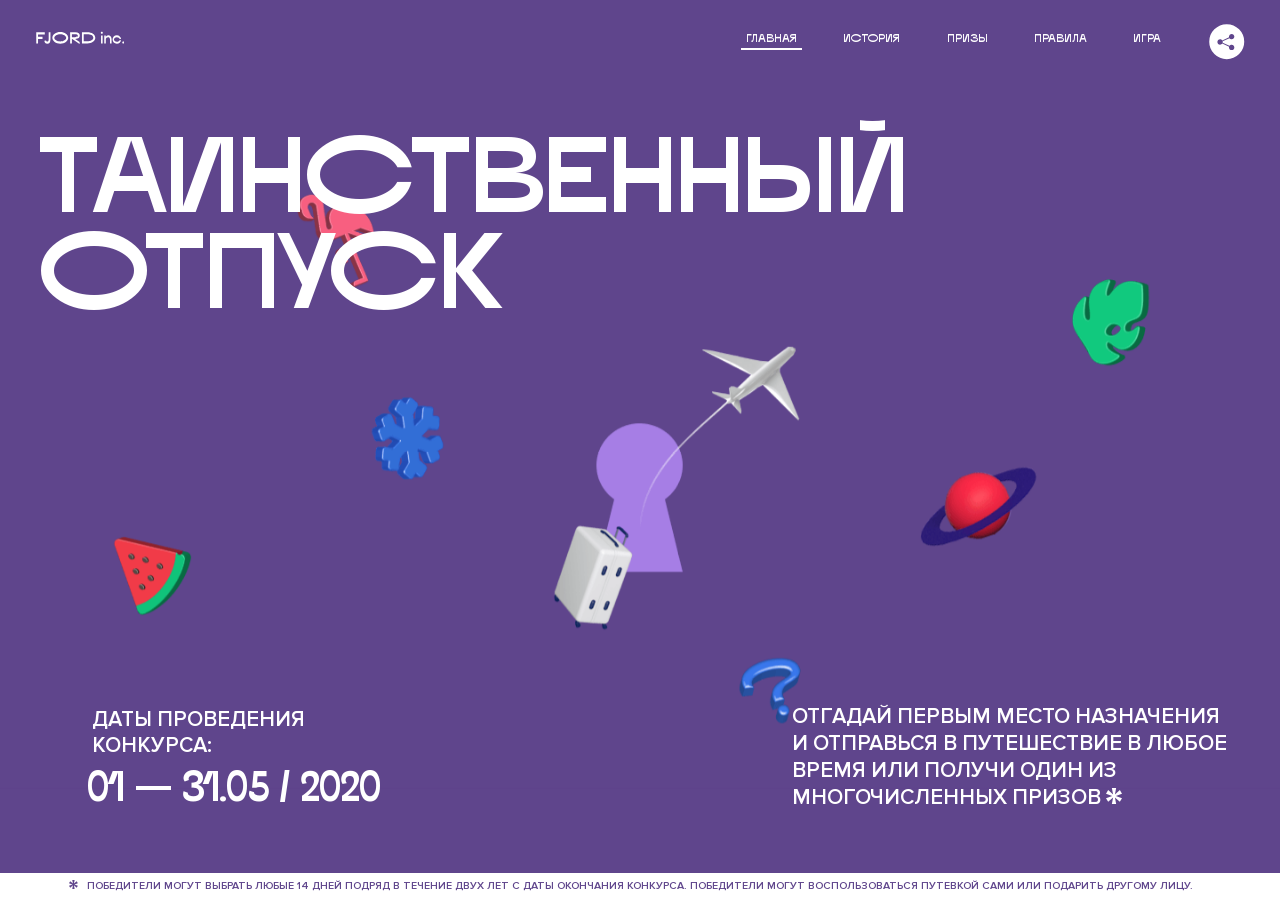
<file: 1/index.html>
<!DOCTYPE html>
<html lang="ru">
<head>
  <meta charset="UTF-8">
  <meta name="description" content="">
  <meta name="viewport" content="width=device-width, initial-scale=1.0">
  <meta http-equiv="X-UA-Compatible" content="ie=edge">
  <title>Mysterious Vacation</title>
<link href="css/style.min.css" rel="stylesheet">  <base href="https://htmlacademy-animation.github.io/2357193-magic-vacation-1/1/">
</head>
<body>

  <header class="page-header js-header">
    <div class="page-header__wrapper">
      <a href="#" class="page-header__logo" aria-label="Перейти на страницу FJORD.Inc">
        <svg width="100" height="15" viewBox="0 0 100 15" fill="none" xmlns="http://www.w3.org/2000/svg">
          <path d="M0.26 1.4V14H2.276V8.906H7.334V6.44H2.276V3.848H9.872V1.4H0.26ZM12.733 14.36C15.127 14.36 16.243 12.65 16.243 9.5V1.4H14.263V8.96C14.263 11.21 13.723 11.876 12.733 11.876C11.833 11.876 11.473 11.3 11.347 10.58L9.36702 10.94C9.63702 13.046 10.663 14.36 12.733 14.36ZM18.3918 7.7C18.3918 11.372 22.3878 14.36 27.3198 14.36C32.2518 14.36 36.2478 11.372 36.2478 7.7C36.2478 4.028 32.2518 1.04 27.3198 1.04C22.3878 1.04 18.3918 4.028 18.3918 7.7ZM20.6058 7.7C20.6058 5.378 23.6118 3.524 27.3198 3.524C30.9918 3.524 33.9798 5.378 33.9798 7.7C33.9798 10.004 30.9918 11.858 27.3198 11.858C23.6118 11.858 20.6058 10.004 20.6058 7.7ZM40.403 14V8.906H40.799L49.079 14.702V12.38L44.039 8.906H44.201C47.999 8.906 49.277 7.304 49.277 5.162C49.277 3.092 47.999 1.4 44.201 1.4H38.387V14H40.403ZM43.535 3.722C45.785 3.722 47.045 4.136 47.045 5.432C47.045 6.764 45.785 7.034 43.535 7.034H40.403V3.722H43.535ZM51.6936 1.382V14H57.8676C62.7456 14 66.7236 11.534 66.7236 7.7C66.7236 3.848 62.7456 1.382 57.8676 1.382H51.6936ZM53.7096 11.624V3.722H57.5436C61.5396 3.722 64.4916 5.018 64.4916 7.7C64.4916 10.238 61.5396 11.624 57.5436 11.624H53.7096ZM73.1832 14.018H74.9832V5H73.1832V14.018ZM72.9132 1.976C72.9132 2.57 73.3992 3.092 74.0832 3.092C74.7492 3.092 75.2352 2.57 75.2352 1.976C75.2352 1.382 74.7672 0.805999 74.0832 0.805999C73.3812 0.805999 72.9132 1.382 72.9132 1.976ZM76.7867 14H78.5687V9.104C78.7487 8.006 79.5947 6.962 81.0887 6.962C82.1147 6.962 83.2667 7.448 83.2667 9.554V14H85.0487V9.014C85.0487 6.152 83.2307 4.73 81.3587 4.73C79.9187 4.73 79.0727 5.558 78.5687 6.854V5H76.7867V14ZM90.9898 14.27C93.5098 14.27 95.3818 12.506 95.7238 10.328H94.0498C93.7258 11.3 92.6998 12.02 90.9898 12.02C88.8478 12.02 87.7678 10.922 87.7678 9.59C87.7678 8.24 88.8478 6.962 90.9898 6.962C92.7538 6.962 93.7978 7.844 94.0858 8.924H95.7418C95.4358 6.71 93.6178 4.73 90.9898 4.73C88.0918 4.73 86.1298 7.124 86.1298 9.59C86.1298 12.074 88.1278 14.27 90.9898 14.27ZM97.0693 12.938C97.0693 13.658 97.5553 14.144 98.2753 14.144C98.9953 14.144 99.4813 13.658 99.4813 12.938C99.4813 12.2 98.9953 11.714 98.2753 11.714C97.5553 11.714 97.0693 12.2 97.0693 12.938Z" fill="currentColor"></path>
        </svg>
      </a>
      <button class="page-header__toggler js-menu-toggler" type="button" aria-label="Управление мобильным меню"><span>Меню</span></button>
      <nav class="page-header__nav">
        <div class="page-header__menu js-menu" id="menu">
          <ul>
            <li>
              <a class="js-menu-link active" href="#top" data-href="top">главная</a>
            </li>
            <li>
              <a class="js-menu-link" href="#story" data-href="story">история</a>
            </li>
            <li>
              <a class="js-menu-link" href="#prizes" data-href="prizes">призы</a>
            </li>
            <li>
              <a class="js-menu-link" href="#rules" data-href="rules">правила</a>
            </li>
            <li>
              <a class="js-menu-link" href="#game" data-href="game">игра</a>
            </li>
          </ul>
        </div>
        <div class="page-header__social">
          <div class="social-block js-social-block">
            <button class="social-block__toggler" aria-label="Управлять блоком с социальными кнопками">
              <svg width="26" height="22" viewBox="0 0 27 22" fill="none" xmlns="http://www.w3.org/2000/svg">
                <path d="M19.6721 7.43664C21.6273 7.43664 23.213 5.85095 23.213 3.89566C23.213 1.94037 21.6273 0.354675 19.6721 0.354675C17.7168 0.354675 16.1311 1.94037 16.1311 3.89566C16.1311 4.19968 16.1728 4.49178 16.2458 4.77345L7.21751 8.95527C6.57519 8.05214 5.52303 7.46049 4.33078 7.46049C2.37549 7.46049 0.789795 9.04618 0.789795 11.0015C0.789795 12.9568 2.37549 14.5425 4.33078 14.5425C5.52303 14.5425 6.57668 13.9508 7.21751 13.0477L16.2458 17.2295C16.1743 17.5112 16.1311 17.8033 16.1311 18.1073C16.1311 20.0626 17.7168 21.6483 19.6721 21.6483C21.6273 21.6483 23.213 20.0626 23.213 18.1073C23.213 16.152 21.6273 14.5663 19.6721 14.5663C18.4798 14.5663 17.4262 15.158 16.7853 16.0611L7.75701 11.8793C7.82854 11.5976 7.87176 11.3055 7.87176 11.0015C7.87176 10.6974 7.83003 10.4053 7.75701 10.1237L16.7853 5.94186C17.4262 6.84499 18.4783 7.43664 19.6721 7.43664Z" fill="currentColor"></path>
              </svg>
            </button>
            <ul class="social-block__list">
              <li>
                <a class="social-block__link social-block__link--fb" href="#" aria-label="Мы на Facebook">
                  <svg width="8" height="17" viewBox="0 0 8 17" fill="none" xmlns="http://www.w3.org/2000/svg">
                    <path d="M4.24646 16.9899H1.09275L1.05793 8.49828H0V5.30707H1.05793V3.81124C1.05793 1.42084 2.57654 0 5.21735 0H7.41758V3.18585H5.30841C4.28262 3.18585 4.2478 3.48582 4.2478 4.24914V5.30707H7.42964L7.16716 8.49828H4.2478V16.9899H4.24646Z" fill="currentColor"></path>
                  </svg>
                </a>
              </li>
              <li>
                <a class="social-block__link social-block__link--insta" href="#" aria-label="Мы в Instagram">
                  <svg width="15" height="15" viewBox="0 0 15 15" fill="none" xmlns="http://www.w3.org/2000/svg">
                    <path d="M11.0197 0H4.19806C2.14246 0 0.471191 1.66993 0.471191 3.72285V10.5499C0.471191 12.6082 2.14112 14.2727 4.19806 14.2727H11.0197C13.0753 14.2727 14.7466 12.6082 14.7466 10.5499V3.72285C14.7466 1.67127 13.0753 0 11.0197 0ZM11.0197 12.4849H4.19806C3.13076 12.4849 2.26432 11.6158 2.26432 10.5512V3.72419C2.26432 2.65956 3.13076 1.79715 4.19806 1.79715H11.0197C12.087 1.79715 12.9535 2.6609 12.9535 3.72419V10.5512C12.9535 11.6145 12.087 12.4849 11.0197 12.4849Z" fill="currentColor"></path>
                    <path d="M7.60887 3.11084C5.38989 3.11084 3.58203 4.9187 3.58203 7.14036C3.58203 9.35532 5.38989 11.1645 7.60887 11.1645C9.83053 11.1645 11.6357 9.35666 11.6357 7.14036C11.6357 4.9187 9.83053 3.11084 7.60887 3.11084ZM7.60887 9.36871C6.37551 9.36871 5.37784 8.37372 5.37784 7.14036C5.37784 5.90699 6.37551 4.90665 7.60887 4.90665C8.83822 4.90665 9.84259 5.90833 9.84259 7.14036C9.84392 8.37238 8.83822 9.36871 7.60887 9.36871Z" fill="currentColor"></path>
                    <path d="M11.3573 2.35962C10.8256 2.35962 10.3931 2.79752 10.3931 3.32381C10.3931 3.85546 10.8256 4.29336 11.3573 4.29336C11.8862 4.29336 12.3215 3.85546 12.3215 3.32381C12.3215 2.79752 11.8862 2.35962 11.3573 2.35962Z" fill="currentColor"></path>
                  </svg>
                </a>
              </li>
              <li>
                <a class="social-block__link social-block__link--vk" href="#" aria-label="Мы ВКонтакте">
                  <svg width="17" height="10" viewBox="0 0 17 10" fill="none" xmlns="http://www.w3.org/2000/svg">
                    <path d="M14.1234 4.9002C14.1234 4.9002 16.3623 1.72708 16.5866 0.680242C16.6595 0.312285 16.4947 0.103188 16.1069 0.103188C16.1069 0.103188 14.8193 0.103188 14.168 0.103188C13.7235 0.103188 13.5587 0.293278 13.4235 0.579768C13.4235 0.579768 12.3724 2.82553 11.0969 4.24712C10.6861 4.70333 10.4781 4.84318 10.2511 4.84318C10.0646 4.84318 9.98625 4.6911 9.98625 4.27834V0.649016C9.98625 0.147997 9.92545 0.00135496 9.5066 0.00135496H6.39628C6.15578 0.00135496 6.0085 0.134417 6.0085 0.324506C6.0085 0.801084 6.73406 0.908351 6.73406 2.20231V4.87305C6.73406 5.40529 6.70569 5.61575 6.45303 5.61575C5.78016 5.61575 4.19528 3.30618 3.30623 0.678887C3.12923 0.145282 2.93737 0 2.43475 0H0.486409C0.205373 0 0 0.190085 0 0.476576C0 0.991172 0.60666 3.40801 2.99277 6.64358C4.59927 8.8201 6.70569 10 8.60269 10C9.76196 10 10.0416 9.80312 10.0416 9.31432V7.63883C10.0416 7.22607 10.2065 7.04956 10.4429 7.04956C10.7078 7.04956 11.1847 7.13238 12.2805 8.22268C13.5843 9.47862 13.6762 10 14.3896 10H16.5676C16.7919 10 17 9.89273 17 9.52342C17 9.02919 16.3623 8.15343 15.384 7.10659C14.9801 6.56755 14.3302 5.98914 14.1248 5.72301C13.8275 5.40801 13.9154 5.23014 14.1234 4.9002Z" fill="currentColor"></path>
                  </svg>
                </a>
              </li>
            </ul>
          </div>
        </div>
      </nav>
    </div>
  </header>

  <main class="page-content">

    <section class="animation-screen"></section>

    <section class="screen screen--hidden screen--intro" id="top">
      <div class="screen__wrapper">
        <div class="intro">
          <h1 class="intro__title">Таинственный отпуск</h1>
          <div class="intro__content">
            <div class="intro__info">
              <p class="intro__label">Даты проведения конкурса:</p>
              <p class="intro__date">01 — 31.05 / 2020</p>
            </div>
            <div class="intro__message">
              <p>
                Отгадай первым место назначения и&nbsp;отправься в&nbsp;путешествие в&nbsp;любое время или получи один из многочисленных призов
                <svg width="16" height="16" viewBox="0 0 10 10" fill="none" xmlns="http://www.w3.org/2000/svg">
                  <path d="M0 6.35337L3.90271 4.99012L0 3.64663L1.34615 1.32374L4.44287 4.01073L3.67364 0H6.34615L5.57692 4.01073L8.65385 1.32374L10 3.64663L6.13405 4.99012L10 6.35337L8.65385 8.65651L5.57692 5.98927L6.34615 10H3.67364L4.44287 5.96952L1.34615 8.65651L0 6.35337Z" fill="currentColor"></path>
                </svg>
              </p>
            </div>
          </div>
        </div>
      </div>
      <div class="screen__footer js-footer">
        <button class="screen__footer-enlarge js-footer-toggler" type="button" aria-label="Показать сообщение">
          <svg width="10" height="10" viewBox="0 0 10 10" fill="none" xmlns="http://www.w3.org/2000/svg">
            <path d="M0 6.35337L3.90271 4.99012L0 3.64663L1.34615 1.32374L4.44287 4.01073L3.67364 0H6.34615L5.57692 4.01073L8.65385 1.32374L10 3.64663L6.13405 4.99012L10 6.35337L8.65385 8.65651L5.57692 5.98927L6.34615 10H3.67364L4.44287 5.96952L1.34615 8.65651L0 6.35337Z" fill="currentColor"></path>
          </svg>
        </button>
        <button class="screen__footer-collapse js-footer-toggler" type="button" aria-label="Скрыть сообщение">
          <svg width="13" height="13" viewBox="0 0 13 13" fill="none" xmlns="http://www.w3.org/2000/svg">
            <line x1="12.3536" y1="0.353553" x2="0.738349" y2="11.9688" stroke="currentColor"></line>
            <line x1="0.738319" y1="0.539925" x2="12.3535" y2="12.1551" stroke="currentColor"></line>
          </svg>
        </button>
        <div class="screen__footer-wrapper">
          <div class="screen__footer-announce">
            <p class="screen__footer-label">Даты проведения конкурса:</p>
            <p class="screen__footer-date">01 — 31.05 / 2020</p>
          </div>
          <div class="screen__footer-note">
            <p>
              <svg width="10" height="10" viewBox="0 0 10 10" fill="none" xmlns="http://www.w3.org/2000/svg">
                <path d="M0 6.35337L3.90271 4.99012L0 3.64663L1.34615 1.32374L4.44287 4.01073L3.67364 0H6.34615L5.57692 4.01073L8.65385 1.32374L10 3.64663L6.13405 4.99012L10 6.35337L8.65385 8.65651L5.57692 5.98927L6.34615 10H3.67364L4.44287 5.96952L1.34615 8.65651L0 6.35337Z" fill="currentColor"></path>
              </svg>
              <span>Победители могут выбрать любые 14 дней подряд в&nbsp;течение двух лет с&nbsp;даты окончания конкурса. Победители могут воспользоваться путевкой сами или подарить другому лицу.</span>
            </p>
          </div>
        </div>
      </div>
    </section>

    <section class="screen screen--hidden screen--story" id="story">

      <div class="slider swiper-container js-slider">

        <div class="swiper-wrapper">

          <div class="slider__item swiper-slide">
            <h2 class="slider__item-title">История</h2>
            <p class="slider__item-text">Джеймс Таргет был основателем компании &laquo;Fjord Inc.&raquo;. С&nbsp;1965 года &laquo;Fjord Inc.&raquo; прославилась надёжными и&nbsp;удобными чемоданами и&nbsp;аксессуарами для туристов.</p>
          </div>

          <div class="slider__item swiper-slide">
            <p class="slider__item-text">Когда Джеймсу было 7&nbsp;лет, в&nbsp;их&nbsp;доме гостил дядюшка и&nbsp;развлекал детей рассказами о&nbsp;своей поездке в&nbsp;место, показавшееся малышу Таргету невероятным. Тогда Джеймс решил, что однажды посетит его, но&nbsp;не&nbsp;будет рассказывать о&nbsp;мечте, пока не&nbsp;осуществит.</p>
          </div>

          <div class="slider__item swiper-slide">
            <p class="slider__item-text">Джеймс Таргет стал увлеченным путешественником. Он&nbsp;посетил 5&nbsp;континентов, 126&nbsp;стран.</p>
          </div>

          <div class="slider__item swiper-slide">
            <p class="slider__item-text">Он&nbsp;сплавлялся по&nbsp;Амазонке и&nbsp;погружался в&nbsp;пещеры Франции, медитировал в&nbsp;горах Тибета и&nbsp;пожимал руку вождя племени Акугауа.</p>
          </div>

          <div class="slider__item swiper-slide">
            <p class="slider__item-text">Из&nbsp;своих поездок Джеймс Таргет привозил идеи, как сделать свои чемоданы &laquo;Fjord Inc.&raquo; удобными и&nbsp;приспособленными к&nbsp;разным дорожным условиям.</p>
          </div>

          <div class="slider__item swiper-slide">
            <p class="slider__item-text">Всё это время Джеймс не&nbsp;оставлял идею поездки своей мечты. Однако, как только он&nbsp;брался за&nbsp;планирование, возникали препятствия, не&nbsp;позволяющие отправиться туда.</p>
          </div>

          <div class="slider__item swiper-slide">
            <p class="slider__item-text">В&nbsp;возрасте 67&nbsp;лет Джеймс Таргет попал под лавину и&nbsp;погиб. В&nbsp;своём завещании он&nbsp;поручил отправить в&nbsp;заветное путешествие трёх смельчаков, единых с&nbsp;ним духом.</p>
          </div>

          <div class="slider__item swiper-slide">
            <p class="slider__item-text">Тех, кто сможет узнать таинственное место, задавая вопросы специально обученному ИИ&nbsp;&laquo;Соне&raquo;, ждет фантастическое путешествие.</p>
          </div>
        </div>
        <div class="slider__controls">
          <button class="slider__control slider__control--prev js-control-prev" type="button" aria-label="Показать предыдущую историю">
            <svg width="12" height="22" viewBox="0 0 12 22" fill="none" xmlns="http://www.w3.org/2000/svg">
              <path d="M11 1L1 11L11 21" stroke="currentColor" stroke-width="2" stroke-linejoin="round"></path>
            </svg>
          </button>
          <button class="slider__control slider__control--next js-control-next" type="button" aria-label="Показать следующую историю">
            <svg width="12" height="22" viewBox="0 0 12 22" fill="none" xmlns="http://www.w3.org/2000/svg">
              <path d="M1 1L11 11L1 21" stroke="currentColor" stroke-width="2" stroke-linejoin="round"></path>
            </svg>
          </button>
        </div>
        <div class="slider__pagination swiper-pagination"></div>
      </div>
    </section>

    <section class="screen screen--hidden screen--prizes" id="prizes">
      <div class="screen__wrapper">
        <div class="prizes">
          <h2 class="prizes__title">ПРизы</h2>
          <div class="prizes__lead">
            <p>Найди ответ и&nbsp;получи один из&nbsp;призов:</p>
          </div>
          <ul class="prizes__list">
            <li class="prizes__item prizes__item--journeys">
              <div class="prizes__icon">
                <picture>
                  <source srcset="img/prize1-mob.svg" media="(orientation: portrait)">
                  <img src="img/prize1.svg" alt="">
                </picture>
              </div>
              <p class="prizes__desc">
                <b>3</b>
                <span>загадочных путешествия</span>
              </p>
            </li>
            <li class="prizes__item prizes__item--cases">
              <div class="prizes__icon">
                <picture>
                  <source srcset="img/prize2-mob.svg" media="(orientation: portrait)">
                  <img src="img/prize2.svg" alt="">
                </picture>
              </div>
              <p class="prizes__desc">
                <b>7</b>
                <span>надежных чемоданов</span>
              </p>
            </li>
            <li class="prizes__item prizes__item--codes">
              <div class="prizes__icon">
                <picture>
                  <source srcset="img/prize3-mob.svg" media="(orientation: portrait)">
                  <img src="img/prize3.svg" alt="">
                </picture>
              </div>
              <p class="prizes__desc">
                <b>900</b>
                <span>
                  промокодов на&nbsp;скидку 15%
                  <svg width="10" height="10" viewBox="0 0 10 10" fill="none" xmlns="http://www.w3.org/2000/svg">
                    <path d="M0 6.35337L3.90271 4.99012L0 3.64663L1.34615 1.32374L4.44287 4.01073L3.67364 0H6.34615L5.57692 4.01073L8.65385 1.32374L10 3.64663L6.13405 4.99012L10 6.35337L8.65385 8.65651L5.57692 5.98927L6.34615 10H3.67364L4.44287 5.96952L1.34615 8.65651L0 6.35337Z" fill="currentColor"></path>
                  </svg>
                </span>
              </p>
            </li>
          </ul>
        </div>
      </div>
      <div class="screen__footer js-footer">
        <button class="screen__footer-enlarge js-footer-toggler" type="button" aria-label="Показать сообщение">
          <svg width="10" height="10" viewBox="0 0 10 10" fill="none" xmlns="http://www.w3.org/2000/svg">
            <path d="M0 6.35337L3.90271 4.99012L0 3.64663L1.34615 1.32374L4.44287 4.01073L3.67364 0H6.34615L5.57692 4.01073L8.65385 1.32374L10 3.64663L6.13405 4.99012L10 6.35337L8.65385 8.65651L5.57692 5.98927L6.34615 10H3.67364L4.44287 5.96952L1.34615 8.65651L0 6.35337Z" fill="currentColor"></path>
          </svg>
        </button>
        <button class="screen__footer-collapse js-footer-toggler" type="button" aria-label="Скрыть сообщение">
          <svg width="13" height="13" viewBox="0 0 13 13" fill="none" xmlns="http://www.w3.org/2000/svg">
            <line x1="12.3536" y1="0.353553" x2="0.738349" y2="11.9688" stroke="currentColor"></line>
            <line x1="0.738319" y1="0.539925" x2="12.3535" y2="12.1551" stroke="currentColor"></line>
          </svg>
        </button>
        <div class="screen__footer-wrapper">
          <div class="screen__footer-announce">
            <p class="screen__footer-label">Даты проведения конкурса:</p>
            <p class="screen__footer-date">01 — 31.05 / 2020</p>
          </div>
          <div class="screen__footer-note">
            <p>
              <svg width="10" height="10" viewBox="0 0 10 10" fill="none" xmlns="http://www.w3.org/2000/svg">
                <path d="M0 6.35337L3.90271 4.99012L0 3.64663L1.34615 1.32374L4.44287 4.01073L3.67364 0H6.34615L5.57692 4.01073L8.65385 1.32374L10 3.64663L6.13405 4.99012L10 6.35337L8.65385 8.65651L5.57692 5.98927L6.34615 10H3.67364L4.44287 5.96952L1.34615 8.65651L0 6.35337Z" fill="currentColor"></path>
              </svg>
              <span>Скидка&nbsp;15% на&nbsp;единоразовое приобретение путёвки с&nbsp;1&nbsp;июня 2020 по&nbsp;31&nbsp;мая 2022&nbsp;года. Суммируется с&nbsp;другими акциями</span>
            </p>
          </div>
        </div>
      </div>
    </section>

    <section class="screen screen--hidden screen--rules" id="rules">
      <div class="screen__wrapper">
        <div class="rules">
          <h2 class="rules__title">Правила</h2>
          <div class="rules__lead">
            <p>Для того чтобы получить наследство Джеймса Таргета, тебе нужно выведать у&nbsp;&laquo;Сони&raquo;, куда предстоит отправиться тебе в&nbsp;случае победы</p>
          </div>
          <ol class="rules__list">
            <li class="rules__item">
              <p>Тебе отводится <br>5&nbsp;минут</p>
            </li>
            <li class="rules__item">
              <p>Задавай любые вопросы в&nbsp;текстовом поле</p>
            </li>
            <li class="rules__item">
              <p>Нажимай кнопку &laquo;Узнать&raquo;, чтобы получить ответ</p>
            </li>
            <li class="rules__item">
              <p>&laquo;Соня&raquo; может отвечать только&nbsp;Да или Нет</p>
            </li>
          </ol>
          <a href="#game" class="rules__link btn">Погнали!</a>
        </div>
      </div>
      <div class="screen__disclaimer">
        <div class="disclaimer">
          <ul>
            <li>
              <a href="#">Правовая информация</a>
            </li>
            <li>
              <a href="#">Подробные правила</a>
            </li>
          </ul>
        </div>
      </div>
    </section>

    <section class="screen screen--hidden screen--game" id="game">
      <div class="screen__wrapper">
        <div class="game">
          <div class="game__header">
            <h2 class="game__title">Игра</h2>
            <div class="game__counter">
              <span>05</span>:<span>00</span>
            </div>
          </div>
          <div class="game__body">
            <div class="chat">
              <div class="chat__body js-chat">
                <ul class="chat__list" id="messages"></ul>
              </div>
              <div class="chat__footer">
                <form action="#" method="post" class="form" id="message-form">
                  <label for="message-field" class="visually-hidden">Поле для ввода вопроса</label>
                  <input type="text" class="form__field" id="message-field">
                  <button class="form__button btn">
                    Узнать
                    <svg width="18" height="19" viewBox="0 0 18 19" fill="none" xmlns="http://www.w3.org/2000/svg">
                      <path stroke="currentColor" stroke-width="2" d="M9 19V1"></path>
                      <path d="M1 9l8-8 8 8" stroke="currentColor" stroke-width="2" stroke-linejoin="round"></path>
                    </svg>
                  </button>
                </form>
              </div>
            </div>
          </div>
          <!-- временные кнопки для показа результата -->
          <div class="game__buttons">
            <button class="game__button btn js-show-result" type="button" data-target="result">Положительный результат</button>
            <button class="game__button btn js-show-result" type="button" data-target="result2">Положительный результат - 2</button>
            <button class="game__button btn js-show-result" type="button" data-target="result3">Отрицательный результат</button>
          </div>
        </div>
      </div>
    </section>

    <section class="screen screen--hidden screen--result" id="result">
      <div class="screen__wrapper">
        <div class="result result--trip">
          <div class="result__image">
            <picture>
              <source srcset="img/result1-mob.png 1x, img/result1-mob@2x.png 2x" media="(max-width: 768px) and (orientation: portrait)">
              <img src="img/result1.png" srcset="img/result1@2x.png 2x" alt="">
            </picture>
          </div>
          <h2 class="result__title">
            <span class="visually-hidden">ПОбеда!</span>
            <svg xmlns="http://www.w3.org/2000/svg" viewBox="0 0 568.85 109.24">
              <path d="M16,24.44V92H2.6V8H75V92H61.52V24.44H16Z" transform="translate(-2.1 -1.5)" fill="none" stroke="currentColor"></path>
              <path d="M148.76,5.6c32.88,0,59.52,19.92,59.52,44.4s-26.64,44.4-59.52,44.4S89.24,74.48,89.24,50,115.88,5.6,148.76,5.6Zm0,72.12c24.48,0,44.4-12.36,44.4-27.72s-19.92-27.84-44.4-27.84C124,22.16,104,34.52,104,50S124,77.72,148.76,77.72Z" transform="translate(-2.1 -1.5)" fill="none" stroke="currentColor"></path>
              <path d="M287.36,8V24.44H236v14.4h25.32c25.44,0,34,11.16,34,26.52,0,15.6-8.52,26.64-34,26.64H222.56V8h64.8ZM256.88,76.52c15.12,0,23.52-2,23.52-11.52S272,54.44,256.88,54.44H236V76.52h20.88Z" transform="translate(-2.1 -1.5)" fill="none" stroke="currentColor"></path>
              <path d="M371.47,8V24.44H320.84V41.6h33.6V58h-33.6V75.56h50.64V92H307.4V8h64.08Z" transform="translate(-2.1 -1.5)" fill="none" stroke="currentColor"></path>
              <path d="M382.39,110.24V75.56h7.44c4.56-4.68,7.8-18.36,8.76-56L399,8h48.6V75.56h10v34.68H442.87V92H397v18.24H382.39Zm51.72-34.68V24.44H411.55v3.12c-0.48,22.44-3.24,37.68-7.2,48h29.76Z" transform="translate(-2.1 -1.5)" fill="none" stroke="currentColor"></path>
              <path d="M463.75,92l28-84h27.12l28.08,84H533.47l-7.8-23.52h-37.8L480.07,92H463.75Zm56.64-40L507,11.84,493.51,52h26.88Z" transform="translate(-2.1 -1.5)" fill="none" stroke="currentColor"></path>
              <path d="M554.12,70.4L555.55,2H569l1.44,68.4H554.12Zm8.28,6.36c4.8,0,8,3.24,8,8.16a8,8,0,1,1-16.08,0C554.35,80,557.59,76.76,562.39,76.76Z" transform="translate(-2.1 -1.5)" fill="none" stroke="currentColor"></path>
            </svg>
          </h2>
          <div class="result__text">
            <p>ты&nbsp;отправляешься в&nbsp;Арктику!</p>
          </div>
          <div class="result__form">
            <form action="#" method="post" class="form form--result">
              <label for="email-field" class="form__label">зарегистрируй результат</label>
              <input type="email" class="form__field" id="email-field" placeholder="e-mail для регистации результата и получения приза" required="">
              <button class="form__button btn">
                отправить
                <svg width="18" height="19" viewBox="0 0 18 19" fill="none" xmlns="http://www.w3.org/2000/svg">
                  <path stroke="currentColor" stroke-width="2" d="M9 19V1"></path>
                  <path d="M1 9l8-8 8 8" stroke="currentColor" stroke-width="2" stroke-linejoin="round"></path>
                </svg>
              </button>
            </form>
          </div>
        </div>
      </div>
    </section>

    <section class="screen screen--hidden screen--result" id="result2">
      <div class="screen__wrapper">
        <div class="result result--prize">
          <div class="result__image">
            <picture>
              <source srcset="img/result2-mob.png 1x, img/result2-mob@2x.png 2x" media="(max-width: 768px) and (orientation: portrait)">
              <img src="img/result2.png" srcset="img/result2@2x.png 2x" alt="">
            </picture>
          </div>
          <h2 class="result__title">
            <span class="visually-hidden">ПОбеда!</span>
            <svg xmlns="http://www.w3.org/2000/svg" viewBox="0 0 568.85 109.24">
              <path d="M16,24.44V92H2.6V8H75V92H61.52V24.44H16Z" transform="translate(-2.1 -1.5)" fill="none" stroke="currentColor"></path>
              <path d="M148.76,5.6c32.88,0,59.52,19.92,59.52,44.4s-26.64,44.4-59.52,44.4S89.24,74.48,89.24,50,115.88,5.6,148.76,5.6Zm0,72.12c24.48,0,44.4-12.36,44.4-27.72s-19.92-27.84-44.4-27.84C124,22.16,104,34.52,104,50S124,77.72,148.76,77.72Z" transform="translate(-2.1 -1.5)" fill="none" stroke="currentColor"></path>
              <path d="M287.36,8V24.44H236v14.4h25.32c25.44,0,34,11.16,34,26.52,0,15.6-8.52,26.64-34,26.64H222.56V8h64.8ZM256.88,76.52c15.12,0,23.52-2,23.52-11.52S272,54.44,256.88,54.44H236V76.52h20.88Z" transform="translate(-2.1 -1.5)" fill="none" stroke="currentColor"></path>
              <path d="M371.47,8V24.44H320.84V41.6h33.6V58h-33.6V75.56h50.64V92H307.4V8h64.08Z" transform="translate(-2.1 -1.5)" fill="none" stroke="currentColor"></path>
              <path d="M382.39,110.24V75.56h7.44c4.56-4.68,7.8-18.36,8.76-56L399,8h48.6V75.56h10v34.68H442.87V92H397v18.24H382.39Zm51.72-34.68V24.44H411.55v3.12c-0.48,22.44-3.24,37.68-7.2,48h29.76Z" transform="translate(-2.1 -1.5)" fill="none" stroke="currentColor"></path>
              <path d="M463.75,92l28-84h27.12l28.08,84H533.47l-7.8-23.52h-37.8L480.07,92H463.75Zm56.64-40L507,11.84,493.51,52h26.88Z" transform="translate(-2.1 -1.5)" fill="none" stroke="currentColor"></path>
              <path d="M554.12,70.4L555.55,2H569l1.44,68.4H554.12Zm8.28,6.36c4.8,0,8,3.24,8,8.16a8,8,0,1,1-16.08,0C554.35,80,557.59,76.76,562.39,76.76Z" transform="translate(-2.1 -1.5)" fill="none" stroke="currentColor"></path>
            </svg>
          </h2>
          <div class="result__text">
            <p>чемодан &laquo;Fjord&nbsp;Inc.&raquo;&nbsp;твой</p>
          </div>
          <div class="result__form">
            <form action="#" method="post" class="form form--result">
              <label for="email-field2" class="form__label">зарегистрируй результат</label>
              <input type="email" class="form__field" id="email-field2" placeholder="e-mail для регистации результата и получения приза" required="">
              <button class="form__button btn">
                отправить
                <svg width="18" height="19" viewBox="0 0 18 19" fill="none" xmlns="http://www.w3.org/2000/svg">
                  <path stroke="currentColor" stroke-width="2" d="M9 19V1"></path>
                  <path d="M1 9l8-8 8 8" stroke="currentColor" stroke-width="2" stroke-linejoin="round"></path>
                </svg>
              </button>
            </form>
          </div>
        </div>
      </div>
    </section>

    <section class="screen screen--hidden screen--result" id="result3">
      <div class="screen__wrapper">
        <div class="result result--negative">
          <div class="result__image">
            <picture>
              <source srcset="img/result3-mob.png 1x, img/result3-mob@2x.png 2x" media="(max-width: 768px) and (orientation: portrait)">
              <img src="img/result3.png" srcset="img/result3@2x.png 2x" alt="">
            </picture>
          </div>
          <h2 class="result__title">
            <span class="visually-hidden">Не угадал!</span>
            <svg xmlns="http://www.w3.org/2000/svg" viewBox="0 0 660.77 109.24">
              <path d="M2.66,92V8H16.1V42.2H53.3V8H66.74V92H53.3V58.64H16.1V92H2.66Z" transform="translate(-2.16 -1.5)" fill="none" stroke="currentColor"></path>
              <path d="M147.62,8V24.44H97V41.6h33.6V58H97V75.56h50.64V92H83.54V8h64.08Z" transform="translate(-2.16 -1.5)" fill="none" stroke="currentColor"></path>
              <path d="M199.22,8l20.52,42.36L235.34,8h16.44l-31,84H204.38l9.48-25.92L185.78,8h13.44Z" transform="translate(-2.16 -1.5)" fill="none" stroke="currentColor"></path>
              <path d="M273.74,24.44V92H260.3V8h50.16V24.44H273.74Z" transform="translate(-2.16 -1.5)" fill="none" stroke="currentColor"></path>
              <path d="M307.1,92l28-84h27.12l28.08,84H376.82L369,68.48h-37.8L323.42,92H307.1Zm56.64-40L350.3,11.84,336.86,52h26.88Z" transform="translate(-2.16 -1.5)" fill="none" stroke="currentColor"></path>
              <path d="M396.38,110.24V75.56h7.44c4.56-4.68,7.8-18.36,8.76-56L412.94,8h48.6V75.56h10v34.68H456.86V92H411v18.24H396.38ZM448.1,75.56V24.44H425.54v3.12c-0.48,22.44-3.24,37.68-7.2,48H448.1Z" transform="translate(-2.16 -1.5)" fill="none" stroke="currentColor"></path>
              <path d="M477.74,92l28-84h27.12L560.9,92H547.46l-7.8-23.52h-37.8L494.06,92H477.74Zm56.64-40-13.44-40.2L507.5,52h26.88Z" transform="translate(-2.16 -1.5)" fill="none" stroke="currentColor"></path>
              <path d="M568.7,76.88a13.77,13.77,0,0,0,5,1c6.6,0,10.44-6.24,12-58.32L586.22,8h46.2V92H619V24.44H598.82l-0.12,3.12C597.14,81,589,94.4,573.74,94.4a28.55,28.55,0,0,1-6.72-.84Z" transform="translate(-2.16 -1.5)" fill="none" stroke="currentColor"></path>
              <path d="M646.1,70.4L647.54,2H661l1.44,68.4H646.1Zm8.28,6.36c4.8,0,8,3.24,8,8.16a8,8,0,0,1-16.08,0C646.34,80,649.58,76.76,654.38,76.76Z" transform="translate(-2.16 -1.5)" fill="none" stroke="currentColor"></path>
            </svg>
          </h2>
          <button class="result__button js-play" type="button">
            не сдавайся!
            <span>
              <svg width="27" height="22" viewBox="0 0 27 22" fill="none" xmlns="http://www.w3.org/2000/svg">
                <path d="M10.6899 1.47998C5.42992 1.47998 1.16992 5.73998 1.16992 11C1.16992 16.26 5.42992 20.52 10.6899 20.52C15.9499 20.52 20.2099 16.26 20.2099 11V7.13998" stroke="currentColor" stroke-width="2" stroke-miterlimit="10"></path>
                <path d="M15.1099 12.5099L20.1499 7.13989L25.3099 12.6299" stroke="currentColor" stroke-width="2" stroke-miterlimit="10" stroke-linejoin="round"></path>
              </svg>
            </span>
          </button>
        </div>
      </div>
    </section>

  </main>

<script src="js/script.js"></script></body>
</html>
</file>
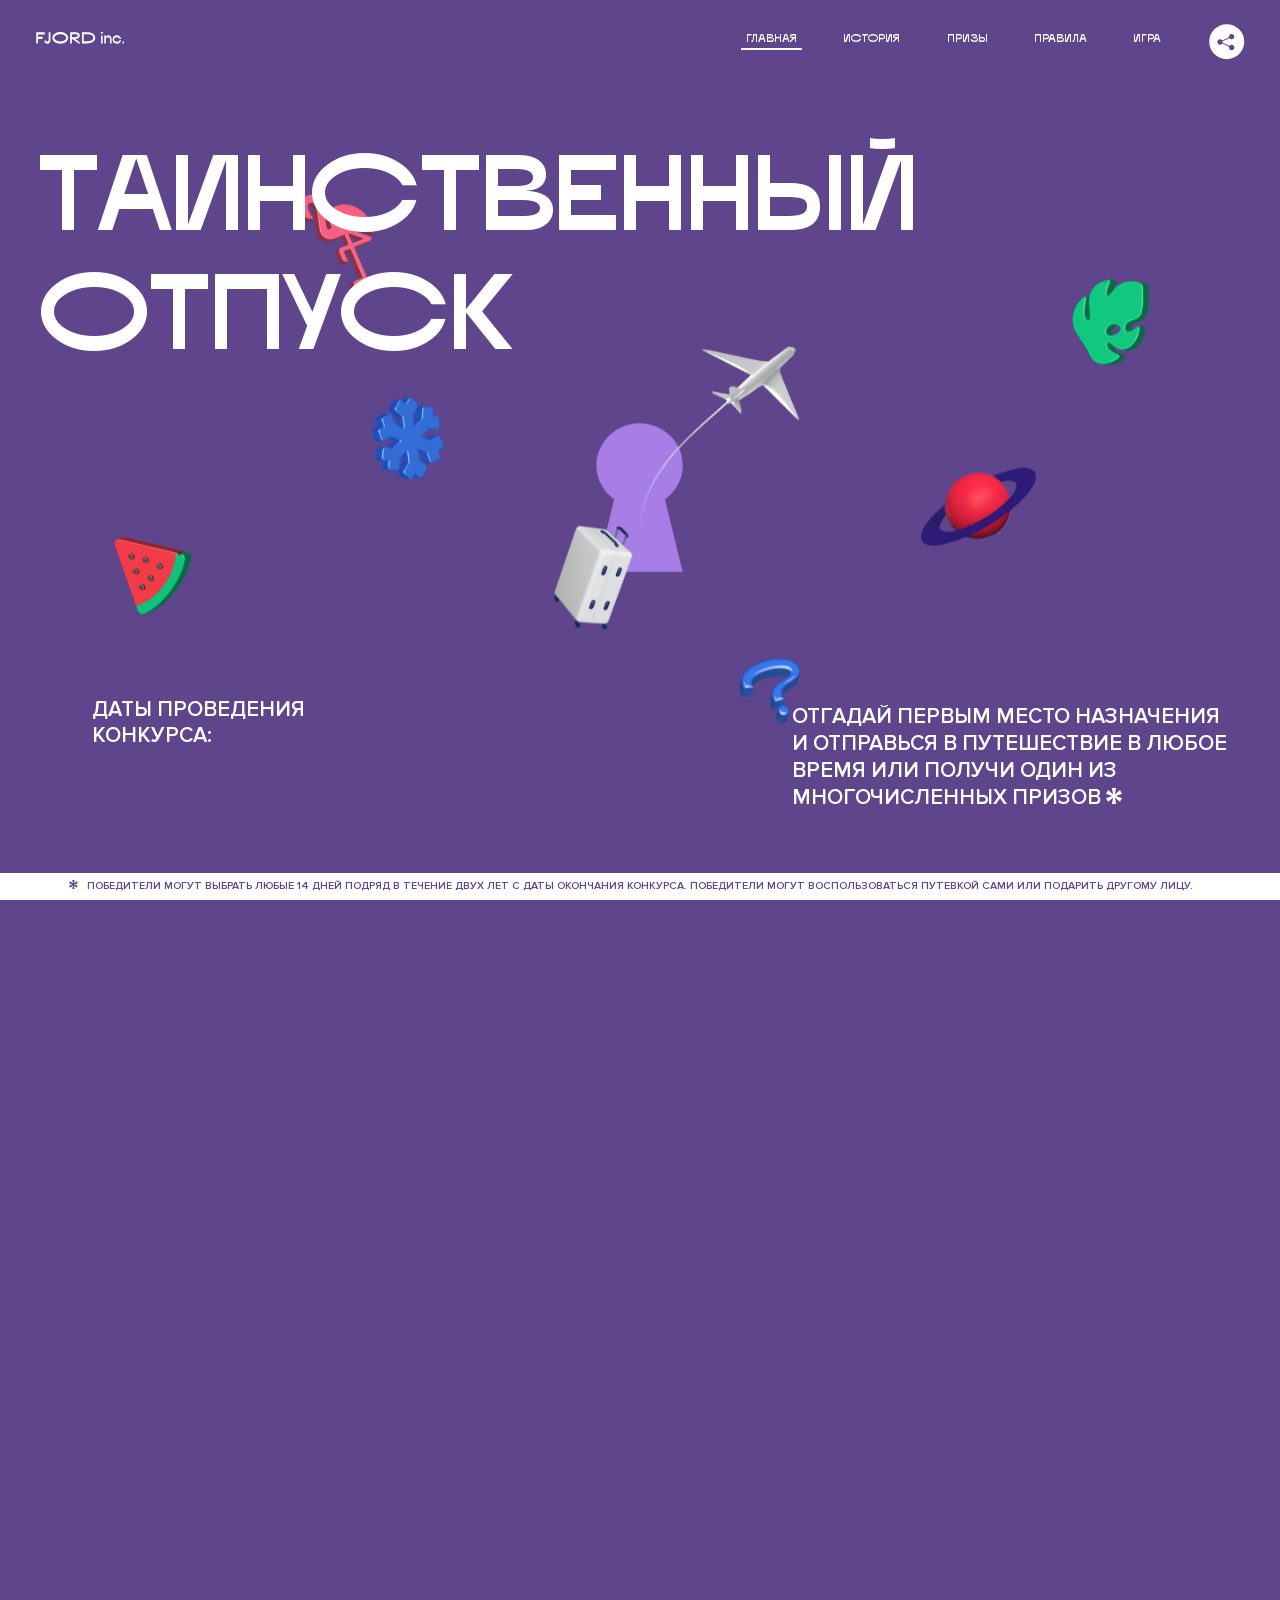
<file: 10/index.html>
<!DOCTYPE html>
<html lang="ru">
<head>
  <meta charset="UTF-8">
  <meta name="description" content="">
  <meta name="viewport" content="width=device-width, initial-scale=1.0">
  <meta http-equiv="X-UA-Compatible" content="ie=edge">
  <title>Mysterious Vacation</title>
<link href="css/style.min.css" rel="stylesheet">  <base href="https://htmlacademy-animation.github.io/2357193-magic-vacation-1/10/">
</head>
<body>

  <header class="page-header js-header">
    <div class="page-header__wrapper">
      <a href="#" class="page-header__logo" aria-label="Перейти на страницу FJORD.Inc">
        <svg width="100" height="15" viewBox="0 0 100 15" fill="none" xmlns="http://www.w3.org/2000/svg">
          <path d="M0.26 1.4V14H2.276V8.906H7.334V6.44H2.276V3.848H9.872V1.4H0.26ZM12.733 14.36C15.127 14.36 16.243 12.65 16.243 9.5V1.4H14.263V8.96C14.263 11.21 13.723 11.876 12.733 11.876C11.833 11.876 11.473 11.3 11.347 10.58L9.36702 10.94C9.63702 13.046 10.663 14.36 12.733 14.36ZM18.3918 7.7C18.3918 11.372 22.3878 14.36 27.3198 14.36C32.2518 14.36 36.2478 11.372 36.2478 7.7C36.2478 4.028 32.2518 1.04 27.3198 1.04C22.3878 1.04 18.3918 4.028 18.3918 7.7ZM20.6058 7.7C20.6058 5.378 23.6118 3.524 27.3198 3.524C30.9918 3.524 33.9798 5.378 33.9798 7.7C33.9798 10.004 30.9918 11.858 27.3198 11.858C23.6118 11.858 20.6058 10.004 20.6058 7.7ZM40.403 14V8.906H40.799L49.079 14.702V12.38L44.039 8.906H44.201C47.999 8.906 49.277 7.304 49.277 5.162C49.277 3.092 47.999 1.4 44.201 1.4H38.387V14H40.403ZM43.535 3.722C45.785 3.722 47.045 4.136 47.045 5.432C47.045 6.764 45.785 7.034 43.535 7.034H40.403V3.722H43.535ZM51.6936 1.382V14H57.8676C62.7456 14 66.7236 11.534 66.7236 7.7C66.7236 3.848 62.7456 1.382 57.8676 1.382H51.6936ZM53.7096 11.624V3.722H57.5436C61.5396 3.722 64.4916 5.018 64.4916 7.7C64.4916 10.238 61.5396 11.624 57.5436 11.624H53.7096ZM73.1832 14.018H74.9832V5H73.1832V14.018ZM72.9132 1.976C72.9132 2.57 73.3992 3.092 74.0832 3.092C74.7492 3.092 75.2352 2.57 75.2352 1.976C75.2352 1.382 74.7672 0.805999 74.0832 0.805999C73.3812 0.805999 72.9132 1.382 72.9132 1.976ZM76.7867 14H78.5687V9.104C78.7487 8.006 79.5947 6.962 81.0887 6.962C82.1147 6.962 83.2667 7.448 83.2667 9.554V14H85.0487V9.014C85.0487 6.152 83.2307 4.73 81.3587 4.73C79.9187 4.73 79.0727 5.558 78.5687 6.854V5H76.7867V14ZM90.9898 14.27C93.5098 14.27 95.3818 12.506 95.7238 10.328H94.0498C93.7258 11.3 92.6998 12.02 90.9898 12.02C88.8478 12.02 87.7678 10.922 87.7678 9.59C87.7678 8.24 88.8478 6.962 90.9898 6.962C92.7538 6.962 93.7978 7.844 94.0858 8.924H95.7418C95.4358 6.71 93.6178 4.73 90.9898 4.73C88.0918 4.73 86.1298 7.124 86.1298 9.59C86.1298 12.074 88.1278 14.27 90.9898 14.27ZM97.0693 12.938C97.0693 13.658 97.5553 14.144 98.2753 14.144C98.9953 14.144 99.4813 13.658 99.4813 12.938C99.4813 12.2 98.9953 11.714 98.2753 11.714C97.5553 11.714 97.0693 12.2 97.0693 12.938Z" fill="currentColor"></path>
        </svg>
      </a>
      <button class="page-header__toggler js-menu-toggler" type="button" aria-label="Управление мобильным меню"><span>Меню</span></button>
      <nav class="page-header__nav">
        <div class="page-header__menu js-menu" id="menu">
          <ul>
            <li>
              <a class="js-menu-link active" href="#top" data-href="top">главная</a>
            </li>
            <li>
              <a class="js-menu-link" href="#story" data-href="story">история</a>
            </li>
            <li>
              <a class="js-menu-link" href="#prizes" data-href="prizes">призы</a>
            </li>
            <li>
              <a class="js-menu-link" href="#rules" data-href="rules">правила</a>
            </li>
            <li>
              <a class="js-menu-link" href="#game" data-href="game">игра</a>
            </li>
          </ul>
        </div>
        <div class="page-header__social">
          <div class="social-block js-social-block">
            <button class="social-block__toggler" aria-label="Управлять блоком с социальными кнопками">
              <svg width="26" height="22" viewBox="0 0 27 22" fill="none" xmlns="http://www.w3.org/2000/svg">
                <path d="M19.6721 7.43664C21.6273 7.43664 23.213 5.85095 23.213 3.89566C23.213 1.94037 21.6273 0.354675 19.6721 0.354675C17.7168 0.354675 16.1311 1.94037 16.1311 3.89566C16.1311 4.19968 16.1728 4.49178 16.2458 4.77345L7.21751 8.95527C6.57519 8.05214 5.52303 7.46049 4.33078 7.46049C2.37549 7.46049 0.789795 9.04618 0.789795 11.0015C0.789795 12.9568 2.37549 14.5425 4.33078 14.5425C5.52303 14.5425 6.57668 13.9508 7.21751 13.0477L16.2458 17.2295C16.1743 17.5112 16.1311 17.8033 16.1311 18.1073C16.1311 20.0626 17.7168 21.6483 19.6721 21.6483C21.6273 21.6483 23.213 20.0626 23.213 18.1073C23.213 16.152 21.6273 14.5663 19.6721 14.5663C18.4798 14.5663 17.4262 15.158 16.7853 16.0611L7.75701 11.8793C7.82854 11.5976 7.87176 11.3055 7.87176 11.0015C7.87176 10.6974 7.83003 10.4053 7.75701 10.1237L16.7853 5.94186C17.4262 6.84499 18.4783 7.43664 19.6721 7.43664Z" fill="currentColor"></path>
              </svg>
            </button>
            <ul class="social-block__list">
              <li>
                <a class="social-block__link social-block__link--fb" href="#" aria-label="Мы на Facebook">
                  <svg width="8" height="17" viewBox="0 0 8 17" fill="none" xmlns="http://www.w3.org/2000/svg">
                    <path d="M4.24646 16.9899H1.09275L1.05793 8.49828H0V5.30707H1.05793V3.81124C1.05793 1.42084 2.57654 0 5.21735 0H7.41758V3.18585H5.30841C4.28262 3.18585 4.2478 3.48582 4.2478 4.24914V5.30707H7.42964L7.16716 8.49828H4.2478V16.9899H4.24646Z" fill="currentColor"></path>
                  </svg>
                </a>
              </li>
              <li>
                <a class="social-block__link social-block__link--insta" href="#" aria-label="Мы в Instagram">
                  <svg width="15" height="15" viewBox="0 0 15 15" fill="none" xmlns="http://www.w3.org/2000/svg">
                    <path d="M11.0197 0H4.19806C2.14246 0 0.471191 1.66993 0.471191 3.72285V10.5499C0.471191 12.6082 2.14112 14.2727 4.19806 14.2727H11.0197C13.0753 14.2727 14.7466 12.6082 14.7466 10.5499V3.72285C14.7466 1.67127 13.0753 0 11.0197 0ZM11.0197 12.4849H4.19806C3.13076 12.4849 2.26432 11.6158 2.26432 10.5512V3.72419C2.26432 2.65956 3.13076 1.79715 4.19806 1.79715H11.0197C12.087 1.79715 12.9535 2.6609 12.9535 3.72419V10.5512C12.9535 11.6145 12.087 12.4849 11.0197 12.4849Z" fill="currentColor"></path>
                    <path d="M7.60887 3.11084C5.38989 3.11084 3.58203 4.9187 3.58203 7.14036C3.58203 9.35532 5.38989 11.1645 7.60887 11.1645C9.83053 11.1645 11.6357 9.35666 11.6357 7.14036C11.6357 4.9187 9.83053 3.11084 7.60887 3.11084ZM7.60887 9.36871C6.37551 9.36871 5.37784 8.37372 5.37784 7.14036C5.37784 5.90699 6.37551 4.90665 7.60887 4.90665C8.83822 4.90665 9.84259 5.90833 9.84259 7.14036C9.84392 8.37238 8.83822 9.36871 7.60887 9.36871Z" fill="currentColor"></path>
                    <path d="M11.3573 2.35962C10.8256 2.35962 10.3931 2.79752 10.3931 3.32381C10.3931 3.85546 10.8256 4.29336 11.3573 4.29336C11.8862 4.29336 12.3215 3.85546 12.3215 3.32381C12.3215 2.79752 11.8862 2.35962 11.3573 2.35962Z" fill="currentColor"></path>
                  </svg>
                </a>
              </li>
              <li>
                <a class="social-block__link social-block__link--vk" href="#" aria-label="Мы ВКонтакте">
                  <svg width="17" height="10" viewBox="0 0 17 10" fill="none" xmlns="http://www.w3.org/2000/svg">
                    <path d="M14.1234 4.9002C14.1234 4.9002 16.3623 1.72708 16.5866 0.680242C16.6595 0.312285 16.4947 0.103188 16.1069 0.103188C16.1069 0.103188 14.8193 0.103188 14.168 0.103188C13.7235 0.103188 13.5587 0.293278 13.4235 0.579768C13.4235 0.579768 12.3724 2.82553 11.0969 4.24712C10.6861 4.70333 10.4781 4.84318 10.2511 4.84318C10.0646 4.84318 9.98625 4.6911 9.98625 4.27834V0.649016C9.98625 0.147997 9.92545 0.00135496 9.5066 0.00135496H6.39628C6.15578 0.00135496 6.0085 0.134417 6.0085 0.324506C6.0085 0.801084 6.73406 0.908351 6.73406 2.20231V4.87305C6.73406 5.40529 6.70569 5.61575 6.45303 5.61575C5.78016 5.61575 4.19528 3.30618 3.30623 0.678887C3.12923 0.145282 2.93737 0 2.43475 0H0.486409C0.205373 0 0 0.190085 0 0.476576C0 0.991172 0.60666 3.40801 2.99277 6.64358C4.59927 8.8201 6.70569 10 8.60269 10C9.76196 10 10.0416 9.80312 10.0416 9.31432V7.63883C10.0416 7.22607 10.2065 7.04956 10.4429 7.04956C10.7078 7.04956 11.1847 7.13238 12.2805 8.22268C13.5843 9.47862 13.6762 10 14.3896 10H16.5676C16.7919 10 17 9.89273 17 9.52342C17 9.02919 16.3623 8.15343 15.384 7.10659C14.9801 6.56755 14.3302 5.98914 14.1248 5.72301C13.8275 5.40801 13.9154 5.23014 14.1234 4.9002Z" fill="currentColor"></path>
                  </svg>
                </a>
              </li>
            </ul>
          </div>
        </div>
      </nav>
    </div>
  </header>

  <main class="page-content">

    <section class="animation-screen"></section>

    <section class="screen screen--hidden screen--intro" id="top">
      <div class="screen__wrapper">
        <div class="intro">
          <h1 class="intro__title">Таинственный отпуск</h1>
          <div class="intro__content">
            <div class="intro__info">
              <p class="intro__label">Даты проведения конкурса:</p>
              <p class="intro__date">01 — 31.05 / 2020</p>
            </div>
            <div class="intro__message">
              <p>
                Отгадай первым место назначения и&nbsp;отправься в&nbsp;путешествие в&nbsp;любое время или получи один из многочисленных призов
                <svg width="16" height="16" viewBox="0 0 10 10" fill="none" xmlns="http://www.w3.org/2000/svg">
                  <path d="M0 6.35337L3.90271 4.99012L0 3.64663L1.34615 1.32374L4.44287 4.01073L3.67364 0H6.34615L5.57692 4.01073L8.65385 1.32374L10 3.64663L6.13405 4.99012L10 6.35337L8.65385 8.65651L5.57692 5.98927L6.34615 10H3.67364L4.44287 5.96952L1.34615 8.65651L0 6.35337Z" fill="currentColor"></path>
                </svg>
              </p>
            </div>
          </div>
        </div>
      </div>
      <div class="screen__footer js-footer">
        <button class="screen__footer-enlarge js-footer-toggler" type="button" aria-label="Показать сообщение">
          <svg width="10" height="10" viewBox="0 0 10 10" fill="none" xmlns="http://www.w3.org/2000/svg">
            <path d="M0 6.35337L3.90271 4.99012L0 3.64663L1.34615 1.32374L4.44287 4.01073L3.67364 0H6.34615L5.57692 4.01073L8.65385 1.32374L10 3.64663L6.13405 4.99012L10 6.35337L8.65385 8.65651L5.57692 5.98927L6.34615 10H3.67364L4.44287 5.96952L1.34615 8.65651L0 6.35337Z" fill="currentColor"></path>
          </svg>
        </button>
        <button class="screen__footer-collapse js-footer-toggler" type="button" aria-label="Скрыть сообщение">
          <svg width="13" height="13" viewBox="0 0 13 13" fill="none" xmlns="http://www.w3.org/2000/svg">
            <line x1="12.3536" y1="0.353553" x2="0.738349" y2="11.9688" stroke="currentColor"></line>
            <line x1="0.738319" y1="0.539925" x2="12.3535" y2="12.1551" stroke="currentColor"></line>
          </svg>
        </button>
        <div class="screen__footer-wrapper">
          <div class="screen__footer-announce">
            <p class="screen__footer-label">Даты проведения конкурса:</p>
            <p class="screen__footer-date">01 — 31.05 / 2020</p>
          </div>
          <div class="screen__footer-note">
            <p>
              <svg width="10" height="10" viewBox="0 0 10 10" fill="none" xmlns="http://www.w3.org/2000/svg">
                <path d="M0 6.35337L3.90271 4.99012L0 3.64663L1.34615 1.32374L4.44287 4.01073L3.67364 0H6.34615L5.57692 4.01073L8.65385 1.32374L10 3.64663L6.13405 4.99012L10 6.35337L8.65385 8.65651L5.57692 5.98927L6.34615 10H3.67364L4.44287 5.96952L1.34615 8.65651L0 6.35337Z" fill="currentColor"></path>
              </svg>
              <span>Победители могут выбрать любые 14 дней подряд в&nbsp;течение двух лет с&nbsp;даты окончания конкурса. Победители могут воспользоваться путевкой сами или подарить другому лицу.</span>
            </p>
          </div>
        </div>
      </div>
    </section>

    <section class="screen screen--hidden screen--story" id="story">

      <div class="slider swiper-container js-slider">

        <div class="swiper-wrapper">

          <div class="slider__item swiper-slide">
            <h2 class="slider__item-title">История</h2>
            <p class="slider__item-text">Джеймс Таргет был основателем компании &laquo;Fjord Inc.&raquo;. С&nbsp;1965 года &laquo;Fjord Inc.&raquo; прославилась надёжными и&nbsp;удобными чемоданами и&nbsp;аксессуарами для туристов.</p>
          </div>

          <div class="slider__item swiper-slide">
            <p class="slider__item-text">Когда Джеймсу было 7&nbsp;лет, в&nbsp;их&nbsp;доме гостил дядюшка и&nbsp;развлекал детей рассказами о&nbsp;своей поездке в&nbsp;место, показавшееся малышу Таргету невероятным. Тогда Джеймс решил, что однажды посетит его, но&nbsp;не&nbsp;будет рассказывать о&nbsp;мечте, пока не&nbsp;осуществит.</p>
          </div>

          <div class="slider__item swiper-slide">
            <p class="slider__item-text">Джеймс Таргет стал увлеченным путешественником. Он&nbsp;посетил 5&nbsp;континентов, 126&nbsp;стран.</p>
          </div>

          <div class="slider__item swiper-slide">
            <p class="slider__item-text">Он&nbsp;сплавлялся по&nbsp;Амазонке и&nbsp;погружался в&nbsp;пещеры Франции, медитировал в&nbsp;горах Тибета и&nbsp;пожимал руку вождя племени Акугауа.</p>
          </div>

          <div class="slider__item swiper-slide">
            <p class="slider__item-text">Из&nbsp;своих поездок Джеймс Таргет привозил идеи, как сделать свои чемоданы &laquo;Fjord Inc.&raquo; удобными и&nbsp;приспособленными к&nbsp;разным дорожным условиям.</p>
          </div>

          <div class="slider__item swiper-slide">
            <p class="slider__item-text">Всё это время Джеймс не&nbsp;оставлял идею поездки своей мечты. Однако, как только он&nbsp;брался за&nbsp;планирование, возникали препятствия, не&nbsp;позволяющие отправиться туда.</p>
          </div>

          <div class="slider__item swiper-slide">
            <p class="slider__item-text">В&nbsp;возрасте 67&nbsp;лет Джеймс Таргет попал под лавину и&nbsp;погиб. В&nbsp;своём завещании он&nbsp;поручил отправить в&nbsp;заветное путешествие трёх смельчаков, единых с&nbsp;ним духом.</p>
          </div>

          <div class="slider__item swiper-slide">
            <p class="slider__item-text">Тех, кто сможет узнать таинственное место, задавая вопросы специально обученному ИИ&nbsp;&laquo;Соне&raquo;, ждет фантастическое путешествие.</p>
          </div>
        </div>
        <div class="slider__controls">
          <button class="slider__control slider__control--prev js-control-prev" type="button" aria-label="Показать предыдущую историю">
            <svg width="12" height="22" viewBox="0 0 12 22" fill="none" xmlns="http://www.w3.org/2000/svg">
              <path d="M11 1L1 11L11 21" stroke="currentColor" stroke-width="2" stroke-linejoin="round"></path>
            </svg>
          </button>
          <button class="slider__control slider__control--next js-control-next" type="button" aria-label="Показать следующую историю">
            <svg width="12" height="22" viewBox="0 0 12 22" fill="none" xmlns="http://www.w3.org/2000/svg">
              <path d="M1 1L11 11L1 21" stroke="currentColor" stroke-width="2" stroke-linejoin="round"></path>
            </svg>
          </button>
        </div>
        <div class="slider__pagination swiper-pagination"></div>
      </div>
    </section>

    <section class="screen screen--hidden screen--prizes" id="prizes">
      <div class="screen__wrapper">
        <div class="prizes">
          <h2 class="prizes__title">ПРизы</h2>
          <div class="prizes__lead">
            <p>Найди ответ и&nbsp;получи один из&nbsp;призов:</p>
          </div>
          <ul class="prizes__list">
            <li class="prizes__item prizes__item--journeys">
              <div class="prizes__icon">
                <picture>
                  <source srcset="img/prize1-mob.svg" media="(orientation: portrait)">
                  <svg xmlns="http://www.w3.org/2000/svg" xmlns:xlink="http://www.w3.org/1999/xlink" viewbox="0 0 350 330">
  <defs>
    <clipPath id="window">
      <path d="M275,225.43H257.87a17.6,17.6,0,0,1-17.52-17.58V170a17.6,17.6,0,0,1,17.52-17.58H275A17.6,17.6,0,0,1,292.51,170v37.83A17.61,17.61,0,0,1,275,225.43Z"></path>
    </clipPath>
  </defs>

  <g id="dirigable" transform-origin="center">
    <g id="blades">
      <animate attributetype="CSS" attributename="opacity" begin="dirigableBladesAnimate.begin + 4s" values="1; 0" keytimes="0; 1" dur="1s" calcmode="linear" fill="freeze"></animate> 
      <animateTransform id="dirigableBladesAnimate" attributename="transform" type="translate" values="0 5; 0 -5; 0 5" keytimes="0; 0.5; 1" calcmode="linear" dur="3s" begin="click" repeatcount="indefinite"></animateTransform>
      <path d="M123.23,207.39h9.16a3.29,3.29,0,0,0,3.29-3.3v-5.71a3.29,3.29,0,0,0-3.29-3.3H115.57a1.32,1.32,0,0,0-1.32,1.32v2a9,9,0,0,0,9,9" fill="#068e4d"></path>
      <path d="M123.23,207.39h9.16a3.29,3.29,0,0,0,3.29-3.3v-5.71a3.29,3.29,0,0,0-3.29-3.3H115.57a1.32,1.32,0,0,0-1.32,1.32v2A9,9,0,0,0,123.23,207.39Z" fill="none" stroke="#fff" stroke-linecap="round" stroke-linejoin="round" stroke-width="2"></path>
      <path d="M123.23,173.34h9.16a3.29,3.29,0,0,1,3.29,3.3v5.71a3.29,3.29,0,0,1-3.29,3.3H115.57a1.32,1.32,0,0,1-1.32-1.32v-2a9,9,0,0,1,9-9" fill="#068e4d"></path>
      <path d="M123.23,173.34h9.16a3.29,3.29,0,0,1,3.29,3.3v5.71a3.29,3.29,0,0,1-3.29,3.3H115.57a1.32,1.32,0,0,1-1.32-1.32v-2A9,9,0,0,1,123.23,173.34Z" fill="none" stroke="#fff" stroke-linecap="round" stroke-linejoin="round" stroke-width="2"></path>
    </g>
    <g id="cabina" transform-origin="50% 70%">
      <animateTransform attributename="transform" type="scale" values="1 1; 1 0.8; 1 1" keytimes="0; 0.5; 1" keysplines="0 0 0.59 1; 0.42 0 1 1" calcmode="spline" dur="3s" begin="dirigableBladesAnimate.begin" additive="sum" repeatdur="4s" repeatcount="2"></animateTransform>
      <g>
        <animate attributetype="CSS" attributename="opacity" begin="dirigableBladesAnimate.begin + 4s" values="1; 0" keytimes="0; 1" dur="1s" calcmode="linear" fill="freeze"></animate> 
        <path d="M175.44,249.28h48.36a13.27,13.27,0,0,0,13-10.65l3.74-18.32H172.36v25.89A3.09,3.09,0,0,0,175.44,249.28Z" fill="none" stroke="#fff" stroke-linecap="round" stroke-linejoin="round" stroke-width="2"></path>
        <path d="M235.79,241.69h-9.22a8.31,8.31,0,0,1-8.28-8.31V220.31" fill="none" stroke="#fff" stroke-linecap="round" stroke-miterlimit="10" stroke-width="2"></path>
        <path d="M185.64,231.88h-2.05a3.45,3.45,0,0,0-3.43,3.45v2.92a3.45,3.45,0,0,0,3.43,3.45h2.05a3.45,3.45,0,0,0,3.43-3.45v-2.92A3.45,3.45,0,0,0,185.64,231.88Z" fill="none" stroke="#fff" stroke-linecap="round" stroke-linejoin="round" stroke-width="2"></path>
      </g>
      
        <!-- Правое окно дерижабля -->
      <path d="M 198.77 237.55 C 198.774 237.321 198.774 237.092 198.772 236.864 C 198.771 236.635 198.768 236.406 198.767 236.177 C 198.766 235.948 198.767 235.719 198.773 235.491 C 198.779 235.263 198.79 235.034 198.809 234.807 C 199.027 233.174 200.553 231.855 202.2 231.88 C 203.058 231.897 203.919 231.841 204.774 231.921 C 206.407 232.144 207.72 233.681 207.68 235.33 L 207.68 235.33 L 207.68 235.33 C 207.68 236.271 207.68 237.212 207.68 238.153 C 207.758 239.803 206.487 241.375 204.858 241.643 C 204.074 241.749 203.279 241.681 202.49 241.7 C 201.186 241.792 199.861 241.111 199.224 239.961 C 198.773 239.238 198.749 238.374 198.77 237.55" fill="none" stroke="#fff" stroke-linecap="round" stroke-linejoin="round" stroke-width="2">
        <animate attributename="d" values="M 198.77 237.55 C 198.774 237.321 198.774 237.092 198.772 236.864 C 198.771 236.635 198.768 236.406 198.767 236.177 C 198.766 235.948 198.767 235.719 198.773 235.491 C 198.779 235.263 198.79 235.034 198.809 234.807 C 199.027 233.174 200.553 231.855 202.2 231.88 C 203.058 231.897 203.919 231.841 204.774 231.921 C 206.407 232.144 207.72 233.681 207.68 235.33 L 207.68 235.33 L 207.68 235.33 C 207.68 236.271 207.68 237.212 207.68 238.153 C 207.758 239.803 206.487 241.375 204.858 241.643 C 204.074 241.749 203.279 241.681 202.49 241.7 C 201.186 241.792 199.861 241.111 199.224 239.961 C 198.773 239.238 198.749 238.374 198.77 237.55;
                       M 245.484 220.254 C 242.202 216.961 240.355 212.499 240.35 207.85 C 240.35 195.233 240.35 182.617 240.35 170 C 240.355 165.351 242.202 160.889 245.484 157.596 C 248.765 154.303 253.221 152.441 257.87 152.42 C 263.58 152.42 269.29 152.42 275 152.42 C 279.647 152.444 284.1 154.307 287.38 157.6 C 290.659 160.892 292.505 165.353 292.51 170 L 292.51 188.915 L 292.51 207.83 C 292.507 212.48 290.663 216.944 287.384 220.24 C 284.105 223.537 279.65 225.404 275 225.43 C 275 225.43 275 225.43 275 225.43 C 269.29 225.43 263.58 225.43 257.87 225.43 C 253.221 225.409 248.765 223.547 245.484 220.254;" keytimes="0; 1" calcmode="linear" begin="dirigableBladesAnimate.begin + 4.3s" dur="0.5s" fill="freeze"></animate> 
      </path>
    </g>
    
    <g id="dirigable-mid">
      <animate attributetype="CSS" attributename="opacity" begin="dirigableBladesAnimate.begin + 4s" values="1; 0" keytimes="0; 1" dur="1s" calcmode="linear" fill="freeze"></animate> 
      <path d="M205,227.08c43.38,0,74.86-15.55,74.86-37s-31.48-37-74.86-37c-27.94,0-55.36,13.53-73.46,24.87a14.3,14.3,0,0,0,0,24.21c18.09,11.33,45.52,24.87,73.46,24.87" fill="#068e4d"></path>
      <path d="M205,227.08c43.38,0,74.86-15.55,74.86-37s-31.48-37-74.86-37c-27.94,0-55.36,13.53-73.46,24.87a14.3,14.3,0,0,0,0,24.21C149.63,213.54,177.06,227.08,205,227.08Z" fill="none" stroke="#fff" stroke-width="2"></path>
      <path d="m 205.38824,181.11706 c -28.23,0 -56.45824,0.73294 -73.19824,4.97294 -3.95,1 -6,2.66 -6.08,4.34 -0.16616,-4.62132 2.14832,-8.97956 6.07,-11.43 16.74,-10.5 44.58,-24.68 72.81,-24.68 44.81,0 73.64,16 73.64,35.75 v 0.37 c -0.37,-7.95 -28.71176,-9.32294 -73.24176,-9.32294" fill="#36e69a"></path>
      <path d="M132.18,195.12c16.74,4.27,44.58,10,72.81,10,44.14,0,72.75-6.32,73.6-14.18-0.86,19.34-29.45,34.86-73.6,34.86-28.23,0-56.07-14.19-72.81-24.68a12.88,12.88,0,0,1-6-10.18c0.26,1.61,2.26,3.18,6,4.14" fill="#068e4d"></path>
      <!-- Центр -->
      <path d="M132.18,186.12c16.74-4.27,44.58-10,72.81-10,44.53,0,73.26,6.43,73.61,14.38,0,0.17,0,.34,0,0.51-0.85,7.86-29.45,14.17-73.6,14.17-28.23,0-56.07-5.76-72.81-10-3.79-1-5.79-2.53-6-4.13l0-.51c0.13-1.69,2.15-3.36,6.1-4.37" fill="#25b774">
        <animate attributename="d" values="M 132.18 186.12 C 148.92 181.85 178.701 170.685 206.931 170.685 C 251.461 170.685 278.25 182.55 278.6 190.5 C 278.6 190.67 278.6 190.84 278.6 191.01 C 277.75 198.87 251.091 199.745 206.941 199.745 C 178.711 199.745 148.93 199.42 132.19 195.18 C 128.4 194.18 126.4 192.65 126.19 191.05 L 126.19 190.54 C 126.32 188.85 128.34 187.18 132.29 186.17;
                        M 132.18 186.12 C 148.92 181.85 178.313 178.838 206.543 178.838 C 251.073 178.838 278.25 182.55 278.6 190.5 C 278.6 190.67 278.6 190.84 278.6 191.01 C 277.75 198.87 250.703 207.898 206.553 207.898 C 178.323 207.898 148.93 199.42 132.19 195.18 C 128.4 194.18 126.4 192.65 126.19 191.05 L 126.19 190.54 C 126.32 188.85 128.34 187.18 132.29 186.17;
                        M 132.18 186.12 C 148.92 181.85 178.701 170.685 206.931 170.685 C 251.461 170.685 278.25 182.55 278.6 190.5 C 278.6 190.67 278.6 190.84 278.6 191.01 C 277.75 198.87 251.091 199.745 206.941 199.745 C 178.711 199.745 148.93 199.42 132.19 195.18 C 128.4 194.18 126.4 192.65 126.19 191.05 L 126.19 190.54 C 126.32 188.85 128.34 187.18 132.29 186.17" keytimes="0; 0.5; 1" calcmode="linear" dur="3s" begin="dirigableBladesAnimate.begin" repeatcount="indefinite"></animate> 
      </path>
      <path d="M123.23,173.34h9.16a3.29,3.29,0,0,1,3.29,3.3v5.71a3.29,3.29,0,0,1-3.29,3.3H115.57a1.32,1.32,0,0,1-1.32-1.32v-2a9,9,0,0,1,9-9" fill="#068e4d"></path>
      <path d="M123.23,173.34h9.16a3.29,3.29,0,0,1,3.29,3.3v5.71a3.29,3.29,0,0,1-3.29,3.3H115.57a1.32,1.32,0,0,1-1.32-1.32v-2A9,9,0,0,1,123.23,173.34Z" fill="none" stroke="#fff" stroke-linecap="round" stroke-linejoin="round" stroke-width="2"></path>
      <path d="M123.23,207.39h9.16a3.29,3.29,0,0,0,3.29-3.3v-5.71a3.29,3.29,0,0,0-3.29-3.3H115.57a1.32,1.32,0,0,0-1.32,1.32v2a9,9,0,0,0,9,9" fill="#068e4d"></path>
      <path d="M123.23,207.39h9.16a3.29,3.29,0,0,0,3.29-3.3v-5.71a3.29,3.29,0,0,0-3.29-3.3H115.57a1.32,1.32,0,0,0-1.32,1.32v2A9,9,0,0,0,123.23,207.39Z" fill="none" stroke="#fff" stroke-linecap="round" stroke-linejoin="round" stroke-width="2"></path>
    </g>
  </g>

  <g id="clouds-left">
    <animate attributetype="CSS" attributename="opacity" begin="dirigableBladesAnimate.begin + 2s" values="1; 0" keytimes="0; 1" dur="1s" calcmode="linear" fill="freeze"></animate>
    <line x1="68.95" y1="107.8" x2="131.86" y2="107.8" fill="none" stroke="#fff" stroke-linecap="round" stroke-miterlimit="10" stroke-width="2">
      <animateTransform attributename="transform" type="translate" values="300; 0;" keytimes="0; 1" calcmode="linear" dur="3s" begin="dirigableBladesAnimate.begin" repeatcount="indefinite"></animateTransform>
    </line>
    <path d="M41.77,97.54H77.06a12.4,12.4,0,1,1,24.8,0h17.93" fill="none" stroke="#fff" stroke-linecap="round" stroke-miterlimit="10" stroke-width="2">
      <animateTransform attributename="transform" type="translate" values="300; 0;" keytimes="0; 1" keysplines="0 0 0.9 1;" calcmode="spline" dur="3s" begin="dirigableBladesAnimate.begin" additive="sum" repeatcount="indefinite"></animateTransform>
    </path>
  </g>

  <g id="clouds-right">
    <animate attributetype="CSS" attributename="opacity" begin="dirigableBladesAnimate.begin + 4s" values="1; 0" keytimes="0; 1" dur="1s" calcmode="linear" fill="freeze"></animate>
    <line x1="258.96" y1="93.19" x2="298.74" y2="93.19" fill="none" stroke="#fff" stroke-linecap="round" stroke-miterlimit="10" stroke-width="2">
      <animateTransform attributename="transform" type="translate" values="300; -200;" keytimes="0; 1" keysplines="0 0 0.9 1;" calcmode="spline" dur="5s" begin="dirigableBladesAnimate.begin" repeatcount="indefinite"></animateTransform>
    </line>
    <g id="clouds">
      <animateTransform attributename="transform" type="translate" values="300; -200;" keytimes="0; 1" calcmode="linear" dur="5s" begin="dirigableBladesAnimate.begin" repeatcount="indefinite"></animateTransform>
      <path d="M278.75,82.91H251.39a12.4,12.4,0,1,0-24.8,0H208.65" fill="none" stroke="#fff" stroke-linecap="round" stroke-miterlimit="10" stroke-width="2"></path>
      <line x1="287.01" y1="82.91" x2="309.21" y2="82.91" fill="none" stroke="#fff" stroke-linecap="round" stroke-miterlimit="10" stroke-width="2"></line>
    </g>
  </g>

  <g id="air-from-dirigable">
    <animate attributetype="CSS" attributename="opacity" begin="dirigableBladesAnimate.begin + 4s" values="1; 0" keytimes="0; 1" dur="1s" calcmode="linear" fill="freeze"></animate>
    <line x1="106.25" y1="179.49" x2="84.05" y2="179.49" fill="none" stroke="#fff" stroke-linecap="round" stroke-miterlimit="10" stroke-width="2">
      <animate attributename="x2" from="84.05" to="95" dur="0.3s" begin="dirigableBladesAnimate.begin" repeatcount="indefinite"></animate> 
    </line>
    <line x1="106.25" y1="201.23" x2="84.05" y2="201.23" fill="none" stroke="#fff" stroke-linecap="round" stroke-miterlimit="10" stroke-width="2">
      <animate attributename="x2" from="84.05" to="95" dur="0.2s" begin="dirigableBladesAnimate.begin" repeatcount="indefinite"></animate> 
    </line>
    <line x1="106.25" y1="190.98" x2="68.77" y2="190.98" fill="none" stroke="#fff" stroke-linecap="round" stroke-miterlimit="10" stroke-width="2">
      <animate attributename="x2" from="68.77" to="84.05" dur="0.4s" begin="dirigableBladesAnimate.begin" repeatcount="indefinite"></animate> 
    </line>
  </g>
  
  <g id="mountain">
    <path d="M289.94,327.88H244.88L212.8,296.58a1.89,1.89,0,0,0-2.44,0l-10.2,10.23a1.72,1.72,0,0,1-2.25,0l-19-20.17a2.4,2.4,0,0,0-3.1,0l-26.42,25.64a1.71,1.71,0,0,1-2.25,0l-2.63-2.92a1.71,1.71,0,0,0-2.31,0L124.63,329H80.78" fill="none" stroke="#fff" stroke-linecap="round" stroke-miterlimit="10" stroke-width="2">
      <animate attributename="d" values="M 289.94 327.88 L 244.88 327.88 L 212.8 296.58 C 212.459 296.292 212.027 296.134 211.58 296.134 C 211.133 296.134 210.701 296.292 210.36 296.58 C 206.96 299.99 203.56 303.4 200.16 306.81 C 199.848 307.08 199.448 307.229 199.035 307.229 C 198.622 307.229 198.222 307.08 197.91 306.81 L 178.91 286.64 C 178.477 286.274 177.927 286.072 177.36 286.072 C 176.793 286.072 176.243 286.274 175.81 286.64 L 149.39 312.28 C 149.079 312.552 148.679 312.702 148.265 312.702 C 147.851 312.702 147.451 312.552 147.14 312.28 C 146.263 311.307 145.387 310.333 144.51 309.36 C 144.195 309.071 143.782 308.911 143.355 308.911 C 142.928 308.911 142.515 309.071 142.2 309.36 L 124.63 329 L 80.78 329;
                        M 289.94 327.88 L 244.88 327.88 L 212.8 312.914 C 212.565 312.716 212.294 312.583 212.011 312.517 C 211.728 312.451 211.432 312.451 211.149 312.517 C 210.866 312.583 210.595 312.716 210.36 312.914 C 206.868 318.063 203.377 323.211 199.885 328.36 C 199.239 328.919 198.281 328.919 197.635 328.36 L 178.91 302.974 C 178.463 302.596 177.911 302.407 177.36 302.407 C 176.809 302.407 176.257 302.596 175.81 302.974 L 149.39 328.614 C 148.746 329.177 147.784 329.177 147.14 328.614 C 146.263 327.641 145.387 326.668 144.51 325.694 C 144.292 325.495 144.035 325.362 143.766 325.295 C 143.496 325.229 143.214 325.229 142.944 325.295 C 142.675 325.362 142.418 325.495 142.2 325.694 L 124.63 329 L 80.78 329;
                        M 289.94 327.88 L 244.88 327.88 L 212.8 327.052 C 212.565 326.854 212.294 326.721 212.011 326.655 C 211.728 326.589 211.432 326.589 211.149 326.655 C 210.866 326.721 210.595 326.854 210.36 327.052 C 206.868 327.488 203.377 327.924 199.885 328.36 C 199.239 328.919 198.281 328.919 197.635 328.36 L 178.498 325.485 C 178.051 325.107 177.567 325.072 177.049 325.149 C 176.531 325.226 175.98 325.415 175.398 325.485 L 149.39 328.614 C 148.746 329.177 147.784 329.177 147.14 328.614 C 146.702 328.128 146.263 327.641 145.825 327.154 C 145.387 326.668 144.948 326.181 144.51 325.694 C 144.183 325.395 143.769 325.245 143.355 325.245 C 142.941 325.245 142.527 325.395 142.2 325.694 L 124.63 329 L 80.78 329;
                        M 289.94 328.978 C 288.142 328.998 286.001 329.017 283.565 329.033 C 281.129 329.05 278.396 329.065 275.412 329.078 C 272.429 329.092 269.194 329.104 265.754 329.114 C 262.314 329.125 258.667 329.134 254.861 329.142 C 251.055 329.15 247.088 329.156 243.006 329.161 C 238.924 329.166 234.727 329.17 230.461 329.173 C 226.194 329.176 221.857 329.178 217.496 329.179 C 213.135 329.179 208.75 329.179 204.385 329.178 C 200.021 329.176 195.677 329.174 191.399 329.171 C 187.122 329.168 182.91 329.165 178.81 329.16 C 174.71 329.156 170.722 329.151 166.89 329.145 C 163.058 329.139 159.383 329.133 155.91 329.126 C 152.437 329.119 149.166 329.112 146.142 329.104 C 143.118 329.097 140.342 329.088 137.858 329.08 C 135.374 329.072 133.183 329.063 131.33 329.054 C 129.477 329.045 127.962 329.036 126.83 329.027 C 125.699 329.018 124.95 329.009 124.63 329 L 80.78 329" keytimes="0; 0.3; 0.6; 1" calcmode="linear" dur="1s" begin="dirigableBladesAnimate.begin + 4s" fill="freeze"></animate> 
    </path>
  </g>

  <g id="skis" opacity="0">
    <animate attributetype="CSS" attributename="opacity" begin=" dirigableBladesAnimate.begin + 4.5s" values="0; 1" keytimes="0; 1" dur="1s" calcmode="linear" fill="freeze"></animate> 
    <animateTransform attributename="transform" type="translate" values="-300; 0;" keytimes="0; 1" keysplines="0 0 0.8 1;" calcmode="spline" dur="0.5s" begin="dirigableBladesAnimate.begin + 4.7s" additive="sum" fill="freeze"></animateTransform>
    <path d="M91.14,327.79a2.2,2.2,0,0,1-2-2.36l13.66-193.17c1.1-15.49-4.8-21.92-8.75-24.47a1.35,1.35,0,0,1,.53-2.45C103,104,122.18,104,120,134.19L106.43,326.67a2.2,2.2,0,0,1-2.35,2Z" fill="#fff"></path>
    <path d="M124.5,328.17a2.2,2.2,0,0,1-2.17-2.23l2.24-193.63c0.19-15.53-6.07-21.61-10.16-23.91a1.35,1.35,0,0,1,.39-2.47c8.36-1.9,27.49-3,27.15,27.28l-2.25,192.93a2.2,2.2,0,0,1-2.22,2.18Z" fill="#fff"></path>
  </g>

  <g id="chair" opacity="0">
    <animate attributetype="CSS" attributename="opacity" begin="dirigableBladesAnimate.begin + 4.5s" values="0; 1" keytimes="0; 1" dur="1s" calcmode="linear" fill="freeze"></animate> 
    <animateTransform attributename="transform" type="translate" values="-300; 0;" keytimes="0; 1" keysplines="0 0 0.8 1;" calcmode="spline" dur="0.5s" begin="dirigableBladesAnimate.begin + 4.5s" additive="sum" fill="freeze"></animateTransform>
    <path d="M257.5,259.82H196.76V245.63h55.09a9.92,9.92,0,0,1,9.9,9.93,4.26,4.26,0,0,1-4.25,4.25" fill="#a67ee5"></path>
    <path d="M257.5,259.82H196.76V245.63h55.09a9.92,9.92,0,0,1,9.9,9.93A4.26,4.26,0,0,1,257.5,259.82Z" fill="none" stroke="#fff" stroke-miterlimit="10" stroke-width="2"></path>
    <polygon points="185.47 328.31 171.5 328.31 165.19 286.72 179.16 286.72 185.47 328.31" fill="#a67ee5"></polygon>
    <polygon points="185.47 328.31 171.5 328.31 165.19 286.72 179.16 286.72 185.47 328.31" fill="none" stroke="#fff" stroke-miterlimit="10" stroke-width="2"></polygon>
    <polygon points="235.03 328.31 221.06 328.31 214.76 286.72 228.72 286.72 235.03 328.31" fill="#a67ee5"></polygon>
    <polygon points="235.03 328.31 221.06 328.31 214.76 286.72 228.72 286.72 235.03 328.31" fill="none" stroke="#fff" stroke-miterlimit="10" stroke-width="2"></polygon>
    <path d="M281.33,272.45H225.44a5.59,5.59,0,0,1-5.53-4.77l-10.86-72.24a17.71,17.71,0,0,0-12.49-31.31H141.48L141.16,267l15.77,23.35,47.19,8.39a12.3,12.3,0,0,0,4.22.75h73a13.53,13.53,0,0,0,0-27.06" fill="#a67ee5"></path>
    <path d="M281.33,272.45H225.44a5.59,5.59,0,0,1-5.53-4.77l-10.86-72.24a17.71,17.71,0,0,0-12.49-31.31H141.48L141.16,267l15.77,23.35,47.19,8.39a12.3,12.3,0,0,0,4.22.75h73A13.53,13.53,0,0,0,281.33,272.45Z" fill="none" stroke="#fff" stroke-miterlimit="10" stroke-width="2"></path>
    <path d="M162.42,267.69l-10.86-72.24a17.71,17.71,0,1,0-29-13.61,18,18,0,0,0,.79,5.25L138.65,289a12.36,12.36,0,0,0,12.21,10.54h73a13.53,13.53,0,0,0,0-27.05H167.95a5.62,5.62,0,0,1-5.53-4.78" fill="#a67ee5"></path>
    <path d="M162.42,267.69l-10.86-72.24a17.71,17.71,0,1,0-29-13.61,18,18,0,0,0,.79,5.25L138.65,289a12.36,12.36,0,0,0,12.21,10.54h73a13.53,13.53,0,0,0,0-27.05H167.95A5.62,5.62,0,0,1,162.42,267.69Z" fill="none" stroke="#fff" stroke-miterlimit="10" stroke-width="2"></path>
    <path d="M206.26,259.82h-72l-2.13-14.19H200.6a9.92,9.92,0,0,1,9.9,9.93,4.26,4.26,0,0,1-4.25,4.25" fill="#a67ee5"></path>
    <path d="M206.26,259.82h-72l-2.13-14.19H200.6a9.92,9.92,0,0,1,9.9,9.93A4.26,4.26,0,0,1,206.26,259.82Z" fill="none" stroke="#fff" stroke-miterlimit="10" stroke-width="2"></path>
    <line x1="151.57" y1="195.44" x2="209.05" y2="195.44" fill="none" stroke="#fff" stroke-linecap="round" stroke-miterlimit="10" stroke-width="2"></line>
  </g>

  <g id="branch" opacity="0" transform-origin="40% 100%">
  <animate attributetype="CSS" attributename="opacity" begin="dirigableBladesAnimate.begin + 4.9s" values="0; 1" keytimes="0; 1" dur="1s" calcmode="linear" fill="freeze"></animate> 
    <animateTransform attributename="transform" type="translate" values="-300; 0;" keytimes="0; 1" keysplines="0 0 0.8 1;" calcmode="spline" dur="0.5s" begin="dirigableBladesAnimate.begin + 4.9s" additive="sum" fill="freeze"></animateTransform>
    <animateTransform attributename="transform" type="rotate" values="-10; 9; -8; 7; -5; 3; -2; 1" keytimes="0; 0.15; 0.3; 0.45; 0.6; 0.75; 0.92; 1" calcmode="linear" dur="3s" begin="dirigableBladesAnimate.begin + 5s" fill="freeze"></animateTransform>
    <path d="M79.18,194A131,131,0,0,1,94.77,220.9a255,255,0,0,1-20.08-23.55,259,259,0,0,1-17.07-25.88A131.72,131.72,0,0,1,79.18,194" fill="#36e69a"></path>
    <path d="M80.94,214.39a127.19,127.19,0,0,1,22.8,20.49A242.09,242.09,0,0,1,77.9,219.17a235.86,235.86,0,0,1-23.42-18.7,119.82,119.82,0,0,1,26.46,13.92" fill="#36e69a"></path>
    <path d="M93.66,205.48a258.38,258.38,0,0,0,10.08,29.39,125.63,125.63,0,0,0-4.5-30.52,135.9,135.9,0,0,0-12.06-29.44,260.33,260.33,0,0,0,6.47,30.57" fill="#36e69a"></path>
    <path d="M107.32,213.52a250.14,250.14,0,0,0,2.06,30.67,119.93,119.93,0,0,0,3.76-30.05,131.24,131.24,0,0,0-4-31.36,238.1,238.1,0,0,0-1.87,30.74" fill="#25b774"></path>
    <path d="M83.08,229.56a121.93,121.93,0,0,1,26.29,14.64A225.91,225.91,0,0,1,81.21,235a228.11,228.11,0,0,1-26.37-12.69,113.61,113.61,0,0,1,28.25,7.29" fill="#25b774"></path>
    <path d="M88.06,243.83A118.11,118.11,0,0,1,115.62,255a211,211,0,0,1-28.78-5.6,220.87,220.87,0,0,1-27.42-9.33,114,114,0,0,1,28.65,3.73" fill="#25b774"></path>
    <path d="M118.71,224.79a238,238,0,0,0-3.1,30.25,117.11,117.11,0,0,0,8.82-28.54,127.44,127.44,0,0,0,1.42-31.19,213.92,213.92,0,0,0-7.15,29.48" fill="#25b774"></path>
    <path d="M98.86,262a118.24,118.24,0,0,1,27.07,12.34,212.3,212.3,0,0,1-28.53-6.79,220.78,220.78,0,0,1-27-10.45A114.06,114.06,0,0,1,98.86,262" fill="#068e4d"></path>
    <path d="M130.27,244.29a236.56,236.56,0,0,0-4.34,30.1,116.94,116.94,0,0,0,10-28.16,127.42,127.42,0,0,0,2.71-31.1,214.43,214.43,0,0,0-8.36,29.16" fill="#068e4d"></path>
    <path d="M108.9,280.69a118.21,118.21,0,0,1,26.54,13.47,213.62,213.62,0,0,1-28.23-8,221.65,221.65,0,0,1-26.55-11.57,113.82,113.82,0,0,1,28.24,6.08" fill="#068e4d"></path>
    <path d="M141,264.26a236.09,236.09,0,0,0-5.58,29.9,117.46,117.46,0,0,0,11.15-27.73,127.2,127.2,0,0,0,4-31A214.24,214.24,0,0,0,141,264.26" fill="#068e4d"></path>
    <path d="M92.62,217.67A529.26,529.26,0,0,1,149.48,328" fill="none" stroke="#36e69a" stroke-linecap="round" stroke-linejoin="round" stroke-width="2"></path>
  </g>

  <g clip-path="url(#window)">
    <g id="clouds" transform="translate(220 160)" opacity="0">
      <animate attributetype="CSS" attributename="opacity" begin="dirigableBladesAnimate.begin + 5s" values="0; 1" keytimes="0; 1" dur="1s" calcmode="linear" fill="freeze"></animate> 
      <animateTransform attributename="transform" type="translate" values="320 160; -100 160;" keytimes="0; 1" calcmode="linear" dur="4s" repeatcount="indefinite"></animateTransform>
      <line x1="28.18" y1="38.34" x2="91.09" y2="38.34" fill="none" stroke="#fff" stroke-linecap="round" stroke-miterlimit="10" stroke-width="2"></line>
      <path d="M41.77,97.54H77.06a12.4,12.4,0,1,1,24.8,0h17.93" transform="translate(-40.77 -69.46)" fill="none" stroke="#fff" stroke-linecap="round" stroke-miterlimit="10" stroke-width="2"></path>
      <line x1="218.19" y1="23.72" x2="257.97" y2="23.72" fill="none" stroke="#fff" stroke-linecap="round" stroke-miterlimit="10" stroke-width="2"></line>
      <path d="M278.75,82.91H251.39a12.4,12.4,0,1,0-24.8,0H208.65" transform="translate(-40.77 -69.46)" fill="none" stroke="#fff" stroke-linecap="round" stroke-miterlimit="10" stroke-width="2"></path>
      <line x1="246.24" y1="13.45" x2="268.43" y2="13.45" fill="none" stroke="#fff" stroke-linecap="round" stroke-miterlimit="10" stroke-width="2"></line>
    </g>
  </g>
</svg>
                </picture>
              </div>
              <p class="prizes__desc">
                <b>3</b>
                <span>загадочных путешествия</span>
              </p>
            </li>
            <li class="prizes__item prizes__item--cases">
              <div class="prizes__icon">
                <picture>
                  <source srcset="img/prize2-mob.svg" media="(orientation: portrait)">
                  <svg id="svg-root-2" xmlns="http://www.w3.org/2000/svg" xmlns:xlink="http://www.w3.org/1999/xlink" viewbox="0 0 350 330">
  <g id="clouds" opacity="0">
    <animate id="cloudsFadeIn" attributetype="CSS" attributename="opacity" begin="click" values="0; 1" keytimes="0; 1" dur="0.3s" calcmode="linear" fill="freeze"></animate>
    <animateTransform attributename="transform" type="opacity" values="0; 1" keytimes="0; 1" keysplines="0 0 0.8 1;" calcmode="spline" dur="0.5s" begin="cloudsFadeIn.begin + 2.5s" additive="sum" fill="freeze"></animateTransform>
    <animateTransform attributename="transform" type="translate" values="0 0; 0 -300;" keytimes="0; 1" keysplines="0 0 0.8 1;" calcmode="spline" dur="0.5s" begin="cloudsFadeIn.begin + 2.5s" additive="sum" fill="freeze"></animateTransform>
    <g id="top-cloud">
      <animateTransform attributename="transform" type="translate" values="50; 0;" keytimes="0; 1" keysplines="0 0 0.8 1;" calcmode="spline" dur="0.5s" begin="cloudsFadeIn.begin" additive="sum"></animateTransform>
      <line x1="65.43" y1="77.72" x2="105.21" y2="77.72" fill="none" stroke="#fff" stroke-linecap="round" stroke-miterlimit="10" stroke-width="2"></line>
      <path d="M85.22,67.45H57.86a12.4,12.4,0,1,0-24.8,0H15.13" fill="none" stroke="#fff" stroke-linecap="round" stroke-miterlimit="10" stroke-width="2"></path>
      <line x1="93.48" y1="67.45" x2="115.68" y2="67.45" fill="none" stroke="#fff" stroke-linecap="round" stroke-miterlimit="10" stroke-width="2"></line>
    </g>

    <g id="bottom-cloud">
      <animateTransform attributename="transform" type="translate" values="50; 0;" keytimes="0; 1" keysplines="0 0 0.8 1;" calcmode="spline" dur="0.9s" begin="cloudsFadeIn.begin" additive="sum"></animateTransform>
      <line x1="272.13" y1="145.27" x2="311.9" y2="145.27" fill="none" stroke="#fff" stroke-linecap="round" stroke-miterlimit="10" stroke-width="2"></line>
      <line x1="300.17" y1="135" x2="322.37" y2="135" fill="none" stroke="#fff" stroke-linecap="round" stroke-miterlimit="10" stroke-width="2"></line>
      <path d="M235.77,119H216.32a35.49,35.49,0,0,0-68-13.69A26.34,26.34,0,0,0,135.43,102a26.72,26.72,0,0,0-24.8,17H95.48a10.49,10.49,0,0,0,0,21h140.3a10.49,10.49,0,0,0,0-21" fill="#fff"></path>
    </g>
  </g>

  <g id="big-leaf" opacity="0" transform-origin="75% 100%">
    <animate attributetype="CSS" attributename="opacity" begin="cloudsFadeIn.begin" values="0; 1" keytimes="0; 1" dur="1s" calcmode="linear" fill="freeze"></animate>
    <animateTransform attributename="transform" type="rotate" values="0; -3; 3; -5; 5; -7; 7; -4; 3; -2; 0" keytimes="0; 0.1; 0.15; 0.2; 0.25; 0.3; 0.6; 0.7; 0.8; 0.9; 1" begin="cloudsFadeIn.begin" calcmode="linear" dur="5s" additive="sum" repeatcount="indefinite"></animateTransform>
    <path d="M263.47,206.82a2,2,0,0,1,3.15,2c-1,7-2.07,20.33,4.85,19.4,4.94-.66-16.65-31.53,19.32-38.16a2,2,0,0,1,2.18,2.89c-1.32,2.74-2.83,6.61-2.73,9.9a2,2,0,0,0,3.71,1c4.1-6.15,15.1-17.86,36.59-10.7a2,2,0,0,1,1.35,1.54c0.93,4.8,4.13,23.24-.29,28.72-5.09,6.31-15,4.14-16.18,10.25-1.3,6.91,7.51,4.82,13.42-.22a2,2,0,0,1,3.32,1.64c-0.25,5.45-2.18,14-11.12,18.69-13.78,7.21-23.48-7-25.19-3.88-2.59,4.66,7.94,8.47,13.78,10.18a2,2,0,0,1,.61,3.59c-10.52,7.74-29.13,10.28-37-5.41-8.3-16.59-12.93-12.49-18.19-20.38-5.71-8.57-4.33-22.54,8.38-31.05m29.4,32.47c0.5,2.73,5.2,3.51,8.35,2.94s8.47-3.83,8-6.56-6.62-3.9-9.78-3.33-7.05,4.22-6.55,6.95" fill="#e81a5a"></path>
    <path d="M263,327.88s-4.91-70.27,5.54-80.72" fill="none" stroke="#e81a5a" stroke-miterlimit="10" stroke-width="2"></path>
  </g>

  <g id="suitcase" transform="translate(-200 -275)" opacity="0" transform-origin="60% 85%">
    <animate attributetype="CSS" attributename="opacity" begin="cloudsFadeIn.begin + 2s" values="0; 1" keytimes="0; 1" dur="0.3s" additive="sum" calcmode="linear" fill="freeze"></animate>
    <animateTransform attributename="transform" type="scale" values="0; 0.2; 0.5; 1" keytimes="0; 0.2; 0.6; 1" begin="cloudsFadeIn.begin + 2s" keysplines="0 0 0.59 1; 0.42 0 1 1; 0 0 0.59 1" calcmode="spline" dur="1267ms" additive="sum" fill="freeze"></animateTransform>
    <animateTransform attributename="transform" type="rotate" values="30; -30; 20; 18.29; -6.48; 0" keytimes="0; 0.31; 0.6; 0.73; 0.92; 1" begin="cloudsFadeIn.begin + 2s" keysplines="0.33 0 0.67 1; 0.33 0 0.67 1;  0.33 0 0.67 1;  0.33 0 0.67 1; 0.17 0 0.83 1" calcmode="spline" dur="1267ms" additive="sum" fill="freeze"></animateTransform>
    <animateMotion dur="1267ms" begin="cloudsFadeIn.begin + 2s" fill="freeze" path="M179,111c24.19-9.24,29.8-15.84,29.42-20.44C207.18,75.43,138.73,51.78,96,84c-2.93,2.21-31.66,24.52-29,54,3.54,39.18,59.83,61.15,75.7,67.35,53.65,20.94,94.43,8.79,101.78,27.18,2.89,7.25.78,19.69-21.48,42.47"></animateMotion>
    <path d="M251.89,328.88a3.54,3.54,0,0,0,3.53-3.53v-5.07a3.53,3.53,0,1,0-7.06,0v5.07a3.55,3.55,0,0,0,3.53,3.53" fill="#a67ee5"></path>
    <path d="M251.89,328.88a3.54,3.54,0,0,0,3.53-3.53v-5.07a3.53,3.53,0,1,0-7.06,0v5.07A3.55,3.55,0,0,0,251.89,328.88Z" fill="none" stroke="#fff" stroke-miterlimit="10" stroke-width="2"></path>
    <path d="M176.35,328.88a3.54,3.54,0,0,0,3.53-3.53v-5.07a3.53,3.53,0,1,0-7.06,0v5.07a3.54,3.54,0,0,0,3.53,3.53" fill="#a67ee5"></path>
    <path d="M176.35,328.88a3.54,3.54,0,0,0,3.53-3.53v-5.07a3.53,3.53,0,1,0-7.06,0v5.07A3.54,3.54,0,0,0,176.35,328.88Z" fill="none" stroke="#fff" stroke-miterlimit="10" stroke-width="2"></path>
    <path d="M170.92,320.29h74.5a11.38,11.38,0,0,0,11.35-11.35V242.86a11.38,11.38,0,0,0-11.35-11.35h-74.5a11.38,11.38,0,0,0-11.35,11.35v66.08a11.38,11.38,0,0,0,11.35,11.35" fill="#a67ee5"></path>
    <rect x="159.57" y="231.51" width="97.2" height="88.78" rx="11.35" ry="11.35" fill="none" stroke="#fff" stroke-miterlimit="10" stroke-width="2"></rect>
    <path d="M199.26,219.15h32.4a4.09,4.09,0,0,1,4.08,4.08v16a1.19,1.19,0,0,1-1.19,1.19h-2.7a1.19,1.19,0,0,1-1.19-1.19V224.86a1.27,1.27,0,0,0-1.27-1.27H201.53a1.27,1.27,0,0,0-1.27,1.27v14.38a1.19,1.19,0,0,1-1.19,1.19h-2.7a1.19,1.19,0,0,1-1.19-1.19v-16a4.1,4.1,0,0,1,4.09-4.08" fill="#a67ee5"></path>
    <path d="M199.26,219.15h32.4a4.09,4.09,0,0,1,4.08,4.08v16a1.19,1.19,0,0,1-1.19,1.19h-2.7a1.19,1.19,0,0,1-1.19-1.19V224.86a1.27,1.27,0,0,0-1.27-1.27H201.53a1.27,1.27,0,0,0-1.27,1.27v14.38a1.19,1.19,0,0,1-1.19,1.19h-2.7a1.19,1.19,0,0,1-1.19-1.19v-16A4.1,4.1,0,0,1,199.26,219.15Z" fill="none" stroke="#fff" stroke-miterlimit="10" stroke-width="2"></path>
    <path d="M185.34,320.29h74.5a11.38,11.38,0,0,0,11.35-11.35V242.86a11.38,11.38,0,0,0-11.35-11.35h-74.5A11.38,11.38,0,0,0,174,242.86v66.08a11.39,11.39,0,0,0,11.35,11.35" fill="#a67ee5"></path>
    <path d="M185.34,320.29h74.5a11.38,11.38,0,0,0,11.35-11.35V242.86a11.38,11.38,0,0,0-11.35-11.35h-74.5A11.38,11.38,0,0,0,174,242.86v66.08A11.39,11.39,0,0,0,185.34,320.29Z" fill="none" stroke="#fff" stroke-miterlimit="10" stroke-width="2"></path>
    <line x1="254.22" y1="252.43" x2="190.97" y2="252.43" fill="none" stroke="#fff" stroke-linecap="round" stroke-miterlimit="10" stroke-width="2"></line>
    <line x1="254.22" y1="275.9" x2="190.97" y2="275.9" fill="none" stroke="#fff" stroke-linecap="round" stroke-miterlimit="10" stroke-width="2"></line>
    <line x1="254.22" y1="299.38" x2="190.97" y2="299.38" fill="none" stroke="#fff" stroke-linecap="round" stroke-miterlimit="10" stroke-width="2"></line>
    <path d="M168.12,253.68h0.67v44.46h-0.67a3.53,3.53,0,0,1-3.52-3.51V257.2a3.52,3.52,0,0,1,3.52-3.52" fill="#a67ee5"></path>
    <path d="M168.12,253.68h0.67v44.46h-0.67a3.53,3.53,0,0,1-3.52-3.51V257.2A3.52,3.52,0,0,1,168.12,253.68Z" fill="none" stroke="#fff" stroke-miterlimit="10" stroke-width="2"></path>

    <line x1="215.46" y1="218.86" x2="159.87" y2="139.03" fill="none" stroke="#fff" stroke-linecap="round" stroke-linejoin="round" stroke-width="2"></line>
    <line x1="215.46" y1="218.86" x2="196.93" y2="139.03" fill="none" stroke="#fff" stroke-linecap="round" stroke-linejoin="round" stroke-width="2"></line>
    <line x1="233.99" y1="139.03" x2="215.46" y2="218.86" fill="none" stroke="#fff" stroke-linecap="round" stroke-linejoin="round" stroke-width="2"></line>
    <line x1="271.04" y1="139.03" x2="215.46" y2="218.86" fill="none" stroke="#fff" stroke-linecap="round" stroke-linejoin="round" stroke-width="2"></line>
    <g>
      <path d="M215.46,83.44A55.58,55.58,0,0,1,271,139c0-6.76-8.3-12.25-18.53-12.25s-18.31,5.35-18.52,12c0,0.08,0,.17,0,0.26,0-6.76-8.3-12.25-18.53-12.25s-18.54,5.49-18.54,12.25c0-.09,0-0.17,0-0.26-0.22-6.64-8.42-12-18.52-12s-18.52,5.49-18.52,12.25a55.58,55.58,0,0,1,55.59-55.59m0-1.66A57.31,57.31,0,0,0,158.22,139a1.66,1.66,0,1,0,3.32,0c0-5.84,7.57-10.59,16.87-10.59,9.11,0,16.68,4.66,16.86,10.38V139a1.66,1.66,0,0,0,3.32,0c0-5.84,7.57-10.59,16.87-10.59s16.87,4.75,16.87,10.59a1.66,1.66,0,0,0,3.32,0v-0.21c0.18-5.73,7.74-10.39,16.86-10.39,9.3,0,16.87,4.75,16.87,10.59a1.66,1.66,0,1,0,3.32,0,57.3,57.3,0,0,0-57.23-57.25" fill="#fff"></path>
      <path d="M215.46,83.44c9.92,0,18,20.9,18.54,55.33,0.21-6.65,8.41-12,18.52-12S271,132.27,271,139a55.59,55.59,0,0,0-55.59-55.59" fill="#e81a5a"></path>
      <path d="M215.45,83.44A55.58,55.58,0,0,0,159.87,139c0-6.76,8.3-12.25,18.52-12.25s18.3,5.35,18.52,12c0.52-34.43,8.61-55.32,18.53-55.32" fill="#fe6183"></path>
      <path d="M215.46,83.44c-9.93,0-18,20.9-18.54,55.32,0,0.09,0,.17,0,0.26,0-6.76,8.3-12.25,18.53-12.25S234,132.27,234,139c0-.09,0-0.17,0-0.26-0.51-34.43-8.6-55.33-18.52-55.33" fill="#f7396b"></path>
    </g>
  </g>

  <g id="small-leaf" opacity="0" transform-origin="70% 100%">
    <animateTransform attributename="transform" type="rotate" values="0; -3; 3; -5; 5; -7; 7; -4; 3; -2; 0" keytimes="0; 0.2; 0.3; 0.4; 0.45; 0.5; 0.55; 0.6; 0.8; 0.9; 1" begin="cloudsFadeIn.begin" calcmode="linear" dur="4s" additive="sum" repeatcount="indefinite"></animateTransform>
    <animate attributetype="CSS" attributename="opacity" begin="cloudsFadeIn.begin" values="0; 1" keytimes="0; 1" dur="4s" calcmode="linear" fill="freeze"></animate>
    <path d="M322.92,283.4a2.14,2.14,0,0,1,.55,2.17c-1.06,3.43-4.58,12.85-12.1,16.34-5.13,2.38-8.33-2.7-10.92.77s2.1,5,6.92,4.31a2.16,2.16,0,0,1,2.14,3.34A14.34,14.34,0,0,1,297.78,317c-10.84.27-12.55-11.58-14.57-10.19-2.72,1.89,1.27,6.55,4.39,9.57a2.16,2.16,0,0,1-1.3,3.71c-8.76.84-19.72-3.51-19.8-15-0.08-12.94-4.25-11.8-5.11-18.35-0.91-6.88,3.88-14.88,13.74-16.69a2.16,2.16,0,0,1,2.31,3.11c-2.41,4.73-6,12.6-2.82,12.56,3.46,0-1.58-22.58,28.43-15.26a2.16,2.16,0,0,1,1.09,3.54l-0.1.11a2.16,2.16,0,0,0,2.41,3.45c3.66-1.52,9.16-1.27,16.47,5.84" fill="#fe6183"></path>
    <path d="M245.13,327.88s3.48-30.11,21.7-30.11" fill="none" stroke="#fe6183" stroke-miterlimit="10" stroke-width="2"></path>
  </g>
  
  <g id="bottom-line" transform="translate(-284 0)">
    <animateTransform attributename="transform" type="translate" values="-284 0; 0 0;" keytimes="0; 1" keysplines="0 0 0.8 1;" calcmode="spline" fill="freeze" begin="cloudsFadeIn.begin" dur="0.4s"></animateTransform>
    <line x1="41.13" y1="329" x2="283.79" y2="329" fill="none" stroke="#fff" stroke-width="2">
      <animate attributename="x1" from="41.13" to="147.13" dur="0.4s" begin="cloudsFadeIn.begin + 0.3s" fill="freeze"></animate> 
    </line>
  </g>
</svg>

                </picture>
              </div>
              <p class="prizes__desc">
                <b>7</b>
                <span>надежных чемоданов</span>
              </p>
            </li>
            <li class="prizes__item prizes__item--codes">
              <div class="prizes__icon">
                <picture>
                  <source srcset="img/prize3-mob.svg" media="(orientation: portrait)">
                  <svg xmlns="http://www.w3.org/2000/svg" xmlns:xlink="http://www.w3.org/1999/xlink" viewbox="0 0 350 330">
  <g id="up">
    <animate id="suitcaseUpFadeOut" attributetype="CSS" attributename="opacity" begin="click" values="1; 0" keytimes="0; 1" dur="0.1s" calcmode="linear" fill="freeze"></animate>
    <path d="M225.88,258.06H82.68a11.62,11.62,0,0,0-11.57,11.61v19.75H237.44V269.66a11.62,11.62,0,0,0-11.56-11.61" fill="#a67ee5"></path>
    <path d="M225.88,258.06H82.68a11.62,11.62,0,0,0-11.57,11.61v19.75H237.44V269.66A11.62,11.62,0,0,0,225.88,258.06Z" fill="none" stroke="#fff" stroke-miterlimit="10" stroke-width="2"></path>
    <path d="M267.11,258.06H119.23a11.81,11.81,0,0,0-11.93,11.61v19.75H279V269.66a11.81,11.81,0,0,0-11.93-11.61" fill="#a67ee5"></path>
    <path d="M267.11,258.06H119.23a11.81,11.81,0,0,0-11.93,11.61v19.75H279V269.66A11.81,11.81,0,0,0,267.11,258.06Z" fill="none" stroke="#fff" stroke-miterlimit="10" stroke-width="2"></path>
    <path d="M278.74,279.41a5.34,5.34,0,1,0-5.32-5.34,5.32,5.32,0,0,0,5.32,5.34" fill="#a67ee5"></path>
    <ellipse cx="278.74" cy="274.07" rx="5.31" ry="5.34" fill="none" stroke="#fff" stroke-miterlimit="10" stroke-width="2"></ellipse>
    <path d="M277.62,269.66v9.75H266.89a5.72,5.72,0,0,1-5.71-5.73V258.06h4.88a11.61,11.61,0,0,1,11.56,11.61" fill="#a67ee5"></path>
    <path d="M277.62,269.66v9.75H266.89a5.72,5.72,0,0,1-5.71-5.73V258.06h4.88A11.61,11.61,0,0,1,277.62,269.66Z" fill="none" stroke="#fff" stroke-miterlimit="10" stroke-width="2"></path>
  </g>
  
  <g id="open" opacity="0">
    <animate attributetype="CSS" attributename="opacity" begin="suitcaseUpFadeOut.begin" values="0; 1" keytimes="0; 1" dur="0.1s" calcmode="linear" fill="freeze"></animate>
    <g id="top-suitcase">
      <path d="M253.93,232.11a5.69,5.69,0,1,0-5.69-5.69,5.69,5.69,0,0,0,5.69,5.69" fill="#a67ee5"></path>
      <circle cx="253.93" cy="226.42" r="5.69" fill="none" stroke="#fff" stroke-miterlimit="10" stroke-width="2"></circle>
      <path d="M240.3,210.48H67.19a12,12,0,0,0-12,11.9V276a13,13,0,0,0,13,13h184V222.38a12,12,0,0,0-11.94-11.9" fill="#a67ee5"></path>
      <path d="M240.3,210.48H67.19a12,12,0,0,0-12,11.9V276a13,13,0,0,0,13,13h184V222.38A12,12,0,0,0,240.3,210.48Z" fill="none" stroke="#fff" stroke-miterlimit="10" stroke-width="2"></path>
      <path d="M70.24,289V225.49a15,15,0,0,1,15-15h0.5" fill="none" stroke="#fff" stroke-width="2"></path>
    </g>
    <g id="leaf" transform-origin="50% 90%">
      <animateTransform attributename="transform" type="rotate" values="70; 20; -5; 5; -3; 3; -2; 2; -1; 1; 0" keytimes="0; 0.1; 0.2; 0.3; 0.4; 0.5; 0.6; 0.7; 0.8; 0.9; 1" begin="suitcaseUpFadeOut.begin " calcmode="linear" dur="5s" additive="sum"></animateTransform>
      <path d="M141.77,204.16c24.1,32.45,35.81,84,35.81,84" fill="none" stroke="#3b7bf2" stroke-linecap="round" stroke-linejoin="round" stroke-width="2"></path>
      <path d="M125.73,196.22c6.54,7.51,17.16,9,17.16,9s0-10.72-6.53-18.22-17.17-9-17.17-9,0,10.72,6.54,18.22" fill="#76abff"></path>
      <path d="M153.17,206.54c-2.69,9.58,1.91,19.27,1.91,19.27s9-5.86,11.67-15.45-1.91-19.27-1.91-19.27-9,5.86-11.67,15.45" fill="#3b7bf2"></path>
      <path d="M135.82,227.71c9.59,2.7,19.26-1.91,19.26-1.91s-5.86-9-15.45-11.67S120.37,216,120.37,216s5.87,9,15.45,11.67" fill="#3b7bf2"></path>
      <path d="M166.1,232.52c-3.41,9.36.47,19.35,0.47,19.35s9.39-5.18,12.79-14.53S178.89,218,178.89,218s-9.39,5.18-12.79,14.53" fill="#1553b7"></path>
      <path d="M147.22,252.35c9.36,3.4,19.35-.47,19.35-0.47s-5.18-9.39-14.54-12.79-19.35.47-19.35,0.47,5.18,9.39,14.54,12.79" fill="#1553b7"></path>
    </g>
    <line x1="107.65" y1="166.71" x2="107.65" y2="289.02" fill="none" stroke="#fff" stroke-linecap="round" stroke-miterlimit="10" stroke-width="2">
      <animate attributename="y1" begin="suitcaseUpFadeOut.begin " values="289; 166; 200; 166; 146; 166; 180; 166;" keytimes="0; 0.2; 0.3; 0.45; 0.55; 0.75; 0.85; 1" dur="3s" calcmode="linear" fill="freeze"></animate>
      <animate attributename="x1" begin="suitcaseUpFadeOut.begin " values="107.65; 110; 87; 107.65; 140; 107.65; 109; 107.65;" keytimes="0; 0.2; 0.3; 0.45; 0.55; 0.75; 0.85; 1" dur="3s" calcmode="linear" fill="freeze"></animate>
    </line>
    <g id="balloon" transform-origin="72% 45%">
      <animateTransform attributename="transform" type="translate" values="0 250; 0 0; -30 30; 0 0; 20 90; 0 0; 0 5; 0 0;" keytimes="0; 0.2; 0.3; 0.45; 0.55; 0.75; 0.85; 1" calcmode="linear" dur="3s" begin="suitcaseUpFadeOut.begin " additive="sum" fill="freeze"></animateTransform>
      <animateTransform attributename="transform" type="rotate" values="30; 0; -20; 0; 15; 0; -5; 0" keytimes="0; 0.2; 0.3; 0.45; 0.55; 0.75; 0.85; 1" begin="suitcaseUpFadeOut.begin " calcmode="linear" dur="3s" additive="sum"></animateTransform>
      <path d="M106.58,161.87l-2.19,3.79a1.34,1.34,0,0,0,1.17,2h4.37a1.34,1.34,0,0,0,1.16-2l-2.18-3.79a1.35,1.35,0,0,0-2.33,0" fill="#fff"></path>
      <path d="M107.74,79.42a32.91,32.91,0,0,1,32.9,32.89c0,18.17-15.09,48.89-33.25,48.89s-32.55-30.73-32.55-48.89a32.91,32.91,0,0,1,32.9-32.89m0-1.61a34.54,34.54,0,0,0-34.5,34.5c0,9.51,3.8,22.1,9.68,32.07,7,11.88,15.68,18.42,24.46,18.42s17.6-6.54,24.81-18.4c6.1-10,10.05-22.64,10.05-32.09a34.54,34.54,0,0,0-34.5-34.5" fill="#fff"></path>
      <path d="M96.06,112.39c0-18.16,5.23-32.89,11.68-32.89a32.91,32.91,0,0,0-32.9,32.89c0,18.17,14.38,48.89,32.55,48.89h0.17c-6.43-.19-11.5-30.77-11.5-48.89" fill="#76abff"></path>
      <path d="M140.64,112.39a32.91,32.91,0,0,0-32.9-32.89c6.45,0,11.68,14.73,11.68,32.89s-5.29,48.48-11.68,48.87c18-.39,32.9-30.82,32.9-48.87" fill="#1553b7"></path>
      <path d="M119.42,112.39c0-18.16-5.23-32.89-11.68-32.89S96.06,94.23,96.06,112.39s5.07,48.69,11.5,48.89h0.18c6.39-.4,11.68-30.83,11.68-48.88" fill="#3b7bf2"></path>
      <path d="M100.54,105.36a5.7,5.7,0,1,0,5.7,5.7,5.39,5.39,0,0,0-5.7-5.7m0,8c-1.86,0-3.06-.93-3.06-2.29s1.21-2.29,3.06-2.29,3.07,0.93,3.07,2.29-1.25,2.29-3.07,2.29" fill="#fff"></path>
      <path d="M114.74,105.36a1.78,1.78,0,0,1,1.46,2.8L102.87,127.5a1.79,1.79,0,0,1-2.94-2l13.34-19.34a1.77,1.77,0,0,1,1.47-.77" fill="#fff"></path>
      <path d="M116.21,116.88a5.7,5.7,0,1,0,5.7,5.7,5.4,5.4,0,0,0-5.7-5.7m0,8c-1.86,0-3.06-.93-3.06-2.29s1.21-2.29,3.06-2.29,3.07,0.9,3.07,2.29-1.21,2.29-3.07,2.29" fill="#fff"></path>
    </g>
    <g id="flowers" transform-origin="50% 90%">
      <animateTransform attributename="transform" type="rotate" values="70; 20; -5; 5; -3; 3; -2; 2; -1; 1; 0" keytimes="0; 0.1; 0.2; 0.3; 0.4; 0.5; 0.6; 0.7; 0.8; 0.9; 1" begin="suitcaseUpFadeOut.begin " calcmode="linear" dur="7s" additive="sum"></animateTransform>
      <path d="M180.73,277.8s8.3-74.59,39.71-90" fill="none" stroke="#fff" stroke-linecap="round" stroke-linejoin="round" stroke-width="2"></path>
      <path d="M217.95,187.12l9.27-24.49a22,22,0,0,1,8.72,3,7.87,7.87,0,0,1,9.72,12.33,22.14,22.14,0,0,1,.86,9.18l-26,3.3a2.45,2.45,0,0,1-2.6-3.29" fill="#3b7bf2"></path>
      <path d="M178.24,287.63s6.89-44.68,37.95-56.53" fill="none" stroke="#fff" stroke-linecap="round" stroke-linejoin="round" stroke-width="2"></path>
      <path d="M210.85,232l9-16.47a16.66,16.66,0,0,1,6.13,2.93,5.93,5.93,0,0,1,4-.42,5.67,5.67,0,0,1,4.26,6.85,5.54,5.54,0,0,1-2.29,3.23,15.1,15.1,0,0,1-.21,6.58l-19.34-.11a1.76,1.76,0,0,1-1.6-2.58" fill="#3b7bf2"></path>
    </g>
    <g id="small-leaf" transform-origin="50% 90%">
      <animateTransform attributename="transform" type="rotate" values="70; 20; -5; 5; -3; 3; -2; 2; -1; 1; 0" keytimes="0; 0.1; 0.2; 0.3; 0.4; 0.5; 0.6; 0.7; 0.8; 0.9; 1" begin="suitcaseUpFadeOut.begin " calcmode="linear" dur="6s" additive="sum"></animateTransform>
      <path d="M183.79,264.77c2.3,9.1-2.27,18.12-2.27,18.12s-8.32-5.74-10.63-14.85,2.27-18.12,2.27-18.12,8.32,5.75,10.63,14.85" fill="#3b7bf2"></path>
      <path d="M199.63,285.16c-9.11,2.31-18.12-2.27-18.12-2.27s5.74-8.32,14.85-10.63,18.12,2.27,18.12,2.27-5.75,8.32-14.85,10.63" fill="#3b7bf2"></path>
      <path d="M188.56,271.67a144.15,144.15,0,0,0-10.31,16.61" fill="none" stroke="#3b7bf2" stroke-linecap="round" stroke-linejoin="round" stroke-width="2"></path>
      <path d="M203.69,264.19c-6.17,7.08-16.19,8.44-16.19,8.44s0-10.11,6.16-17.18S209.85,247,209.85,247s0,10.11-6.16,17.19" fill="#76abff"></path>
    </g>
    <g id="bird" transform-origin="80% 50%">
      <animateTransform attributename="transform" type="translate" values="-50 50; 0 0; -20 20; 0 0" keytimes="0; 0.33; 0.66; 1" calcmode="linear" dur="2s" begin="suitcaseUpFadeOut.begin " additive="sum" fill="freeze"></animateTransform>
      <animateTransform attributename="transform" type="rotate" values="20; -20; 15; -10; 5; -5; 0;" keytimes="0; 0.3; 0.45; 0.6; 0.75; 0.9; 1" begin="suitcaseUpFadeOut.begin " calcmode="linear" dur="6s" additive="sum"></animateTransform>
      <path d="M279.2,183.8A4.89,4.89,0,0,1,283,179h0l21.07-5.4c-7.78,14.84-19.18,15.07-20,15.07h0a4.9,4.9,0,0,1-4.85-4.9" fill="#fff">
        <animate attributename="d" values="M279.2,183.8A4.89,4.89,0,0,1,283,179h0l21.07-5.4c-7.78,14.84-19.18,15.07-20,15.07h0a4.9,4.9,0,0,1-4.85-4.9;
                        M 279.2 183.8 C 279.192 182.653 279.583 181.581 280.256 180.732 C 280.928 179.882 281.882 179.256 283 179 L 283 179 L 289.705 174.376 C 281.925 189.216 284.89 188.67 284.07 188.67 L 284.07 188.67 C 282.727 188.656 281.514 188.103 280.637 187.217 C 279.761 186.332 279.22 185.113 279.22 183.77;
                        M 279.22 183.77 C 279.22 185.113 279.761 186.332 280.637 187.217 C 281.514 188.103 282.727 188.656 284.07 188.67 L 284.07 188.67 C 284.89 188.67 274.549 189.605 271.07 176.706 C 275.047 177.471 279.023 178.235 283 179 L 283 179 C 281.882 179.256 280.928 179.882 280.256 180.732 C 279.583 181.581 279.192 182.653 279.2 183.8;
                        M279.2,183.8A4.89,4.89,0,0,1,283,179h0l21.07-5.4c-7.78,14.84-19.18,15.07-20,15.07h0a4.9,4.9,0,0,1-4.85-4.9" keytimes="0; 0.33; 0.66; 1" calcmode="linear" dur="0.3s" begin="2s" repeatcount="indefinite"></animate> 
      </path>
      <path d="M262.24,169.86l10.76,0a4.65,4.65,0,0,1,4.41-2.9,3.91,3.91,0,0,1,3.48,1.76,13.39,13.39,0,0,1,1.37,2.59c0.63,1.57,4,15.8,5.89,19.16,1.1,2,4.39,7.16,4.39,7.16a2.3,2.3,0,0,1,.31,1.15V208s-3.11-1.08-3.11-3.91v-6.53c-1.91.27-6-1.65-8.33-2.88a12.82,12.82,0,0,1-6.36-6.76,12.33,12.33,0,0,1-.11-9.16,7.13,7.13,0,0,0,.79-2.91c-0.06-1.14-1.39-2.72-2.18-4.05Z" fill="#fff"></path>
    </g>
  </g>

  
  <g id="down">
    <path d="M280.29,318.62a5.72,5.72,0,1,0-5.12-5.69,5.43,5.43,0,0,0,5.12,5.69" fill="#a67ee5"></path>
    <ellipse cx="280.29" cy="312.93" rx="5.12" ry="5.69" fill="none" stroke="#fff" stroke-miterlimit="10" stroke-width="2"></ellipse>
    <path d="M230.22,328.86h-148a11.85,11.85,0,0,1-11.95-11.67V289H242.16v28.17a11.84,11.84,0,0,1-11.94,11.67" fill="#a67ee5"></path>
    <path d="M230.22,328.86h-148a11.85,11.85,0,0,1-11.95-11.67V289H242.16v28.17A11.84,11.84,0,0,1,230.22,328.86Z" fill="none" stroke="#fff" stroke-miterlimit="10" stroke-width="2"></path>
    <path d="M266.72,328.86h-147a11.81,11.81,0,0,1-11.87-11.67V289H278.58v28.17a11.79,11.79,0,0,1-11.86,11.67" fill="#a67ee5"></path>
    <path d="M266.72,328.86h-147a11.81,11.81,0,0,1-11.87-11.67V289H278.58v28.17A11.79,11.79,0,0,1,266.72,328.86Z" fill="none" stroke="#fff" stroke-miterlimit="10" stroke-width="2"></path>
    <path d="M215,314.07H180.49a4.27,4.27,0,0,1-4.35-4.16V298.21a1.24,1.24,0,0,1,1.27-1.22h2.88a1.25,1.25,0,0,1,1.27,1.22v10a1.33,1.33,0,0,0,1.35,1.29h29.71a1.33,1.33,0,0,0,1.35-1.29v-10a1.24,1.24,0,0,1,1.27-1.22h2.88a1.25,1.25,0,0,1,1.27,1.22V309.9a4.27,4.27,0,0,1-4.35,4.16" fill="#a67ee5"></path>
    <path d="M215,314.07H180.49a4.27,4.27,0,0,1-4.35-4.16V298.21a1.24,1.24,0,0,1,1.27-1.22h2.88a1.25,1.25,0,0,1,1.27,1.22v10a1.33,1.33,0,0,0,1.35,1.29h29.71a1.33,1.33,0,0,0,1.35-1.29v-10a1.24,1.24,0,0,1,1.27-1.22h2.88a1.25,1.25,0,0,1,1.27,1.22V309.9A4.27,4.27,0,0,1,215,314.07Z" fill="none" stroke="#fff" stroke-miterlimit="10" stroke-width="2"></path>
    <rect x="138.58" y="282.19" width="9.1" height="12.52" fill="#a67ee5"></rect>
    <rect x="138.58" y="282.19" width="9.1" height="12.52" fill="none" stroke="#fff" stroke-miterlimit="10" stroke-width="2"></rect>
    <rect x="247.85" y="282.19" width="9.1" height="12.52" fill="#a67ee5"></rect>
    <rect x="247.85" y="282.19" width="9.1" height="12.52" fill="none" stroke="#fff" stroke-miterlimit="10" stroke-width="2"></rect>
    <path d="M278.58,317.11v-9.87h-10.4a5.67,5.67,0,0,0-5.53,5.8v15.82h4.73c6.16,0,11.2-5.29,11.2-11.75" fill="#a67ee5"></path>
    <path d="M278.58,317.11v-9.87h-10.4a5.67,5.67,0,0,0-5.53,5.8v15.82h4.73C273.54,328.86,278.58,323.58,278.58,317.11Z" fill="none" stroke="#fff" stroke-miterlimit="10" stroke-width="2"></path>
    <path d="M100,301.54H79.22a1,1,0,0,1-1-1V298a1,1,0,0,1,1-1H100a1,1,0,0,1,1,1v2.58a1,1,0,0,1-1,1" fill="#a67ee5"></path>
    <path d="M100,301.54H79.22a1,1,0,0,1-1-1V298a1,1,0,0,1,1-1H100a1,1,0,0,1,1,1v2.58A1,1,0,0,1,100,301.54Z" fill="none" stroke="#fff" stroke-miterlimit="10" stroke-width="2"></path>
  </g>
  <g>
    <line x1="46.24" y1="329" x2="303.76" y2="329" fill="none" stroke="#fff" stroke-linecap="round" stroke-linejoin="round" stroke-width="2"></line>
  </g>
</svg>

                </picture>
              </div>
              <p class="prizes__desc">
                <b>900</b>
                <span>
                  промокодов на&nbsp;скидку 15%
                  <svg width="10" height="10" viewBox="0 0 10 10" fill="none" xmlns="http://www.w3.org/2000/svg">
                    <path d="M0 6.35337L3.90271 4.99012L0 3.64663L1.34615 1.32374L4.44287 4.01073L3.67364 0H6.34615L5.57692 4.01073L8.65385 1.32374L10 3.64663L6.13405 4.99012L10 6.35337L8.65385 8.65651L5.57692 5.98927L6.34615 10H3.67364L4.44287 5.96952L1.34615 8.65651L0 6.35337Z" fill="currentColor"></path>
                  </svg>
                </span>
              </p>
            </li>
          </ul>
        </div>
      </div>
      <div class="screen__footer js-footer">
        <button class="screen__footer-enlarge js-footer-toggler" type="button" aria-label="Показать сообщение">
          <svg width="10" height="10" viewBox="0 0 10 10" fill="none" xmlns="http://www.w3.org/2000/svg">
            <path d="M0 6.35337L3.90271 4.99012L0 3.64663L1.34615 1.32374L4.44287 4.01073L3.67364 0H6.34615L5.57692 4.01073L8.65385 1.32374L10 3.64663L6.13405 4.99012L10 6.35337L8.65385 8.65651L5.57692 5.98927L6.34615 10H3.67364L4.44287 5.96952L1.34615 8.65651L0 6.35337Z" fill="currentColor"></path>
          </svg>
        </button>
        <button class="screen__footer-collapse js-footer-toggler" type="button" aria-label="Скрыть сообщение">
          <svg width="13" height="13" viewBox="0 0 13 13" fill="none" xmlns="http://www.w3.org/2000/svg">
            <line x1="12.3536" y1="0.353553" x2="0.738349" y2="11.9688" stroke="currentColor"></line>
            <line x1="0.738319" y1="0.539925" x2="12.3535" y2="12.1551" stroke="currentColor"></line>
          </svg>
        </button>
        <div class="screen__footer-wrapper">
          <div class="screen__footer-announce">
            <p class="screen__footer-label">Даты проведения конкурса:</p>
            <p class="screen__footer-date">01 — 31.05 / 2020</p>
          </div>
          <div class="screen__footer-note">
            <p>
              <svg width="10" height="10" viewBox="0 0 10 10" fill="none" xmlns="http://www.w3.org/2000/svg">
                <path d="M0 6.35337L3.90271 4.99012L0 3.64663L1.34615 1.32374L4.44287 4.01073L3.67364 0H6.34615L5.57692 4.01073L8.65385 1.32374L10 3.64663L6.13405 4.99012L10 6.35337L8.65385 8.65651L5.57692 5.98927L6.34615 10H3.67364L4.44287 5.96952L1.34615 8.65651L0 6.35337Z" fill="currentColor"></path>
              </svg>
              <span>Скидка&nbsp;15% на&nbsp;единоразовое приобретение путёвки с&nbsp;1&nbsp;июня 2020 по&nbsp;31&nbsp;мая 2022&nbsp;года. Суммируется с&nbsp;другими акциями</span>
            </p>
          </div>
        </div>
      </div>
    </section>

    <section class="screen screen--hidden screen--rules" id="rules">
      <div class="screen__wrapper">
        <div class="rules">
          <h2 class="rules__title">Правила</h2>
          <div class="rules__lead">
            <p>Для того чтобы получить наследство Джеймса Таргета, тебе нужно выведать у&nbsp;&laquo;Сони&raquo;, куда предстоит отправиться тебе в&nbsp;случае победы</p>
          </div>
          <ol class="rules__list">
            <li class="rules__item">
              <p>Тебе отводится <br>5&nbsp;минут</p>
            </li>
            <li class="rules__item">
              <p>Задавай любые вопросы в&nbsp;текстовом поле</p>
            </li>
            <li class="rules__item">
              <p>Нажимай кнопку &laquo;Узнать&raquo;, чтобы получить ответ</p>
            </li>
            <li class="rules__item">
              <p>&laquo;Соня&raquo; может отвечать только&nbsp;Да или Нет</p>
            </li>
          </ol>
          <a href="#game" class="rules__link btn">Погнали!</a>
        </div>
      </div>
      <div class="screen__disclaimer">
        <div class="disclaimer">
          <ul>
            <li>
              <a href="#">Правовая информация</a>
            </li>
            <li>
              <a href="#">Подробные правила</a>
            </li>
          </ul>
        </div>
      </div>
    </section>

    <section class="screen screen--hidden screen--game" id="game">
      <div class="screen__wrapper">
        <div class="game">
          <div class="game__header">
            <h2 class="game__title">Игра</h2>
            <div class="game__counter">
              <span>05</span>:<span>00</span>
            </div>
          </div>
          <div class="game__body">
            <div class="chat">
              <div class="chat__body js-chat">
                <ul class="chat__list" id="messages"></ul>
              </div>
              <div class="chat__footer">
                <form action="#" method="post" class="form" id="message-form">
                  <label for="message-field" class="visually-hidden">Поле для ввода вопроса</label>
                  <input type="text" class="form__field" id="message-field">
                  <button class="form__button btn">
                    Узнать
                    <svg width="18" height="19" viewBox="0 0 18 19" fill="none" xmlns="http://www.w3.org/2000/svg">
                      <path stroke="currentColor" stroke-width="2" d="M9 19V1"></path>
                      <path d="M1 9l8-8 8 8" stroke="currentColor" stroke-width="2" stroke-linejoin="round"></path>
                    </svg>
                  </button>
                </form>
              </div>
            </div>
          </div>
          <!-- временные кнопки для показа результата -->
          <div class="game__buttons">
            <button class="game__button btn js-show-result" type="button" data-target="result">Положительный результат</button>
            <button class="game__button btn js-show-result" type="button" data-target="result2">Положительный результат - 2</button>
            <button class="game__button btn js-show-result" type="button" data-target="result3">Отрицательный результат</button>
          </div>
        </div>
      </div>
    </section>

    <section class="screen screen--hidden screen--result" id="result">
      <div class="screen__wrapper">
        <div class="result result--trip">
          <div class="result__image">
            <picture>
              <source srcset="img/result1-mob.png 1x, img/result1-mob@2x.png 2x" media="(max-width: 768px) and (orientation: portrait)">
              <img src="img/result1.png" srcset="img/result1@2x.png 2x" alt="">
            </picture>
          </div>
          <h2 class="result__title">
            <span class="visually-hidden">Победа!</span>
            <svg xmlns="http://www.w3.org/2000/svg" viewbox="0 0 568.85 109.24">
  <defs>
    <style>
.path {
  stroke-dasharray: 600;
  stroke-dashoffset: 600;
  animation: dash 10s linear forwards;
}

@keyframes dash {
  to {
    stroke-dashoffset: 0;
  }
}
    </style>
  </defs>

  <g transform-origin="center">
    <animateTransform attributename="transform" type="scale" values="1; 0.85" keytimes="0; 1" calcmode="linear" dur="1.2s" repeatcount="1" fill="freeze"></animateTransform>
    <path class="path" d="M16,24.44V92H2.6V8H75V92H61.52V24.44H16Z" transform="translate(-2.1 -1.5)" fill="none" stroke="currentColor"></path>
    <path class="path" d="M148.76,5.6c32.88,0,59.52,19.92,59.52,44.4s-26.64,44.4-59.52,44.4S89.24,74.48,89.24,50,115.88,5.6,148.76,5.6Zm0,72.12c24.48,0,44.4-12.36,44.4-27.72s-19.92-27.84-44.4-27.84C124,22.16,104,34.52,104,50S124,77.72,148.76,77.72Z" transform="translate(-2.1 -1.5)" fill="none" stroke="currentColor"></path>
    <path class="path" d="M287.36,8V24.44H236v14.4h25.32c25.44,0,34,11.16,34,26.52,0,15.6-8.52,26.64-34,26.64H222.56V8h64.8ZM256.88,76.52c15.12,0,23.52-2,23.52-11.52S272,54.44,256.88,54.44H236V76.52h20.88Z" transform="translate(-2.1 -1.5)" fill="none" stroke="currentColor"></path>
    <path class="path" d="M371.47,8V24.44H320.84V41.6h33.6V58h-33.6V75.56h50.64V92H307.4V8h64.08Z" transform="translate(-2.1 -1.5)" fill="none" stroke="currentColor"></path>
    <path class="path" d="M382.39,110.24V75.56h7.44c4.56-4.68,7.8-18.36,8.76-56L399,8h48.6V75.56h10v34.68H442.87V92H397v18.24H382.39Zm51.72-34.68V24.44H411.55v3.12c-0.48,22.44-3.24,37.68-7.2,48h29.76Z" transform="translate(-2.1 -1.5)" fill="none" stroke="currentColor"></path>
    <path class="path" d="M463.75,92l28-84h27.12l28.08,84H533.47l-7.8-23.52h-37.8L480.07,92H463.75Zm56.64-40L507,11.84,493.51,52h26.88Z" transform="translate(-2.1 -1.5)" fill="none" stroke="currentColor"></path>
    <path class="path" d="M554.12,70.4L555.55,2H569l1.44,68.4H554.12Zm8.28,6.36c4.8,0,8,3.24,8,8.16a8,8,0,1,1-16.08,0C554.35,80,557.59,76.76,562.39,76.76Z" transform="translate(-2.1 -1.5)" fill="none" stroke="currentColor"></path>
  </g>
</svg>
          </h2>
          <div class="result__text">
            <p>ты&nbsp;отправляешься в&nbsp;Арктику!</p>
          </div>
          <div class="result__form">
            <form action="#" method="post" class="form form--result">
              <label for="email-field" class="form__label">зарегистрируй результат</label>
              <input type="email" class="form__field" id="email-field" placeholder="e-mail для регистации результата и получения приза" required="">
              <button class="form__button btn">
                отправить
                <svg width="18" height="19" viewBox="0 0 18 19" fill="none" xmlns="http://www.w3.org/2000/svg">
                  <path stroke="currentColor" stroke-width="2" d="M9 19V1"></path>
                  <path d="M1 9l8-8 8 8" stroke="currentColor" stroke-width="2" stroke-linejoin="round"></path>
                </svg>
              </button>
            </form>
          </div>
        </div>
      </div>
    </section>

    <section class="screen screen--hidden screen--result" id="result2">
      <div class="screen__wrapper">
        <div class="result result--prize">
          <div class="result__image">
            <picture>
              <source srcset="img/result2-mob.png 1x, img/result2-mob@2x.png 2x" media="(max-width: 768px) and (orientation: portrait)">
              <img src="img/result2.png" srcset="img/result2@2x.png 2x" alt="">
            </picture>
            <div class="background-image blue-leaf-left"></div>
            <div class="background-image blue-leaf-right"></div>
            <div class="background-image green-leaf"></div>
            <div class="background-image suitcase"></div>
            <div class="background-image flamingo"></div>
          </div>
          <h2 class="result__title">
            <span class="visually-hidden">Победа!</span>
            <svg xmlns="http://www.w3.org/2000/svg" viewbox="0 0 568.85 109.24">
  <defs>
    <style>
.path {
  stroke-dasharray: 600;
  stroke-dashoffset: 600;
  animation: dash 10s linear forwards;
}

@keyframes dash {
  to {
    stroke-dashoffset: 0;
  }
}
    </style>
  </defs>

  <g transform-origin="center">
    <animateTransform attributename="transform" type="scale" values="1; 0.85" keytimes="0; 1" calcmode="linear" dur="1.2s" repeatcount="1" fill="freeze"></animateTransform>
    <path class="path" d="M16,24.44V92H2.6V8H75V92H61.52V24.44H16Z" transform="translate(-2.1 -1.5)" fill="none" stroke="currentColor"></path>
    <path class="path" d="M148.76,5.6c32.88,0,59.52,19.92,59.52,44.4s-26.64,44.4-59.52,44.4S89.24,74.48,89.24,50,115.88,5.6,148.76,5.6Zm0,72.12c24.48,0,44.4-12.36,44.4-27.72s-19.92-27.84-44.4-27.84C124,22.16,104,34.52,104,50S124,77.72,148.76,77.72Z" transform="translate(-2.1 -1.5)" fill="none" stroke="currentColor"></path>
    <path class="path" d="M287.36,8V24.44H236v14.4h25.32c25.44,0,34,11.16,34,26.52,0,15.6-8.52,26.64-34,26.64H222.56V8h64.8ZM256.88,76.52c15.12,0,23.52-2,23.52-11.52S272,54.44,256.88,54.44H236V76.52h20.88Z" transform="translate(-2.1 -1.5)" fill="none" stroke="currentColor"></path>
    <path class="path" d="M371.47,8V24.44H320.84V41.6h33.6V58h-33.6V75.56h50.64V92H307.4V8h64.08Z" transform="translate(-2.1 -1.5)" fill="none" stroke="currentColor"></path>
    <path class="path" d="M382.39,110.24V75.56h7.44c4.56-4.68,7.8-18.36,8.76-56L399,8h48.6V75.56h10v34.68H442.87V92H397v18.24H382.39Zm51.72-34.68V24.44H411.55v3.12c-0.48,22.44-3.24,37.68-7.2,48h29.76Z" transform="translate(-2.1 -1.5)" fill="none" stroke="currentColor"></path>
    <path class="path" d="M463.75,92l28-84h27.12l28.08,84H533.47l-7.8-23.52h-37.8L480.07,92H463.75Zm56.64-40L507,11.84,493.51,52h26.88Z" transform="translate(-2.1 -1.5)" fill="none" stroke="currentColor"></path>
    <path class="path" d="M554.12,70.4L555.55,2H569l1.44,68.4H554.12Zm8.28,6.36c4.8,0,8,3.24,8,8.16a8,8,0,1,1-16.08,0C554.35,80,557.59,76.76,562.39,76.76Z" transform="translate(-2.1 -1.5)" fill="none" stroke="currentColor"></path>
  </g>
</svg>
          </h2>
          <div class="result__text">
            <p>чемодан &laquo;Fjord&nbsp;Inc.&raquo;&nbsp;твой</p>
          </div>
          <div class="result__form">
            <form action="#" method="post" class="form form--result">
              <label for="email-field2" class="form__label">зарегистрируй результат</label>
              <input type="email" class="form__field" id="email-field2" required="">
              <button class="form__button btn">
                <span>отправить</span>
                <svg width="18" height="19" viewBox="0 0 18 19" fill="none" xmlns="http://www.w3.org/2000/svg">
                  <path stroke="currentColor" stroke-width="2" d="M9 19V1"></path>
                  <path d="M1 9l8-8 8 8" stroke="currentColor" stroke-width="2" stroke-linejoin="round"></path>
                </svg>
              </button>
            </form>
          </div>
        </div>
      </div>
    </section>

    <section class="screen screen--hidden screen--result" id="result3">
      <div class="screen__wrapper">
        <div class="result result--negative">
          <div class="result__image">
            <picture>
              <source srcset="img/result3-mob.png 1x, img/result3-mob@2x.png 2x" media="(max-width: 768px) and (orientation: portrait)">
              <img src="img/result3.png" srcset="img/result3@2x.png 2x" alt="">
            </picture>
          </div>
          <h2 class="result__title">
            <span class="visually-hidden">Не угадал!</span>
            <svg xmlns="http://www.w3.org/2000/svg" viewbox="0 0 665 109.24">
  <defs>
    <style>

.path {
  stroke-dasharray: 600;
  stroke-dashoffset: 600;
  animation: dash 1s linear forwards;
}

.path1 {
  animation-delay: 0.1s;
}

.path2 {
  animation-delay: 0.2s;
}

.path3 {
  animation-delay: 0.3s;
}

.path4 {
  animation-delay: 0.4s;
}

.path5 {
  animation-delay: 0.5s;
}

.path6 {
  animation-delay: 0.6s;
}

.path7 {
  animation-delay: 0.7s;
}

.path8 {
  animation-delay: 0.8s;
}

.path9 {
  animation-delay: 0.8s;
}

@keyframes dash {
  to {
    stroke-dashoffset: 0;
  }
}
    </style>
  </defs>
      
      <g transform="translate(0 -45)">
            <path class="path path1" d="M2.66,92V8H16.1V42.2H53.3V8H66.74V92H53.3V58.64H16.1V92H2.66Z" transform="translate(-2.16 -1.5)" fill="none" stroke="currentColor">
                  <animateTransform id="first" attributename="transform" type="translate" values="0 0; 0 90; 0 50; 0 90; 0 80; 0 90" keytimes="0; 0.2; 0.4; 0.6; 0.8; 1" keysplines="0.66 0.1 1 1; 0 0.4 0.76 1; 0.66 0.1 1 1; 0 0.4 0.76 1;  0.66 0.1 1 1;" calcmode="spline" dur="1s" begin="click" fill="freeze"></animateTransform>
            </path>
            <path class="path path2" d="M147.62,8V24.44H97V41.6h33.6V58H97V75.56h50.64V92H83.54V8h64.08Z" transform="translate(-2.16 -1.5)" fill="none" stroke="currentColor">
                  <animateTransform attributename="transform" type="translate" values="0 0; 0 90; 0 50; 0 90; 0 80; 0 90" keytimes="0; 0.2; 0.4; 0.6; 0.8; 1" keysplines="0.66 0.1 1 1; 0 0.4 0.76 1; 0.66 0.1 1 1; 0 0.4 0.76 1;  0.66 0.1 1 1;" calcmode="spline" dur="1s" begin="first.begin + 0.1s" ;="" fill="freeze"></animateTransform>
            </path>
            <path class="path path3" d="M199.22,8l20.52,42.36L235.34,8h16.44l-31,84H204.38l9.48-25.92L185.78,8h13.44Z" transform="translate(-2.16 -1.5)" fill="none" stroke="currentColor">
                  <animateTransform attributename="transform" type="translate" values="0 0; 0 90; 0 50; 0 90; 0 80; 0 90" keytimes="0; 0.2; 0.4; 0.6; 0.8; 1" keysplines="0.66 0.1 1 1; 0 0.4 0.76 1; 0.66 0.1 1 1; 0 0.4 0.76 1;  0.66 0.1 1 1;" calcmode="spline" dur="1s" begin="first.begin + 0.2s" ;="" fill="freeze"></animateTransform>
            </path>
            <path class="path path4" d="M273.74,24.44V92H260.3V8h50.16V24.44H273.74Z" transform="translate(-2.16 -1.5)" fill="none" stroke="currentColor">
                  <animateTransform attributename="transform" type="translate" values="0 0; 0 90; 0 50; 0 90; 0 80; 0 90" keytimes="0; 0.2; 0.4; 0.6; 0.8; 1" keysplines="0.66 0.1 1 1; 0 0.4 0.76 1; 0.66 0.1 1 1; 0 0.4 0.76 1;  0.66 0.1 1 1;" calcmode="spline" dur="1s" begin="first.begin + 0.3s" ;="" fill="freeze"></animateTransform>
            </path>
            <path class="path path5" d="M307.1,92l28-84h27.12l28.08,84H376.82L369,68.48h-37.8L323.42,92H307.1Zm56.64-40L350.3,11.84,336.86,52h26.88Z" transform="translate(-2.16 -1.5)" fill="none" stroke="currentColor">
                  <animateTransform attributename="transform" type="translate" values="0 0; 0 90; 0 50; 0 90; 0 80; 0 90" keytimes="0; 0.2; 0.4; 0.6; 0.8; 1" keysplines="0.66 0.1 1 1; 0 0.4 0.76 1; 0.66 0.1 1 1; 0 0.4 0.76 1;  0.66 0.1 1 1;" calcmode="spline" dur="1s" begin="first.begin + 0.4s" ;="" fill="freeze"></animateTransform>
            </path>
            <path class="path path6" d="M396.38,110.24V75.56h7.44c4.56-4.68,7.8-18.36,8.76-56L412.94,8h48.6V75.56h10v34.68H456.86V92H411v18.24H396.38ZM448.1,75.56V24.44H425.54v3.12c-0.48,22.44-3.24,37.68-7.2,48H448.1Z" transform="translate(-2.16 -1.5)" fill="none" stroke="currentColor">
                  <animateTransform attributename="transform" type="translate" values="0 0; 0 90; 0 50; 0 90; 0 80; 0 90" keytimes="0; 0.2; 0.4; 0.6; 0.8; 1" keysplines="0.66 0.1 1 1; 0 0.4 0.76 1; 0.66 0.1 1 1; 0 0.4 0.76 1;  0.66 0.1 1 1;" calcmode="spline" dur="1s" begin="first.begin + 0.5s" ;="" fill="freeze"></animateTransform>
            </path>
            <path class="path path7" d="M477.74,92l28-84h27.12L560.9,92H547.46l-7.8-23.52h-37.8L494.06,92H477.74Zm56.64-40-13.44-40.2L507.5,52h26.88Z" transform="translate(-2.16 -1.5)" fill="none" stroke="currentColor">
                  <animateTransform attributename="transform" type="translate" values="0 0; 0 90; 0 50; 0 90; 0 80; 0 90" keytimes="0; 0.2; 0.4; 0.6; 0.8; 1" keysplines="0.66 0.1 1 1; 0 0.4 0.76 1; 0.66 0.1 1 1; 0 0.4 0.76 1;  0.66 0.1 1 1;" calcmode="spline" dur="1s" begin="first.begin + 0.6s" ;="" fill="freeze"></animateTransform>
            </path>
            <path class="path path8" d="M568.7,76.88a13.77,13.77,0,0,0,5,1c6.6,0,10.44-6.24,12-58.32L586.22,8h46.2V92H619V24.44H598.82l-0.12,3.12C597.14,81,589,94.4,573.74,94.4a28.55,28.55,0,0,1-6.72-.84Z" transform="translate(-2.16 -1.5)" fill="none" stroke="currentColor">
                  <animateTransform attributename="transform" type="translate" values="0 0; 0 90; 0 50; 0 90; 0 80; 0 90" keytimes="0; 0.2; 0.4; 0.6; 0.8; 1" keysplines="0.66 0.1 1 1; 0 0.4 0.76 1; 0.66 0.1 1 1; 0 0.4 0.76 1;  0.66 0.1 1 1;" calcmode="spline" dur="1s" begin="first.begin + 0.7s" ;="" fill="freeze"></animateTransform>
            </path>
            <path class="path path9" d="M646.1,70.4L647.54,2H661l1.44,68.4H646.1Zm8.28,6.36c4.8,0,8,3.24,8,8.16a8,8,0,0,1-16.08,0C646.34,80,649.58,76.76,654.38,76.76Z" transform="translate(-2.16 -1.5)" fill="none" stroke="currentColor">
                  <animateTransform attributename="transform" type="translate" values="0 0; 0 90; 0 50; 0 90; 0 80; 0 90" keytimes="0; 0.2; 0.4; 0.6; 0.8; 1" keysplines="0.66 0.1 1 1; 0 0.4 0.76 1; 0.66 0.1 1 1; 0 0.4 0.76 1;  0.66 0.1 1 1;" calcmode="spline" dur="1s" begin="first.begin + 0.8s" ;="" fill="freeze"></animateTransform>
            </path>
      </g>
</svg>
          </h2>
          <button class="result__button js-play" type="button">
            не сдавайся!
            <span>
              <svg width="27" height="22" viewBox="0 0 27 22" fill="none" xmlns="http://www.w3.org/2000/svg">
                <path d="M10.6899 1.47998C5.42992 1.47998 1.16992 5.73998 1.16992 11C1.16992 16.26 5.42992 20.52 10.6899 20.52C15.9499 20.52 20.2099 16.26 20.2099 11V7.13998" stroke="currentColor" stroke-width="2" stroke-miterlimit="10"></path>
                <path d="M15.1099 12.5099L20.1499 7.13989L25.3099 12.6299" stroke="currentColor" stroke-width="2" stroke-miterlimit="10" stroke-linejoin="round"></path>
              </svg>
            </span>
          </button>
        </div>
      </div>
    </section>

    <section class="screen-fill"></section>

  </main>

<script src="js/script.js"></script></body>
</html>
</file>
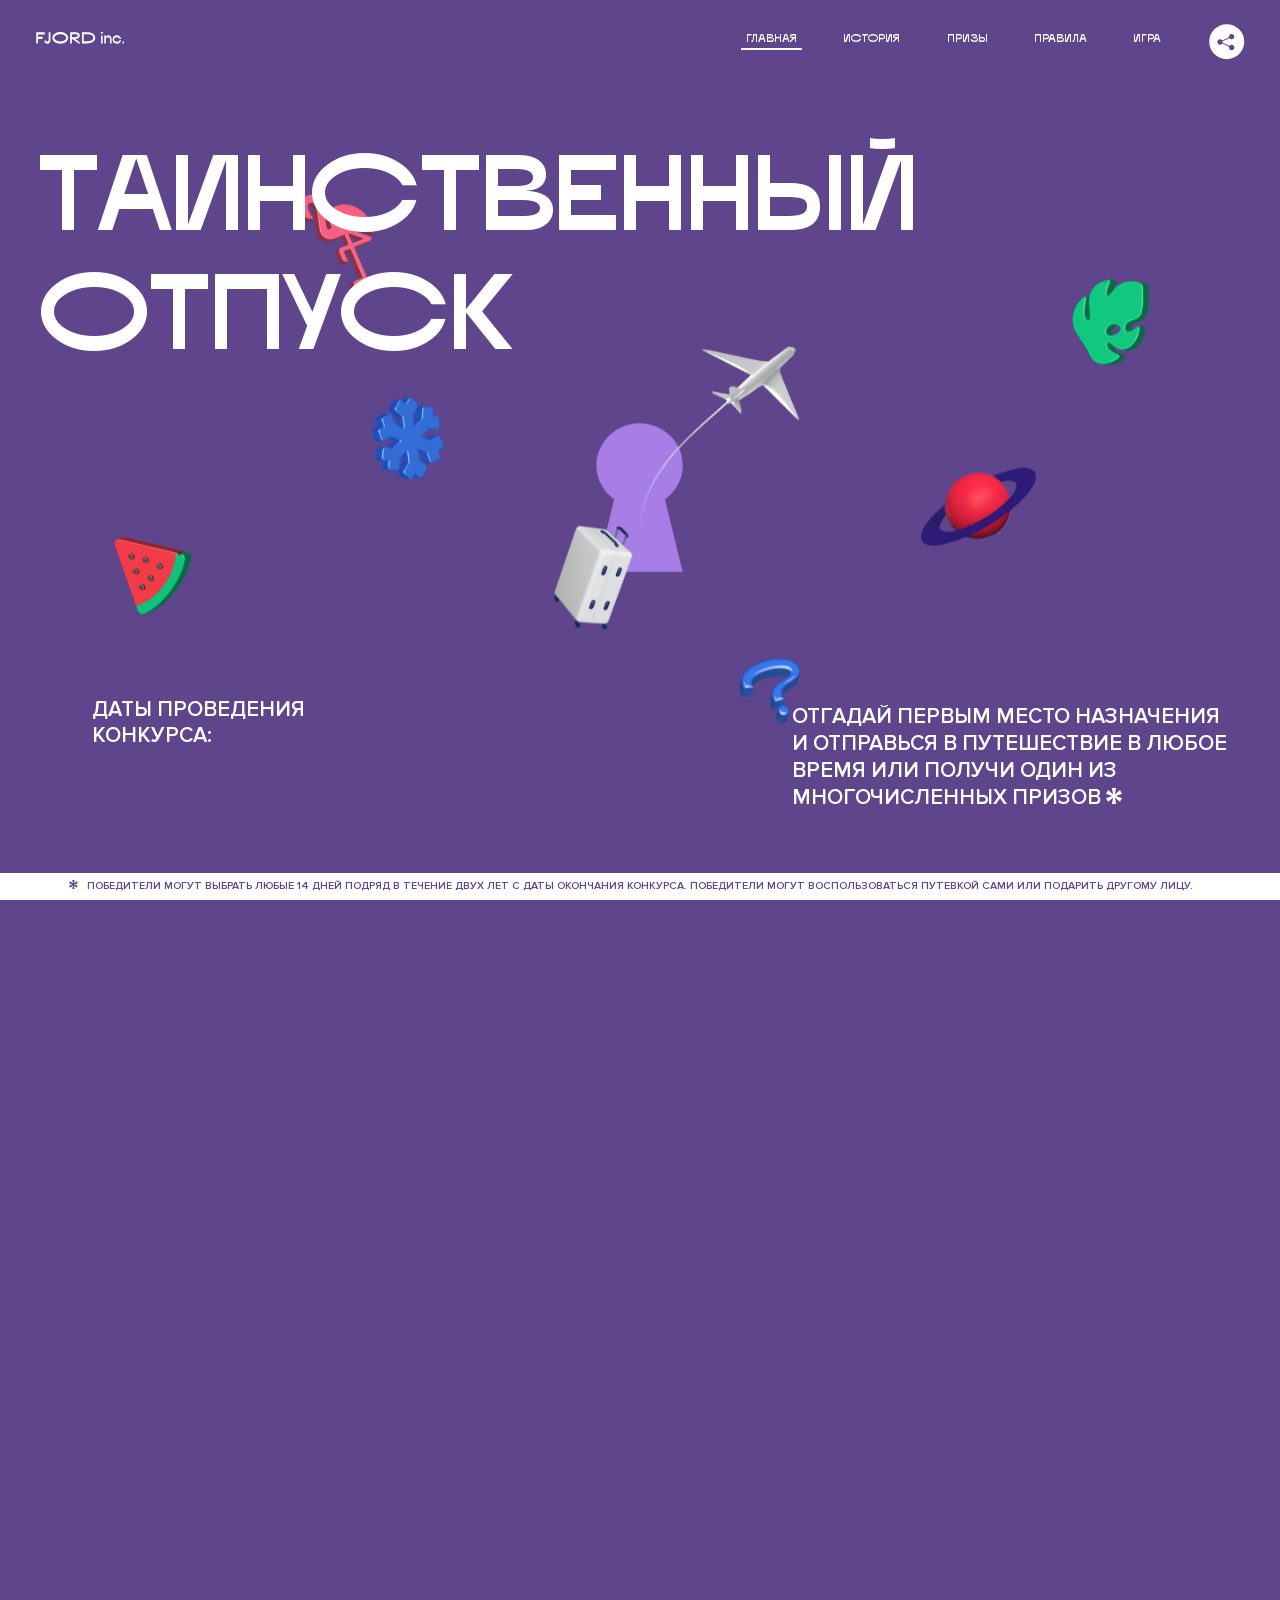
<file: 11/index.html>
<!DOCTYPE html>
<html lang="ru">
<head>
  <meta charset="UTF-8">
  <meta name="description" content="">
  <meta name="viewport" content="width=device-width, initial-scale=1.0">
  <meta http-equiv="X-UA-Compatible" content="ie=edge">
  <title>Mysterious Vacation</title>
<link href="css/style.min.css" rel="stylesheet">  <base href="https://htmlacademy-animation.github.io/2357193-magic-vacation-1/11/">
</head>
<body>

  <header class="page-header js-header">
    <div class="page-header__wrapper">
      <a href="#" class="page-header__logo" aria-label="Перейти на страницу FJORD.Inc">
        <svg width="100" height="15" viewBox="0 0 100 15" fill="none" xmlns="http://www.w3.org/2000/svg">
          <path d="M0.26 1.4V14H2.276V8.906H7.334V6.44H2.276V3.848H9.872V1.4H0.26ZM12.733 14.36C15.127 14.36 16.243 12.65 16.243 9.5V1.4H14.263V8.96C14.263 11.21 13.723 11.876 12.733 11.876C11.833 11.876 11.473 11.3 11.347 10.58L9.36702 10.94C9.63702 13.046 10.663 14.36 12.733 14.36ZM18.3918 7.7C18.3918 11.372 22.3878 14.36 27.3198 14.36C32.2518 14.36 36.2478 11.372 36.2478 7.7C36.2478 4.028 32.2518 1.04 27.3198 1.04C22.3878 1.04 18.3918 4.028 18.3918 7.7ZM20.6058 7.7C20.6058 5.378 23.6118 3.524 27.3198 3.524C30.9918 3.524 33.9798 5.378 33.9798 7.7C33.9798 10.004 30.9918 11.858 27.3198 11.858C23.6118 11.858 20.6058 10.004 20.6058 7.7ZM40.403 14V8.906H40.799L49.079 14.702V12.38L44.039 8.906H44.201C47.999 8.906 49.277 7.304 49.277 5.162C49.277 3.092 47.999 1.4 44.201 1.4H38.387V14H40.403ZM43.535 3.722C45.785 3.722 47.045 4.136 47.045 5.432C47.045 6.764 45.785 7.034 43.535 7.034H40.403V3.722H43.535ZM51.6936 1.382V14H57.8676C62.7456 14 66.7236 11.534 66.7236 7.7C66.7236 3.848 62.7456 1.382 57.8676 1.382H51.6936ZM53.7096 11.624V3.722H57.5436C61.5396 3.722 64.4916 5.018 64.4916 7.7C64.4916 10.238 61.5396 11.624 57.5436 11.624H53.7096ZM73.1832 14.018H74.9832V5H73.1832V14.018ZM72.9132 1.976C72.9132 2.57 73.3992 3.092 74.0832 3.092C74.7492 3.092 75.2352 2.57 75.2352 1.976C75.2352 1.382 74.7672 0.805999 74.0832 0.805999C73.3812 0.805999 72.9132 1.382 72.9132 1.976ZM76.7867 14H78.5687V9.104C78.7487 8.006 79.5947 6.962 81.0887 6.962C82.1147 6.962 83.2667 7.448 83.2667 9.554V14H85.0487V9.014C85.0487 6.152 83.2307 4.73 81.3587 4.73C79.9187 4.73 79.0727 5.558 78.5687 6.854V5H76.7867V14ZM90.9898 14.27C93.5098 14.27 95.3818 12.506 95.7238 10.328H94.0498C93.7258 11.3 92.6998 12.02 90.9898 12.02C88.8478 12.02 87.7678 10.922 87.7678 9.59C87.7678 8.24 88.8478 6.962 90.9898 6.962C92.7538 6.962 93.7978 7.844 94.0858 8.924H95.7418C95.4358 6.71 93.6178 4.73 90.9898 4.73C88.0918 4.73 86.1298 7.124 86.1298 9.59C86.1298 12.074 88.1278 14.27 90.9898 14.27ZM97.0693 12.938C97.0693 13.658 97.5553 14.144 98.2753 14.144C98.9953 14.144 99.4813 13.658 99.4813 12.938C99.4813 12.2 98.9953 11.714 98.2753 11.714C97.5553 11.714 97.0693 12.2 97.0693 12.938Z" fill="currentColor"></path>
        </svg>
      </a>
      <button class="page-header__toggler js-menu-toggler" type="button" aria-label="Управление мобильным меню"><span>Меню</span></button>
      <nav class="page-header__nav">
        <div class="page-header__menu js-menu" id="menu">
          <ul>
            <li>
              <a class="js-menu-link active" href="#top" data-href="top">главная</a>
            </li>
            <li>
              <a class="js-menu-link" href="#story" data-href="story">история</a>
            </li>
            <li>
              <a class="js-menu-link" href="#prizes" data-href="prizes">призы</a>
            </li>
            <li>
              <a class="js-menu-link" href="#rules" data-href="rules">правила</a>
            </li>
            <li>
              <a class="js-menu-link" href="#game" data-href="game">игра</a>
            </li>
          </ul>
        </div>
        <div class="page-header__social">
          <div class="social-block js-social-block">
            <button class="social-block__toggler" aria-label="Управлять блоком с социальными кнопками">
              <svg width="26" height="22" viewBox="0 0 27 22" fill="none" xmlns="http://www.w3.org/2000/svg">
                <path d="M19.6721 7.43664C21.6273 7.43664 23.213 5.85095 23.213 3.89566C23.213 1.94037 21.6273 0.354675 19.6721 0.354675C17.7168 0.354675 16.1311 1.94037 16.1311 3.89566C16.1311 4.19968 16.1728 4.49178 16.2458 4.77345L7.21751 8.95527C6.57519 8.05214 5.52303 7.46049 4.33078 7.46049C2.37549 7.46049 0.789795 9.04618 0.789795 11.0015C0.789795 12.9568 2.37549 14.5425 4.33078 14.5425C5.52303 14.5425 6.57668 13.9508 7.21751 13.0477L16.2458 17.2295C16.1743 17.5112 16.1311 17.8033 16.1311 18.1073C16.1311 20.0626 17.7168 21.6483 19.6721 21.6483C21.6273 21.6483 23.213 20.0626 23.213 18.1073C23.213 16.152 21.6273 14.5663 19.6721 14.5663C18.4798 14.5663 17.4262 15.158 16.7853 16.0611L7.75701 11.8793C7.82854 11.5976 7.87176 11.3055 7.87176 11.0015C7.87176 10.6974 7.83003 10.4053 7.75701 10.1237L16.7853 5.94186C17.4262 6.84499 18.4783 7.43664 19.6721 7.43664Z" fill="currentColor"></path>
              </svg>
            </button>
            <ul class="social-block__list">
              <li>
                <a class="social-block__link social-block__link--fb" href="#" aria-label="Мы на Facebook">
                  <svg width="8" height="17" viewBox="0 0 8 17" fill="none" xmlns="http://www.w3.org/2000/svg">
                    <path d="M4.24646 16.9899H1.09275L1.05793 8.49828H0V5.30707H1.05793V3.81124C1.05793 1.42084 2.57654 0 5.21735 0H7.41758V3.18585H5.30841C4.28262 3.18585 4.2478 3.48582 4.2478 4.24914V5.30707H7.42964L7.16716 8.49828H4.2478V16.9899H4.24646Z" fill="currentColor"></path>
                  </svg>
                </a>
              </li>
              <li>
                <a class="social-block__link social-block__link--insta" href="#" aria-label="Мы в Instagram">
                  <svg width="15" height="15" viewBox="0 0 15 15" fill="none" xmlns="http://www.w3.org/2000/svg">
                    <path d="M11.0197 0H4.19806C2.14246 0 0.471191 1.66993 0.471191 3.72285V10.5499C0.471191 12.6082 2.14112 14.2727 4.19806 14.2727H11.0197C13.0753 14.2727 14.7466 12.6082 14.7466 10.5499V3.72285C14.7466 1.67127 13.0753 0 11.0197 0ZM11.0197 12.4849H4.19806C3.13076 12.4849 2.26432 11.6158 2.26432 10.5512V3.72419C2.26432 2.65956 3.13076 1.79715 4.19806 1.79715H11.0197C12.087 1.79715 12.9535 2.6609 12.9535 3.72419V10.5512C12.9535 11.6145 12.087 12.4849 11.0197 12.4849Z" fill="currentColor"></path>
                    <path d="M7.60887 3.11084C5.38989 3.11084 3.58203 4.9187 3.58203 7.14036C3.58203 9.35532 5.38989 11.1645 7.60887 11.1645C9.83053 11.1645 11.6357 9.35666 11.6357 7.14036C11.6357 4.9187 9.83053 3.11084 7.60887 3.11084ZM7.60887 9.36871C6.37551 9.36871 5.37784 8.37372 5.37784 7.14036C5.37784 5.90699 6.37551 4.90665 7.60887 4.90665C8.83822 4.90665 9.84259 5.90833 9.84259 7.14036C9.84392 8.37238 8.83822 9.36871 7.60887 9.36871Z" fill="currentColor"></path>
                    <path d="M11.3573 2.35962C10.8256 2.35962 10.3931 2.79752 10.3931 3.32381C10.3931 3.85546 10.8256 4.29336 11.3573 4.29336C11.8862 4.29336 12.3215 3.85546 12.3215 3.32381C12.3215 2.79752 11.8862 2.35962 11.3573 2.35962Z" fill="currentColor"></path>
                  </svg>
                </a>
              </li>
              <li>
                <a class="social-block__link social-block__link--vk" href="#" aria-label="Мы ВКонтакте">
                  <svg width="17" height="10" viewBox="0 0 17 10" fill="none" xmlns="http://www.w3.org/2000/svg">
                    <path d="M14.1234 4.9002C14.1234 4.9002 16.3623 1.72708 16.5866 0.680242C16.6595 0.312285 16.4947 0.103188 16.1069 0.103188C16.1069 0.103188 14.8193 0.103188 14.168 0.103188C13.7235 0.103188 13.5587 0.293278 13.4235 0.579768C13.4235 0.579768 12.3724 2.82553 11.0969 4.24712C10.6861 4.70333 10.4781 4.84318 10.2511 4.84318C10.0646 4.84318 9.98625 4.6911 9.98625 4.27834V0.649016C9.98625 0.147997 9.92545 0.00135496 9.5066 0.00135496H6.39628C6.15578 0.00135496 6.0085 0.134417 6.0085 0.324506C6.0085 0.801084 6.73406 0.908351 6.73406 2.20231V4.87305C6.73406 5.40529 6.70569 5.61575 6.45303 5.61575C5.78016 5.61575 4.19528 3.30618 3.30623 0.678887C3.12923 0.145282 2.93737 0 2.43475 0H0.486409C0.205373 0 0 0.190085 0 0.476576C0 0.991172 0.60666 3.40801 2.99277 6.64358C4.59927 8.8201 6.70569 10 8.60269 10C9.76196 10 10.0416 9.80312 10.0416 9.31432V7.63883C10.0416 7.22607 10.2065 7.04956 10.4429 7.04956C10.7078 7.04956 11.1847 7.13238 12.2805 8.22268C13.5843 9.47862 13.6762 10 14.3896 10H16.5676C16.7919 10 17 9.89273 17 9.52342C17 9.02919 16.3623 8.15343 15.384 7.10659C14.9801 6.56755 14.3302 5.98914 14.1248 5.72301C13.8275 5.40801 13.9154 5.23014 14.1234 4.9002Z" fill="currentColor"></path>
                  </svg>
                </a>
              </li>
            </ul>
          </div>
        </div>
      </nav>
    </div>
  </header>

  <main class="page-content">

    <section class="animation-screen"></section>

    <section class="screen screen--hidden screen--intro" id="top">
      <div class="screen__wrapper">
        <div class="intro">
          <h1 class="intro__title">Таинственный отпуск</h1>
          <div class="intro__content">
            <div class="intro__info">
              <p class="intro__label">Даты проведения конкурса:</p>
              <p class="intro__date">01 — 31.05 / 2020</p>
            </div>
            <div class="intro__message">
              <p>
                Отгадай первым место назначения и&nbsp;отправься в&nbsp;путешествие в&nbsp;любое время или получи один из многочисленных призов
                <svg width="16" height="16" viewBox="0 0 10 10" fill="none" xmlns="http://www.w3.org/2000/svg">
                  <path d="M0 6.35337L3.90271 4.99012L0 3.64663L1.34615 1.32374L4.44287 4.01073L3.67364 0H6.34615L5.57692 4.01073L8.65385 1.32374L10 3.64663L6.13405 4.99012L10 6.35337L8.65385 8.65651L5.57692 5.98927L6.34615 10H3.67364L4.44287 5.96952L1.34615 8.65651L0 6.35337Z" fill="currentColor"></path>
                </svg>
              </p>
            </div>
          </div>
        </div>
      </div>
      <div class="screen__footer js-footer">
        <button class="screen__footer-enlarge js-footer-toggler" type="button" aria-label="Показать сообщение">
          <svg width="10" height="10" viewBox="0 0 10 10" fill="none" xmlns="http://www.w3.org/2000/svg">
            <path d="M0 6.35337L3.90271 4.99012L0 3.64663L1.34615 1.32374L4.44287 4.01073L3.67364 0H6.34615L5.57692 4.01073L8.65385 1.32374L10 3.64663L6.13405 4.99012L10 6.35337L8.65385 8.65651L5.57692 5.98927L6.34615 10H3.67364L4.44287 5.96952L1.34615 8.65651L0 6.35337Z" fill="currentColor"></path>
          </svg>
        </button>
        <button class="screen__footer-collapse js-footer-toggler" type="button" aria-label="Скрыть сообщение">
          <svg width="13" height="13" viewBox="0 0 13 13" fill="none" xmlns="http://www.w3.org/2000/svg">
            <line x1="12.3536" y1="0.353553" x2="0.738349" y2="11.9688" stroke="currentColor"></line>
            <line x1="0.738319" y1="0.539925" x2="12.3535" y2="12.1551" stroke="currentColor"></line>
          </svg>
        </button>
        <div class="screen__footer-wrapper">
          <div class="screen__footer-announce">
            <p class="screen__footer-label">Даты проведения конкурса:</p>
            <p class="screen__footer-date">01 — 31.05 / 2020</p>
          </div>
          <div class="screen__footer-note">
            <p>
              <svg width="10" height="10" viewBox="0 0 10 10" fill="none" xmlns="http://www.w3.org/2000/svg">
                <path d="M0 6.35337L3.90271 4.99012L0 3.64663L1.34615 1.32374L4.44287 4.01073L3.67364 0H6.34615L5.57692 4.01073L8.65385 1.32374L10 3.64663L6.13405 4.99012L10 6.35337L8.65385 8.65651L5.57692 5.98927L6.34615 10H3.67364L4.44287 5.96952L1.34615 8.65651L0 6.35337Z" fill="currentColor"></path>
              </svg>
              <span>Победители могут выбрать любые 14 дней подряд в&nbsp;течение двух лет с&nbsp;даты окончания конкурса. Победители могут воспользоваться путевкой сами или подарить другому лицу.</span>
            </p>
          </div>
        </div>
      </div>
    </section>

    <section class="screen screen--hidden screen--story" id="story">

      <div class="slider swiper-container js-slider">

        <div class="swiper-wrapper">

          <div class="slider__item swiper-slide">
            <h2 class="slider__item-title">История</h2>
            <p class="slider__item-text">Джеймс Таргет был основателем компании &laquo;Fjord Inc.&raquo;. С&nbsp;1965 года &laquo;Fjord Inc.&raquo; прославилась надёжными и&nbsp;удобными чемоданами и&nbsp;аксессуарами для туристов.</p>
          </div>

          <div class="slider__item swiper-slide">
            <p class="slider__item-text">Когда Джеймсу было 7&nbsp;лет, в&nbsp;их&nbsp;доме гостил дядюшка и&nbsp;развлекал детей рассказами о&nbsp;своей поездке в&nbsp;место, показавшееся малышу Таргету невероятным. Тогда Джеймс решил, что однажды посетит его, но&nbsp;не&nbsp;будет рассказывать о&nbsp;мечте, пока не&nbsp;осуществит.</p>
          </div>

          <div class="slider__item swiper-slide">
            <p class="slider__item-text">Джеймс Таргет стал увлеченным путешественником. Он&nbsp;посетил 5&nbsp;континентов, 126&nbsp;стран.</p>
          </div>

          <div class="slider__item swiper-slide">
            <p class="slider__item-text">Он&nbsp;сплавлялся по&nbsp;Амазонке и&nbsp;погружался в&nbsp;пещеры Франции, медитировал в&nbsp;горах Тибета и&nbsp;пожимал руку вождя племени Акугауа.</p>
          </div>

          <div class="slider__item swiper-slide">
            <p class="slider__item-text">Из&nbsp;своих поездок Джеймс Таргет привозил идеи, как сделать свои чемоданы &laquo;Fjord Inc.&raquo; удобными и&nbsp;приспособленными к&nbsp;разным дорожным условиям.</p>
          </div>

          <div class="slider__item swiper-slide">
            <p class="slider__item-text">Всё это время Джеймс не&nbsp;оставлял идею поездки своей мечты. Однако, как только он&nbsp;брался за&nbsp;планирование, возникали препятствия, не&nbsp;позволяющие отправиться туда.</p>
          </div>

          <div class="slider__item swiper-slide">
            <p class="slider__item-text">В&nbsp;возрасте 67&nbsp;лет Джеймс Таргет попал под лавину и&nbsp;погиб. В&nbsp;своём завещании он&nbsp;поручил отправить в&nbsp;заветное путешествие трёх смельчаков, единых с&nbsp;ним духом.</p>
          </div>

          <div class="slider__item swiper-slide">
            <p class="slider__item-text">Тех, кто сможет узнать таинственное место, задавая вопросы специально обученному ИИ&nbsp;&laquo;Соне&raquo;, ждет фантастическое путешествие.</p>
          </div>
        </div>
        <div class="slider__controls">
          <button class="slider__control slider__control--prev js-control-prev" type="button" aria-label="Показать предыдущую историю">
            <svg width="12" height="22" viewBox="0 0 12 22" fill="none" xmlns="http://www.w3.org/2000/svg">
              <path d="M11 1L1 11L11 21" stroke="currentColor" stroke-width="2" stroke-linejoin="round"></path>
            </svg>
          </button>
          <button class="slider__control slider__control--next js-control-next" type="button" aria-label="Показать следующую историю">
            <svg width="12" height="22" viewBox="0 0 12 22" fill="none" xmlns="http://www.w3.org/2000/svg">
              <path d="M1 1L11 11L1 21" stroke="currentColor" stroke-width="2" stroke-linejoin="round"></path>
            </svg>
          </button>
        </div>
        <div class="slider__pagination swiper-pagination"></div>
      </div>
    </section>

    <section class="screen screen--hidden screen--prizes" id="prizes">
      <div class="screen__wrapper">
        <div class="prizes">
          <h2 class="prizes__title">ПРизы</h2>
          <div class="prizes__lead">
            <p>Найди ответ и&nbsp;получи один из&nbsp;призов:</p>
          </div>
          <ul class="prizes__list">
            <li class="prizes__item prizes__item--journeys">
              <div class="prizes__icon">
                <picture>
                  <source srcset="img/prize1-mob.svg" media="(orientation: portrait)">
                  <svg xmlns="http://www.w3.org/2000/svg" xmlns:xlink="http://www.w3.org/1999/xlink" viewbox="0 0 350 330">
  <defs>
    <clipPath id="window">
      <path d="M275,225.43H257.87a17.6,17.6,0,0,1-17.52-17.58V170a17.6,17.6,0,0,1,17.52-17.58H275A17.6,17.6,0,0,1,292.51,170v37.83A17.61,17.61,0,0,1,275,225.43Z"></path>
    </clipPath>
  </defs>

  <g id="dirigable" transform-origin="center">
    <g id="blades">
      <animate attributetype="CSS" attributename="opacity" begin="dirigableBladesAnimate.begin + 4s" values="1; 0" keytimes="0; 1" dur="1s" calcmode="linear" fill="freeze"></animate> 
      <animateTransform id="dirigableBladesAnimate" attributename="transform" type="translate" values="0 5; 0 -5; 0 5" keytimes="0; 0.5; 1" calcmode="linear" dur="3s" begin="click" repeatcount="indefinite"></animateTransform>
      <path d="M123.23,207.39h9.16a3.29,3.29,0,0,0,3.29-3.3v-5.71a3.29,3.29,0,0,0-3.29-3.3H115.57a1.32,1.32,0,0,0-1.32,1.32v2a9,9,0,0,0,9,9" fill="#068e4d"></path>
      <path d="M123.23,207.39h9.16a3.29,3.29,0,0,0,3.29-3.3v-5.71a3.29,3.29,0,0,0-3.29-3.3H115.57a1.32,1.32,0,0,0-1.32,1.32v2A9,9,0,0,0,123.23,207.39Z" fill="none" stroke="#fff" stroke-linecap="round" stroke-linejoin="round" stroke-width="2"></path>
      <path d="M123.23,173.34h9.16a3.29,3.29,0,0,1,3.29,3.3v5.71a3.29,3.29,0,0,1-3.29,3.3H115.57a1.32,1.32,0,0,1-1.32-1.32v-2a9,9,0,0,1,9-9" fill="#068e4d"></path>
      <path d="M123.23,173.34h9.16a3.29,3.29,0,0,1,3.29,3.3v5.71a3.29,3.29,0,0,1-3.29,3.3H115.57a1.32,1.32,0,0,1-1.32-1.32v-2A9,9,0,0,1,123.23,173.34Z" fill="none" stroke="#fff" stroke-linecap="round" stroke-linejoin="round" stroke-width="2"></path>
    </g>
    <g id="cabina" transform-origin="50% 70%">
      <animateTransform attributename="transform" type="scale" values="1 1; 1 0.8; 1 1" keytimes="0; 0.5; 1" keysplines="0 0 0.59 1; 0.42 0 1 1" calcmode="spline" dur="3s" begin="dirigableBladesAnimate.begin" additive="sum" repeatdur="4s" repeatcount="2"></animateTransform>
      <g>
        <animate attributetype="CSS" attributename="opacity" begin="dirigableBladesAnimate.begin + 4s" values="1; 0" keytimes="0; 1" dur="1s" calcmode="linear" fill="freeze"></animate> 
        <path d="M175.44,249.28h48.36a13.27,13.27,0,0,0,13-10.65l3.74-18.32H172.36v25.89A3.09,3.09,0,0,0,175.44,249.28Z" fill="none" stroke="#fff" stroke-linecap="round" stroke-linejoin="round" stroke-width="2"></path>
        <path d="M235.79,241.69h-9.22a8.31,8.31,0,0,1-8.28-8.31V220.31" fill="none" stroke="#fff" stroke-linecap="round" stroke-miterlimit="10" stroke-width="2"></path>
        <path d="M185.64,231.88h-2.05a3.45,3.45,0,0,0-3.43,3.45v2.92a3.45,3.45,0,0,0,3.43,3.45h2.05a3.45,3.45,0,0,0,3.43-3.45v-2.92A3.45,3.45,0,0,0,185.64,231.88Z" fill="none" stroke="#fff" stroke-linecap="round" stroke-linejoin="round" stroke-width="2"></path>
      </g>
      
        <!-- Правое окно дерижабля -->
      <path d="M 198.77 237.55 C 198.774 237.321 198.774 237.092 198.772 236.864 C 198.771 236.635 198.768 236.406 198.767 236.177 C 198.766 235.948 198.767 235.719 198.773 235.491 C 198.779 235.263 198.79 235.034 198.809 234.807 C 199.027 233.174 200.553 231.855 202.2 231.88 C 203.058 231.897 203.919 231.841 204.774 231.921 C 206.407 232.144 207.72 233.681 207.68 235.33 L 207.68 235.33 L 207.68 235.33 C 207.68 236.271 207.68 237.212 207.68 238.153 C 207.758 239.803 206.487 241.375 204.858 241.643 C 204.074 241.749 203.279 241.681 202.49 241.7 C 201.186 241.792 199.861 241.111 199.224 239.961 C 198.773 239.238 198.749 238.374 198.77 237.55" fill="none" stroke="#fff" stroke-linecap="round" stroke-linejoin="round" stroke-width="2">
        <animate attributename="d" values="M 198.77 237.55 C 198.774 237.321 198.774 237.092 198.772 236.864 C 198.771 236.635 198.768 236.406 198.767 236.177 C 198.766 235.948 198.767 235.719 198.773 235.491 C 198.779 235.263 198.79 235.034 198.809 234.807 C 199.027 233.174 200.553 231.855 202.2 231.88 C 203.058 231.897 203.919 231.841 204.774 231.921 C 206.407 232.144 207.72 233.681 207.68 235.33 L 207.68 235.33 L 207.68 235.33 C 207.68 236.271 207.68 237.212 207.68 238.153 C 207.758 239.803 206.487 241.375 204.858 241.643 C 204.074 241.749 203.279 241.681 202.49 241.7 C 201.186 241.792 199.861 241.111 199.224 239.961 C 198.773 239.238 198.749 238.374 198.77 237.55;
                       M 245.484 220.254 C 242.202 216.961 240.355 212.499 240.35 207.85 C 240.35 195.233 240.35 182.617 240.35 170 C 240.355 165.351 242.202 160.889 245.484 157.596 C 248.765 154.303 253.221 152.441 257.87 152.42 C 263.58 152.42 269.29 152.42 275 152.42 C 279.647 152.444 284.1 154.307 287.38 157.6 C 290.659 160.892 292.505 165.353 292.51 170 L 292.51 188.915 L 292.51 207.83 C 292.507 212.48 290.663 216.944 287.384 220.24 C 284.105 223.537 279.65 225.404 275 225.43 C 275 225.43 275 225.43 275 225.43 C 269.29 225.43 263.58 225.43 257.87 225.43 C 253.221 225.409 248.765 223.547 245.484 220.254;" keytimes="0; 1" calcmode="linear" begin="dirigableBladesAnimate.begin + 4.3s" dur="0.5s" fill="freeze"></animate> 
      </path>
    </g>
    
    <g id="dirigable-mid">
      <animate attributetype="CSS" attributename="opacity" begin="dirigableBladesAnimate.begin + 4s" values="1; 0" keytimes="0; 1" dur="1s" calcmode="linear" fill="freeze"></animate> 
      <path d="M205,227.08c43.38,0,74.86-15.55,74.86-37s-31.48-37-74.86-37c-27.94,0-55.36,13.53-73.46,24.87a14.3,14.3,0,0,0,0,24.21c18.09,11.33,45.52,24.87,73.46,24.87" fill="#068e4d"></path>
      <path d="M205,227.08c43.38,0,74.86-15.55,74.86-37s-31.48-37-74.86-37c-27.94,0-55.36,13.53-73.46,24.87a14.3,14.3,0,0,0,0,24.21C149.63,213.54,177.06,227.08,205,227.08Z" fill="none" stroke="#fff" stroke-width="2"></path>
      <path d="m 205.38824,181.11706 c -28.23,0 -56.45824,0.73294 -73.19824,4.97294 -3.95,1 -6,2.66 -6.08,4.34 -0.16616,-4.62132 2.14832,-8.97956 6.07,-11.43 16.74,-10.5 44.58,-24.68 72.81,-24.68 44.81,0 73.64,16 73.64,35.75 v 0.37 c -0.37,-7.95 -28.71176,-9.32294 -73.24176,-9.32294" fill="#36e69a"></path>
      <path d="M132.18,195.12c16.74,4.27,44.58,10,72.81,10,44.14,0,72.75-6.32,73.6-14.18-0.86,19.34-29.45,34.86-73.6,34.86-28.23,0-56.07-14.19-72.81-24.68a12.88,12.88,0,0,1-6-10.18c0.26,1.61,2.26,3.18,6,4.14" fill="#068e4d"></path>
      <!-- Центр -->
      <path d="M132.18,186.12c16.74-4.27,44.58-10,72.81-10,44.53,0,73.26,6.43,73.61,14.38,0,0.17,0,.34,0,0.51-0.85,7.86-29.45,14.17-73.6,14.17-28.23,0-56.07-5.76-72.81-10-3.79-1-5.79-2.53-6-4.13l0-.51c0.13-1.69,2.15-3.36,6.1-4.37" fill="#25b774">
        <animate attributename="d" values="M 132.18 186.12 C 148.92 181.85 178.701 170.685 206.931 170.685 C 251.461 170.685 278.25 182.55 278.6 190.5 C 278.6 190.67 278.6 190.84 278.6 191.01 C 277.75 198.87 251.091 199.745 206.941 199.745 C 178.711 199.745 148.93 199.42 132.19 195.18 C 128.4 194.18 126.4 192.65 126.19 191.05 L 126.19 190.54 C 126.32 188.85 128.34 187.18 132.29 186.17;
                        M 132.18 186.12 C 148.92 181.85 178.313 178.838 206.543 178.838 C 251.073 178.838 278.25 182.55 278.6 190.5 C 278.6 190.67 278.6 190.84 278.6 191.01 C 277.75 198.87 250.703 207.898 206.553 207.898 C 178.323 207.898 148.93 199.42 132.19 195.18 C 128.4 194.18 126.4 192.65 126.19 191.05 L 126.19 190.54 C 126.32 188.85 128.34 187.18 132.29 186.17;
                        M 132.18 186.12 C 148.92 181.85 178.701 170.685 206.931 170.685 C 251.461 170.685 278.25 182.55 278.6 190.5 C 278.6 190.67 278.6 190.84 278.6 191.01 C 277.75 198.87 251.091 199.745 206.941 199.745 C 178.711 199.745 148.93 199.42 132.19 195.18 C 128.4 194.18 126.4 192.65 126.19 191.05 L 126.19 190.54 C 126.32 188.85 128.34 187.18 132.29 186.17" keytimes="0; 0.5; 1" calcmode="linear" dur="3s" begin="dirigableBladesAnimate.begin" repeatcount="indefinite"></animate> 
      </path>
      <path d="M123.23,173.34h9.16a3.29,3.29,0,0,1,3.29,3.3v5.71a3.29,3.29,0,0,1-3.29,3.3H115.57a1.32,1.32,0,0,1-1.32-1.32v-2a9,9,0,0,1,9-9" fill="#068e4d"></path>
      <path d="M123.23,173.34h9.16a3.29,3.29,0,0,1,3.29,3.3v5.71a3.29,3.29,0,0,1-3.29,3.3H115.57a1.32,1.32,0,0,1-1.32-1.32v-2A9,9,0,0,1,123.23,173.34Z" fill="none" stroke="#fff" stroke-linecap="round" stroke-linejoin="round" stroke-width="2"></path>
      <path d="M123.23,207.39h9.16a3.29,3.29,0,0,0,3.29-3.3v-5.71a3.29,3.29,0,0,0-3.29-3.3H115.57a1.32,1.32,0,0,0-1.32,1.32v2a9,9,0,0,0,9,9" fill="#068e4d"></path>
      <path d="M123.23,207.39h9.16a3.29,3.29,0,0,0,3.29-3.3v-5.71a3.29,3.29,0,0,0-3.29-3.3H115.57a1.32,1.32,0,0,0-1.32,1.32v2A9,9,0,0,0,123.23,207.39Z" fill="none" stroke="#fff" stroke-linecap="round" stroke-linejoin="round" stroke-width="2"></path>
    </g>
  </g>

  <g id="clouds-left">
    <animate attributetype="CSS" attributename="opacity" begin="dirigableBladesAnimate.begin + 2s" values="1; 0" keytimes="0; 1" dur="1s" calcmode="linear" fill="freeze"></animate>
    <line x1="68.95" y1="107.8" x2="131.86" y2="107.8" fill="none" stroke="#fff" stroke-linecap="round" stroke-miterlimit="10" stroke-width="2">
      <animateTransform attributename="transform" type="translate" values="300; 0;" keytimes="0; 1" calcmode="linear" dur="3s" begin="dirigableBladesAnimate.begin" repeatcount="indefinite"></animateTransform>
    </line>
    <path d="M41.77,97.54H77.06a12.4,12.4,0,1,1,24.8,0h17.93" fill="none" stroke="#fff" stroke-linecap="round" stroke-miterlimit="10" stroke-width="2">
      <animateTransform attributename="transform" type="translate" values="300; 0;" keytimes="0; 1" keysplines="0 0 0.9 1;" calcmode="spline" dur="3s" begin="dirigableBladesAnimate.begin" additive="sum" repeatcount="indefinite"></animateTransform>
    </path>
  </g>

  <g id="clouds-right">
    <animate attributetype="CSS" attributename="opacity" begin="dirigableBladesAnimate.begin + 4s" values="1; 0" keytimes="0; 1" dur="1s" calcmode="linear" fill="freeze"></animate>
    <line x1="258.96" y1="93.19" x2="298.74" y2="93.19" fill="none" stroke="#fff" stroke-linecap="round" stroke-miterlimit="10" stroke-width="2">
      <animateTransform attributename="transform" type="translate" values="300; -200;" keytimes="0; 1" keysplines="0 0 0.9 1;" calcmode="spline" dur="5s" begin="dirigableBladesAnimate.begin" repeatcount="indefinite"></animateTransform>
    </line>
    <g id="clouds">
      <animateTransform attributename="transform" type="translate" values="300; -200;" keytimes="0; 1" calcmode="linear" dur="5s" begin="dirigableBladesAnimate.begin" repeatcount="indefinite"></animateTransform>
      <path d="M278.75,82.91H251.39a12.4,12.4,0,1,0-24.8,0H208.65" fill="none" stroke="#fff" stroke-linecap="round" stroke-miterlimit="10" stroke-width="2"></path>
      <line x1="287.01" y1="82.91" x2="309.21" y2="82.91" fill="none" stroke="#fff" stroke-linecap="round" stroke-miterlimit="10" stroke-width="2"></line>
    </g>
  </g>

  <g id="air-from-dirigable">
    <animate attributetype="CSS" attributename="opacity" begin="dirigableBladesAnimate.begin + 4s" values="1; 0" keytimes="0; 1" dur="1s" calcmode="linear" fill="freeze"></animate>
    <line x1="106.25" y1="179.49" x2="84.05" y2="179.49" fill="none" stroke="#fff" stroke-linecap="round" stroke-miterlimit="10" stroke-width="2">
      <animate attributename="x2" from="84.05" to="95" dur="0.3s" begin="dirigableBladesAnimate.begin" repeatcount="indefinite"></animate> 
    </line>
    <line x1="106.25" y1="201.23" x2="84.05" y2="201.23" fill="none" stroke="#fff" stroke-linecap="round" stroke-miterlimit="10" stroke-width="2">
      <animate attributename="x2" from="84.05" to="95" dur="0.2s" begin="dirigableBladesAnimate.begin" repeatcount="indefinite"></animate> 
    </line>
    <line x1="106.25" y1="190.98" x2="68.77" y2="190.98" fill="none" stroke="#fff" stroke-linecap="round" stroke-miterlimit="10" stroke-width="2">
      <animate attributename="x2" from="68.77" to="84.05" dur="0.4s" begin="dirigableBladesAnimate.begin" repeatcount="indefinite"></animate> 
    </line>
  </g>
  
  <g id="mountain">
    <path d="M289.94,327.88H244.88L212.8,296.58a1.89,1.89,0,0,0-2.44,0l-10.2,10.23a1.72,1.72,0,0,1-2.25,0l-19-20.17a2.4,2.4,0,0,0-3.1,0l-26.42,25.64a1.71,1.71,0,0,1-2.25,0l-2.63-2.92a1.71,1.71,0,0,0-2.31,0L124.63,329H80.78" fill="none" stroke="#fff" stroke-linecap="round" stroke-miterlimit="10" stroke-width="2">
      <animate attributename="d" values="M 289.94 327.88 L 244.88 327.88 L 212.8 296.58 C 212.459 296.292 212.027 296.134 211.58 296.134 C 211.133 296.134 210.701 296.292 210.36 296.58 C 206.96 299.99 203.56 303.4 200.16 306.81 C 199.848 307.08 199.448 307.229 199.035 307.229 C 198.622 307.229 198.222 307.08 197.91 306.81 L 178.91 286.64 C 178.477 286.274 177.927 286.072 177.36 286.072 C 176.793 286.072 176.243 286.274 175.81 286.64 L 149.39 312.28 C 149.079 312.552 148.679 312.702 148.265 312.702 C 147.851 312.702 147.451 312.552 147.14 312.28 C 146.263 311.307 145.387 310.333 144.51 309.36 C 144.195 309.071 143.782 308.911 143.355 308.911 C 142.928 308.911 142.515 309.071 142.2 309.36 L 124.63 329 L 80.78 329;
                        M 289.94 327.88 L 244.88 327.88 L 212.8 312.914 C 212.565 312.716 212.294 312.583 212.011 312.517 C 211.728 312.451 211.432 312.451 211.149 312.517 C 210.866 312.583 210.595 312.716 210.36 312.914 C 206.868 318.063 203.377 323.211 199.885 328.36 C 199.239 328.919 198.281 328.919 197.635 328.36 L 178.91 302.974 C 178.463 302.596 177.911 302.407 177.36 302.407 C 176.809 302.407 176.257 302.596 175.81 302.974 L 149.39 328.614 C 148.746 329.177 147.784 329.177 147.14 328.614 C 146.263 327.641 145.387 326.668 144.51 325.694 C 144.292 325.495 144.035 325.362 143.766 325.295 C 143.496 325.229 143.214 325.229 142.944 325.295 C 142.675 325.362 142.418 325.495 142.2 325.694 L 124.63 329 L 80.78 329;
                        M 289.94 327.88 L 244.88 327.88 L 212.8 327.052 C 212.565 326.854 212.294 326.721 212.011 326.655 C 211.728 326.589 211.432 326.589 211.149 326.655 C 210.866 326.721 210.595 326.854 210.36 327.052 C 206.868 327.488 203.377 327.924 199.885 328.36 C 199.239 328.919 198.281 328.919 197.635 328.36 L 178.498 325.485 C 178.051 325.107 177.567 325.072 177.049 325.149 C 176.531 325.226 175.98 325.415 175.398 325.485 L 149.39 328.614 C 148.746 329.177 147.784 329.177 147.14 328.614 C 146.702 328.128 146.263 327.641 145.825 327.154 C 145.387 326.668 144.948 326.181 144.51 325.694 C 144.183 325.395 143.769 325.245 143.355 325.245 C 142.941 325.245 142.527 325.395 142.2 325.694 L 124.63 329 L 80.78 329;
                        M 289.94 328.978 C 288.142 328.998 286.001 329.017 283.565 329.033 C 281.129 329.05 278.396 329.065 275.412 329.078 C 272.429 329.092 269.194 329.104 265.754 329.114 C 262.314 329.125 258.667 329.134 254.861 329.142 C 251.055 329.15 247.088 329.156 243.006 329.161 C 238.924 329.166 234.727 329.17 230.461 329.173 C 226.194 329.176 221.857 329.178 217.496 329.179 C 213.135 329.179 208.75 329.179 204.385 329.178 C 200.021 329.176 195.677 329.174 191.399 329.171 C 187.122 329.168 182.91 329.165 178.81 329.16 C 174.71 329.156 170.722 329.151 166.89 329.145 C 163.058 329.139 159.383 329.133 155.91 329.126 C 152.437 329.119 149.166 329.112 146.142 329.104 C 143.118 329.097 140.342 329.088 137.858 329.08 C 135.374 329.072 133.183 329.063 131.33 329.054 C 129.477 329.045 127.962 329.036 126.83 329.027 C 125.699 329.018 124.95 329.009 124.63 329 L 80.78 329" keytimes="0; 0.3; 0.6; 1" calcmode="linear" dur="1s" begin="dirigableBladesAnimate.begin + 4s" fill="freeze"></animate> 
    </path>
  </g>

  <g id="skis" opacity="0">
    <animate attributetype="CSS" attributename="opacity" begin=" dirigableBladesAnimate.begin + 4.5s" values="0; 1" keytimes="0; 1" dur="1s" calcmode="linear" fill="freeze"></animate> 
    <animateTransform attributename="transform" type="translate" values="-300; 0;" keytimes="0; 1" keysplines="0 0 0.8 1;" calcmode="spline" dur="0.5s" begin="dirigableBladesAnimate.begin + 4.7s" additive="sum" fill="freeze"></animateTransform>
    <path d="M91.14,327.79a2.2,2.2,0,0,1-2-2.36l13.66-193.17c1.1-15.49-4.8-21.92-8.75-24.47a1.35,1.35,0,0,1,.53-2.45C103,104,122.18,104,120,134.19L106.43,326.67a2.2,2.2,0,0,1-2.35,2Z" fill="#fff"></path>
    <path d="M124.5,328.17a2.2,2.2,0,0,1-2.17-2.23l2.24-193.63c0.19-15.53-6.07-21.61-10.16-23.91a1.35,1.35,0,0,1,.39-2.47c8.36-1.9,27.49-3,27.15,27.28l-2.25,192.93a2.2,2.2,0,0,1-2.22,2.18Z" fill="#fff"></path>
  </g>

  <g id="chair" opacity="0">
    <animate attributetype="CSS" attributename="opacity" begin="dirigableBladesAnimate.begin + 4.5s" values="0; 1" keytimes="0; 1" dur="1s" calcmode="linear" fill="freeze"></animate> 
    <animateTransform attributename="transform" type="translate" values="-300; 0;" keytimes="0; 1" keysplines="0 0 0.8 1;" calcmode="spline" dur="0.5s" begin="dirigableBladesAnimate.begin + 4.5s" additive="sum" fill="freeze"></animateTransform>
    <path d="M257.5,259.82H196.76V245.63h55.09a9.92,9.92,0,0,1,9.9,9.93,4.26,4.26,0,0,1-4.25,4.25" fill="#a67ee5"></path>
    <path d="M257.5,259.82H196.76V245.63h55.09a9.92,9.92,0,0,1,9.9,9.93A4.26,4.26,0,0,1,257.5,259.82Z" fill="none" stroke="#fff" stroke-miterlimit="10" stroke-width="2"></path>
    <polygon points="185.47 328.31 171.5 328.31 165.19 286.72 179.16 286.72 185.47 328.31" fill="#a67ee5"></polygon>
    <polygon points="185.47 328.31 171.5 328.31 165.19 286.72 179.16 286.72 185.47 328.31" fill="none" stroke="#fff" stroke-miterlimit="10" stroke-width="2"></polygon>
    <polygon points="235.03 328.31 221.06 328.31 214.76 286.72 228.72 286.72 235.03 328.31" fill="#a67ee5"></polygon>
    <polygon points="235.03 328.31 221.06 328.31 214.76 286.72 228.72 286.72 235.03 328.31" fill="none" stroke="#fff" stroke-miterlimit="10" stroke-width="2"></polygon>
    <path d="M281.33,272.45H225.44a5.59,5.59,0,0,1-5.53-4.77l-10.86-72.24a17.71,17.71,0,0,0-12.49-31.31H141.48L141.16,267l15.77,23.35,47.19,8.39a12.3,12.3,0,0,0,4.22.75h73a13.53,13.53,0,0,0,0-27.06" fill="#a67ee5"></path>
    <path d="M281.33,272.45H225.44a5.59,5.59,0,0,1-5.53-4.77l-10.86-72.24a17.71,17.71,0,0,0-12.49-31.31H141.48L141.16,267l15.77,23.35,47.19,8.39a12.3,12.3,0,0,0,4.22.75h73A13.53,13.53,0,0,0,281.33,272.45Z" fill="none" stroke="#fff" stroke-miterlimit="10" stroke-width="2"></path>
    <path d="M162.42,267.69l-10.86-72.24a17.71,17.71,0,1,0-29-13.61,18,18,0,0,0,.79,5.25L138.65,289a12.36,12.36,0,0,0,12.21,10.54h73a13.53,13.53,0,0,0,0-27.05H167.95a5.62,5.62,0,0,1-5.53-4.78" fill="#a67ee5"></path>
    <path d="M162.42,267.69l-10.86-72.24a17.71,17.71,0,1,0-29-13.61,18,18,0,0,0,.79,5.25L138.65,289a12.36,12.36,0,0,0,12.21,10.54h73a13.53,13.53,0,0,0,0-27.05H167.95A5.62,5.62,0,0,1,162.42,267.69Z" fill="none" stroke="#fff" stroke-miterlimit="10" stroke-width="2"></path>
    <path d="M206.26,259.82h-72l-2.13-14.19H200.6a9.92,9.92,0,0,1,9.9,9.93,4.26,4.26,0,0,1-4.25,4.25" fill="#a67ee5"></path>
    <path d="M206.26,259.82h-72l-2.13-14.19H200.6a9.92,9.92,0,0,1,9.9,9.93A4.26,4.26,0,0,1,206.26,259.82Z" fill="none" stroke="#fff" stroke-miterlimit="10" stroke-width="2"></path>
    <line x1="151.57" y1="195.44" x2="209.05" y2="195.44" fill="none" stroke="#fff" stroke-linecap="round" stroke-miterlimit="10" stroke-width="2"></line>
  </g>

  <g id="branch" opacity="0" transform-origin="40% 100%">
  <animate attributetype="CSS" attributename="opacity" begin="dirigableBladesAnimate.begin + 4.9s" values="0; 1" keytimes="0; 1" dur="1s" calcmode="linear" fill="freeze"></animate> 
    <animateTransform attributename="transform" type="translate" values="-300; 0;" keytimes="0; 1" keysplines="0 0 0.8 1;" calcmode="spline" dur="0.5s" begin="dirigableBladesAnimate.begin + 4.9s" additive="sum" fill="freeze"></animateTransform>
    <animateTransform attributename="transform" type="rotate" values="-10; 9; -8; 7; -5; 3; -2; 1" keytimes="0; 0.15; 0.3; 0.45; 0.6; 0.75; 0.92; 1" calcmode="linear" dur="3s" begin="dirigableBladesAnimate.begin + 5s" fill="freeze"></animateTransform>
    <path d="M79.18,194A131,131,0,0,1,94.77,220.9a255,255,0,0,1-20.08-23.55,259,259,0,0,1-17.07-25.88A131.72,131.72,0,0,1,79.18,194" fill="#36e69a"></path>
    <path d="M80.94,214.39a127.19,127.19,0,0,1,22.8,20.49A242.09,242.09,0,0,1,77.9,219.17a235.86,235.86,0,0,1-23.42-18.7,119.82,119.82,0,0,1,26.46,13.92" fill="#36e69a"></path>
    <path d="M93.66,205.48a258.38,258.38,0,0,0,10.08,29.39,125.63,125.63,0,0,0-4.5-30.52,135.9,135.9,0,0,0-12.06-29.44,260.33,260.33,0,0,0,6.47,30.57" fill="#36e69a"></path>
    <path d="M107.32,213.52a250.14,250.14,0,0,0,2.06,30.67,119.93,119.93,0,0,0,3.76-30.05,131.24,131.24,0,0,0-4-31.36,238.1,238.1,0,0,0-1.87,30.74" fill="#25b774"></path>
    <path d="M83.08,229.56a121.93,121.93,0,0,1,26.29,14.64A225.91,225.91,0,0,1,81.21,235a228.11,228.11,0,0,1-26.37-12.69,113.61,113.61,0,0,1,28.25,7.29" fill="#25b774"></path>
    <path d="M88.06,243.83A118.11,118.11,0,0,1,115.62,255a211,211,0,0,1-28.78-5.6,220.87,220.87,0,0,1-27.42-9.33,114,114,0,0,1,28.65,3.73" fill="#25b774"></path>
    <path d="M118.71,224.79a238,238,0,0,0-3.1,30.25,117.11,117.11,0,0,0,8.82-28.54,127.44,127.44,0,0,0,1.42-31.19,213.92,213.92,0,0,0-7.15,29.48" fill="#25b774"></path>
    <path d="M98.86,262a118.24,118.24,0,0,1,27.07,12.34,212.3,212.3,0,0,1-28.53-6.79,220.78,220.78,0,0,1-27-10.45A114.06,114.06,0,0,1,98.86,262" fill="#068e4d"></path>
    <path d="M130.27,244.29a236.56,236.56,0,0,0-4.34,30.1,116.94,116.94,0,0,0,10-28.16,127.42,127.42,0,0,0,2.71-31.1,214.43,214.43,0,0,0-8.36,29.16" fill="#068e4d"></path>
    <path d="M108.9,280.69a118.21,118.21,0,0,1,26.54,13.47,213.62,213.62,0,0,1-28.23-8,221.65,221.65,0,0,1-26.55-11.57,113.82,113.82,0,0,1,28.24,6.08" fill="#068e4d"></path>
    <path d="M141,264.26a236.09,236.09,0,0,0-5.58,29.9,117.46,117.46,0,0,0,11.15-27.73,127.2,127.2,0,0,0,4-31A214.24,214.24,0,0,0,141,264.26" fill="#068e4d"></path>
    <path d="M92.62,217.67A529.26,529.26,0,0,1,149.48,328" fill="none" stroke="#36e69a" stroke-linecap="round" stroke-linejoin="round" stroke-width="2"></path>
  </g>

  <g clip-path="url(#window)">
    <g id="clouds" transform="translate(220 160)" opacity="0">
      <animate attributetype="CSS" attributename="opacity" begin="dirigableBladesAnimate.begin + 5s" values="0; 1" keytimes="0; 1" dur="1s" calcmode="linear" fill="freeze"></animate> 
      <animateTransform attributename="transform" type="translate" values="320 160; -100 160;" keytimes="0; 1" calcmode="linear" dur="4s" repeatcount="indefinite"></animateTransform>
      <line x1="28.18" y1="38.34" x2="91.09" y2="38.34" fill="none" stroke="#fff" stroke-linecap="round" stroke-miterlimit="10" stroke-width="2"></line>
      <path d="M41.77,97.54H77.06a12.4,12.4,0,1,1,24.8,0h17.93" transform="translate(-40.77 -69.46)" fill="none" stroke="#fff" stroke-linecap="round" stroke-miterlimit="10" stroke-width="2"></path>
      <line x1="218.19" y1="23.72" x2="257.97" y2="23.72" fill="none" stroke="#fff" stroke-linecap="round" stroke-miterlimit="10" stroke-width="2"></line>
      <path d="M278.75,82.91H251.39a12.4,12.4,0,1,0-24.8,0H208.65" transform="translate(-40.77 -69.46)" fill="none" stroke="#fff" stroke-linecap="round" stroke-miterlimit="10" stroke-width="2"></path>
      <line x1="246.24" y1="13.45" x2="268.43" y2="13.45" fill="none" stroke="#fff" stroke-linecap="round" stroke-miterlimit="10" stroke-width="2"></line>
    </g>
  </g>
</svg>
                </picture>
              </div>
              <p class="prizes__desc">
                <b>3</b>
                <span>загадочных путешествия</span>
              </p>
            </li>
            <li class="prizes__item prizes__item--cases">
              <div class="prizes__icon">
                <picture>
                  <source srcset="img/prize2-mob.svg" media="(orientation: portrait)">
                  <svg id="svg-root-2" xmlns="http://www.w3.org/2000/svg" xmlns:xlink="http://www.w3.org/1999/xlink" viewbox="0 0 350 330">
  <g id="clouds" opacity="0">
    <animate id="cloudsFadeIn" attributetype="CSS" attributename="opacity" begin="click" values="0; 1" keytimes="0; 1" dur="0.3s" calcmode="linear" fill="freeze"></animate>
    <animateTransform attributename="transform" type="opacity" values="0; 1" keytimes="0; 1" keysplines="0 0 0.8 1;" calcmode="spline" dur="0.5s" begin="cloudsFadeIn.begin + 2.5s" additive="sum" fill="freeze"></animateTransform>
    <animateTransform attributename="transform" type="translate" values="0 0; 0 -300;" keytimes="0; 1" keysplines="0 0 0.8 1;" calcmode="spline" dur="0.5s" begin="cloudsFadeIn.begin + 2.5s" additive="sum" fill="freeze"></animateTransform>
    <g id="top-cloud">
      <animateTransform attributename="transform" type="translate" values="50; 0;" keytimes="0; 1" keysplines="0 0 0.8 1;" calcmode="spline" dur="0.5s" begin="cloudsFadeIn.begin" additive="sum"></animateTransform>
      <line x1="65.43" y1="77.72" x2="105.21" y2="77.72" fill="none" stroke="#fff" stroke-linecap="round" stroke-miterlimit="10" stroke-width="2"></line>
      <path d="M85.22,67.45H57.86a12.4,12.4,0,1,0-24.8,0H15.13" fill="none" stroke="#fff" stroke-linecap="round" stroke-miterlimit="10" stroke-width="2"></path>
      <line x1="93.48" y1="67.45" x2="115.68" y2="67.45" fill="none" stroke="#fff" stroke-linecap="round" stroke-miterlimit="10" stroke-width="2"></line>
    </g>

    <g id="bottom-cloud">
      <animateTransform attributename="transform" type="translate" values="50; 0;" keytimes="0; 1" keysplines="0 0 0.8 1;" calcmode="spline" dur="0.9s" begin="cloudsFadeIn.begin" additive="sum"></animateTransform>
      <line x1="272.13" y1="145.27" x2="311.9" y2="145.27" fill="none" stroke="#fff" stroke-linecap="round" stroke-miterlimit="10" stroke-width="2"></line>
      <line x1="300.17" y1="135" x2="322.37" y2="135" fill="none" stroke="#fff" stroke-linecap="round" stroke-miterlimit="10" stroke-width="2"></line>
      <path d="M235.77,119H216.32a35.49,35.49,0,0,0-68-13.69A26.34,26.34,0,0,0,135.43,102a26.72,26.72,0,0,0-24.8,17H95.48a10.49,10.49,0,0,0,0,21h140.3a10.49,10.49,0,0,0,0-21" fill="#fff"></path>
    </g>
  </g>

  <g id="big-leaf" opacity="0" transform-origin="75% 100%">
    <animate attributetype="CSS" attributename="opacity" begin="cloudsFadeIn.begin" values="0; 1" keytimes="0; 1" dur="1s" calcmode="linear" fill="freeze"></animate>
    <animateTransform attributename="transform" type="rotate" values="0; -3; 3; -5; 5; -7; 7; -4; 3; -2; 0" keytimes="0; 0.1; 0.15; 0.2; 0.25; 0.3; 0.6; 0.7; 0.8; 0.9; 1" begin="cloudsFadeIn.begin" calcmode="linear" dur="5s" additive="sum" repeatcount="indefinite"></animateTransform>
    <path d="M263.47,206.82a2,2,0,0,1,3.15,2c-1,7-2.07,20.33,4.85,19.4,4.94-.66-16.65-31.53,19.32-38.16a2,2,0,0,1,2.18,2.89c-1.32,2.74-2.83,6.61-2.73,9.9a2,2,0,0,0,3.71,1c4.1-6.15,15.1-17.86,36.59-10.7a2,2,0,0,1,1.35,1.54c0.93,4.8,4.13,23.24-.29,28.72-5.09,6.31-15,4.14-16.18,10.25-1.3,6.91,7.51,4.82,13.42-.22a2,2,0,0,1,3.32,1.64c-0.25,5.45-2.18,14-11.12,18.69-13.78,7.21-23.48-7-25.19-3.88-2.59,4.66,7.94,8.47,13.78,10.18a2,2,0,0,1,.61,3.59c-10.52,7.74-29.13,10.28-37-5.41-8.3-16.59-12.93-12.49-18.19-20.38-5.71-8.57-4.33-22.54,8.38-31.05m29.4,32.47c0.5,2.73,5.2,3.51,8.35,2.94s8.47-3.83,8-6.56-6.62-3.9-9.78-3.33-7.05,4.22-6.55,6.95" fill="#e81a5a"></path>
    <path d="M263,327.88s-4.91-70.27,5.54-80.72" fill="none" stroke="#e81a5a" stroke-miterlimit="10" stroke-width="2"></path>
  </g>

  <g id="suitcase" transform="translate(-200 -275)" opacity="0" transform-origin="60% 85%">
    <animate attributetype="CSS" attributename="opacity" begin="cloudsFadeIn.begin + 2s" values="0; 1" keytimes="0; 1" dur="0.3s" additive="sum" calcmode="linear" fill="freeze"></animate>
    <animateTransform attributename="transform" type="scale" values="0; 0.2; 0.5; 1" keytimes="0; 0.2; 0.6; 1" begin="cloudsFadeIn.begin + 2s" keysplines="0 0 0.59 1; 0.42 0 1 1; 0 0 0.59 1" calcmode="spline" dur="1267ms" additive="sum" fill="freeze"></animateTransform>
    <animateTransform attributename="transform" type="rotate" values="30; -30; 20; 18.29; -6.48; 0" keytimes="0; 0.31; 0.6; 0.73; 0.92; 1" begin="cloudsFadeIn.begin + 2s" keysplines="0.33 0 0.67 1; 0.33 0 0.67 1;  0.33 0 0.67 1;  0.33 0 0.67 1; 0.17 0 0.83 1" calcmode="spline" dur="1267ms" additive="sum" fill="freeze"></animateTransform>
    <animateMotion dur="1267ms" begin="cloudsFadeIn.begin + 2s" fill="freeze" path="M179,111c24.19-9.24,29.8-15.84,29.42-20.44C207.18,75.43,138.73,51.78,96,84c-2.93,2.21-31.66,24.52-29,54,3.54,39.18,59.83,61.15,75.7,67.35,53.65,20.94,94.43,8.79,101.78,27.18,2.89,7.25.78,19.69-21.48,42.47"></animateMotion>
    <path d="M251.89,328.88a3.54,3.54,0,0,0,3.53-3.53v-5.07a3.53,3.53,0,1,0-7.06,0v5.07a3.55,3.55,0,0,0,3.53,3.53" fill="#a67ee5"></path>
    <path d="M251.89,328.88a3.54,3.54,0,0,0,3.53-3.53v-5.07a3.53,3.53,0,1,0-7.06,0v5.07A3.55,3.55,0,0,0,251.89,328.88Z" fill="none" stroke="#fff" stroke-miterlimit="10" stroke-width="2"></path>
    <path d="M176.35,328.88a3.54,3.54,0,0,0,3.53-3.53v-5.07a3.53,3.53,0,1,0-7.06,0v5.07a3.54,3.54,0,0,0,3.53,3.53" fill="#a67ee5"></path>
    <path d="M176.35,328.88a3.54,3.54,0,0,0,3.53-3.53v-5.07a3.53,3.53,0,1,0-7.06,0v5.07A3.54,3.54,0,0,0,176.35,328.88Z" fill="none" stroke="#fff" stroke-miterlimit="10" stroke-width="2"></path>
    <path d="M170.92,320.29h74.5a11.38,11.38,0,0,0,11.35-11.35V242.86a11.38,11.38,0,0,0-11.35-11.35h-74.5a11.38,11.38,0,0,0-11.35,11.35v66.08a11.38,11.38,0,0,0,11.35,11.35" fill="#a67ee5"></path>
    <rect x="159.57" y="231.51" width="97.2" height="88.78" rx="11.35" ry="11.35" fill="none" stroke="#fff" stroke-miterlimit="10" stroke-width="2"></rect>
    <path d="M199.26,219.15h32.4a4.09,4.09,0,0,1,4.08,4.08v16a1.19,1.19,0,0,1-1.19,1.19h-2.7a1.19,1.19,0,0,1-1.19-1.19V224.86a1.27,1.27,0,0,0-1.27-1.27H201.53a1.27,1.27,0,0,0-1.27,1.27v14.38a1.19,1.19,0,0,1-1.19,1.19h-2.7a1.19,1.19,0,0,1-1.19-1.19v-16a4.1,4.1,0,0,1,4.09-4.08" fill="#a67ee5"></path>
    <path d="M199.26,219.15h32.4a4.09,4.09,0,0,1,4.08,4.08v16a1.19,1.19,0,0,1-1.19,1.19h-2.7a1.19,1.19,0,0,1-1.19-1.19V224.86a1.27,1.27,0,0,0-1.27-1.27H201.53a1.27,1.27,0,0,0-1.27,1.27v14.38a1.19,1.19,0,0,1-1.19,1.19h-2.7a1.19,1.19,0,0,1-1.19-1.19v-16A4.1,4.1,0,0,1,199.26,219.15Z" fill="none" stroke="#fff" stroke-miterlimit="10" stroke-width="2"></path>
    <path d="M185.34,320.29h74.5a11.38,11.38,0,0,0,11.35-11.35V242.86a11.38,11.38,0,0,0-11.35-11.35h-74.5A11.38,11.38,0,0,0,174,242.86v66.08a11.39,11.39,0,0,0,11.35,11.35" fill="#a67ee5"></path>
    <path d="M185.34,320.29h74.5a11.38,11.38,0,0,0,11.35-11.35V242.86a11.38,11.38,0,0,0-11.35-11.35h-74.5A11.38,11.38,0,0,0,174,242.86v66.08A11.39,11.39,0,0,0,185.34,320.29Z" fill="none" stroke="#fff" stroke-miterlimit="10" stroke-width="2"></path>
    <line x1="254.22" y1="252.43" x2="190.97" y2="252.43" fill="none" stroke="#fff" stroke-linecap="round" stroke-miterlimit="10" stroke-width="2"></line>
    <line x1="254.22" y1="275.9" x2="190.97" y2="275.9" fill="none" stroke="#fff" stroke-linecap="round" stroke-miterlimit="10" stroke-width="2"></line>
    <line x1="254.22" y1="299.38" x2="190.97" y2="299.38" fill="none" stroke="#fff" stroke-linecap="round" stroke-miterlimit="10" stroke-width="2"></line>
    <path d="M168.12,253.68h0.67v44.46h-0.67a3.53,3.53,0,0,1-3.52-3.51V257.2a3.52,3.52,0,0,1,3.52-3.52" fill="#a67ee5"></path>
    <path d="M168.12,253.68h0.67v44.46h-0.67a3.53,3.53,0,0,1-3.52-3.51V257.2A3.52,3.52,0,0,1,168.12,253.68Z" fill="none" stroke="#fff" stroke-miterlimit="10" stroke-width="2"></path>

    <line x1="215.46" y1="218.86" x2="159.87" y2="139.03" fill="none" stroke="#fff" stroke-linecap="round" stroke-linejoin="round" stroke-width="2"></line>
    <line x1="215.46" y1="218.86" x2="196.93" y2="139.03" fill="none" stroke="#fff" stroke-linecap="round" stroke-linejoin="round" stroke-width="2"></line>
    <line x1="233.99" y1="139.03" x2="215.46" y2="218.86" fill="none" stroke="#fff" stroke-linecap="round" stroke-linejoin="round" stroke-width="2"></line>
    <line x1="271.04" y1="139.03" x2="215.46" y2="218.86" fill="none" stroke="#fff" stroke-linecap="round" stroke-linejoin="round" stroke-width="2"></line>
    <g>
      <path d="M215.46,83.44A55.58,55.58,0,0,1,271,139c0-6.76-8.3-12.25-18.53-12.25s-18.31,5.35-18.52,12c0,0.08,0,.17,0,0.26,0-6.76-8.3-12.25-18.53-12.25s-18.54,5.49-18.54,12.25c0-.09,0-0.17,0-0.26-0.22-6.64-8.42-12-18.52-12s-18.52,5.49-18.52,12.25a55.58,55.58,0,0,1,55.59-55.59m0-1.66A57.31,57.31,0,0,0,158.22,139a1.66,1.66,0,1,0,3.32,0c0-5.84,7.57-10.59,16.87-10.59,9.11,0,16.68,4.66,16.86,10.38V139a1.66,1.66,0,0,0,3.32,0c0-5.84,7.57-10.59,16.87-10.59s16.87,4.75,16.87,10.59a1.66,1.66,0,0,0,3.32,0v-0.21c0.18-5.73,7.74-10.39,16.86-10.39,9.3,0,16.87,4.75,16.87,10.59a1.66,1.66,0,1,0,3.32,0,57.3,57.3,0,0,0-57.23-57.25" fill="#fff"></path>
      <path d="M215.46,83.44c9.92,0,18,20.9,18.54,55.33,0.21-6.65,8.41-12,18.52-12S271,132.27,271,139a55.59,55.59,0,0,0-55.59-55.59" fill="#e81a5a"></path>
      <path d="M215.45,83.44A55.58,55.58,0,0,0,159.87,139c0-6.76,8.3-12.25,18.52-12.25s18.3,5.35,18.52,12c0.52-34.43,8.61-55.32,18.53-55.32" fill="#fe6183"></path>
      <path d="M215.46,83.44c-9.93,0-18,20.9-18.54,55.32,0,0.09,0,.17,0,0.26,0-6.76,8.3-12.25,18.53-12.25S234,132.27,234,139c0-.09,0-0.17,0-0.26-0.51-34.43-8.6-55.33-18.52-55.33" fill="#f7396b"></path>
    </g>
  </g>

  <g id="small-leaf" opacity="0" transform-origin="70% 100%">
    <animateTransform attributename="transform" type="rotate" values="0; -3; 3; -5; 5; -7; 7; -4; 3; -2; 0" keytimes="0; 0.2; 0.3; 0.4; 0.45; 0.5; 0.55; 0.6; 0.8; 0.9; 1" begin="cloudsFadeIn.begin" calcmode="linear" dur="4s" additive="sum" repeatcount="indefinite"></animateTransform>
    <animate attributetype="CSS" attributename="opacity" begin="cloudsFadeIn.begin" values="0; 1" keytimes="0; 1" dur="4s" calcmode="linear" fill="freeze"></animate>
    <path d="M322.92,283.4a2.14,2.14,0,0,1,.55,2.17c-1.06,3.43-4.58,12.85-12.1,16.34-5.13,2.38-8.33-2.7-10.92.77s2.1,5,6.92,4.31a2.16,2.16,0,0,1,2.14,3.34A14.34,14.34,0,0,1,297.78,317c-10.84.27-12.55-11.58-14.57-10.19-2.72,1.89,1.27,6.55,4.39,9.57a2.16,2.16,0,0,1-1.3,3.71c-8.76.84-19.72-3.51-19.8-15-0.08-12.94-4.25-11.8-5.11-18.35-0.91-6.88,3.88-14.88,13.74-16.69a2.16,2.16,0,0,1,2.31,3.11c-2.41,4.73-6,12.6-2.82,12.56,3.46,0-1.58-22.58,28.43-15.26a2.16,2.16,0,0,1,1.09,3.54l-0.1.11a2.16,2.16,0,0,0,2.41,3.45c3.66-1.52,9.16-1.27,16.47,5.84" fill="#fe6183"></path>
    <path d="M245.13,327.88s3.48-30.11,21.7-30.11" fill="none" stroke="#fe6183" stroke-miterlimit="10" stroke-width="2"></path>
  </g>
  
  <g id="bottom-line" transform="translate(-284 0)">
    <animateTransform attributename="transform" type="translate" values="-284 0; 0 0;" keytimes="0; 1" keysplines="0 0 0.8 1;" calcmode="spline" fill="freeze" begin="cloudsFadeIn.begin" dur="0.4s"></animateTransform>
    <line x1="41.13" y1="329" x2="283.79" y2="329" fill="none" stroke="#fff" stroke-width="2">
      <animate attributename="x1" from="41.13" to="147.13" dur="0.4s" begin="cloudsFadeIn.begin + 0.3s" fill="freeze"></animate> 
    </line>
  </g>
</svg>

                </picture>
              </div>
              <p class="prizes__desc">
                <b>7</b>
                <span>надежных чемоданов</span>
              </p>
            </li>
            <li class="prizes__item prizes__item--codes">
              <div class="prizes__icon">
                <picture>
                  <source srcset="img/prize3-mob.svg" media="(orientation: portrait)">
                  <svg xmlns="http://www.w3.org/2000/svg" xmlns:xlink="http://www.w3.org/1999/xlink" viewbox="0 0 350 330">
  <g id="up">
    <animate id="suitcaseUpFadeOut" attributetype="CSS" attributename="opacity" begin="click" values="1; 0" keytimes="0; 1" dur="0.1s" calcmode="linear" fill="freeze"></animate>
    <path d="M225.88,258.06H82.68a11.62,11.62,0,0,0-11.57,11.61v19.75H237.44V269.66a11.62,11.62,0,0,0-11.56-11.61" fill="#a67ee5"></path>
    <path d="M225.88,258.06H82.68a11.62,11.62,0,0,0-11.57,11.61v19.75H237.44V269.66A11.62,11.62,0,0,0,225.88,258.06Z" fill="none" stroke="#fff" stroke-miterlimit="10" stroke-width="2"></path>
    <path d="M267.11,258.06H119.23a11.81,11.81,0,0,0-11.93,11.61v19.75H279V269.66a11.81,11.81,0,0,0-11.93-11.61" fill="#a67ee5"></path>
    <path d="M267.11,258.06H119.23a11.81,11.81,0,0,0-11.93,11.61v19.75H279V269.66A11.81,11.81,0,0,0,267.11,258.06Z" fill="none" stroke="#fff" stroke-miterlimit="10" stroke-width="2"></path>
    <path d="M278.74,279.41a5.34,5.34,0,1,0-5.32-5.34,5.32,5.32,0,0,0,5.32,5.34" fill="#a67ee5"></path>
    <ellipse cx="278.74" cy="274.07" rx="5.31" ry="5.34" fill="none" stroke="#fff" stroke-miterlimit="10" stroke-width="2"></ellipse>
    <path d="M277.62,269.66v9.75H266.89a5.72,5.72,0,0,1-5.71-5.73V258.06h4.88a11.61,11.61,0,0,1,11.56,11.61" fill="#a67ee5"></path>
    <path d="M277.62,269.66v9.75H266.89a5.72,5.72,0,0,1-5.71-5.73V258.06h4.88A11.61,11.61,0,0,1,277.62,269.66Z" fill="none" stroke="#fff" stroke-miterlimit="10" stroke-width="2"></path>
  </g>
  
  <g id="open" opacity="0">
    <animate attributetype="CSS" attributename="opacity" begin="suitcaseUpFadeOut.begin" values="0; 1" keytimes="0; 1" dur="0.1s" calcmode="linear" fill="freeze"></animate>
    <g id="top-suitcase">
      <path d="M253.93,232.11a5.69,5.69,0,1,0-5.69-5.69,5.69,5.69,0,0,0,5.69,5.69" fill="#a67ee5"></path>
      <circle cx="253.93" cy="226.42" r="5.69" fill="none" stroke="#fff" stroke-miterlimit="10" stroke-width="2"></circle>
      <path d="M240.3,210.48H67.19a12,12,0,0,0-12,11.9V276a13,13,0,0,0,13,13h184V222.38a12,12,0,0,0-11.94-11.9" fill="#a67ee5"></path>
      <path d="M240.3,210.48H67.19a12,12,0,0,0-12,11.9V276a13,13,0,0,0,13,13h184V222.38A12,12,0,0,0,240.3,210.48Z" fill="none" stroke="#fff" stroke-miterlimit="10" stroke-width="2"></path>
      <path d="M70.24,289V225.49a15,15,0,0,1,15-15h0.5" fill="none" stroke="#fff" stroke-width="2"></path>
    </g>
    <g id="leaf" transform-origin="50% 90%">
      <animateTransform attributename="transform" type="rotate" values="70; 20; -5; 5; -3; 3; -2; 2; -1; 1; 0" keytimes="0; 0.1; 0.2; 0.3; 0.4; 0.5; 0.6; 0.7; 0.8; 0.9; 1" begin="suitcaseUpFadeOut.begin " calcmode="linear" dur="5s" additive="sum"></animateTransform>
      <path d="M141.77,204.16c24.1,32.45,35.81,84,35.81,84" fill="none" stroke="#3b7bf2" stroke-linecap="round" stroke-linejoin="round" stroke-width="2"></path>
      <path d="M125.73,196.22c6.54,7.51,17.16,9,17.16,9s0-10.72-6.53-18.22-17.17-9-17.17-9,0,10.72,6.54,18.22" fill="#76abff"></path>
      <path d="M153.17,206.54c-2.69,9.58,1.91,19.27,1.91,19.27s9-5.86,11.67-15.45-1.91-19.27-1.91-19.27-9,5.86-11.67,15.45" fill="#3b7bf2"></path>
      <path d="M135.82,227.71c9.59,2.7,19.26-1.91,19.26-1.91s-5.86-9-15.45-11.67S120.37,216,120.37,216s5.87,9,15.45,11.67" fill="#3b7bf2"></path>
      <path d="M166.1,232.52c-3.41,9.36.47,19.35,0.47,19.35s9.39-5.18,12.79-14.53S178.89,218,178.89,218s-9.39,5.18-12.79,14.53" fill="#1553b7"></path>
      <path d="M147.22,252.35c9.36,3.4,19.35-.47,19.35-0.47s-5.18-9.39-14.54-12.79-19.35.47-19.35,0.47,5.18,9.39,14.54,12.79" fill="#1553b7"></path>
    </g>
    <line x1="107.65" y1="166.71" x2="107.65" y2="289.02" fill="none" stroke="#fff" stroke-linecap="round" stroke-miterlimit="10" stroke-width="2">
      <animate attributename="y1" begin="suitcaseUpFadeOut.begin " values="289; 166; 200; 166; 146; 166; 180; 166;" keytimes="0; 0.2; 0.3; 0.45; 0.55; 0.75; 0.85; 1" dur="3s" calcmode="linear" fill="freeze"></animate>
      <animate attributename="x1" begin="suitcaseUpFadeOut.begin " values="107.65; 110; 87; 107.65; 140; 107.65; 109; 107.65;" keytimes="0; 0.2; 0.3; 0.45; 0.55; 0.75; 0.85; 1" dur="3s" calcmode="linear" fill="freeze"></animate>
    </line>
    <g id="balloon" transform-origin="72% 45%">
      <animateTransform attributename="transform" type="translate" values="0 250; 0 0; -30 30; 0 0; 20 90; 0 0; 0 5; 0 0;" keytimes="0; 0.2; 0.3; 0.45; 0.55; 0.75; 0.85; 1" calcmode="linear" dur="3s" begin="suitcaseUpFadeOut.begin " additive="sum" fill="freeze"></animateTransform>
      <animateTransform attributename="transform" type="rotate" values="30; 0; -20; 0; 15; 0; -5; 0" keytimes="0; 0.2; 0.3; 0.45; 0.55; 0.75; 0.85; 1" begin="suitcaseUpFadeOut.begin " calcmode="linear" dur="3s" additive="sum"></animateTransform>
      <path d="M106.58,161.87l-2.19,3.79a1.34,1.34,0,0,0,1.17,2h4.37a1.34,1.34,0,0,0,1.16-2l-2.18-3.79a1.35,1.35,0,0,0-2.33,0" fill="#fff"></path>
      <path d="M107.74,79.42a32.91,32.91,0,0,1,32.9,32.89c0,18.17-15.09,48.89-33.25,48.89s-32.55-30.73-32.55-48.89a32.91,32.91,0,0,1,32.9-32.89m0-1.61a34.54,34.54,0,0,0-34.5,34.5c0,9.51,3.8,22.1,9.68,32.07,7,11.88,15.68,18.42,24.46,18.42s17.6-6.54,24.81-18.4c6.1-10,10.05-22.64,10.05-32.09a34.54,34.54,0,0,0-34.5-34.5" fill="#fff"></path>
      <path d="M96.06,112.39c0-18.16,5.23-32.89,11.68-32.89a32.91,32.91,0,0,0-32.9,32.89c0,18.17,14.38,48.89,32.55,48.89h0.17c-6.43-.19-11.5-30.77-11.5-48.89" fill="#76abff"></path>
      <path d="M140.64,112.39a32.91,32.91,0,0,0-32.9-32.89c6.45,0,11.68,14.73,11.68,32.89s-5.29,48.48-11.68,48.87c18-.39,32.9-30.82,32.9-48.87" fill="#1553b7"></path>
      <path d="M119.42,112.39c0-18.16-5.23-32.89-11.68-32.89S96.06,94.23,96.06,112.39s5.07,48.69,11.5,48.89h0.18c6.39-.4,11.68-30.83,11.68-48.88" fill="#3b7bf2"></path>
      <path d="M100.54,105.36a5.7,5.7,0,1,0,5.7,5.7,5.39,5.39,0,0,0-5.7-5.7m0,8c-1.86,0-3.06-.93-3.06-2.29s1.21-2.29,3.06-2.29,3.07,0.93,3.07,2.29-1.25,2.29-3.07,2.29" fill="#fff"></path>
      <path d="M114.74,105.36a1.78,1.78,0,0,1,1.46,2.8L102.87,127.5a1.79,1.79,0,0,1-2.94-2l13.34-19.34a1.77,1.77,0,0,1,1.47-.77" fill="#fff"></path>
      <path d="M116.21,116.88a5.7,5.7,0,1,0,5.7,5.7,5.4,5.4,0,0,0-5.7-5.7m0,8c-1.86,0-3.06-.93-3.06-2.29s1.21-2.29,3.06-2.29,3.07,0.9,3.07,2.29-1.21,2.29-3.07,2.29" fill="#fff"></path>
    </g>
    <g id="flowers" transform-origin="50% 90%">
      <animateTransform attributename="transform" type="rotate" values="70; 20; -5; 5; -3; 3; -2; 2; -1; 1; 0" keytimes="0; 0.1; 0.2; 0.3; 0.4; 0.5; 0.6; 0.7; 0.8; 0.9; 1" begin="suitcaseUpFadeOut.begin " calcmode="linear" dur="7s" additive="sum"></animateTransform>
      <path d="M180.73,277.8s8.3-74.59,39.71-90" fill="none" stroke="#fff" stroke-linecap="round" stroke-linejoin="round" stroke-width="2"></path>
      <path d="M217.95,187.12l9.27-24.49a22,22,0,0,1,8.72,3,7.87,7.87,0,0,1,9.72,12.33,22.14,22.14,0,0,1,.86,9.18l-26,3.3a2.45,2.45,0,0,1-2.6-3.29" fill="#3b7bf2"></path>
      <path d="M178.24,287.63s6.89-44.68,37.95-56.53" fill="none" stroke="#fff" stroke-linecap="round" stroke-linejoin="round" stroke-width="2"></path>
      <path d="M210.85,232l9-16.47a16.66,16.66,0,0,1,6.13,2.93,5.93,5.93,0,0,1,4-.42,5.67,5.67,0,0,1,4.26,6.85,5.54,5.54,0,0,1-2.29,3.23,15.1,15.1,0,0,1-.21,6.58l-19.34-.11a1.76,1.76,0,0,1-1.6-2.58" fill="#3b7bf2"></path>
    </g>
    <g id="small-leaf" transform-origin="50% 90%">
      <animateTransform attributename="transform" type="rotate" values="70; 20; -5; 5; -3; 3; -2; 2; -1; 1; 0" keytimes="0; 0.1; 0.2; 0.3; 0.4; 0.5; 0.6; 0.7; 0.8; 0.9; 1" begin="suitcaseUpFadeOut.begin " calcmode="linear" dur="6s" additive="sum"></animateTransform>
      <path d="M183.79,264.77c2.3,9.1-2.27,18.12-2.27,18.12s-8.32-5.74-10.63-14.85,2.27-18.12,2.27-18.12,8.32,5.75,10.63,14.85" fill="#3b7bf2"></path>
      <path d="M199.63,285.16c-9.11,2.31-18.12-2.27-18.12-2.27s5.74-8.32,14.85-10.63,18.12,2.27,18.12,2.27-5.75,8.32-14.85,10.63" fill="#3b7bf2"></path>
      <path d="M188.56,271.67a144.15,144.15,0,0,0-10.31,16.61" fill="none" stroke="#3b7bf2" stroke-linecap="round" stroke-linejoin="round" stroke-width="2"></path>
      <path d="M203.69,264.19c-6.17,7.08-16.19,8.44-16.19,8.44s0-10.11,6.16-17.18S209.85,247,209.85,247s0,10.11-6.16,17.19" fill="#76abff"></path>
    </g>
    <g id="bird" transform-origin="80% 50%">
      <animateTransform attributename="transform" type="translate" values="-50 50; 0 0; -20 20; 0 0" keytimes="0; 0.33; 0.66; 1" calcmode="linear" dur="2s" begin="suitcaseUpFadeOut.begin " additive="sum" fill="freeze"></animateTransform>
      <animateTransform attributename="transform" type="rotate" values="20; -20; 15; -10; 5; -5; 0;" keytimes="0; 0.3; 0.45; 0.6; 0.75; 0.9; 1" begin="suitcaseUpFadeOut.begin " calcmode="linear" dur="6s" additive="sum"></animateTransform>
      <path d="M279.2,183.8A4.89,4.89,0,0,1,283,179h0l21.07-5.4c-7.78,14.84-19.18,15.07-20,15.07h0a4.9,4.9,0,0,1-4.85-4.9" fill="#fff">
        <animate attributename="d" values="M279.2,183.8A4.89,4.89,0,0,1,283,179h0l21.07-5.4c-7.78,14.84-19.18,15.07-20,15.07h0a4.9,4.9,0,0,1-4.85-4.9;
                        M 279.2 183.8 C 279.192 182.653 279.583 181.581 280.256 180.732 C 280.928 179.882 281.882 179.256 283 179 L 283 179 L 289.705 174.376 C 281.925 189.216 284.89 188.67 284.07 188.67 L 284.07 188.67 C 282.727 188.656 281.514 188.103 280.637 187.217 C 279.761 186.332 279.22 185.113 279.22 183.77;
                        M 279.22 183.77 C 279.22 185.113 279.761 186.332 280.637 187.217 C 281.514 188.103 282.727 188.656 284.07 188.67 L 284.07 188.67 C 284.89 188.67 274.549 189.605 271.07 176.706 C 275.047 177.471 279.023 178.235 283 179 L 283 179 C 281.882 179.256 280.928 179.882 280.256 180.732 C 279.583 181.581 279.192 182.653 279.2 183.8;
                        M279.2,183.8A4.89,4.89,0,0,1,283,179h0l21.07-5.4c-7.78,14.84-19.18,15.07-20,15.07h0a4.9,4.9,0,0,1-4.85-4.9" keytimes="0; 0.33; 0.66; 1" calcmode="linear" dur="0.3s" begin="2s" repeatcount="indefinite"></animate> 
      </path>
      <path d="M262.24,169.86l10.76,0a4.65,4.65,0,0,1,4.41-2.9,3.91,3.91,0,0,1,3.48,1.76,13.39,13.39,0,0,1,1.37,2.59c0.63,1.57,4,15.8,5.89,19.16,1.1,2,4.39,7.16,4.39,7.16a2.3,2.3,0,0,1,.31,1.15V208s-3.11-1.08-3.11-3.91v-6.53c-1.91.27-6-1.65-8.33-2.88a12.82,12.82,0,0,1-6.36-6.76,12.33,12.33,0,0,1-.11-9.16,7.13,7.13,0,0,0,.79-2.91c-0.06-1.14-1.39-2.72-2.18-4.05Z" fill="#fff"></path>
    </g>
  </g>

  
  <g id="down">
    <path d="M280.29,318.62a5.72,5.72,0,1,0-5.12-5.69,5.43,5.43,0,0,0,5.12,5.69" fill="#a67ee5"></path>
    <ellipse cx="280.29" cy="312.93" rx="5.12" ry="5.69" fill="none" stroke="#fff" stroke-miterlimit="10" stroke-width="2"></ellipse>
    <path d="M230.22,328.86h-148a11.85,11.85,0,0,1-11.95-11.67V289H242.16v28.17a11.84,11.84,0,0,1-11.94,11.67" fill="#a67ee5"></path>
    <path d="M230.22,328.86h-148a11.85,11.85,0,0,1-11.95-11.67V289H242.16v28.17A11.84,11.84,0,0,1,230.22,328.86Z" fill="none" stroke="#fff" stroke-miterlimit="10" stroke-width="2"></path>
    <path d="M266.72,328.86h-147a11.81,11.81,0,0,1-11.87-11.67V289H278.58v28.17a11.79,11.79,0,0,1-11.86,11.67" fill="#a67ee5"></path>
    <path d="M266.72,328.86h-147a11.81,11.81,0,0,1-11.87-11.67V289H278.58v28.17A11.79,11.79,0,0,1,266.72,328.86Z" fill="none" stroke="#fff" stroke-miterlimit="10" stroke-width="2"></path>
    <path d="M215,314.07H180.49a4.27,4.27,0,0,1-4.35-4.16V298.21a1.24,1.24,0,0,1,1.27-1.22h2.88a1.25,1.25,0,0,1,1.27,1.22v10a1.33,1.33,0,0,0,1.35,1.29h29.71a1.33,1.33,0,0,0,1.35-1.29v-10a1.24,1.24,0,0,1,1.27-1.22h2.88a1.25,1.25,0,0,1,1.27,1.22V309.9a4.27,4.27,0,0,1-4.35,4.16" fill="#a67ee5"></path>
    <path d="M215,314.07H180.49a4.27,4.27,0,0,1-4.35-4.16V298.21a1.24,1.24,0,0,1,1.27-1.22h2.88a1.25,1.25,0,0,1,1.27,1.22v10a1.33,1.33,0,0,0,1.35,1.29h29.71a1.33,1.33,0,0,0,1.35-1.29v-10a1.24,1.24,0,0,1,1.27-1.22h2.88a1.25,1.25,0,0,1,1.27,1.22V309.9A4.27,4.27,0,0,1,215,314.07Z" fill="none" stroke="#fff" stroke-miterlimit="10" stroke-width="2"></path>
    <rect x="138.58" y="282.19" width="9.1" height="12.52" fill="#a67ee5"></rect>
    <rect x="138.58" y="282.19" width="9.1" height="12.52" fill="none" stroke="#fff" stroke-miterlimit="10" stroke-width="2"></rect>
    <rect x="247.85" y="282.19" width="9.1" height="12.52" fill="#a67ee5"></rect>
    <rect x="247.85" y="282.19" width="9.1" height="12.52" fill="none" stroke="#fff" stroke-miterlimit="10" stroke-width="2"></rect>
    <path d="M278.58,317.11v-9.87h-10.4a5.67,5.67,0,0,0-5.53,5.8v15.82h4.73c6.16,0,11.2-5.29,11.2-11.75" fill="#a67ee5"></path>
    <path d="M278.58,317.11v-9.87h-10.4a5.67,5.67,0,0,0-5.53,5.8v15.82h4.73C273.54,328.86,278.58,323.58,278.58,317.11Z" fill="none" stroke="#fff" stroke-miterlimit="10" stroke-width="2"></path>
    <path d="M100,301.54H79.22a1,1,0,0,1-1-1V298a1,1,0,0,1,1-1H100a1,1,0,0,1,1,1v2.58a1,1,0,0,1-1,1" fill="#a67ee5"></path>
    <path d="M100,301.54H79.22a1,1,0,0,1-1-1V298a1,1,0,0,1,1-1H100a1,1,0,0,1,1,1v2.58A1,1,0,0,1,100,301.54Z" fill="none" stroke="#fff" stroke-miterlimit="10" stroke-width="2"></path>
  </g>
  <g>
    <line x1="46.24" y1="329" x2="303.76" y2="329" fill="none" stroke="#fff" stroke-linecap="round" stroke-linejoin="round" stroke-width="2"></line>
  </g>
</svg>

                </picture>
              </div>
              <p class="prizes__desc">
                <b>900</b>
                <span>
                  промокодов на&nbsp;скидку 15%
                  <svg width="10" height="10" viewBox="0 0 10 10" fill="none" xmlns="http://www.w3.org/2000/svg">
                    <path d="M0 6.35337L3.90271 4.99012L0 3.64663L1.34615 1.32374L4.44287 4.01073L3.67364 0H6.34615L5.57692 4.01073L8.65385 1.32374L10 3.64663L6.13405 4.99012L10 6.35337L8.65385 8.65651L5.57692 5.98927L6.34615 10H3.67364L4.44287 5.96952L1.34615 8.65651L0 6.35337Z" fill="currentColor"></path>
                  </svg>
                </span>
              </p>
            </li>
          </ul>
        </div>
      </div>
      <div class="screen__footer js-footer">
        <button class="screen__footer-enlarge js-footer-toggler" type="button" aria-label="Показать сообщение">
          <svg width="10" height="10" viewBox="0 0 10 10" fill="none" xmlns="http://www.w3.org/2000/svg">
            <path d="M0 6.35337L3.90271 4.99012L0 3.64663L1.34615 1.32374L4.44287 4.01073L3.67364 0H6.34615L5.57692 4.01073L8.65385 1.32374L10 3.64663L6.13405 4.99012L10 6.35337L8.65385 8.65651L5.57692 5.98927L6.34615 10H3.67364L4.44287 5.96952L1.34615 8.65651L0 6.35337Z" fill="currentColor"></path>
          </svg>
        </button>
        <button class="screen__footer-collapse js-footer-toggler" type="button" aria-label="Скрыть сообщение">
          <svg width="13" height="13" viewBox="0 0 13 13" fill="none" xmlns="http://www.w3.org/2000/svg">
            <line x1="12.3536" y1="0.353553" x2="0.738349" y2="11.9688" stroke="currentColor"></line>
            <line x1="0.738319" y1="0.539925" x2="12.3535" y2="12.1551" stroke="currentColor"></line>
          </svg>
        </button>
        <div class="screen__footer-wrapper">
          <div class="screen__footer-announce">
            <p class="screen__footer-label">Даты проведения конкурса:</p>
            <p class="screen__footer-date">01 — 31.05 / 2020</p>
          </div>
          <div class="screen__footer-note">
            <p>
              <svg width="10" height="10" viewBox="0 0 10 10" fill="none" xmlns="http://www.w3.org/2000/svg">
                <path d="M0 6.35337L3.90271 4.99012L0 3.64663L1.34615 1.32374L4.44287 4.01073L3.67364 0H6.34615L5.57692 4.01073L8.65385 1.32374L10 3.64663L6.13405 4.99012L10 6.35337L8.65385 8.65651L5.57692 5.98927L6.34615 10H3.67364L4.44287 5.96952L1.34615 8.65651L0 6.35337Z" fill="currentColor"></path>
              </svg>
              <span>Скидка&nbsp;15% на&nbsp;единоразовое приобретение путёвки с&nbsp;1&nbsp;июня 2020 по&nbsp;31&nbsp;мая 2022&nbsp;года. Суммируется с&nbsp;другими акциями</span>
            </p>
          </div>
        </div>
      </div>
    </section>

    <section class="screen screen--hidden screen--rules" id="rules">
      <div class="screen__wrapper">
        <div class="rules">
          <h2 class="rules__title">Правила</h2>
          <div class="rules__lead">
            <p>Для того чтобы получить наследство Джеймса Таргета, тебе нужно выведать у&nbsp;&laquo;Сони&raquo;, куда предстоит отправиться тебе в&nbsp;случае победы</p>
          </div>
          <ol class="rules__list">
            <li class="rules__item">
              <p>Тебе отводится <br>5&nbsp;минут</p>
            </li>
            <li class="rules__item">
              <p>Задавай любые вопросы в&nbsp;текстовом поле</p>
            </li>
            <li class="rules__item">
              <p>Нажимай кнопку &laquo;Узнать&raquo;, чтобы получить ответ</p>
            </li>
            <li class="rules__item">
              <p>&laquo;Соня&raquo; может отвечать только&nbsp;Да или Нет</p>
            </li>
          </ol>
          <a href="#game" class="rules__link btn">Погнали!</a>
        </div>
      </div>
      <div class="screen__disclaimer">
        <div class="disclaimer">
          <ul>
            <li>
              <a href="#">Правовая информация</a>
            </li>
            <li>
              <a href="#">Подробные правила</a>
            </li>
          </ul>
        </div>
      </div>
    </section>

    <section class="screen screen--hidden screen--game" id="game">
      <div class="screen__wrapper">
        <div class="game">
          <div class="game__header">
            <h2 class="game__title">Игра</h2>
            <div class="game__counter">
              <span>05</span>:<span>00</span>
            </div>
          </div>
          <div class="game__body">
            <div class="chat">
              <div class="chat__body js-chat">
                <ul class="chat__list" id="messages"></ul>
              </div>
              <div class="chat__footer">
                <form action="#" method="post" class="form" id="message-form">
                  <label for="message-field" class="visually-hidden">Поле для ввода вопроса</label>
                  <input type="text" class="form__field" id="message-field">
                  <button class="form__button btn">
                    Узнать
                    <svg width="18" height="19" viewBox="0 0 18 19" fill="none" xmlns="http://www.w3.org/2000/svg">
                      <path stroke="currentColor" stroke-width="2" d="M9 19V1"></path>
                      <path d="M1 9l8-8 8 8" stroke="currentColor" stroke-width="2" stroke-linejoin="round"></path>
                    </svg>
                  </button>
                </form>
              </div>
            </div>
          </div>
          <!-- временные кнопки для показа результата -->
          <div class="game__buttons">
            <button class="game__button btn js-show-result" type="button" data-target="result">Положительный результат</button>
            <button class="game__button btn js-show-result" type="button" data-target="result2">Положительный результат - 2</button>
            <button class="game__button btn js-show-result" type="button" data-target="result3">Отрицательный результат</button>
          </div>
        </div>
      </div>
    </section>

    <section class="screen screen--hidden screen--result" id="result">
      <div class="screen__wrapper">
        <div class="result result--trip">
          <div class="result__image">
            <picture>
              <source srcset="img/result1-mob.png 1x, img/result1-mob@2x.png 2x" media="(max-width: 768px) and (orientation: portrait)">
              <img src="img/result1.png" srcset="img/result1@2x.png 2x" alt="">
            </picture>
          </div>
          <h2 class="result__title">
            <span class="visually-hidden">Победа!</span>
            <svg xmlns="http://www.w3.org/2000/svg" viewbox="0 0 568.85 109.24">
  <defs>
    <style>
.path {
  stroke-dasharray: 600;
  stroke-dashoffset: 600;
  animation: dash 10s linear forwards;
}

@keyframes dash {
  to {
    stroke-dashoffset: 0;
  }
}
    </style>
  </defs>

  <g transform-origin="center">
    <animateTransform attributename="transform" type="scale" values="1; 0.85" keytimes="0; 1" calcmode="linear" dur="1.2s" repeatcount="1" fill="freeze"></animateTransform>
    <path class="path" d="M16,24.44V92H2.6V8H75V92H61.52V24.44H16Z" transform="translate(-2.1 -1.5)" fill="none" stroke="currentColor"></path>
    <path class="path" d="M148.76,5.6c32.88,0,59.52,19.92,59.52,44.4s-26.64,44.4-59.52,44.4S89.24,74.48,89.24,50,115.88,5.6,148.76,5.6Zm0,72.12c24.48,0,44.4-12.36,44.4-27.72s-19.92-27.84-44.4-27.84C124,22.16,104,34.52,104,50S124,77.72,148.76,77.72Z" transform="translate(-2.1 -1.5)" fill="none" stroke="currentColor"></path>
    <path class="path" d="M287.36,8V24.44H236v14.4h25.32c25.44,0,34,11.16,34,26.52,0,15.6-8.52,26.64-34,26.64H222.56V8h64.8ZM256.88,76.52c15.12,0,23.52-2,23.52-11.52S272,54.44,256.88,54.44H236V76.52h20.88Z" transform="translate(-2.1 -1.5)" fill="none" stroke="currentColor"></path>
    <path class="path" d="M371.47,8V24.44H320.84V41.6h33.6V58h-33.6V75.56h50.64V92H307.4V8h64.08Z" transform="translate(-2.1 -1.5)" fill="none" stroke="currentColor"></path>
    <path class="path" d="M382.39,110.24V75.56h7.44c4.56-4.68,7.8-18.36,8.76-56L399,8h48.6V75.56h10v34.68H442.87V92H397v18.24H382.39Zm51.72-34.68V24.44H411.55v3.12c-0.48,22.44-3.24,37.68-7.2,48h29.76Z" transform="translate(-2.1 -1.5)" fill="none" stroke="currentColor"></path>
    <path class="path" d="M463.75,92l28-84h27.12l28.08,84H533.47l-7.8-23.52h-37.8L480.07,92H463.75Zm56.64-40L507,11.84,493.51,52h26.88Z" transform="translate(-2.1 -1.5)" fill="none" stroke="currentColor"></path>
    <path class="path" d="M554.12,70.4L555.55,2H569l1.44,68.4H554.12Zm8.28,6.36c4.8,0,8,3.24,8,8.16a8,8,0,1,1-16.08,0C554.35,80,557.59,76.76,562.39,76.76Z" transform="translate(-2.1 -1.5)" fill="none" stroke="currentColor"></path>
  </g>
</svg>
          </h2>
          <div class="result__text">
            <p>ты&nbsp;отправляешься в&nbsp;Арктику!</p>
          </div>
          <div class="result__form">
            <form action="#" method="post" class="form form--result">
              <label for="email-field" class="form__label">зарегистрируй результат</label>
              <input type="email" class="form__field" id="email-field" placeholder="e-mail для регистации результата и получения приза" required="">
              <button class="form__button btn">
                отправить
                <svg width="18" height="19" viewBox="0 0 18 19" fill="none" xmlns="http://www.w3.org/2000/svg">
                  <path stroke="currentColor" stroke-width="2" d="M9 19V1"></path>
                  <path d="M1 9l8-8 8 8" stroke="currentColor" stroke-width="2" stroke-linejoin="round"></path>
                </svg>
              </button>
            </form>
          </div>
        </div>
      </div>
    </section>

    <section class="screen screen--hidden screen--result" id="result2">
      <div class="screen__wrapper">
        <div class="result result--prize">
          <div class="result__image">
            <picture>
              <source srcset="img/result2-mob.png 1x, img/result2-mob@2x.png 2x" media="(max-width: 768px) and (orientation: portrait)">
              <img src="img/result2.png" srcset="img/result2@2x.png 2x" alt="">
            </picture>
            <div class="background-image blue-leaf-left"></div>
            <div class="background-image blue-leaf-right"></div>
            <div class="background-image green-leaf"></div>
            <div class="background-image suitcase"></div>
            <div class="background-image flamingo"></div>
          </div>
          <h2 class="result__title">
            <span class="visually-hidden">Победа!</span>
            <svg xmlns="http://www.w3.org/2000/svg" viewbox="0 0 568.85 109.24">
  <defs>
    <style>
.path {
  stroke-dasharray: 600;
  stroke-dashoffset: 600;
  animation: dash 10s linear forwards;
}

@keyframes dash {
  to {
    stroke-dashoffset: 0;
  }
}
    </style>
  </defs>

  <g transform-origin="center">
    <animateTransform attributename="transform" type="scale" values="1; 0.85" keytimes="0; 1" calcmode="linear" dur="1.2s" repeatcount="1" fill="freeze"></animateTransform>
    <path class="path" d="M16,24.44V92H2.6V8H75V92H61.52V24.44H16Z" transform="translate(-2.1 -1.5)" fill="none" stroke="currentColor"></path>
    <path class="path" d="M148.76,5.6c32.88,0,59.52,19.92,59.52,44.4s-26.64,44.4-59.52,44.4S89.24,74.48,89.24,50,115.88,5.6,148.76,5.6Zm0,72.12c24.48,0,44.4-12.36,44.4-27.72s-19.92-27.84-44.4-27.84C124,22.16,104,34.52,104,50S124,77.72,148.76,77.72Z" transform="translate(-2.1 -1.5)" fill="none" stroke="currentColor"></path>
    <path class="path" d="M287.36,8V24.44H236v14.4h25.32c25.44,0,34,11.16,34,26.52,0,15.6-8.52,26.64-34,26.64H222.56V8h64.8ZM256.88,76.52c15.12,0,23.52-2,23.52-11.52S272,54.44,256.88,54.44H236V76.52h20.88Z" transform="translate(-2.1 -1.5)" fill="none" stroke="currentColor"></path>
    <path class="path" d="M371.47,8V24.44H320.84V41.6h33.6V58h-33.6V75.56h50.64V92H307.4V8h64.08Z" transform="translate(-2.1 -1.5)" fill="none" stroke="currentColor"></path>
    <path class="path" d="M382.39,110.24V75.56h7.44c4.56-4.68,7.8-18.36,8.76-56L399,8h48.6V75.56h10v34.68H442.87V92H397v18.24H382.39Zm51.72-34.68V24.44H411.55v3.12c-0.48,22.44-3.24,37.68-7.2,48h29.76Z" transform="translate(-2.1 -1.5)" fill="none" stroke="currentColor"></path>
    <path class="path" d="M463.75,92l28-84h27.12l28.08,84H533.47l-7.8-23.52h-37.8L480.07,92H463.75Zm56.64-40L507,11.84,493.51,52h26.88Z" transform="translate(-2.1 -1.5)" fill="none" stroke="currentColor"></path>
    <path class="path" d="M554.12,70.4L555.55,2H569l1.44,68.4H554.12Zm8.28,6.36c4.8,0,8,3.24,8,8.16a8,8,0,1,1-16.08,0C554.35,80,557.59,76.76,562.39,76.76Z" transform="translate(-2.1 -1.5)" fill="none" stroke="currentColor"></path>
  </g>
</svg>
          </h2>
          <div class="result__text">
            <p>чемодан &laquo;Fjord&nbsp;Inc.&raquo;&nbsp;твой</p>
          </div>
          <div class="result__form">
            <form action="#" method="post" class="form form--result">
              <label for="email-field2" class="form__label">зарегистрируй результат</label>
              <input type="email" class="form__field" id="email-field2" required="">
              <button class="form__button btn">
                <span>отправить</span>
                <svg width="18" height="19" viewBox="0 0 18 19" fill="none" xmlns="http://www.w3.org/2000/svg">
                  <path stroke="currentColor" stroke-width="2" d="M9 19V1"></path>
                  <path d="M1 9l8-8 8 8" stroke="currentColor" stroke-width="2" stroke-linejoin="round"></path>
                </svg>
              </button>
            </form>
          </div>
        </div>
      </div>
    </section>

    <section class="screen screen--hidden screen--result" id="result3">
      <div class="screen__wrapper">
        <div class="result result--negative">
          <div class="result__image">
            <picture>
              <source srcset="img/result3-mob.png 1x, img/result3-mob@2x.png 2x" media="(max-width: 768px) and (orientation: portrait)">
              <img src="img/result3.png" srcset="img/result3@2x.png 2x" alt="">
            </picture>
          </div>
          <h2 class="result__title">
            <span class="visually-hidden">Не угадал!</span>
            <svg xmlns="http://www.w3.org/2000/svg" viewbox="0 0 665 109.24">
  <defs>
    <style>

.path {
  stroke-dasharray: 600;
  stroke-dashoffset: 600;
  animation: dash 1s linear forwards;
}

.path1 {
  animation-delay: 0.1s;
}

.path2 {
  animation-delay: 0.2s;
}

.path3 {
  animation-delay: 0.3s;
}

.path4 {
  animation-delay: 0.4s;
}

.path5 {
  animation-delay: 0.5s;
}

.path6 {
  animation-delay: 0.6s;
}

.path7 {
  animation-delay: 0.7s;
}

.path8 {
  animation-delay: 0.8s;
}

.path9 {
  animation-delay: 0.8s;
}

@keyframes dash {
  to {
    stroke-dashoffset: 0;
  }
}
    </style>
  </defs>
      
      <g transform="translate(0 -45)">
            <path class="path path1" d="M2.66,92V8H16.1V42.2H53.3V8H66.74V92H53.3V58.64H16.1V92H2.66Z" transform="translate(-2.16 -1.5)" fill="none" stroke="currentColor">
                  <animateTransform id="first" attributename="transform" type="translate" values="0 0; 0 90; 0 50; 0 90; 0 80; 0 90" keytimes="0; 0.2; 0.4; 0.6; 0.8; 1" keysplines="0.66 0.1 1 1; 0 0.4 0.76 1; 0.66 0.1 1 1; 0 0.4 0.76 1;  0.66 0.1 1 1;" calcmode="spline" dur="1s" begin="click" fill="freeze"></animateTransform>
            </path>
            <path class="path path2" d="M147.62,8V24.44H97V41.6h33.6V58H97V75.56h50.64V92H83.54V8h64.08Z" transform="translate(-2.16 -1.5)" fill="none" stroke="currentColor">
                  <animateTransform attributename="transform" type="translate" values="0 0; 0 90; 0 50; 0 90; 0 80; 0 90" keytimes="0; 0.2; 0.4; 0.6; 0.8; 1" keysplines="0.66 0.1 1 1; 0 0.4 0.76 1; 0.66 0.1 1 1; 0 0.4 0.76 1;  0.66 0.1 1 1;" calcmode="spline" dur="1s" begin="first.begin + 0.1s" ;="" fill="freeze"></animateTransform>
            </path>
            <path class="path path3" d="M199.22,8l20.52,42.36L235.34,8h16.44l-31,84H204.38l9.48-25.92L185.78,8h13.44Z" transform="translate(-2.16 -1.5)" fill="none" stroke="currentColor">
                  <animateTransform attributename="transform" type="translate" values="0 0; 0 90; 0 50; 0 90; 0 80; 0 90" keytimes="0; 0.2; 0.4; 0.6; 0.8; 1" keysplines="0.66 0.1 1 1; 0 0.4 0.76 1; 0.66 0.1 1 1; 0 0.4 0.76 1;  0.66 0.1 1 1;" calcmode="spline" dur="1s" begin="first.begin + 0.2s" ;="" fill="freeze"></animateTransform>
            </path>
            <path class="path path4" d="M273.74,24.44V92H260.3V8h50.16V24.44H273.74Z" transform="translate(-2.16 -1.5)" fill="none" stroke="currentColor">
                  <animateTransform attributename="transform" type="translate" values="0 0; 0 90; 0 50; 0 90; 0 80; 0 90" keytimes="0; 0.2; 0.4; 0.6; 0.8; 1" keysplines="0.66 0.1 1 1; 0 0.4 0.76 1; 0.66 0.1 1 1; 0 0.4 0.76 1;  0.66 0.1 1 1;" calcmode="spline" dur="1s" begin="first.begin + 0.3s" ;="" fill="freeze"></animateTransform>
            </path>
            <path class="path path5" d="M307.1,92l28-84h27.12l28.08,84H376.82L369,68.48h-37.8L323.42,92H307.1Zm56.64-40L350.3,11.84,336.86,52h26.88Z" transform="translate(-2.16 -1.5)" fill="none" stroke="currentColor">
                  <animateTransform attributename="transform" type="translate" values="0 0; 0 90; 0 50; 0 90; 0 80; 0 90" keytimes="0; 0.2; 0.4; 0.6; 0.8; 1" keysplines="0.66 0.1 1 1; 0 0.4 0.76 1; 0.66 0.1 1 1; 0 0.4 0.76 1;  0.66 0.1 1 1;" calcmode="spline" dur="1s" begin="first.begin + 0.4s" ;="" fill="freeze"></animateTransform>
            </path>
            <path class="path path6" d="M396.38,110.24V75.56h7.44c4.56-4.68,7.8-18.36,8.76-56L412.94,8h48.6V75.56h10v34.68H456.86V92H411v18.24H396.38ZM448.1,75.56V24.44H425.54v3.12c-0.48,22.44-3.24,37.68-7.2,48H448.1Z" transform="translate(-2.16 -1.5)" fill="none" stroke="currentColor">
                  <animateTransform attributename="transform" type="translate" values="0 0; 0 90; 0 50; 0 90; 0 80; 0 90" keytimes="0; 0.2; 0.4; 0.6; 0.8; 1" keysplines="0.66 0.1 1 1; 0 0.4 0.76 1; 0.66 0.1 1 1; 0 0.4 0.76 1;  0.66 0.1 1 1;" calcmode="spline" dur="1s" begin="first.begin + 0.5s" ;="" fill="freeze"></animateTransform>
            </path>
            <path class="path path7" d="M477.74,92l28-84h27.12L560.9,92H547.46l-7.8-23.52h-37.8L494.06,92H477.74Zm56.64-40-13.44-40.2L507.5,52h26.88Z" transform="translate(-2.16 -1.5)" fill="none" stroke="currentColor">
                  <animateTransform attributename="transform" type="translate" values="0 0; 0 90; 0 50; 0 90; 0 80; 0 90" keytimes="0; 0.2; 0.4; 0.6; 0.8; 1" keysplines="0.66 0.1 1 1; 0 0.4 0.76 1; 0.66 0.1 1 1; 0 0.4 0.76 1;  0.66 0.1 1 1;" calcmode="spline" dur="1s" begin="first.begin + 0.6s" ;="" fill="freeze"></animateTransform>
            </path>
            <path class="path path8" d="M568.7,76.88a13.77,13.77,0,0,0,5,1c6.6,0,10.44-6.24,12-58.32L586.22,8h46.2V92H619V24.44H598.82l-0.12,3.12C597.14,81,589,94.4,573.74,94.4a28.55,28.55,0,0,1-6.72-.84Z" transform="translate(-2.16 -1.5)" fill="none" stroke="currentColor">
                  <animateTransform attributename="transform" type="translate" values="0 0; 0 90; 0 50; 0 90; 0 80; 0 90" keytimes="0; 0.2; 0.4; 0.6; 0.8; 1" keysplines="0.66 0.1 1 1; 0 0.4 0.76 1; 0.66 0.1 1 1; 0 0.4 0.76 1;  0.66 0.1 1 1;" calcmode="spline" dur="1s" begin="first.begin + 0.7s" ;="" fill="freeze"></animateTransform>
            </path>
            <path class="path path9" d="M646.1,70.4L647.54,2H661l1.44,68.4H646.1Zm8.28,6.36c4.8,0,8,3.24,8,8.16a8,8,0,0,1-16.08,0C646.34,80,649.58,76.76,654.38,76.76Z" transform="translate(-2.16 -1.5)" fill="none" stroke="currentColor">
                  <animateTransform attributename="transform" type="translate" values="0 0; 0 90; 0 50; 0 90; 0 80; 0 90" keytimes="0; 0.2; 0.4; 0.6; 0.8; 1" keysplines="0.66 0.1 1 1; 0 0.4 0.76 1; 0.66 0.1 1 1; 0 0.4 0.76 1;  0.66 0.1 1 1;" calcmode="spline" dur="1s" begin="first.begin + 0.8s" ;="" fill="freeze"></animateTransform>
            </path>
      </g>
</svg>
          </h2>
          <button class="result__button js-play" type="button">
            не сдавайся!
            <span>
              <svg width="27" height="22" viewBox="0 0 27 22" fill="none" xmlns="http://www.w3.org/2000/svg">
                <path d="M10.6899 1.47998C5.42992 1.47998 1.16992 5.73998 1.16992 11C1.16992 16.26 5.42992 20.52 10.6899 20.52C15.9499 20.52 20.2099 16.26 20.2099 11V7.13998" stroke="currentColor" stroke-width="2" stroke-miterlimit="10"></path>
                <path d="M15.1099 12.5099L20.1499 7.13989L25.3099 12.6299" stroke="currentColor" stroke-width="2" stroke-miterlimit="10" stroke-linejoin="round"></path>
              </svg>
            </span>
          </button>
        </div>
      </div>
    </section>

    <section class="screen-fill"></section>

  </main>

<script src="js/script.js"></script></body>
</html>
</file>
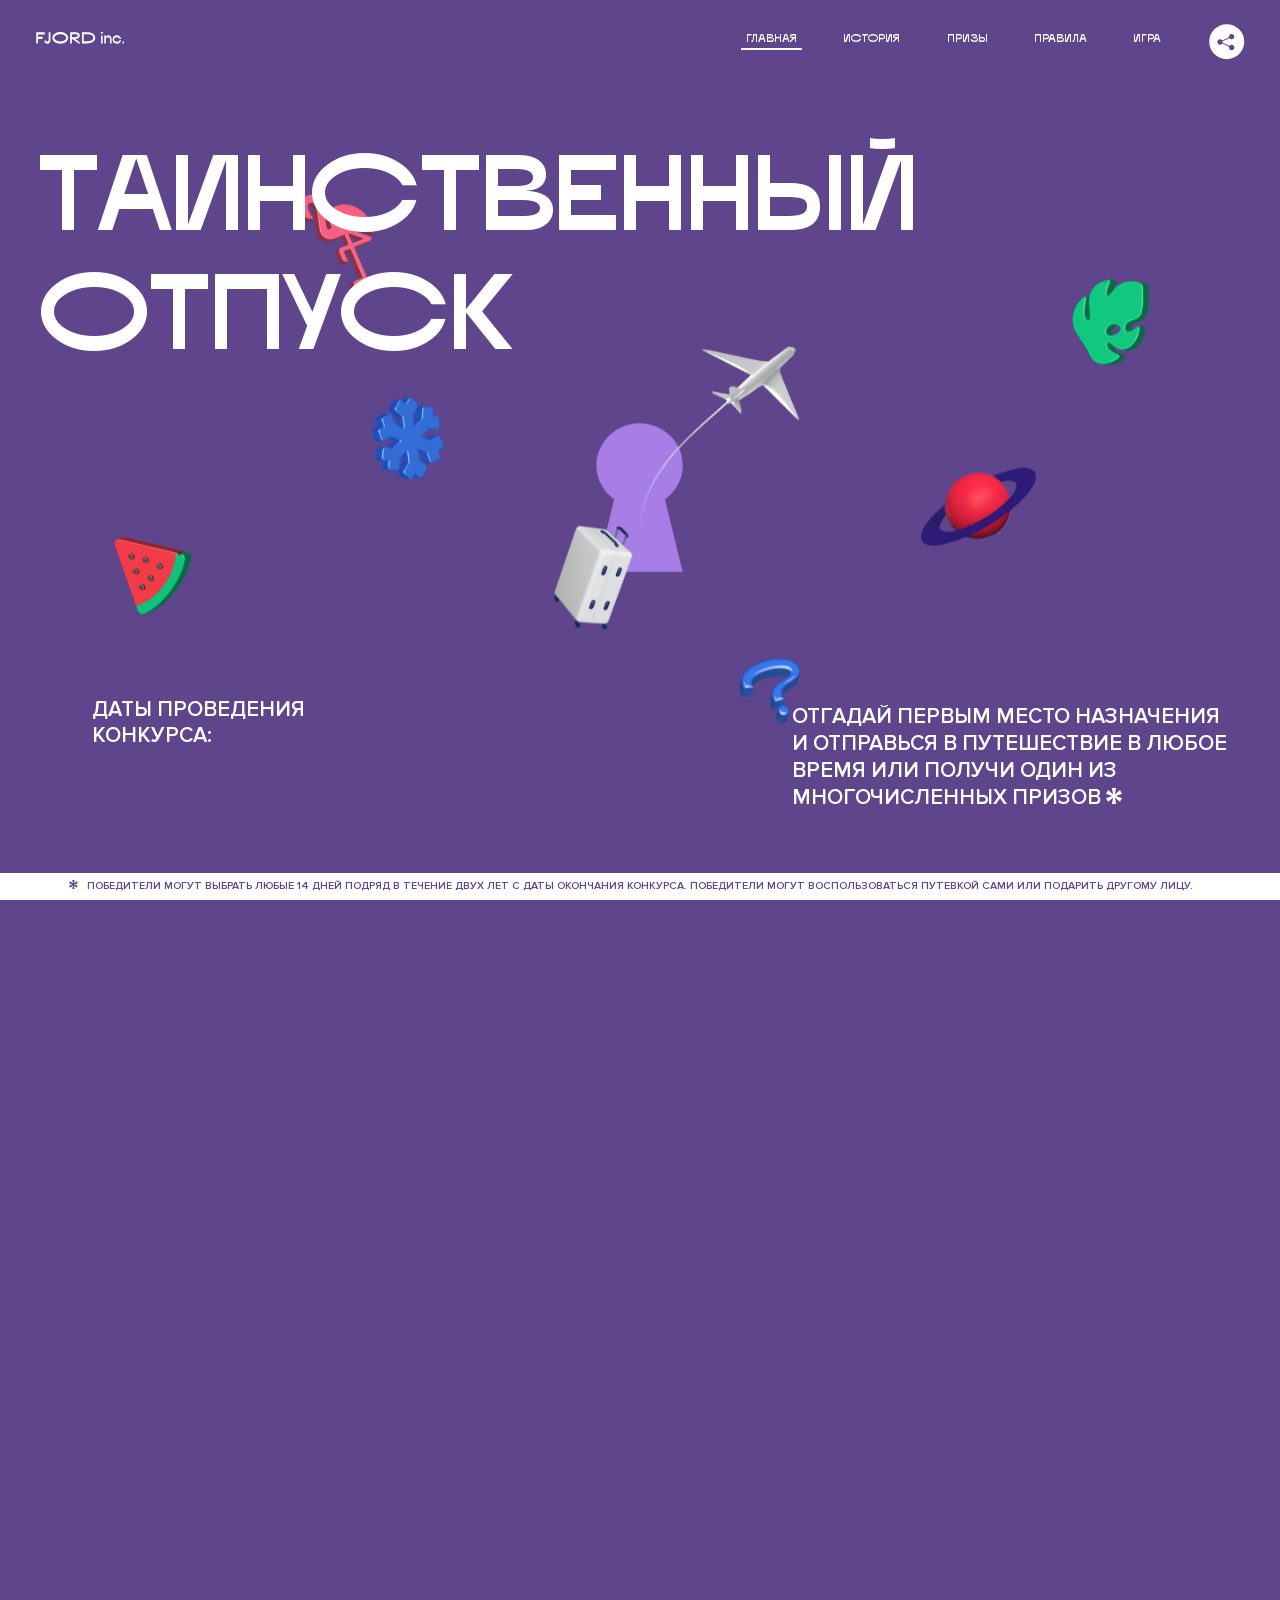
<file: 12/index.html>
<!DOCTYPE html>
<html lang="ru">
<head>
  <meta charset="UTF-8">
  <meta name="description" content="">
  <meta name="viewport" content="width=device-width, initial-scale=1.0">
  <meta http-equiv="X-UA-Compatible" content="ie=edge">
  <title>Mysterious Vacation</title>
<link href="css/style.min.css" rel="stylesheet">  <base href="https://htmlacademy-animation.github.io/2357193-magic-vacation-1/12/">
</head>
<body>

  <header class="page-header js-header">
    <div class="page-header__wrapper">
      <a href="#" class="page-header__logo" aria-label="Перейти на страницу FJORD.Inc">
        <svg width="100" height="15" viewBox="0 0 100 15" fill="none" xmlns="http://www.w3.org/2000/svg">
          <path d="M0.26 1.4V14H2.276V8.906H7.334V6.44H2.276V3.848H9.872V1.4H0.26ZM12.733 14.36C15.127 14.36 16.243 12.65 16.243 9.5V1.4H14.263V8.96C14.263 11.21 13.723 11.876 12.733 11.876C11.833 11.876 11.473 11.3 11.347 10.58L9.36702 10.94C9.63702 13.046 10.663 14.36 12.733 14.36ZM18.3918 7.7C18.3918 11.372 22.3878 14.36 27.3198 14.36C32.2518 14.36 36.2478 11.372 36.2478 7.7C36.2478 4.028 32.2518 1.04 27.3198 1.04C22.3878 1.04 18.3918 4.028 18.3918 7.7ZM20.6058 7.7C20.6058 5.378 23.6118 3.524 27.3198 3.524C30.9918 3.524 33.9798 5.378 33.9798 7.7C33.9798 10.004 30.9918 11.858 27.3198 11.858C23.6118 11.858 20.6058 10.004 20.6058 7.7ZM40.403 14V8.906H40.799L49.079 14.702V12.38L44.039 8.906H44.201C47.999 8.906 49.277 7.304 49.277 5.162C49.277 3.092 47.999 1.4 44.201 1.4H38.387V14H40.403ZM43.535 3.722C45.785 3.722 47.045 4.136 47.045 5.432C47.045 6.764 45.785 7.034 43.535 7.034H40.403V3.722H43.535ZM51.6936 1.382V14H57.8676C62.7456 14 66.7236 11.534 66.7236 7.7C66.7236 3.848 62.7456 1.382 57.8676 1.382H51.6936ZM53.7096 11.624V3.722H57.5436C61.5396 3.722 64.4916 5.018 64.4916 7.7C64.4916 10.238 61.5396 11.624 57.5436 11.624H53.7096ZM73.1832 14.018H74.9832V5H73.1832V14.018ZM72.9132 1.976C72.9132 2.57 73.3992 3.092 74.0832 3.092C74.7492 3.092 75.2352 2.57 75.2352 1.976C75.2352 1.382 74.7672 0.805999 74.0832 0.805999C73.3812 0.805999 72.9132 1.382 72.9132 1.976ZM76.7867 14H78.5687V9.104C78.7487 8.006 79.5947 6.962 81.0887 6.962C82.1147 6.962 83.2667 7.448 83.2667 9.554V14H85.0487V9.014C85.0487 6.152 83.2307 4.73 81.3587 4.73C79.9187 4.73 79.0727 5.558 78.5687 6.854V5H76.7867V14ZM90.9898 14.27C93.5098 14.27 95.3818 12.506 95.7238 10.328H94.0498C93.7258 11.3 92.6998 12.02 90.9898 12.02C88.8478 12.02 87.7678 10.922 87.7678 9.59C87.7678 8.24 88.8478 6.962 90.9898 6.962C92.7538 6.962 93.7978 7.844 94.0858 8.924H95.7418C95.4358 6.71 93.6178 4.73 90.9898 4.73C88.0918 4.73 86.1298 7.124 86.1298 9.59C86.1298 12.074 88.1278 14.27 90.9898 14.27ZM97.0693 12.938C97.0693 13.658 97.5553 14.144 98.2753 14.144C98.9953 14.144 99.4813 13.658 99.4813 12.938C99.4813 12.2 98.9953 11.714 98.2753 11.714C97.5553 11.714 97.0693 12.2 97.0693 12.938Z" fill="currentColor"></path>
        </svg>
      </a>
      <button class="page-header__toggler js-menu-toggler" type="button" aria-label="Управление мобильным меню"><span>Меню</span></button>
      <nav class="page-header__nav">
        <div class="page-header__menu js-menu" id="menu">
          <ul>
            <li>
              <a class="js-menu-link active" href="#top" data-href="top">главная</a>
            </li>
            <li>
              <a class="js-menu-link" href="#story" data-href="story">история</a>
            </li>
            <li>
              <a class="js-menu-link" href="#prizes" data-href="prizes">призы</a>
            </li>
            <li>
              <a class="js-menu-link" href="#rules" data-href="rules">правила</a>
            </li>
            <li>
              <a class="js-menu-link" href="#game" data-href="game">игра</a>
            </li>
          </ul>
        </div>
        <div class="page-header__social">
          <div class="social-block js-social-block">
            <button class="social-block__toggler" aria-label="Управлять блоком с социальными кнопками">
              <svg width="26" height="22" viewBox="0 0 27 22" fill="none" xmlns="http://www.w3.org/2000/svg">
                <path d="M19.6721 7.43664C21.6273 7.43664 23.213 5.85095 23.213 3.89566C23.213 1.94037 21.6273 0.354675 19.6721 0.354675C17.7168 0.354675 16.1311 1.94037 16.1311 3.89566C16.1311 4.19968 16.1728 4.49178 16.2458 4.77345L7.21751 8.95527C6.57519 8.05214 5.52303 7.46049 4.33078 7.46049C2.37549 7.46049 0.789795 9.04618 0.789795 11.0015C0.789795 12.9568 2.37549 14.5425 4.33078 14.5425C5.52303 14.5425 6.57668 13.9508 7.21751 13.0477L16.2458 17.2295C16.1743 17.5112 16.1311 17.8033 16.1311 18.1073C16.1311 20.0626 17.7168 21.6483 19.6721 21.6483C21.6273 21.6483 23.213 20.0626 23.213 18.1073C23.213 16.152 21.6273 14.5663 19.6721 14.5663C18.4798 14.5663 17.4262 15.158 16.7853 16.0611L7.75701 11.8793C7.82854 11.5976 7.87176 11.3055 7.87176 11.0015C7.87176 10.6974 7.83003 10.4053 7.75701 10.1237L16.7853 5.94186C17.4262 6.84499 18.4783 7.43664 19.6721 7.43664Z" fill="currentColor"></path>
              </svg>
            </button>
            <ul class="social-block__list">
              <li>
                <a class="social-block__link social-block__link--fb" href="#" aria-label="Мы на Facebook">
                  <svg width="8" height="17" viewBox="0 0 8 17" fill="none" xmlns="http://www.w3.org/2000/svg">
                    <path d="M4.24646 16.9899H1.09275L1.05793 8.49828H0V5.30707H1.05793V3.81124C1.05793 1.42084 2.57654 0 5.21735 0H7.41758V3.18585H5.30841C4.28262 3.18585 4.2478 3.48582 4.2478 4.24914V5.30707H7.42964L7.16716 8.49828H4.2478V16.9899H4.24646Z" fill="currentColor"></path>
                  </svg>
                </a>
              </li>
              <li>
                <a class="social-block__link social-block__link--insta" href="#" aria-label="Мы в Instagram">
                  <svg width="15" height="15" viewBox="0 0 15 15" fill="none" xmlns="http://www.w3.org/2000/svg">
                    <path d="M11.0197 0H4.19806C2.14246 0 0.471191 1.66993 0.471191 3.72285V10.5499C0.471191 12.6082 2.14112 14.2727 4.19806 14.2727H11.0197C13.0753 14.2727 14.7466 12.6082 14.7466 10.5499V3.72285C14.7466 1.67127 13.0753 0 11.0197 0ZM11.0197 12.4849H4.19806C3.13076 12.4849 2.26432 11.6158 2.26432 10.5512V3.72419C2.26432 2.65956 3.13076 1.79715 4.19806 1.79715H11.0197C12.087 1.79715 12.9535 2.6609 12.9535 3.72419V10.5512C12.9535 11.6145 12.087 12.4849 11.0197 12.4849Z" fill="currentColor"></path>
                    <path d="M7.60887 3.11084C5.38989 3.11084 3.58203 4.9187 3.58203 7.14036C3.58203 9.35532 5.38989 11.1645 7.60887 11.1645C9.83053 11.1645 11.6357 9.35666 11.6357 7.14036C11.6357 4.9187 9.83053 3.11084 7.60887 3.11084ZM7.60887 9.36871C6.37551 9.36871 5.37784 8.37372 5.37784 7.14036C5.37784 5.90699 6.37551 4.90665 7.60887 4.90665C8.83822 4.90665 9.84259 5.90833 9.84259 7.14036C9.84392 8.37238 8.83822 9.36871 7.60887 9.36871Z" fill="currentColor"></path>
                    <path d="M11.3573 2.35962C10.8256 2.35962 10.3931 2.79752 10.3931 3.32381C10.3931 3.85546 10.8256 4.29336 11.3573 4.29336C11.8862 4.29336 12.3215 3.85546 12.3215 3.32381C12.3215 2.79752 11.8862 2.35962 11.3573 2.35962Z" fill="currentColor"></path>
                  </svg>
                </a>
              </li>
              <li>
                <a class="social-block__link social-block__link--vk" href="#" aria-label="Мы ВКонтакте">
                  <svg width="17" height="10" viewBox="0 0 17 10" fill="none" xmlns="http://www.w3.org/2000/svg">
                    <path d="M14.1234 4.9002C14.1234 4.9002 16.3623 1.72708 16.5866 0.680242C16.6595 0.312285 16.4947 0.103188 16.1069 0.103188C16.1069 0.103188 14.8193 0.103188 14.168 0.103188C13.7235 0.103188 13.5587 0.293278 13.4235 0.579768C13.4235 0.579768 12.3724 2.82553 11.0969 4.24712C10.6861 4.70333 10.4781 4.84318 10.2511 4.84318C10.0646 4.84318 9.98625 4.6911 9.98625 4.27834V0.649016C9.98625 0.147997 9.92545 0.00135496 9.5066 0.00135496H6.39628C6.15578 0.00135496 6.0085 0.134417 6.0085 0.324506C6.0085 0.801084 6.73406 0.908351 6.73406 2.20231V4.87305C6.73406 5.40529 6.70569 5.61575 6.45303 5.61575C5.78016 5.61575 4.19528 3.30618 3.30623 0.678887C3.12923 0.145282 2.93737 0 2.43475 0H0.486409C0.205373 0 0 0.190085 0 0.476576C0 0.991172 0.60666 3.40801 2.99277 6.64358C4.59927 8.8201 6.70569 10 8.60269 10C9.76196 10 10.0416 9.80312 10.0416 9.31432V7.63883C10.0416 7.22607 10.2065 7.04956 10.4429 7.04956C10.7078 7.04956 11.1847 7.13238 12.2805 8.22268C13.5843 9.47862 13.6762 10 14.3896 10H16.5676C16.7919 10 17 9.89273 17 9.52342C17 9.02919 16.3623 8.15343 15.384 7.10659C14.9801 6.56755 14.3302 5.98914 14.1248 5.72301C13.8275 5.40801 13.9154 5.23014 14.1234 4.9002Z" fill="currentColor"></path>
                  </svg>
                </a>
              </li>
            </ul>
          </div>
        </div>
      </nav>
    </div>
  </header>

  <main class="page-content">

    <section class="animation-screen"></section>

    <section class="screen screen--hidden screen--intro" id="top">
      <div class="screen__wrapper">
        <div class="intro">
          <h1 class="intro__title">Таинственный отпуск</h1>
          <div class="intro__content">
            <div class="intro__info">
              <p class="intro__label">Даты проведения конкурса:</p>
              <p class="intro__date">01 — 31.05 / 2020</p>
            </div>
            <div class="intro__message">
              <p>
                Отгадай первым место назначения и&nbsp;отправься в&nbsp;путешествие в&nbsp;любое время или получи один из многочисленных призов
                <svg width="16" height="16" viewBox="0 0 10 10" fill="none" xmlns="http://www.w3.org/2000/svg">
                  <path d="M0 6.35337L3.90271 4.99012L0 3.64663L1.34615 1.32374L4.44287 4.01073L3.67364 0H6.34615L5.57692 4.01073L8.65385 1.32374L10 3.64663L6.13405 4.99012L10 6.35337L8.65385 8.65651L5.57692 5.98927L6.34615 10H3.67364L4.44287 5.96952L1.34615 8.65651L0 6.35337Z" fill="currentColor"></path>
                </svg>
              </p>
            </div>
          </div>
        </div>
      </div>
      <div class="screen__footer js-footer">
        <button class="screen__footer-enlarge js-footer-toggler" type="button" aria-label="Показать сообщение">
          <svg width="10" height="10" viewBox="0 0 10 10" fill="none" xmlns="http://www.w3.org/2000/svg">
            <path d="M0 6.35337L3.90271 4.99012L0 3.64663L1.34615 1.32374L4.44287 4.01073L3.67364 0H6.34615L5.57692 4.01073L8.65385 1.32374L10 3.64663L6.13405 4.99012L10 6.35337L8.65385 8.65651L5.57692 5.98927L6.34615 10H3.67364L4.44287 5.96952L1.34615 8.65651L0 6.35337Z" fill="currentColor"></path>
          </svg>
        </button>
        <button class="screen__footer-collapse js-footer-toggler" type="button" aria-label="Скрыть сообщение">
          <svg width="13" height="13" viewBox="0 0 13 13" fill="none" xmlns="http://www.w3.org/2000/svg">
            <line x1="12.3536" y1="0.353553" x2="0.738349" y2="11.9688" stroke="currentColor"></line>
            <line x1="0.738319" y1="0.539925" x2="12.3535" y2="12.1551" stroke="currentColor"></line>
          </svg>
        </button>
        <div class="screen__footer-wrapper">
          <div class="screen__footer-announce">
            <p class="screen__footer-label">Даты проведения конкурса:</p>
            <p class="screen__footer-date">01 — 31.05 / 2020</p>
          </div>
          <div class="screen__footer-note">
            <p>
              <svg width="10" height="10" viewBox="0 0 10 10" fill="none" xmlns="http://www.w3.org/2000/svg">
                <path d="M0 6.35337L3.90271 4.99012L0 3.64663L1.34615 1.32374L4.44287 4.01073L3.67364 0H6.34615L5.57692 4.01073L8.65385 1.32374L10 3.64663L6.13405 4.99012L10 6.35337L8.65385 8.65651L5.57692 5.98927L6.34615 10H3.67364L4.44287 5.96952L1.34615 8.65651L0 6.35337Z" fill="currentColor"></path>
              </svg>
              <span>Победители могут выбрать любые 14 дней подряд в&nbsp;течение двух лет с&nbsp;даты окончания конкурса. Победители могут воспользоваться путевкой сами или подарить другому лицу.</span>
            </p>
          </div>
        </div>
      </div>
    </section>

    <section class="screen screen--hidden screen--story" id="story">

      <div class="slider swiper-container js-slider">

        <div class="swiper-wrapper">

          <div class="slider__item swiper-slide">
            <h2 class="slider__item-title">История</h2>
            <p class="slider__item-text">Джеймс Таргет был основателем компании &laquo;Fjord Inc.&raquo;. С&nbsp;1965 года &laquo;Fjord Inc.&raquo; прославилась надёжными и&nbsp;удобными чемоданами и&nbsp;аксессуарами для туристов.</p>
          </div>

          <div class="slider__item swiper-slide">
            <p class="slider__item-text">Когда Джеймсу было 7&nbsp;лет, в&nbsp;их&nbsp;доме гостил дядюшка и&nbsp;развлекал детей рассказами о&nbsp;своей поездке в&nbsp;место, показавшееся малышу Таргету невероятным. Тогда Джеймс решил, что однажды посетит его, но&nbsp;не&nbsp;будет рассказывать о&nbsp;мечте, пока не&nbsp;осуществит.</p>
          </div>

          <div class="slider__item swiper-slide">
            <p class="slider__item-text">Джеймс Таргет стал увлеченным путешественником. Он&nbsp;посетил 5&nbsp;континентов, 126&nbsp;стран.</p>
          </div>

          <div class="slider__item swiper-slide">
            <p class="slider__item-text">Он&nbsp;сплавлялся по&nbsp;Амазонке и&nbsp;погружался в&nbsp;пещеры Франции, медитировал в&nbsp;горах Тибета и&nbsp;пожимал руку вождя племени Акугауа.</p>
          </div>

          <div class="slider__item swiper-slide">
            <p class="slider__item-text">Из&nbsp;своих поездок Джеймс Таргет привозил идеи, как сделать свои чемоданы &laquo;Fjord Inc.&raquo; удобными и&nbsp;приспособленными к&nbsp;разным дорожным условиям.</p>
          </div>

          <div class="slider__item swiper-slide">
            <p class="slider__item-text">Всё это время Джеймс не&nbsp;оставлял идею поездки своей мечты. Однако, как только он&nbsp;брался за&nbsp;планирование, возникали препятствия, не&nbsp;позволяющие отправиться туда.</p>
          </div>

          <div class="slider__item swiper-slide">
            <p class="slider__item-text">В&nbsp;возрасте 67&nbsp;лет Джеймс Таргет попал под лавину и&nbsp;погиб. В&nbsp;своём завещании он&nbsp;поручил отправить в&nbsp;заветное путешествие трёх смельчаков, единых с&nbsp;ним духом.</p>
          </div>

          <div class="slider__item swiper-slide">
            <p class="slider__item-text">Тех, кто сможет узнать таинственное место, задавая вопросы специально обученному ИИ&nbsp;&laquo;Соне&raquo;, ждет фантастическое путешествие.</p>
          </div>
        </div>
        <div class="slider__controls">
          <button class="slider__control slider__control--prev js-control-prev" type="button" aria-label="Показать предыдущую историю">
            <svg width="12" height="22" viewBox="0 0 12 22" fill="none" xmlns="http://www.w3.org/2000/svg">
              <path d="M11 1L1 11L11 21" stroke="currentColor" stroke-width="2" stroke-linejoin="round"></path>
            </svg>
          </button>
          <button class="slider__control slider__control--next js-control-next" type="button" aria-label="Показать следующую историю">
            <svg width="12" height="22" viewBox="0 0 12 22" fill="none" xmlns="http://www.w3.org/2000/svg">
              <path d="M1 1L11 11L1 21" stroke="currentColor" stroke-width="2" stroke-linejoin="round"></path>
            </svg>
          </button>
        </div>
        <div class="slider__pagination swiper-pagination"></div>
      </div>
    </section>

    <section class="screen screen--hidden screen--prizes" id="prizes">
      <div class="screen__wrapper">
        <div class="prizes">
          <h2 class="prizes__title">ПРизы</h2>
          <div class="prizes__lead">
            <p>Найди ответ и&nbsp;получи один из&nbsp;призов:</p>
          </div>
          <ul class="prizes__list">
            <li class="prizes__item prizes__item--journeys">
              <div class="prizes__icon">
                <picture>
                  <source srcset="img/prize1-mob.svg" media="(orientation: portrait)">
                  <svg xmlns="http://www.w3.org/2000/svg" xmlns:xlink="http://www.w3.org/1999/xlink" viewbox="0 0 350 330">
  <defs>
    <clipPath id="window">
      <path d="M275,225.43H257.87a17.6,17.6,0,0,1-17.52-17.58V170a17.6,17.6,0,0,1,17.52-17.58H275A17.6,17.6,0,0,1,292.51,170v37.83A17.61,17.61,0,0,1,275,225.43Z"></path>
    </clipPath>
  </defs>

  <g id="dirigable" transform-origin="center">
    <g id="blades">
      <animate attributetype="CSS" attributename="opacity" begin="dirigableBladesAnimate.begin + 4s" values="1; 0" keytimes="0; 1" dur="1s" calcmode="linear" fill="freeze"></animate> 
      <animateTransform id="dirigableBladesAnimate" attributename="transform" type="translate" values="0 5; 0 -5; 0 5" keytimes="0; 0.5; 1" calcmode="linear" dur="3s" begin="click" repeatcount="indefinite"></animateTransform>
      <path d="M123.23,207.39h9.16a3.29,3.29,0,0,0,3.29-3.3v-5.71a3.29,3.29,0,0,0-3.29-3.3H115.57a1.32,1.32,0,0,0-1.32,1.32v2a9,9,0,0,0,9,9" fill="#068e4d"></path>
      <path d="M123.23,207.39h9.16a3.29,3.29,0,0,0,3.29-3.3v-5.71a3.29,3.29,0,0,0-3.29-3.3H115.57a1.32,1.32,0,0,0-1.32,1.32v2A9,9,0,0,0,123.23,207.39Z" fill="none" stroke="#fff" stroke-linecap="round" stroke-linejoin="round" stroke-width="2"></path>
      <path d="M123.23,173.34h9.16a3.29,3.29,0,0,1,3.29,3.3v5.71a3.29,3.29,0,0,1-3.29,3.3H115.57a1.32,1.32,0,0,1-1.32-1.32v-2a9,9,0,0,1,9-9" fill="#068e4d"></path>
      <path d="M123.23,173.34h9.16a3.29,3.29,0,0,1,3.29,3.3v5.71a3.29,3.29,0,0,1-3.29,3.3H115.57a1.32,1.32,0,0,1-1.32-1.32v-2A9,9,0,0,1,123.23,173.34Z" fill="none" stroke="#fff" stroke-linecap="round" stroke-linejoin="round" stroke-width="2"></path>
    </g>
    <g id="cabina" transform-origin="50% 70%">
      <animateTransform attributename="transform" type="scale" values="1 1; 1 0.8; 1 1" keytimes="0; 0.5; 1" keysplines="0 0 0.59 1; 0.42 0 1 1" calcmode="spline" dur="3s" begin="dirigableBladesAnimate.begin" additive="sum" repeatdur="4s" repeatcount="2"></animateTransform>
      <g>
        <animate attributetype="CSS" attributename="opacity" begin="dirigableBladesAnimate.begin + 4s" values="1; 0" keytimes="0; 1" dur="1s" calcmode="linear" fill="freeze"></animate> 
        <path d="M175.44,249.28h48.36a13.27,13.27,0,0,0,13-10.65l3.74-18.32H172.36v25.89A3.09,3.09,0,0,0,175.44,249.28Z" fill="none" stroke="#fff" stroke-linecap="round" stroke-linejoin="round" stroke-width="2"></path>
        <path d="M235.79,241.69h-9.22a8.31,8.31,0,0,1-8.28-8.31V220.31" fill="none" stroke="#fff" stroke-linecap="round" stroke-miterlimit="10" stroke-width="2"></path>
        <path d="M185.64,231.88h-2.05a3.45,3.45,0,0,0-3.43,3.45v2.92a3.45,3.45,0,0,0,3.43,3.45h2.05a3.45,3.45,0,0,0,3.43-3.45v-2.92A3.45,3.45,0,0,0,185.64,231.88Z" fill="none" stroke="#fff" stroke-linecap="round" stroke-linejoin="round" stroke-width="2"></path>
      </g>
      
        <!-- Правое окно дерижабля -->
      <path d="M 198.77 237.55 C 198.774 237.321 198.774 237.092 198.772 236.864 C 198.771 236.635 198.768 236.406 198.767 236.177 C 198.766 235.948 198.767 235.719 198.773 235.491 C 198.779 235.263 198.79 235.034 198.809 234.807 C 199.027 233.174 200.553 231.855 202.2 231.88 C 203.058 231.897 203.919 231.841 204.774 231.921 C 206.407 232.144 207.72 233.681 207.68 235.33 L 207.68 235.33 L 207.68 235.33 C 207.68 236.271 207.68 237.212 207.68 238.153 C 207.758 239.803 206.487 241.375 204.858 241.643 C 204.074 241.749 203.279 241.681 202.49 241.7 C 201.186 241.792 199.861 241.111 199.224 239.961 C 198.773 239.238 198.749 238.374 198.77 237.55" fill="none" stroke="#fff" stroke-linecap="round" stroke-linejoin="round" stroke-width="2">
        <animate attributename="d" values="M 198.77 237.55 C 198.774 237.321 198.774 237.092 198.772 236.864 C 198.771 236.635 198.768 236.406 198.767 236.177 C 198.766 235.948 198.767 235.719 198.773 235.491 C 198.779 235.263 198.79 235.034 198.809 234.807 C 199.027 233.174 200.553 231.855 202.2 231.88 C 203.058 231.897 203.919 231.841 204.774 231.921 C 206.407 232.144 207.72 233.681 207.68 235.33 L 207.68 235.33 L 207.68 235.33 C 207.68 236.271 207.68 237.212 207.68 238.153 C 207.758 239.803 206.487 241.375 204.858 241.643 C 204.074 241.749 203.279 241.681 202.49 241.7 C 201.186 241.792 199.861 241.111 199.224 239.961 C 198.773 239.238 198.749 238.374 198.77 237.55;
                       M 245.484 220.254 C 242.202 216.961 240.355 212.499 240.35 207.85 C 240.35 195.233 240.35 182.617 240.35 170 C 240.355 165.351 242.202 160.889 245.484 157.596 C 248.765 154.303 253.221 152.441 257.87 152.42 C 263.58 152.42 269.29 152.42 275 152.42 C 279.647 152.444 284.1 154.307 287.38 157.6 C 290.659 160.892 292.505 165.353 292.51 170 L 292.51 188.915 L 292.51 207.83 C 292.507 212.48 290.663 216.944 287.384 220.24 C 284.105 223.537 279.65 225.404 275 225.43 C 275 225.43 275 225.43 275 225.43 C 269.29 225.43 263.58 225.43 257.87 225.43 C 253.221 225.409 248.765 223.547 245.484 220.254;" keytimes="0; 1" calcmode="linear" begin="dirigableBladesAnimate.begin + 4.3s" dur="0.5s" fill="freeze"></animate> 
      </path>
    </g>
    
    <g id="dirigable-mid">
      <animate attributetype="CSS" attributename="opacity" begin="dirigableBladesAnimate.begin + 4s" values="1; 0" keytimes="0; 1" dur="1s" calcmode="linear" fill="freeze"></animate> 
      <path d="M205,227.08c43.38,0,74.86-15.55,74.86-37s-31.48-37-74.86-37c-27.94,0-55.36,13.53-73.46,24.87a14.3,14.3,0,0,0,0,24.21c18.09,11.33,45.52,24.87,73.46,24.87" fill="#068e4d"></path>
      <path d="M205,227.08c43.38,0,74.86-15.55,74.86-37s-31.48-37-74.86-37c-27.94,0-55.36,13.53-73.46,24.87a14.3,14.3,0,0,0,0,24.21C149.63,213.54,177.06,227.08,205,227.08Z" fill="none" stroke="#fff" stroke-width="2"></path>
      <path d="m 205.38824,181.11706 c -28.23,0 -56.45824,0.73294 -73.19824,4.97294 -3.95,1 -6,2.66 -6.08,4.34 -0.16616,-4.62132 2.14832,-8.97956 6.07,-11.43 16.74,-10.5 44.58,-24.68 72.81,-24.68 44.81,0 73.64,16 73.64,35.75 v 0.37 c -0.37,-7.95 -28.71176,-9.32294 -73.24176,-9.32294" fill="#36e69a"></path>
      <path d="M132.18,195.12c16.74,4.27,44.58,10,72.81,10,44.14,0,72.75-6.32,73.6-14.18-0.86,19.34-29.45,34.86-73.6,34.86-28.23,0-56.07-14.19-72.81-24.68a12.88,12.88,0,0,1-6-10.18c0.26,1.61,2.26,3.18,6,4.14" fill="#068e4d"></path>
      <!-- Центр -->
      <path d="M132.18,186.12c16.74-4.27,44.58-10,72.81-10,44.53,0,73.26,6.43,73.61,14.38,0,0.17,0,.34,0,0.51-0.85,7.86-29.45,14.17-73.6,14.17-28.23,0-56.07-5.76-72.81-10-3.79-1-5.79-2.53-6-4.13l0-.51c0.13-1.69,2.15-3.36,6.1-4.37" fill="#25b774">
        <animate attributename="d" values="M 132.18 186.12 C 148.92 181.85 178.701 170.685 206.931 170.685 C 251.461 170.685 278.25 182.55 278.6 190.5 C 278.6 190.67 278.6 190.84 278.6 191.01 C 277.75 198.87 251.091 199.745 206.941 199.745 C 178.711 199.745 148.93 199.42 132.19 195.18 C 128.4 194.18 126.4 192.65 126.19 191.05 L 126.19 190.54 C 126.32 188.85 128.34 187.18 132.29 186.17;
                        M 132.18 186.12 C 148.92 181.85 178.313 178.838 206.543 178.838 C 251.073 178.838 278.25 182.55 278.6 190.5 C 278.6 190.67 278.6 190.84 278.6 191.01 C 277.75 198.87 250.703 207.898 206.553 207.898 C 178.323 207.898 148.93 199.42 132.19 195.18 C 128.4 194.18 126.4 192.65 126.19 191.05 L 126.19 190.54 C 126.32 188.85 128.34 187.18 132.29 186.17;
                        M 132.18 186.12 C 148.92 181.85 178.701 170.685 206.931 170.685 C 251.461 170.685 278.25 182.55 278.6 190.5 C 278.6 190.67 278.6 190.84 278.6 191.01 C 277.75 198.87 251.091 199.745 206.941 199.745 C 178.711 199.745 148.93 199.42 132.19 195.18 C 128.4 194.18 126.4 192.65 126.19 191.05 L 126.19 190.54 C 126.32 188.85 128.34 187.18 132.29 186.17" keytimes="0; 0.5; 1" calcmode="linear" dur="3s" begin="dirigableBladesAnimate.begin" repeatcount="indefinite"></animate> 
      </path>
      <path d="M123.23,173.34h9.16a3.29,3.29,0,0,1,3.29,3.3v5.71a3.29,3.29,0,0,1-3.29,3.3H115.57a1.32,1.32,0,0,1-1.32-1.32v-2a9,9,0,0,1,9-9" fill="#068e4d"></path>
      <path d="M123.23,173.34h9.16a3.29,3.29,0,0,1,3.29,3.3v5.71a3.29,3.29,0,0,1-3.29,3.3H115.57a1.32,1.32,0,0,1-1.32-1.32v-2A9,9,0,0,1,123.23,173.34Z" fill="none" stroke="#fff" stroke-linecap="round" stroke-linejoin="round" stroke-width="2"></path>
      <path d="M123.23,207.39h9.16a3.29,3.29,0,0,0,3.29-3.3v-5.71a3.29,3.29,0,0,0-3.29-3.3H115.57a1.32,1.32,0,0,0-1.32,1.32v2a9,9,0,0,0,9,9" fill="#068e4d"></path>
      <path d="M123.23,207.39h9.16a3.29,3.29,0,0,0,3.29-3.3v-5.71a3.29,3.29,0,0,0-3.29-3.3H115.57a1.32,1.32,0,0,0-1.32,1.32v2A9,9,0,0,0,123.23,207.39Z" fill="none" stroke="#fff" stroke-linecap="round" stroke-linejoin="round" stroke-width="2"></path>
    </g>
  </g>

  <g id="clouds-left">
    <animate attributetype="CSS" attributename="opacity" begin="dirigableBladesAnimate.begin + 2s" values="1; 0" keytimes="0; 1" dur="1s" calcmode="linear" fill="freeze"></animate>
    <line x1="68.95" y1="107.8" x2="131.86" y2="107.8" fill="none" stroke="#fff" stroke-linecap="round" stroke-miterlimit="10" stroke-width="2">
      <animateTransform attributename="transform" type="translate" values="300; 0;" keytimes="0; 1" calcmode="linear" dur="3s" begin="dirigableBladesAnimate.begin" repeatcount="indefinite"></animateTransform>
    </line>
    <path d="M41.77,97.54H77.06a12.4,12.4,0,1,1,24.8,0h17.93" fill="none" stroke="#fff" stroke-linecap="round" stroke-miterlimit="10" stroke-width="2">
      <animateTransform attributename="transform" type="translate" values="300; 0;" keytimes="0; 1" keysplines="0 0 0.9 1;" calcmode="spline" dur="3s" begin="dirigableBladesAnimate.begin" additive="sum" repeatcount="indefinite"></animateTransform>
    </path>
  </g>

  <g id="clouds-right">
    <animate attributetype="CSS" attributename="opacity" begin="dirigableBladesAnimate.begin + 4s" values="1; 0" keytimes="0; 1" dur="1s" calcmode="linear" fill="freeze"></animate>
    <line x1="258.96" y1="93.19" x2="298.74" y2="93.19" fill="none" stroke="#fff" stroke-linecap="round" stroke-miterlimit="10" stroke-width="2">
      <animateTransform attributename="transform" type="translate" values="300; -200;" keytimes="0; 1" keysplines="0 0 0.9 1;" calcmode="spline" dur="5s" begin="dirigableBladesAnimate.begin" repeatcount="indefinite"></animateTransform>
    </line>
    <g id="clouds">
      <animateTransform attributename="transform" type="translate" values="300; -200;" keytimes="0; 1" calcmode="linear" dur="5s" begin="dirigableBladesAnimate.begin" repeatcount="indefinite"></animateTransform>
      <path d="M278.75,82.91H251.39a12.4,12.4,0,1,0-24.8,0H208.65" fill="none" stroke="#fff" stroke-linecap="round" stroke-miterlimit="10" stroke-width="2"></path>
      <line x1="287.01" y1="82.91" x2="309.21" y2="82.91" fill="none" stroke="#fff" stroke-linecap="round" stroke-miterlimit="10" stroke-width="2"></line>
    </g>
  </g>

  <g id="air-from-dirigable">
    <animate attributetype="CSS" attributename="opacity" begin="dirigableBladesAnimate.begin + 4s" values="1; 0" keytimes="0; 1" dur="1s" calcmode="linear" fill="freeze"></animate>
    <line x1="106.25" y1="179.49" x2="84.05" y2="179.49" fill="none" stroke="#fff" stroke-linecap="round" stroke-miterlimit="10" stroke-width="2">
      <animate attributename="x2" from="84.05" to="95" dur="0.3s" begin="dirigableBladesAnimate.begin" repeatcount="indefinite"></animate> 
    </line>
    <line x1="106.25" y1="201.23" x2="84.05" y2="201.23" fill="none" stroke="#fff" stroke-linecap="round" stroke-miterlimit="10" stroke-width="2">
      <animate attributename="x2" from="84.05" to="95" dur="0.2s" begin="dirigableBladesAnimate.begin" repeatcount="indefinite"></animate> 
    </line>
    <line x1="106.25" y1="190.98" x2="68.77" y2="190.98" fill="none" stroke="#fff" stroke-linecap="round" stroke-miterlimit="10" stroke-width="2">
      <animate attributename="x2" from="68.77" to="84.05" dur="0.4s" begin="dirigableBladesAnimate.begin" repeatcount="indefinite"></animate> 
    </line>
  </g>
  
  <g id="mountain">
    <path d="M289.94,327.88H244.88L212.8,296.58a1.89,1.89,0,0,0-2.44,0l-10.2,10.23a1.72,1.72,0,0,1-2.25,0l-19-20.17a2.4,2.4,0,0,0-3.1,0l-26.42,25.64a1.71,1.71,0,0,1-2.25,0l-2.63-2.92a1.71,1.71,0,0,0-2.31,0L124.63,329H80.78" fill="none" stroke="#fff" stroke-linecap="round" stroke-miterlimit="10" stroke-width="2">
      <animate attributename="d" values="M 289.94 327.88 L 244.88 327.88 L 212.8 296.58 C 212.459 296.292 212.027 296.134 211.58 296.134 C 211.133 296.134 210.701 296.292 210.36 296.58 C 206.96 299.99 203.56 303.4 200.16 306.81 C 199.848 307.08 199.448 307.229 199.035 307.229 C 198.622 307.229 198.222 307.08 197.91 306.81 L 178.91 286.64 C 178.477 286.274 177.927 286.072 177.36 286.072 C 176.793 286.072 176.243 286.274 175.81 286.64 L 149.39 312.28 C 149.079 312.552 148.679 312.702 148.265 312.702 C 147.851 312.702 147.451 312.552 147.14 312.28 C 146.263 311.307 145.387 310.333 144.51 309.36 C 144.195 309.071 143.782 308.911 143.355 308.911 C 142.928 308.911 142.515 309.071 142.2 309.36 L 124.63 329 L 80.78 329;
                        M 289.94 327.88 L 244.88 327.88 L 212.8 312.914 C 212.565 312.716 212.294 312.583 212.011 312.517 C 211.728 312.451 211.432 312.451 211.149 312.517 C 210.866 312.583 210.595 312.716 210.36 312.914 C 206.868 318.063 203.377 323.211 199.885 328.36 C 199.239 328.919 198.281 328.919 197.635 328.36 L 178.91 302.974 C 178.463 302.596 177.911 302.407 177.36 302.407 C 176.809 302.407 176.257 302.596 175.81 302.974 L 149.39 328.614 C 148.746 329.177 147.784 329.177 147.14 328.614 C 146.263 327.641 145.387 326.668 144.51 325.694 C 144.292 325.495 144.035 325.362 143.766 325.295 C 143.496 325.229 143.214 325.229 142.944 325.295 C 142.675 325.362 142.418 325.495 142.2 325.694 L 124.63 329 L 80.78 329;
                        M 289.94 327.88 L 244.88 327.88 L 212.8 327.052 C 212.565 326.854 212.294 326.721 212.011 326.655 C 211.728 326.589 211.432 326.589 211.149 326.655 C 210.866 326.721 210.595 326.854 210.36 327.052 C 206.868 327.488 203.377 327.924 199.885 328.36 C 199.239 328.919 198.281 328.919 197.635 328.36 L 178.498 325.485 C 178.051 325.107 177.567 325.072 177.049 325.149 C 176.531 325.226 175.98 325.415 175.398 325.485 L 149.39 328.614 C 148.746 329.177 147.784 329.177 147.14 328.614 C 146.702 328.128 146.263 327.641 145.825 327.154 C 145.387 326.668 144.948 326.181 144.51 325.694 C 144.183 325.395 143.769 325.245 143.355 325.245 C 142.941 325.245 142.527 325.395 142.2 325.694 L 124.63 329 L 80.78 329;
                        M 289.94 328.978 C 288.142 328.998 286.001 329.017 283.565 329.033 C 281.129 329.05 278.396 329.065 275.412 329.078 C 272.429 329.092 269.194 329.104 265.754 329.114 C 262.314 329.125 258.667 329.134 254.861 329.142 C 251.055 329.15 247.088 329.156 243.006 329.161 C 238.924 329.166 234.727 329.17 230.461 329.173 C 226.194 329.176 221.857 329.178 217.496 329.179 C 213.135 329.179 208.75 329.179 204.385 329.178 C 200.021 329.176 195.677 329.174 191.399 329.171 C 187.122 329.168 182.91 329.165 178.81 329.16 C 174.71 329.156 170.722 329.151 166.89 329.145 C 163.058 329.139 159.383 329.133 155.91 329.126 C 152.437 329.119 149.166 329.112 146.142 329.104 C 143.118 329.097 140.342 329.088 137.858 329.08 C 135.374 329.072 133.183 329.063 131.33 329.054 C 129.477 329.045 127.962 329.036 126.83 329.027 C 125.699 329.018 124.95 329.009 124.63 329 L 80.78 329" keytimes="0; 0.3; 0.6; 1" calcmode="linear" dur="1s" begin="dirigableBladesAnimate.begin + 4s" fill="freeze"></animate> 
    </path>
  </g>

  <g id="skis" opacity="0">
    <animate attributetype="CSS" attributename="opacity" begin=" dirigableBladesAnimate.begin + 4.5s" values="0; 1" keytimes="0; 1" dur="1s" calcmode="linear" fill="freeze"></animate> 
    <animateTransform attributename="transform" type="translate" values="-300; 0;" keytimes="0; 1" keysplines="0 0 0.8 1;" calcmode="spline" dur="0.5s" begin="dirigableBladesAnimate.begin + 4.7s" additive="sum" fill="freeze"></animateTransform>
    <path d="M91.14,327.79a2.2,2.2,0,0,1-2-2.36l13.66-193.17c1.1-15.49-4.8-21.92-8.75-24.47a1.35,1.35,0,0,1,.53-2.45C103,104,122.18,104,120,134.19L106.43,326.67a2.2,2.2,0,0,1-2.35,2Z" fill="#fff"></path>
    <path d="M124.5,328.17a2.2,2.2,0,0,1-2.17-2.23l2.24-193.63c0.19-15.53-6.07-21.61-10.16-23.91a1.35,1.35,0,0,1,.39-2.47c8.36-1.9,27.49-3,27.15,27.28l-2.25,192.93a2.2,2.2,0,0,1-2.22,2.18Z" fill="#fff"></path>
  </g>

  <g id="chair" opacity="0">
    <animate attributetype="CSS" attributename="opacity" begin="dirigableBladesAnimate.begin + 4.5s" values="0; 1" keytimes="0; 1" dur="1s" calcmode="linear" fill="freeze"></animate> 
    <animateTransform attributename="transform" type="translate" values="-300; 0;" keytimes="0; 1" keysplines="0 0 0.8 1;" calcmode="spline" dur="0.5s" begin="dirigableBladesAnimate.begin + 4.5s" additive="sum" fill="freeze"></animateTransform>
    <path d="M257.5,259.82H196.76V245.63h55.09a9.92,9.92,0,0,1,9.9,9.93,4.26,4.26,0,0,1-4.25,4.25" fill="#a67ee5"></path>
    <path d="M257.5,259.82H196.76V245.63h55.09a9.92,9.92,0,0,1,9.9,9.93A4.26,4.26,0,0,1,257.5,259.82Z" fill="none" stroke="#fff" stroke-miterlimit="10" stroke-width="2"></path>
    <polygon points="185.47 328.31 171.5 328.31 165.19 286.72 179.16 286.72 185.47 328.31" fill="#a67ee5"></polygon>
    <polygon points="185.47 328.31 171.5 328.31 165.19 286.72 179.16 286.72 185.47 328.31" fill="none" stroke="#fff" stroke-miterlimit="10" stroke-width="2"></polygon>
    <polygon points="235.03 328.31 221.06 328.31 214.76 286.72 228.72 286.72 235.03 328.31" fill="#a67ee5"></polygon>
    <polygon points="235.03 328.31 221.06 328.31 214.76 286.72 228.72 286.72 235.03 328.31" fill="none" stroke="#fff" stroke-miterlimit="10" stroke-width="2"></polygon>
    <path d="M281.33,272.45H225.44a5.59,5.59,0,0,1-5.53-4.77l-10.86-72.24a17.71,17.71,0,0,0-12.49-31.31H141.48L141.16,267l15.77,23.35,47.19,8.39a12.3,12.3,0,0,0,4.22.75h73a13.53,13.53,0,0,0,0-27.06" fill="#a67ee5"></path>
    <path d="M281.33,272.45H225.44a5.59,5.59,0,0,1-5.53-4.77l-10.86-72.24a17.71,17.71,0,0,0-12.49-31.31H141.48L141.16,267l15.77,23.35,47.19,8.39a12.3,12.3,0,0,0,4.22.75h73A13.53,13.53,0,0,0,281.33,272.45Z" fill="none" stroke="#fff" stroke-miterlimit="10" stroke-width="2"></path>
    <path d="M162.42,267.69l-10.86-72.24a17.71,17.71,0,1,0-29-13.61,18,18,0,0,0,.79,5.25L138.65,289a12.36,12.36,0,0,0,12.21,10.54h73a13.53,13.53,0,0,0,0-27.05H167.95a5.62,5.62,0,0,1-5.53-4.78" fill="#a67ee5"></path>
    <path d="M162.42,267.69l-10.86-72.24a17.71,17.71,0,1,0-29-13.61,18,18,0,0,0,.79,5.25L138.65,289a12.36,12.36,0,0,0,12.21,10.54h73a13.53,13.53,0,0,0,0-27.05H167.95A5.62,5.62,0,0,1,162.42,267.69Z" fill="none" stroke="#fff" stroke-miterlimit="10" stroke-width="2"></path>
    <path d="M206.26,259.82h-72l-2.13-14.19H200.6a9.92,9.92,0,0,1,9.9,9.93,4.26,4.26,0,0,1-4.25,4.25" fill="#a67ee5"></path>
    <path d="M206.26,259.82h-72l-2.13-14.19H200.6a9.92,9.92,0,0,1,9.9,9.93A4.26,4.26,0,0,1,206.26,259.82Z" fill="none" stroke="#fff" stroke-miterlimit="10" stroke-width="2"></path>
    <line x1="151.57" y1="195.44" x2="209.05" y2="195.44" fill="none" stroke="#fff" stroke-linecap="round" stroke-miterlimit="10" stroke-width="2"></line>
  </g>

  <g id="branch" opacity="0" transform-origin="40% 100%">
  <animate attributetype="CSS" attributename="opacity" begin="dirigableBladesAnimate.begin + 4.9s" values="0; 1" keytimes="0; 1" dur="1s" calcmode="linear" fill="freeze"></animate> 
    <animateTransform attributename="transform" type="translate" values="-300; 0;" keytimes="0; 1" keysplines="0 0 0.8 1;" calcmode="spline" dur="0.5s" begin="dirigableBladesAnimate.begin + 4.9s" additive="sum" fill="freeze"></animateTransform>
    <animateTransform attributename="transform" type="rotate" values="-10; 9; -8; 7; -5; 3; -2; 1" keytimes="0; 0.15; 0.3; 0.45; 0.6; 0.75; 0.92; 1" calcmode="linear" dur="3s" begin="dirigableBladesAnimate.begin + 5s" fill="freeze"></animateTransform>
    <path d="M79.18,194A131,131,0,0,1,94.77,220.9a255,255,0,0,1-20.08-23.55,259,259,0,0,1-17.07-25.88A131.72,131.72,0,0,1,79.18,194" fill="#36e69a"></path>
    <path d="M80.94,214.39a127.19,127.19,0,0,1,22.8,20.49A242.09,242.09,0,0,1,77.9,219.17a235.86,235.86,0,0,1-23.42-18.7,119.82,119.82,0,0,1,26.46,13.92" fill="#36e69a"></path>
    <path d="M93.66,205.48a258.38,258.38,0,0,0,10.08,29.39,125.63,125.63,0,0,0-4.5-30.52,135.9,135.9,0,0,0-12.06-29.44,260.33,260.33,0,0,0,6.47,30.57" fill="#36e69a"></path>
    <path d="M107.32,213.52a250.14,250.14,0,0,0,2.06,30.67,119.93,119.93,0,0,0,3.76-30.05,131.24,131.24,0,0,0-4-31.36,238.1,238.1,0,0,0-1.87,30.74" fill="#25b774"></path>
    <path d="M83.08,229.56a121.93,121.93,0,0,1,26.29,14.64A225.91,225.91,0,0,1,81.21,235a228.11,228.11,0,0,1-26.37-12.69,113.61,113.61,0,0,1,28.25,7.29" fill="#25b774"></path>
    <path d="M88.06,243.83A118.11,118.11,0,0,1,115.62,255a211,211,0,0,1-28.78-5.6,220.87,220.87,0,0,1-27.42-9.33,114,114,0,0,1,28.65,3.73" fill="#25b774"></path>
    <path d="M118.71,224.79a238,238,0,0,0-3.1,30.25,117.11,117.11,0,0,0,8.82-28.54,127.44,127.44,0,0,0,1.42-31.19,213.92,213.92,0,0,0-7.15,29.48" fill="#25b774"></path>
    <path d="M98.86,262a118.24,118.24,0,0,1,27.07,12.34,212.3,212.3,0,0,1-28.53-6.79,220.78,220.78,0,0,1-27-10.45A114.06,114.06,0,0,1,98.86,262" fill="#068e4d"></path>
    <path d="M130.27,244.29a236.56,236.56,0,0,0-4.34,30.1,116.94,116.94,0,0,0,10-28.16,127.42,127.42,0,0,0,2.71-31.1,214.43,214.43,0,0,0-8.36,29.16" fill="#068e4d"></path>
    <path d="M108.9,280.69a118.21,118.21,0,0,1,26.54,13.47,213.62,213.62,0,0,1-28.23-8,221.65,221.65,0,0,1-26.55-11.57,113.82,113.82,0,0,1,28.24,6.08" fill="#068e4d"></path>
    <path d="M141,264.26a236.09,236.09,0,0,0-5.58,29.9,117.46,117.46,0,0,0,11.15-27.73,127.2,127.2,0,0,0,4-31A214.24,214.24,0,0,0,141,264.26" fill="#068e4d"></path>
    <path d="M92.62,217.67A529.26,529.26,0,0,1,149.48,328" fill="none" stroke="#36e69a" stroke-linecap="round" stroke-linejoin="round" stroke-width="2"></path>
  </g>

  <g clip-path="url(#window)">
    <g id="clouds" transform="translate(220 160)" opacity="0">
      <animate attributetype="CSS" attributename="opacity" begin="dirigableBladesAnimate.begin + 5s" values="0; 1" keytimes="0; 1" dur="1s" calcmode="linear" fill="freeze"></animate> 
      <animateTransform attributename="transform" type="translate" values="320 160; -100 160;" keytimes="0; 1" calcmode="linear" dur="4s" repeatcount="indefinite"></animateTransform>
      <line x1="28.18" y1="38.34" x2="91.09" y2="38.34" fill="none" stroke="#fff" stroke-linecap="round" stroke-miterlimit="10" stroke-width="2"></line>
      <path d="M41.77,97.54H77.06a12.4,12.4,0,1,1,24.8,0h17.93" transform="translate(-40.77 -69.46)" fill="none" stroke="#fff" stroke-linecap="round" stroke-miterlimit="10" stroke-width="2"></path>
      <line x1="218.19" y1="23.72" x2="257.97" y2="23.72" fill="none" stroke="#fff" stroke-linecap="round" stroke-miterlimit="10" stroke-width="2"></line>
      <path d="M278.75,82.91H251.39a12.4,12.4,0,1,0-24.8,0H208.65" transform="translate(-40.77 -69.46)" fill="none" stroke="#fff" stroke-linecap="round" stroke-miterlimit="10" stroke-width="2"></path>
      <line x1="246.24" y1="13.45" x2="268.43" y2="13.45" fill="none" stroke="#fff" stroke-linecap="round" stroke-miterlimit="10" stroke-width="2"></line>
    </g>
  </g>
</svg>
                </picture>
              </div>
              <p class="prizes__desc">
                <b class="prizes__desc--primary-number">3</b>
                <span class="prizes__desc--text">загадочных путешествия</span>
              </p>
            </li>
            <li class="prizes__item prizes__item--cases">
              <div class="prizes__icon">
                <picture>
                  <source srcset="img/prize2-mob.svg" media="(orientation: portrait)">
                  <svg id="svg-root-2" xmlns="http://www.w3.org/2000/svg" xmlns:xlink="http://www.w3.org/1999/xlink" viewbox="0 0 350 330">
  <g id="clouds" opacity="0">
    <animate id="cloudsFadeIn" attributetype="CSS" attributename="opacity" begin="click" values="0; 1" keytimes="0; 1" dur="0.3s" calcmode="linear" fill="freeze"></animate>
    <animateTransform attributename="transform" type="opacity" values="0; 1" keytimes="0; 1" keysplines="0 0 0.8 1;" calcmode="spline" dur="0.5s" begin="cloudsFadeIn.begin + 2.5s" additive="sum" fill="freeze"></animateTransform>
    <animateTransform attributename="transform" type="translate" values="0 0; 0 -300;" keytimes="0; 1" keysplines="0 0 0.8 1;" calcmode="spline" dur="0.5s" begin="cloudsFadeIn.begin + 2.5s" additive="sum" fill="freeze"></animateTransform>
    <g id="top-cloud">
      <animateTransform attributename="transform" type="translate" values="50; 0;" keytimes="0; 1" keysplines="0 0 0.8 1;" calcmode="spline" dur="0.5s" begin="cloudsFadeIn.begin" additive="sum"></animateTransform>
      <line x1="65.43" y1="77.72" x2="105.21" y2="77.72" fill="none" stroke="#fff" stroke-linecap="round" stroke-miterlimit="10" stroke-width="2"></line>
      <path d="M85.22,67.45H57.86a12.4,12.4,0,1,0-24.8,0H15.13" fill="none" stroke="#fff" stroke-linecap="round" stroke-miterlimit="10" stroke-width="2"></path>
      <line x1="93.48" y1="67.45" x2="115.68" y2="67.45" fill="none" stroke="#fff" stroke-linecap="round" stroke-miterlimit="10" stroke-width="2"></line>
    </g>

    <g id="bottom-cloud">
      <animateTransform attributename="transform" type="translate" values="50; 0;" keytimes="0; 1" keysplines="0 0 0.8 1;" calcmode="spline" dur="0.9s" begin="cloudsFadeIn.begin" additive="sum"></animateTransform>
      <line x1="272.13" y1="145.27" x2="311.9" y2="145.27" fill="none" stroke="#fff" stroke-linecap="round" stroke-miterlimit="10" stroke-width="2"></line>
      <line x1="300.17" y1="135" x2="322.37" y2="135" fill="none" stroke="#fff" stroke-linecap="round" stroke-miterlimit="10" stroke-width="2"></line>
      <path d="M235.77,119H216.32a35.49,35.49,0,0,0-68-13.69A26.34,26.34,0,0,0,135.43,102a26.72,26.72,0,0,0-24.8,17H95.48a10.49,10.49,0,0,0,0,21h140.3a10.49,10.49,0,0,0,0-21" fill="#fff"></path>
    </g>
  </g>

  <g id="big-leaf" opacity="0" transform-origin="75% 100%">
    <animate attributetype="CSS" attributename="opacity" begin="cloudsFadeIn.begin" values="0; 1" keytimes="0; 1" dur="1s" calcmode="linear" fill="freeze"></animate>
    <animateTransform attributename="transform" type="rotate" values="0; -3; 3; -5; 5; -7; 7; -4; 3; -2; 0" keytimes="0; 0.1; 0.15; 0.2; 0.25; 0.3; 0.6; 0.7; 0.8; 0.9; 1" begin="cloudsFadeIn.begin" calcmode="linear" dur="5s" additive="sum" repeatcount="indefinite"></animateTransform>
    <path d="M263.47,206.82a2,2,0,0,1,3.15,2c-1,7-2.07,20.33,4.85,19.4,4.94-.66-16.65-31.53,19.32-38.16a2,2,0,0,1,2.18,2.89c-1.32,2.74-2.83,6.61-2.73,9.9a2,2,0,0,0,3.71,1c4.1-6.15,15.1-17.86,36.59-10.7a2,2,0,0,1,1.35,1.54c0.93,4.8,4.13,23.24-.29,28.72-5.09,6.31-15,4.14-16.18,10.25-1.3,6.91,7.51,4.82,13.42-.22a2,2,0,0,1,3.32,1.64c-0.25,5.45-2.18,14-11.12,18.69-13.78,7.21-23.48-7-25.19-3.88-2.59,4.66,7.94,8.47,13.78,10.18a2,2,0,0,1,.61,3.59c-10.52,7.74-29.13,10.28-37-5.41-8.3-16.59-12.93-12.49-18.19-20.38-5.71-8.57-4.33-22.54,8.38-31.05m29.4,32.47c0.5,2.73,5.2,3.51,8.35,2.94s8.47-3.83,8-6.56-6.62-3.9-9.78-3.33-7.05,4.22-6.55,6.95" fill="#e81a5a"></path>
    <path d="M263,327.88s-4.91-70.27,5.54-80.72" fill="none" stroke="#e81a5a" stroke-miterlimit="10" stroke-width="2"></path>
  </g>

  <g id="suitcase" transform="translate(-200 -275)" opacity="0" transform-origin="60% 85%">
    <animate attributetype="CSS" attributename="opacity" begin="cloudsFadeIn.begin + 2s" values="0; 1" keytimes="0; 1" dur="0.3s" additive="sum" calcmode="linear" fill="freeze"></animate>
    <animateTransform attributename="transform" type="scale" values="0; 0.2; 0.5; 1" keytimes="0; 0.2; 0.6; 1" begin="cloudsFadeIn.begin + 2s" keysplines="0 0 0.59 1; 0.42 0 1 1; 0 0 0.59 1" calcmode="spline" dur="1267ms" additive="sum" fill="freeze"></animateTransform>
    <animateTransform attributename="transform" type="rotate" values="30; -30; 20; 18.29; -6.48; 0" keytimes="0; 0.31; 0.6; 0.73; 0.92; 1" begin="cloudsFadeIn.begin + 2s" keysplines="0.33 0 0.67 1; 0.33 0 0.67 1;  0.33 0 0.67 1;  0.33 0 0.67 1; 0.17 0 0.83 1" calcmode="spline" dur="1267ms" additive="sum" fill="freeze"></animateTransform>
    <animateMotion dur="1267ms" begin="cloudsFadeIn.begin + 2s" fill="freeze" path="M179,111c24.19-9.24,29.8-15.84,29.42-20.44C207.18,75.43,138.73,51.78,96,84c-2.93,2.21-31.66,24.52-29,54,3.54,39.18,59.83,61.15,75.7,67.35,53.65,20.94,94.43,8.79,101.78,27.18,2.89,7.25.78,19.69-21.48,42.47"></animateMotion>
    <path d="M251.89,328.88a3.54,3.54,0,0,0,3.53-3.53v-5.07a3.53,3.53,0,1,0-7.06,0v5.07a3.55,3.55,0,0,0,3.53,3.53" fill="#a67ee5"></path>
    <path d="M251.89,328.88a3.54,3.54,0,0,0,3.53-3.53v-5.07a3.53,3.53,0,1,0-7.06,0v5.07A3.55,3.55,0,0,0,251.89,328.88Z" fill="none" stroke="#fff" stroke-miterlimit="10" stroke-width="2"></path>
    <path d="M176.35,328.88a3.54,3.54,0,0,0,3.53-3.53v-5.07a3.53,3.53,0,1,0-7.06,0v5.07a3.54,3.54,0,0,0,3.53,3.53" fill="#a67ee5"></path>
    <path d="M176.35,328.88a3.54,3.54,0,0,0,3.53-3.53v-5.07a3.53,3.53,0,1,0-7.06,0v5.07A3.54,3.54,0,0,0,176.35,328.88Z" fill="none" stroke="#fff" stroke-miterlimit="10" stroke-width="2"></path>
    <path d="M170.92,320.29h74.5a11.38,11.38,0,0,0,11.35-11.35V242.86a11.38,11.38,0,0,0-11.35-11.35h-74.5a11.38,11.38,0,0,0-11.35,11.35v66.08a11.38,11.38,0,0,0,11.35,11.35" fill="#a67ee5"></path>
    <rect x="159.57" y="231.51" width="97.2" height="88.78" rx="11.35" ry="11.35" fill="none" stroke="#fff" stroke-miterlimit="10" stroke-width="2"></rect>
    <path d="M199.26,219.15h32.4a4.09,4.09,0,0,1,4.08,4.08v16a1.19,1.19,0,0,1-1.19,1.19h-2.7a1.19,1.19,0,0,1-1.19-1.19V224.86a1.27,1.27,0,0,0-1.27-1.27H201.53a1.27,1.27,0,0,0-1.27,1.27v14.38a1.19,1.19,0,0,1-1.19,1.19h-2.7a1.19,1.19,0,0,1-1.19-1.19v-16a4.1,4.1,0,0,1,4.09-4.08" fill="#a67ee5"></path>
    <path d="M199.26,219.15h32.4a4.09,4.09,0,0,1,4.08,4.08v16a1.19,1.19,0,0,1-1.19,1.19h-2.7a1.19,1.19,0,0,1-1.19-1.19V224.86a1.27,1.27,0,0,0-1.27-1.27H201.53a1.27,1.27,0,0,0-1.27,1.27v14.38a1.19,1.19,0,0,1-1.19,1.19h-2.7a1.19,1.19,0,0,1-1.19-1.19v-16A4.1,4.1,0,0,1,199.26,219.15Z" fill="none" stroke="#fff" stroke-miterlimit="10" stroke-width="2"></path>
    <path d="M185.34,320.29h74.5a11.38,11.38,0,0,0,11.35-11.35V242.86a11.38,11.38,0,0,0-11.35-11.35h-74.5A11.38,11.38,0,0,0,174,242.86v66.08a11.39,11.39,0,0,0,11.35,11.35" fill="#a67ee5"></path>
    <path d="M185.34,320.29h74.5a11.38,11.38,0,0,0,11.35-11.35V242.86a11.38,11.38,0,0,0-11.35-11.35h-74.5A11.38,11.38,0,0,0,174,242.86v66.08A11.39,11.39,0,0,0,185.34,320.29Z" fill="none" stroke="#fff" stroke-miterlimit="10" stroke-width="2"></path>
    <line x1="254.22" y1="252.43" x2="190.97" y2="252.43" fill="none" stroke="#fff" stroke-linecap="round" stroke-miterlimit="10" stroke-width="2"></line>
    <line x1="254.22" y1="275.9" x2="190.97" y2="275.9" fill="none" stroke="#fff" stroke-linecap="round" stroke-miterlimit="10" stroke-width="2"></line>
    <line x1="254.22" y1="299.38" x2="190.97" y2="299.38" fill="none" stroke="#fff" stroke-linecap="round" stroke-miterlimit="10" stroke-width="2"></line>
    <path d="M168.12,253.68h0.67v44.46h-0.67a3.53,3.53,0,0,1-3.52-3.51V257.2a3.52,3.52,0,0,1,3.52-3.52" fill="#a67ee5"></path>
    <path d="M168.12,253.68h0.67v44.46h-0.67a3.53,3.53,0,0,1-3.52-3.51V257.2A3.52,3.52,0,0,1,168.12,253.68Z" fill="none" stroke="#fff" stroke-miterlimit="10" stroke-width="2"></path>

    <line x1="215.46" y1="218.86" x2="159.87" y2="139.03" fill="none" stroke="#fff" stroke-linecap="round" stroke-linejoin="round" stroke-width="2"></line>
    <line x1="215.46" y1="218.86" x2="196.93" y2="139.03" fill="none" stroke="#fff" stroke-linecap="round" stroke-linejoin="round" stroke-width="2"></line>
    <line x1="233.99" y1="139.03" x2="215.46" y2="218.86" fill="none" stroke="#fff" stroke-linecap="round" stroke-linejoin="round" stroke-width="2"></line>
    <line x1="271.04" y1="139.03" x2="215.46" y2="218.86" fill="none" stroke="#fff" stroke-linecap="round" stroke-linejoin="round" stroke-width="2"></line>
    <g>
      <path d="M215.46,83.44A55.58,55.58,0,0,1,271,139c0-6.76-8.3-12.25-18.53-12.25s-18.31,5.35-18.52,12c0,0.08,0,.17,0,0.26,0-6.76-8.3-12.25-18.53-12.25s-18.54,5.49-18.54,12.25c0-.09,0-0.17,0-0.26-0.22-6.64-8.42-12-18.52-12s-18.52,5.49-18.52,12.25a55.58,55.58,0,0,1,55.59-55.59m0-1.66A57.31,57.31,0,0,0,158.22,139a1.66,1.66,0,1,0,3.32,0c0-5.84,7.57-10.59,16.87-10.59,9.11,0,16.68,4.66,16.86,10.38V139a1.66,1.66,0,0,0,3.32,0c0-5.84,7.57-10.59,16.87-10.59s16.87,4.75,16.87,10.59a1.66,1.66,0,0,0,3.32,0v-0.21c0.18-5.73,7.74-10.39,16.86-10.39,9.3,0,16.87,4.75,16.87,10.59a1.66,1.66,0,1,0,3.32,0,57.3,57.3,0,0,0-57.23-57.25" fill="#fff"></path>
      <path d="M215.46,83.44c9.92,0,18,20.9,18.54,55.33,0.21-6.65,8.41-12,18.52-12S271,132.27,271,139a55.59,55.59,0,0,0-55.59-55.59" fill="#e81a5a"></path>
      <path d="M215.45,83.44A55.58,55.58,0,0,0,159.87,139c0-6.76,8.3-12.25,18.52-12.25s18.3,5.35,18.52,12c0.52-34.43,8.61-55.32,18.53-55.32" fill="#fe6183"></path>
      <path d="M215.46,83.44c-9.93,0-18,20.9-18.54,55.32,0,0.09,0,.17,0,0.26,0-6.76,8.3-12.25,18.53-12.25S234,132.27,234,139c0-.09,0-0.17,0-0.26-0.51-34.43-8.6-55.33-18.52-55.33" fill="#f7396b"></path>
    </g>
  </g>

  <g id="small-leaf" opacity="0" transform-origin="70% 100%">
    <animateTransform attributename="transform" type="rotate" values="0; -3; 3; -5; 5; -7; 7; -4; 3; -2; 0" keytimes="0; 0.2; 0.3; 0.4; 0.45; 0.5; 0.55; 0.6; 0.8; 0.9; 1" begin="cloudsFadeIn.begin" calcmode="linear" dur="4s" additive="sum" repeatcount="indefinite"></animateTransform>
    <animate attributetype="CSS" attributename="opacity" begin="cloudsFadeIn.begin" values="0; 1" keytimes="0; 1" dur="4s" calcmode="linear" fill="freeze"></animate>
    <path d="M322.92,283.4a2.14,2.14,0,0,1,.55,2.17c-1.06,3.43-4.58,12.85-12.1,16.34-5.13,2.38-8.33-2.7-10.92.77s2.1,5,6.92,4.31a2.16,2.16,0,0,1,2.14,3.34A14.34,14.34,0,0,1,297.78,317c-10.84.27-12.55-11.58-14.57-10.19-2.72,1.89,1.27,6.55,4.39,9.57a2.16,2.16,0,0,1-1.3,3.71c-8.76.84-19.72-3.51-19.8-15-0.08-12.94-4.25-11.8-5.11-18.35-0.91-6.88,3.88-14.88,13.74-16.69a2.16,2.16,0,0,1,2.31,3.11c-2.41,4.73-6,12.6-2.82,12.56,3.46,0-1.58-22.58,28.43-15.26a2.16,2.16,0,0,1,1.09,3.54l-0.1.11a2.16,2.16,0,0,0,2.41,3.45c3.66-1.52,9.16-1.27,16.47,5.84" fill="#fe6183"></path>
    <path d="M245.13,327.88s3.48-30.11,21.7-30.11" fill="none" stroke="#fe6183" stroke-miterlimit="10" stroke-width="2"></path>
  </g>
  
  <g id="bottom-line" transform="translate(-284 0)">
    <animateTransform attributename="transform" type="translate" values="-284 0; 0 0;" keytimes="0; 1" keysplines="0 0 0.8 1;" calcmode="spline" fill="freeze" begin="cloudsFadeIn.begin" dur="0.4s"></animateTransform>
    <line x1="41.13" y1="329" x2="283.79" y2="329" fill="none" stroke="#fff" stroke-width="2">
      <animate attributename="x1" from="41.13" to="147.13" dur="0.4s" begin="cloudsFadeIn.begin + 0.3s" fill="freeze"></animate> 
    </line>
  </g>
</svg>

                </picture>
              </div>
              <p class="prizes__desc">
                <b class="prizes__desc--secondary-number">7</b>
                <span class="prizes__desc--text">надежных чемоданов</span>
              </p>
            </li>
            <li class="prizes__item prizes__item--codes">
              <div class="prizes__icon">
                <picture>
                  <source srcset="img/prize3-mob.svg" media="(orientation: portrait)">
                  <svg xmlns="http://www.w3.org/2000/svg" xmlns:xlink="http://www.w3.org/1999/xlink" viewbox="0 0 350 330">
  <g id="up">
    <animate id="suitcaseUpFadeOut" attributetype="CSS" attributename="opacity" begin="click" values="1; 0" keytimes="0; 1" dur="0.1s" calcmode="linear" fill="freeze"></animate>
    <path d="M225.88,258.06H82.68a11.62,11.62,0,0,0-11.57,11.61v19.75H237.44V269.66a11.62,11.62,0,0,0-11.56-11.61" fill="#a67ee5"></path>
    <path d="M225.88,258.06H82.68a11.62,11.62,0,0,0-11.57,11.61v19.75H237.44V269.66A11.62,11.62,0,0,0,225.88,258.06Z" fill="none" stroke="#fff" stroke-miterlimit="10" stroke-width="2"></path>
    <path d="M267.11,258.06H119.23a11.81,11.81,0,0,0-11.93,11.61v19.75H279V269.66a11.81,11.81,0,0,0-11.93-11.61" fill="#a67ee5"></path>
    <path d="M267.11,258.06H119.23a11.81,11.81,0,0,0-11.93,11.61v19.75H279V269.66A11.81,11.81,0,0,0,267.11,258.06Z" fill="none" stroke="#fff" stroke-miterlimit="10" stroke-width="2"></path>
    <path d="M278.74,279.41a5.34,5.34,0,1,0-5.32-5.34,5.32,5.32,0,0,0,5.32,5.34" fill="#a67ee5"></path>
    <ellipse cx="278.74" cy="274.07" rx="5.31" ry="5.34" fill="none" stroke="#fff" stroke-miterlimit="10" stroke-width="2"></ellipse>
    <path d="M277.62,269.66v9.75H266.89a5.72,5.72,0,0,1-5.71-5.73V258.06h4.88a11.61,11.61,0,0,1,11.56,11.61" fill="#a67ee5"></path>
    <path d="M277.62,269.66v9.75H266.89a5.72,5.72,0,0,1-5.71-5.73V258.06h4.88A11.61,11.61,0,0,1,277.62,269.66Z" fill="none" stroke="#fff" stroke-miterlimit="10" stroke-width="2"></path>
  </g>
  
  <g id="open" opacity="0">
    <animate attributetype="CSS" attributename="opacity" begin="suitcaseUpFadeOut.begin" values="0; 1" keytimes="0; 1" dur="0.1s" calcmode="linear" fill="freeze"></animate>
    <g id="top-suitcase">
      <path d="M253.93,232.11a5.69,5.69,0,1,0-5.69-5.69,5.69,5.69,0,0,0,5.69,5.69" fill="#a67ee5"></path>
      <circle cx="253.93" cy="226.42" r="5.69" fill="none" stroke="#fff" stroke-miterlimit="10" stroke-width="2"></circle>
      <path d="M240.3,210.48H67.19a12,12,0,0,0-12,11.9V276a13,13,0,0,0,13,13h184V222.38a12,12,0,0,0-11.94-11.9" fill="#a67ee5"></path>
      <path d="M240.3,210.48H67.19a12,12,0,0,0-12,11.9V276a13,13,0,0,0,13,13h184V222.38A12,12,0,0,0,240.3,210.48Z" fill="none" stroke="#fff" stroke-miterlimit="10" stroke-width="2"></path>
      <path d="M70.24,289V225.49a15,15,0,0,1,15-15h0.5" fill="none" stroke="#fff" stroke-width="2"></path>
    </g>
    <g id="leaf" transform-origin="50% 90%">
      <animateTransform attributename="transform" type="rotate" values="70; 20; -5; 5; -3; 3; -2; 2; -1; 1; 0" keytimes="0; 0.1; 0.2; 0.3; 0.4; 0.5; 0.6; 0.7; 0.8; 0.9; 1" begin="suitcaseUpFadeOut.begin " calcmode="linear" dur="5s" additive="sum"></animateTransform>
      <path d="M141.77,204.16c24.1,32.45,35.81,84,35.81,84" fill="none" stroke="#3b7bf2" stroke-linecap="round" stroke-linejoin="round" stroke-width="2"></path>
      <path d="M125.73,196.22c6.54,7.51,17.16,9,17.16,9s0-10.72-6.53-18.22-17.17-9-17.17-9,0,10.72,6.54,18.22" fill="#76abff"></path>
      <path d="M153.17,206.54c-2.69,9.58,1.91,19.27,1.91,19.27s9-5.86,11.67-15.45-1.91-19.27-1.91-19.27-9,5.86-11.67,15.45" fill="#3b7bf2"></path>
      <path d="M135.82,227.71c9.59,2.7,19.26-1.91,19.26-1.91s-5.86-9-15.45-11.67S120.37,216,120.37,216s5.87,9,15.45,11.67" fill="#3b7bf2"></path>
      <path d="M166.1,232.52c-3.41,9.36.47,19.35,0.47,19.35s9.39-5.18,12.79-14.53S178.89,218,178.89,218s-9.39,5.18-12.79,14.53" fill="#1553b7"></path>
      <path d="M147.22,252.35c9.36,3.4,19.35-.47,19.35-0.47s-5.18-9.39-14.54-12.79-19.35.47-19.35,0.47,5.18,9.39,14.54,12.79" fill="#1553b7"></path>
    </g>
    <line x1="107.65" y1="166.71" x2="107.65" y2="289.02" fill="none" stroke="#fff" stroke-linecap="round" stroke-miterlimit="10" stroke-width="2">
      <animate attributename="y1" begin="suitcaseUpFadeOut.begin " values="289; 166; 200; 166; 146; 166; 180; 166;" keytimes="0; 0.2; 0.3; 0.45; 0.55; 0.75; 0.85; 1" dur="3s" calcmode="linear" fill="freeze"></animate>
      <animate attributename="x1" begin="suitcaseUpFadeOut.begin " values="107.65; 110; 87; 107.65; 140; 107.65; 109; 107.65;" keytimes="0; 0.2; 0.3; 0.45; 0.55; 0.75; 0.85; 1" dur="3s" calcmode="linear" fill="freeze"></animate>
    </line>
    <g id="balloon" transform-origin="72% 45%">
      <animateTransform attributename="transform" type="translate" values="0 250; 0 0; -30 30; 0 0; 20 90; 0 0; 0 5; 0 0;" keytimes="0; 0.2; 0.3; 0.45; 0.55; 0.75; 0.85; 1" calcmode="linear" dur="3s" begin="suitcaseUpFadeOut.begin " additive="sum" fill="freeze"></animateTransform>
      <animateTransform attributename="transform" type="rotate" values="30; 0; -20; 0; 15; 0; -5; 0" keytimes="0; 0.2; 0.3; 0.45; 0.55; 0.75; 0.85; 1" begin="suitcaseUpFadeOut.begin " calcmode="linear" dur="3s" additive="sum"></animateTransform>
      <path d="M106.58,161.87l-2.19,3.79a1.34,1.34,0,0,0,1.17,2h4.37a1.34,1.34,0,0,0,1.16-2l-2.18-3.79a1.35,1.35,0,0,0-2.33,0" fill="#fff"></path>
      <path d="M107.74,79.42a32.91,32.91,0,0,1,32.9,32.89c0,18.17-15.09,48.89-33.25,48.89s-32.55-30.73-32.55-48.89a32.91,32.91,0,0,1,32.9-32.89m0-1.61a34.54,34.54,0,0,0-34.5,34.5c0,9.51,3.8,22.1,9.68,32.07,7,11.88,15.68,18.42,24.46,18.42s17.6-6.54,24.81-18.4c6.1-10,10.05-22.64,10.05-32.09a34.54,34.54,0,0,0-34.5-34.5" fill="#fff"></path>
      <path d="M96.06,112.39c0-18.16,5.23-32.89,11.68-32.89a32.91,32.91,0,0,0-32.9,32.89c0,18.17,14.38,48.89,32.55,48.89h0.17c-6.43-.19-11.5-30.77-11.5-48.89" fill="#76abff"></path>
      <path d="M140.64,112.39a32.91,32.91,0,0,0-32.9-32.89c6.45,0,11.68,14.73,11.68,32.89s-5.29,48.48-11.68,48.87c18-.39,32.9-30.82,32.9-48.87" fill="#1553b7"></path>
      <path d="M119.42,112.39c0-18.16-5.23-32.89-11.68-32.89S96.06,94.23,96.06,112.39s5.07,48.69,11.5,48.89h0.18c6.39-.4,11.68-30.83,11.68-48.88" fill="#3b7bf2"></path>
      <path d="M100.54,105.36a5.7,5.7,0,1,0,5.7,5.7,5.39,5.39,0,0,0-5.7-5.7m0,8c-1.86,0-3.06-.93-3.06-2.29s1.21-2.29,3.06-2.29,3.07,0.93,3.07,2.29-1.25,2.29-3.07,2.29" fill="#fff"></path>
      <path d="M114.74,105.36a1.78,1.78,0,0,1,1.46,2.8L102.87,127.5a1.79,1.79,0,0,1-2.94-2l13.34-19.34a1.77,1.77,0,0,1,1.47-.77" fill="#fff"></path>
      <path d="M116.21,116.88a5.7,5.7,0,1,0,5.7,5.7,5.4,5.4,0,0,0-5.7-5.7m0,8c-1.86,0-3.06-.93-3.06-2.29s1.21-2.29,3.06-2.29,3.07,0.9,3.07,2.29-1.21,2.29-3.07,2.29" fill="#fff"></path>
    </g>
    <g id="flowers" transform-origin="50% 90%">
      <animateTransform attributename="transform" type="rotate" values="70; 20; -5; 5; -3; 3; -2; 2; -1; 1; 0" keytimes="0; 0.1; 0.2; 0.3; 0.4; 0.5; 0.6; 0.7; 0.8; 0.9; 1" begin="suitcaseUpFadeOut.begin " calcmode="linear" dur="7s" additive="sum"></animateTransform>
      <path d="M180.73,277.8s8.3-74.59,39.71-90" fill="none" stroke="#fff" stroke-linecap="round" stroke-linejoin="round" stroke-width="2"></path>
      <path d="M217.95,187.12l9.27-24.49a22,22,0,0,1,8.72,3,7.87,7.87,0,0,1,9.72,12.33,22.14,22.14,0,0,1,.86,9.18l-26,3.3a2.45,2.45,0,0,1-2.6-3.29" fill="#3b7bf2"></path>
      <path d="M178.24,287.63s6.89-44.68,37.95-56.53" fill="none" stroke="#fff" stroke-linecap="round" stroke-linejoin="round" stroke-width="2"></path>
      <path d="M210.85,232l9-16.47a16.66,16.66,0,0,1,6.13,2.93,5.93,5.93,0,0,1,4-.42,5.67,5.67,0,0,1,4.26,6.85,5.54,5.54,0,0,1-2.29,3.23,15.1,15.1,0,0,1-.21,6.58l-19.34-.11a1.76,1.76,0,0,1-1.6-2.58" fill="#3b7bf2"></path>
    </g>
    <g id="small-leaf" transform-origin="50% 90%">
      <animateTransform attributename="transform" type="rotate" values="70; 20; -5; 5; -3; 3; -2; 2; -1; 1; 0" keytimes="0; 0.1; 0.2; 0.3; 0.4; 0.5; 0.6; 0.7; 0.8; 0.9; 1" begin="suitcaseUpFadeOut.begin " calcmode="linear" dur="6s" additive="sum"></animateTransform>
      <path d="M183.79,264.77c2.3,9.1-2.27,18.12-2.27,18.12s-8.32-5.74-10.63-14.85,2.27-18.12,2.27-18.12,8.32,5.75,10.63,14.85" fill="#3b7bf2"></path>
      <path d="M199.63,285.16c-9.11,2.31-18.12-2.27-18.12-2.27s5.74-8.32,14.85-10.63,18.12,2.27,18.12,2.27-5.75,8.32-14.85,10.63" fill="#3b7bf2"></path>
      <path d="M188.56,271.67a144.15,144.15,0,0,0-10.31,16.61" fill="none" stroke="#3b7bf2" stroke-linecap="round" stroke-linejoin="round" stroke-width="2"></path>
      <path d="M203.69,264.19c-6.17,7.08-16.19,8.44-16.19,8.44s0-10.11,6.16-17.18S209.85,247,209.85,247s0,10.11-6.16,17.19" fill="#76abff"></path>
    </g>
    <g id="bird" transform-origin="80% 50%">
      <animateTransform attributename="transform" type="translate" values="-50 50; 0 0; -20 20; 0 0" keytimes="0; 0.33; 0.66; 1" calcmode="linear" dur="2s" begin="suitcaseUpFadeOut.begin " additive="sum" fill="freeze"></animateTransform>
      <animateTransform attributename="transform" type="rotate" values="20; -20; 15; -10; 5; -5; 0;" keytimes="0; 0.3; 0.45; 0.6; 0.75; 0.9; 1" begin="suitcaseUpFadeOut.begin " calcmode="linear" dur="6s" additive="sum"></animateTransform>
      <path d="M279.2,183.8A4.89,4.89,0,0,1,283,179h0l21.07-5.4c-7.78,14.84-19.18,15.07-20,15.07h0a4.9,4.9,0,0,1-4.85-4.9" fill="#fff">
        <animate attributename="d" values="M279.2,183.8A4.89,4.89,0,0,1,283,179h0l21.07-5.4c-7.78,14.84-19.18,15.07-20,15.07h0a4.9,4.9,0,0,1-4.85-4.9;
                        M 279.2 183.8 C 279.192 182.653 279.583 181.581 280.256 180.732 C 280.928 179.882 281.882 179.256 283 179 L 283 179 L 289.705 174.376 C 281.925 189.216 284.89 188.67 284.07 188.67 L 284.07 188.67 C 282.727 188.656 281.514 188.103 280.637 187.217 C 279.761 186.332 279.22 185.113 279.22 183.77;
                        M 279.22 183.77 C 279.22 185.113 279.761 186.332 280.637 187.217 C 281.514 188.103 282.727 188.656 284.07 188.67 L 284.07 188.67 C 284.89 188.67 274.549 189.605 271.07 176.706 C 275.047 177.471 279.023 178.235 283 179 L 283 179 C 281.882 179.256 280.928 179.882 280.256 180.732 C 279.583 181.581 279.192 182.653 279.2 183.8;
                        M279.2,183.8A4.89,4.89,0,0,1,283,179h0l21.07-5.4c-7.78,14.84-19.18,15.07-20,15.07h0a4.9,4.9,0,0,1-4.85-4.9" keytimes="0; 0.33; 0.66; 1" calcmode="linear" dur="0.3s" begin="2s" repeatcount="indefinite"></animate> 
      </path>
      <path d="M262.24,169.86l10.76,0a4.65,4.65,0,0,1,4.41-2.9,3.91,3.91,0,0,1,3.48,1.76,13.39,13.39,0,0,1,1.37,2.59c0.63,1.57,4,15.8,5.89,19.16,1.1,2,4.39,7.16,4.39,7.16a2.3,2.3,0,0,1,.31,1.15V208s-3.11-1.08-3.11-3.91v-6.53c-1.91.27-6-1.65-8.33-2.88a12.82,12.82,0,0,1-6.36-6.76,12.33,12.33,0,0,1-.11-9.16,7.13,7.13,0,0,0,.79-2.91c-0.06-1.14-1.39-2.72-2.18-4.05Z" fill="#fff"></path>
    </g>
  </g>

  
  <g id="down">
    <path d="M280.29,318.62a5.72,5.72,0,1,0-5.12-5.69,5.43,5.43,0,0,0,5.12,5.69" fill="#a67ee5"></path>
    <ellipse cx="280.29" cy="312.93" rx="5.12" ry="5.69" fill="none" stroke="#fff" stroke-miterlimit="10" stroke-width="2"></ellipse>
    <path d="M230.22,328.86h-148a11.85,11.85,0,0,1-11.95-11.67V289H242.16v28.17a11.84,11.84,0,0,1-11.94,11.67" fill="#a67ee5"></path>
    <path d="M230.22,328.86h-148a11.85,11.85,0,0,1-11.95-11.67V289H242.16v28.17A11.84,11.84,0,0,1,230.22,328.86Z" fill="none" stroke="#fff" stroke-miterlimit="10" stroke-width="2"></path>
    <path d="M266.72,328.86h-147a11.81,11.81,0,0,1-11.87-11.67V289H278.58v28.17a11.79,11.79,0,0,1-11.86,11.67" fill="#a67ee5"></path>
    <path d="M266.72,328.86h-147a11.81,11.81,0,0,1-11.87-11.67V289H278.58v28.17A11.79,11.79,0,0,1,266.72,328.86Z" fill="none" stroke="#fff" stroke-miterlimit="10" stroke-width="2"></path>
    <path d="M215,314.07H180.49a4.27,4.27,0,0,1-4.35-4.16V298.21a1.24,1.24,0,0,1,1.27-1.22h2.88a1.25,1.25,0,0,1,1.27,1.22v10a1.33,1.33,0,0,0,1.35,1.29h29.71a1.33,1.33,0,0,0,1.35-1.29v-10a1.24,1.24,0,0,1,1.27-1.22h2.88a1.25,1.25,0,0,1,1.27,1.22V309.9a4.27,4.27,0,0,1-4.35,4.16" fill="#a67ee5"></path>
    <path d="M215,314.07H180.49a4.27,4.27,0,0,1-4.35-4.16V298.21a1.24,1.24,0,0,1,1.27-1.22h2.88a1.25,1.25,0,0,1,1.27,1.22v10a1.33,1.33,0,0,0,1.35,1.29h29.71a1.33,1.33,0,0,0,1.35-1.29v-10a1.24,1.24,0,0,1,1.27-1.22h2.88a1.25,1.25,0,0,1,1.27,1.22V309.9A4.27,4.27,0,0,1,215,314.07Z" fill="none" stroke="#fff" stroke-miterlimit="10" stroke-width="2"></path>
    <rect x="138.58" y="282.19" width="9.1" height="12.52" fill="#a67ee5"></rect>
    <rect x="138.58" y="282.19" width="9.1" height="12.52" fill="none" stroke="#fff" stroke-miterlimit="10" stroke-width="2"></rect>
    <rect x="247.85" y="282.19" width="9.1" height="12.52" fill="#a67ee5"></rect>
    <rect x="247.85" y="282.19" width="9.1" height="12.52" fill="none" stroke="#fff" stroke-miterlimit="10" stroke-width="2"></rect>
    <path d="M278.58,317.11v-9.87h-10.4a5.67,5.67,0,0,0-5.53,5.8v15.82h4.73c6.16,0,11.2-5.29,11.2-11.75" fill="#a67ee5"></path>
    <path d="M278.58,317.11v-9.87h-10.4a5.67,5.67,0,0,0-5.53,5.8v15.82h4.73C273.54,328.86,278.58,323.58,278.58,317.11Z" fill="none" stroke="#fff" stroke-miterlimit="10" stroke-width="2"></path>
    <path d="M100,301.54H79.22a1,1,0,0,1-1-1V298a1,1,0,0,1,1-1H100a1,1,0,0,1,1,1v2.58a1,1,0,0,1-1,1" fill="#a67ee5"></path>
    <path d="M100,301.54H79.22a1,1,0,0,1-1-1V298a1,1,0,0,1,1-1H100a1,1,0,0,1,1,1v2.58A1,1,0,0,1,100,301.54Z" fill="none" stroke="#fff" stroke-miterlimit="10" stroke-width="2"></path>
  </g>
  <g>
    <line x1="46.24" y1="329" x2="303.76" y2="329" fill="none" stroke="#fff" stroke-linecap="round" stroke-linejoin="round" stroke-width="2"></line>
  </g>
</svg>

                </picture>
              </div>
              <p class="prizes__desc">
                <b class="prizes__desc--additional-number">900</b>
                <span class="prizes__desc--text">
                  промокодов на&nbsp;скидку 15%
                  <svg width="10" height="10" viewBox="0 0 10 10" fill="none" xmlns="http://www.w3.org/2000/svg">
                    <path d="M0 6.35337L3.90271 4.99012L0 3.64663L1.34615 1.32374L4.44287 4.01073L3.67364 0H6.34615L5.57692 4.01073L8.65385 1.32374L10 3.64663L6.13405 4.99012L10 6.35337L8.65385 8.65651L5.57692 5.98927L6.34615 10H3.67364L4.44287 5.96952L1.34615 8.65651L0 6.35337Z" fill="currentColor"></path>
                  </svg>
                </span>
              </p>
            </li>
          </ul>
        </div>
      </div>
      <div class="screen__footer js-footer">
        <button class="screen__footer-enlarge js-footer-toggler" type="button" aria-label="Показать сообщение">
          <svg width="10" height="10" viewBox="0 0 10 10" fill="none" xmlns="http://www.w3.org/2000/svg">
            <path d="M0 6.35337L3.90271 4.99012L0 3.64663L1.34615 1.32374L4.44287 4.01073L3.67364 0H6.34615L5.57692 4.01073L8.65385 1.32374L10 3.64663L6.13405 4.99012L10 6.35337L8.65385 8.65651L5.57692 5.98927L6.34615 10H3.67364L4.44287 5.96952L1.34615 8.65651L0 6.35337Z" fill="currentColor"></path>
          </svg>
        </button>
        <button class="screen__footer-collapse js-footer-toggler" type="button" aria-label="Скрыть сообщение">
          <svg width="13" height="13" viewBox="0 0 13 13" fill="none" xmlns="http://www.w3.org/2000/svg">
            <line x1="12.3536" y1="0.353553" x2="0.738349" y2="11.9688" stroke="currentColor"></line>
            <line x1="0.738319" y1="0.539925" x2="12.3535" y2="12.1551" stroke="currentColor"></line>
          </svg>
        </button>
        <div class="screen__footer-wrapper">
          <div class="screen__footer-announce">
            <p class="screen__footer-label">Даты проведения конкурса:</p>
            <p class="screen__footer-date">01 — 31.05 / 2020</p>
          </div>
          <div class="screen__footer-note">
            <p>
              <svg width="10" height="10" viewBox="0 0 10 10" fill="none" xmlns="http://www.w3.org/2000/svg">
                <path d="M0 6.35337L3.90271 4.99012L0 3.64663L1.34615 1.32374L4.44287 4.01073L3.67364 0H6.34615L5.57692 4.01073L8.65385 1.32374L10 3.64663L6.13405 4.99012L10 6.35337L8.65385 8.65651L5.57692 5.98927L6.34615 10H3.67364L4.44287 5.96952L1.34615 8.65651L0 6.35337Z" fill="currentColor"></path>
              </svg>
              <span>Скидка&nbsp;15% на&nbsp;единоразовое приобретение путёвки с&nbsp;1&nbsp;июня 2020 по&nbsp;31&nbsp;мая 2022&nbsp;года. Суммируется с&nbsp;другими акциями</span>
            </p>
          </div>
        </div>
      </div>
    </section>

    <section class="screen screen--hidden screen--rules" id="rules">
      <div class="screen__wrapper">
        <div class="rules">
          <h2 class="rules__title">Правила</h2>
          <div class="rules__lead">
            <p>Для того чтобы получить наследство Джеймса Таргета, тебе нужно выведать у&nbsp;&laquo;Сони&raquo;, куда предстоит отправиться тебе в&nbsp;случае победы</p>
          </div>
          <ol class="rules__list">
            <li class="rules__item">
              <p>Тебе отводится <br>5&nbsp;минут</p>
            </li>
            <li class="rules__item">
              <p>Задавай любые вопросы в&nbsp;текстовом поле</p>
            </li>
            <li class="rules__item">
              <p>Нажимай кнопку &laquo;Узнать&raquo;, чтобы получить ответ</p>
            </li>
            <li class="rules__item">
              <p>&laquo;Соня&raquo; может отвечать только&nbsp;Да или Нет</p>
            </li>
          </ol>
          <a href="#game" class="rules__link btn">Погнали!</a>
        </div>
      </div>
      <div class="screen__disclaimer">
        <div class="disclaimer">
          <ul>
            <li>
              <a href="#">Правовая информация</a>
            </li>
            <li>
              <a href="#">Подробные правила</a>
            </li>
          </ul>
        </div>
      </div>
    </section>

    <section class="screen screen--hidden screen--game" id="game">
      <div class="screen__wrapper">
        <div class="game">
          <div class="game__header">
            <h2 class="game__title">Игра</h2>
            <div class="game__counter">
              <span>05</span>:<span>00</span>
            </div>
          </div>
          <div class="game__body">
            <div class="chat">
              <div class="chat__body js-chat">
                <ul class="chat__list" id="messages"></ul>
              </div>
              <div class="chat__footer">
                <form action="#" method="post" class="form" id="message-form">
                  <label for="message-field" class="visually-hidden">Поле для ввода вопроса</label>
                  <input type="text" class="form__field" id="message-field">
                  <button class="form__button btn">
                    Узнать
                    <svg width="18" height="19" viewBox="0 0 18 19" fill="none" xmlns="http://www.w3.org/2000/svg">
                      <path stroke="currentColor" stroke-width="2" d="M9 19V1"></path>
                      <path d="M1 9l8-8 8 8" stroke="currentColor" stroke-width="2" stroke-linejoin="round"></path>
                    </svg>
                  </button>
                </form>
              </div>
            </div>
          </div>
          <!-- временные кнопки для показа результата -->
          <div class="game__buttons">
            <button class="game__button btn js-show-result" type="button" data-target="result">Положительный результат</button>
            <button class="game__button btn js-show-result" type="button" data-target="result2">Положительный результат - 2</button>
            <button class="game__button btn js-show-result" type="button" data-target="result3">Отрицательный результат</button>
          </div>
        </div>
      </div>
    </section>

    <section class="screen screen--hidden screen--result" id="result">
      <div class="screen__wrapper">
        <div class="result result--trip">
          <div class="result__image">
            <picture>
              <source srcset="img/result1-mob.png 1x, img/result1-mob@2x.png 2x" media="(max-width: 768px) and (orientation: portrait)">
              <img src="img/result1.png" srcset="img/result1@2x.png 2x" alt="">
            </picture>
          </div>
          <h2 class="result__title">
            <span class="visually-hidden">Победа!</span>
            <svg xmlns="http://www.w3.org/2000/svg" viewbox="0 0 568.85 109.24">
  <defs>
    <style>
.path {
  stroke-dasharray: 600;
  stroke-dashoffset: 600;
  animation: dash 10s linear forwards;
}

@keyframes dash {
  to {
    stroke-dashoffset: 0;
  }
}
    </style>
  </defs>

  <g transform-origin="center">
    <animateTransform attributename="transform" type="scale" values="1; 0.85" keytimes="0; 1" calcmode="linear" dur="1.2s" repeatcount="1" fill="freeze"></animateTransform>
    <path class="path" d="M16,24.44V92H2.6V8H75V92H61.52V24.44H16Z" transform="translate(-2.1 -1.5)" fill="none" stroke="currentColor"></path>
    <path class="path" d="M148.76,5.6c32.88,0,59.52,19.92,59.52,44.4s-26.64,44.4-59.52,44.4S89.24,74.48,89.24,50,115.88,5.6,148.76,5.6Zm0,72.12c24.48,0,44.4-12.36,44.4-27.72s-19.92-27.84-44.4-27.84C124,22.16,104,34.52,104,50S124,77.72,148.76,77.72Z" transform="translate(-2.1 -1.5)" fill="none" stroke="currentColor"></path>
    <path class="path" d="M287.36,8V24.44H236v14.4h25.32c25.44,0,34,11.16,34,26.52,0,15.6-8.52,26.64-34,26.64H222.56V8h64.8ZM256.88,76.52c15.12,0,23.52-2,23.52-11.52S272,54.44,256.88,54.44H236V76.52h20.88Z" transform="translate(-2.1 -1.5)" fill="none" stroke="currentColor"></path>
    <path class="path" d="M371.47,8V24.44H320.84V41.6h33.6V58h-33.6V75.56h50.64V92H307.4V8h64.08Z" transform="translate(-2.1 -1.5)" fill="none" stroke="currentColor"></path>
    <path class="path" d="M382.39,110.24V75.56h7.44c4.56-4.68,7.8-18.36,8.76-56L399,8h48.6V75.56h10v34.68H442.87V92H397v18.24H382.39Zm51.72-34.68V24.44H411.55v3.12c-0.48,22.44-3.24,37.68-7.2,48h29.76Z" transform="translate(-2.1 -1.5)" fill="none" stroke="currentColor"></path>
    <path class="path" d="M463.75,92l28-84h27.12l28.08,84H533.47l-7.8-23.52h-37.8L480.07,92H463.75Zm56.64-40L507,11.84,493.51,52h26.88Z" transform="translate(-2.1 -1.5)" fill="none" stroke="currentColor"></path>
    <path class="path" d="M554.12,70.4L555.55,2H569l1.44,68.4H554.12Zm8.28,6.36c4.8,0,8,3.24,8,8.16a8,8,0,1,1-16.08,0C554.35,80,557.59,76.76,562.39,76.76Z" transform="translate(-2.1 -1.5)" fill="none" stroke="currentColor"></path>
  </g>
</svg>
          </h2>
          <div class="result__text">
            <p>ты&nbsp;отправляешься в&nbsp;Арктику!</p>
          </div>
          <div class="result__form">
            <form action="#" method="post" class="form form--result">
              <label for="email-field" class="form__label">зарегистрируй результат</label>
              <input type="email" class="form__field" id="email-field" placeholder="e-mail для регистации результата и получения приза" required="">
              <button class="form__button btn">
                отправить
                <svg width="18" height="19" viewBox="0 0 18 19" fill="none" xmlns="http://www.w3.org/2000/svg">
                  <path stroke="currentColor" stroke-width="2" d="M9 19V1"></path>
                  <path d="M1 9l8-8 8 8" stroke="currentColor" stroke-width="2" stroke-linejoin="round"></path>
                </svg>
              </button>
            </form>
          </div>
        </div>
      </div>
    </section>

    <section class="screen screen--hidden screen--result" id="result2">
      <div class="screen__wrapper">
        <div class="result result--prize">
          <div class="result__image">
            <picture>
              <source srcset="img/result2-mob.png 1x, img/result2-mob@2x.png 2x" media="(max-width: 768px) and (orientation: portrait)">
              <img src="img/result2.png" srcset="img/result2@2x.png 2x" alt="">
            </picture>
            <div class="background-image blue-leaf-left"></div>
            <div class="background-image blue-leaf-right"></div>
            <div class="background-image green-leaf"></div>
            <div class="background-image suitcase"></div>
            <div class="background-image flamingo"></div>
          </div>
          <h2 class="result__title">
            <span class="visually-hidden">Победа!</span>
            <svg xmlns="http://www.w3.org/2000/svg" viewbox="0 0 568.85 109.24">
  <defs>
    <style>
.path {
  stroke-dasharray: 600;
  stroke-dashoffset: 600;
  animation: dash 10s linear forwards;
}

@keyframes dash {
  to {
    stroke-dashoffset: 0;
  }
}
    </style>
  </defs>

  <g transform-origin="center">
    <animateTransform attributename="transform" type="scale" values="1; 0.85" keytimes="0; 1" calcmode="linear" dur="1.2s" repeatcount="1" fill="freeze"></animateTransform>
    <path class="path" d="M16,24.44V92H2.6V8H75V92H61.52V24.44H16Z" transform="translate(-2.1 -1.5)" fill="none" stroke="currentColor"></path>
    <path class="path" d="M148.76,5.6c32.88,0,59.52,19.92,59.52,44.4s-26.64,44.4-59.52,44.4S89.24,74.48,89.24,50,115.88,5.6,148.76,5.6Zm0,72.12c24.48,0,44.4-12.36,44.4-27.72s-19.92-27.84-44.4-27.84C124,22.16,104,34.52,104,50S124,77.72,148.76,77.72Z" transform="translate(-2.1 -1.5)" fill="none" stroke="currentColor"></path>
    <path class="path" d="M287.36,8V24.44H236v14.4h25.32c25.44,0,34,11.16,34,26.52,0,15.6-8.52,26.64-34,26.64H222.56V8h64.8ZM256.88,76.52c15.12,0,23.52-2,23.52-11.52S272,54.44,256.88,54.44H236V76.52h20.88Z" transform="translate(-2.1 -1.5)" fill="none" stroke="currentColor"></path>
    <path class="path" d="M371.47,8V24.44H320.84V41.6h33.6V58h-33.6V75.56h50.64V92H307.4V8h64.08Z" transform="translate(-2.1 -1.5)" fill="none" stroke="currentColor"></path>
    <path class="path" d="M382.39,110.24V75.56h7.44c4.56-4.68,7.8-18.36,8.76-56L399,8h48.6V75.56h10v34.68H442.87V92H397v18.24H382.39Zm51.72-34.68V24.44H411.55v3.12c-0.48,22.44-3.24,37.68-7.2,48h29.76Z" transform="translate(-2.1 -1.5)" fill="none" stroke="currentColor"></path>
    <path class="path" d="M463.75,92l28-84h27.12l28.08,84H533.47l-7.8-23.52h-37.8L480.07,92H463.75Zm56.64-40L507,11.84,493.51,52h26.88Z" transform="translate(-2.1 -1.5)" fill="none" stroke="currentColor"></path>
    <path class="path" d="M554.12,70.4L555.55,2H569l1.44,68.4H554.12Zm8.28,6.36c4.8,0,8,3.24,8,8.16a8,8,0,1,1-16.08,0C554.35,80,557.59,76.76,562.39,76.76Z" transform="translate(-2.1 -1.5)" fill="none" stroke="currentColor"></path>
  </g>
</svg>
          </h2>
          <div class="result__text">
            <p>чемодан &laquo;Fjord&nbsp;Inc.&raquo;&nbsp;твой</p>
          </div>
          <div class="result__form">
            <form action="#" method="post" class="form form--result">
              <label for="email-field2" class="form__label">зарегистрируй результат</label>
              <input type="email" class="form__field" id="email-field2" required="">
              <button class="form__button btn">
                <span>отправить</span>
                <svg width="18" height="19" viewBox="0 0 18 19" fill="none" xmlns="http://www.w3.org/2000/svg">
                  <path stroke="currentColor" stroke-width="2" d="M9 19V1"></path>
                  <path d="M1 9l8-8 8 8" stroke="currentColor" stroke-width="2" stroke-linejoin="round"></path>
                </svg>
              </button>
            </form>
          </div>
        </div>
      </div>
    </section>

    <section class="screen screen--hidden screen--result" id="result3">
      <div class="screen__wrapper">
        <div class="result result--negative">
          <div class="result__image">
            <picture>
              <source srcset="img/result3-mob.png 1x, img/result3-mob@2x.png 2x" media="(max-width: 768px) and (orientation: portrait)">
              <img src="img/result3.png" srcset="img/result3@2x.png 2x" alt="">
            </picture>
          </div>
          <h2 class="result__title">
            <span class="visually-hidden">Не угадал!</span>
            <svg xmlns="http://www.w3.org/2000/svg" viewbox="0 0 665 109.24">
  <defs>
    <style>

.path {
  stroke-dasharray: 600;
  stroke-dashoffset: 600;
  animation: dash 1s linear forwards;
}

.path1 {
  animation-delay: 0.1s;
}

.path2 {
  animation-delay: 0.2s;
}

.path3 {
  animation-delay: 0.3s;
}

.path4 {
  animation-delay: 0.4s;
}

.path5 {
  animation-delay: 0.5s;
}

.path6 {
  animation-delay: 0.6s;
}

.path7 {
  animation-delay: 0.7s;
}

.path8 {
  animation-delay: 0.8s;
}

.path9 {
  animation-delay: 0.8s;
}

@keyframes dash {
  to {
    stroke-dashoffset: 0;
  }
}
    </style>
  </defs>
      
      <g transform="translate(0 -45)">
            <path class="path path1" d="M2.66,92V8H16.1V42.2H53.3V8H66.74V92H53.3V58.64H16.1V92H2.66Z" transform="translate(-2.16 -1.5)" fill="none" stroke="currentColor">
                  <animateTransform id="first" attributename="transform" type="translate" values="0 0; 0 90; 0 50; 0 90; 0 80; 0 90" keytimes="0; 0.2; 0.4; 0.6; 0.8; 1" keysplines="0.66 0.1 1 1; 0 0.4 0.76 1; 0.66 0.1 1 1; 0 0.4 0.76 1;  0.66 0.1 1 1;" calcmode="spline" dur="1s" begin="click" fill="freeze"></animateTransform>
            </path>
            <path class="path path2" d="M147.62,8V24.44H97V41.6h33.6V58H97V75.56h50.64V92H83.54V8h64.08Z" transform="translate(-2.16 -1.5)" fill="none" stroke="currentColor">
                  <animateTransform attributename="transform" type="translate" values="0 0; 0 90; 0 50; 0 90; 0 80; 0 90" keytimes="0; 0.2; 0.4; 0.6; 0.8; 1" keysplines="0.66 0.1 1 1; 0 0.4 0.76 1; 0.66 0.1 1 1; 0 0.4 0.76 1;  0.66 0.1 1 1;" calcmode="spline" dur="1s" begin="first.begin + 0.1s" ;="" fill="freeze"></animateTransform>
            </path>
            <path class="path path3" d="M199.22,8l20.52,42.36L235.34,8h16.44l-31,84H204.38l9.48-25.92L185.78,8h13.44Z" transform="translate(-2.16 -1.5)" fill="none" stroke="currentColor">
                  <animateTransform attributename="transform" type="translate" values="0 0; 0 90; 0 50; 0 90; 0 80; 0 90" keytimes="0; 0.2; 0.4; 0.6; 0.8; 1" keysplines="0.66 0.1 1 1; 0 0.4 0.76 1; 0.66 0.1 1 1; 0 0.4 0.76 1;  0.66 0.1 1 1;" calcmode="spline" dur="1s" begin="first.begin + 0.2s" ;="" fill="freeze"></animateTransform>
            </path>
            <path class="path path4" d="M273.74,24.44V92H260.3V8h50.16V24.44H273.74Z" transform="translate(-2.16 -1.5)" fill="none" stroke="currentColor">
                  <animateTransform attributename="transform" type="translate" values="0 0; 0 90; 0 50; 0 90; 0 80; 0 90" keytimes="0; 0.2; 0.4; 0.6; 0.8; 1" keysplines="0.66 0.1 1 1; 0 0.4 0.76 1; 0.66 0.1 1 1; 0 0.4 0.76 1;  0.66 0.1 1 1;" calcmode="spline" dur="1s" begin="first.begin + 0.3s" ;="" fill="freeze"></animateTransform>
            </path>
            <path class="path path5" d="M307.1,92l28-84h27.12l28.08,84H376.82L369,68.48h-37.8L323.42,92H307.1Zm56.64-40L350.3,11.84,336.86,52h26.88Z" transform="translate(-2.16 -1.5)" fill="none" stroke="currentColor">
                  <animateTransform attributename="transform" type="translate" values="0 0; 0 90; 0 50; 0 90; 0 80; 0 90" keytimes="0; 0.2; 0.4; 0.6; 0.8; 1" keysplines="0.66 0.1 1 1; 0 0.4 0.76 1; 0.66 0.1 1 1; 0 0.4 0.76 1;  0.66 0.1 1 1;" calcmode="spline" dur="1s" begin="first.begin + 0.4s" ;="" fill="freeze"></animateTransform>
            </path>
            <path class="path path6" d="M396.38,110.24V75.56h7.44c4.56-4.68,7.8-18.36,8.76-56L412.94,8h48.6V75.56h10v34.68H456.86V92H411v18.24H396.38ZM448.1,75.56V24.44H425.54v3.12c-0.48,22.44-3.24,37.68-7.2,48H448.1Z" transform="translate(-2.16 -1.5)" fill="none" stroke="currentColor">
                  <animateTransform attributename="transform" type="translate" values="0 0; 0 90; 0 50; 0 90; 0 80; 0 90" keytimes="0; 0.2; 0.4; 0.6; 0.8; 1" keysplines="0.66 0.1 1 1; 0 0.4 0.76 1; 0.66 0.1 1 1; 0 0.4 0.76 1;  0.66 0.1 1 1;" calcmode="spline" dur="1s" begin="first.begin + 0.5s" ;="" fill="freeze"></animateTransform>
            </path>
            <path class="path path7" d="M477.74,92l28-84h27.12L560.9,92H547.46l-7.8-23.52h-37.8L494.06,92H477.74Zm56.64-40-13.44-40.2L507.5,52h26.88Z" transform="translate(-2.16 -1.5)" fill="none" stroke="currentColor">
                  <animateTransform attributename="transform" type="translate" values="0 0; 0 90; 0 50; 0 90; 0 80; 0 90" keytimes="0; 0.2; 0.4; 0.6; 0.8; 1" keysplines="0.66 0.1 1 1; 0 0.4 0.76 1; 0.66 0.1 1 1; 0 0.4 0.76 1;  0.66 0.1 1 1;" calcmode="spline" dur="1s" begin="first.begin + 0.6s" ;="" fill="freeze"></animateTransform>
            </path>
            <path class="path path8" d="M568.7,76.88a13.77,13.77,0,0,0,5,1c6.6,0,10.44-6.24,12-58.32L586.22,8h46.2V92H619V24.44H598.82l-0.12,3.12C597.14,81,589,94.4,573.74,94.4a28.55,28.55,0,0,1-6.72-.84Z" transform="translate(-2.16 -1.5)" fill="none" stroke="currentColor">
                  <animateTransform attributename="transform" type="translate" values="0 0; 0 90; 0 50; 0 90; 0 80; 0 90" keytimes="0; 0.2; 0.4; 0.6; 0.8; 1" keysplines="0.66 0.1 1 1; 0 0.4 0.76 1; 0.66 0.1 1 1; 0 0.4 0.76 1;  0.66 0.1 1 1;" calcmode="spline" dur="1s" begin="first.begin + 0.7s" ;="" fill="freeze"></animateTransform>
            </path>
            <path class="path path9" d="M646.1,70.4L647.54,2H661l1.44,68.4H646.1Zm8.28,6.36c4.8,0,8,3.24,8,8.16a8,8,0,0,1-16.08,0C646.34,80,649.58,76.76,654.38,76.76Z" transform="translate(-2.16 -1.5)" fill="none" stroke="currentColor">
                  <animateTransform attributename="transform" type="translate" values="0 0; 0 90; 0 50; 0 90; 0 80; 0 90" keytimes="0; 0.2; 0.4; 0.6; 0.8; 1" keysplines="0.66 0.1 1 1; 0 0.4 0.76 1; 0.66 0.1 1 1; 0 0.4 0.76 1;  0.66 0.1 1 1;" calcmode="spline" dur="1s" begin="first.begin + 0.8s" ;="" fill="freeze"></animateTransform>
            </path>
      </g>
</svg>
          </h2>
          <button class="result__button js-play" type="button">
            не сдавайся!
            <span>
              <svg width="27" height="22" viewBox="0 0 27 22" fill="none" xmlns="http://www.w3.org/2000/svg">
                <path d="M10.6899 1.47998C5.42992 1.47998 1.16992 5.73998 1.16992 11C1.16992 16.26 5.42992 20.52 10.6899 20.52C15.9499 20.52 20.2099 16.26 20.2099 11V7.13998" stroke="currentColor" stroke-width="2" stroke-miterlimit="10"></path>
                <path d="M15.1099 12.5099L20.1499 7.13989L25.3099 12.6299" stroke="currentColor" stroke-width="2" stroke-miterlimit="10" stroke-linejoin="round"></path>
              </svg>
            </span>
          </button>
        </div>
      </div>
    </section>

    <section class="screen-fill"></section>

  </main>

<script src="js/script.js"></script></body>
</html>
</file>
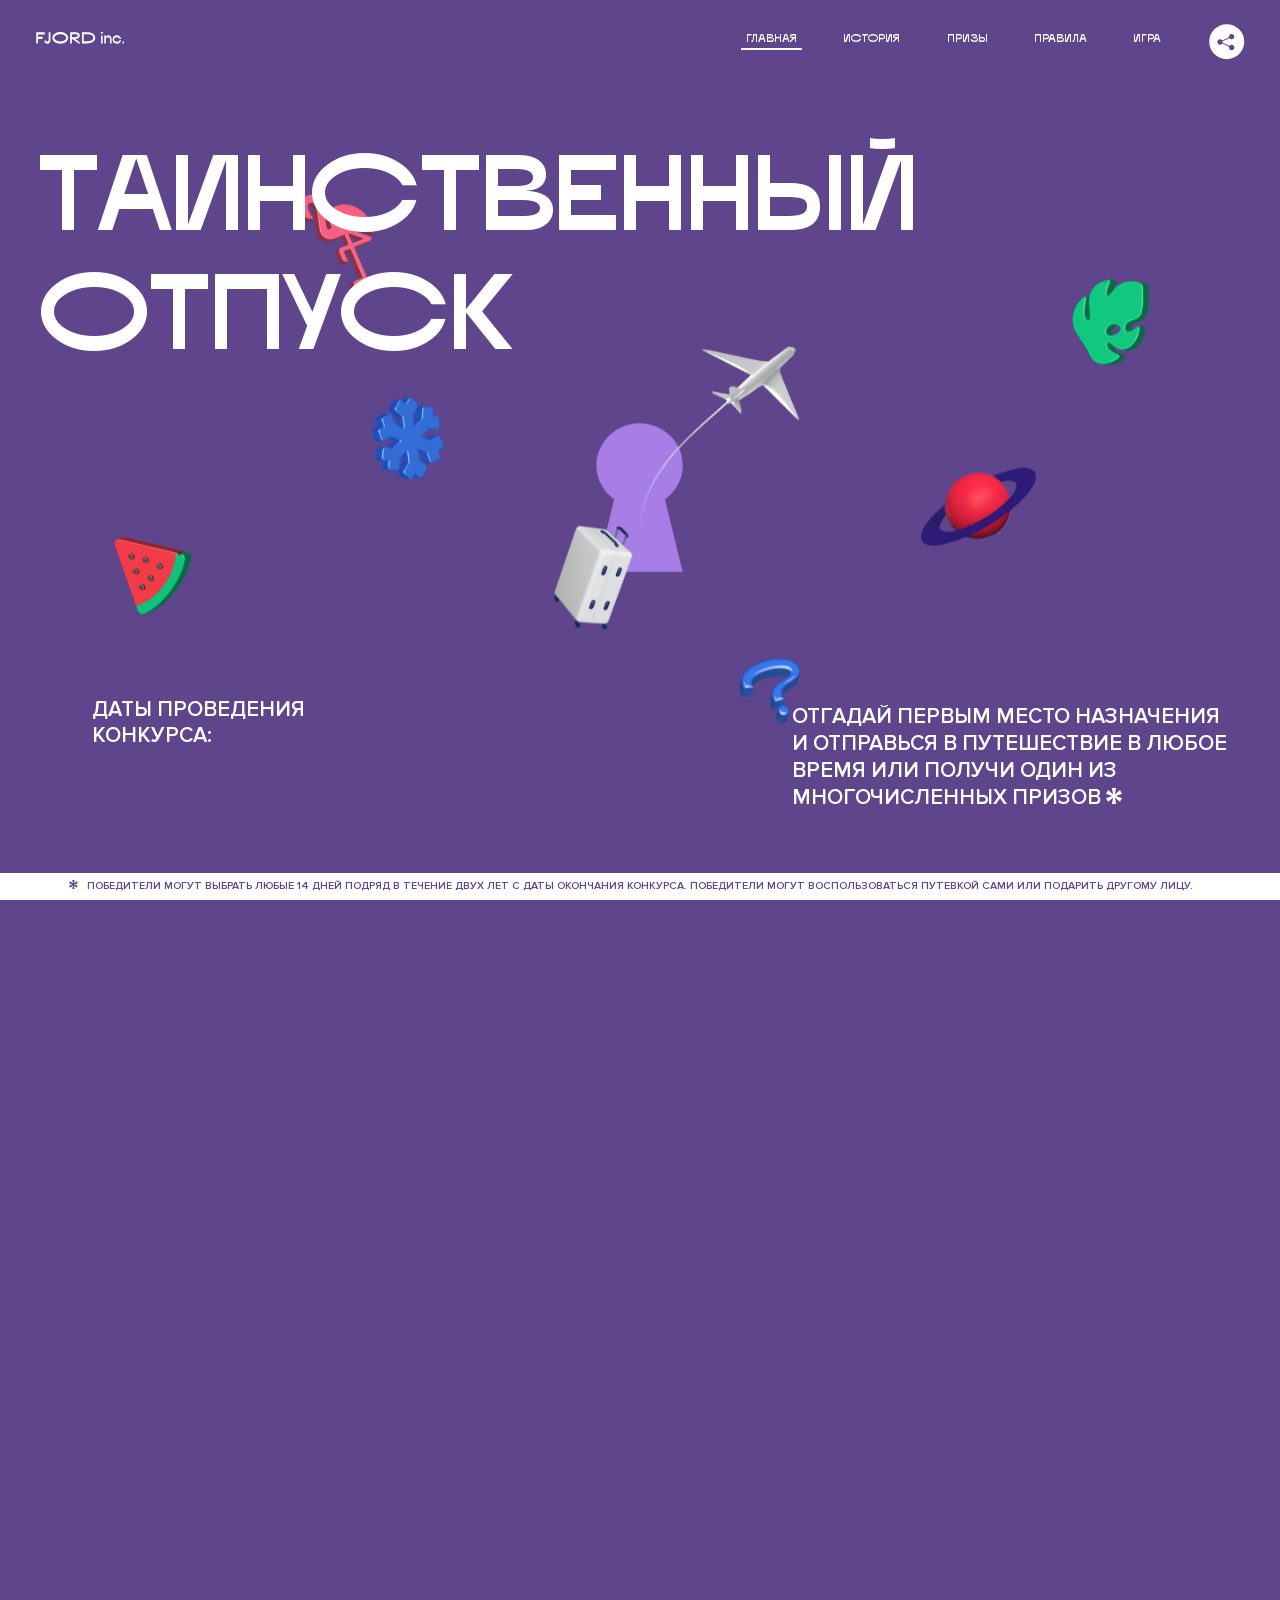
<file: 13/index.html>
<!DOCTYPE html>
<html lang="ru">
<head>
  <meta charset="UTF-8">
  <meta name="description" content="">
  <meta name="viewport" content="width=device-width, initial-scale=1.0">
  <meta http-equiv="X-UA-Compatible" content="ie=edge">
  <title>Mysterious Vacation</title>
<link href="css/style.min.css" rel="stylesheet">  <base href="https://htmlacademy-animation.github.io/2357193-magic-vacation-1/13/">
</head>
<body>

  <header class="page-header js-header">
    <div class="page-header__wrapper">
      <a href="#" class="page-header__logo" aria-label="Перейти на страницу FJORD.Inc">
        <svg width="100" height="15" viewBox="0 0 100 15" fill="none" xmlns="http://www.w3.org/2000/svg">
          <path d="M0.26 1.4V14H2.276V8.906H7.334V6.44H2.276V3.848H9.872V1.4H0.26ZM12.733 14.36C15.127 14.36 16.243 12.65 16.243 9.5V1.4H14.263V8.96C14.263 11.21 13.723 11.876 12.733 11.876C11.833 11.876 11.473 11.3 11.347 10.58L9.36702 10.94C9.63702 13.046 10.663 14.36 12.733 14.36ZM18.3918 7.7C18.3918 11.372 22.3878 14.36 27.3198 14.36C32.2518 14.36 36.2478 11.372 36.2478 7.7C36.2478 4.028 32.2518 1.04 27.3198 1.04C22.3878 1.04 18.3918 4.028 18.3918 7.7ZM20.6058 7.7C20.6058 5.378 23.6118 3.524 27.3198 3.524C30.9918 3.524 33.9798 5.378 33.9798 7.7C33.9798 10.004 30.9918 11.858 27.3198 11.858C23.6118 11.858 20.6058 10.004 20.6058 7.7ZM40.403 14V8.906H40.799L49.079 14.702V12.38L44.039 8.906H44.201C47.999 8.906 49.277 7.304 49.277 5.162C49.277 3.092 47.999 1.4 44.201 1.4H38.387V14H40.403ZM43.535 3.722C45.785 3.722 47.045 4.136 47.045 5.432C47.045 6.764 45.785 7.034 43.535 7.034H40.403V3.722H43.535ZM51.6936 1.382V14H57.8676C62.7456 14 66.7236 11.534 66.7236 7.7C66.7236 3.848 62.7456 1.382 57.8676 1.382H51.6936ZM53.7096 11.624V3.722H57.5436C61.5396 3.722 64.4916 5.018 64.4916 7.7C64.4916 10.238 61.5396 11.624 57.5436 11.624H53.7096ZM73.1832 14.018H74.9832V5H73.1832V14.018ZM72.9132 1.976C72.9132 2.57 73.3992 3.092 74.0832 3.092C74.7492 3.092 75.2352 2.57 75.2352 1.976C75.2352 1.382 74.7672 0.805999 74.0832 0.805999C73.3812 0.805999 72.9132 1.382 72.9132 1.976ZM76.7867 14H78.5687V9.104C78.7487 8.006 79.5947 6.962 81.0887 6.962C82.1147 6.962 83.2667 7.448 83.2667 9.554V14H85.0487V9.014C85.0487 6.152 83.2307 4.73 81.3587 4.73C79.9187 4.73 79.0727 5.558 78.5687 6.854V5H76.7867V14ZM90.9898 14.27C93.5098 14.27 95.3818 12.506 95.7238 10.328H94.0498C93.7258 11.3 92.6998 12.02 90.9898 12.02C88.8478 12.02 87.7678 10.922 87.7678 9.59C87.7678 8.24 88.8478 6.962 90.9898 6.962C92.7538 6.962 93.7978 7.844 94.0858 8.924H95.7418C95.4358 6.71 93.6178 4.73 90.9898 4.73C88.0918 4.73 86.1298 7.124 86.1298 9.59C86.1298 12.074 88.1278 14.27 90.9898 14.27ZM97.0693 12.938C97.0693 13.658 97.5553 14.144 98.2753 14.144C98.9953 14.144 99.4813 13.658 99.4813 12.938C99.4813 12.2 98.9953 11.714 98.2753 11.714C97.5553 11.714 97.0693 12.2 97.0693 12.938Z" fill="currentColor"></path>
        </svg>
      </a>
      <button class="page-header__toggler js-menu-toggler" type="button" aria-label="Управление мобильным меню"><span>Меню</span></button>
      <nav class="page-header__nav">
        <div class="page-header__menu js-menu" id="menu">
          <ul>
            <li>
              <a class="js-menu-link active" href="#top" data-href="top">главная</a>
            </li>
            <li>
              <a class="js-menu-link" href="#story" data-href="story">история</a>
            </li>
            <li>
              <a class="js-menu-link" href="#prizes" data-href="prizes">призы</a>
            </li>
            <li>
              <a class="js-menu-link" href="#rules" data-href="rules">правила</a>
            </li>
            <li>
              <a class="js-menu-link" href="#game" data-href="game">игра</a>
            </li>
          </ul>
        </div>
        <div class="page-header__social">
          <div class="social-block js-social-block">
            <button class="social-block__toggler" aria-label="Управлять блоком с социальными кнопками">
              <svg width="26" height="22" viewBox="0 0 27 22" fill="none" xmlns="http://www.w3.org/2000/svg">
                <path d="M19.6721 7.43664C21.6273 7.43664 23.213 5.85095 23.213 3.89566C23.213 1.94037 21.6273 0.354675 19.6721 0.354675C17.7168 0.354675 16.1311 1.94037 16.1311 3.89566C16.1311 4.19968 16.1728 4.49178 16.2458 4.77345L7.21751 8.95527C6.57519 8.05214 5.52303 7.46049 4.33078 7.46049C2.37549 7.46049 0.789795 9.04618 0.789795 11.0015C0.789795 12.9568 2.37549 14.5425 4.33078 14.5425C5.52303 14.5425 6.57668 13.9508 7.21751 13.0477L16.2458 17.2295C16.1743 17.5112 16.1311 17.8033 16.1311 18.1073C16.1311 20.0626 17.7168 21.6483 19.6721 21.6483C21.6273 21.6483 23.213 20.0626 23.213 18.1073C23.213 16.152 21.6273 14.5663 19.6721 14.5663C18.4798 14.5663 17.4262 15.158 16.7853 16.0611L7.75701 11.8793C7.82854 11.5976 7.87176 11.3055 7.87176 11.0015C7.87176 10.6974 7.83003 10.4053 7.75701 10.1237L16.7853 5.94186C17.4262 6.84499 18.4783 7.43664 19.6721 7.43664Z" fill="currentColor"></path>
              </svg>
            </button>
            <ul class="social-block__list">
              <li>
                <a class="social-block__link social-block__link--fb" href="#" aria-label="Мы на Facebook">
                  <svg width="8" height="17" viewBox="0 0 8 17" fill="none" xmlns="http://www.w3.org/2000/svg">
                    <path d="M4.24646 16.9899H1.09275L1.05793 8.49828H0V5.30707H1.05793V3.81124C1.05793 1.42084 2.57654 0 5.21735 0H7.41758V3.18585H5.30841C4.28262 3.18585 4.2478 3.48582 4.2478 4.24914V5.30707H7.42964L7.16716 8.49828H4.2478V16.9899H4.24646Z" fill="currentColor"></path>
                  </svg>
                </a>
              </li>
              <li>
                <a class="social-block__link social-block__link--insta" href="#" aria-label="Мы в Instagram">
                  <svg width="15" height="15" viewBox="0 0 15 15" fill="none" xmlns="http://www.w3.org/2000/svg">
                    <path d="M11.0197 0H4.19806C2.14246 0 0.471191 1.66993 0.471191 3.72285V10.5499C0.471191 12.6082 2.14112 14.2727 4.19806 14.2727H11.0197C13.0753 14.2727 14.7466 12.6082 14.7466 10.5499V3.72285C14.7466 1.67127 13.0753 0 11.0197 0ZM11.0197 12.4849H4.19806C3.13076 12.4849 2.26432 11.6158 2.26432 10.5512V3.72419C2.26432 2.65956 3.13076 1.79715 4.19806 1.79715H11.0197C12.087 1.79715 12.9535 2.6609 12.9535 3.72419V10.5512C12.9535 11.6145 12.087 12.4849 11.0197 12.4849Z" fill="currentColor"></path>
                    <path d="M7.60887 3.11084C5.38989 3.11084 3.58203 4.9187 3.58203 7.14036C3.58203 9.35532 5.38989 11.1645 7.60887 11.1645C9.83053 11.1645 11.6357 9.35666 11.6357 7.14036C11.6357 4.9187 9.83053 3.11084 7.60887 3.11084ZM7.60887 9.36871C6.37551 9.36871 5.37784 8.37372 5.37784 7.14036C5.37784 5.90699 6.37551 4.90665 7.60887 4.90665C8.83822 4.90665 9.84259 5.90833 9.84259 7.14036C9.84392 8.37238 8.83822 9.36871 7.60887 9.36871Z" fill="currentColor"></path>
                    <path d="M11.3573 2.35962C10.8256 2.35962 10.3931 2.79752 10.3931 3.32381C10.3931 3.85546 10.8256 4.29336 11.3573 4.29336C11.8862 4.29336 12.3215 3.85546 12.3215 3.32381C12.3215 2.79752 11.8862 2.35962 11.3573 2.35962Z" fill="currentColor"></path>
                  </svg>
                </a>
              </li>
              <li>
                <a class="social-block__link social-block__link--vk" href="#" aria-label="Мы ВКонтакте">
                  <svg width="17" height="10" viewBox="0 0 17 10" fill="none" xmlns="http://www.w3.org/2000/svg">
                    <path d="M14.1234 4.9002C14.1234 4.9002 16.3623 1.72708 16.5866 0.680242C16.6595 0.312285 16.4947 0.103188 16.1069 0.103188C16.1069 0.103188 14.8193 0.103188 14.168 0.103188C13.7235 0.103188 13.5587 0.293278 13.4235 0.579768C13.4235 0.579768 12.3724 2.82553 11.0969 4.24712C10.6861 4.70333 10.4781 4.84318 10.2511 4.84318C10.0646 4.84318 9.98625 4.6911 9.98625 4.27834V0.649016C9.98625 0.147997 9.92545 0.00135496 9.5066 0.00135496H6.39628C6.15578 0.00135496 6.0085 0.134417 6.0085 0.324506C6.0085 0.801084 6.73406 0.908351 6.73406 2.20231V4.87305C6.73406 5.40529 6.70569 5.61575 6.45303 5.61575C5.78016 5.61575 4.19528 3.30618 3.30623 0.678887C3.12923 0.145282 2.93737 0 2.43475 0H0.486409C0.205373 0 0 0.190085 0 0.476576C0 0.991172 0.60666 3.40801 2.99277 6.64358C4.59927 8.8201 6.70569 10 8.60269 10C9.76196 10 10.0416 9.80312 10.0416 9.31432V7.63883C10.0416 7.22607 10.2065 7.04956 10.4429 7.04956C10.7078 7.04956 11.1847 7.13238 12.2805 8.22268C13.5843 9.47862 13.6762 10 14.3896 10H16.5676C16.7919 10 17 9.89273 17 9.52342C17 9.02919 16.3623 8.15343 15.384 7.10659C14.9801 6.56755 14.3302 5.98914 14.1248 5.72301C13.8275 5.40801 13.9154 5.23014 14.1234 4.9002Z" fill="currentColor"></path>
                  </svg>
                </a>
              </li>
            </ul>
          </div>
        </div>
      </nav>
    </div>
  </header>

  <main class="page-content">

    <section class="animation-screen"></section>

    <section class="screen screen--hidden screen--intro" id="top">
      <div class="screen__wrapper">
        <div class="intro">
          <h1 class="intro__title">Таинственный отпуск</h1>
          <div class="intro__content">
            <div class="intro__info">
              <p class="intro__label">Даты проведения конкурса:</p>
              <p class="intro__date">01 — 31.05 / 2020</p>
            </div>
            <div class="intro__message">
              <p>
                Отгадай первым место назначения и&nbsp;отправься в&nbsp;путешествие в&nbsp;любое время или получи один из многочисленных призов
                <svg width="16" height="16" viewBox="0 0 10 10" fill="none" xmlns="http://www.w3.org/2000/svg">
                  <path d="M0 6.35337L3.90271 4.99012L0 3.64663L1.34615 1.32374L4.44287 4.01073L3.67364 0H6.34615L5.57692 4.01073L8.65385 1.32374L10 3.64663L6.13405 4.99012L10 6.35337L8.65385 8.65651L5.57692 5.98927L6.34615 10H3.67364L4.44287 5.96952L1.34615 8.65651L0 6.35337Z" fill="currentColor"></path>
                </svg>
              </p>
            </div>
          </div>
        </div>
      </div>
      <div class="screen__footer js-footer">
        <button class="screen__footer-enlarge js-footer-toggler" type="button" aria-label="Показать сообщение">
          <svg width="10" height="10" viewBox="0 0 10 10" fill="none" xmlns="http://www.w3.org/2000/svg">
            <path d="M0 6.35337L3.90271 4.99012L0 3.64663L1.34615 1.32374L4.44287 4.01073L3.67364 0H6.34615L5.57692 4.01073L8.65385 1.32374L10 3.64663L6.13405 4.99012L10 6.35337L8.65385 8.65651L5.57692 5.98927L6.34615 10H3.67364L4.44287 5.96952L1.34615 8.65651L0 6.35337Z" fill="currentColor"></path>
          </svg>
        </button>
        <button class="screen__footer-collapse js-footer-toggler" type="button" aria-label="Скрыть сообщение">
          <svg width="13" height="13" viewBox="0 0 13 13" fill="none" xmlns="http://www.w3.org/2000/svg">
            <line x1="12.3536" y1="0.353553" x2="0.738349" y2="11.9688" stroke="currentColor"></line>
            <line x1="0.738319" y1="0.539925" x2="12.3535" y2="12.1551" stroke="currentColor"></line>
          </svg>
        </button>
        <div class="screen__footer-wrapper">
          <div class="screen__footer-announce">
            <p class="screen__footer-label">Даты проведения конкурса:</p>
            <p class="screen__footer-date">01 — 31.05 / 2020</p>
          </div>
          <div class="screen__footer-note">
            <p>
              <svg width="10" height="10" viewBox="0 0 10 10" fill="none" xmlns="http://www.w3.org/2000/svg">
                <path d="M0 6.35337L3.90271 4.99012L0 3.64663L1.34615 1.32374L4.44287 4.01073L3.67364 0H6.34615L5.57692 4.01073L8.65385 1.32374L10 3.64663L6.13405 4.99012L10 6.35337L8.65385 8.65651L5.57692 5.98927L6.34615 10H3.67364L4.44287 5.96952L1.34615 8.65651L0 6.35337Z" fill="currentColor"></path>
              </svg>
              <span>Победители могут выбрать любые 14 дней подряд в&nbsp;течение двух лет с&nbsp;даты окончания конкурса. Победители могут воспользоваться путевкой сами или подарить другому лицу.</span>
            </p>
          </div>
        </div>
      </div>
    </section>

    <section class="screen screen--hidden screen--story" id="story">

      <div class="slider swiper-container js-slider">

        <div class="swiper-wrapper">

          <div class="slider__item swiper-slide">
            <h2 class="slider__item-title">История</h2>
            <p class="slider__item-text">Джеймс Таргет был основателем компании &laquo;Fjord Inc.&raquo;. С&nbsp;1965 года &laquo;Fjord Inc.&raquo; прославилась надёжными и&nbsp;удобными чемоданами и&nbsp;аксессуарами для туристов.</p>
          </div>

          <div class="slider__item swiper-slide">
            <p class="slider__item-text">Когда Джеймсу было 7&nbsp;лет, в&nbsp;их&nbsp;доме гостил дядюшка и&nbsp;развлекал детей рассказами о&nbsp;своей поездке в&nbsp;место, показавшееся малышу Таргету невероятным. Тогда Джеймс решил, что однажды посетит его, но&nbsp;не&nbsp;будет рассказывать о&nbsp;мечте, пока не&nbsp;осуществит.</p>
          </div>

          <div class="slider__item swiper-slide">
            <p class="slider__item-text">Джеймс Таргет стал увлеченным путешественником. Он&nbsp;посетил 5&nbsp;континентов, 126&nbsp;стран.</p>
          </div>

          <div class="slider__item swiper-slide">
            <p class="slider__item-text">Он&nbsp;сплавлялся по&nbsp;Амазонке и&nbsp;погружался в&nbsp;пещеры Франции, медитировал в&nbsp;горах Тибета и&nbsp;пожимал руку вождя племени Акугауа.</p>
          </div>

          <div class="slider__item swiper-slide">
            <p class="slider__item-text">Из&nbsp;своих поездок Джеймс Таргет привозил идеи, как сделать свои чемоданы &laquo;Fjord Inc.&raquo; удобными и&nbsp;приспособленными к&nbsp;разным дорожным условиям.</p>
          </div>

          <div class="slider__item swiper-slide">
            <p class="slider__item-text">Всё это время Джеймс не&nbsp;оставлял идею поездки своей мечты. Однако, как только он&nbsp;брался за&nbsp;планирование, возникали препятствия, не&nbsp;позволяющие отправиться туда.</p>
          </div>

          <div class="slider__item swiper-slide">
            <p class="slider__item-text">В&nbsp;возрасте 67&nbsp;лет Джеймс Таргет попал под лавину и&nbsp;погиб. В&nbsp;своём завещании он&nbsp;поручил отправить в&nbsp;заветное путешествие трёх смельчаков, единых с&nbsp;ним духом.</p>
          </div>

          <div class="slider__item swiper-slide">
            <p class="slider__item-text">Тех, кто сможет узнать таинственное место, задавая вопросы специально обученному ИИ&nbsp;&laquo;Соне&raquo;, ждет фантастическое путешествие.</p>
          </div>
        </div>
        <div class="slider__controls">
          <button class="slider__control slider__control--prev js-control-prev" type="button" aria-label="Показать предыдущую историю">
            <svg width="12" height="22" viewBox="0 0 12 22" fill="none" xmlns="http://www.w3.org/2000/svg">
              <path d="M11 1L1 11L11 21" stroke="currentColor" stroke-width="2" stroke-linejoin="round"></path>
            </svg>
          </button>
          <button class="slider__control slider__control--next js-control-next" type="button" aria-label="Показать следующую историю">
            <svg width="12" height="22" viewBox="0 0 12 22" fill="none" xmlns="http://www.w3.org/2000/svg">
              <path d="M1 1L11 11L1 21" stroke="currentColor" stroke-width="2" stroke-linejoin="round"></path>
            </svg>
          </button>
        </div>
        <div class="slider__pagination swiper-pagination"></div>
      </div>
    </section>

    <section class="screen screen--hidden screen--prizes" id="prizes">
      <div class="screen__wrapper">
        <div class="prizes">
          <h2 class="prizes__title">ПРизы</h2>
          <div class="prizes__lead">
            <p>Найди ответ и&nbsp;получи один из&nbsp;призов:</p>
          </div>
          <ul class="prizes__list">
            <li class="prizes__item prizes__item--journeys">
              <div class="prizes__icon">
                <picture>
                  <source srcset="img/prize1-mob.svg" media="(orientation: portrait)">
                  <svg xmlns="http://www.w3.org/2000/svg" xmlns:xlink="http://www.w3.org/1999/xlink" viewbox="0 0 350 330">
  <defs>
    <clipPath id="window">
      <path d="M275,225.43H257.87a17.6,17.6,0,0,1-17.52-17.58V170a17.6,17.6,0,0,1,17.52-17.58H275A17.6,17.6,0,0,1,292.51,170v37.83A17.61,17.61,0,0,1,275,225.43Z"></path>
    </clipPath>
  </defs>

  <g id="dirigable" transform-origin="center">
    <g id="blades">
      <animate attributetype="CSS" attributename="opacity" begin="dirigableBladesAnimate.begin + 4s" values="1; 0" keytimes="0; 1" dur="1s" calcmode="linear" fill="freeze"></animate> 
      <animateTransform id="dirigableBladesAnimate" attributename="transform" type="translate" values="0 5; 0 -5; 0 5" keytimes="0; 0.5; 1" calcmode="linear" dur="3s" begin="click" repeatcount="indefinite"></animateTransform>
      <path d="M123.23,207.39h9.16a3.29,3.29,0,0,0,3.29-3.3v-5.71a3.29,3.29,0,0,0-3.29-3.3H115.57a1.32,1.32,0,0,0-1.32,1.32v2a9,9,0,0,0,9,9" fill="#068e4d"></path>
      <path d="M123.23,207.39h9.16a3.29,3.29,0,0,0,3.29-3.3v-5.71a3.29,3.29,0,0,0-3.29-3.3H115.57a1.32,1.32,0,0,0-1.32,1.32v2A9,9,0,0,0,123.23,207.39Z" fill="none" stroke="#fff" stroke-linecap="round" stroke-linejoin="round" stroke-width="2"></path>
      <path d="M123.23,173.34h9.16a3.29,3.29,0,0,1,3.29,3.3v5.71a3.29,3.29,0,0,1-3.29,3.3H115.57a1.32,1.32,0,0,1-1.32-1.32v-2a9,9,0,0,1,9-9" fill="#068e4d"></path>
      <path d="M123.23,173.34h9.16a3.29,3.29,0,0,1,3.29,3.3v5.71a3.29,3.29,0,0,1-3.29,3.3H115.57a1.32,1.32,0,0,1-1.32-1.32v-2A9,9,0,0,1,123.23,173.34Z" fill="none" stroke="#fff" stroke-linecap="round" stroke-linejoin="round" stroke-width="2"></path>
    </g>
    <g id="cabina" transform-origin="50% 70%">
      <animateTransform attributename="transform" type="scale" values="1 1; 1 0.8; 1 1" keytimes="0; 0.5; 1" keysplines="0 0 0.59 1; 0.42 0 1 1" calcmode="spline" dur="3s" begin="dirigableBladesAnimate.begin" additive="sum" repeatdur="4s" repeatcount="2"></animateTransform>
      <g>
        <animate attributetype="CSS" attributename="opacity" begin="dirigableBladesAnimate.begin + 4s" values="1; 0" keytimes="0; 1" dur="1s" calcmode="linear" fill="freeze"></animate> 
        <path d="M175.44,249.28h48.36a13.27,13.27,0,0,0,13-10.65l3.74-18.32H172.36v25.89A3.09,3.09,0,0,0,175.44,249.28Z" fill="none" stroke="#fff" stroke-linecap="round" stroke-linejoin="round" stroke-width="2"></path>
        <path d="M235.79,241.69h-9.22a8.31,8.31,0,0,1-8.28-8.31V220.31" fill="none" stroke="#fff" stroke-linecap="round" stroke-miterlimit="10" stroke-width="2"></path>
        <path d="M185.64,231.88h-2.05a3.45,3.45,0,0,0-3.43,3.45v2.92a3.45,3.45,0,0,0,3.43,3.45h2.05a3.45,3.45,0,0,0,3.43-3.45v-2.92A3.45,3.45,0,0,0,185.64,231.88Z" fill="none" stroke="#fff" stroke-linecap="round" stroke-linejoin="round" stroke-width="2"></path>
      </g>
      
        <!-- Правое окно дерижабля -->
      <path d="M 198.77 237.55 C 198.774 237.321 198.774 237.092 198.772 236.864 C 198.771 236.635 198.768 236.406 198.767 236.177 C 198.766 235.948 198.767 235.719 198.773 235.491 C 198.779 235.263 198.79 235.034 198.809 234.807 C 199.027 233.174 200.553 231.855 202.2 231.88 C 203.058 231.897 203.919 231.841 204.774 231.921 C 206.407 232.144 207.72 233.681 207.68 235.33 L 207.68 235.33 L 207.68 235.33 C 207.68 236.271 207.68 237.212 207.68 238.153 C 207.758 239.803 206.487 241.375 204.858 241.643 C 204.074 241.749 203.279 241.681 202.49 241.7 C 201.186 241.792 199.861 241.111 199.224 239.961 C 198.773 239.238 198.749 238.374 198.77 237.55" fill="none" stroke="#fff" stroke-linecap="round" stroke-linejoin="round" stroke-width="2">
        <animate attributename="d" values="M 198.77 237.55 C 198.774 237.321 198.774 237.092 198.772 236.864 C 198.771 236.635 198.768 236.406 198.767 236.177 C 198.766 235.948 198.767 235.719 198.773 235.491 C 198.779 235.263 198.79 235.034 198.809 234.807 C 199.027 233.174 200.553 231.855 202.2 231.88 C 203.058 231.897 203.919 231.841 204.774 231.921 C 206.407 232.144 207.72 233.681 207.68 235.33 L 207.68 235.33 L 207.68 235.33 C 207.68 236.271 207.68 237.212 207.68 238.153 C 207.758 239.803 206.487 241.375 204.858 241.643 C 204.074 241.749 203.279 241.681 202.49 241.7 C 201.186 241.792 199.861 241.111 199.224 239.961 C 198.773 239.238 198.749 238.374 198.77 237.55;
                       M 245.484 220.254 C 242.202 216.961 240.355 212.499 240.35 207.85 C 240.35 195.233 240.35 182.617 240.35 170 C 240.355 165.351 242.202 160.889 245.484 157.596 C 248.765 154.303 253.221 152.441 257.87 152.42 C 263.58 152.42 269.29 152.42 275 152.42 C 279.647 152.444 284.1 154.307 287.38 157.6 C 290.659 160.892 292.505 165.353 292.51 170 L 292.51 188.915 L 292.51 207.83 C 292.507 212.48 290.663 216.944 287.384 220.24 C 284.105 223.537 279.65 225.404 275 225.43 C 275 225.43 275 225.43 275 225.43 C 269.29 225.43 263.58 225.43 257.87 225.43 C 253.221 225.409 248.765 223.547 245.484 220.254;" keytimes="0; 1" calcmode="linear" begin="dirigableBladesAnimate.begin + 4.3s" dur="0.5s" fill="freeze"></animate> 
      </path>
    </g>
    
    <g id="dirigable-mid">
      <animate attributetype="CSS" attributename="opacity" begin="dirigableBladesAnimate.begin + 4s" values="1; 0" keytimes="0; 1" dur="1s" calcmode="linear" fill="freeze"></animate> 
      <path d="M205,227.08c43.38,0,74.86-15.55,74.86-37s-31.48-37-74.86-37c-27.94,0-55.36,13.53-73.46,24.87a14.3,14.3,0,0,0,0,24.21c18.09,11.33,45.52,24.87,73.46,24.87" fill="#068e4d"></path>
      <path d="M205,227.08c43.38,0,74.86-15.55,74.86-37s-31.48-37-74.86-37c-27.94,0-55.36,13.53-73.46,24.87a14.3,14.3,0,0,0,0,24.21C149.63,213.54,177.06,227.08,205,227.08Z" fill="none" stroke="#fff" stroke-width="2"></path>
      <path d="m 205.38824,181.11706 c -28.23,0 -56.45824,0.73294 -73.19824,4.97294 -3.95,1 -6,2.66 -6.08,4.34 -0.16616,-4.62132 2.14832,-8.97956 6.07,-11.43 16.74,-10.5 44.58,-24.68 72.81,-24.68 44.81,0 73.64,16 73.64,35.75 v 0.37 c -0.37,-7.95 -28.71176,-9.32294 -73.24176,-9.32294" fill="#36e69a"></path>
      <path d="M132.18,195.12c16.74,4.27,44.58,10,72.81,10,44.14,0,72.75-6.32,73.6-14.18-0.86,19.34-29.45,34.86-73.6,34.86-28.23,0-56.07-14.19-72.81-24.68a12.88,12.88,0,0,1-6-10.18c0.26,1.61,2.26,3.18,6,4.14" fill="#068e4d"></path>
      <!-- Центр -->
      <path d="M132.18,186.12c16.74-4.27,44.58-10,72.81-10,44.53,0,73.26,6.43,73.61,14.38,0,0.17,0,.34,0,0.51-0.85,7.86-29.45,14.17-73.6,14.17-28.23,0-56.07-5.76-72.81-10-3.79-1-5.79-2.53-6-4.13l0-.51c0.13-1.69,2.15-3.36,6.1-4.37" fill="#25b774">
        <animate attributename="d" values="M 132.18 186.12 C 148.92 181.85 178.701 170.685 206.931 170.685 C 251.461 170.685 278.25 182.55 278.6 190.5 C 278.6 190.67 278.6 190.84 278.6 191.01 C 277.75 198.87 251.091 199.745 206.941 199.745 C 178.711 199.745 148.93 199.42 132.19 195.18 C 128.4 194.18 126.4 192.65 126.19 191.05 L 126.19 190.54 C 126.32 188.85 128.34 187.18 132.29 186.17;
                        M 132.18 186.12 C 148.92 181.85 178.313 178.838 206.543 178.838 C 251.073 178.838 278.25 182.55 278.6 190.5 C 278.6 190.67 278.6 190.84 278.6 191.01 C 277.75 198.87 250.703 207.898 206.553 207.898 C 178.323 207.898 148.93 199.42 132.19 195.18 C 128.4 194.18 126.4 192.65 126.19 191.05 L 126.19 190.54 C 126.32 188.85 128.34 187.18 132.29 186.17;
                        M 132.18 186.12 C 148.92 181.85 178.701 170.685 206.931 170.685 C 251.461 170.685 278.25 182.55 278.6 190.5 C 278.6 190.67 278.6 190.84 278.6 191.01 C 277.75 198.87 251.091 199.745 206.941 199.745 C 178.711 199.745 148.93 199.42 132.19 195.18 C 128.4 194.18 126.4 192.65 126.19 191.05 L 126.19 190.54 C 126.32 188.85 128.34 187.18 132.29 186.17" keytimes="0; 0.5; 1" calcmode="linear" dur="3s" begin="dirigableBladesAnimate.begin" repeatcount="indefinite"></animate> 
      </path>
      <path d="M123.23,173.34h9.16a3.29,3.29,0,0,1,3.29,3.3v5.71a3.29,3.29,0,0,1-3.29,3.3H115.57a1.32,1.32,0,0,1-1.32-1.32v-2a9,9,0,0,1,9-9" fill="#068e4d"></path>
      <path d="M123.23,173.34h9.16a3.29,3.29,0,0,1,3.29,3.3v5.71a3.29,3.29,0,0,1-3.29,3.3H115.57a1.32,1.32,0,0,1-1.32-1.32v-2A9,9,0,0,1,123.23,173.34Z" fill="none" stroke="#fff" stroke-linecap="round" stroke-linejoin="round" stroke-width="2"></path>
      <path d="M123.23,207.39h9.16a3.29,3.29,0,0,0,3.29-3.3v-5.71a3.29,3.29,0,0,0-3.29-3.3H115.57a1.32,1.32,0,0,0-1.32,1.32v2a9,9,0,0,0,9,9" fill="#068e4d"></path>
      <path d="M123.23,207.39h9.16a3.29,3.29,0,0,0,3.29-3.3v-5.71a3.29,3.29,0,0,0-3.29-3.3H115.57a1.32,1.32,0,0,0-1.32,1.32v2A9,9,0,0,0,123.23,207.39Z" fill="none" stroke="#fff" stroke-linecap="round" stroke-linejoin="round" stroke-width="2"></path>
    </g>
  </g>

  <g id="clouds-left">
    <animate attributetype="CSS" attributename="opacity" begin="dirigableBladesAnimate.begin + 2s" values="1; 0" keytimes="0; 1" dur="1s" calcmode="linear" fill="freeze"></animate>
    <line x1="68.95" y1="107.8" x2="131.86" y2="107.8" fill="none" stroke="#fff" stroke-linecap="round" stroke-miterlimit="10" stroke-width="2">
      <animateTransform attributename="transform" type="translate" values="300; 0;" keytimes="0; 1" calcmode="linear" dur="3s" begin="dirigableBladesAnimate.begin" repeatcount="indefinite"></animateTransform>
    </line>
    <path d="M41.77,97.54H77.06a12.4,12.4,0,1,1,24.8,0h17.93" fill="none" stroke="#fff" stroke-linecap="round" stroke-miterlimit="10" stroke-width="2">
      <animateTransform attributename="transform" type="translate" values="300; 0;" keytimes="0; 1" keysplines="0 0 0.9 1;" calcmode="spline" dur="3s" begin="dirigableBladesAnimate.begin" additive="sum" repeatcount="indefinite"></animateTransform>
    </path>
  </g>

  <g id="clouds-right">
    <animate attributetype="CSS" attributename="opacity" begin="dirigableBladesAnimate.begin + 4s" values="1; 0" keytimes="0; 1" dur="1s" calcmode="linear" fill="freeze"></animate>
    <line x1="258.96" y1="93.19" x2="298.74" y2="93.19" fill="none" stroke="#fff" stroke-linecap="round" stroke-miterlimit="10" stroke-width="2">
      <animateTransform attributename="transform" type="translate" values="300; -200;" keytimes="0; 1" keysplines="0 0 0.9 1;" calcmode="spline" dur="5s" begin="dirigableBladesAnimate.begin" repeatcount="indefinite"></animateTransform>
    </line>
    <g id="clouds">
      <animateTransform attributename="transform" type="translate" values="300; -200;" keytimes="0; 1" calcmode="linear" dur="5s" begin="dirigableBladesAnimate.begin" repeatcount="indefinite"></animateTransform>
      <path d="M278.75,82.91H251.39a12.4,12.4,0,1,0-24.8,0H208.65" fill="none" stroke="#fff" stroke-linecap="round" stroke-miterlimit="10" stroke-width="2"></path>
      <line x1="287.01" y1="82.91" x2="309.21" y2="82.91" fill="none" stroke="#fff" stroke-linecap="round" stroke-miterlimit="10" stroke-width="2"></line>
    </g>
  </g>

  <g id="air-from-dirigable">
    <animate attributetype="CSS" attributename="opacity" begin="dirigableBladesAnimate.begin + 4s" values="1; 0" keytimes="0; 1" dur="1s" calcmode="linear" fill="freeze"></animate>
    <line x1="106.25" y1="179.49" x2="84.05" y2="179.49" fill="none" stroke="#fff" stroke-linecap="round" stroke-miterlimit="10" stroke-width="2">
      <animate attributename="x2" from="84.05" to="95" dur="0.3s" begin="dirigableBladesAnimate.begin" repeatcount="indefinite"></animate> 
    </line>
    <line x1="106.25" y1="201.23" x2="84.05" y2="201.23" fill="none" stroke="#fff" stroke-linecap="round" stroke-miterlimit="10" stroke-width="2">
      <animate attributename="x2" from="84.05" to="95" dur="0.2s" begin="dirigableBladesAnimate.begin" repeatcount="indefinite"></animate> 
    </line>
    <line x1="106.25" y1="190.98" x2="68.77" y2="190.98" fill="none" stroke="#fff" stroke-linecap="round" stroke-miterlimit="10" stroke-width="2">
      <animate attributename="x2" from="68.77" to="84.05" dur="0.4s" begin="dirigableBladesAnimate.begin" repeatcount="indefinite"></animate> 
    </line>
  </g>
  
  <g id="mountain">
    <path d="M289.94,327.88H244.88L212.8,296.58a1.89,1.89,0,0,0-2.44,0l-10.2,10.23a1.72,1.72,0,0,1-2.25,0l-19-20.17a2.4,2.4,0,0,0-3.1,0l-26.42,25.64a1.71,1.71,0,0,1-2.25,0l-2.63-2.92a1.71,1.71,0,0,0-2.31,0L124.63,329H80.78" fill="none" stroke="#fff" stroke-linecap="round" stroke-miterlimit="10" stroke-width="2">
      <animate attributename="d" values="M 289.94 327.88 L 244.88 327.88 L 212.8 296.58 C 212.459 296.292 212.027 296.134 211.58 296.134 C 211.133 296.134 210.701 296.292 210.36 296.58 C 206.96 299.99 203.56 303.4 200.16 306.81 C 199.848 307.08 199.448 307.229 199.035 307.229 C 198.622 307.229 198.222 307.08 197.91 306.81 L 178.91 286.64 C 178.477 286.274 177.927 286.072 177.36 286.072 C 176.793 286.072 176.243 286.274 175.81 286.64 L 149.39 312.28 C 149.079 312.552 148.679 312.702 148.265 312.702 C 147.851 312.702 147.451 312.552 147.14 312.28 C 146.263 311.307 145.387 310.333 144.51 309.36 C 144.195 309.071 143.782 308.911 143.355 308.911 C 142.928 308.911 142.515 309.071 142.2 309.36 L 124.63 329 L 80.78 329;
                        M 289.94 327.88 L 244.88 327.88 L 212.8 312.914 C 212.565 312.716 212.294 312.583 212.011 312.517 C 211.728 312.451 211.432 312.451 211.149 312.517 C 210.866 312.583 210.595 312.716 210.36 312.914 C 206.868 318.063 203.377 323.211 199.885 328.36 C 199.239 328.919 198.281 328.919 197.635 328.36 L 178.91 302.974 C 178.463 302.596 177.911 302.407 177.36 302.407 C 176.809 302.407 176.257 302.596 175.81 302.974 L 149.39 328.614 C 148.746 329.177 147.784 329.177 147.14 328.614 C 146.263 327.641 145.387 326.668 144.51 325.694 C 144.292 325.495 144.035 325.362 143.766 325.295 C 143.496 325.229 143.214 325.229 142.944 325.295 C 142.675 325.362 142.418 325.495 142.2 325.694 L 124.63 329 L 80.78 329;
                        M 289.94 327.88 L 244.88 327.88 L 212.8 327.052 C 212.565 326.854 212.294 326.721 212.011 326.655 C 211.728 326.589 211.432 326.589 211.149 326.655 C 210.866 326.721 210.595 326.854 210.36 327.052 C 206.868 327.488 203.377 327.924 199.885 328.36 C 199.239 328.919 198.281 328.919 197.635 328.36 L 178.498 325.485 C 178.051 325.107 177.567 325.072 177.049 325.149 C 176.531 325.226 175.98 325.415 175.398 325.485 L 149.39 328.614 C 148.746 329.177 147.784 329.177 147.14 328.614 C 146.702 328.128 146.263 327.641 145.825 327.154 C 145.387 326.668 144.948 326.181 144.51 325.694 C 144.183 325.395 143.769 325.245 143.355 325.245 C 142.941 325.245 142.527 325.395 142.2 325.694 L 124.63 329 L 80.78 329;
                        M 289.94 328.978 C 288.142 328.998 286.001 329.017 283.565 329.033 C 281.129 329.05 278.396 329.065 275.412 329.078 C 272.429 329.092 269.194 329.104 265.754 329.114 C 262.314 329.125 258.667 329.134 254.861 329.142 C 251.055 329.15 247.088 329.156 243.006 329.161 C 238.924 329.166 234.727 329.17 230.461 329.173 C 226.194 329.176 221.857 329.178 217.496 329.179 C 213.135 329.179 208.75 329.179 204.385 329.178 C 200.021 329.176 195.677 329.174 191.399 329.171 C 187.122 329.168 182.91 329.165 178.81 329.16 C 174.71 329.156 170.722 329.151 166.89 329.145 C 163.058 329.139 159.383 329.133 155.91 329.126 C 152.437 329.119 149.166 329.112 146.142 329.104 C 143.118 329.097 140.342 329.088 137.858 329.08 C 135.374 329.072 133.183 329.063 131.33 329.054 C 129.477 329.045 127.962 329.036 126.83 329.027 C 125.699 329.018 124.95 329.009 124.63 329 L 80.78 329" keytimes="0; 0.3; 0.6; 1" calcmode="linear" dur="1s" begin="dirigableBladesAnimate.begin + 4s" fill="freeze"></animate> 
    </path>
  </g>

  <g id="skis" opacity="0">
    <animate attributetype="CSS" attributename="opacity" begin=" dirigableBladesAnimate.begin + 4.5s" values="0; 1" keytimes="0; 1" dur="1s" calcmode="linear" fill="freeze"></animate> 
    <animateTransform attributename="transform" type="translate" values="-300; 0;" keytimes="0; 1" keysplines="0 0 0.8 1;" calcmode="spline" dur="0.5s" begin="dirigableBladesAnimate.begin + 4.7s" additive="sum" fill="freeze"></animateTransform>
    <path d="M91.14,327.79a2.2,2.2,0,0,1-2-2.36l13.66-193.17c1.1-15.49-4.8-21.92-8.75-24.47a1.35,1.35,0,0,1,.53-2.45C103,104,122.18,104,120,134.19L106.43,326.67a2.2,2.2,0,0,1-2.35,2Z" fill="#fff"></path>
    <path d="M124.5,328.17a2.2,2.2,0,0,1-2.17-2.23l2.24-193.63c0.19-15.53-6.07-21.61-10.16-23.91a1.35,1.35,0,0,1,.39-2.47c8.36-1.9,27.49-3,27.15,27.28l-2.25,192.93a2.2,2.2,0,0,1-2.22,2.18Z" fill="#fff"></path>
  </g>

  <g id="chair" opacity="0">
    <animate attributetype="CSS" attributename="opacity" begin="dirigableBladesAnimate.begin + 4.5s" values="0; 1" keytimes="0; 1" dur="1s" calcmode="linear" fill="freeze"></animate> 
    <animateTransform attributename="transform" type="translate" values="-300; 0;" keytimes="0; 1" keysplines="0 0 0.8 1;" calcmode="spline" dur="0.5s" begin="dirigableBladesAnimate.begin + 4.5s" additive="sum" fill="freeze"></animateTransform>
    <path d="M257.5,259.82H196.76V245.63h55.09a9.92,9.92,0,0,1,9.9,9.93,4.26,4.26,0,0,1-4.25,4.25" fill="#a67ee5"></path>
    <path d="M257.5,259.82H196.76V245.63h55.09a9.92,9.92,0,0,1,9.9,9.93A4.26,4.26,0,0,1,257.5,259.82Z" fill="none" stroke="#fff" stroke-miterlimit="10" stroke-width="2"></path>
    <polygon points="185.47 328.31 171.5 328.31 165.19 286.72 179.16 286.72 185.47 328.31" fill="#a67ee5"></polygon>
    <polygon points="185.47 328.31 171.5 328.31 165.19 286.72 179.16 286.72 185.47 328.31" fill="none" stroke="#fff" stroke-miterlimit="10" stroke-width="2"></polygon>
    <polygon points="235.03 328.31 221.06 328.31 214.76 286.72 228.72 286.72 235.03 328.31" fill="#a67ee5"></polygon>
    <polygon points="235.03 328.31 221.06 328.31 214.76 286.72 228.72 286.72 235.03 328.31" fill="none" stroke="#fff" stroke-miterlimit="10" stroke-width="2"></polygon>
    <path d="M281.33,272.45H225.44a5.59,5.59,0,0,1-5.53-4.77l-10.86-72.24a17.71,17.71,0,0,0-12.49-31.31H141.48L141.16,267l15.77,23.35,47.19,8.39a12.3,12.3,0,0,0,4.22.75h73a13.53,13.53,0,0,0,0-27.06" fill="#a67ee5"></path>
    <path d="M281.33,272.45H225.44a5.59,5.59,0,0,1-5.53-4.77l-10.86-72.24a17.71,17.71,0,0,0-12.49-31.31H141.48L141.16,267l15.77,23.35,47.19,8.39a12.3,12.3,0,0,0,4.22.75h73A13.53,13.53,0,0,0,281.33,272.45Z" fill="none" stroke="#fff" stroke-miterlimit="10" stroke-width="2"></path>
    <path d="M162.42,267.69l-10.86-72.24a17.71,17.71,0,1,0-29-13.61,18,18,0,0,0,.79,5.25L138.65,289a12.36,12.36,0,0,0,12.21,10.54h73a13.53,13.53,0,0,0,0-27.05H167.95a5.62,5.62,0,0,1-5.53-4.78" fill="#a67ee5"></path>
    <path d="M162.42,267.69l-10.86-72.24a17.71,17.71,0,1,0-29-13.61,18,18,0,0,0,.79,5.25L138.65,289a12.36,12.36,0,0,0,12.21,10.54h73a13.53,13.53,0,0,0,0-27.05H167.95A5.62,5.62,0,0,1,162.42,267.69Z" fill="none" stroke="#fff" stroke-miterlimit="10" stroke-width="2"></path>
    <path d="M206.26,259.82h-72l-2.13-14.19H200.6a9.92,9.92,0,0,1,9.9,9.93,4.26,4.26,0,0,1-4.25,4.25" fill="#a67ee5"></path>
    <path d="M206.26,259.82h-72l-2.13-14.19H200.6a9.92,9.92,0,0,1,9.9,9.93A4.26,4.26,0,0,1,206.26,259.82Z" fill="none" stroke="#fff" stroke-miterlimit="10" stroke-width="2"></path>
    <line x1="151.57" y1="195.44" x2="209.05" y2="195.44" fill="none" stroke="#fff" stroke-linecap="round" stroke-miterlimit="10" stroke-width="2"></line>
  </g>

  <g id="branch" opacity="0" transform-origin="40% 100%">
  <animate attributetype="CSS" attributename="opacity" begin="dirigableBladesAnimate.begin + 4.9s" values="0; 1" keytimes="0; 1" dur="1s" calcmode="linear" fill="freeze"></animate> 
    <animateTransform attributename="transform" type="translate" values="-300; 0;" keytimes="0; 1" keysplines="0 0 0.8 1;" calcmode="spline" dur="0.5s" begin="dirigableBladesAnimate.begin + 4.9s" additive="sum" fill="freeze"></animateTransform>
    <animateTransform attributename="transform" type="rotate" values="-10; 9; -8; 7; -5; 3; -2; 1" keytimes="0; 0.15; 0.3; 0.45; 0.6; 0.75; 0.92; 1" calcmode="linear" dur="3s" begin="dirigableBladesAnimate.begin + 5s" fill="freeze"></animateTransform>
    <path d="M79.18,194A131,131,0,0,1,94.77,220.9a255,255,0,0,1-20.08-23.55,259,259,0,0,1-17.07-25.88A131.72,131.72,0,0,1,79.18,194" fill="#36e69a"></path>
    <path d="M80.94,214.39a127.19,127.19,0,0,1,22.8,20.49A242.09,242.09,0,0,1,77.9,219.17a235.86,235.86,0,0,1-23.42-18.7,119.82,119.82,0,0,1,26.46,13.92" fill="#36e69a"></path>
    <path d="M93.66,205.48a258.38,258.38,0,0,0,10.08,29.39,125.63,125.63,0,0,0-4.5-30.52,135.9,135.9,0,0,0-12.06-29.44,260.33,260.33,0,0,0,6.47,30.57" fill="#36e69a"></path>
    <path d="M107.32,213.52a250.14,250.14,0,0,0,2.06,30.67,119.93,119.93,0,0,0,3.76-30.05,131.24,131.24,0,0,0-4-31.36,238.1,238.1,0,0,0-1.87,30.74" fill="#25b774"></path>
    <path d="M83.08,229.56a121.93,121.93,0,0,1,26.29,14.64A225.91,225.91,0,0,1,81.21,235a228.11,228.11,0,0,1-26.37-12.69,113.61,113.61,0,0,1,28.25,7.29" fill="#25b774"></path>
    <path d="M88.06,243.83A118.11,118.11,0,0,1,115.62,255a211,211,0,0,1-28.78-5.6,220.87,220.87,0,0,1-27.42-9.33,114,114,0,0,1,28.65,3.73" fill="#25b774"></path>
    <path d="M118.71,224.79a238,238,0,0,0-3.1,30.25,117.11,117.11,0,0,0,8.82-28.54,127.44,127.44,0,0,0,1.42-31.19,213.92,213.92,0,0,0-7.15,29.48" fill="#25b774"></path>
    <path d="M98.86,262a118.24,118.24,0,0,1,27.07,12.34,212.3,212.3,0,0,1-28.53-6.79,220.78,220.78,0,0,1-27-10.45A114.06,114.06,0,0,1,98.86,262" fill="#068e4d"></path>
    <path d="M130.27,244.29a236.56,236.56,0,0,0-4.34,30.1,116.94,116.94,0,0,0,10-28.16,127.42,127.42,0,0,0,2.71-31.1,214.43,214.43,0,0,0-8.36,29.16" fill="#068e4d"></path>
    <path d="M108.9,280.69a118.21,118.21,0,0,1,26.54,13.47,213.62,213.62,0,0,1-28.23-8,221.65,221.65,0,0,1-26.55-11.57,113.82,113.82,0,0,1,28.24,6.08" fill="#068e4d"></path>
    <path d="M141,264.26a236.09,236.09,0,0,0-5.58,29.9,117.46,117.46,0,0,0,11.15-27.73,127.2,127.2,0,0,0,4-31A214.24,214.24,0,0,0,141,264.26" fill="#068e4d"></path>
    <path d="M92.62,217.67A529.26,529.26,0,0,1,149.48,328" fill="none" stroke="#36e69a" stroke-linecap="round" stroke-linejoin="round" stroke-width="2"></path>
  </g>

  <g clip-path="url(#window)">
    <g id="clouds" transform="translate(220 160)" opacity="0">
      <animate attributetype="CSS" attributename="opacity" begin="dirigableBladesAnimate.begin + 5s" values="0; 1" keytimes="0; 1" dur="1s" calcmode="linear" fill="freeze"></animate> 
      <animateTransform attributename="transform" type="translate" values="320 160; -100 160;" keytimes="0; 1" calcmode="linear" dur="4s" repeatcount="indefinite"></animateTransform>
      <line x1="28.18" y1="38.34" x2="91.09" y2="38.34" fill="none" stroke="#fff" stroke-linecap="round" stroke-miterlimit="10" stroke-width="2"></line>
      <path d="M41.77,97.54H77.06a12.4,12.4,0,1,1,24.8,0h17.93" transform="translate(-40.77 -69.46)" fill="none" stroke="#fff" stroke-linecap="round" stroke-miterlimit="10" stroke-width="2"></path>
      <line x1="218.19" y1="23.72" x2="257.97" y2="23.72" fill="none" stroke="#fff" stroke-linecap="round" stroke-miterlimit="10" stroke-width="2"></line>
      <path d="M278.75,82.91H251.39a12.4,12.4,0,1,0-24.8,0H208.65" transform="translate(-40.77 -69.46)" fill="none" stroke="#fff" stroke-linecap="round" stroke-miterlimit="10" stroke-width="2"></path>
      <line x1="246.24" y1="13.45" x2="268.43" y2="13.45" fill="none" stroke="#fff" stroke-linecap="round" stroke-miterlimit="10" stroke-width="2"></line>
    </g>
  </g>
</svg>
                </picture>
              </div>
              <p class="prizes__desc">
                <b class="prizes__desc--primary-number">3</b>
                <span class="prizes__desc--text">загадочных путешествия</span>
              </p>
            </li>
            <li class="prizes__item prizes__item--cases">
              <div class="prizes__icon">
                <picture>
                  <source srcset="img/prize2-mob.svg" media="(orientation: portrait)">
                  <svg id="svg-root-2" xmlns="http://www.w3.org/2000/svg" xmlns:xlink="http://www.w3.org/1999/xlink" viewbox="0 0 350 330">
  <g id="clouds" opacity="0">
    <animate id="cloudsFadeIn" attributetype="CSS" attributename="opacity" begin="click" values="0; 1" keytimes="0; 1" dur="0.3s" calcmode="linear" fill="freeze"></animate>
    <animateTransform attributename="transform" type="opacity" values="0; 1" keytimes="0; 1" keysplines="0 0 0.8 1;" calcmode="spline" dur="0.5s" begin="cloudsFadeIn.begin + 2.5s" additive="sum" fill="freeze"></animateTransform>
    <animateTransform attributename="transform" type="translate" values="0 0; 0 -300;" keytimes="0; 1" keysplines="0 0 0.8 1;" calcmode="spline" dur="0.5s" begin="cloudsFadeIn.begin + 2.5s" additive="sum" fill="freeze"></animateTransform>
    <g id="top-cloud">
      <animateTransform attributename="transform" type="translate" values="50; 0;" keytimes="0; 1" keysplines="0 0 0.8 1;" calcmode="spline" dur="0.5s" begin="cloudsFadeIn.begin" additive="sum"></animateTransform>
      <line x1="65.43" y1="77.72" x2="105.21" y2="77.72" fill="none" stroke="#fff" stroke-linecap="round" stroke-miterlimit="10" stroke-width="2"></line>
      <path d="M85.22,67.45H57.86a12.4,12.4,0,1,0-24.8,0H15.13" fill="none" stroke="#fff" stroke-linecap="round" stroke-miterlimit="10" stroke-width="2"></path>
      <line x1="93.48" y1="67.45" x2="115.68" y2="67.45" fill="none" stroke="#fff" stroke-linecap="round" stroke-miterlimit="10" stroke-width="2"></line>
    </g>

    <g id="bottom-cloud">
      <animateTransform attributename="transform" type="translate" values="50; 0;" keytimes="0; 1" keysplines="0 0 0.8 1;" calcmode="spline" dur="0.9s" begin="cloudsFadeIn.begin" additive="sum"></animateTransform>
      <line x1="272.13" y1="145.27" x2="311.9" y2="145.27" fill="none" stroke="#fff" stroke-linecap="round" stroke-miterlimit="10" stroke-width="2"></line>
      <line x1="300.17" y1="135" x2="322.37" y2="135" fill="none" stroke="#fff" stroke-linecap="round" stroke-miterlimit="10" stroke-width="2"></line>
      <path d="M235.77,119H216.32a35.49,35.49,0,0,0-68-13.69A26.34,26.34,0,0,0,135.43,102a26.72,26.72,0,0,0-24.8,17H95.48a10.49,10.49,0,0,0,0,21h140.3a10.49,10.49,0,0,0,0-21" fill="#fff"></path>
    </g>
  </g>

  <g id="big-leaf" opacity="0" transform-origin="75% 100%">
    <animate attributetype="CSS" attributename="opacity" begin="cloudsFadeIn.begin" values="0; 1" keytimes="0; 1" dur="1s" calcmode="linear" fill="freeze"></animate>
    <animateTransform attributename="transform" type="rotate" values="0; -3; 3; -5; 5; -7; 7; -4; 3; -2; 0" keytimes="0; 0.1; 0.15; 0.2; 0.25; 0.3; 0.6; 0.7; 0.8; 0.9; 1" begin="cloudsFadeIn.begin" calcmode="linear" dur="5s" additive="sum" repeatcount="indefinite"></animateTransform>
    <path d="M263.47,206.82a2,2,0,0,1,3.15,2c-1,7-2.07,20.33,4.85,19.4,4.94-.66-16.65-31.53,19.32-38.16a2,2,0,0,1,2.18,2.89c-1.32,2.74-2.83,6.61-2.73,9.9a2,2,0,0,0,3.71,1c4.1-6.15,15.1-17.86,36.59-10.7a2,2,0,0,1,1.35,1.54c0.93,4.8,4.13,23.24-.29,28.72-5.09,6.31-15,4.14-16.18,10.25-1.3,6.91,7.51,4.82,13.42-.22a2,2,0,0,1,3.32,1.64c-0.25,5.45-2.18,14-11.12,18.69-13.78,7.21-23.48-7-25.19-3.88-2.59,4.66,7.94,8.47,13.78,10.18a2,2,0,0,1,.61,3.59c-10.52,7.74-29.13,10.28-37-5.41-8.3-16.59-12.93-12.49-18.19-20.38-5.71-8.57-4.33-22.54,8.38-31.05m29.4,32.47c0.5,2.73,5.2,3.51,8.35,2.94s8.47-3.83,8-6.56-6.62-3.9-9.78-3.33-7.05,4.22-6.55,6.95" fill="#e81a5a"></path>
    <path d="M263,327.88s-4.91-70.27,5.54-80.72" fill="none" stroke="#e81a5a" stroke-miterlimit="10" stroke-width="2"></path>
  </g>

  <g id="suitcase" transform="translate(-200 -275)" opacity="0" transform-origin="60% 85%">
    <animate attributetype="CSS" attributename="opacity" begin="cloudsFadeIn.begin + 2s" values="0; 1" keytimes="0; 1" dur="0.3s" additive="sum" calcmode="linear" fill="freeze"></animate>
    <animateTransform attributename="transform" type="scale" values="0; 0.2; 0.5; 1" keytimes="0; 0.2; 0.6; 1" begin="cloudsFadeIn.begin + 2s" keysplines="0 0 0.59 1; 0.42 0 1 1; 0 0 0.59 1" calcmode="spline" dur="1267ms" additive="sum" fill="freeze"></animateTransform>
    <animateTransform attributename="transform" type="rotate" values="30; -30; 20; 18.29; -6.48; 0" keytimes="0; 0.31; 0.6; 0.73; 0.92; 1" begin="cloudsFadeIn.begin + 2s" keysplines="0.33 0 0.67 1; 0.33 0 0.67 1;  0.33 0 0.67 1;  0.33 0 0.67 1; 0.17 0 0.83 1" calcmode="spline" dur="1267ms" additive="sum" fill="freeze"></animateTransform>
    <animateMotion dur="1267ms" begin="cloudsFadeIn.begin + 2s" fill="freeze" path="M179,111c24.19-9.24,29.8-15.84,29.42-20.44C207.18,75.43,138.73,51.78,96,84c-2.93,2.21-31.66,24.52-29,54,3.54,39.18,59.83,61.15,75.7,67.35,53.65,20.94,94.43,8.79,101.78,27.18,2.89,7.25.78,19.69-21.48,42.47"></animateMotion>
    <path d="M251.89,328.88a3.54,3.54,0,0,0,3.53-3.53v-5.07a3.53,3.53,0,1,0-7.06,0v5.07a3.55,3.55,0,0,0,3.53,3.53" fill="#a67ee5"></path>
    <path d="M251.89,328.88a3.54,3.54,0,0,0,3.53-3.53v-5.07a3.53,3.53,0,1,0-7.06,0v5.07A3.55,3.55,0,0,0,251.89,328.88Z" fill="none" stroke="#fff" stroke-miterlimit="10" stroke-width="2"></path>
    <path d="M176.35,328.88a3.54,3.54,0,0,0,3.53-3.53v-5.07a3.53,3.53,0,1,0-7.06,0v5.07a3.54,3.54,0,0,0,3.53,3.53" fill="#a67ee5"></path>
    <path d="M176.35,328.88a3.54,3.54,0,0,0,3.53-3.53v-5.07a3.53,3.53,0,1,0-7.06,0v5.07A3.54,3.54,0,0,0,176.35,328.88Z" fill="none" stroke="#fff" stroke-miterlimit="10" stroke-width="2"></path>
    <path d="M170.92,320.29h74.5a11.38,11.38,0,0,0,11.35-11.35V242.86a11.38,11.38,0,0,0-11.35-11.35h-74.5a11.38,11.38,0,0,0-11.35,11.35v66.08a11.38,11.38,0,0,0,11.35,11.35" fill="#a67ee5"></path>
    <rect x="159.57" y="231.51" width="97.2" height="88.78" rx="11.35" ry="11.35" fill="none" stroke="#fff" stroke-miterlimit="10" stroke-width="2"></rect>
    <path d="M199.26,219.15h32.4a4.09,4.09,0,0,1,4.08,4.08v16a1.19,1.19,0,0,1-1.19,1.19h-2.7a1.19,1.19,0,0,1-1.19-1.19V224.86a1.27,1.27,0,0,0-1.27-1.27H201.53a1.27,1.27,0,0,0-1.27,1.27v14.38a1.19,1.19,0,0,1-1.19,1.19h-2.7a1.19,1.19,0,0,1-1.19-1.19v-16a4.1,4.1,0,0,1,4.09-4.08" fill="#a67ee5"></path>
    <path d="M199.26,219.15h32.4a4.09,4.09,0,0,1,4.08,4.08v16a1.19,1.19,0,0,1-1.19,1.19h-2.7a1.19,1.19,0,0,1-1.19-1.19V224.86a1.27,1.27,0,0,0-1.27-1.27H201.53a1.27,1.27,0,0,0-1.27,1.27v14.38a1.19,1.19,0,0,1-1.19,1.19h-2.7a1.19,1.19,0,0,1-1.19-1.19v-16A4.1,4.1,0,0,1,199.26,219.15Z" fill="none" stroke="#fff" stroke-miterlimit="10" stroke-width="2"></path>
    <path d="M185.34,320.29h74.5a11.38,11.38,0,0,0,11.35-11.35V242.86a11.38,11.38,0,0,0-11.35-11.35h-74.5A11.38,11.38,0,0,0,174,242.86v66.08a11.39,11.39,0,0,0,11.35,11.35" fill="#a67ee5"></path>
    <path d="M185.34,320.29h74.5a11.38,11.38,0,0,0,11.35-11.35V242.86a11.38,11.38,0,0,0-11.35-11.35h-74.5A11.38,11.38,0,0,0,174,242.86v66.08A11.39,11.39,0,0,0,185.34,320.29Z" fill="none" stroke="#fff" stroke-miterlimit="10" stroke-width="2"></path>
    <line x1="254.22" y1="252.43" x2="190.97" y2="252.43" fill="none" stroke="#fff" stroke-linecap="round" stroke-miterlimit="10" stroke-width="2"></line>
    <line x1="254.22" y1="275.9" x2="190.97" y2="275.9" fill="none" stroke="#fff" stroke-linecap="round" stroke-miterlimit="10" stroke-width="2"></line>
    <line x1="254.22" y1="299.38" x2="190.97" y2="299.38" fill="none" stroke="#fff" stroke-linecap="round" stroke-miterlimit="10" stroke-width="2"></line>
    <path d="M168.12,253.68h0.67v44.46h-0.67a3.53,3.53,0,0,1-3.52-3.51V257.2a3.52,3.52,0,0,1,3.52-3.52" fill="#a67ee5"></path>
    <path d="M168.12,253.68h0.67v44.46h-0.67a3.53,3.53,0,0,1-3.52-3.51V257.2A3.52,3.52,0,0,1,168.12,253.68Z" fill="none" stroke="#fff" stroke-miterlimit="10" stroke-width="2"></path>

    <line x1="215.46" y1="218.86" x2="159.87" y2="139.03" fill="none" stroke="#fff" stroke-linecap="round" stroke-linejoin="round" stroke-width="2"></line>
    <line x1="215.46" y1="218.86" x2="196.93" y2="139.03" fill="none" stroke="#fff" stroke-linecap="round" stroke-linejoin="round" stroke-width="2"></line>
    <line x1="233.99" y1="139.03" x2="215.46" y2="218.86" fill="none" stroke="#fff" stroke-linecap="round" stroke-linejoin="round" stroke-width="2"></line>
    <line x1="271.04" y1="139.03" x2="215.46" y2="218.86" fill="none" stroke="#fff" stroke-linecap="round" stroke-linejoin="round" stroke-width="2"></line>
    <g>
      <path d="M215.46,83.44A55.58,55.58,0,0,1,271,139c0-6.76-8.3-12.25-18.53-12.25s-18.31,5.35-18.52,12c0,0.08,0,.17,0,0.26,0-6.76-8.3-12.25-18.53-12.25s-18.54,5.49-18.54,12.25c0-.09,0-0.17,0-0.26-0.22-6.64-8.42-12-18.52-12s-18.52,5.49-18.52,12.25a55.58,55.58,0,0,1,55.59-55.59m0-1.66A57.31,57.31,0,0,0,158.22,139a1.66,1.66,0,1,0,3.32,0c0-5.84,7.57-10.59,16.87-10.59,9.11,0,16.68,4.66,16.86,10.38V139a1.66,1.66,0,0,0,3.32,0c0-5.84,7.57-10.59,16.87-10.59s16.87,4.75,16.87,10.59a1.66,1.66,0,0,0,3.32,0v-0.21c0.18-5.73,7.74-10.39,16.86-10.39,9.3,0,16.87,4.75,16.87,10.59a1.66,1.66,0,1,0,3.32,0,57.3,57.3,0,0,0-57.23-57.25" fill="#fff"></path>
      <path d="M215.46,83.44c9.92,0,18,20.9,18.54,55.33,0.21-6.65,8.41-12,18.52-12S271,132.27,271,139a55.59,55.59,0,0,0-55.59-55.59" fill="#e81a5a"></path>
      <path d="M215.45,83.44A55.58,55.58,0,0,0,159.87,139c0-6.76,8.3-12.25,18.52-12.25s18.3,5.35,18.52,12c0.52-34.43,8.61-55.32,18.53-55.32" fill="#fe6183"></path>
      <path d="M215.46,83.44c-9.93,0-18,20.9-18.54,55.32,0,0.09,0,.17,0,0.26,0-6.76,8.3-12.25,18.53-12.25S234,132.27,234,139c0-.09,0-0.17,0-0.26-0.51-34.43-8.6-55.33-18.52-55.33" fill="#f7396b"></path>
    </g>
  </g>

  <g id="small-leaf" opacity="0" transform-origin="70% 100%">
    <animateTransform attributename="transform" type="rotate" values="0; -3; 3; -5; 5; -7; 7; -4; 3; -2; 0" keytimes="0; 0.2; 0.3; 0.4; 0.45; 0.5; 0.55; 0.6; 0.8; 0.9; 1" begin="cloudsFadeIn.begin" calcmode="linear" dur="4s" additive="sum" repeatcount="indefinite"></animateTransform>
    <animate attributetype="CSS" attributename="opacity" begin="cloudsFadeIn.begin" values="0; 1" keytimes="0; 1" dur="4s" calcmode="linear" fill="freeze"></animate>
    <path d="M322.92,283.4a2.14,2.14,0,0,1,.55,2.17c-1.06,3.43-4.58,12.85-12.1,16.34-5.13,2.38-8.33-2.7-10.92.77s2.1,5,6.92,4.31a2.16,2.16,0,0,1,2.14,3.34A14.34,14.34,0,0,1,297.78,317c-10.84.27-12.55-11.58-14.57-10.19-2.72,1.89,1.27,6.55,4.39,9.57a2.16,2.16,0,0,1-1.3,3.71c-8.76.84-19.72-3.51-19.8-15-0.08-12.94-4.25-11.8-5.11-18.35-0.91-6.88,3.88-14.88,13.74-16.69a2.16,2.16,0,0,1,2.31,3.11c-2.41,4.73-6,12.6-2.82,12.56,3.46,0-1.58-22.58,28.43-15.26a2.16,2.16,0,0,1,1.09,3.54l-0.1.11a2.16,2.16,0,0,0,2.41,3.45c3.66-1.52,9.16-1.27,16.47,5.84" fill="#fe6183"></path>
    <path d="M245.13,327.88s3.48-30.11,21.7-30.11" fill="none" stroke="#fe6183" stroke-miterlimit="10" stroke-width="2"></path>
  </g>
  
  <g id="bottom-line" transform="translate(-284 0)">
    <animateTransform attributename="transform" type="translate" values="-284 0; 0 0;" keytimes="0; 1" keysplines="0 0 0.8 1;" calcmode="spline" fill="freeze" begin="cloudsFadeIn.begin" dur="0.4s"></animateTransform>
    <line x1="41.13" y1="329" x2="283.79" y2="329" fill="none" stroke="#fff" stroke-width="2">
      <animate attributename="x1" from="41.13" to="147.13" dur="0.4s" begin="cloudsFadeIn.begin + 0.3s" fill="freeze"></animate> 
    </line>
  </g>
</svg>

                </picture>
              </div>
              <p class="prizes__desc">
                <b class="prizes__desc--secondary-number">7</b>
                <span class="prizes__desc--text">надежных чемоданов</span>
              </p>
            </li>
            <li class="prizes__item prizes__item--codes">
              <div class="prizes__icon">
                <picture>
                  <source srcset="img/prize3-mob.svg" media="(orientation: portrait)">
                  <svg xmlns="http://www.w3.org/2000/svg" xmlns:xlink="http://www.w3.org/1999/xlink" viewbox="0 0 350 330">
  <g id="up">
    <animate id="suitcaseUpFadeOut" attributetype="CSS" attributename="opacity" begin="click" values="1; 0" keytimes="0; 1" dur="0.1s" calcmode="linear" fill="freeze"></animate>
    <path d="M225.88,258.06H82.68a11.62,11.62,0,0,0-11.57,11.61v19.75H237.44V269.66a11.62,11.62,0,0,0-11.56-11.61" fill="#a67ee5"></path>
    <path d="M225.88,258.06H82.68a11.62,11.62,0,0,0-11.57,11.61v19.75H237.44V269.66A11.62,11.62,0,0,0,225.88,258.06Z" fill="none" stroke="#fff" stroke-miterlimit="10" stroke-width="2"></path>
    <path d="M267.11,258.06H119.23a11.81,11.81,0,0,0-11.93,11.61v19.75H279V269.66a11.81,11.81,0,0,0-11.93-11.61" fill="#a67ee5"></path>
    <path d="M267.11,258.06H119.23a11.81,11.81,0,0,0-11.93,11.61v19.75H279V269.66A11.81,11.81,0,0,0,267.11,258.06Z" fill="none" stroke="#fff" stroke-miterlimit="10" stroke-width="2"></path>
    <path d="M278.74,279.41a5.34,5.34,0,1,0-5.32-5.34,5.32,5.32,0,0,0,5.32,5.34" fill="#a67ee5"></path>
    <ellipse cx="278.74" cy="274.07" rx="5.31" ry="5.34" fill="none" stroke="#fff" stroke-miterlimit="10" stroke-width="2"></ellipse>
    <path d="M277.62,269.66v9.75H266.89a5.72,5.72,0,0,1-5.71-5.73V258.06h4.88a11.61,11.61,0,0,1,11.56,11.61" fill="#a67ee5"></path>
    <path d="M277.62,269.66v9.75H266.89a5.72,5.72,0,0,1-5.71-5.73V258.06h4.88A11.61,11.61,0,0,1,277.62,269.66Z" fill="none" stroke="#fff" stroke-miterlimit="10" stroke-width="2"></path>
  </g>
  
  <g id="open" opacity="0">
    <animate attributetype="CSS" attributename="opacity" begin="suitcaseUpFadeOut.begin" values="0; 1" keytimes="0; 1" dur="0.1s" calcmode="linear" fill="freeze"></animate>
    <g id="top-suitcase">
      <path d="M253.93,232.11a5.69,5.69,0,1,0-5.69-5.69,5.69,5.69,0,0,0,5.69,5.69" fill="#a67ee5"></path>
      <circle cx="253.93" cy="226.42" r="5.69" fill="none" stroke="#fff" stroke-miterlimit="10" stroke-width="2"></circle>
      <path d="M240.3,210.48H67.19a12,12,0,0,0-12,11.9V276a13,13,0,0,0,13,13h184V222.38a12,12,0,0,0-11.94-11.9" fill="#a67ee5"></path>
      <path d="M240.3,210.48H67.19a12,12,0,0,0-12,11.9V276a13,13,0,0,0,13,13h184V222.38A12,12,0,0,0,240.3,210.48Z" fill="none" stroke="#fff" stroke-miterlimit="10" stroke-width="2"></path>
      <path d="M70.24,289V225.49a15,15,0,0,1,15-15h0.5" fill="none" stroke="#fff" stroke-width="2"></path>
    </g>
    <g id="leaf" transform-origin="50% 90%">
      <animateTransform attributename="transform" type="rotate" values="70; 20; -5; 5; -3; 3; -2; 2; -1; 1; 0" keytimes="0; 0.1; 0.2; 0.3; 0.4; 0.5; 0.6; 0.7; 0.8; 0.9; 1" begin="suitcaseUpFadeOut.begin " calcmode="linear" dur="5s" additive="sum"></animateTransform>
      <path d="M141.77,204.16c24.1,32.45,35.81,84,35.81,84" fill="none" stroke="#3b7bf2" stroke-linecap="round" stroke-linejoin="round" stroke-width="2"></path>
      <path d="M125.73,196.22c6.54,7.51,17.16,9,17.16,9s0-10.72-6.53-18.22-17.17-9-17.17-9,0,10.72,6.54,18.22" fill="#76abff"></path>
      <path d="M153.17,206.54c-2.69,9.58,1.91,19.27,1.91,19.27s9-5.86,11.67-15.45-1.91-19.27-1.91-19.27-9,5.86-11.67,15.45" fill="#3b7bf2"></path>
      <path d="M135.82,227.71c9.59,2.7,19.26-1.91,19.26-1.91s-5.86-9-15.45-11.67S120.37,216,120.37,216s5.87,9,15.45,11.67" fill="#3b7bf2"></path>
      <path d="M166.1,232.52c-3.41,9.36.47,19.35,0.47,19.35s9.39-5.18,12.79-14.53S178.89,218,178.89,218s-9.39,5.18-12.79,14.53" fill="#1553b7"></path>
      <path d="M147.22,252.35c9.36,3.4,19.35-.47,19.35-0.47s-5.18-9.39-14.54-12.79-19.35.47-19.35,0.47,5.18,9.39,14.54,12.79" fill="#1553b7"></path>
    </g>
    <line x1="107.65" y1="166.71" x2="107.65" y2="289.02" fill="none" stroke="#fff" stroke-linecap="round" stroke-miterlimit="10" stroke-width="2">
      <animate attributename="y1" begin="suitcaseUpFadeOut.begin " values="289; 166; 200; 166; 146; 166; 180; 166;" keytimes="0; 0.2; 0.3; 0.45; 0.55; 0.75; 0.85; 1" dur="3s" calcmode="linear" fill="freeze"></animate>
      <animate attributename="x1" begin="suitcaseUpFadeOut.begin " values="107.65; 110; 87; 107.65; 140; 107.65; 109; 107.65;" keytimes="0; 0.2; 0.3; 0.45; 0.55; 0.75; 0.85; 1" dur="3s" calcmode="linear" fill="freeze"></animate>
    </line>
    <g id="balloon" transform-origin="72% 45%">
      <animateTransform attributename="transform" type="translate" values="0 250; 0 0; -30 30; 0 0; 20 90; 0 0; 0 5; 0 0;" keytimes="0; 0.2; 0.3; 0.45; 0.55; 0.75; 0.85; 1" calcmode="linear" dur="3s" begin="suitcaseUpFadeOut.begin " additive="sum" fill="freeze"></animateTransform>
      <animateTransform attributename="transform" type="rotate" values="30; 0; -20; 0; 15; 0; -5; 0" keytimes="0; 0.2; 0.3; 0.45; 0.55; 0.75; 0.85; 1" begin="suitcaseUpFadeOut.begin " calcmode="linear" dur="3s" additive="sum"></animateTransform>
      <path d="M106.58,161.87l-2.19,3.79a1.34,1.34,0,0,0,1.17,2h4.37a1.34,1.34,0,0,0,1.16-2l-2.18-3.79a1.35,1.35,0,0,0-2.33,0" fill="#fff"></path>
      <path d="M107.74,79.42a32.91,32.91,0,0,1,32.9,32.89c0,18.17-15.09,48.89-33.25,48.89s-32.55-30.73-32.55-48.89a32.91,32.91,0,0,1,32.9-32.89m0-1.61a34.54,34.54,0,0,0-34.5,34.5c0,9.51,3.8,22.1,9.68,32.07,7,11.88,15.68,18.42,24.46,18.42s17.6-6.54,24.81-18.4c6.1-10,10.05-22.64,10.05-32.09a34.54,34.54,0,0,0-34.5-34.5" fill="#fff"></path>
      <path d="M96.06,112.39c0-18.16,5.23-32.89,11.68-32.89a32.91,32.91,0,0,0-32.9,32.89c0,18.17,14.38,48.89,32.55,48.89h0.17c-6.43-.19-11.5-30.77-11.5-48.89" fill="#76abff"></path>
      <path d="M140.64,112.39a32.91,32.91,0,0,0-32.9-32.89c6.45,0,11.68,14.73,11.68,32.89s-5.29,48.48-11.68,48.87c18-.39,32.9-30.82,32.9-48.87" fill="#1553b7"></path>
      <path d="M119.42,112.39c0-18.16-5.23-32.89-11.68-32.89S96.06,94.23,96.06,112.39s5.07,48.69,11.5,48.89h0.18c6.39-.4,11.68-30.83,11.68-48.88" fill="#3b7bf2"></path>
      <path d="M100.54,105.36a5.7,5.7,0,1,0,5.7,5.7,5.39,5.39,0,0,0-5.7-5.7m0,8c-1.86,0-3.06-.93-3.06-2.29s1.21-2.29,3.06-2.29,3.07,0.93,3.07,2.29-1.25,2.29-3.07,2.29" fill="#fff"></path>
      <path d="M114.74,105.36a1.78,1.78,0,0,1,1.46,2.8L102.87,127.5a1.79,1.79,0,0,1-2.94-2l13.34-19.34a1.77,1.77,0,0,1,1.47-.77" fill="#fff"></path>
      <path d="M116.21,116.88a5.7,5.7,0,1,0,5.7,5.7,5.4,5.4,0,0,0-5.7-5.7m0,8c-1.86,0-3.06-.93-3.06-2.29s1.21-2.29,3.06-2.29,3.07,0.9,3.07,2.29-1.21,2.29-3.07,2.29" fill="#fff"></path>
    </g>
    <g id="flowers" transform-origin="50% 90%">
      <animateTransform attributename="transform" type="rotate" values="70; 20; -5; 5; -3; 3; -2; 2; -1; 1; 0" keytimes="0; 0.1; 0.2; 0.3; 0.4; 0.5; 0.6; 0.7; 0.8; 0.9; 1" begin="suitcaseUpFadeOut.begin " calcmode="linear" dur="7s" additive="sum"></animateTransform>
      <path d="M180.73,277.8s8.3-74.59,39.71-90" fill="none" stroke="#fff" stroke-linecap="round" stroke-linejoin="round" stroke-width="2"></path>
      <path d="M217.95,187.12l9.27-24.49a22,22,0,0,1,8.72,3,7.87,7.87,0,0,1,9.72,12.33,22.14,22.14,0,0,1,.86,9.18l-26,3.3a2.45,2.45,0,0,1-2.6-3.29" fill="#3b7bf2"></path>
      <path d="M178.24,287.63s6.89-44.68,37.95-56.53" fill="none" stroke="#fff" stroke-linecap="round" stroke-linejoin="round" stroke-width="2"></path>
      <path d="M210.85,232l9-16.47a16.66,16.66,0,0,1,6.13,2.93,5.93,5.93,0,0,1,4-.42,5.67,5.67,0,0,1,4.26,6.85,5.54,5.54,0,0,1-2.29,3.23,15.1,15.1,0,0,1-.21,6.58l-19.34-.11a1.76,1.76,0,0,1-1.6-2.58" fill="#3b7bf2"></path>
    </g>
    <g id="small-leaf" transform-origin="50% 90%">
      <animateTransform attributename="transform" type="rotate" values="70; 20; -5; 5; -3; 3; -2; 2; -1; 1; 0" keytimes="0; 0.1; 0.2; 0.3; 0.4; 0.5; 0.6; 0.7; 0.8; 0.9; 1" begin="suitcaseUpFadeOut.begin " calcmode="linear" dur="6s" additive="sum"></animateTransform>
      <path d="M183.79,264.77c2.3,9.1-2.27,18.12-2.27,18.12s-8.32-5.74-10.63-14.85,2.27-18.12,2.27-18.12,8.32,5.75,10.63,14.85" fill="#3b7bf2"></path>
      <path d="M199.63,285.16c-9.11,2.31-18.12-2.27-18.12-2.27s5.74-8.32,14.85-10.63,18.12,2.27,18.12,2.27-5.75,8.32-14.85,10.63" fill="#3b7bf2"></path>
      <path d="M188.56,271.67a144.15,144.15,0,0,0-10.31,16.61" fill="none" stroke="#3b7bf2" stroke-linecap="round" stroke-linejoin="round" stroke-width="2"></path>
      <path d="M203.69,264.19c-6.17,7.08-16.19,8.44-16.19,8.44s0-10.11,6.16-17.18S209.85,247,209.85,247s0,10.11-6.16,17.19" fill="#76abff"></path>
    </g>
    <g id="bird" transform-origin="80% 50%">
      <animateTransform attributename="transform" type="translate" values="-50 50; 0 0; -20 20; 0 0" keytimes="0; 0.33; 0.66; 1" calcmode="linear" dur="2s" begin="suitcaseUpFadeOut.begin " additive="sum" fill="freeze"></animateTransform>
      <animateTransform attributename="transform" type="rotate" values="20; -20; 15; -10; 5; -5; 0;" keytimes="0; 0.3; 0.45; 0.6; 0.75; 0.9; 1" begin="suitcaseUpFadeOut.begin " calcmode="linear" dur="6s" additive="sum"></animateTransform>
      <path d="M279.2,183.8A4.89,4.89,0,0,1,283,179h0l21.07-5.4c-7.78,14.84-19.18,15.07-20,15.07h0a4.9,4.9,0,0,1-4.85-4.9" fill="#fff">
        <animate attributename="d" values="M279.2,183.8A4.89,4.89,0,0,1,283,179h0l21.07-5.4c-7.78,14.84-19.18,15.07-20,15.07h0a4.9,4.9,0,0,1-4.85-4.9;
                        M 279.2 183.8 C 279.192 182.653 279.583 181.581 280.256 180.732 C 280.928 179.882 281.882 179.256 283 179 L 283 179 L 289.705 174.376 C 281.925 189.216 284.89 188.67 284.07 188.67 L 284.07 188.67 C 282.727 188.656 281.514 188.103 280.637 187.217 C 279.761 186.332 279.22 185.113 279.22 183.77;
                        M 279.22 183.77 C 279.22 185.113 279.761 186.332 280.637 187.217 C 281.514 188.103 282.727 188.656 284.07 188.67 L 284.07 188.67 C 284.89 188.67 274.549 189.605 271.07 176.706 C 275.047 177.471 279.023 178.235 283 179 L 283 179 C 281.882 179.256 280.928 179.882 280.256 180.732 C 279.583 181.581 279.192 182.653 279.2 183.8;
                        M279.2,183.8A4.89,4.89,0,0,1,283,179h0l21.07-5.4c-7.78,14.84-19.18,15.07-20,15.07h0a4.9,4.9,0,0,1-4.85-4.9" keytimes="0; 0.33; 0.66; 1" calcmode="linear" dur="0.3s" begin="2s" repeatcount="indefinite"></animate> 
      </path>
      <path d="M262.24,169.86l10.76,0a4.65,4.65,0,0,1,4.41-2.9,3.91,3.91,0,0,1,3.48,1.76,13.39,13.39,0,0,1,1.37,2.59c0.63,1.57,4,15.8,5.89,19.16,1.1,2,4.39,7.16,4.39,7.16a2.3,2.3,0,0,1,.31,1.15V208s-3.11-1.08-3.11-3.91v-6.53c-1.91.27-6-1.65-8.33-2.88a12.82,12.82,0,0,1-6.36-6.76,12.33,12.33,0,0,1-.11-9.16,7.13,7.13,0,0,0,.79-2.91c-0.06-1.14-1.39-2.72-2.18-4.05Z" fill="#fff"></path>
    </g>
  </g>

  
  <g id="down">
    <path d="M280.29,318.62a5.72,5.72,0,1,0-5.12-5.69,5.43,5.43,0,0,0,5.12,5.69" fill="#a67ee5"></path>
    <ellipse cx="280.29" cy="312.93" rx="5.12" ry="5.69" fill="none" stroke="#fff" stroke-miterlimit="10" stroke-width="2"></ellipse>
    <path d="M230.22,328.86h-148a11.85,11.85,0,0,1-11.95-11.67V289H242.16v28.17a11.84,11.84,0,0,1-11.94,11.67" fill="#a67ee5"></path>
    <path d="M230.22,328.86h-148a11.85,11.85,0,0,1-11.95-11.67V289H242.16v28.17A11.84,11.84,0,0,1,230.22,328.86Z" fill="none" stroke="#fff" stroke-miterlimit="10" stroke-width="2"></path>
    <path d="M266.72,328.86h-147a11.81,11.81,0,0,1-11.87-11.67V289H278.58v28.17a11.79,11.79,0,0,1-11.86,11.67" fill="#a67ee5"></path>
    <path d="M266.72,328.86h-147a11.81,11.81,0,0,1-11.87-11.67V289H278.58v28.17A11.79,11.79,0,0,1,266.72,328.86Z" fill="none" stroke="#fff" stroke-miterlimit="10" stroke-width="2"></path>
    <path d="M215,314.07H180.49a4.27,4.27,0,0,1-4.35-4.16V298.21a1.24,1.24,0,0,1,1.27-1.22h2.88a1.25,1.25,0,0,1,1.27,1.22v10a1.33,1.33,0,0,0,1.35,1.29h29.71a1.33,1.33,0,0,0,1.35-1.29v-10a1.24,1.24,0,0,1,1.27-1.22h2.88a1.25,1.25,0,0,1,1.27,1.22V309.9a4.27,4.27,0,0,1-4.35,4.16" fill="#a67ee5"></path>
    <path d="M215,314.07H180.49a4.27,4.27,0,0,1-4.35-4.16V298.21a1.24,1.24,0,0,1,1.27-1.22h2.88a1.25,1.25,0,0,1,1.27,1.22v10a1.33,1.33,0,0,0,1.35,1.29h29.71a1.33,1.33,0,0,0,1.35-1.29v-10a1.24,1.24,0,0,1,1.27-1.22h2.88a1.25,1.25,0,0,1,1.27,1.22V309.9A4.27,4.27,0,0,1,215,314.07Z" fill="none" stroke="#fff" stroke-miterlimit="10" stroke-width="2"></path>
    <rect x="138.58" y="282.19" width="9.1" height="12.52" fill="#a67ee5"></rect>
    <rect x="138.58" y="282.19" width="9.1" height="12.52" fill="none" stroke="#fff" stroke-miterlimit="10" stroke-width="2"></rect>
    <rect x="247.85" y="282.19" width="9.1" height="12.52" fill="#a67ee5"></rect>
    <rect x="247.85" y="282.19" width="9.1" height="12.52" fill="none" stroke="#fff" stroke-miterlimit="10" stroke-width="2"></rect>
    <path d="M278.58,317.11v-9.87h-10.4a5.67,5.67,0,0,0-5.53,5.8v15.82h4.73c6.16,0,11.2-5.29,11.2-11.75" fill="#a67ee5"></path>
    <path d="M278.58,317.11v-9.87h-10.4a5.67,5.67,0,0,0-5.53,5.8v15.82h4.73C273.54,328.86,278.58,323.58,278.58,317.11Z" fill="none" stroke="#fff" stroke-miterlimit="10" stroke-width="2"></path>
    <path d="M100,301.54H79.22a1,1,0,0,1-1-1V298a1,1,0,0,1,1-1H100a1,1,0,0,1,1,1v2.58a1,1,0,0,1-1,1" fill="#a67ee5"></path>
    <path d="M100,301.54H79.22a1,1,0,0,1-1-1V298a1,1,0,0,1,1-1H100a1,1,0,0,1,1,1v2.58A1,1,0,0,1,100,301.54Z" fill="none" stroke="#fff" stroke-miterlimit="10" stroke-width="2"></path>
  </g>
  <g>
    <line x1="46.24" y1="329" x2="303.76" y2="329" fill="none" stroke="#fff" stroke-linecap="round" stroke-linejoin="round" stroke-width="2"></line>
  </g>
</svg>

                </picture>
              </div>
              <p class="prizes__desc">
                <b class="prizes__desc--additional-number">900</b>
                <span class="prizes__desc--text">
                  промокодов на&nbsp;скидку 15%
                  <svg width="10" height="10" viewBox="0 0 10 10" fill="none" xmlns="http://www.w3.org/2000/svg">
                    <path d="M0 6.35337L3.90271 4.99012L0 3.64663L1.34615 1.32374L4.44287 4.01073L3.67364 0H6.34615L5.57692 4.01073L8.65385 1.32374L10 3.64663L6.13405 4.99012L10 6.35337L8.65385 8.65651L5.57692 5.98927L6.34615 10H3.67364L4.44287 5.96952L1.34615 8.65651L0 6.35337Z" fill="currentColor"></path>
                  </svg>
                </span>
              </p>
            </li>
          </ul>
        </div>
      </div>
      <div class="screen__footer js-footer">
        <button class="screen__footer-enlarge js-footer-toggler" type="button" aria-label="Показать сообщение">
          <svg width="10" height="10" viewBox="0 0 10 10" fill="none" xmlns="http://www.w3.org/2000/svg">
            <path d="M0 6.35337L3.90271 4.99012L0 3.64663L1.34615 1.32374L4.44287 4.01073L3.67364 0H6.34615L5.57692 4.01073L8.65385 1.32374L10 3.64663L6.13405 4.99012L10 6.35337L8.65385 8.65651L5.57692 5.98927L6.34615 10H3.67364L4.44287 5.96952L1.34615 8.65651L0 6.35337Z" fill="currentColor"></path>
          </svg>
        </button>
        <button class="screen__footer-collapse js-footer-toggler" type="button" aria-label="Скрыть сообщение">
          <svg width="13" height="13" viewBox="0 0 13 13" fill="none" xmlns="http://www.w3.org/2000/svg">
            <line x1="12.3536" y1="0.353553" x2="0.738349" y2="11.9688" stroke="currentColor"></line>
            <line x1="0.738319" y1="0.539925" x2="12.3535" y2="12.1551" stroke="currentColor"></line>
          </svg>
        </button>
        <div class="screen__footer-wrapper">
          <div class="screen__footer-announce">
            <p class="screen__footer-label">Даты проведения конкурса:</p>
            <p class="screen__footer-date">01 — 31.05 / 2020</p>
          </div>
          <div class="screen__footer-note">
            <p>
              <svg width="10" height="10" viewBox="0 0 10 10" fill="none" xmlns="http://www.w3.org/2000/svg">
                <path d="M0 6.35337L3.90271 4.99012L0 3.64663L1.34615 1.32374L4.44287 4.01073L3.67364 0H6.34615L5.57692 4.01073L8.65385 1.32374L10 3.64663L6.13405 4.99012L10 6.35337L8.65385 8.65651L5.57692 5.98927L6.34615 10H3.67364L4.44287 5.96952L1.34615 8.65651L0 6.35337Z" fill="currentColor"></path>
              </svg>
              <span>Скидка&nbsp;15% на&nbsp;единоразовое приобретение путёвки с&nbsp;1&nbsp;июня 2020 по&nbsp;31&nbsp;мая 2022&nbsp;года. Суммируется с&nbsp;другими акциями</span>
            </p>
          </div>
        </div>
      </div>
    </section>

    <section class="screen screen--hidden screen--rules" id="rules">
      <div class="screen__wrapper">
        <div class="rules">
          <h2 class="rules__title">Правила</h2>
          <div class="rules__lead">
            <p>Для того чтобы получить наследство Джеймса Таргета, тебе нужно выведать у&nbsp;&laquo;Сони&raquo;, куда предстоит отправиться тебе в&nbsp;случае победы</p>
          </div>
          <ol class="rules__list">
            <li class="rules__item">
              <p>Тебе отводится <br>5&nbsp;минут</p>
            </li>
            <li class="rules__item">
              <p>Задавай любые вопросы в&nbsp;текстовом поле</p>
            </li>
            <li class="rules__item">
              <p>Нажимай кнопку &laquo;Узнать&raquo;, чтобы получить ответ</p>
            </li>
            <li class="rules__item">
              <p>&laquo;Соня&raquo; может отвечать только&nbsp;Да или Нет</p>
            </li>
          </ol>
          <a href="#game" class="rules__link btn">Погнали!</a>
        </div>
      </div>
      <div class="screen__disclaimer">
        <div class="disclaimer">
          <ul>
            <li>
              <a href="#">Правовая информация</a>
            </li>
            <li>
              <a href="#">Подробные правила</a>
            </li>
          </ul>
        </div>
      </div>
    </section>

    <section class="screen screen--hidden screen--game" id="game">
      <div class="screen__wrapper">
        <div class="game">
          <div class="game__header">
            <h2 class="game__title">Игра</h2>
            <div class="game__counter">
              <span>05</span>:<span>00</span>
            </div>
          </div>
          <div class="game__body">
            <div class="chat">
              <div class="chat__body js-chat">
                <ul class="chat__list" id="messages"></ul>
              </div>
              <div class="chat__footer">
                <form action="#" method="post" class="form" id="message-form">
                  <label for="message-field" class="visually-hidden">Поле для ввода вопроса</label>
                  <input type="text" class="form__field" id="message-field">
                  <button class="form__button btn">
                    Узнать
                    <svg width="18" height="19" viewBox="0 0 18 19" fill="none" xmlns="http://www.w3.org/2000/svg">
                      <path stroke="currentColor" stroke-width="2" d="M9 19V1"></path>
                      <path d="M1 9l8-8 8 8" stroke="currentColor" stroke-width="2" stroke-linejoin="round"></path>
                    </svg>
                  </button>
                </form>
              </div>
            </div>
          </div>
          <!-- временные кнопки для показа результата -->
          <div class="game__buttons">
            <button class="game__button btn js-show-result" type="button" data-target="result">Положительный результат</button>
            <button class="game__button btn js-show-result" type="button" data-target="result2">Положительный результат - 2</button>
            <button class="game__button btn js-show-result" type="button" data-target="result3">Отрицательный результат</button>
          </div>
        </div>
      </div>
    </section>

    <section class="screen screen--hidden screen--result" id="result">
      <div class="screen__wrapper">
        <div class="result result--trip">
          <div class="result__image">
            <picture>
              <source srcset="img/result1-mob.png 1x, img/result1-mob@2x.png 2x" media="(max-width: 768px) and (orientation: portrait)">
              <img src="img/result1.png" srcset="img/result1@2x.png 2x" alt="">
            </picture>
          </div>
          <h2 class="result__title">
            <span class="visually-hidden">Победа!</span>
            <svg xmlns="http://www.w3.org/2000/svg" viewbox="0 0 568.85 109.24">
  <defs>
    <style>
.path {
  stroke-dasharray: 600;
  stroke-dashoffset: 600;
  animation: dash 10s linear forwards;
}

@keyframes dash {
  to {
    stroke-dashoffset: 0;
  }
}
    </style>
  </defs>

  <g transform-origin="center">
    <animateTransform attributename="transform" type="scale" values="1; 0.85" keytimes="0; 1" calcmode="linear" dur="1.2s" repeatcount="1" fill="freeze"></animateTransform>
    <path class="path" d="M16,24.44V92H2.6V8H75V92H61.52V24.44H16Z" transform="translate(-2.1 -1.5)" fill="none" stroke="currentColor"></path>
    <path class="path" d="M148.76,5.6c32.88,0,59.52,19.92,59.52,44.4s-26.64,44.4-59.52,44.4S89.24,74.48,89.24,50,115.88,5.6,148.76,5.6Zm0,72.12c24.48,0,44.4-12.36,44.4-27.72s-19.92-27.84-44.4-27.84C124,22.16,104,34.52,104,50S124,77.72,148.76,77.72Z" transform="translate(-2.1 -1.5)" fill="none" stroke="currentColor"></path>
    <path class="path" d="M287.36,8V24.44H236v14.4h25.32c25.44,0,34,11.16,34,26.52,0,15.6-8.52,26.64-34,26.64H222.56V8h64.8ZM256.88,76.52c15.12,0,23.52-2,23.52-11.52S272,54.44,256.88,54.44H236V76.52h20.88Z" transform="translate(-2.1 -1.5)" fill="none" stroke="currentColor"></path>
    <path class="path" d="M371.47,8V24.44H320.84V41.6h33.6V58h-33.6V75.56h50.64V92H307.4V8h64.08Z" transform="translate(-2.1 -1.5)" fill="none" stroke="currentColor"></path>
    <path class="path" d="M382.39,110.24V75.56h7.44c4.56-4.68,7.8-18.36,8.76-56L399,8h48.6V75.56h10v34.68H442.87V92H397v18.24H382.39Zm51.72-34.68V24.44H411.55v3.12c-0.48,22.44-3.24,37.68-7.2,48h29.76Z" transform="translate(-2.1 -1.5)" fill="none" stroke="currentColor"></path>
    <path class="path" d="M463.75,92l28-84h27.12l28.08,84H533.47l-7.8-23.52h-37.8L480.07,92H463.75Zm56.64-40L507,11.84,493.51,52h26.88Z" transform="translate(-2.1 -1.5)" fill="none" stroke="currentColor"></path>
    <path class="path" d="M554.12,70.4L555.55,2H569l1.44,68.4H554.12Zm8.28,6.36c4.8,0,8,3.24,8,8.16a8,8,0,1,1-16.08,0C554.35,80,557.59,76.76,562.39,76.76Z" transform="translate(-2.1 -1.5)" fill="none" stroke="currentColor"></path>
  </g>
</svg>
          </h2>
          <div class="result__text">
            <p>ты&nbsp;отправляешься в&nbsp;Арктику!</p>
          </div>
          <canvas class="result__sea-calf-scene" id="sea-calf-scene"></canvas>
          <div class="result__form">
            <form action="#" method="post" class="form form--result">
              <label for="email-field" class="form__label">зарегистрируй результат</label>
              <input type="email" class="form__field" id="email-field" placeholder="e-mail для регистации результата и получения приза" required="">
              <button class="form__button btn">
                отправить
                <svg width="18" height="19" viewBox="0 0 18 19" fill="none" xmlns="http://www.w3.org/2000/svg">
                  <path stroke="currentColor" stroke-width="2" d="M9 19V1"></path>
                  <path d="M1 9l8-8 8 8" stroke="currentColor" stroke-width="2" stroke-linejoin="round"></path>
                </svg>
              </button>
            </form>
          </div>
        </div>
      </div>
    </section>

    <section class="screen screen--hidden screen--result" id="result2">
      <div class="screen__wrapper">
        <div class="result result--prize">
          <div class="result__image">
            <picture>
              <source srcset="img/result2-mob.png 1x, img/result2-mob@2x.png 2x" media="(max-width: 768px) and (orientation: portrait)">
              <img src="img/result2.png" srcset="img/result2@2x.png 2x" alt="">
            </picture>
            <div class="background-image blue-leaf-left"></div>
            <div class="background-image blue-leaf-right"></div>
            <div class="background-image green-leaf"></div>
            <div class="background-image suitcase"></div>
            <div class="background-image flamingo"></div>
          </div>
          <h2 class="result__title">
            <span class="visually-hidden">Победа!</span>
            <svg xmlns="http://www.w3.org/2000/svg" viewbox="0 0 568.85 109.24">
  <defs>
    <style>
.path {
  stroke-dasharray: 600;
  stroke-dashoffset: 600;
  animation: dash 10s linear forwards;
}

@keyframes dash {
  to {
    stroke-dashoffset: 0;
  }
}
    </style>
  </defs>

  <g transform-origin="center">
    <animateTransform attributename="transform" type="scale" values="1; 0.85" keytimes="0; 1" calcmode="linear" dur="1.2s" repeatcount="1" fill="freeze"></animateTransform>
    <path class="path" d="M16,24.44V92H2.6V8H75V92H61.52V24.44H16Z" transform="translate(-2.1 -1.5)" fill="none" stroke="currentColor"></path>
    <path class="path" d="M148.76,5.6c32.88,0,59.52,19.92,59.52,44.4s-26.64,44.4-59.52,44.4S89.24,74.48,89.24,50,115.88,5.6,148.76,5.6Zm0,72.12c24.48,0,44.4-12.36,44.4-27.72s-19.92-27.84-44.4-27.84C124,22.16,104,34.52,104,50S124,77.72,148.76,77.72Z" transform="translate(-2.1 -1.5)" fill="none" stroke="currentColor"></path>
    <path class="path" d="M287.36,8V24.44H236v14.4h25.32c25.44,0,34,11.16,34,26.52,0,15.6-8.52,26.64-34,26.64H222.56V8h64.8ZM256.88,76.52c15.12,0,23.52-2,23.52-11.52S272,54.44,256.88,54.44H236V76.52h20.88Z" transform="translate(-2.1 -1.5)" fill="none" stroke="currentColor"></path>
    <path class="path" d="M371.47,8V24.44H320.84V41.6h33.6V58h-33.6V75.56h50.64V92H307.4V8h64.08Z" transform="translate(-2.1 -1.5)" fill="none" stroke="currentColor"></path>
    <path class="path" d="M382.39,110.24V75.56h7.44c4.56-4.68,7.8-18.36,8.76-56L399,8h48.6V75.56h10v34.68H442.87V92H397v18.24H382.39Zm51.72-34.68V24.44H411.55v3.12c-0.48,22.44-3.24,37.68-7.2,48h29.76Z" transform="translate(-2.1 -1.5)" fill="none" stroke="currentColor"></path>
    <path class="path" d="M463.75,92l28-84h27.12l28.08,84H533.47l-7.8-23.52h-37.8L480.07,92H463.75Zm56.64-40L507,11.84,493.51,52h26.88Z" transform="translate(-2.1 -1.5)" fill="none" stroke="currentColor"></path>
    <path class="path" d="M554.12,70.4L555.55,2H569l1.44,68.4H554.12Zm8.28,6.36c4.8,0,8,3.24,8,8.16a8,8,0,1,1-16.08,0C554.35,80,557.59,76.76,562.39,76.76Z" transform="translate(-2.1 -1.5)" fill="none" stroke="currentColor"></path>
  </g>
</svg>
          </h2>
          <div class="result__text">
            <p>чемодан &laquo;Fjord&nbsp;Inc.&raquo;&nbsp;твой</p>
          </div>
          <div class="result__form">
            <form action="#" method="post" class="form form--result">
              <label for="email-field2" class="form__label">зарегистрируй результат</label>
              <input type="email" class="form__field" id="email-field2" required="">
              <button class="form__button btn">
                <span>отправить</span>
                <svg width="18" height="19" viewBox="0 0 18 19" fill="none" xmlns="http://www.w3.org/2000/svg">
                  <path stroke="currentColor" stroke-width="2" d="M9 19V1"></path>
                  <path d="M1 9l8-8 8 8" stroke="currentColor" stroke-width="2" stroke-linejoin="round"></path>
                </svg>
              </button>
            </form>
          </div>
        </div>
      </div>
    </section>

    <section class="screen screen--hidden screen--result" id="result3">
      <div class="screen__wrapper">
        <div class="result result--negative">
          <div class="result__image">
            <picture>
              <source srcset="img/result3-mob.png 1x, img/result3-mob@2x.png 2x" media="(max-width: 768px) and (orientation: portrait)">
              <img src="img/result3.png" srcset="img/result3@2x.png 2x" alt="">
            </picture>
          </div>
          <h2 class="result__title">
            <span class="visually-hidden">Не угадал!</span>
            <svg xmlns="http://www.w3.org/2000/svg" viewbox="0 0 665 109.24">
  <defs>
    <style>

.path {
  stroke-dasharray: 600;
  stroke-dashoffset: 600;
  animation: dash 1s linear forwards;
}

.path1 {
  animation-delay: 0.1s;
}

.path2 {
  animation-delay: 0.2s;
}

.path3 {
  animation-delay: 0.3s;
}

.path4 {
  animation-delay: 0.4s;
}

.path5 {
  animation-delay: 0.5s;
}

.path6 {
  animation-delay: 0.6s;
}

.path7 {
  animation-delay: 0.7s;
}

.path8 {
  animation-delay: 0.8s;
}

.path9 {
  animation-delay: 0.8s;
}

@keyframes dash {
  to {
    stroke-dashoffset: 0;
  }
}
    </style>
  </defs>
      
      <g transform="translate(0 -45)">
            <path class="path path1" d="M2.66,92V8H16.1V42.2H53.3V8H66.74V92H53.3V58.64H16.1V92H2.66Z" transform="translate(-2.16 -1.5)" fill="none" stroke="currentColor">
                  <animateTransform id="first" attributename="transform" type="translate" values="0 0; 0 90; 0 50; 0 90; 0 80; 0 90" keytimes="0; 0.2; 0.4; 0.6; 0.8; 1" keysplines="0.66 0.1 1 1; 0 0.4 0.76 1; 0.66 0.1 1 1; 0 0.4 0.76 1;  0.66 0.1 1 1;" calcmode="spline" dur="1s" begin="click" fill="freeze"></animateTransform>
            </path>
            <path class="path path2" d="M147.62,8V24.44H97V41.6h33.6V58H97V75.56h50.64V92H83.54V8h64.08Z" transform="translate(-2.16 -1.5)" fill="none" stroke="currentColor">
                  <animateTransform attributename="transform" type="translate" values="0 0; 0 90; 0 50; 0 90; 0 80; 0 90" keytimes="0; 0.2; 0.4; 0.6; 0.8; 1" keysplines="0.66 0.1 1 1; 0 0.4 0.76 1; 0.66 0.1 1 1; 0 0.4 0.76 1;  0.66 0.1 1 1;" calcmode="spline" dur="1s" begin="first.begin + 0.1s" ;="" fill="freeze"></animateTransform>
            </path>
            <path class="path path3" d="M199.22,8l20.52,42.36L235.34,8h16.44l-31,84H204.38l9.48-25.92L185.78,8h13.44Z" transform="translate(-2.16 -1.5)" fill="none" stroke="currentColor">
                  <animateTransform attributename="transform" type="translate" values="0 0; 0 90; 0 50; 0 90; 0 80; 0 90" keytimes="0; 0.2; 0.4; 0.6; 0.8; 1" keysplines="0.66 0.1 1 1; 0 0.4 0.76 1; 0.66 0.1 1 1; 0 0.4 0.76 1;  0.66 0.1 1 1;" calcmode="spline" dur="1s" begin="first.begin + 0.2s" ;="" fill="freeze"></animateTransform>
            </path>
            <path class="path path4" d="M273.74,24.44V92H260.3V8h50.16V24.44H273.74Z" transform="translate(-2.16 -1.5)" fill="none" stroke="currentColor">
                  <animateTransform attributename="transform" type="translate" values="0 0; 0 90; 0 50; 0 90; 0 80; 0 90" keytimes="0; 0.2; 0.4; 0.6; 0.8; 1" keysplines="0.66 0.1 1 1; 0 0.4 0.76 1; 0.66 0.1 1 1; 0 0.4 0.76 1;  0.66 0.1 1 1;" calcmode="spline" dur="1s" begin="first.begin + 0.3s" ;="" fill="freeze"></animateTransform>
            </path>
            <path class="path path5" d="M307.1,92l28-84h27.12l28.08,84H376.82L369,68.48h-37.8L323.42,92H307.1Zm56.64-40L350.3,11.84,336.86,52h26.88Z" transform="translate(-2.16 -1.5)" fill="none" stroke="currentColor">
                  <animateTransform attributename="transform" type="translate" values="0 0; 0 90; 0 50; 0 90; 0 80; 0 90" keytimes="0; 0.2; 0.4; 0.6; 0.8; 1" keysplines="0.66 0.1 1 1; 0 0.4 0.76 1; 0.66 0.1 1 1; 0 0.4 0.76 1;  0.66 0.1 1 1;" calcmode="spline" dur="1s" begin="first.begin + 0.4s" ;="" fill="freeze"></animateTransform>
            </path>
            <path class="path path6" d="M396.38,110.24V75.56h7.44c4.56-4.68,7.8-18.36,8.76-56L412.94,8h48.6V75.56h10v34.68H456.86V92H411v18.24H396.38ZM448.1,75.56V24.44H425.54v3.12c-0.48,22.44-3.24,37.68-7.2,48H448.1Z" transform="translate(-2.16 -1.5)" fill="none" stroke="currentColor">
                  <animateTransform attributename="transform" type="translate" values="0 0; 0 90; 0 50; 0 90; 0 80; 0 90" keytimes="0; 0.2; 0.4; 0.6; 0.8; 1" keysplines="0.66 0.1 1 1; 0 0.4 0.76 1; 0.66 0.1 1 1; 0 0.4 0.76 1;  0.66 0.1 1 1;" calcmode="spline" dur="1s" begin="first.begin + 0.5s" ;="" fill="freeze"></animateTransform>
            </path>
            <path class="path path7" d="M477.74,92l28-84h27.12L560.9,92H547.46l-7.8-23.52h-37.8L494.06,92H477.74Zm56.64-40-13.44-40.2L507.5,52h26.88Z" transform="translate(-2.16 -1.5)" fill="none" stroke="currentColor">
                  <animateTransform attributename="transform" type="translate" values="0 0; 0 90; 0 50; 0 90; 0 80; 0 90" keytimes="0; 0.2; 0.4; 0.6; 0.8; 1" keysplines="0.66 0.1 1 1; 0 0.4 0.76 1; 0.66 0.1 1 1; 0 0.4 0.76 1;  0.66 0.1 1 1;" calcmode="spline" dur="1s" begin="first.begin + 0.6s" ;="" fill="freeze"></animateTransform>
            </path>
            <path class="path path8" d="M568.7,76.88a13.77,13.77,0,0,0,5,1c6.6,0,10.44-6.24,12-58.32L586.22,8h46.2V92H619V24.44H598.82l-0.12,3.12C597.14,81,589,94.4,573.74,94.4a28.55,28.55,0,0,1-6.72-.84Z" transform="translate(-2.16 -1.5)" fill="none" stroke="currentColor">
                  <animateTransform attributename="transform" type="translate" values="0 0; 0 90; 0 50; 0 90; 0 80; 0 90" keytimes="0; 0.2; 0.4; 0.6; 0.8; 1" keysplines="0.66 0.1 1 1; 0 0.4 0.76 1; 0.66 0.1 1 1; 0 0.4 0.76 1;  0.66 0.1 1 1;" calcmode="spline" dur="1s" begin="first.begin + 0.7s" ;="" fill="freeze"></animateTransform>
            </path>
            <path class="path path9" d="M646.1,70.4L647.54,2H661l1.44,68.4H646.1Zm8.28,6.36c4.8,0,8,3.24,8,8.16a8,8,0,0,1-16.08,0C646.34,80,649.58,76.76,654.38,76.76Z" transform="translate(-2.16 -1.5)" fill="none" stroke="currentColor">
                  <animateTransform attributename="transform" type="translate" values="0 0; 0 90; 0 50; 0 90; 0 80; 0 90" keytimes="0; 0.2; 0.4; 0.6; 0.8; 1" keysplines="0.66 0.1 1 1; 0 0.4 0.76 1; 0.66 0.1 1 1; 0 0.4 0.76 1;  0.66 0.1 1 1;" calcmode="spline" dur="1s" begin="first.begin + 0.8s" ;="" fill="freeze"></animateTransform>
            </path>
      </g>
</svg>
          </h2>
          <button class="result__button js-play" type="button">
            не сдавайся!
            <span>
              <svg width="27" height="22" viewBox="0 0 27 22" fill="none" xmlns="http://www.w3.org/2000/svg">
                <path d="M10.6899 1.47998C5.42992 1.47998 1.16992 5.73998 1.16992 11C1.16992 16.26 5.42992 20.52 10.6899 20.52C15.9499 20.52 20.2099 16.26 20.2099 11V7.13998" stroke="currentColor" stroke-width="2" stroke-miterlimit="10"></path>
                <path d="M15.1099 12.5099L20.1499 7.13989L25.3099 12.6299" stroke="currentColor" stroke-width="2" stroke-miterlimit="10" stroke-linejoin="round"></path>
              </svg>
            </span>
          </button>
        </div>
      </div>
    </section>

    <section class="screen-fill"></section>

  </main>

<script src="js/script.js"></script></body>
</html>
</file>
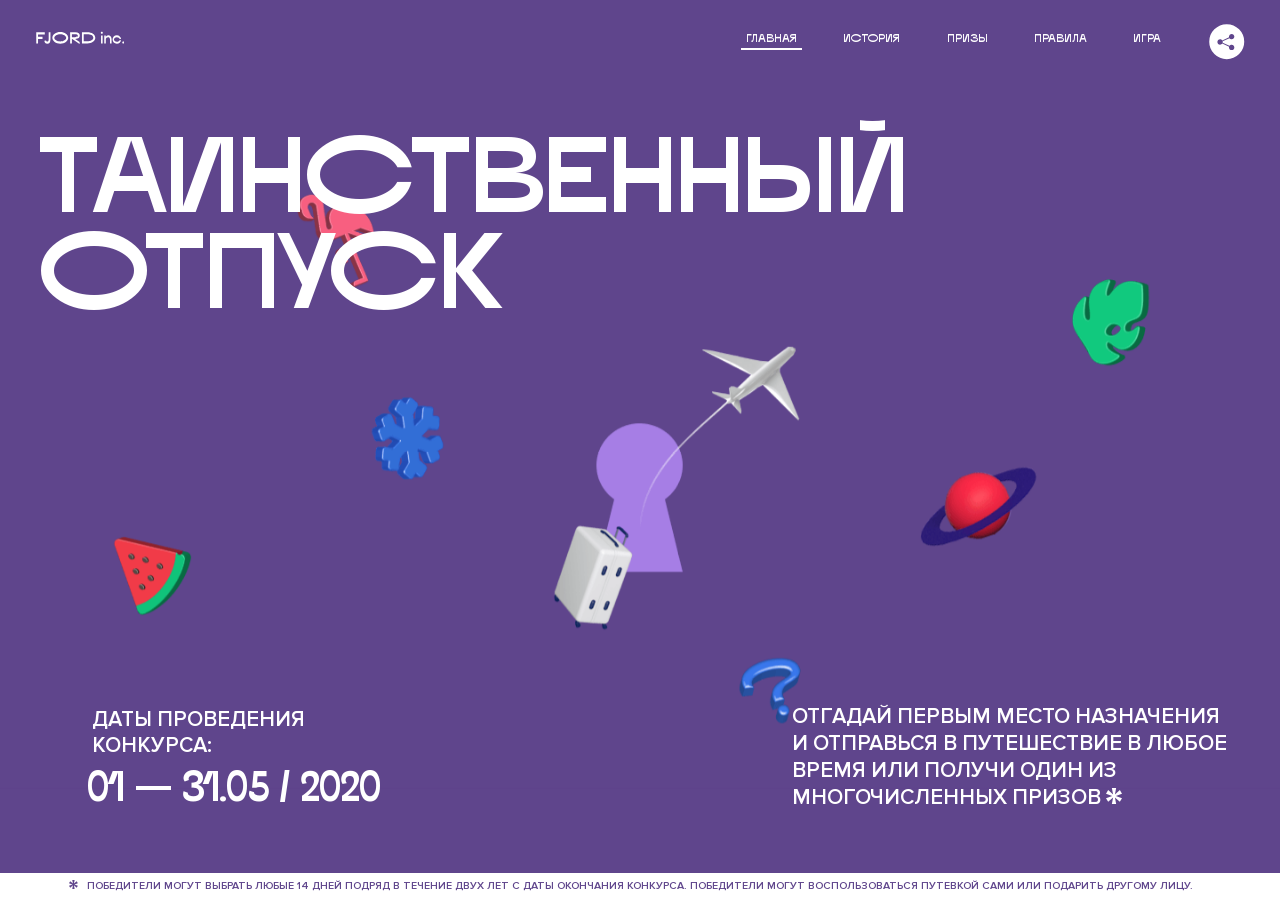
<file: 2/index.html>
<!DOCTYPE html>
<html lang="ru">
<head>
  <meta charset="UTF-8">
  <meta name="description" content="">
  <meta name="viewport" content="width=device-width, initial-scale=1.0">
  <meta http-equiv="X-UA-Compatible" content="ie=edge">
  <title>Mysterious Vacation</title>
<link href="css/style.min.css" rel="stylesheet">  <base href="https://htmlacademy-animation.github.io/2357193-magic-vacation-1/2/">
</head>
<body>

  <header class="page-header js-header">
    <div class="page-header__wrapper">
      <a href="#" class="page-header__logo" aria-label="Перейти на страницу FJORD.Inc">
        <svg width="100" height="15" viewBox="0 0 100 15" fill="none" xmlns="http://www.w3.org/2000/svg">
          <path d="M0.26 1.4V14H2.276V8.906H7.334V6.44H2.276V3.848H9.872V1.4H0.26ZM12.733 14.36C15.127 14.36 16.243 12.65 16.243 9.5V1.4H14.263V8.96C14.263 11.21 13.723 11.876 12.733 11.876C11.833 11.876 11.473 11.3 11.347 10.58L9.36702 10.94C9.63702 13.046 10.663 14.36 12.733 14.36ZM18.3918 7.7C18.3918 11.372 22.3878 14.36 27.3198 14.36C32.2518 14.36 36.2478 11.372 36.2478 7.7C36.2478 4.028 32.2518 1.04 27.3198 1.04C22.3878 1.04 18.3918 4.028 18.3918 7.7ZM20.6058 7.7C20.6058 5.378 23.6118 3.524 27.3198 3.524C30.9918 3.524 33.9798 5.378 33.9798 7.7C33.9798 10.004 30.9918 11.858 27.3198 11.858C23.6118 11.858 20.6058 10.004 20.6058 7.7ZM40.403 14V8.906H40.799L49.079 14.702V12.38L44.039 8.906H44.201C47.999 8.906 49.277 7.304 49.277 5.162C49.277 3.092 47.999 1.4 44.201 1.4H38.387V14H40.403ZM43.535 3.722C45.785 3.722 47.045 4.136 47.045 5.432C47.045 6.764 45.785 7.034 43.535 7.034H40.403V3.722H43.535ZM51.6936 1.382V14H57.8676C62.7456 14 66.7236 11.534 66.7236 7.7C66.7236 3.848 62.7456 1.382 57.8676 1.382H51.6936ZM53.7096 11.624V3.722H57.5436C61.5396 3.722 64.4916 5.018 64.4916 7.7C64.4916 10.238 61.5396 11.624 57.5436 11.624H53.7096ZM73.1832 14.018H74.9832V5H73.1832V14.018ZM72.9132 1.976C72.9132 2.57 73.3992 3.092 74.0832 3.092C74.7492 3.092 75.2352 2.57 75.2352 1.976C75.2352 1.382 74.7672 0.805999 74.0832 0.805999C73.3812 0.805999 72.9132 1.382 72.9132 1.976ZM76.7867 14H78.5687V9.104C78.7487 8.006 79.5947 6.962 81.0887 6.962C82.1147 6.962 83.2667 7.448 83.2667 9.554V14H85.0487V9.014C85.0487 6.152 83.2307 4.73 81.3587 4.73C79.9187 4.73 79.0727 5.558 78.5687 6.854V5H76.7867V14ZM90.9898 14.27C93.5098 14.27 95.3818 12.506 95.7238 10.328H94.0498C93.7258 11.3 92.6998 12.02 90.9898 12.02C88.8478 12.02 87.7678 10.922 87.7678 9.59C87.7678 8.24 88.8478 6.962 90.9898 6.962C92.7538 6.962 93.7978 7.844 94.0858 8.924H95.7418C95.4358 6.71 93.6178 4.73 90.9898 4.73C88.0918 4.73 86.1298 7.124 86.1298 9.59C86.1298 12.074 88.1278 14.27 90.9898 14.27ZM97.0693 12.938C97.0693 13.658 97.5553 14.144 98.2753 14.144C98.9953 14.144 99.4813 13.658 99.4813 12.938C99.4813 12.2 98.9953 11.714 98.2753 11.714C97.5553 11.714 97.0693 12.2 97.0693 12.938Z" fill="currentColor"></path>
        </svg>
      </a>
      <button class="page-header__toggler js-menu-toggler" type="button" aria-label="Управление мобильным меню"><span>Меню</span></button>
      <nav class="page-header__nav">
        <div class="page-header__menu js-menu" id="menu">
          <ul>
            <li>
              <a class="js-menu-link active" href="#top" data-href="top">главная</a>
            </li>
            <li>
              <a class="js-menu-link" href="#story" data-href="story">история</a>
            </li>
            <li>
              <a class="js-menu-link" href="#prizes" data-href="prizes">призы</a>
            </li>
            <li>
              <a class="js-menu-link" href="#rules" data-href="rules">правила</a>
            </li>
            <li>
              <a class="js-menu-link" href="#game" data-href="game">игра</a>
            </li>
          </ul>
        </div>
        <div class="page-header__social">
          <div class="social-block js-social-block">
            <button class="social-block__toggler" aria-label="Управлять блоком с социальными кнопками">
              <svg width="26" height="22" viewBox="0 0 27 22" fill="none" xmlns="http://www.w3.org/2000/svg">
                <path d="M19.6721 7.43664C21.6273 7.43664 23.213 5.85095 23.213 3.89566C23.213 1.94037 21.6273 0.354675 19.6721 0.354675C17.7168 0.354675 16.1311 1.94037 16.1311 3.89566C16.1311 4.19968 16.1728 4.49178 16.2458 4.77345L7.21751 8.95527C6.57519 8.05214 5.52303 7.46049 4.33078 7.46049C2.37549 7.46049 0.789795 9.04618 0.789795 11.0015C0.789795 12.9568 2.37549 14.5425 4.33078 14.5425C5.52303 14.5425 6.57668 13.9508 7.21751 13.0477L16.2458 17.2295C16.1743 17.5112 16.1311 17.8033 16.1311 18.1073C16.1311 20.0626 17.7168 21.6483 19.6721 21.6483C21.6273 21.6483 23.213 20.0626 23.213 18.1073C23.213 16.152 21.6273 14.5663 19.6721 14.5663C18.4798 14.5663 17.4262 15.158 16.7853 16.0611L7.75701 11.8793C7.82854 11.5976 7.87176 11.3055 7.87176 11.0015C7.87176 10.6974 7.83003 10.4053 7.75701 10.1237L16.7853 5.94186C17.4262 6.84499 18.4783 7.43664 19.6721 7.43664Z" fill="currentColor"></path>
              </svg>
            </button>
            <ul class="social-block__list">
              <li>
                <a class="social-block__link social-block__link--fb" href="#" aria-label="Мы на Facebook">
                  <svg width="8" height="17" viewBox="0 0 8 17" fill="none" xmlns="http://www.w3.org/2000/svg">
                    <path d="M4.24646 16.9899H1.09275L1.05793 8.49828H0V5.30707H1.05793V3.81124C1.05793 1.42084 2.57654 0 5.21735 0H7.41758V3.18585H5.30841C4.28262 3.18585 4.2478 3.48582 4.2478 4.24914V5.30707H7.42964L7.16716 8.49828H4.2478V16.9899H4.24646Z" fill="currentColor"></path>
                  </svg>
                </a>
              </li>
              <li>
                <a class="social-block__link social-block__link--insta" href="#" aria-label="Мы в Instagram">
                  <svg width="15" height="15" viewBox="0 0 15 15" fill="none" xmlns="http://www.w3.org/2000/svg">
                    <path d="M11.0197 0H4.19806C2.14246 0 0.471191 1.66993 0.471191 3.72285V10.5499C0.471191 12.6082 2.14112 14.2727 4.19806 14.2727H11.0197C13.0753 14.2727 14.7466 12.6082 14.7466 10.5499V3.72285C14.7466 1.67127 13.0753 0 11.0197 0ZM11.0197 12.4849H4.19806C3.13076 12.4849 2.26432 11.6158 2.26432 10.5512V3.72419C2.26432 2.65956 3.13076 1.79715 4.19806 1.79715H11.0197C12.087 1.79715 12.9535 2.6609 12.9535 3.72419V10.5512C12.9535 11.6145 12.087 12.4849 11.0197 12.4849Z" fill="currentColor"></path>
                    <path d="M7.60887 3.11084C5.38989 3.11084 3.58203 4.9187 3.58203 7.14036C3.58203 9.35532 5.38989 11.1645 7.60887 11.1645C9.83053 11.1645 11.6357 9.35666 11.6357 7.14036C11.6357 4.9187 9.83053 3.11084 7.60887 3.11084ZM7.60887 9.36871C6.37551 9.36871 5.37784 8.37372 5.37784 7.14036C5.37784 5.90699 6.37551 4.90665 7.60887 4.90665C8.83822 4.90665 9.84259 5.90833 9.84259 7.14036C9.84392 8.37238 8.83822 9.36871 7.60887 9.36871Z" fill="currentColor"></path>
                    <path d="M11.3573 2.35962C10.8256 2.35962 10.3931 2.79752 10.3931 3.32381C10.3931 3.85546 10.8256 4.29336 11.3573 4.29336C11.8862 4.29336 12.3215 3.85546 12.3215 3.32381C12.3215 2.79752 11.8862 2.35962 11.3573 2.35962Z" fill="currentColor"></path>
                  </svg>
                </a>
              </li>
              <li>
                <a class="social-block__link social-block__link--vk" href="#" aria-label="Мы ВКонтакте">
                  <svg width="17" height="10" viewBox="0 0 17 10" fill="none" xmlns="http://www.w3.org/2000/svg">
                    <path d="M14.1234 4.9002C14.1234 4.9002 16.3623 1.72708 16.5866 0.680242C16.6595 0.312285 16.4947 0.103188 16.1069 0.103188C16.1069 0.103188 14.8193 0.103188 14.168 0.103188C13.7235 0.103188 13.5587 0.293278 13.4235 0.579768C13.4235 0.579768 12.3724 2.82553 11.0969 4.24712C10.6861 4.70333 10.4781 4.84318 10.2511 4.84318C10.0646 4.84318 9.98625 4.6911 9.98625 4.27834V0.649016C9.98625 0.147997 9.92545 0.00135496 9.5066 0.00135496H6.39628C6.15578 0.00135496 6.0085 0.134417 6.0085 0.324506C6.0085 0.801084 6.73406 0.908351 6.73406 2.20231V4.87305C6.73406 5.40529 6.70569 5.61575 6.45303 5.61575C5.78016 5.61575 4.19528 3.30618 3.30623 0.678887C3.12923 0.145282 2.93737 0 2.43475 0H0.486409C0.205373 0 0 0.190085 0 0.476576C0 0.991172 0.60666 3.40801 2.99277 6.64358C4.59927 8.8201 6.70569 10 8.60269 10C9.76196 10 10.0416 9.80312 10.0416 9.31432V7.63883C10.0416 7.22607 10.2065 7.04956 10.4429 7.04956C10.7078 7.04956 11.1847 7.13238 12.2805 8.22268C13.5843 9.47862 13.6762 10 14.3896 10H16.5676C16.7919 10 17 9.89273 17 9.52342C17 9.02919 16.3623 8.15343 15.384 7.10659C14.9801 6.56755 14.3302 5.98914 14.1248 5.72301C13.8275 5.40801 13.9154 5.23014 14.1234 4.9002Z" fill="currentColor"></path>
                  </svg>
                </a>
              </li>
            </ul>
          </div>
        </div>
      </nav>
    </div>
  </header>

  <main class="page-content">

    <section class="animation-screen"></section>

    <section class="screen screen--hidden screen--intro" id="top">
      <div class="screen__wrapper">
        <div class="intro">
          <h1 class="intro__title">Таинственный отпуск</h1>
          <div class="intro__content">
            <div class="intro__info">
              <p class="intro__label">Даты проведения конкурса:</p>
              <p class="intro__date">01 — 31.05 / 2020</p>
            </div>
            <div class="intro__message">
              <p>
                Отгадай первым место назначения и&nbsp;отправься в&nbsp;путешествие в&nbsp;любое время или получи один из многочисленных призов
                <svg width="16" height="16" viewBox="0 0 10 10" fill="none" xmlns="http://www.w3.org/2000/svg">
                  <path d="M0 6.35337L3.90271 4.99012L0 3.64663L1.34615 1.32374L4.44287 4.01073L3.67364 0H6.34615L5.57692 4.01073L8.65385 1.32374L10 3.64663L6.13405 4.99012L10 6.35337L8.65385 8.65651L5.57692 5.98927L6.34615 10H3.67364L4.44287 5.96952L1.34615 8.65651L0 6.35337Z" fill="currentColor"></path>
                </svg>
              </p>
            </div>
          </div>
        </div>
      </div>
      <div class="screen__footer js-footer">
        <button class="screen__footer-enlarge js-footer-toggler" type="button" aria-label="Показать сообщение">
          <svg width="10" height="10" viewBox="0 0 10 10" fill="none" xmlns="http://www.w3.org/2000/svg">
            <path d="M0 6.35337L3.90271 4.99012L0 3.64663L1.34615 1.32374L4.44287 4.01073L3.67364 0H6.34615L5.57692 4.01073L8.65385 1.32374L10 3.64663L6.13405 4.99012L10 6.35337L8.65385 8.65651L5.57692 5.98927L6.34615 10H3.67364L4.44287 5.96952L1.34615 8.65651L0 6.35337Z" fill="currentColor"></path>
          </svg>
        </button>
        <button class="screen__footer-collapse js-footer-toggler" type="button" aria-label="Скрыть сообщение">
          <svg width="13" height="13" viewBox="0 0 13 13" fill="none" xmlns="http://www.w3.org/2000/svg">
            <line x1="12.3536" y1="0.353553" x2="0.738349" y2="11.9688" stroke="currentColor"></line>
            <line x1="0.738319" y1="0.539925" x2="12.3535" y2="12.1551" stroke="currentColor"></line>
          </svg>
        </button>
        <div class="screen__footer-wrapper">
          <div class="screen__footer-announce">
            <p class="screen__footer-label">Даты проведения конкурса:</p>
            <p class="screen__footer-date">01 — 31.05 / 2020</p>
          </div>
          <div class="screen__footer-note">
            <p>
              <svg width="10" height="10" viewBox="0 0 10 10" fill="none" xmlns="http://www.w3.org/2000/svg">
                <path d="M0 6.35337L3.90271 4.99012L0 3.64663L1.34615 1.32374L4.44287 4.01073L3.67364 0H6.34615L5.57692 4.01073L8.65385 1.32374L10 3.64663L6.13405 4.99012L10 6.35337L8.65385 8.65651L5.57692 5.98927L6.34615 10H3.67364L4.44287 5.96952L1.34615 8.65651L0 6.35337Z" fill="currentColor"></path>
              </svg>
              <span>Победители могут выбрать любые 14 дней подряд в&nbsp;течение двух лет с&nbsp;даты окончания конкурса. Победители могут воспользоваться путевкой сами или подарить другому лицу.</span>
            </p>
          </div>
        </div>
      </div>
    </section>

    <section class="screen screen--hidden screen--story" id="story">

      <div class="slider swiper-container js-slider">

        <div class="swiper-wrapper">

          <div class="slider__item swiper-slide">
            <h2 class="slider__item-title">История</h2>
            <p class="slider__item-text">Джеймс Таргет был основателем компании &laquo;Fjord Inc.&raquo;. С&nbsp;1965 года &laquo;Fjord Inc.&raquo; прославилась надёжными и&nbsp;удобными чемоданами и&nbsp;аксессуарами для туристов.</p>
          </div>

          <div class="slider__item swiper-slide">
            <p class="slider__item-text">Когда Джеймсу было 7&nbsp;лет, в&nbsp;их&nbsp;доме гостил дядюшка и&nbsp;развлекал детей рассказами о&nbsp;своей поездке в&nbsp;место, показавшееся малышу Таргету невероятным. Тогда Джеймс решил, что однажды посетит его, но&nbsp;не&nbsp;будет рассказывать о&nbsp;мечте, пока не&nbsp;осуществит.</p>
          </div>

          <div class="slider__item swiper-slide">
            <p class="slider__item-text">Джеймс Таргет стал увлеченным путешественником. Он&nbsp;посетил 5&nbsp;континентов, 126&nbsp;стран.</p>
          </div>

          <div class="slider__item swiper-slide">
            <p class="slider__item-text">Он&nbsp;сплавлялся по&nbsp;Амазонке и&nbsp;погружался в&nbsp;пещеры Франции, медитировал в&nbsp;горах Тибета и&nbsp;пожимал руку вождя племени Акугауа.</p>
          </div>

          <div class="slider__item swiper-slide">
            <p class="slider__item-text">Из&nbsp;своих поездок Джеймс Таргет привозил идеи, как сделать свои чемоданы &laquo;Fjord Inc.&raquo; удобными и&nbsp;приспособленными к&nbsp;разным дорожным условиям.</p>
          </div>

          <div class="slider__item swiper-slide">
            <p class="slider__item-text">Всё это время Джеймс не&nbsp;оставлял идею поездки своей мечты. Однако, как только он&nbsp;брался за&nbsp;планирование, возникали препятствия, не&nbsp;позволяющие отправиться туда.</p>
          </div>

          <div class="slider__item swiper-slide">
            <p class="slider__item-text">В&nbsp;возрасте 67&nbsp;лет Джеймс Таргет попал под лавину и&nbsp;погиб. В&nbsp;своём завещании он&nbsp;поручил отправить в&nbsp;заветное путешествие трёх смельчаков, единых с&nbsp;ним духом.</p>
          </div>

          <div class="slider__item swiper-slide">
            <p class="slider__item-text">Тех, кто сможет узнать таинственное место, задавая вопросы специально обученному ИИ&nbsp;&laquo;Соне&raquo;, ждет фантастическое путешествие.</p>
          </div>
        </div>
        <div class="slider__controls">
          <button class="slider__control slider__control--prev js-control-prev" type="button" aria-label="Показать предыдущую историю">
            <svg width="12" height="22" viewBox="0 0 12 22" fill="none" xmlns="http://www.w3.org/2000/svg">
              <path d="M11 1L1 11L11 21" stroke="currentColor" stroke-width="2" stroke-linejoin="round"></path>
            </svg>
          </button>
          <button class="slider__control slider__control--next js-control-next" type="button" aria-label="Показать следующую историю">
            <svg width="12" height="22" viewBox="0 0 12 22" fill="none" xmlns="http://www.w3.org/2000/svg">
              <path d="M1 1L11 11L1 21" stroke="currentColor" stroke-width="2" stroke-linejoin="round"></path>
            </svg>
          </button>
        </div>
        <div class="slider__pagination swiper-pagination"></div>
      </div>
    </section>

    <section class="screen screen--hidden screen--prizes" id="prizes">
      <div class="screen__wrapper">
        <div class="prizes">
          <h2 class="prizes__title">ПРизы</h2>
          <div class="prizes__lead">
            <p>Найди ответ и&nbsp;получи один из&nbsp;призов:</p>
          </div>
          <ul class="prizes__list">
            <li class="prizes__item prizes__item--journeys">
              <div class="prizes__icon">
                <picture>
                  <source srcset="img/prize1-mob.svg" media="(orientation: portrait)">
                  <img src="img/prize1.svg" alt="">
                </picture>
              </div>
              <p class="prizes__desc">
                <b>3</b>
                <span>загадочных путешествия</span>
              </p>
            </li>
            <li class="prizes__item prizes__item--cases">
              <div class="prizes__icon">
                <picture>
                  <source srcset="img/prize2-mob.svg" media="(orientation: portrait)">
                  <img src="img/prize2.svg" alt="">
                </picture>
              </div>
              <p class="prizes__desc">
                <b>7</b>
                <span>надежных чемоданов</span>
              </p>
            </li>
            <li class="prizes__item prizes__item--codes">
              <div class="prizes__icon">
                <picture>
                  <source srcset="img/prize3-mob.svg" media="(orientation: portrait)">
                  <img src="img/prize3.svg" alt="">
                </picture>
              </div>
              <p class="prizes__desc">
                <b>900</b>
                <span>
                  промокодов на&nbsp;скидку 15%
                  <svg width="10" height="10" viewBox="0 0 10 10" fill="none" xmlns="http://www.w3.org/2000/svg">
                    <path d="M0 6.35337L3.90271 4.99012L0 3.64663L1.34615 1.32374L4.44287 4.01073L3.67364 0H6.34615L5.57692 4.01073L8.65385 1.32374L10 3.64663L6.13405 4.99012L10 6.35337L8.65385 8.65651L5.57692 5.98927L6.34615 10H3.67364L4.44287 5.96952L1.34615 8.65651L0 6.35337Z" fill="currentColor"></path>
                  </svg>
                </span>
              </p>
            </li>
          </ul>
        </div>
      </div>
      <div class="screen__footer js-footer">
        <button class="screen__footer-enlarge js-footer-toggler" type="button" aria-label="Показать сообщение">
          <svg width="10" height="10" viewBox="0 0 10 10" fill="none" xmlns="http://www.w3.org/2000/svg">
            <path d="M0 6.35337L3.90271 4.99012L0 3.64663L1.34615 1.32374L4.44287 4.01073L3.67364 0H6.34615L5.57692 4.01073L8.65385 1.32374L10 3.64663L6.13405 4.99012L10 6.35337L8.65385 8.65651L5.57692 5.98927L6.34615 10H3.67364L4.44287 5.96952L1.34615 8.65651L0 6.35337Z" fill="currentColor"></path>
          </svg>
        </button>
        <button class="screen__footer-collapse js-footer-toggler" type="button" aria-label="Скрыть сообщение">
          <svg width="13" height="13" viewBox="0 0 13 13" fill="none" xmlns="http://www.w3.org/2000/svg">
            <line x1="12.3536" y1="0.353553" x2="0.738349" y2="11.9688" stroke="currentColor"></line>
            <line x1="0.738319" y1="0.539925" x2="12.3535" y2="12.1551" stroke="currentColor"></line>
          </svg>
        </button>
        <div class="screen__footer-wrapper">
          <div class="screen__footer-announce">
            <p class="screen__footer-label">Даты проведения конкурса:</p>
            <p class="screen__footer-date">01 — 31.05 / 2020</p>
          </div>
          <div class="screen__footer-note">
            <p>
              <svg width="10" height="10" viewBox="0 0 10 10" fill="none" xmlns="http://www.w3.org/2000/svg">
                <path d="M0 6.35337L3.90271 4.99012L0 3.64663L1.34615 1.32374L4.44287 4.01073L3.67364 0H6.34615L5.57692 4.01073L8.65385 1.32374L10 3.64663L6.13405 4.99012L10 6.35337L8.65385 8.65651L5.57692 5.98927L6.34615 10H3.67364L4.44287 5.96952L1.34615 8.65651L0 6.35337Z" fill="currentColor"></path>
              </svg>
              <span>Скидка&nbsp;15% на&nbsp;единоразовое приобретение путёвки с&nbsp;1&nbsp;июня 2020 по&nbsp;31&nbsp;мая 2022&nbsp;года. Суммируется с&nbsp;другими акциями</span>
            </p>
          </div>
        </div>
      </div>
    </section>

    <section class="screen screen--hidden screen--rules" id="rules">
      <div class="screen__wrapper">
        <div class="rules">
          <h2 class="rules__title">Правила</h2>
          <div class="rules__lead">
            <p>Для того чтобы получить наследство Джеймса Таргета, тебе нужно выведать у&nbsp;&laquo;Сони&raquo;, куда предстоит отправиться тебе в&nbsp;случае победы</p>
          </div>
          <ol class="rules__list">
            <li class="rules__item">
              <p>Тебе отводится <br>5&nbsp;минут</p>
            </li>
            <li class="rules__item">
              <p>Задавай любые вопросы в&nbsp;текстовом поле</p>
            </li>
            <li class="rules__item">
              <p>Нажимай кнопку &laquo;Узнать&raquo;, чтобы получить ответ</p>
            </li>
            <li class="rules__item">
              <p>&laquo;Соня&raquo; может отвечать только&nbsp;Да или Нет</p>
            </li>
          </ol>
          <a href="#game" class="rules__link btn">Погнали!</a>
        </div>
      </div>
      <div class="screen__disclaimer">
        <div class="disclaimer">
          <ul>
            <li>
              <a href="#">Правовая информация</a>
            </li>
            <li>
              <a href="#">Подробные правила</a>
            </li>
          </ul>
        </div>
      </div>
    </section>

    <section class="screen screen--hidden screen--game" id="game">
      <div class="screen__wrapper">
        <div class="game">
          <div class="game__header">
            <h2 class="game__title">Игра</h2>
            <div class="game__counter">
              <span>05</span>:<span>00</span>
            </div>
          </div>
          <div class="game__body">
            <div class="chat">
              <div class="chat__body js-chat">
                <ul class="chat__list" id="messages"></ul>
              </div>
              <div class="chat__footer">
                <form action="#" method="post" class="form" id="message-form">
                  <label for="message-field" class="visually-hidden">Поле для ввода вопроса</label>
                  <input type="text" class="form__field" id="message-field">
                  <button class="form__button btn">
                    Узнать
                    <svg width="18" height="19" viewBox="0 0 18 19" fill="none" xmlns="http://www.w3.org/2000/svg">
                      <path stroke="currentColor" stroke-width="2" d="M9 19V1"></path>
                      <path d="M1 9l8-8 8 8" stroke="currentColor" stroke-width="2" stroke-linejoin="round"></path>
                    </svg>
                  </button>
                </form>
              </div>
            </div>
          </div>
          <!-- временные кнопки для показа результата -->
          <div class="game__buttons">
            <button class="game__button btn js-show-result" type="button" data-target="result">Положительный результат</button>
            <button class="game__button btn js-show-result" type="button" data-target="result2">Положительный результат - 2</button>
            <button class="game__button btn js-show-result" type="button" data-target="result3">Отрицательный результат</button>
          </div>
        </div>
      </div>
    </section>

    <section class="screen screen--hidden screen--result" id="result">
      <div class="screen__wrapper">
        <div class="result result--trip">
          <div class="result__image">
            <picture>
              <source srcset="img/result1-mob.png 1x, img/result1-mob@2x.png 2x" media="(max-width: 768px) and (orientation: portrait)">
              <img src="img/result1.png" srcset="img/result1@2x.png 2x" alt="">
            </picture>
          </div>
          <h2 class="result__title">
            <span class="visually-hidden">ПОбеда!</span>
            <svg xmlns="http://www.w3.org/2000/svg" viewBox="0 0 568.85 109.24">
              <path d="M16,24.44V92H2.6V8H75V92H61.52V24.44H16Z" transform="translate(-2.1 -1.5)" fill="none" stroke="currentColor"></path>
              <path d="M148.76,5.6c32.88,0,59.52,19.92,59.52,44.4s-26.64,44.4-59.52,44.4S89.24,74.48,89.24,50,115.88,5.6,148.76,5.6Zm0,72.12c24.48,0,44.4-12.36,44.4-27.72s-19.92-27.84-44.4-27.84C124,22.16,104,34.52,104,50S124,77.72,148.76,77.72Z" transform="translate(-2.1 -1.5)" fill="none" stroke="currentColor"></path>
              <path d="M287.36,8V24.44H236v14.4h25.32c25.44,0,34,11.16,34,26.52,0,15.6-8.52,26.64-34,26.64H222.56V8h64.8ZM256.88,76.52c15.12,0,23.52-2,23.52-11.52S272,54.44,256.88,54.44H236V76.52h20.88Z" transform="translate(-2.1 -1.5)" fill="none" stroke="currentColor"></path>
              <path d="M371.47,8V24.44H320.84V41.6h33.6V58h-33.6V75.56h50.64V92H307.4V8h64.08Z" transform="translate(-2.1 -1.5)" fill="none" stroke="currentColor"></path>
              <path d="M382.39,110.24V75.56h7.44c4.56-4.68,7.8-18.36,8.76-56L399,8h48.6V75.56h10v34.68H442.87V92H397v18.24H382.39Zm51.72-34.68V24.44H411.55v3.12c-0.48,22.44-3.24,37.68-7.2,48h29.76Z" transform="translate(-2.1 -1.5)" fill="none" stroke="currentColor"></path>
              <path d="M463.75,92l28-84h27.12l28.08,84H533.47l-7.8-23.52h-37.8L480.07,92H463.75Zm56.64-40L507,11.84,493.51,52h26.88Z" transform="translate(-2.1 -1.5)" fill="none" stroke="currentColor"></path>
              <path d="M554.12,70.4L555.55,2H569l1.44,68.4H554.12Zm8.28,6.36c4.8,0,8,3.24,8,8.16a8,8,0,1,1-16.08,0C554.35,80,557.59,76.76,562.39,76.76Z" transform="translate(-2.1 -1.5)" fill="none" stroke="currentColor"></path>
            </svg>
          </h2>
          <div class="result__text">
            <p>ты&nbsp;отправляешься в&nbsp;Арктику!</p>
          </div>
          <div class="result__form">
            <form action="#" method="post" class="form form--result">
              <label for="email-field" class="form__label">зарегистрируй результат</label>
              <input type="email" class="form__field" id="email-field" placeholder="e-mail для регистации результата и получения приза" required="">
              <button class="form__button btn">
                отправить
                <svg width="18" height="19" viewBox="0 0 18 19" fill="none" xmlns="http://www.w3.org/2000/svg">
                  <path stroke="currentColor" stroke-width="2" d="M9 19V1"></path>
                  <path d="M1 9l8-8 8 8" stroke="currentColor" stroke-width="2" stroke-linejoin="round"></path>
                </svg>
              </button>
            </form>
          </div>
        </div>
      </div>
    </section>

    <section class="screen screen--hidden screen--result" id="result2">
      <div class="screen__wrapper">
        <div class="result result--prize">
          <div class="result__image">
            <picture>
              <source srcset="img/result2-mob.png 1x, img/result2-mob@2x.png 2x" media="(max-width: 768px) and (orientation: portrait)">
              <img src="img/result2.png" srcset="img/result2@2x.png 2x" alt="">
            </picture>
          </div>
          <h2 class="result__title">
            <span class="visually-hidden">ПОбеда!</span>
            <svg xmlns="http://www.w3.org/2000/svg" viewBox="0 0 568.85 109.24">
              <path d="M16,24.44V92H2.6V8H75V92H61.52V24.44H16Z" transform="translate(-2.1 -1.5)" fill="none" stroke="currentColor"></path>
              <path d="M148.76,5.6c32.88,0,59.52,19.92,59.52,44.4s-26.64,44.4-59.52,44.4S89.24,74.48,89.24,50,115.88,5.6,148.76,5.6Zm0,72.12c24.48,0,44.4-12.36,44.4-27.72s-19.92-27.84-44.4-27.84C124,22.16,104,34.52,104,50S124,77.72,148.76,77.72Z" transform="translate(-2.1 -1.5)" fill="none" stroke="currentColor"></path>
              <path d="M287.36,8V24.44H236v14.4h25.32c25.44,0,34,11.16,34,26.52,0,15.6-8.52,26.64-34,26.64H222.56V8h64.8ZM256.88,76.52c15.12,0,23.52-2,23.52-11.52S272,54.44,256.88,54.44H236V76.52h20.88Z" transform="translate(-2.1 -1.5)" fill="none" stroke="currentColor"></path>
              <path d="M371.47,8V24.44H320.84V41.6h33.6V58h-33.6V75.56h50.64V92H307.4V8h64.08Z" transform="translate(-2.1 -1.5)" fill="none" stroke="currentColor"></path>
              <path d="M382.39,110.24V75.56h7.44c4.56-4.68,7.8-18.36,8.76-56L399,8h48.6V75.56h10v34.68H442.87V92H397v18.24H382.39Zm51.72-34.68V24.44H411.55v3.12c-0.48,22.44-3.24,37.68-7.2,48h29.76Z" transform="translate(-2.1 -1.5)" fill="none" stroke="currentColor"></path>
              <path d="M463.75,92l28-84h27.12l28.08,84H533.47l-7.8-23.52h-37.8L480.07,92H463.75Zm56.64-40L507,11.84,493.51,52h26.88Z" transform="translate(-2.1 -1.5)" fill="none" stroke="currentColor"></path>
              <path d="M554.12,70.4L555.55,2H569l1.44,68.4H554.12Zm8.28,6.36c4.8,0,8,3.24,8,8.16a8,8,0,1,1-16.08,0C554.35,80,557.59,76.76,562.39,76.76Z" transform="translate(-2.1 -1.5)" fill="none" stroke="currentColor"></path>
            </svg>
          </h2>
          <div class="result__text">
            <p>чемодан &laquo;Fjord&nbsp;Inc.&raquo;&nbsp;твой</p>
          </div>
          <div class="result__form">
            <form action="#" method="post" class="form form--result">
              <label for="email-field2" class="form__label">зарегистрируй результат</label>
              <input type="email" class="form__field" id="email-field2" placeholder="e-mail для регистации результата и получения приза" required="">
              <button class="form__button btn">
                отправить
                <svg width="18" height="19" viewBox="0 0 18 19" fill="none" xmlns="http://www.w3.org/2000/svg">
                  <path stroke="currentColor" stroke-width="2" d="M9 19V1"></path>
                  <path d="M1 9l8-8 8 8" stroke="currentColor" stroke-width="2" stroke-linejoin="round"></path>
                </svg>
              </button>
            </form>
          </div>
        </div>
      </div>
    </section>

    <section class="screen screen--hidden screen--result" id="result3">
      <div class="screen__wrapper">
        <div class="result result--negative">
          <div class="result__image">
            <picture>
              <source srcset="img/result3-mob.png 1x, img/result3-mob@2x.png 2x" media="(max-width: 768px) and (orientation: portrait)">
              <img src="img/result3.png" srcset="img/result3@2x.png 2x" alt="">
            </picture>
          </div>
          <h2 class="result__title">
            <span class="visually-hidden">Не угадал!</span>
            <svg xmlns="http://www.w3.org/2000/svg" viewBox="0 0 660.77 109.24">
              <path d="M2.66,92V8H16.1V42.2H53.3V8H66.74V92H53.3V58.64H16.1V92H2.66Z" transform="translate(-2.16 -1.5)" fill="none" stroke="currentColor"></path>
              <path d="M147.62,8V24.44H97V41.6h33.6V58H97V75.56h50.64V92H83.54V8h64.08Z" transform="translate(-2.16 -1.5)" fill="none" stroke="currentColor"></path>
              <path d="M199.22,8l20.52,42.36L235.34,8h16.44l-31,84H204.38l9.48-25.92L185.78,8h13.44Z" transform="translate(-2.16 -1.5)" fill="none" stroke="currentColor"></path>
              <path d="M273.74,24.44V92H260.3V8h50.16V24.44H273.74Z" transform="translate(-2.16 -1.5)" fill="none" stroke="currentColor"></path>
              <path d="M307.1,92l28-84h27.12l28.08,84H376.82L369,68.48h-37.8L323.42,92H307.1Zm56.64-40L350.3,11.84,336.86,52h26.88Z" transform="translate(-2.16 -1.5)" fill="none" stroke="currentColor"></path>
              <path d="M396.38,110.24V75.56h7.44c4.56-4.68,7.8-18.36,8.76-56L412.94,8h48.6V75.56h10v34.68H456.86V92H411v18.24H396.38ZM448.1,75.56V24.44H425.54v3.12c-0.48,22.44-3.24,37.68-7.2,48H448.1Z" transform="translate(-2.16 -1.5)" fill="none" stroke="currentColor"></path>
              <path d="M477.74,92l28-84h27.12L560.9,92H547.46l-7.8-23.52h-37.8L494.06,92H477.74Zm56.64-40-13.44-40.2L507.5,52h26.88Z" transform="translate(-2.16 -1.5)" fill="none" stroke="currentColor"></path>
              <path d="M568.7,76.88a13.77,13.77,0,0,0,5,1c6.6,0,10.44-6.24,12-58.32L586.22,8h46.2V92H619V24.44H598.82l-0.12,3.12C597.14,81,589,94.4,573.74,94.4a28.55,28.55,0,0,1-6.72-.84Z" transform="translate(-2.16 -1.5)" fill="none" stroke="currentColor"></path>
              <path d="M646.1,70.4L647.54,2H661l1.44,68.4H646.1Zm8.28,6.36c4.8,0,8,3.24,8,8.16a8,8,0,0,1-16.08,0C646.34,80,649.58,76.76,654.38,76.76Z" transform="translate(-2.16 -1.5)" fill="none" stroke="currentColor"></path>
            </svg>
          </h2>
          <button class="result__button js-play" type="button">
            не сдавайся!
            <span>
              <svg width="27" height="22" viewBox="0 0 27 22" fill="none" xmlns="http://www.w3.org/2000/svg">
                <path d="M10.6899 1.47998C5.42992 1.47998 1.16992 5.73998 1.16992 11C1.16992 16.26 5.42992 20.52 10.6899 20.52C15.9499 20.52 20.2099 16.26 20.2099 11V7.13998" stroke="currentColor" stroke-width="2" stroke-miterlimit="10"></path>
                <path d="M15.1099 12.5099L20.1499 7.13989L25.3099 12.6299" stroke="currentColor" stroke-width="2" stroke-miterlimit="10" stroke-linejoin="round"></path>
              </svg>
            </span>
          </button>
        </div>
      </div>
    </section>

  </main>

<script src="js/script.js"></script></body>
</html>
</file>
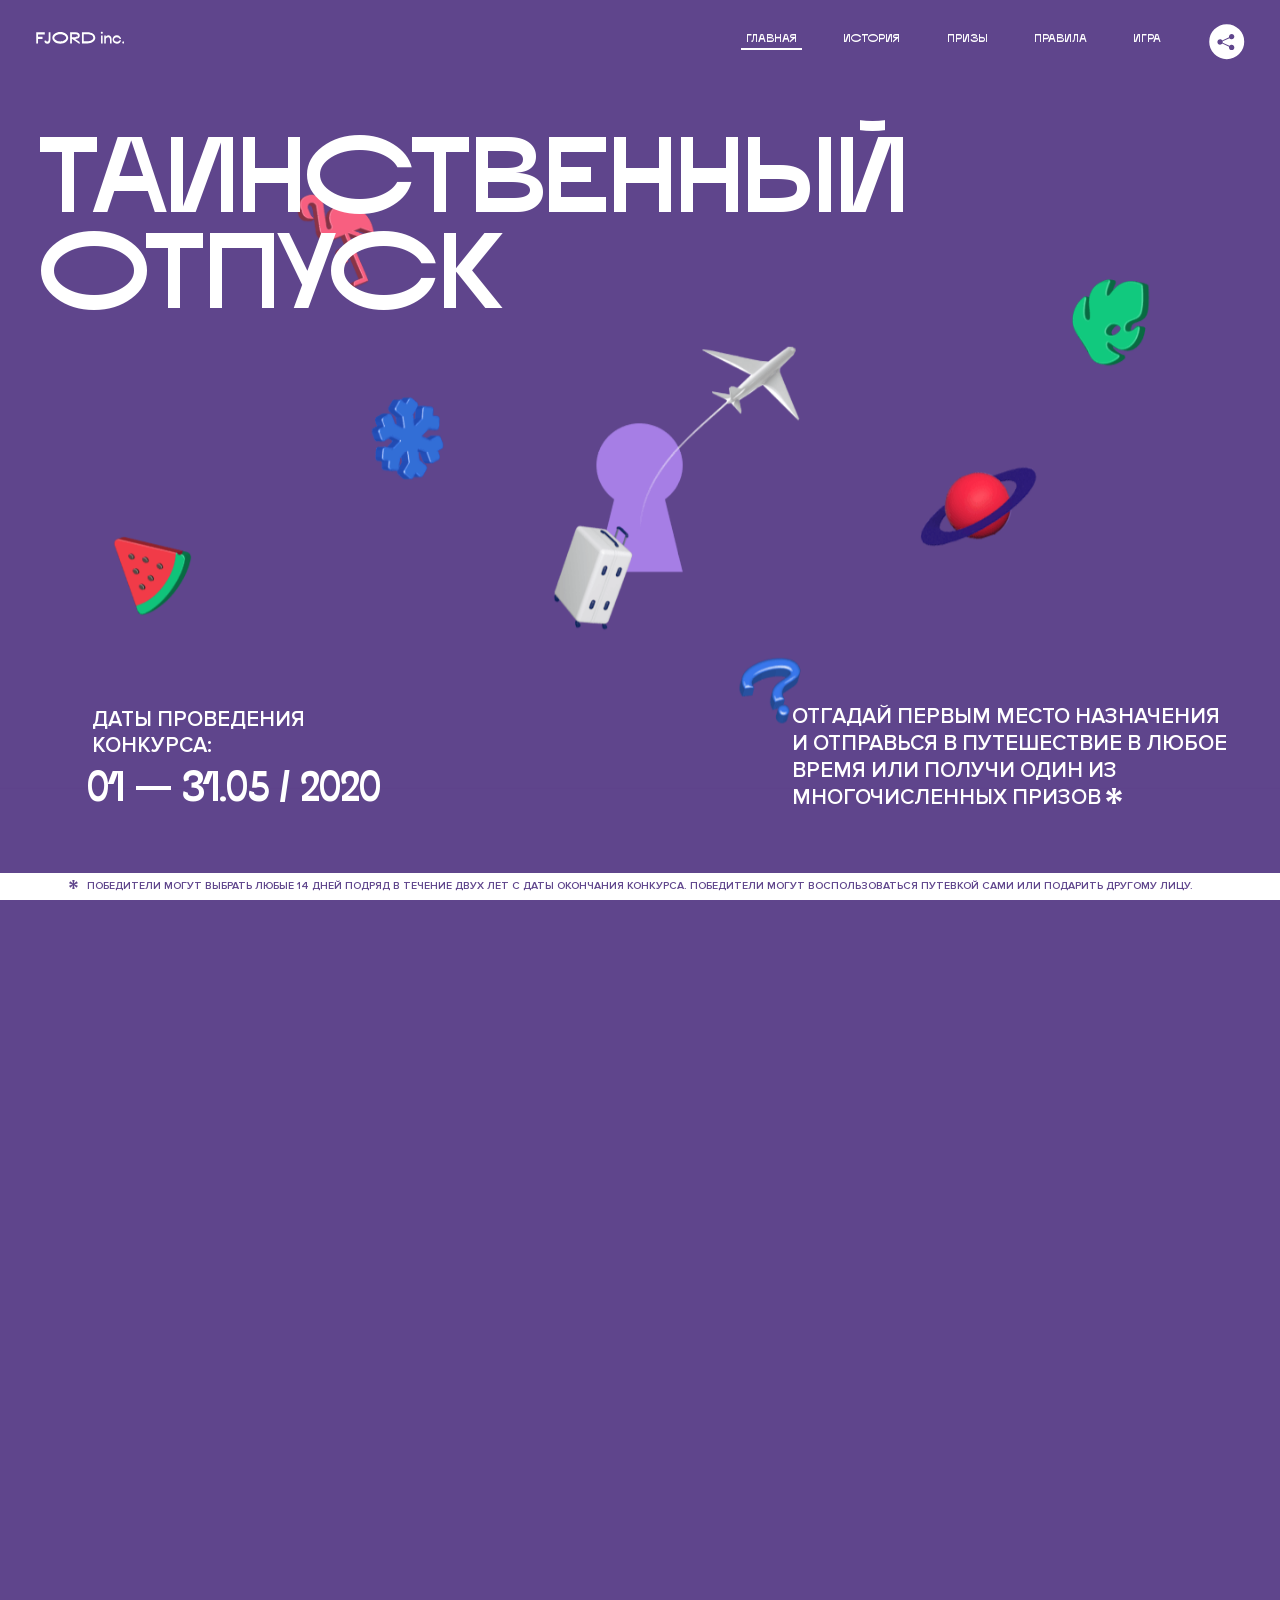
<file: 3/index.html>
<!DOCTYPE html>
<html lang="ru">
<head>
  <meta charset="UTF-8">
  <meta name="description" content="">
  <meta name="viewport" content="width=device-width, initial-scale=1.0">
  <meta http-equiv="X-UA-Compatible" content="ie=edge">
  <title>Mysterious Vacation</title>
<link href="css/style.min.css" rel="stylesheet">  <base href="https://htmlacademy-animation.github.io/2357193-magic-vacation-1/3/">
</head>
<body>

  <header class="page-header js-header">
    <div class="page-header__wrapper">
      <a href="#" class="page-header__logo" aria-label="Перейти на страницу FJORD.Inc">
        <svg width="100" height="15" viewBox="0 0 100 15" fill="none" xmlns="http://www.w3.org/2000/svg">
          <path d="M0.26 1.4V14H2.276V8.906H7.334V6.44H2.276V3.848H9.872V1.4H0.26ZM12.733 14.36C15.127 14.36 16.243 12.65 16.243 9.5V1.4H14.263V8.96C14.263 11.21 13.723 11.876 12.733 11.876C11.833 11.876 11.473 11.3 11.347 10.58L9.36702 10.94C9.63702 13.046 10.663 14.36 12.733 14.36ZM18.3918 7.7C18.3918 11.372 22.3878 14.36 27.3198 14.36C32.2518 14.36 36.2478 11.372 36.2478 7.7C36.2478 4.028 32.2518 1.04 27.3198 1.04C22.3878 1.04 18.3918 4.028 18.3918 7.7ZM20.6058 7.7C20.6058 5.378 23.6118 3.524 27.3198 3.524C30.9918 3.524 33.9798 5.378 33.9798 7.7C33.9798 10.004 30.9918 11.858 27.3198 11.858C23.6118 11.858 20.6058 10.004 20.6058 7.7ZM40.403 14V8.906H40.799L49.079 14.702V12.38L44.039 8.906H44.201C47.999 8.906 49.277 7.304 49.277 5.162C49.277 3.092 47.999 1.4 44.201 1.4H38.387V14H40.403ZM43.535 3.722C45.785 3.722 47.045 4.136 47.045 5.432C47.045 6.764 45.785 7.034 43.535 7.034H40.403V3.722H43.535ZM51.6936 1.382V14H57.8676C62.7456 14 66.7236 11.534 66.7236 7.7C66.7236 3.848 62.7456 1.382 57.8676 1.382H51.6936ZM53.7096 11.624V3.722H57.5436C61.5396 3.722 64.4916 5.018 64.4916 7.7C64.4916 10.238 61.5396 11.624 57.5436 11.624H53.7096ZM73.1832 14.018H74.9832V5H73.1832V14.018ZM72.9132 1.976C72.9132 2.57 73.3992 3.092 74.0832 3.092C74.7492 3.092 75.2352 2.57 75.2352 1.976C75.2352 1.382 74.7672 0.805999 74.0832 0.805999C73.3812 0.805999 72.9132 1.382 72.9132 1.976ZM76.7867 14H78.5687V9.104C78.7487 8.006 79.5947 6.962 81.0887 6.962C82.1147 6.962 83.2667 7.448 83.2667 9.554V14H85.0487V9.014C85.0487 6.152 83.2307 4.73 81.3587 4.73C79.9187 4.73 79.0727 5.558 78.5687 6.854V5H76.7867V14ZM90.9898 14.27C93.5098 14.27 95.3818 12.506 95.7238 10.328H94.0498C93.7258 11.3 92.6998 12.02 90.9898 12.02C88.8478 12.02 87.7678 10.922 87.7678 9.59C87.7678 8.24 88.8478 6.962 90.9898 6.962C92.7538 6.962 93.7978 7.844 94.0858 8.924H95.7418C95.4358 6.71 93.6178 4.73 90.9898 4.73C88.0918 4.73 86.1298 7.124 86.1298 9.59C86.1298 12.074 88.1278 14.27 90.9898 14.27ZM97.0693 12.938C97.0693 13.658 97.5553 14.144 98.2753 14.144C98.9953 14.144 99.4813 13.658 99.4813 12.938C99.4813 12.2 98.9953 11.714 98.2753 11.714C97.5553 11.714 97.0693 12.2 97.0693 12.938Z" fill="currentColor"></path>
        </svg>
      </a>
      <button class="page-header__toggler js-menu-toggler" type="button" aria-label="Управление мобильным меню"><span>Меню</span></button>
      <nav class="page-header__nav">
        <div class="page-header__menu js-menu" id="menu">
          <ul>
            <li>
              <a class="js-menu-link active" href="#top" data-href="top">главная</a>
            </li>
            <li>
              <a class="js-menu-link" href="#story" data-href="story">история</a>
            </li>
            <li>
              <a class="js-menu-link" href="#prizes" data-href="prizes">призы</a>
            </li>
            <li>
              <a class="js-menu-link" href="#rules" data-href="rules">правила</a>
            </li>
            <li>
              <a class="js-menu-link" href="#game" data-href="game">игра</a>
            </li>
          </ul>
        </div>
        <div class="page-header__social">
          <div class="social-block js-social-block">
            <button class="social-block__toggler" aria-label="Управлять блоком с социальными кнопками">
              <svg width="26" height="22" viewBox="0 0 27 22" fill="none" xmlns="http://www.w3.org/2000/svg">
                <path d="M19.6721 7.43664C21.6273 7.43664 23.213 5.85095 23.213 3.89566C23.213 1.94037 21.6273 0.354675 19.6721 0.354675C17.7168 0.354675 16.1311 1.94037 16.1311 3.89566C16.1311 4.19968 16.1728 4.49178 16.2458 4.77345L7.21751 8.95527C6.57519 8.05214 5.52303 7.46049 4.33078 7.46049C2.37549 7.46049 0.789795 9.04618 0.789795 11.0015C0.789795 12.9568 2.37549 14.5425 4.33078 14.5425C5.52303 14.5425 6.57668 13.9508 7.21751 13.0477L16.2458 17.2295C16.1743 17.5112 16.1311 17.8033 16.1311 18.1073C16.1311 20.0626 17.7168 21.6483 19.6721 21.6483C21.6273 21.6483 23.213 20.0626 23.213 18.1073C23.213 16.152 21.6273 14.5663 19.6721 14.5663C18.4798 14.5663 17.4262 15.158 16.7853 16.0611L7.75701 11.8793C7.82854 11.5976 7.87176 11.3055 7.87176 11.0015C7.87176 10.6974 7.83003 10.4053 7.75701 10.1237L16.7853 5.94186C17.4262 6.84499 18.4783 7.43664 19.6721 7.43664Z" fill="currentColor"></path>
              </svg>
            </button>
            <ul class="social-block__list">
              <li>
                <a class="social-block__link social-block__link--fb" href="#" aria-label="Мы на Facebook">
                  <svg width="8" height="17" viewBox="0 0 8 17" fill="none" xmlns="http://www.w3.org/2000/svg">
                    <path d="M4.24646 16.9899H1.09275L1.05793 8.49828H0V5.30707H1.05793V3.81124C1.05793 1.42084 2.57654 0 5.21735 0H7.41758V3.18585H5.30841C4.28262 3.18585 4.2478 3.48582 4.2478 4.24914V5.30707H7.42964L7.16716 8.49828H4.2478V16.9899H4.24646Z" fill="currentColor"></path>
                  </svg>
                </a>
              </li>
              <li>
                <a class="social-block__link social-block__link--insta" href="#" aria-label="Мы в Instagram">
                  <svg width="15" height="15" viewBox="0 0 15 15" fill="none" xmlns="http://www.w3.org/2000/svg">
                    <path d="M11.0197 0H4.19806C2.14246 0 0.471191 1.66993 0.471191 3.72285V10.5499C0.471191 12.6082 2.14112 14.2727 4.19806 14.2727H11.0197C13.0753 14.2727 14.7466 12.6082 14.7466 10.5499V3.72285C14.7466 1.67127 13.0753 0 11.0197 0ZM11.0197 12.4849H4.19806C3.13076 12.4849 2.26432 11.6158 2.26432 10.5512V3.72419C2.26432 2.65956 3.13076 1.79715 4.19806 1.79715H11.0197C12.087 1.79715 12.9535 2.6609 12.9535 3.72419V10.5512C12.9535 11.6145 12.087 12.4849 11.0197 12.4849Z" fill="currentColor"></path>
                    <path d="M7.60887 3.11084C5.38989 3.11084 3.58203 4.9187 3.58203 7.14036C3.58203 9.35532 5.38989 11.1645 7.60887 11.1645C9.83053 11.1645 11.6357 9.35666 11.6357 7.14036C11.6357 4.9187 9.83053 3.11084 7.60887 3.11084ZM7.60887 9.36871C6.37551 9.36871 5.37784 8.37372 5.37784 7.14036C5.37784 5.90699 6.37551 4.90665 7.60887 4.90665C8.83822 4.90665 9.84259 5.90833 9.84259 7.14036C9.84392 8.37238 8.83822 9.36871 7.60887 9.36871Z" fill="currentColor"></path>
                    <path d="M11.3573 2.35962C10.8256 2.35962 10.3931 2.79752 10.3931 3.32381C10.3931 3.85546 10.8256 4.29336 11.3573 4.29336C11.8862 4.29336 12.3215 3.85546 12.3215 3.32381C12.3215 2.79752 11.8862 2.35962 11.3573 2.35962Z" fill="currentColor"></path>
                  </svg>
                </a>
              </li>
              <li>
                <a class="social-block__link social-block__link--vk" href="#" aria-label="Мы ВКонтакте">
                  <svg width="17" height="10" viewBox="0 0 17 10" fill="none" xmlns="http://www.w3.org/2000/svg">
                    <path d="M14.1234 4.9002C14.1234 4.9002 16.3623 1.72708 16.5866 0.680242C16.6595 0.312285 16.4947 0.103188 16.1069 0.103188C16.1069 0.103188 14.8193 0.103188 14.168 0.103188C13.7235 0.103188 13.5587 0.293278 13.4235 0.579768C13.4235 0.579768 12.3724 2.82553 11.0969 4.24712C10.6861 4.70333 10.4781 4.84318 10.2511 4.84318C10.0646 4.84318 9.98625 4.6911 9.98625 4.27834V0.649016C9.98625 0.147997 9.92545 0.00135496 9.5066 0.00135496H6.39628C6.15578 0.00135496 6.0085 0.134417 6.0085 0.324506C6.0085 0.801084 6.73406 0.908351 6.73406 2.20231V4.87305C6.73406 5.40529 6.70569 5.61575 6.45303 5.61575C5.78016 5.61575 4.19528 3.30618 3.30623 0.678887C3.12923 0.145282 2.93737 0 2.43475 0H0.486409C0.205373 0 0 0.190085 0 0.476576C0 0.991172 0.60666 3.40801 2.99277 6.64358C4.59927 8.8201 6.70569 10 8.60269 10C9.76196 10 10.0416 9.80312 10.0416 9.31432V7.63883C10.0416 7.22607 10.2065 7.04956 10.4429 7.04956C10.7078 7.04956 11.1847 7.13238 12.2805 8.22268C13.5843 9.47862 13.6762 10 14.3896 10H16.5676C16.7919 10 17 9.89273 17 9.52342C17 9.02919 16.3623 8.15343 15.384 7.10659C14.9801 6.56755 14.3302 5.98914 14.1248 5.72301C13.8275 5.40801 13.9154 5.23014 14.1234 4.9002Z" fill="currentColor"></path>
                  </svg>
                </a>
              </li>
            </ul>
          </div>
        </div>
      </nav>
    </div>
  </header>

  <main class="page-content">

    <section class="animation-screen"></section>

    <section class="screen screen--hidden screen--intro" id="top">
      <div class="screen__wrapper">
        <div class="intro">
          <h1 class="intro__title">Таинственный отпуск</h1>
          <div class="intro__content">
            <div class="intro__info">
              <p class="intro__label">Даты проведения конкурса:</p>
              <p class="intro__date">01 — 31.05 / 2020</p>
            </div>
            <div class="intro__message">
              <p>
                Отгадай первым место назначения и&nbsp;отправься в&nbsp;путешествие в&nbsp;любое время или получи один из многочисленных призов
                <svg width="16" height="16" viewBox="0 0 10 10" fill="none" xmlns="http://www.w3.org/2000/svg">
                  <path d="M0 6.35337L3.90271 4.99012L0 3.64663L1.34615 1.32374L4.44287 4.01073L3.67364 0H6.34615L5.57692 4.01073L8.65385 1.32374L10 3.64663L6.13405 4.99012L10 6.35337L8.65385 8.65651L5.57692 5.98927L6.34615 10H3.67364L4.44287 5.96952L1.34615 8.65651L0 6.35337Z" fill="currentColor"></path>
                </svg>
              </p>
            </div>
          </div>
        </div>
      </div>
      <div class="screen__footer js-footer">
        <button class="screen__footer-enlarge js-footer-toggler" type="button" aria-label="Показать сообщение">
          <svg width="10" height="10" viewBox="0 0 10 10" fill="none" xmlns="http://www.w3.org/2000/svg">
            <path d="M0 6.35337L3.90271 4.99012L0 3.64663L1.34615 1.32374L4.44287 4.01073L3.67364 0H6.34615L5.57692 4.01073L8.65385 1.32374L10 3.64663L6.13405 4.99012L10 6.35337L8.65385 8.65651L5.57692 5.98927L6.34615 10H3.67364L4.44287 5.96952L1.34615 8.65651L0 6.35337Z" fill="currentColor"></path>
          </svg>
        </button>
        <button class="screen__footer-collapse js-footer-toggler" type="button" aria-label="Скрыть сообщение">
          <svg width="13" height="13" viewBox="0 0 13 13" fill="none" xmlns="http://www.w3.org/2000/svg">
            <line x1="12.3536" y1="0.353553" x2="0.738349" y2="11.9688" stroke="currentColor"></line>
            <line x1="0.738319" y1="0.539925" x2="12.3535" y2="12.1551" stroke="currentColor"></line>
          </svg>
        </button>
        <div class="screen__footer-wrapper">
          <div class="screen__footer-announce">
            <p class="screen__footer-label">Даты проведения конкурса:</p>
            <p class="screen__footer-date">01 — 31.05 / 2020</p>
          </div>
          <div class="screen__footer-note">
            <p>
              <svg width="10" height="10" viewBox="0 0 10 10" fill="none" xmlns="http://www.w3.org/2000/svg">
                <path d="M0 6.35337L3.90271 4.99012L0 3.64663L1.34615 1.32374L4.44287 4.01073L3.67364 0H6.34615L5.57692 4.01073L8.65385 1.32374L10 3.64663L6.13405 4.99012L10 6.35337L8.65385 8.65651L5.57692 5.98927L6.34615 10H3.67364L4.44287 5.96952L1.34615 8.65651L0 6.35337Z" fill="currentColor"></path>
              </svg>
              <span>Победители могут выбрать любые 14 дней подряд в&nbsp;течение двух лет с&nbsp;даты окончания конкурса. Победители могут воспользоваться путевкой сами или подарить другому лицу.</span>
            </p>
          </div>
        </div>
      </div>
    </section>

    <section class="screen screen--hidden screen--story" id="story">

      <div class="slider swiper-container js-slider">

        <div class="swiper-wrapper">

          <div class="slider__item swiper-slide">
            <h2 class="slider__item-title">История</h2>
            <p class="slider__item-text">Джеймс Таргет был основателем компании &laquo;Fjord Inc.&raquo;. С&nbsp;1965 года &laquo;Fjord Inc.&raquo; прославилась надёжными и&nbsp;удобными чемоданами и&nbsp;аксессуарами для туристов.</p>
          </div>

          <div class="slider__item swiper-slide">
            <p class="slider__item-text">Когда Джеймсу было 7&nbsp;лет, в&nbsp;их&nbsp;доме гостил дядюшка и&nbsp;развлекал детей рассказами о&nbsp;своей поездке в&nbsp;место, показавшееся малышу Таргету невероятным. Тогда Джеймс решил, что однажды посетит его, но&nbsp;не&nbsp;будет рассказывать о&nbsp;мечте, пока не&nbsp;осуществит.</p>
          </div>

          <div class="slider__item swiper-slide">
            <p class="slider__item-text">Джеймс Таргет стал увлеченным путешественником. Он&nbsp;посетил 5&nbsp;континентов, 126&nbsp;стран.</p>
          </div>

          <div class="slider__item swiper-slide">
            <p class="slider__item-text">Он&nbsp;сплавлялся по&nbsp;Амазонке и&nbsp;погружался в&nbsp;пещеры Франции, медитировал в&nbsp;горах Тибета и&nbsp;пожимал руку вождя племени Акугауа.</p>
          </div>

          <div class="slider__item swiper-slide">
            <p class="slider__item-text">Из&nbsp;своих поездок Джеймс Таргет привозил идеи, как сделать свои чемоданы &laquo;Fjord Inc.&raquo; удобными и&nbsp;приспособленными к&nbsp;разным дорожным условиям.</p>
          </div>

          <div class="slider__item swiper-slide">
            <p class="slider__item-text">Всё это время Джеймс не&nbsp;оставлял идею поездки своей мечты. Однако, как только он&nbsp;брался за&nbsp;планирование, возникали препятствия, не&nbsp;позволяющие отправиться туда.</p>
          </div>

          <div class="slider__item swiper-slide">
            <p class="slider__item-text">В&nbsp;возрасте 67&nbsp;лет Джеймс Таргет попал под лавину и&nbsp;погиб. В&nbsp;своём завещании он&nbsp;поручил отправить в&nbsp;заветное путешествие трёх смельчаков, единых с&nbsp;ним духом.</p>
          </div>

          <div class="slider__item swiper-slide">
            <p class="slider__item-text">Тех, кто сможет узнать таинственное место, задавая вопросы специально обученному ИИ&nbsp;&laquo;Соне&raquo;, ждет фантастическое путешествие.</p>
          </div>
        </div>
        <div class="slider__controls">
          <button class="slider__control slider__control--prev js-control-prev" type="button" aria-label="Показать предыдущую историю">
            <svg width="12" height="22" viewBox="0 0 12 22" fill="none" xmlns="http://www.w3.org/2000/svg">
              <path d="M11 1L1 11L11 21" stroke="currentColor" stroke-width="2" stroke-linejoin="round"></path>
            </svg>
          </button>
          <button class="slider__control slider__control--next js-control-next" type="button" aria-label="Показать следующую историю">
            <svg width="12" height="22" viewBox="0 0 12 22" fill="none" xmlns="http://www.w3.org/2000/svg">
              <path d="M1 1L11 11L1 21" stroke="currentColor" stroke-width="2" stroke-linejoin="round"></path>
            </svg>
          </button>
        </div>
        <div class="slider__pagination swiper-pagination"></div>
      </div>
    </section>

    <section class="screen screen--hidden screen--prizes" id="prizes">
      <div class="screen__wrapper">
        <div class="prizes">
          <h2 class="prizes__title">ПРизы</h2>
          <div class="prizes__lead">
            <p>Найди ответ и&nbsp;получи один из&nbsp;призов:</p>
          </div>
          <ul class="prizes__list">
            <li class="prizes__item prizes__item--journeys">
              <div class="prizes__icon">
                <picture>
                  <source srcset="img/prize1-mob.svg" media="(orientation: portrait)">
                  <img src="img/prize1.svg" alt="">
                </picture>
              </div>
              <p class="prizes__desc">
                <b>3</b>
                <span>загадочных путешествия</span>
              </p>
            </li>
            <li class="prizes__item prizes__item--cases">
              <div class="prizes__icon">
                <picture>
                  <source srcset="img/prize2-mob.svg" media="(orientation: portrait)">
                  <img src="img/prize2.svg" alt="">
                </picture>
              </div>
              <p class="prizes__desc">
                <b>7</b>
                <span>надежных чемоданов</span>
              </p>
            </li>
            <li class="prizes__item prizes__item--codes">
              <div class="prizes__icon">
                <picture>
                  <source srcset="img/prize3-mob.svg" media="(orientation: portrait)">
                  <img src="img/prize3.svg" alt="">
                </picture>
              </div>
              <p class="prizes__desc">
                <b>900</b>
                <span>
                  промокодов на&nbsp;скидку 15%
                  <svg width="10" height="10" viewBox="0 0 10 10" fill="none" xmlns="http://www.w3.org/2000/svg">
                    <path d="M0 6.35337L3.90271 4.99012L0 3.64663L1.34615 1.32374L4.44287 4.01073L3.67364 0H6.34615L5.57692 4.01073L8.65385 1.32374L10 3.64663L6.13405 4.99012L10 6.35337L8.65385 8.65651L5.57692 5.98927L6.34615 10H3.67364L4.44287 5.96952L1.34615 8.65651L0 6.35337Z" fill="currentColor"></path>
                  </svg>
                </span>
              </p>
            </li>
          </ul>
        </div>
      </div>
      <div class="screen__footer js-footer">
        <button class="screen__footer-enlarge js-footer-toggler" type="button" aria-label="Показать сообщение">
          <svg width="10" height="10" viewBox="0 0 10 10" fill="none" xmlns="http://www.w3.org/2000/svg">
            <path d="M0 6.35337L3.90271 4.99012L0 3.64663L1.34615 1.32374L4.44287 4.01073L3.67364 0H6.34615L5.57692 4.01073L8.65385 1.32374L10 3.64663L6.13405 4.99012L10 6.35337L8.65385 8.65651L5.57692 5.98927L6.34615 10H3.67364L4.44287 5.96952L1.34615 8.65651L0 6.35337Z" fill="currentColor"></path>
          </svg>
        </button>
        <button class="screen__footer-collapse js-footer-toggler" type="button" aria-label="Скрыть сообщение">
          <svg width="13" height="13" viewBox="0 0 13 13" fill="none" xmlns="http://www.w3.org/2000/svg">
            <line x1="12.3536" y1="0.353553" x2="0.738349" y2="11.9688" stroke="currentColor"></line>
            <line x1="0.738319" y1="0.539925" x2="12.3535" y2="12.1551" stroke="currentColor"></line>
          </svg>
        </button>
        <div class="screen__footer-wrapper">
          <div class="screen__footer-announce">
            <p class="screen__footer-label">Даты проведения конкурса:</p>
            <p class="screen__footer-date">01 — 31.05 / 2020</p>
          </div>
          <div class="screen__footer-note">
            <p>
              <svg width="10" height="10" viewBox="0 0 10 10" fill="none" xmlns="http://www.w3.org/2000/svg">
                <path d="M0 6.35337L3.90271 4.99012L0 3.64663L1.34615 1.32374L4.44287 4.01073L3.67364 0H6.34615L5.57692 4.01073L8.65385 1.32374L10 3.64663L6.13405 4.99012L10 6.35337L8.65385 8.65651L5.57692 5.98927L6.34615 10H3.67364L4.44287 5.96952L1.34615 8.65651L0 6.35337Z" fill="currentColor"></path>
              </svg>
              <span>Скидка&nbsp;15% на&nbsp;единоразовое приобретение путёвки с&nbsp;1&nbsp;июня 2020 по&nbsp;31&nbsp;мая 2022&nbsp;года. Суммируется с&nbsp;другими акциями</span>
            </p>
          </div>
        </div>
      </div>
    </section>

    <section class="screen screen--hidden screen--rules" id="rules">
      <div class="screen__wrapper">
        <div class="rules">
          <h2 class="rules__title">Правила</h2>
          <div class="rules__lead">
            <p>Для того чтобы получить наследство Джеймса Таргета, тебе нужно выведать у&nbsp;&laquo;Сони&raquo;, куда предстоит отправиться тебе в&nbsp;случае победы</p>
          </div>
          <ol class="rules__list">
            <li class="rules__item">
              <p>Тебе отводится <br>5&nbsp;минут</p>
            </li>
            <li class="rules__item">
              <p>Задавай любые вопросы в&nbsp;текстовом поле</p>
            </li>
            <li class="rules__item">
              <p>Нажимай кнопку &laquo;Узнать&raquo;, чтобы получить ответ</p>
            </li>
            <li class="rules__item">
              <p>&laquo;Соня&raquo; может отвечать только&nbsp;Да или Нет</p>
            </li>
          </ol>
          <a href="#game" class="rules__link btn">Погнали!</a>
        </div>
      </div>
      <div class="screen__disclaimer">
        <div class="disclaimer">
          <ul>
            <li>
              <a href="#">Правовая информация</a>
            </li>
            <li>
              <a href="#">Подробные правила</a>
            </li>
          </ul>
        </div>
      </div>
    </section>

    <section class="screen screen--hidden screen--game" id="game">
      <div class="screen__wrapper">
        <div class="game">
          <div class="game__header">
            <h2 class="game__title">Игра</h2>
            <div class="game__counter">
              <span>05</span>:<span>00</span>
            </div>
          </div>
          <div class="game__body">
            <div class="chat">
              <div class="chat__body js-chat">
                <ul class="chat__list" id="messages"></ul>
              </div>
              <div class="chat__footer">
                <form action="#" method="post" class="form" id="message-form">
                  <label for="message-field" class="visually-hidden">Поле для ввода вопроса</label>
                  <input type="text" class="form__field" id="message-field">
                  <button class="form__button btn">
                    Узнать
                    <svg width="18" height="19" viewBox="0 0 18 19" fill="none" xmlns="http://www.w3.org/2000/svg">
                      <path stroke="currentColor" stroke-width="2" d="M9 19V1"></path>
                      <path d="M1 9l8-8 8 8" stroke="currentColor" stroke-width="2" stroke-linejoin="round"></path>
                    </svg>
                  </button>
                </form>
              </div>
            </div>
          </div>
          <!-- временные кнопки для показа результата -->
          <div class="game__buttons">
            <button class="game__button btn js-show-result" type="button" data-target="result">Положительный результат</button>
            <button class="game__button btn js-show-result" type="button" data-target="result2">Положительный результат - 2</button>
            <button class="game__button btn js-show-result" type="button" data-target="result3">Отрицательный результат</button>
          </div>
        </div>
      </div>
    </section>

    <section class="screen screen--hidden screen--result" id="result">
      <div class="screen__wrapper">
        <div class="result result--trip">
          <div class="result__image">
            <picture>
              <source srcset="img/result1-mob.png 1x, img/result1-mob@2x.png 2x" media="(max-width: 768px) and (orientation: portrait)">
              <img src="img/result1.png" srcset="img/result1@2x.png 2x" alt="">
            </picture>
          </div>
          <h2 class="result__title">
            <span class="visually-hidden">ПОбеда!</span>
            <svg xmlns="http://www.w3.org/2000/svg" viewBox="0 0 568.85 109.24">
              <path d="M16,24.44V92H2.6V8H75V92H61.52V24.44H16Z" transform="translate(-2.1 -1.5)" fill="none" stroke="currentColor"></path>
              <path d="M148.76,5.6c32.88,0,59.52,19.92,59.52,44.4s-26.64,44.4-59.52,44.4S89.24,74.48,89.24,50,115.88,5.6,148.76,5.6Zm0,72.12c24.48,0,44.4-12.36,44.4-27.72s-19.92-27.84-44.4-27.84C124,22.16,104,34.52,104,50S124,77.72,148.76,77.72Z" transform="translate(-2.1 -1.5)" fill="none" stroke="currentColor"></path>
              <path d="M287.36,8V24.44H236v14.4h25.32c25.44,0,34,11.16,34,26.52,0,15.6-8.52,26.64-34,26.64H222.56V8h64.8ZM256.88,76.52c15.12,0,23.52-2,23.52-11.52S272,54.44,256.88,54.44H236V76.52h20.88Z" transform="translate(-2.1 -1.5)" fill="none" stroke="currentColor"></path>
              <path d="M371.47,8V24.44H320.84V41.6h33.6V58h-33.6V75.56h50.64V92H307.4V8h64.08Z" transform="translate(-2.1 -1.5)" fill="none" stroke="currentColor"></path>
              <path d="M382.39,110.24V75.56h7.44c4.56-4.68,7.8-18.36,8.76-56L399,8h48.6V75.56h10v34.68H442.87V92H397v18.24H382.39Zm51.72-34.68V24.44H411.55v3.12c-0.48,22.44-3.24,37.68-7.2,48h29.76Z" transform="translate(-2.1 -1.5)" fill="none" stroke="currentColor"></path>
              <path d="M463.75,92l28-84h27.12l28.08,84H533.47l-7.8-23.52h-37.8L480.07,92H463.75Zm56.64-40L507,11.84,493.51,52h26.88Z" transform="translate(-2.1 -1.5)" fill="none" stroke="currentColor"></path>
              <path d="M554.12,70.4L555.55,2H569l1.44,68.4H554.12Zm8.28,6.36c4.8,0,8,3.24,8,8.16a8,8,0,1,1-16.08,0C554.35,80,557.59,76.76,562.39,76.76Z" transform="translate(-2.1 -1.5)" fill="none" stroke="currentColor"></path>
            </svg>
          </h2>
          <div class="result__text">
            <p>ты&nbsp;отправляешься в&nbsp;Арктику!</p>
          </div>
          <div class="result__form">
            <form action="#" method="post" class="form form--result">
              <label for="email-field" class="form__label">зарегистрируй результат</label>
              <input type="email" class="form__field" id="email-field" placeholder="e-mail для регистации результата и получения приза" required="">
              <button class="form__button btn">
                отправить
                <svg width="18" height="19" viewBox="0 0 18 19" fill="none" xmlns="http://www.w3.org/2000/svg">
                  <path stroke="currentColor" stroke-width="2" d="M9 19V1"></path>
                  <path d="M1 9l8-8 8 8" stroke="currentColor" stroke-width="2" stroke-linejoin="round"></path>
                </svg>
              </button>
            </form>
          </div>
        </div>
      </div>
    </section>

    <section class="screen screen--hidden screen--result" id="result2">
      <div class="screen__wrapper">
        <div class="result result--prize">
          <div class="result__image">
            <picture>
              <source srcset="img/result2-mob.png 1x, img/result2-mob@2x.png 2x" media="(max-width: 768px) and (orientation: portrait)">
              <img src="img/result2.png" srcset="img/result2@2x.png 2x" alt="">
            </picture>
          </div>
          <h2 class="result__title">
            <span class="visually-hidden">ПОбеда!</span>
            <svg xmlns="http://www.w3.org/2000/svg" viewBox="0 0 568.85 109.24">
              <path d="M16,24.44V92H2.6V8H75V92H61.52V24.44H16Z" transform="translate(-2.1 -1.5)" fill="none" stroke="currentColor"></path>
              <path d="M148.76,5.6c32.88,0,59.52,19.92,59.52,44.4s-26.64,44.4-59.52,44.4S89.24,74.48,89.24,50,115.88,5.6,148.76,5.6Zm0,72.12c24.48,0,44.4-12.36,44.4-27.72s-19.92-27.84-44.4-27.84C124,22.16,104,34.52,104,50S124,77.72,148.76,77.72Z" transform="translate(-2.1 -1.5)" fill="none" stroke="currentColor"></path>
              <path d="M287.36,8V24.44H236v14.4h25.32c25.44,0,34,11.16,34,26.52,0,15.6-8.52,26.64-34,26.64H222.56V8h64.8ZM256.88,76.52c15.12,0,23.52-2,23.52-11.52S272,54.44,256.88,54.44H236V76.52h20.88Z" transform="translate(-2.1 -1.5)" fill="none" stroke="currentColor"></path>
              <path d="M371.47,8V24.44H320.84V41.6h33.6V58h-33.6V75.56h50.64V92H307.4V8h64.08Z" transform="translate(-2.1 -1.5)" fill="none" stroke="currentColor"></path>
              <path d="M382.39,110.24V75.56h7.44c4.56-4.68,7.8-18.36,8.76-56L399,8h48.6V75.56h10v34.68H442.87V92H397v18.24H382.39Zm51.72-34.68V24.44H411.55v3.12c-0.48,22.44-3.24,37.68-7.2,48h29.76Z" transform="translate(-2.1 -1.5)" fill="none" stroke="currentColor"></path>
              <path d="M463.75,92l28-84h27.12l28.08,84H533.47l-7.8-23.52h-37.8L480.07,92H463.75Zm56.64-40L507,11.84,493.51,52h26.88Z" transform="translate(-2.1 -1.5)" fill="none" stroke="currentColor"></path>
              <path d="M554.12,70.4L555.55,2H569l1.44,68.4H554.12Zm8.28,6.36c4.8,0,8,3.24,8,8.16a8,8,0,1,1-16.08,0C554.35,80,557.59,76.76,562.39,76.76Z" transform="translate(-2.1 -1.5)" fill="none" stroke="currentColor"></path>
            </svg>
          </h2>
          <div class="result__text">
            <p>чемодан &laquo;Fjord&nbsp;Inc.&raquo;&nbsp;твой</p>
          </div>
          <div class="result__form">
            <form action="#" method="post" class="form form--result">
              <label for="email-field2" class="form__label">зарегистрируй результат</label>
              <input type="email" class="form__field" id="email-field2" placeholder="e-mail для регистации результата и получения приза" required="">
              <button class="form__button btn">
                отправить
                <svg width="18" height="19" viewBox="0 0 18 19" fill="none" xmlns="http://www.w3.org/2000/svg">
                  <path stroke="currentColor" stroke-width="2" d="M9 19V1"></path>
                  <path d="M1 9l8-8 8 8" stroke="currentColor" stroke-width="2" stroke-linejoin="round"></path>
                </svg>
              </button>
            </form>
          </div>
        </div>
      </div>
    </section>

    <section class="screen screen--hidden screen--result" id="result3">
      <div class="screen__wrapper">
        <div class="result result--negative">
          <div class="result__image">
            <picture>
              <source srcset="img/result3-mob.png 1x, img/result3-mob@2x.png 2x" media="(max-width: 768px) and (orientation: portrait)">
              <img src="img/result3.png" srcset="img/result3@2x.png 2x" alt="">
            </picture>
          </div>
          <h2 class="result__title">
            <span class="visually-hidden">Не угадал!</span>
            <svg xmlns="http://www.w3.org/2000/svg" viewBox="0 0 660.77 109.24">
              <path d="M2.66,92V8H16.1V42.2H53.3V8H66.74V92H53.3V58.64H16.1V92H2.66Z" transform="translate(-2.16 -1.5)" fill="none" stroke="currentColor"></path>
              <path d="M147.62,8V24.44H97V41.6h33.6V58H97V75.56h50.64V92H83.54V8h64.08Z" transform="translate(-2.16 -1.5)" fill="none" stroke="currentColor"></path>
              <path d="M199.22,8l20.52,42.36L235.34,8h16.44l-31,84H204.38l9.48-25.92L185.78,8h13.44Z" transform="translate(-2.16 -1.5)" fill="none" stroke="currentColor"></path>
              <path d="M273.74,24.44V92H260.3V8h50.16V24.44H273.74Z" transform="translate(-2.16 -1.5)" fill="none" stroke="currentColor"></path>
              <path d="M307.1,92l28-84h27.12l28.08,84H376.82L369,68.48h-37.8L323.42,92H307.1Zm56.64-40L350.3,11.84,336.86,52h26.88Z" transform="translate(-2.16 -1.5)" fill="none" stroke="currentColor"></path>
              <path d="M396.38,110.24V75.56h7.44c4.56-4.68,7.8-18.36,8.76-56L412.94,8h48.6V75.56h10v34.68H456.86V92H411v18.24H396.38ZM448.1,75.56V24.44H425.54v3.12c-0.48,22.44-3.24,37.68-7.2,48H448.1Z" transform="translate(-2.16 -1.5)" fill="none" stroke="currentColor"></path>
              <path d="M477.74,92l28-84h27.12L560.9,92H547.46l-7.8-23.52h-37.8L494.06,92H477.74Zm56.64-40-13.44-40.2L507.5,52h26.88Z" transform="translate(-2.16 -1.5)" fill="none" stroke="currentColor"></path>
              <path d="M568.7,76.88a13.77,13.77,0,0,0,5,1c6.6,0,10.44-6.24,12-58.32L586.22,8h46.2V92H619V24.44H598.82l-0.12,3.12C597.14,81,589,94.4,573.74,94.4a28.55,28.55,0,0,1-6.72-.84Z" transform="translate(-2.16 -1.5)" fill="none" stroke="currentColor"></path>
              <path d="M646.1,70.4L647.54,2H661l1.44,68.4H646.1Zm8.28,6.36c4.8,0,8,3.24,8,8.16a8,8,0,0,1-16.08,0C646.34,80,649.58,76.76,654.38,76.76Z" transform="translate(-2.16 -1.5)" fill="none" stroke="currentColor"></path>
            </svg>
          </h2>
          <button class="result__button js-play" type="button">
            не сдавайся!
            <span>
              <svg width="27" height="22" viewBox="0 0 27 22" fill="none" xmlns="http://www.w3.org/2000/svg">
                <path d="M10.6899 1.47998C5.42992 1.47998 1.16992 5.73998 1.16992 11C1.16992 16.26 5.42992 20.52 10.6899 20.52C15.9499 20.52 20.2099 16.26 20.2099 11V7.13998" stroke="currentColor" stroke-width="2" stroke-miterlimit="10"></path>
                <path d="M15.1099 12.5099L20.1499 7.13989L25.3099 12.6299" stroke="currentColor" stroke-width="2" stroke-miterlimit="10" stroke-linejoin="round"></path>
              </svg>
            </span>
          </button>
        </div>
      </div>
    </section>

    <section class="screen-fill"></section>

  </main>

<script src="js/script.js"></script></body>
</html>
</file>
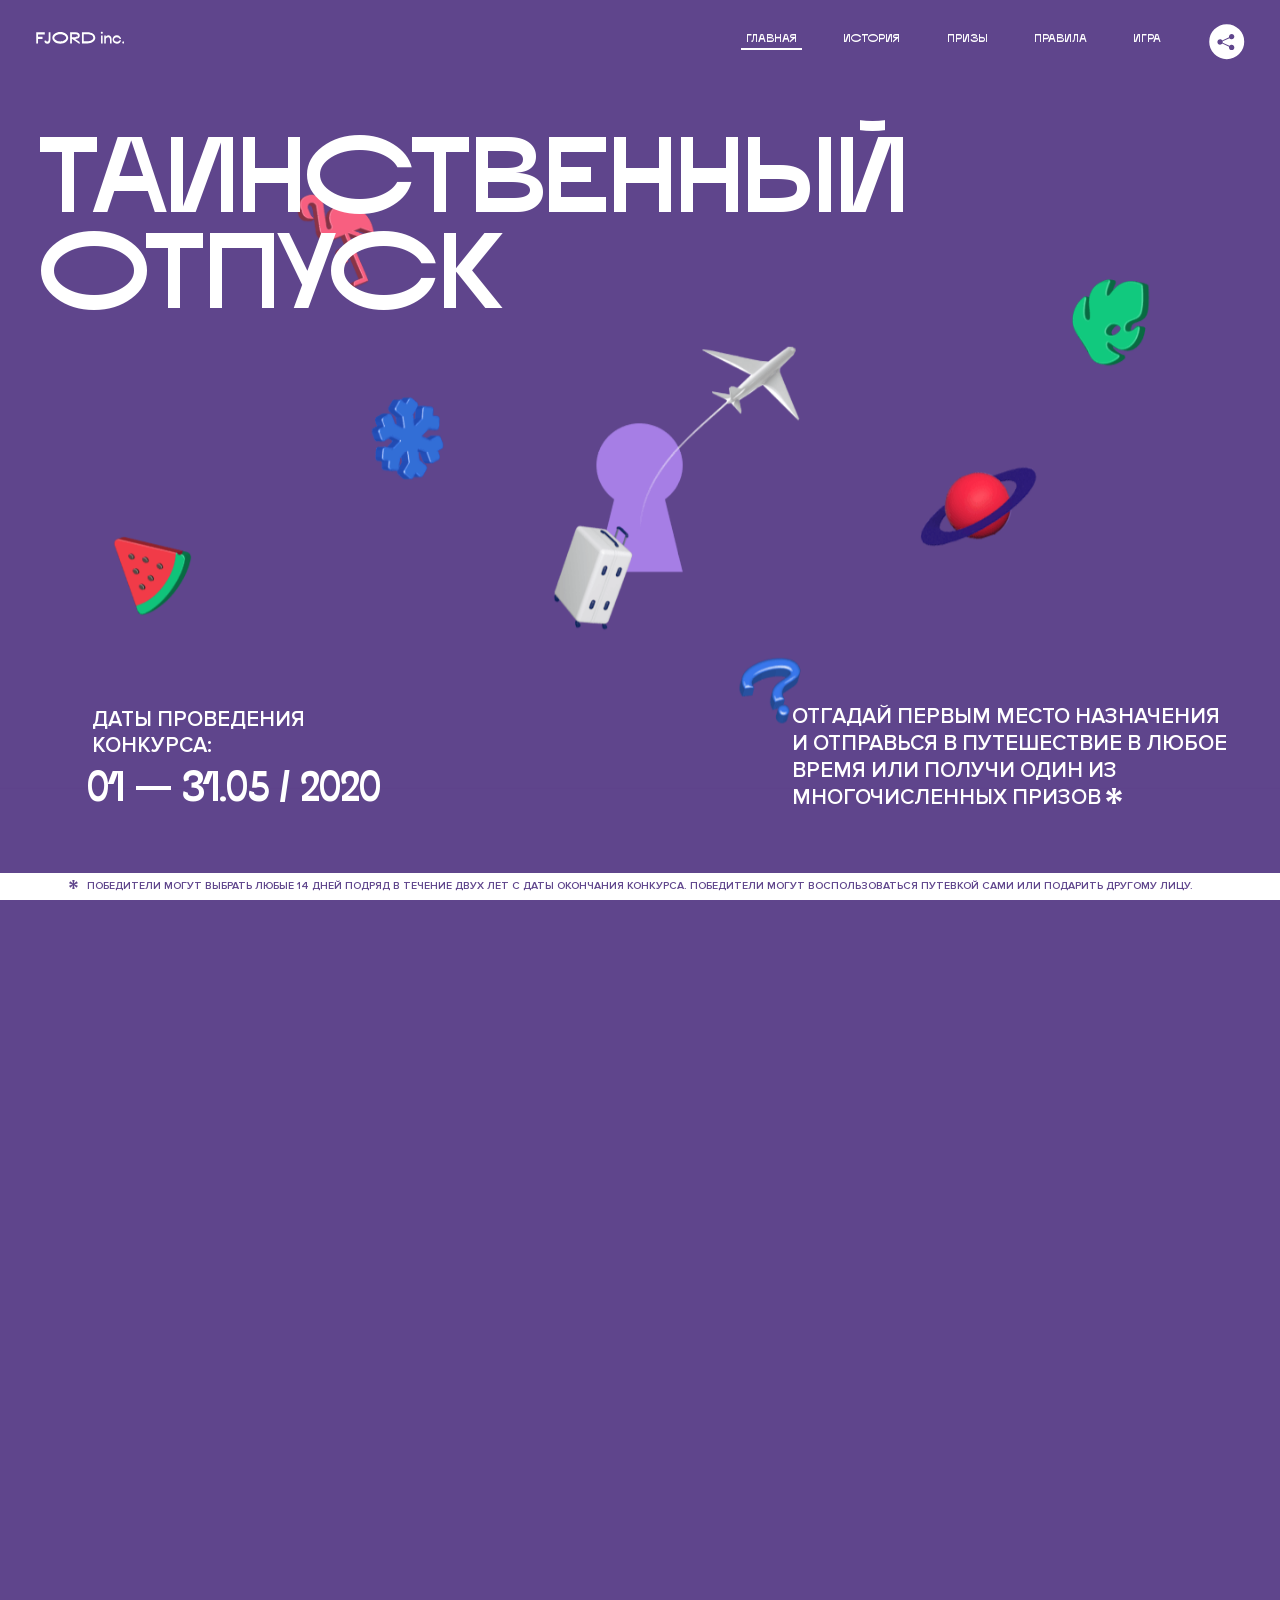
<file: 4/index.html>
<!DOCTYPE html>
<html lang="ru">
<head>
  <meta charset="UTF-8">
  <meta name="description" content="">
  <meta name="viewport" content="width=device-width, initial-scale=1.0">
  <meta http-equiv="X-UA-Compatible" content="ie=edge">
  <title>Mysterious Vacation</title>
<link href="css/style.min.css" rel="stylesheet">  <base href="https://htmlacademy-animation.github.io/2357193-magic-vacation-1/4/">
</head>
<body>

  <header class="page-header js-header">
    <div class="page-header__wrapper">
      <a href="#" class="page-header__logo" aria-label="Перейти на страницу FJORD.Inc">
        <svg width="100" height="15" viewBox="0 0 100 15" fill="none" xmlns="http://www.w3.org/2000/svg">
          <path d="M0.26 1.4V14H2.276V8.906H7.334V6.44H2.276V3.848H9.872V1.4H0.26ZM12.733 14.36C15.127 14.36 16.243 12.65 16.243 9.5V1.4H14.263V8.96C14.263 11.21 13.723 11.876 12.733 11.876C11.833 11.876 11.473 11.3 11.347 10.58L9.36702 10.94C9.63702 13.046 10.663 14.36 12.733 14.36ZM18.3918 7.7C18.3918 11.372 22.3878 14.36 27.3198 14.36C32.2518 14.36 36.2478 11.372 36.2478 7.7C36.2478 4.028 32.2518 1.04 27.3198 1.04C22.3878 1.04 18.3918 4.028 18.3918 7.7ZM20.6058 7.7C20.6058 5.378 23.6118 3.524 27.3198 3.524C30.9918 3.524 33.9798 5.378 33.9798 7.7C33.9798 10.004 30.9918 11.858 27.3198 11.858C23.6118 11.858 20.6058 10.004 20.6058 7.7ZM40.403 14V8.906H40.799L49.079 14.702V12.38L44.039 8.906H44.201C47.999 8.906 49.277 7.304 49.277 5.162C49.277 3.092 47.999 1.4 44.201 1.4H38.387V14H40.403ZM43.535 3.722C45.785 3.722 47.045 4.136 47.045 5.432C47.045 6.764 45.785 7.034 43.535 7.034H40.403V3.722H43.535ZM51.6936 1.382V14H57.8676C62.7456 14 66.7236 11.534 66.7236 7.7C66.7236 3.848 62.7456 1.382 57.8676 1.382H51.6936ZM53.7096 11.624V3.722H57.5436C61.5396 3.722 64.4916 5.018 64.4916 7.7C64.4916 10.238 61.5396 11.624 57.5436 11.624H53.7096ZM73.1832 14.018H74.9832V5H73.1832V14.018ZM72.9132 1.976C72.9132 2.57 73.3992 3.092 74.0832 3.092C74.7492 3.092 75.2352 2.57 75.2352 1.976C75.2352 1.382 74.7672 0.805999 74.0832 0.805999C73.3812 0.805999 72.9132 1.382 72.9132 1.976ZM76.7867 14H78.5687V9.104C78.7487 8.006 79.5947 6.962 81.0887 6.962C82.1147 6.962 83.2667 7.448 83.2667 9.554V14H85.0487V9.014C85.0487 6.152 83.2307 4.73 81.3587 4.73C79.9187 4.73 79.0727 5.558 78.5687 6.854V5H76.7867V14ZM90.9898 14.27C93.5098 14.27 95.3818 12.506 95.7238 10.328H94.0498C93.7258 11.3 92.6998 12.02 90.9898 12.02C88.8478 12.02 87.7678 10.922 87.7678 9.59C87.7678 8.24 88.8478 6.962 90.9898 6.962C92.7538 6.962 93.7978 7.844 94.0858 8.924H95.7418C95.4358 6.71 93.6178 4.73 90.9898 4.73C88.0918 4.73 86.1298 7.124 86.1298 9.59C86.1298 12.074 88.1278 14.27 90.9898 14.27ZM97.0693 12.938C97.0693 13.658 97.5553 14.144 98.2753 14.144C98.9953 14.144 99.4813 13.658 99.4813 12.938C99.4813 12.2 98.9953 11.714 98.2753 11.714C97.5553 11.714 97.0693 12.2 97.0693 12.938Z" fill="currentColor"></path>
        </svg>
      </a>
      <button class="page-header__toggler js-menu-toggler" type="button" aria-label="Управление мобильным меню"><span>Меню</span></button>
      <nav class="page-header__nav">
        <div class="page-header__menu js-menu" id="menu">
          <ul>
            <li>
              <a class="js-menu-link active" href="#top" data-href="top">главная</a>
            </li>
            <li>
              <a class="js-menu-link" href="#story" data-href="story">история</a>
            </li>
            <li>
              <a class="js-menu-link" href="#prizes" data-href="prizes">призы</a>
            </li>
            <li>
              <a class="js-menu-link" href="#rules" data-href="rules">правила</a>
            </li>
            <li>
              <a class="js-menu-link" href="#game" data-href="game">игра</a>
            </li>
          </ul>
        </div>
        <div class="page-header__social">
          <div class="social-block js-social-block">
            <button class="social-block__toggler" aria-label="Управлять блоком с социальными кнопками">
              <svg width="26" height="22" viewBox="0 0 27 22" fill="none" xmlns="http://www.w3.org/2000/svg">
                <path d="M19.6721 7.43664C21.6273 7.43664 23.213 5.85095 23.213 3.89566C23.213 1.94037 21.6273 0.354675 19.6721 0.354675C17.7168 0.354675 16.1311 1.94037 16.1311 3.89566C16.1311 4.19968 16.1728 4.49178 16.2458 4.77345L7.21751 8.95527C6.57519 8.05214 5.52303 7.46049 4.33078 7.46049C2.37549 7.46049 0.789795 9.04618 0.789795 11.0015C0.789795 12.9568 2.37549 14.5425 4.33078 14.5425C5.52303 14.5425 6.57668 13.9508 7.21751 13.0477L16.2458 17.2295C16.1743 17.5112 16.1311 17.8033 16.1311 18.1073C16.1311 20.0626 17.7168 21.6483 19.6721 21.6483C21.6273 21.6483 23.213 20.0626 23.213 18.1073C23.213 16.152 21.6273 14.5663 19.6721 14.5663C18.4798 14.5663 17.4262 15.158 16.7853 16.0611L7.75701 11.8793C7.82854 11.5976 7.87176 11.3055 7.87176 11.0015C7.87176 10.6974 7.83003 10.4053 7.75701 10.1237L16.7853 5.94186C17.4262 6.84499 18.4783 7.43664 19.6721 7.43664Z" fill="currentColor"></path>
              </svg>
            </button>
            <ul class="social-block__list">
              <li>
                <a class="social-block__link social-block__link--fb" href="#" aria-label="Мы на Facebook">
                  <svg width="8" height="17" viewBox="0 0 8 17" fill="none" xmlns="http://www.w3.org/2000/svg">
                    <path d="M4.24646 16.9899H1.09275L1.05793 8.49828H0V5.30707H1.05793V3.81124C1.05793 1.42084 2.57654 0 5.21735 0H7.41758V3.18585H5.30841C4.28262 3.18585 4.2478 3.48582 4.2478 4.24914V5.30707H7.42964L7.16716 8.49828H4.2478V16.9899H4.24646Z" fill="currentColor"></path>
                  </svg>
                </a>
              </li>
              <li>
                <a class="social-block__link social-block__link--insta" href="#" aria-label="Мы в Instagram">
                  <svg width="15" height="15" viewBox="0 0 15 15" fill="none" xmlns="http://www.w3.org/2000/svg">
                    <path d="M11.0197 0H4.19806C2.14246 0 0.471191 1.66993 0.471191 3.72285V10.5499C0.471191 12.6082 2.14112 14.2727 4.19806 14.2727H11.0197C13.0753 14.2727 14.7466 12.6082 14.7466 10.5499V3.72285C14.7466 1.67127 13.0753 0 11.0197 0ZM11.0197 12.4849H4.19806C3.13076 12.4849 2.26432 11.6158 2.26432 10.5512V3.72419C2.26432 2.65956 3.13076 1.79715 4.19806 1.79715H11.0197C12.087 1.79715 12.9535 2.6609 12.9535 3.72419V10.5512C12.9535 11.6145 12.087 12.4849 11.0197 12.4849Z" fill="currentColor"></path>
                    <path d="M7.60887 3.11084C5.38989 3.11084 3.58203 4.9187 3.58203 7.14036C3.58203 9.35532 5.38989 11.1645 7.60887 11.1645C9.83053 11.1645 11.6357 9.35666 11.6357 7.14036C11.6357 4.9187 9.83053 3.11084 7.60887 3.11084ZM7.60887 9.36871C6.37551 9.36871 5.37784 8.37372 5.37784 7.14036C5.37784 5.90699 6.37551 4.90665 7.60887 4.90665C8.83822 4.90665 9.84259 5.90833 9.84259 7.14036C9.84392 8.37238 8.83822 9.36871 7.60887 9.36871Z" fill="currentColor"></path>
                    <path d="M11.3573 2.35962C10.8256 2.35962 10.3931 2.79752 10.3931 3.32381C10.3931 3.85546 10.8256 4.29336 11.3573 4.29336C11.8862 4.29336 12.3215 3.85546 12.3215 3.32381C12.3215 2.79752 11.8862 2.35962 11.3573 2.35962Z" fill="currentColor"></path>
                  </svg>
                </a>
              </li>
              <li>
                <a class="social-block__link social-block__link--vk" href="#" aria-label="Мы ВКонтакте">
                  <svg width="17" height="10" viewBox="0 0 17 10" fill="none" xmlns="http://www.w3.org/2000/svg">
                    <path d="M14.1234 4.9002C14.1234 4.9002 16.3623 1.72708 16.5866 0.680242C16.6595 0.312285 16.4947 0.103188 16.1069 0.103188C16.1069 0.103188 14.8193 0.103188 14.168 0.103188C13.7235 0.103188 13.5587 0.293278 13.4235 0.579768C13.4235 0.579768 12.3724 2.82553 11.0969 4.24712C10.6861 4.70333 10.4781 4.84318 10.2511 4.84318C10.0646 4.84318 9.98625 4.6911 9.98625 4.27834V0.649016C9.98625 0.147997 9.92545 0.00135496 9.5066 0.00135496H6.39628C6.15578 0.00135496 6.0085 0.134417 6.0085 0.324506C6.0085 0.801084 6.73406 0.908351 6.73406 2.20231V4.87305C6.73406 5.40529 6.70569 5.61575 6.45303 5.61575C5.78016 5.61575 4.19528 3.30618 3.30623 0.678887C3.12923 0.145282 2.93737 0 2.43475 0H0.486409C0.205373 0 0 0.190085 0 0.476576C0 0.991172 0.60666 3.40801 2.99277 6.64358C4.59927 8.8201 6.70569 10 8.60269 10C9.76196 10 10.0416 9.80312 10.0416 9.31432V7.63883C10.0416 7.22607 10.2065 7.04956 10.4429 7.04956C10.7078 7.04956 11.1847 7.13238 12.2805 8.22268C13.5843 9.47862 13.6762 10 14.3896 10H16.5676C16.7919 10 17 9.89273 17 9.52342C17 9.02919 16.3623 8.15343 15.384 7.10659C14.9801 6.56755 14.3302 5.98914 14.1248 5.72301C13.8275 5.40801 13.9154 5.23014 14.1234 4.9002Z" fill="currentColor"></path>
                  </svg>
                </a>
              </li>
            </ul>
          </div>
        </div>
      </nav>
    </div>
  </header>

  <main class="page-content">

    <section class="animation-screen"></section>

    <section class="screen screen--hidden screen--intro" id="top">
      <div class="screen__wrapper">
        <div class="intro">
          <h1 class="intro__title">Таинственный отпуск</h1>
          <div class="intro__content">
            <div class="intro__info">
              <p class="intro__label">Даты проведения конкурса:</p>
              <p class="intro__date">01 — 31.05 / 2020</p>
            </div>
            <div class="intro__message">
              <p>
                Отгадай первым место назначения и&nbsp;отправься в&nbsp;путешествие в&nbsp;любое время или получи один из многочисленных призов
                <svg width="16" height="16" viewBox="0 0 10 10" fill="none" xmlns="http://www.w3.org/2000/svg">
                  <path d="M0 6.35337L3.90271 4.99012L0 3.64663L1.34615 1.32374L4.44287 4.01073L3.67364 0H6.34615L5.57692 4.01073L8.65385 1.32374L10 3.64663L6.13405 4.99012L10 6.35337L8.65385 8.65651L5.57692 5.98927L6.34615 10H3.67364L4.44287 5.96952L1.34615 8.65651L0 6.35337Z" fill="currentColor"></path>
                </svg>
              </p>
            </div>
          </div>
        </div>
      </div>
      <div class="screen__footer js-footer">
        <button class="screen__footer-enlarge js-footer-toggler" type="button" aria-label="Показать сообщение">
          <svg width="10" height="10" viewBox="0 0 10 10" fill="none" xmlns="http://www.w3.org/2000/svg">
            <path d="M0 6.35337L3.90271 4.99012L0 3.64663L1.34615 1.32374L4.44287 4.01073L3.67364 0H6.34615L5.57692 4.01073L8.65385 1.32374L10 3.64663L6.13405 4.99012L10 6.35337L8.65385 8.65651L5.57692 5.98927L6.34615 10H3.67364L4.44287 5.96952L1.34615 8.65651L0 6.35337Z" fill="currentColor"></path>
          </svg>
        </button>
        <button class="screen__footer-collapse js-footer-toggler" type="button" aria-label="Скрыть сообщение">
          <svg width="13" height="13" viewBox="0 0 13 13" fill="none" xmlns="http://www.w3.org/2000/svg">
            <line x1="12.3536" y1="0.353553" x2="0.738349" y2="11.9688" stroke="currentColor"></line>
            <line x1="0.738319" y1="0.539925" x2="12.3535" y2="12.1551" stroke="currentColor"></line>
          </svg>
        </button>
        <div class="screen__footer-wrapper">
          <div class="screen__footer-announce">
            <p class="screen__footer-label">Даты проведения конкурса:</p>
            <p class="screen__footer-date">01 — 31.05 / 2020</p>
          </div>
          <div class="screen__footer-note">
            <p>
              <svg width="10" height="10" viewBox="0 0 10 10" fill="none" xmlns="http://www.w3.org/2000/svg">
                <path d="M0 6.35337L3.90271 4.99012L0 3.64663L1.34615 1.32374L4.44287 4.01073L3.67364 0H6.34615L5.57692 4.01073L8.65385 1.32374L10 3.64663L6.13405 4.99012L10 6.35337L8.65385 8.65651L5.57692 5.98927L6.34615 10H3.67364L4.44287 5.96952L1.34615 8.65651L0 6.35337Z" fill="currentColor"></path>
              </svg>
              <span>Победители могут выбрать любые 14 дней подряд в&nbsp;течение двух лет с&nbsp;даты окончания конкурса. Победители могут воспользоваться путевкой сами или подарить другому лицу.</span>
            </p>
          </div>
        </div>
      </div>
    </section>

    <section class="screen screen--hidden screen--story" id="story">

      <div class="slider swiper-container js-slider">

        <div class="swiper-wrapper">

          <div class="slider__item swiper-slide">
            <h2 class="slider__item-title">История</h2>
            <p class="slider__item-text">Джеймс Таргет был основателем компании &laquo;Fjord Inc.&raquo;. С&nbsp;1965 года &laquo;Fjord Inc.&raquo; прославилась надёжными и&nbsp;удобными чемоданами и&nbsp;аксессуарами для туристов.</p>
          </div>

          <div class="slider__item swiper-slide">
            <p class="slider__item-text">Когда Джеймсу было 7&nbsp;лет, в&nbsp;их&nbsp;доме гостил дядюшка и&nbsp;развлекал детей рассказами о&nbsp;своей поездке в&nbsp;место, показавшееся малышу Таргету невероятным. Тогда Джеймс решил, что однажды посетит его, но&nbsp;не&nbsp;будет рассказывать о&nbsp;мечте, пока не&nbsp;осуществит.</p>
          </div>

          <div class="slider__item swiper-slide">
            <p class="slider__item-text">Джеймс Таргет стал увлеченным путешественником. Он&nbsp;посетил 5&nbsp;континентов, 126&nbsp;стран.</p>
          </div>

          <div class="slider__item swiper-slide">
            <p class="slider__item-text">Он&nbsp;сплавлялся по&nbsp;Амазонке и&nbsp;погружался в&nbsp;пещеры Франции, медитировал в&nbsp;горах Тибета и&nbsp;пожимал руку вождя племени Акугауа.</p>
          </div>

          <div class="slider__item swiper-slide">
            <p class="slider__item-text">Из&nbsp;своих поездок Джеймс Таргет привозил идеи, как сделать свои чемоданы &laquo;Fjord Inc.&raquo; удобными и&nbsp;приспособленными к&nbsp;разным дорожным условиям.</p>
          </div>

          <div class="slider__item swiper-slide">
            <p class="slider__item-text">Всё это время Джеймс не&nbsp;оставлял идею поездки своей мечты. Однако, как только он&nbsp;брался за&nbsp;планирование, возникали препятствия, не&nbsp;позволяющие отправиться туда.</p>
          </div>

          <div class="slider__item swiper-slide">
            <p class="slider__item-text">В&nbsp;возрасте 67&nbsp;лет Джеймс Таргет попал под лавину и&nbsp;погиб. В&nbsp;своём завещании он&nbsp;поручил отправить в&nbsp;заветное путешествие трёх смельчаков, единых с&nbsp;ним духом.</p>
          </div>

          <div class="slider__item swiper-slide">
            <p class="slider__item-text">Тех, кто сможет узнать таинственное место, задавая вопросы специально обученному ИИ&nbsp;&laquo;Соне&raquo;, ждет фантастическое путешествие.</p>
          </div>
        </div>
        <div class="slider__controls">
          <button class="slider__control slider__control--prev js-control-prev" type="button" aria-label="Показать предыдущую историю">
            <svg width="12" height="22" viewBox="0 0 12 22" fill="none" xmlns="http://www.w3.org/2000/svg">
              <path d="M11 1L1 11L11 21" stroke="currentColor" stroke-width="2" stroke-linejoin="round"></path>
            </svg>
          </button>
          <button class="slider__control slider__control--next js-control-next" type="button" aria-label="Показать следующую историю">
            <svg width="12" height="22" viewBox="0 0 12 22" fill="none" xmlns="http://www.w3.org/2000/svg">
              <path d="M1 1L11 11L1 21" stroke="currentColor" stroke-width="2" stroke-linejoin="round"></path>
            </svg>
          </button>
        </div>
        <div class="slider__pagination swiper-pagination"></div>
      </div>
    </section>

    <section class="screen screen--hidden screen--prizes" id="prizes">
      <div class="screen__wrapper">
        <div class="prizes">
          <h2 class="prizes__title">ПРизы</h2>
          <div class="prizes__lead">
            <p>Найди ответ и&nbsp;получи один из&nbsp;призов:</p>
          </div>
          <ul class="prizes__list">
            <li class="prizes__item prizes__item--journeys">
              <div class="prizes__icon">
                <picture>
                  <source srcset="img/prize1-mob.svg" media="(orientation: portrait)">
                  <img src="img/prize1.svg" alt="">
                </picture>
              </div>
              <p class="prizes__desc">
                <b>3</b>
                <span>загадочных путешествия</span>
              </p>
            </li>
            <li class="prizes__item prizes__item--cases">
              <div class="prizes__icon">
                <picture>
                  <source srcset="img/prize2-mob.svg" media="(orientation: portrait)">
                  <img src="img/prize2.svg" alt="">
                </picture>
              </div>
              <p class="prizes__desc">
                <b>7</b>
                <span>надежных чемоданов</span>
              </p>
            </li>
            <li class="prizes__item prizes__item--codes">
              <div class="prizes__icon">
                <picture>
                  <source srcset="img/prize3-mob.svg" media="(orientation: portrait)">
                  <img src="img/prize3.svg" alt="">
                </picture>
              </div>
              <p class="prizes__desc">
                <b>900</b>
                <span>
                  промокодов на&nbsp;скидку 15%
                  <svg width="10" height="10" viewBox="0 0 10 10" fill="none" xmlns="http://www.w3.org/2000/svg">
                    <path d="M0 6.35337L3.90271 4.99012L0 3.64663L1.34615 1.32374L4.44287 4.01073L3.67364 0H6.34615L5.57692 4.01073L8.65385 1.32374L10 3.64663L6.13405 4.99012L10 6.35337L8.65385 8.65651L5.57692 5.98927L6.34615 10H3.67364L4.44287 5.96952L1.34615 8.65651L0 6.35337Z" fill="currentColor"></path>
                  </svg>
                </span>
              </p>
            </li>
          </ul>
        </div>
      </div>
      <div class="screen__footer js-footer">
        <button class="screen__footer-enlarge js-footer-toggler" type="button" aria-label="Показать сообщение">
          <svg width="10" height="10" viewBox="0 0 10 10" fill="none" xmlns="http://www.w3.org/2000/svg">
            <path d="M0 6.35337L3.90271 4.99012L0 3.64663L1.34615 1.32374L4.44287 4.01073L3.67364 0H6.34615L5.57692 4.01073L8.65385 1.32374L10 3.64663L6.13405 4.99012L10 6.35337L8.65385 8.65651L5.57692 5.98927L6.34615 10H3.67364L4.44287 5.96952L1.34615 8.65651L0 6.35337Z" fill="currentColor"></path>
          </svg>
        </button>
        <button class="screen__footer-collapse js-footer-toggler" type="button" aria-label="Скрыть сообщение">
          <svg width="13" height="13" viewBox="0 0 13 13" fill="none" xmlns="http://www.w3.org/2000/svg">
            <line x1="12.3536" y1="0.353553" x2="0.738349" y2="11.9688" stroke="currentColor"></line>
            <line x1="0.738319" y1="0.539925" x2="12.3535" y2="12.1551" stroke="currentColor"></line>
          </svg>
        </button>
        <div class="screen__footer-wrapper">
          <div class="screen__footer-announce">
            <p class="screen__footer-label">Даты проведения конкурса:</p>
            <p class="screen__footer-date">01 — 31.05 / 2020</p>
          </div>
          <div class="screen__footer-note">
            <p>
              <svg width="10" height="10" viewBox="0 0 10 10" fill="none" xmlns="http://www.w3.org/2000/svg">
                <path d="M0 6.35337L3.90271 4.99012L0 3.64663L1.34615 1.32374L4.44287 4.01073L3.67364 0H6.34615L5.57692 4.01073L8.65385 1.32374L10 3.64663L6.13405 4.99012L10 6.35337L8.65385 8.65651L5.57692 5.98927L6.34615 10H3.67364L4.44287 5.96952L1.34615 8.65651L0 6.35337Z" fill="currentColor"></path>
              </svg>
              <span>Скидка&nbsp;15% на&nbsp;единоразовое приобретение путёвки с&nbsp;1&nbsp;июня 2020 по&nbsp;31&nbsp;мая 2022&nbsp;года. Суммируется с&nbsp;другими акциями</span>
            </p>
          </div>
        </div>
      </div>
    </section>

    <section class="screen screen--hidden screen--rules" id="rules">
      <div class="screen__wrapper">
        <div class="rules">
          <h2 class="rules__title">Правила</h2>
          <div class="rules__lead">
            <p>Для того чтобы получить наследство Джеймса Таргета, тебе нужно выведать у&nbsp;&laquo;Сони&raquo;, куда предстоит отправиться тебе в&nbsp;случае победы</p>
          </div>
          <ol class="rules__list">
            <li class="rules__item">
              <p>Тебе отводится <br>5&nbsp;минут</p>
            </li>
            <li class="rules__item">
              <p>Задавай любые вопросы в&nbsp;текстовом поле</p>
            </li>
            <li class="rules__item">
              <p>Нажимай кнопку &laquo;Узнать&raquo;, чтобы получить ответ</p>
            </li>
            <li class="rules__item">
              <p>&laquo;Соня&raquo; может отвечать только&nbsp;Да или Нет</p>
            </li>
          </ol>
          <a href="#game" class="rules__link btn">Погнали!</a>
        </div>
      </div>
      <div class="screen__disclaimer">
        <div class="disclaimer">
          <ul>
            <li>
              <a href="#">Правовая информация</a>
            </li>
            <li>
              <a href="#">Подробные правила</a>
            </li>
          </ul>
        </div>
      </div>
    </section>

    <section class="screen screen--hidden screen--game" id="game">
      <div class="screen__wrapper">
        <div class="game">
          <div class="game__header">
            <h2 class="game__title">Игра</h2>
            <div class="game__counter">
              <span>05</span>:<span>00</span>
            </div>
          </div>
          <div class="game__body">
            <div class="chat">
              <div class="chat__body js-chat">
                <ul class="chat__list" id="messages"></ul>
              </div>
              <div class="chat__footer">
                <form action="#" method="post" class="form" id="message-form">
                  <label for="message-field" class="visually-hidden">Поле для ввода вопроса</label>
                  <input type="text" class="form__field" id="message-field">
                  <button class="form__button btn">
                    Узнать
                    <svg width="18" height="19" viewBox="0 0 18 19" fill="none" xmlns="http://www.w3.org/2000/svg">
                      <path stroke="currentColor" stroke-width="2" d="M9 19V1"></path>
                      <path d="M1 9l8-8 8 8" stroke="currentColor" stroke-width="2" stroke-linejoin="round"></path>
                    </svg>
                  </button>
                </form>
              </div>
            </div>
          </div>
          <!-- временные кнопки для показа результата -->
          <div class="game__buttons">
            <button class="game__button btn js-show-result" type="button" data-target="result">Положительный результат</button>
            <button class="game__button btn js-show-result" type="button" data-target="result2">Положительный результат - 2</button>
            <button class="game__button btn js-show-result" type="button" data-target="result3">Отрицательный результат</button>
          </div>
        </div>
      </div>
    </section>

    <section class="screen screen--hidden screen--result" id="result">
      <div class="screen__wrapper">
        <div class="result result--trip">
          <div class="result__image">
            <picture>
              <source srcset="img/result1-mob.png 1x, img/result1-mob@2x.png 2x" media="(max-width: 768px) and (orientation: portrait)">
              <img src="img/result1.png" srcset="img/result1@2x.png 2x" alt="">
            </picture>
          </div>
          <h2 class="result__title">
            <span class="visually-hidden">ПОбеда!</span>
            <svg xmlns="http://www.w3.org/2000/svg" viewBox="0 0 568.85 109.24">
              <path d="M16,24.44V92H2.6V8H75V92H61.52V24.44H16Z" transform="translate(-2.1 -1.5)" fill="none" stroke="currentColor"></path>
              <path d="M148.76,5.6c32.88,0,59.52,19.92,59.52,44.4s-26.64,44.4-59.52,44.4S89.24,74.48,89.24,50,115.88,5.6,148.76,5.6Zm0,72.12c24.48,0,44.4-12.36,44.4-27.72s-19.92-27.84-44.4-27.84C124,22.16,104,34.52,104,50S124,77.72,148.76,77.72Z" transform="translate(-2.1 -1.5)" fill="none" stroke="currentColor"></path>
              <path d="M287.36,8V24.44H236v14.4h25.32c25.44,0,34,11.16,34,26.52,0,15.6-8.52,26.64-34,26.64H222.56V8h64.8ZM256.88,76.52c15.12,0,23.52-2,23.52-11.52S272,54.44,256.88,54.44H236V76.52h20.88Z" transform="translate(-2.1 -1.5)" fill="none" stroke="currentColor"></path>
              <path d="M371.47,8V24.44H320.84V41.6h33.6V58h-33.6V75.56h50.64V92H307.4V8h64.08Z" transform="translate(-2.1 -1.5)" fill="none" stroke="currentColor"></path>
              <path d="M382.39,110.24V75.56h7.44c4.56-4.68,7.8-18.36,8.76-56L399,8h48.6V75.56h10v34.68H442.87V92H397v18.24H382.39Zm51.72-34.68V24.44H411.55v3.12c-0.48,22.44-3.24,37.68-7.2,48h29.76Z" transform="translate(-2.1 -1.5)" fill="none" stroke="currentColor"></path>
              <path d="M463.75,92l28-84h27.12l28.08,84H533.47l-7.8-23.52h-37.8L480.07,92H463.75Zm56.64-40L507,11.84,493.51,52h26.88Z" transform="translate(-2.1 -1.5)" fill="none" stroke="currentColor"></path>
              <path d="M554.12,70.4L555.55,2H569l1.44,68.4H554.12Zm8.28,6.36c4.8,0,8,3.24,8,8.16a8,8,0,1,1-16.08,0C554.35,80,557.59,76.76,562.39,76.76Z" transform="translate(-2.1 -1.5)" fill="none" stroke="currentColor"></path>
            </svg>
          </h2>
          <div class="result__text">
            <p>ты&nbsp;отправляешься в&nbsp;Арктику!</p>
          </div>
          <div class="result__form">
            <form action="#" method="post" class="form form--result">
              <label for="email-field" class="form__label">зарегистрируй результат</label>
              <input type="email" class="form__field" id="email-field" placeholder="e-mail для регистации результата и получения приза" required="">
              <button class="form__button btn">
                отправить
                <svg width="18" height="19" viewBox="0 0 18 19" fill="none" xmlns="http://www.w3.org/2000/svg">
                  <path stroke="currentColor" stroke-width="2" d="M9 19V1"></path>
                  <path d="M1 9l8-8 8 8" stroke="currentColor" stroke-width="2" stroke-linejoin="round"></path>
                </svg>
              </button>
            </form>
          </div>
        </div>
      </div>
    </section>

    <section class="screen screen--hidden screen--result" id="result2">
      <div class="screen__wrapper">
        <div class="result result--prize">
          <div class="result__image">
            <picture>
              <source srcset="img/result2-mob.png 1x, img/result2-mob@2x.png 2x" media="(max-width: 768px) and (orientation: portrait)">
              <img src="img/result2.png" srcset="img/result2@2x.png 2x" alt="">
            </picture>
          </div>
          <h2 class="result__title">
            <span class="visually-hidden">ПОбеда!</span>
            <svg xmlns="http://www.w3.org/2000/svg" viewBox="0 0 568.85 109.24">
              <path d="M16,24.44V92H2.6V8H75V92H61.52V24.44H16Z" transform="translate(-2.1 -1.5)" fill="none" stroke="currentColor"></path>
              <path d="M148.76,5.6c32.88,0,59.52,19.92,59.52,44.4s-26.64,44.4-59.52,44.4S89.24,74.48,89.24,50,115.88,5.6,148.76,5.6Zm0,72.12c24.48,0,44.4-12.36,44.4-27.72s-19.92-27.84-44.4-27.84C124,22.16,104,34.52,104,50S124,77.72,148.76,77.72Z" transform="translate(-2.1 -1.5)" fill="none" stroke="currentColor"></path>
              <path d="M287.36,8V24.44H236v14.4h25.32c25.44,0,34,11.16,34,26.52,0,15.6-8.52,26.64-34,26.64H222.56V8h64.8ZM256.88,76.52c15.12,0,23.52-2,23.52-11.52S272,54.44,256.88,54.44H236V76.52h20.88Z" transform="translate(-2.1 -1.5)" fill="none" stroke="currentColor"></path>
              <path d="M371.47,8V24.44H320.84V41.6h33.6V58h-33.6V75.56h50.64V92H307.4V8h64.08Z" transform="translate(-2.1 -1.5)" fill="none" stroke="currentColor"></path>
              <path d="M382.39,110.24V75.56h7.44c4.56-4.68,7.8-18.36,8.76-56L399,8h48.6V75.56h10v34.68H442.87V92H397v18.24H382.39Zm51.72-34.68V24.44H411.55v3.12c-0.48,22.44-3.24,37.68-7.2,48h29.76Z" transform="translate(-2.1 -1.5)" fill="none" stroke="currentColor"></path>
              <path d="M463.75,92l28-84h27.12l28.08,84H533.47l-7.8-23.52h-37.8L480.07,92H463.75Zm56.64-40L507,11.84,493.51,52h26.88Z" transform="translate(-2.1 -1.5)" fill="none" stroke="currentColor"></path>
              <path d="M554.12,70.4L555.55,2H569l1.44,68.4H554.12Zm8.28,6.36c4.8,0,8,3.24,8,8.16a8,8,0,1,1-16.08,0C554.35,80,557.59,76.76,562.39,76.76Z" transform="translate(-2.1 -1.5)" fill="none" stroke="currentColor"></path>
            </svg>
          </h2>
          <div class="result__text">
            <p>чемодан &laquo;Fjord&nbsp;Inc.&raquo;&nbsp;твой</p>
          </div>
          <div class="result__form">
            <form action="#" method="post" class="form form--result">
              <label for="email-field2" class="form__label">зарегистрируй результат</label>
              <input type="email" class="form__field" id="email-field2" placeholder="e-mail для регистации результата и получения приза" required="">
              <button class="form__button btn">
                отправить
                <svg width="18" height="19" viewBox="0 0 18 19" fill="none" xmlns="http://www.w3.org/2000/svg">
                  <path stroke="currentColor" stroke-width="2" d="M9 19V1"></path>
                  <path d="M1 9l8-8 8 8" stroke="currentColor" stroke-width="2" stroke-linejoin="round"></path>
                </svg>
              </button>
            </form>
          </div>
        </div>
      </div>
    </section>

    <section class="screen screen--hidden screen--result" id="result3">
      <div class="screen__wrapper">
        <div class="result result--negative">
          <div class="result__image">
            <picture>
              <source srcset="img/result3-mob.png 1x, img/result3-mob@2x.png 2x" media="(max-width: 768px) and (orientation: portrait)">
              <img src="img/result3.png" srcset="img/result3@2x.png 2x" alt="">
            </picture>
          </div>
          <h2 class="result__title">
            <span class="visually-hidden">Не угадал!</span>
            <svg xmlns="http://www.w3.org/2000/svg" viewBox="0 0 660.77 109.24">
              <path d="M2.66,92V8H16.1V42.2H53.3V8H66.74V92H53.3V58.64H16.1V92H2.66Z" transform="translate(-2.16 -1.5)" fill="none" stroke="currentColor"></path>
              <path d="M147.62,8V24.44H97V41.6h33.6V58H97V75.56h50.64V92H83.54V8h64.08Z" transform="translate(-2.16 -1.5)" fill="none" stroke="currentColor"></path>
              <path d="M199.22,8l20.52,42.36L235.34,8h16.44l-31,84H204.38l9.48-25.92L185.78,8h13.44Z" transform="translate(-2.16 -1.5)" fill="none" stroke="currentColor"></path>
              <path d="M273.74,24.44V92H260.3V8h50.16V24.44H273.74Z" transform="translate(-2.16 -1.5)" fill="none" stroke="currentColor"></path>
              <path d="M307.1,92l28-84h27.12l28.08,84H376.82L369,68.48h-37.8L323.42,92H307.1Zm56.64-40L350.3,11.84,336.86,52h26.88Z" transform="translate(-2.16 -1.5)" fill="none" stroke="currentColor"></path>
              <path d="M396.38,110.24V75.56h7.44c4.56-4.68,7.8-18.36,8.76-56L412.94,8h48.6V75.56h10v34.68H456.86V92H411v18.24H396.38ZM448.1,75.56V24.44H425.54v3.12c-0.48,22.44-3.24,37.68-7.2,48H448.1Z" transform="translate(-2.16 -1.5)" fill="none" stroke="currentColor"></path>
              <path d="M477.74,92l28-84h27.12L560.9,92H547.46l-7.8-23.52h-37.8L494.06,92H477.74Zm56.64-40-13.44-40.2L507.5,52h26.88Z" transform="translate(-2.16 -1.5)" fill="none" stroke="currentColor"></path>
              <path d="M568.7,76.88a13.77,13.77,0,0,0,5,1c6.6,0,10.44-6.24,12-58.32L586.22,8h46.2V92H619V24.44H598.82l-0.12,3.12C597.14,81,589,94.4,573.74,94.4a28.55,28.55,0,0,1-6.72-.84Z" transform="translate(-2.16 -1.5)" fill="none" stroke="currentColor"></path>
              <path d="M646.1,70.4L647.54,2H661l1.44,68.4H646.1Zm8.28,6.36c4.8,0,8,3.24,8,8.16a8,8,0,0,1-16.08,0C646.34,80,649.58,76.76,654.38,76.76Z" transform="translate(-2.16 -1.5)" fill="none" stroke="currentColor"></path>
            </svg>
          </h2>
          <button class="result__button js-play" type="button">
            не сдавайся!
            <span>
              <svg width="27" height="22" viewBox="0 0 27 22" fill="none" xmlns="http://www.w3.org/2000/svg">
                <path d="M10.6899 1.47998C5.42992 1.47998 1.16992 5.73998 1.16992 11C1.16992 16.26 5.42992 20.52 10.6899 20.52C15.9499 20.52 20.2099 16.26 20.2099 11V7.13998" stroke="currentColor" stroke-width="2" stroke-miterlimit="10"></path>
                <path d="M15.1099 12.5099L20.1499 7.13989L25.3099 12.6299" stroke="currentColor" stroke-width="2" stroke-miterlimit="10" stroke-linejoin="round"></path>
              </svg>
            </span>
          </button>
        </div>
      </div>
    </section>

    <section class="screen-fill"></section>

  </main>

<script src="js/script.js"></script></body>
</html>
</file>
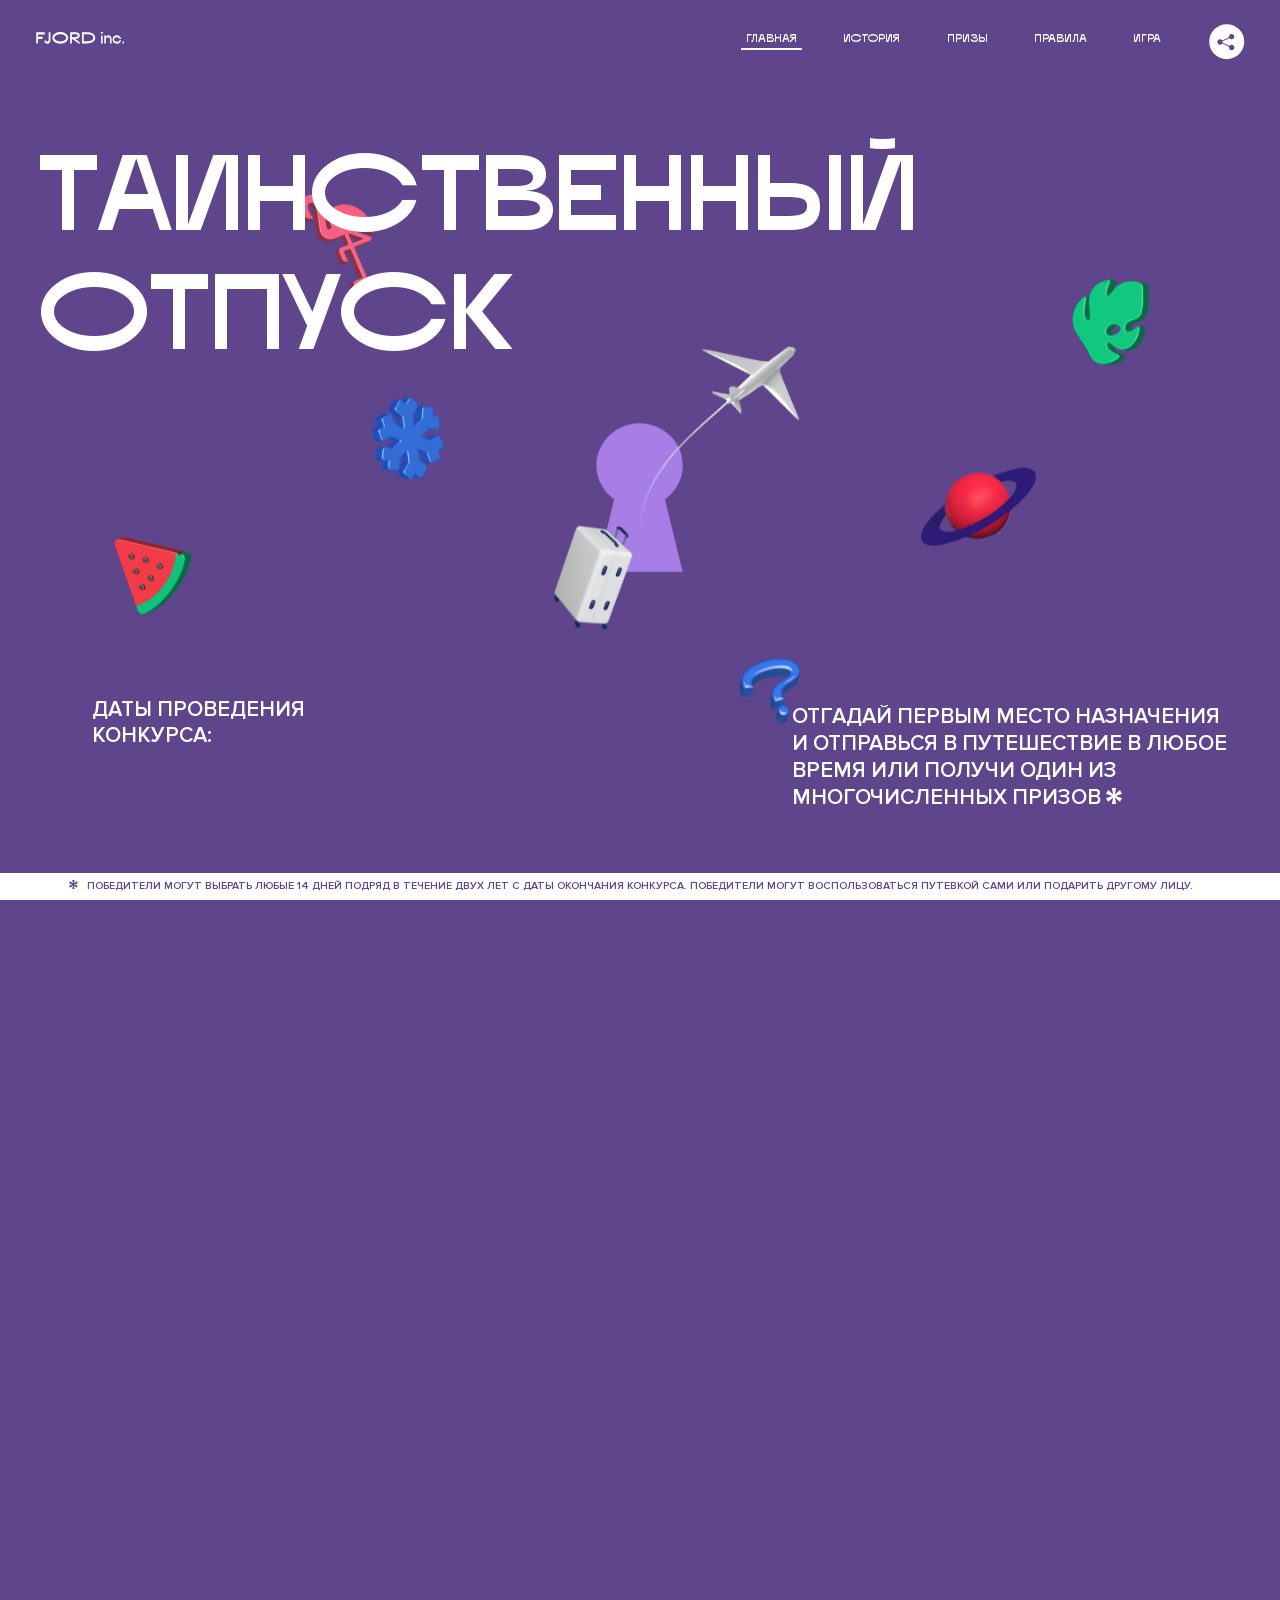
<file: 5/index.html>
<!DOCTYPE html>
<html lang="ru">
<head>
  <meta charset="UTF-8">
  <meta name="description" content="">
  <meta name="viewport" content="width=device-width, initial-scale=1.0">
  <meta http-equiv="X-UA-Compatible" content="ie=edge">
  <title>Mysterious Vacation</title>
<link href="css/style.min.css" rel="stylesheet">  <base href="https://htmlacademy-animation.github.io/2357193-magic-vacation-1/5/">
</head>
<body>

  <header class="page-header js-header">
    <div class="page-header__wrapper">
      <a href="#" class="page-header__logo" aria-label="Перейти на страницу FJORD.Inc">
        <svg width="100" height="15" viewBox="0 0 100 15" fill="none" xmlns="http://www.w3.org/2000/svg">
          <path d="M0.26 1.4V14H2.276V8.906H7.334V6.44H2.276V3.848H9.872V1.4H0.26ZM12.733 14.36C15.127 14.36 16.243 12.65 16.243 9.5V1.4H14.263V8.96C14.263 11.21 13.723 11.876 12.733 11.876C11.833 11.876 11.473 11.3 11.347 10.58L9.36702 10.94C9.63702 13.046 10.663 14.36 12.733 14.36ZM18.3918 7.7C18.3918 11.372 22.3878 14.36 27.3198 14.36C32.2518 14.36 36.2478 11.372 36.2478 7.7C36.2478 4.028 32.2518 1.04 27.3198 1.04C22.3878 1.04 18.3918 4.028 18.3918 7.7ZM20.6058 7.7C20.6058 5.378 23.6118 3.524 27.3198 3.524C30.9918 3.524 33.9798 5.378 33.9798 7.7C33.9798 10.004 30.9918 11.858 27.3198 11.858C23.6118 11.858 20.6058 10.004 20.6058 7.7ZM40.403 14V8.906H40.799L49.079 14.702V12.38L44.039 8.906H44.201C47.999 8.906 49.277 7.304 49.277 5.162C49.277 3.092 47.999 1.4 44.201 1.4H38.387V14H40.403ZM43.535 3.722C45.785 3.722 47.045 4.136 47.045 5.432C47.045 6.764 45.785 7.034 43.535 7.034H40.403V3.722H43.535ZM51.6936 1.382V14H57.8676C62.7456 14 66.7236 11.534 66.7236 7.7C66.7236 3.848 62.7456 1.382 57.8676 1.382H51.6936ZM53.7096 11.624V3.722H57.5436C61.5396 3.722 64.4916 5.018 64.4916 7.7C64.4916 10.238 61.5396 11.624 57.5436 11.624H53.7096ZM73.1832 14.018H74.9832V5H73.1832V14.018ZM72.9132 1.976C72.9132 2.57 73.3992 3.092 74.0832 3.092C74.7492 3.092 75.2352 2.57 75.2352 1.976C75.2352 1.382 74.7672 0.805999 74.0832 0.805999C73.3812 0.805999 72.9132 1.382 72.9132 1.976ZM76.7867 14H78.5687V9.104C78.7487 8.006 79.5947 6.962 81.0887 6.962C82.1147 6.962 83.2667 7.448 83.2667 9.554V14H85.0487V9.014C85.0487 6.152 83.2307 4.73 81.3587 4.73C79.9187 4.73 79.0727 5.558 78.5687 6.854V5H76.7867V14ZM90.9898 14.27C93.5098 14.27 95.3818 12.506 95.7238 10.328H94.0498C93.7258 11.3 92.6998 12.02 90.9898 12.02C88.8478 12.02 87.7678 10.922 87.7678 9.59C87.7678 8.24 88.8478 6.962 90.9898 6.962C92.7538 6.962 93.7978 7.844 94.0858 8.924H95.7418C95.4358 6.71 93.6178 4.73 90.9898 4.73C88.0918 4.73 86.1298 7.124 86.1298 9.59C86.1298 12.074 88.1278 14.27 90.9898 14.27ZM97.0693 12.938C97.0693 13.658 97.5553 14.144 98.2753 14.144C98.9953 14.144 99.4813 13.658 99.4813 12.938C99.4813 12.2 98.9953 11.714 98.2753 11.714C97.5553 11.714 97.0693 12.2 97.0693 12.938Z" fill="currentColor"></path>
        </svg>
      </a>
      <button class="page-header__toggler js-menu-toggler" type="button" aria-label="Управление мобильным меню"><span>Меню</span></button>
      <nav class="page-header__nav">
        <div class="page-header__menu js-menu" id="menu">
          <ul>
            <li>
              <a class="js-menu-link active" href="#top" data-href="top">главная</a>
            </li>
            <li>
              <a class="js-menu-link" href="#story" data-href="story">история</a>
            </li>
            <li>
              <a class="js-menu-link" href="#prizes" data-href="prizes">призы</a>
            </li>
            <li>
              <a class="js-menu-link" href="#rules" data-href="rules">правила</a>
            </li>
            <li>
              <a class="js-menu-link" href="#game" data-href="game">игра</a>
            </li>
          </ul>
        </div>
        <div class="page-header__social">
          <div class="social-block js-social-block">
            <button class="social-block__toggler" aria-label="Управлять блоком с социальными кнопками">
              <svg width="26" height="22" viewBox="0 0 27 22" fill="none" xmlns="http://www.w3.org/2000/svg">
                <path d="M19.6721 7.43664C21.6273 7.43664 23.213 5.85095 23.213 3.89566C23.213 1.94037 21.6273 0.354675 19.6721 0.354675C17.7168 0.354675 16.1311 1.94037 16.1311 3.89566C16.1311 4.19968 16.1728 4.49178 16.2458 4.77345L7.21751 8.95527C6.57519 8.05214 5.52303 7.46049 4.33078 7.46049C2.37549 7.46049 0.789795 9.04618 0.789795 11.0015C0.789795 12.9568 2.37549 14.5425 4.33078 14.5425C5.52303 14.5425 6.57668 13.9508 7.21751 13.0477L16.2458 17.2295C16.1743 17.5112 16.1311 17.8033 16.1311 18.1073C16.1311 20.0626 17.7168 21.6483 19.6721 21.6483C21.6273 21.6483 23.213 20.0626 23.213 18.1073C23.213 16.152 21.6273 14.5663 19.6721 14.5663C18.4798 14.5663 17.4262 15.158 16.7853 16.0611L7.75701 11.8793C7.82854 11.5976 7.87176 11.3055 7.87176 11.0015C7.87176 10.6974 7.83003 10.4053 7.75701 10.1237L16.7853 5.94186C17.4262 6.84499 18.4783 7.43664 19.6721 7.43664Z" fill="currentColor"></path>
              </svg>
            </button>
            <ul class="social-block__list">
              <li>
                <a class="social-block__link social-block__link--fb" href="#" aria-label="Мы на Facebook">
                  <svg width="8" height="17" viewBox="0 0 8 17" fill="none" xmlns="http://www.w3.org/2000/svg">
                    <path d="M4.24646 16.9899H1.09275L1.05793 8.49828H0V5.30707H1.05793V3.81124C1.05793 1.42084 2.57654 0 5.21735 0H7.41758V3.18585H5.30841C4.28262 3.18585 4.2478 3.48582 4.2478 4.24914V5.30707H7.42964L7.16716 8.49828H4.2478V16.9899H4.24646Z" fill="currentColor"></path>
                  </svg>
                </a>
              </li>
              <li>
                <a class="social-block__link social-block__link--insta" href="#" aria-label="Мы в Instagram">
                  <svg width="15" height="15" viewBox="0 0 15 15" fill="none" xmlns="http://www.w3.org/2000/svg">
                    <path d="M11.0197 0H4.19806C2.14246 0 0.471191 1.66993 0.471191 3.72285V10.5499C0.471191 12.6082 2.14112 14.2727 4.19806 14.2727H11.0197C13.0753 14.2727 14.7466 12.6082 14.7466 10.5499V3.72285C14.7466 1.67127 13.0753 0 11.0197 0ZM11.0197 12.4849H4.19806C3.13076 12.4849 2.26432 11.6158 2.26432 10.5512V3.72419C2.26432 2.65956 3.13076 1.79715 4.19806 1.79715H11.0197C12.087 1.79715 12.9535 2.6609 12.9535 3.72419V10.5512C12.9535 11.6145 12.087 12.4849 11.0197 12.4849Z" fill="currentColor"></path>
                    <path d="M7.60887 3.11084C5.38989 3.11084 3.58203 4.9187 3.58203 7.14036C3.58203 9.35532 5.38989 11.1645 7.60887 11.1645C9.83053 11.1645 11.6357 9.35666 11.6357 7.14036C11.6357 4.9187 9.83053 3.11084 7.60887 3.11084ZM7.60887 9.36871C6.37551 9.36871 5.37784 8.37372 5.37784 7.14036C5.37784 5.90699 6.37551 4.90665 7.60887 4.90665C8.83822 4.90665 9.84259 5.90833 9.84259 7.14036C9.84392 8.37238 8.83822 9.36871 7.60887 9.36871Z" fill="currentColor"></path>
                    <path d="M11.3573 2.35962C10.8256 2.35962 10.3931 2.79752 10.3931 3.32381C10.3931 3.85546 10.8256 4.29336 11.3573 4.29336C11.8862 4.29336 12.3215 3.85546 12.3215 3.32381C12.3215 2.79752 11.8862 2.35962 11.3573 2.35962Z" fill="currentColor"></path>
                  </svg>
                </a>
              </li>
              <li>
                <a class="social-block__link social-block__link--vk" href="#" aria-label="Мы ВКонтакте">
                  <svg width="17" height="10" viewBox="0 0 17 10" fill="none" xmlns="http://www.w3.org/2000/svg">
                    <path d="M14.1234 4.9002C14.1234 4.9002 16.3623 1.72708 16.5866 0.680242C16.6595 0.312285 16.4947 0.103188 16.1069 0.103188C16.1069 0.103188 14.8193 0.103188 14.168 0.103188C13.7235 0.103188 13.5587 0.293278 13.4235 0.579768C13.4235 0.579768 12.3724 2.82553 11.0969 4.24712C10.6861 4.70333 10.4781 4.84318 10.2511 4.84318C10.0646 4.84318 9.98625 4.6911 9.98625 4.27834V0.649016C9.98625 0.147997 9.92545 0.00135496 9.5066 0.00135496H6.39628C6.15578 0.00135496 6.0085 0.134417 6.0085 0.324506C6.0085 0.801084 6.73406 0.908351 6.73406 2.20231V4.87305C6.73406 5.40529 6.70569 5.61575 6.45303 5.61575C5.78016 5.61575 4.19528 3.30618 3.30623 0.678887C3.12923 0.145282 2.93737 0 2.43475 0H0.486409C0.205373 0 0 0.190085 0 0.476576C0 0.991172 0.60666 3.40801 2.99277 6.64358C4.59927 8.8201 6.70569 10 8.60269 10C9.76196 10 10.0416 9.80312 10.0416 9.31432V7.63883C10.0416 7.22607 10.2065 7.04956 10.4429 7.04956C10.7078 7.04956 11.1847 7.13238 12.2805 8.22268C13.5843 9.47862 13.6762 10 14.3896 10H16.5676C16.7919 10 17 9.89273 17 9.52342C17 9.02919 16.3623 8.15343 15.384 7.10659C14.9801 6.56755 14.3302 5.98914 14.1248 5.72301C13.8275 5.40801 13.9154 5.23014 14.1234 4.9002Z" fill="currentColor"></path>
                  </svg>
                </a>
              </li>
            </ul>
          </div>
        </div>
      </nav>
    </div>
  </header>

  <main class="page-content">

    <section class="animation-screen"></section>

    <section class="screen screen--hidden screen--intro" id="top">
      <div class="screen__wrapper">
        <div class="intro">
          <h1 class="intro__title">Таинственный отпуск</h1>
          <div class="intro__content">
            <div class="intro__info">
              <p class="intro__label">Даты проведения конкурса:</p>
              <p class="intro__date">01 — 31.05 / 2020</p>
            </div>
            <div class="intro__message">
              <p>
                Отгадай первым место назначения и&nbsp;отправься в&nbsp;путешествие в&nbsp;любое время или получи один из многочисленных призов
                <svg width="16" height="16" viewBox="0 0 10 10" fill="none" xmlns="http://www.w3.org/2000/svg">
                  <path d="M0 6.35337L3.90271 4.99012L0 3.64663L1.34615 1.32374L4.44287 4.01073L3.67364 0H6.34615L5.57692 4.01073L8.65385 1.32374L10 3.64663L6.13405 4.99012L10 6.35337L8.65385 8.65651L5.57692 5.98927L6.34615 10H3.67364L4.44287 5.96952L1.34615 8.65651L0 6.35337Z" fill="currentColor"></path>
                </svg>
              </p>
            </div>
          </div>
        </div>
      </div>
      <div class="screen__footer js-footer">
        <button class="screen__footer-enlarge js-footer-toggler" type="button" aria-label="Показать сообщение">
          <svg width="10" height="10" viewBox="0 0 10 10" fill="none" xmlns="http://www.w3.org/2000/svg">
            <path d="M0 6.35337L3.90271 4.99012L0 3.64663L1.34615 1.32374L4.44287 4.01073L3.67364 0H6.34615L5.57692 4.01073L8.65385 1.32374L10 3.64663L6.13405 4.99012L10 6.35337L8.65385 8.65651L5.57692 5.98927L6.34615 10H3.67364L4.44287 5.96952L1.34615 8.65651L0 6.35337Z" fill="currentColor"></path>
          </svg>
        </button>
        <button class="screen__footer-collapse js-footer-toggler" type="button" aria-label="Скрыть сообщение">
          <svg width="13" height="13" viewBox="0 0 13 13" fill="none" xmlns="http://www.w3.org/2000/svg">
            <line x1="12.3536" y1="0.353553" x2="0.738349" y2="11.9688" stroke="currentColor"></line>
            <line x1="0.738319" y1="0.539925" x2="12.3535" y2="12.1551" stroke="currentColor"></line>
          </svg>
        </button>
        <div class="screen__footer-wrapper">
          <div class="screen__footer-announce">
            <p class="screen__footer-label">Даты проведения конкурса:</p>
            <p class="screen__footer-date">01 — 31.05 / 2020</p>
          </div>
          <div class="screen__footer-note">
            <p>
              <svg width="10" height="10" viewBox="0 0 10 10" fill="none" xmlns="http://www.w3.org/2000/svg">
                <path d="M0 6.35337L3.90271 4.99012L0 3.64663L1.34615 1.32374L4.44287 4.01073L3.67364 0H6.34615L5.57692 4.01073L8.65385 1.32374L10 3.64663L6.13405 4.99012L10 6.35337L8.65385 8.65651L5.57692 5.98927L6.34615 10H3.67364L4.44287 5.96952L1.34615 8.65651L0 6.35337Z" fill="currentColor"></path>
              </svg>
              <span>Победители могут выбрать любые 14 дней подряд в&nbsp;течение двух лет с&nbsp;даты окончания конкурса. Победители могут воспользоваться путевкой сами или подарить другому лицу.</span>
            </p>
          </div>
        </div>
      </div>
    </section>

    <section class="screen screen--hidden screen--story" id="story">

      <div class="slider swiper-container js-slider">

        <div class="swiper-wrapper">

          <div class="slider__item swiper-slide">
            <h2 class="slider__item-title">История</h2>
            <p class="slider__item-text">Джеймс Таргет был основателем компании &laquo;Fjord Inc.&raquo;. С&nbsp;1965 года &laquo;Fjord Inc.&raquo; прославилась надёжными и&nbsp;удобными чемоданами и&nbsp;аксессуарами для туристов.</p>
          </div>

          <div class="slider__item swiper-slide">
            <p class="slider__item-text">Когда Джеймсу было 7&nbsp;лет, в&nbsp;их&nbsp;доме гостил дядюшка и&nbsp;развлекал детей рассказами о&nbsp;своей поездке в&nbsp;место, показавшееся малышу Таргету невероятным. Тогда Джеймс решил, что однажды посетит его, но&nbsp;не&nbsp;будет рассказывать о&nbsp;мечте, пока не&nbsp;осуществит.</p>
          </div>

          <div class="slider__item swiper-slide">
            <p class="slider__item-text">Джеймс Таргет стал увлеченным путешественником. Он&nbsp;посетил 5&nbsp;континентов, 126&nbsp;стран.</p>
          </div>

          <div class="slider__item swiper-slide">
            <p class="slider__item-text">Он&nbsp;сплавлялся по&nbsp;Амазонке и&nbsp;погружался в&nbsp;пещеры Франции, медитировал в&nbsp;горах Тибета и&nbsp;пожимал руку вождя племени Акугауа.</p>
          </div>

          <div class="slider__item swiper-slide">
            <p class="slider__item-text">Из&nbsp;своих поездок Джеймс Таргет привозил идеи, как сделать свои чемоданы &laquo;Fjord Inc.&raquo; удобными и&nbsp;приспособленными к&nbsp;разным дорожным условиям.</p>
          </div>

          <div class="slider__item swiper-slide">
            <p class="slider__item-text">Всё это время Джеймс не&nbsp;оставлял идею поездки своей мечты. Однако, как только он&nbsp;брался за&nbsp;планирование, возникали препятствия, не&nbsp;позволяющие отправиться туда.</p>
          </div>

          <div class="slider__item swiper-slide">
            <p class="slider__item-text">В&nbsp;возрасте 67&nbsp;лет Джеймс Таргет попал под лавину и&nbsp;погиб. В&nbsp;своём завещании он&nbsp;поручил отправить в&nbsp;заветное путешествие трёх смельчаков, единых с&nbsp;ним духом.</p>
          </div>

          <div class="slider__item swiper-slide">
            <p class="slider__item-text">Тех, кто сможет узнать таинственное место, задавая вопросы специально обученному ИИ&nbsp;&laquo;Соне&raquo;, ждет фантастическое путешествие.</p>
          </div>
        </div>
        <div class="slider__controls">
          <button class="slider__control slider__control--prev js-control-prev" type="button" aria-label="Показать предыдущую историю">
            <svg width="12" height="22" viewBox="0 0 12 22" fill="none" xmlns="http://www.w3.org/2000/svg">
              <path d="M11 1L1 11L11 21" stroke="currentColor" stroke-width="2" stroke-linejoin="round"></path>
            </svg>
          </button>
          <button class="slider__control slider__control--next js-control-next" type="button" aria-label="Показать следующую историю">
            <svg width="12" height="22" viewBox="0 0 12 22" fill="none" xmlns="http://www.w3.org/2000/svg">
              <path d="M1 1L11 11L1 21" stroke="currentColor" stroke-width="2" stroke-linejoin="round"></path>
            </svg>
          </button>
        </div>
        <div class="slider__pagination swiper-pagination"></div>
      </div>
    </section>

    <section class="screen screen--hidden screen--prizes" id="prizes">
      <div class="screen__wrapper">
        <div class="prizes">
          <h2 class="prizes__title">ПРизы</h2>
          <div class="prizes__lead">
            <p>Найди ответ и&nbsp;получи один из&nbsp;призов:</p>
          </div>
          <ul class="prizes__list">
            <li class="prizes__item prizes__item--journeys">
              <div class="prizes__icon">
                <picture>
                  <source srcset="img/prize1-mob.svg" media="(orientation: portrait)">
                  <img src="img/prize1.svg" alt="">
                </picture>
              </div>
              <p class="prizes__desc">
                <b>3</b>
                <span>загадочных путешествия</span>
              </p>
            </li>
            <li class="prizes__item prizes__item--cases">
              <div class="prizes__icon">
                <picture>
                  <source srcset="img/prize2-mob.svg" media="(orientation: portrait)">
                  <img src="img/prize2.svg" alt="">
                </picture>
              </div>
              <p class="prizes__desc">
                <b>7</b>
                <span>надежных чемоданов</span>
              </p>
            </li>
            <li class="prizes__item prizes__item--codes">
              <div class="prizes__icon">
                <picture>
                  <source srcset="img/prize3-mob.svg" media="(orientation: portrait)">
                  <img src="img/prize3.svg" alt="">
                </picture>
              </div>
              <p class="prizes__desc">
                <b>900</b>
                <span>
                  промокодов на&nbsp;скидку 15%
                  <svg width="10" height="10" viewBox="0 0 10 10" fill="none" xmlns="http://www.w3.org/2000/svg">
                    <path d="M0 6.35337L3.90271 4.99012L0 3.64663L1.34615 1.32374L4.44287 4.01073L3.67364 0H6.34615L5.57692 4.01073L8.65385 1.32374L10 3.64663L6.13405 4.99012L10 6.35337L8.65385 8.65651L5.57692 5.98927L6.34615 10H3.67364L4.44287 5.96952L1.34615 8.65651L0 6.35337Z" fill="currentColor"></path>
                  </svg>
                </span>
              </p>
            </li>
          </ul>
        </div>
      </div>
      <div class="screen__footer js-footer">
        <button class="screen__footer-enlarge js-footer-toggler" type="button" aria-label="Показать сообщение">
          <svg width="10" height="10" viewBox="0 0 10 10" fill="none" xmlns="http://www.w3.org/2000/svg">
            <path d="M0 6.35337L3.90271 4.99012L0 3.64663L1.34615 1.32374L4.44287 4.01073L3.67364 0H6.34615L5.57692 4.01073L8.65385 1.32374L10 3.64663L6.13405 4.99012L10 6.35337L8.65385 8.65651L5.57692 5.98927L6.34615 10H3.67364L4.44287 5.96952L1.34615 8.65651L0 6.35337Z" fill="currentColor"></path>
          </svg>
        </button>
        <button class="screen__footer-collapse js-footer-toggler" type="button" aria-label="Скрыть сообщение">
          <svg width="13" height="13" viewBox="0 0 13 13" fill="none" xmlns="http://www.w3.org/2000/svg">
            <line x1="12.3536" y1="0.353553" x2="0.738349" y2="11.9688" stroke="currentColor"></line>
            <line x1="0.738319" y1="0.539925" x2="12.3535" y2="12.1551" stroke="currentColor"></line>
          </svg>
        </button>
        <div class="screen__footer-wrapper">
          <div class="screen__footer-announce">
            <p class="screen__footer-label">Даты проведения конкурса:</p>
            <p class="screen__footer-date">01 — 31.05 / 2020</p>
          </div>
          <div class="screen__footer-note">
            <p>
              <svg width="10" height="10" viewBox="0 0 10 10" fill="none" xmlns="http://www.w3.org/2000/svg">
                <path d="M0 6.35337L3.90271 4.99012L0 3.64663L1.34615 1.32374L4.44287 4.01073L3.67364 0H6.34615L5.57692 4.01073L8.65385 1.32374L10 3.64663L6.13405 4.99012L10 6.35337L8.65385 8.65651L5.57692 5.98927L6.34615 10H3.67364L4.44287 5.96952L1.34615 8.65651L0 6.35337Z" fill="currentColor"></path>
              </svg>
              <span>Скидка&nbsp;15% на&nbsp;единоразовое приобретение путёвки с&nbsp;1&nbsp;июня 2020 по&nbsp;31&nbsp;мая 2022&nbsp;года. Суммируется с&nbsp;другими акциями</span>
            </p>
          </div>
        </div>
      </div>
    </section>

    <section class="screen screen--hidden screen--rules" id="rules">
      <div class="screen__wrapper">
        <div class="rules">
          <h2 class="rules__title">Правила</h2>
          <div class="rules__lead">
            <p>Для того чтобы получить наследство Джеймса Таргета, тебе нужно выведать у&nbsp;&laquo;Сони&raquo;, куда предстоит отправиться тебе в&nbsp;случае победы</p>
          </div>
          <ol class="rules__list">
            <li class="rules__item">
              <p>Тебе отводится <br>5&nbsp;минут</p>
            </li>
            <li class="rules__item">
              <p>Задавай любые вопросы в&nbsp;текстовом поле</p>
            </li>
            <li class="rules__item">
              <p>Нажимай кнопку &laquo;Узнать&raquo;, чтобы получить ответ</p>
            </li>
            <li class="rules__item">
              <p>&laquo;Соня&raquo; может отвечать только&nbsp;Да или Нет</p>
            </li>
          </ol>
          <a href="#game" class="rules__link btn">Погнали!</a>
        </div>
      </div>
      <div class="screen__disclaimer">
        <div class="disclaimer">
          <ul>
            <li>
              <a href="#">Правовая информация</a>
            </li>
            <li>
              <a href="#">Подробные правила</a>
            </li>
          </ul>
        </div>
      </div>
    </section>

    <section class="screen screen--hidden screen--game" id="game">
      <div class="screen__wrapper">
        <div class="game">
          <div class="game__header">
            <h2 class="game__title">Игра</h2>
            <div class="game__counter">
              <span>05</span>:<span>00</span>
            </div>
          </div>
          <div class="game__body">
            <div class="chat">
              <div class="chat__body js-chat">
                <ul class="chat__list" id="messages"></ul>
              </div>
              <div class="chat__footer">
                <form action="#" method="post" class="form" id="message-form">
                  <label for="message-field" class="visually-hidden">Поле для ввода вопроса</label>
                  <input type="text" class="form__field" id="message-field">
                  <button class="form__button btn">
                    Узнать
                    <svg width="18" height="19" viewBox="0 0 18 19" fill="none" xmlns="http://www.w3.org/2000/svg">
                      <path stroke="currentColor" stroke-width="2" d="M9 19V1"></path>
                      <path d="M1 9l8-8 8 8" stroke="currentColor" stroke-width="2" stroke-linejoin="round"></path>
                    </svg>
                  </button>
                </form>
              </div>
            </div>
          </div>
          <!-- временные кнопки для показа результата -->
          <div class="game__buttons">
            <button class="game__button btn js-show-result" type="button" data-target="result">Положительный результат</button>
            <button class="game__button btn js-show-result" type="button" data-target="result2">Положительный результат - 2</button>
            <button class="game__button btn js-show-result" type="button" data-target="result3">Отрицательный результат</button>
          </div>
        </div>
      </div>
    </section>

    <section class="screen screen--hidden screen--result" id="result">
      <div class="screen__wrapper">
        <div class="result result--trip">
          <div class="result__image">
            <picture>
              <source srcset="img/result1-mob.png 1x, img/result1-mob@2x.png 2x" media="(max-width: 768px) and (orientation: portrait)">
              <img src="img/result1.png" srcset="img/result1@2x.png 2x" alt="">
            </picture>
          </div>
          <h2 class="result__title">
            <span class="visually-hidden">ПОбеда!</span>
            <svg xmlns="http://www.w3.org/2000/svg" viewBox="0 0 568.85 109.24">
              <path d="M16,24.44V92H2.6V8H75V92H61.52V24.44H16Z" transform="translate(-2.1 -1.5)" fill="none" stroke="currentColor"></path>
              <path d="M148.76,5.6c32.88,0,59.52,19.92,59.52,44.4s-26.64,44.4-59.52,44.4S89.24,74.48,89.24,50,115.88,5.6,148.76,5.6Zm0,72.12c24.48,0,44.4-12.36,44.4-27.72s-19.92-27.84-44.4-27.84C124,22.16,104,34.52,104,50S124,77.72,148.76,77.72Z" transform="translate(-2.1 -1.5)" fill="none" stroke="currentColor"></path>
              <path d="M287.36,8V24.44H236v14.4h25.32c25.44,0,34,11.16,34,26.52,0,15.6-8.52,26.64-34,26.64H222.56V8h64.8ZM256.88,76.52c15.12,0,23.52-2,23.52-11.52S272,54.44,256.88,54.44H236V76.52h20.88Z" transform="translate(-2.1 -1.5)" fill="none" stroke="currentColor"></path>
              <path d="M371.47,8V24.44H320.84V41.6h33.6V58h-33.6V75.56h50.64V92H307.4V8h64.08Z" transform="translate(-2.1 -1.5)" fill="none" stroke="currentColor"></path>
              <path d="M382.39,110.24V75.56h7.44c4.56-4.68,7.8-18.36,8.76-56L399,8h48.6V75.56h10v34.68H442.87V92H397v18.24H382.39Zm51.72-34.68V24.44H411.55v3.12c-0.48,22.44-3.24,37.68-7.2,48h29.76Z" transform="translate(-2.1 -1.5)" fill="none" stroke="currentColor"></path>
              <path d="M463.75,92l28-84h27.12l28.08,84H533.47l-7.8-23.52h-37.8L480.07,92H463.75Zm56.64-40L507,11.84,493.51,52h26.88Z" transform="translate(-2.1 -1.5)" fill="none" stroke="currentColor"></path>
              <path d="M554.12,70.4L555.55,2H569l1.44,68.4H554.12Zm8.28,6.36c4.8,0,8,3.24,8,8.16a8,8,0,1,1-16.08,0C554.35,80,557.59,76.76,562.39,76.76Z" transform="translate(-2.1 -1.5)" fill="none" stroke="currentColor"></path>
            </svg>
          </h2>
          <div class="result__text">
            <p>ты&nbsp;отправляешься в&nbsp;Арктику!</p>
          </div>
          <div class="result__form">
            <form action="#" method="post" class="form form--result">
              <label for="email-field" class="form__label">зарегистрируй результат</label>
              <input type="email" class="form__field" id="email-field" placeholder="e-mail для регистации результата и получения приза" required="">
              <button class="form__button btn">
                отправить
                <svg width="18" height="19" viewBox="0 0 18 19" fill="none" xmlns="http://www.w3.org/2000/svg">
                  <path stroke="currentColor" stroke-width="2" d="M9 19V1"></path>
                  <path d="M1 9l8-8 8 8" stroke="currentColor" stroke-width="2" stroke-linejoin="round"></path>
                </svg>
              </button>
            </form>
          </div>
        </div>
      </div>
    </section>

    <section class="screen screen--hidden screen--result" id="result2">
      <div class="screen__wrapper">
        <div class="result result--prize">
          <div class="result__image">
            <!--<picture>
              <source srcset="img/result2-mob.png 1x, img/result2-mob@2x.png 2x" media="(max-width: 768px) and (orientation: portrait)">
              <img src="img/result2.png" srcset="img/result2@2x.png 2x" alt="">
            </picture> -->
            <div class="background-iamge blue-leaf-left"></div>
            <div class="background-iamge blue-leaf-right"></div>
            <div class="background-iamge green-leaf"></div>
            <div class="background-iamge suitcase"></div>
            <div class="background-iamge flamingo"></div>
          </div>
          <h2 class="result__title">
            <span class="visually-hidden">ПОбеда!</span>
            <svg xmlns="http://www.w3.org/2000/svg" viewBox="0 0 568.85 109.24">
              <path d="M16,24.44V92H2.6V8H75V92H61.52V24.44H16Z" transform="translate(-2.1 -1.5)" fill="none" stroke="currentColor"></path>
              <path d="M148.76,5.6c32.88,0,59.52,19.92,59.52,44.4s-26.64,44.4-59.52,44.4S89.24,74.48,89.24,50,115.88,5.6,148.76,5.6Zm0,72.12c24.48,0,44.4-12.36,44.4-27.72s-19.92-27.84-44.4-27.84C124,22.16,104,34.52,104,50S124,77.72,148.76,77.72Z" transform="translate(-2.1 -1.5)" fill="none" stroke="currentColor"></path>
              <path d="M287.36,8V24.44H236v14.4h25.32c25.44,0,34,11.16,34,26.52,0,15.6-8.52,26.64-34,26.64H222.56V8h64.8ZM256.88,76.52c15.12,0,23.52-2,23.52-11.52S272,54.44,256.88,54.44H236V76.52h20.88Z" transform="translate(-2.1 -1.5)" fill="none" stroke="currentColor"></path>
              <path d="M371.47,8V24.44H320.84V41.6h33.6V58h-33.6V75.56h50.64V92H307.4V8h64.08Z" transform="translate(-2.1 -1.5)" fill="none" stroke="currentColor"></path>
              <path d="M382.39,110.24V75.56h7.44c4.56-4.68,7.8-18.36,8.76-56L399,8h48.6V75.56h10v34.68H442.87V92H397v18.24H382.39Zm51.72-34.68V24.44H411.55v3.12c-0.48,22.44-3.24,37.68-7.2,48h29.76Z" transform="translate(-2.1 -1.5)" fill="none" stroke="currentColor"></path>
              <path d="M463.75,92l28-84h27.12l28.08,84H533.47l-7.8-23.52h-37.8L480.07,92H463.75Zm56.64-40L507,11.84,493.51,52h26.88Z" transform="translate(-2.1 -1.5)" fill="none" stroke="currentColor"></path>
              <path d="M554.12,70.4L555.55,2H569l1.44,68.4H554.12Zm8.28,6.36c4.8,0,8,3.24,8,8.16a8,8,0,1,1-16.08,0C554.35,80,557.59,76.76,562.39,76.76Z" transform="translate(-2.1 -1.5)" fill="none" stroke="currentColor"></path>
            </svg>
          </h2>
          <div class="result__text">
            <p>чемодан &laquo;Fjord&nbsp;Inc.&raquo;&nbsp;твой</p>
          </div>
          <div class="result__form">
            <form action="#" method="post" class="form form--result">
              <label for="email-field2" class="form__label">зарегистрируй результат</label>
              <input type="email" class="form__field" id="email-field2" required="">
              <button class="form__button btn">
                <span>отправить</span>
                <svg width="18" height="19" viewBox="0 0 18 19" fill="none" xmlns="http://www.w3.org/2000/svg">
                  <path stroke="currentColor" stroke-width="2" d="M9 19V1"></path>
                  <path d="M1 9l8-8 8 8" stroke="currentColor" stroke-width="2" stroke-linejoin="round"></path>
                </svg>
              </button>
            </form>
          </div>
        </div>
      </div>
    </section>

    <section class="screen screen--hidden screen--result" id="result3">
      <div class="screen__wrapper">
        <div class="result result--negative">
          <div class="result__image">
            <picture>
              <source srcset="img/result3-mob.png 1x, img/result3-mob@2x.png 2x" media="(max-width: 768px) and (orientation: portrait)">
              <img src="img/result3.png" srcset="img/result3@2x.png 2x" alt="">
            </picture>
          </div>
          <h2 class="result__title">
            <span class="visually-hidden">Не угадал!</span>
            <svg xmlns="http://www.w3.org/2000/svg" viewBox="0 0 660.77 109.24">
              <path d="M2.66,92V8H16.1V42.2H53.3V8H66.74V92H53.3V58.64H16.1V92H2.66Z" transform="translate(-2.16 -1.5)" fill="none" stroke="currentColor"></path>
              <path d="M147.62,8V24.44H97V41.6h33.6V58H97V75.56h50.64V92H83.54V8h64.08Z" transform="translate(-2.16 -1.5)" fill="none" stroke="currentColor"></path>
              <path d="M199.22,8l20.52,42.36L235.34,8h16.44l-31,84H204.38l9.48-25.92L185.78,8h13.44Z" transform="translate(-2.16 -1.5)" fill="none" stroke="currentColor"></path>
              <path d="M273.74,24.44V92H260.3V8h50.16V24.44H273.74Z" transform="translate(-2.16 -1.5)" fill="none" stroke="currentColor"></path>
              <path d="M307.1,92l28-84h27.12l28.08,84H376.82L369,68.48h-37.8L323.42,92H307.1Zm56.64-40L350.3,11.84,336.86,52h26.88Z" transform="translate(-2.16 -1.5)" fill="none" stroke="currentColor"></path>
              <path d="M396.38,110.24V75.56h7.44c4.56-4.68,7.8-18.36,8.76-56L412.94,8h48.6V75.56h10v34.68H456.86V92H411v18.24H396.38ZM448.1,75.56V24.44H425.54v3.12c-0.48,22.44-3.24,37.68-7.2,48H448.1Z" transform="translate(-2.16 -1.5)" fill="none" stroke="currentColor"></path>
              <path d="M477.74,92l28-84h27.12L560.9,92H547.46l-7.8-23.52h-37.8L494.06,92H477.74Zm56.64-40-13.44-40.2L507.5,52h26.88Z" transform="translate(-2.16 -1.5)" fill="none" stroke="currentColor"></path>
              <path d="M568.7,76.88a13.77,13.77,0,0,0,5,1c6.6,0,10.44-6.24,12-58.32L586.22,8h46.2V92H619V24.44H598.82l-0.12,3.12C597.14,81,589,94.4,573.74,94.4a28.55,28.55,0,0,1-6.72-.84Z" transform="translate(-2.16 -1.5)" fill="none" stroke="currentColor"></path>
              <path d="M646.1,70.4L647.54,2H661l1.44,68.4H646.1Zm8.28,6.36c4.8,0,8,3.24,8,8.16a8,8,0,0,1-16.08,0C646.34,80,649.58,76.76,654.38,76.76Z" transform="translate(-2.16 -1.5)" fill="none" stroke="currentColor"></path>
            </svg>
          </h2>
          <button class="result__button js-play" type="button">
            не сдавайся!
            <span>
              <svg width="27" height="22" viewBox="0 0 27 22" fill="none" xmlns="http://www.w3.org/2000/svg">
                <path d="M10.6899 1.47998C5.42992 1.47998 1.16992 5.73998 1.16992 11C1.16992 16.26 5.42992 20.52 10.6899 20.52C15.9499 20.52 20.2099 16.26 20.2099 11V7.13998" stroke="currentColor" stroke-width="2" stroke-miterlimit="10"></path>
                <path d="M15.1099 12.5099L20.1499 7.13989L25.3099 12.6299" stroke="currentColor" stroke-width="2" stroke-miterlimit="10" stroke-linejoin="round"></path>
              </svg>
            </span>
          </button>
        </div>
      </div>
    </section>

    <section class="screen-fill"></section>

  </main>

<script src="js/script.js"></script></body>
</html>
</file>
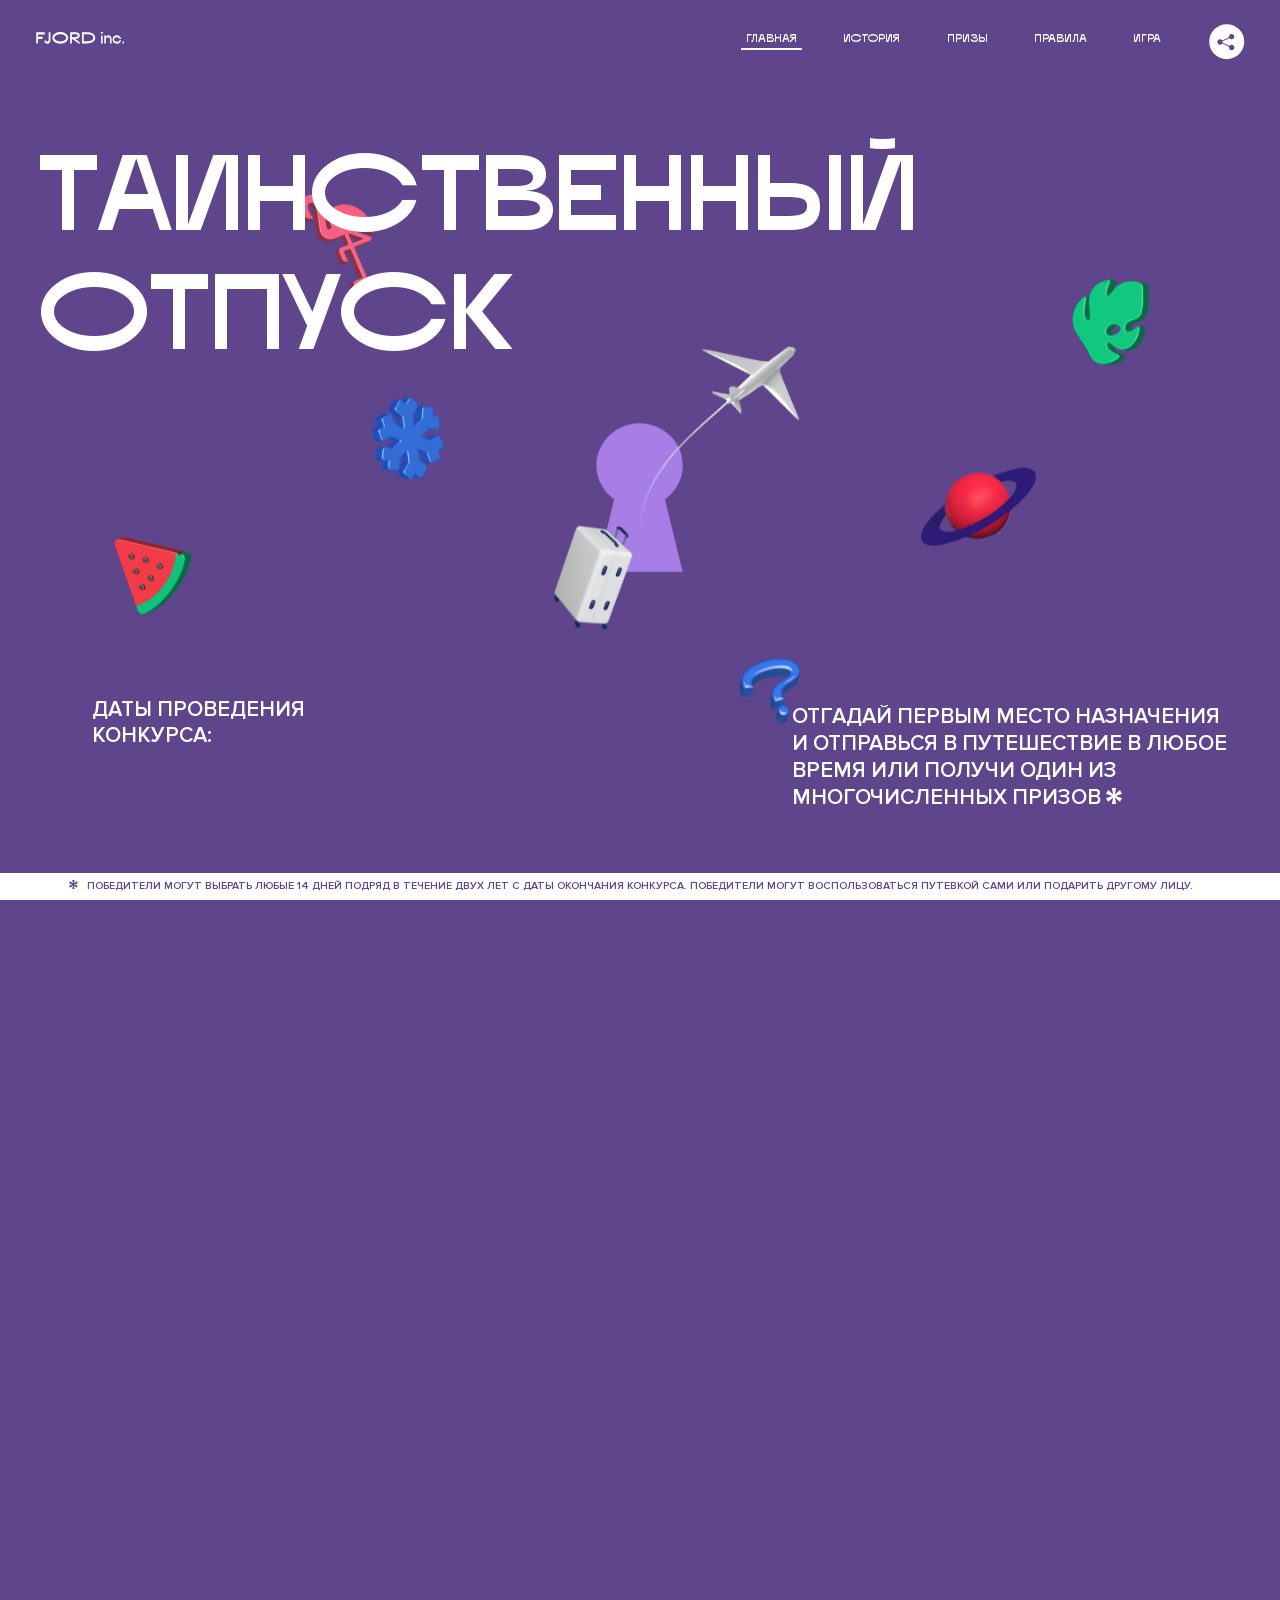
<file: 6/index.html>
<!DOCTYPE html>
<html lang="ru">
<head>
  <meta charset="UTF-8">
  <meta name="description" content="">
  <meta name="viewport" content="width=device-width, initial-scale=1.0">
  <meta http-equiv="X-UA-Compatible" content="ie=edge">
  <title>Mysterious Vacation</title>
<link href="css/style.min.css" rel="stylesheet">  <base href="https://htmlacademy-animation.github.io/2357193-magic-vacation-1/6/">
</head>
<body>

  <header class="page-header js-header">
    <div class="page-header__wrapper">
      <a href="#" class="page-header__logo" aria-label="Перейти на страницу FJORD.Inc">
        <svg width="100" height="15" viewBox="0 0 100 15" fill="none" xmlns="http://www.w3.org/2000/svg">
          <path d="M0.26 1.4V14H2.276V8.906H7.334V6.44H2.276V3.848H9.872V1.4H0.26ZM12.733 14.36C15.127 14.36 16.243 12.65 16.243 9.5V1.4H14.263V8.96C14.263 11.21 13.723 11.876 12.733 11.876C11.833 11.876 11.473 11.3 11.347 10.58L9.36702 10.94C9.63702 13.046 10.663 14.36 12.733 14.36ZM18.3918 7.7C18.3918 11.372 22.3878 14.36 27.3198 14.36C32.2518 14.36 36.2478 11.372 36.2478 7.7C36.2478 4.028 32.2518 1.04 27.3198 1.04C22.3878 1.04 18.3918 4.028 18.3918 7.7ZM20.6058 7.7C20.6058 5.378 23.6118 3.524 27.3198 3.524C30.9918 3.524 33.9798 5.378 33.9798 7.7C33.9798 10.004 30.9918 11.858 27.3198 11.858C23.6118 11.858 20.6058 10.004 20.6058 7.7ZM40.403 14V8.906H40.799L49.079 14.702V12.38L44.039 8.906H44.201C47.999 8.906 49.277 7.304 49.277 5.162C49.277 3.092 47.999 1.4 44.201 1.4H38.387V14H40.403ZM43.535 3.722C45.785 3.722 47.045 4.136 47.045 5.432C47.045 6.764 45.785 7.034 43.535 7.034H40.403V3.722H43.535ZM51.6936 1.382V14H57.8676C62.7456 14 66.7236 11.534 66.7236 7.7C66.7236 3.848 62.7456 1.382 57.8676 1.382H51.6936ZM53.7096 11.624V3.722H57.5436C61.5396 3.722 64.4916 5.018 64.4916 7.7C64.4916 10.238 61.5396 11.624 57.5436 11.624H53.7096ZM73.1832 14.018H74.9832V5H73.1832V14.018ZM72.9132 1.976C72.9132 2.57 73.3992 3.092 74.0832 3.092C74.7492 3.092 75.2352 2.57 75.2352 1.976C75.2352 1.382 74.7672 0.805999 74.0832 0.805999C73.3812 0.805999 72.9132 1.382 72.9132 1.976ZM76.7867 14H78.5687V9.104C78.7487 8.006 79.5947 6.962 81.0887 6.962C82.1147 6.962 83.2667 7.448 83.2667 9.554V14H85.0487V9.014C85.0487 6.152 83.2307 4.73 81.3587 4.73C79.9187 4.73 79.0727 5.558 78.5687 6.854V5H76.7867V14ZM90.9898 14.27C93.5098 14.27 95.3818 12.506 95.7238 10.328H94.0498C93.7258 11.3 92.6998 12.02 90.9898 12.02C88.8478 12.02 87.7678 10.922 87.7678 9.59C87.7678 8.24 88.8478 6.962 90.9898 6.962C92.7538 6.962 93.7978 7.844 94.0858 8.924H95.7418C95.4358 6.71 93.6178 4.73 90.9898 4.73C88.0918 4.73 86.1298 7.124 86.1298 9.59C86.1298 12.074 88.1278 14.27 90.9898 14.27ZM97.0693 12.938C97.0693 13.658 97.5553 14.144 98.2753 14.144C98.9953 14.144 99.4813 13.658 99.4813 12.938C99.4813 12.2 98.9953 11.714 98.2753 11.714C97.5553 11.714 97.0693 12.2 97.0693 12.938Z" fill="currentColor"></path>
        </svg>
      </a>
      <button class="page-header__toggler js-menu-toggler" type="button" aria-label="Управление мобильным меню"><span>Меню</span></button>
      <nav class="page-header__nav">
        <div class="page-header__menu js-menu" id="menu">
          <ul>
            <li>
              <a class="js-menu-link active" href="#top" data-href="top">главная</a>
            </li>
            <li>
              <a class="js-menu-link" href="#story" data-href="story">история</a>
            </li>
            <li>
              <a class="js-menu-link" href="#prizes" data-href="prizes">призы</a>
            </li>
            <li>
              <a class="js-menu-link" href="#rules" data-href="rules">правила</a>
            </li>
            <li>
              <a class="js-menu-link" href="#game" data-href="game">игра</a>
            </li>
          </ul>
        </div>
        <div class="page-header__social">
          <div class="social-block js-social-block">
            <button class="social-block__toggler" aria-label="Управлять блоком с социальными кнопками">
              <svg width="26" height="22" viewBox="0 0 27 22" fill="none" xmlns="http://www.w3.org/2000/svg">
                <path d="M19.6721 7.43664C21.6273 7.43664 23.213 5.85095 23.213 3.89566C23.213 1.94037 21.6273 0.354675 19.6721 0.354675C17.7168 0.354675 16.1311 1.94037 16.1311 3.89566C16.1311 4.19968 16.1728 4.49178 16.2458 4.77345L7.21751 8.95527C6.57519 8.05214 5.52303 7.46049 4.33078 7.46049C2.37549 7.46049 0.789795 9.04618 0.789795 11.0015C0.789795 12.9568 2.37549 14.5425 4.33078 14.5425C5.52303 14.5425 6.57668 13.9508 7.21751 13.0477L16.2458 17.2295C16.1743 17.5112 16.1311 17.8033 16.1311 18.1073C16.1311 20.0626 17.7168 21.6483 19.6721 21.6483C21.6273 21.6483 23.213 20.0626 23.213 18.1073C23.213 16.152 21.6273 14.5663 19.6721 14.5663C18.4798 14.5663 17.4262 15.158 16.7853 16.0611L7.75701 11.8793C7.82854 11.5976 7.87176 11.3055 7.87176 11.0015C7.87176 10.6974 7.83003 10.4053 7.75701 10.1237L16.7853 5.94186C17.4262 6.84499 18.4783 7.43664 19.6721 7.43664Z" fill="currentColor"></path>
              </svg>
            </button>
            <ul class="social-block__list">
              <li>
                <a class="social-block__link social-block__link--fb" href="#" aria-label="Мы на Facebook">
                  <svg width="8" height="17" viewBox="0 0 8 17" fill="none" xmlns="http://www.w3.org/2000/svg">
                    <path d="M4.24646 16.9899H1.09275L1.05793 8.49828H0V5.30707H1.05793V3.81124C1.05793 1.42084 2.57654 0 5.21735 0H7.41758V3.18585H5.30841C4.28262 3.18585 4.2478 3.48582 4.2478 4.24914V5.30707H7.42964L7.16716 8.49828H4.2478V16.9899H4.24646Z" fill="currentColor"></path>
                  </svg>
                </a>
              </li>
              <li>
                <a class="social-block__link social-block__link--insta" href="#" aria-label="Мы в Instagram">
                  <svg width="15" height="15" viewBox="0 0 15 15" fill="none" xmlns="http://www.w3.org/2000/svg">
                    <path d="M11.0197 0H4.19806C2.14246 0 0.471191 1.66993 0.471191 3.72285V10.5499C0.471191 12.6082 2.14112 14.2727 4.19806 14.2727H11.0197C13.0753 14.2727 14.7466 12.6082 14.7466 10.5499V3.72285C14.7466 1.67127 13.0753 0 11.0197 0ZM11.0197 12.4849H4.19806C3.13076 12.4849 2.26432 11.6158 2.26432 10.5512V3.72419C2.26432 2.65956 3.13076 1.79715 4.19806 1.79715H11.0197C12.087 1.79715 12.9535 2.6609 12.9535 3.72419V10.5512C12.9535 11.6145 12.087 12.4849 11.0197 12.4849Z" fill="currentColor"></path>
                    <path d="M7.60887 3.11084C5.38989 3.11084 3.58203 4.9187 3.58203 7.14036C3.58203 9.35532 5.38989 11.1645 7.60887 11.1645C9.83053 11.1645 11.6357 9.35666 11.6357 7.14036C11.6357 4.9187 9.83053 3.11084 7.60887 3.11084ZM7.60887 9.36871C6.37551 9.36871 5.37784 8.37372 5.37784 7.14036C5.37784 5.90699 6.37551 4.90665 7.60887 4.90665C8.83822 4.90665 9.84259 5.90833 9.84259 7.14036C9.84392 8.37238 8.83822 9.36871 7.60887 9.36871Z" fill="currentColor"></path>
                    <path d="M11.3573 2.35962C10.8256 2.35962 10.3931 2.79752 10.3931 3.32381C10.3931 3.85546 10.8256 4.29336 11.3573 4.29336C11.8862 4.29336 12.3215 3.85546 12.3215 3.32381C12.3215 2.79752 11.8862 2.35962 11.3573 2.35962Z" fill="currentColor"></path>
                  </svg>
                </a>
              </li>
              <li>
                <a class="social-block__link social-block__link--vk" href="#" aria-label="Мы ВКонтакте">
                  <svg width="17" height="10" viewBox="0 0 17 10" fill="none" xmlns="http://www.w3.org/2000/svg">
                    <path d="M14.1234 4.9002C14.1234 4.9002 16.3623 1.72708 16.5866 0.680242C16.6595 0.312285 16.4947 0.103188 16.1069 0.103188C16.1069 0.103188 14.8193 0.103188 14.168 0.103188C13.7235 0.103188 13.5587 0.293278 13.4235 0.579768C13.4235 0.579768 12.3724 2.82553 11.0969 4.24712C10.6861 4.70333 10.4781 4.84318 10.2511 4.84318C10.0646 4.84318 9.98625 4.6911 9.98625 4.27834V0.649016C9.98625 0.147997 9.92545 0.00135496 9.5066 0.00135496H6.39628C6.15578 0.00135496 6.0085 0.134417 6.0085 0.324506C6.0085 0.801084 6.73406 0.908351 6.73406 2.20231V4.87305C6.73406 5.40529 6.70569 5.61575 6.45303 5.61575C5.78016 5.61575 4.19528 3.30618 3.30623 0.678887C3.12923 0.145282 2.93737 0 2.43475 0H0.486409C0.205373 0 0 0.190085 0 0.476576C0 0.991172 0.60666 3.40801 2.99277 6.64358C4.59927 8.8201 6.70569 10 8.60269 10C9.76196 10 10.0416 9.80312 10.0416 9.31432V7.63883C10.0416 7.22607 10.2065 7.04956 10.4429 7.04956C10.7078 7.04956 11.1847 7.13238 12.2805 8.22268C13.5843 9.47862 13.6762 10 14.3896 10H16.5676C16.7919 10 17 9.89273 17 9.52342C17 9.02919 16.3623 8.15343 15.384 7.10659C14.9801 6.56755 14.3302 5.98914 14.1248 5.72301C13.8275 5.40801 13.9154 5.23014 14.1234 4.9002Z" fill="currentColor"></path>
                  </svg>
                </a>
              </li>
            </ul>
          </div>
        </div>
      </nav>
    </div>
  </header>

  <main class="page-content">

    <section class="animation-screen"></section>

    <section class="screen screen--hidden screen--intro" id="top">
      <div class="screen__wrapper">
        <div class="intro">
          <h1 class="intro__title">Таинственный отпуск</h1>
          <div class="intro__content">
            <div class="intro__info">
              <p class="intro__label">Даты проведения конкурса:</p>
              <p class="intro__date">01 — 31.05 / 2020</p>
            </div>
            <div class="intro__message">
              <p>
                Отгадай первым место назначения и&nbsp;отправься в&nbsp;путешествие в&nbsp;любое время или получи один из многочисленных призов
                <svg width="16" height="16" viewBox="0 0 10 10" fill="none" xmlns="http://www.w3.org/2000/svg">
                  <path d="M0 6.35337L3.90271 4.99012L0 3.64663L1.34615 1.32374L4.44287 4.01073L3.67364 0H6.34615L5.57692 4.01073L8.65385 1.32374L10 3.64663L6.13405 4.99012L10 6.35337L8.65385 8.65651L5.57692 5.98927L6.34615 10H3.67364L4.44287 5.96952L1.34615 8.65651L0 6.35337Z" fill="currentColor"></path>
                </svg>
              </p>
            </div>
          </div>
        </div>
      </div>
      <div class="screen__footer js-footer">
        <button class="screen__footer-enlarge js-footer-toggler" type="button" aria-label="Показать сообщение">
          <svg width="10" height="10" viewBox="0 0 10 10" fill="none" xmlns="http://www.w3.org/2000/svg">
            <path d="M0 6.35337L3.90271 4.99012L0 3.64663L1.34615 1.32374L4.44287 4.01073L3.67364 0H6.34615L5.57692 4.01073L8.65385 1.32374L10 3.64663L6.13405 4.99012L10 6.35337L8.65385 8.65651L5.57692 5.98927L6.34615 10H3.67364L4.44287 5.96952L1.34615 8.65651L0 6.35337Z" fill="currentColor"></path>
          </svg>
        </button>
        <button class="screen__footer-collapse js-footer-toggler" type="button" aria-label="Скрыть сообщение">
          <svg width="13" height="13" viewBox="0 0 13 13" fill="none" xmlns="http://www.w3.org/2000/svg">
            <line x1="12.3536" y1="0.353553" x2="0.738349" y2="11.9688" stroke="currentColor"></line>
            <line x1="0.738319" y1="0.539925" x2="12.3535" y2="12.1551" stroke="currentColor"></line>
          </svg>
        </button>
        <div class="screen__footer-wrapper">
          <div class="screen__footer-announce">
            <p class="screen__footer-label">Даты проведения конкурса:</p>
            <p class="screen__footer-date">01 — 31.05 / 2020</p>
          </div>
          <div class="screen__footer-note">
            <p>
              <svg width="10" height="10" viewBox="0 0 10 10" fill="none" xmlns="http://www.w3.org/2000/svg">
                <path d="M0 6.35337L3.90271 4.99012L0 3.64663L1.34615 1.32374L4.44287 4.01073L3.67364 0H6.34615L5.57692 4.01073L8.65385 1.32374L10 3.64663L6.13405 4.99012L10 6.35337L8.65385 8.65651L5.57692 5.98927L6.34615 10H3.67364L4.44287 5.96952L1.34615 8.65651L0 6.35337Z" fill="currentColor"></path>
              </svg>
              <span>Победители могут выбрать любые 14 дней подряд в&nbsp;течение двух лет с&nbsp;даты окончания конкурса. Победители могут воспользоваться путевкой сами или подарить другому лицу.</span>
            </p>
          </div>
        </div>
      </div>
    </section>

    <section class="screen screen--hidden screen--story" id="story">

      <div class="slider swiper-container js-slider">

        <div class="swiper-wrapper">

          <div class="slider__item swiper-slide">
            <h2 class="slider__item-title">История</h2>
            <p class="slider__item-text">Джеймс Таргет был основателем компании &laquo;Fjord Inc.&raquo;. С&nbsp;1965 года &laquo;Fjord Inc.&raquo; прославилась надёжными и&nbsp;удобными чемоданами и&nbsp;аксессуарами для туристов.</p>
          </div>

          <div class="slider__item swiper-slide">
            <p class="slider__item-text">Когда Джеймсу было 7&nbsp;лет, в&nbsp;их&nbsp;доме гостил дядюшка и&nbsp;развлекал детей рассказами о&nbsp;своей поездке в&nbsp;место, показавшееся малышу Таргету невероятным. Тогда Джеймс решил, что однажды посетит его, но&nbsp;не&nbsp;будет рассказывать о&nbsp;мечте, пока не&nbsp;осуществит.</p>
          </div>

          <div class="slider__item swiper-slide">
            <p class="slider__item-text">Джеймс Таргет стал увлеченным путешественником. Он&nbsp;посетил 5&nbsp;континентов, 126&nbsp;стран.</p>
          </div>

          <div class="slider__item swiper-slide">
            <p class="slider__item-text">Он&nbsp;сплавлялся по&nbsp;Амазонке и&nbsp;погружался в&nbsp;пещеры Франции, медитировал в&nbsp;горах Тибета и&nbsp;пожимал руку вождя племени Акугауа.</p>
          </div>

          <div class="slider__item swiper-slide">
            <p class="slider__item-text">Из&nbsp;своих поездок Джеймс Таргет привозил идеи, как сделать свои чемоданы &laquo;Fjord Inc.&raquo; удобными и&nbsp;приспособленными к&nbsp;разным дорожным условиям.</p>
          </div>

          <div class="slider__item swiper-slide">
            <p class="slider__item-text">Всё это время Джеймс не&nbsp;оставлял идею поездки своей мечты. Однако, как только он&nbsp;брался за&nbsp;планирование, возникали препятствия, не&nbsp;позволяющие отправиться туда.</p>
          </div>

          <div class="slider__item swiper-slide">
            <p class="slider__item-text">В&nbsp;возрасте 67&nbsp;лет Джеймс Таргет попал под лавину и&nbsp;погиб. В&nbsp;своём завещании он&nbsp;поручил отправить в&nbsp;заветное путешествие трёх смельчаков, единых с&nbsp;ним духом.</p>
          </div>

          <div class="slider__item swiper-slide">
            <p class="slider__item-text">Тех, кто сможет узнать таинственное место, задавая вопросы специально обученному ИИ&nbsp;&laquo;Соне&raquo;, ждет фантастическое путешествие.</p>
          </div>
        </div>
        <div class="slider__controls">
          <button class="slider__control slider__control--prev js-control-prev" type="button" aria-label="Показать предыдущую историю">
            <svg width="12" height="22" viewBox="0 0 12 22" fill="none" xmlns="http://www.w3.org/2000/svg">
              <path d="M11 1L1 11L11 21" stroke="currentColor" stroke-width="2" stroke-linejoin="round"></path>
            </svg>
          </button>
          <button class="slider__control slider__control--next js-control-next" type="button" aria-label="Показать следующую историю">
            <svg width="12" height="22" viewBox="0 0 12 22" fill="none" xmlns="http://www.w3.org/2000/svg">
              <path d="M1 1L11 11L1 21" stroke="currentColor" stroke-width="2" stroke-linejoin="round"></path>
            </svg>
          </button>
        </div>
        <div class="slider__pagination swiper-pagination"></div>
      </div>
    </section>

    <section class="screen screen--hidden screen--prizes" id="prizes">
      <div class="screen__wrapper">
        <div class="prizes">
          <h2 class="prizes__title">ПРизы</h2>
          <div class="prizes__lead">
            <p>Найди ответ и&nbsp;получи один из&nbsp;призов:</p>
          </div>
          <ul class="prizes__list">
            <li class="prizes__item prizes__item--journeys">
              <div class="prizes__icon">
                <picture>
                  <source srcset="img/prize1-mob.svg" media="(orientation: portrait)">
                  <img src="img/prize1.svg" alt="">
                </picture>
              </div>
              <p class="prizes__desc">
                <b>3</b>
                <span>загадочных путешествия</span>
              </p>
            </li>
            <li class="prizes__item prizes__item--cases">
              <div class="prizes__icon">
                <picture>
                  <source srcset="img/prize2-mob.svg" media="(orientation: portrait)">
                  <img src="img/prize2.svg" alt="">
                </picture>
              </div>
              <p class="prizes__desc">
                <b>7</b>
                <span>надежных чемоданов</span>
              </p>
            </li>
            <li class="prizes__item prizes__item--codes">
              <div class="prizes__icon">
                <picture>
                  <source srcset="img/prize3-mob.svg" media="(orientation: portrait)">
                  <img src="img/prize3.svg" alt="">
                </picture>
              </div>
              <p class="prizes__desc">
                <b>900</b>
                <span>
                  промокодов на&nbsp;скидку 15%
                  <svg width="10" height="10" viewBox="0 0 10 10" fill="none" xmlns="http://www.w3.org/2000/svg">
                    <path d="M0 6.35337L3.90271 4.99012L0 3.64663L1.34615 1.32374L4.44287 4.01073L3.67364 0H6.34615L5.57692 4.01073L8.65385 1.32374L10 3.64663L6.13405 4.99012L10 6.35337L8.65385 8.65651L5.57692 5.98927L6.34615 10H3.67364L4.44287 5.96952L1.34615 8.65651L0 6.35337Z" fill="currentColor"></path>
                  </svg>
                </span>
              </p>
            </li>
          </ul>
        </div>
      </div>
      <div class="screen__footer js-footer">
        <button class="screen__footer-enlarge js-footer-toggler" type="button" aria-label="Показать сообщение">
          <svg width="10" height="10" viewBox="0 0 10 10" fill="none" xmlns="http://www.w3.org/2000/svg">
            <path d="M0 6.35337L3.90271 4.99012L0 3.64663L1.34615 1.32374L4.44287 4.01073L3.67364 0H6.34615L5.57692 4.01073L8.65385 1.32374L10 3.64663L6.13405 4.99012L10 6.35337L8.65385 8.65651L5.57692 5.98927L6.34615 10H3.67364L4.44287 5.96952L1.34615 8.65651L0 6.35337Z" fill="currentColor"></path>
          </svg>
        </button>
        <button class="screen__footer-collapse js-footer-toggler" type="button" aria-label="Скрыть сообщение">
          <svg width="13" height="13" viewBox="0 0 13 13" fill="none" xmlns="http://www.w3.org/2000/svg">
            <line x1="12.3536" y1="0.353553" x2="0.738349" y2="11.9688" stroke="currentColor"></line>
            <line x1="0.738319" y1="0.539925" x2="12.3535" y2="12.1551" stroke="currentColor"></line>
          </svg>
        </button>
        <div class="screen__footer-wrapper">
          <div class="screen__footer-announce">
            <p class="screen__footer-label">Даты проведения конкурса:</p>
            <p class="screen__footer-date">01 — 31.05 / 2020</p>
          </div>
          <div class="screen__footer-note">
            <p>
              <svg width="10" height="10" viewBox="0 0 10 10" fill="none" xmlns="http://www.w3.org/2000/svg">
                <path d="M0 6.35337L3.90271 4.99012L0 3.64663L1.34615 1.32374L4.44287 4.01073L3.67364 0H6.34615L5.57692 4.01073L8.65385 1.32374L10 3.64663L6.13405 4.99012L10 6.35337L8.65385 8.65651L5.57692 5.98927L6.34615 10H3.67364L4.44287 5.96952L1.34615 8.65651L0 6.35337Z" fill="currentColor"></path>
              </svg>
              <span>Скидка&nbsp;15% на&nbsp;единоразовое приобретение путёвки с&nbsp;1&nbsp;июня 2020 по&nbsp;31&nbsp;мая 2022&nbsp;года. Суммируется с&nbsp;другими акциями</span>
            </p>
          </div>
        </div>
      </div>
    </section>

    <section class="screen screen--hidden screen--rules" id="rules">
      <div class="screen__wrapper">
        <div class="rules">
          <h2 class="rules__title">Правила</h2>
          <div class="rules__lead">
            <p>Для того чтобы получить наследство Джеймса Таргета, тебе нужно выведать у&nbsp;&laquo;Сони&raquo;, куда предстоит отправиться тебе в&nbsp;случае победы</p>
          </div>
          <ol class="rules__list">
            <li class="rules__item">
              <p>Тебе отводится <br>5&nbsp;минут</p>
            </li>
            <li class="rules__item">
              <p>Задавай любые вопросы в&nbsp;текстовом поле</p>
            </li>
            <li class="rules__item">
              <p>Нажимай кнопку &laquo;Узнать&raquo;, чтобы получить ответ</p>
            </li>
            <li class="rules__item">
              <p>&laquo;Соня&raquo; может отвечать только&nbsp;Да или Нет</p>
            </li>
          </ol>
          <a href="#game" class="rules__link btn">Погнали!</a>
        </div>
      </div>
      <div class="screen__disclaimer">
        <div class="disclaimer">
          <ul>
            <li>
              <a href="#">Правовая информация</a>
            </li>
            <li>
              <a href="#">Подробные правила</a>
            </li>
          </ul>
        </div>
      </div>
    </section>

    <section class="screen screen--hidden screen--game" id="game">
      <div class="screen__wrapper">
        <div class="game">
          <div class="game__header">
            <h2 class="game__title">Игра</h2>
            <div class="game__counter">
              <span>05</span>:<span>00</span>
            </div>
          </div>
          <div class="game__body">
            <div class="chat">
              <div class="chat__body js-chat">
                <ul class="chat__list" id="messages"></ul>
              </div>
              <div class="chat__footer">
                <form action="#" method="post" class="form" id="message-form">
                  <label for="message-field" class="visually-hidden">Поле для ввода вопроса</label>
                  <input type="text" class="form__field" id="message-field">
                  <button class="form__button btn">
                    Узнать
                    <svg width="18" height="19" viewBox="0 0 18 19" fill="none" xmlns="http://www.w3.org/2000/svg">
                      <path stroke="currentColor" stroke-width="2" d="M9 19V1"></path>
                      <path d="M1 9l8-8 8 8" stroke="currentColor" stroke-width="2" stroke-linejoin="round"></path>
                    </svg>
                  </button>
                </form>
              </div>
            </div>
          </div>
          <!-- временные кнопки для показа результата -->
          <div class="game__buttons">
            <button class="game__button btn js-show-result" type="button" data-target="result">Положительный результат</button>
            <button class="game__button btn js-show-result" type="button" data-target="result2">Положительный результат - 2</button>
            <button class="game__button btn js-show-result" type="button" data-target="result3">Отрицательный результат</button>
          </div>
        </div>
      </div>
    </section>

    <section class="screen screen--hidden screen--result" id="result">
      <div class="screen__wrapper">
        <div class="result result--trip">
          <div class="result__image">
            <picture>
              <source srcset="img/result1-mob.png 1x, img/result1-mob@2x.png 2x" media="(max-width: 768px) and (orientation: portrait)">
              <img src="img/result1.png" srcset="img/result1@2x.png 2x" alt="">
            </picture>
          </div>
          <h2 class="result__title">
            <span class="visually-hidden">ПОбеда!</span>
            <svg xmlns="http://www.w3.org/2000/svg" viewBox="0 0 568.85 109.24">
              <path d="M16,24.44V92H2.6V8H75V92H61.52V24.44H16Z" transform="translate(-2.1 -1.5)" fill="none" stroke="currentColor"></path>
              <path d="M148.76,5.6c32.88,0,59.52,19.92,59.52,44.4s-26.64,44.4-59.52,44.4S89.24,74.48,89.24,50,115.88,5.6,148.76,5.6Zm0,72.12c24.48,0,44.4-12.36,44.4-27.72s-19.92-27.84-44.4-27.84C124,22.16,104,34.52,104,50S124,77.72,148.76,77.72Z" transform="translate(-2.1 -1.5)" fill="none" stroke="currentColor"></path>
              <path d="M287.36,8V24.44H236v14.4h25.32c25.44,0,34,11.16,34,26.52,0,15.6-8.52,26.64-34,26.64H222.56V8h64.8ZM256.88,76.52c15.12,0,23.52-2,23.52-11.52S272,54.44,256.88,54.44H236V76.52h20.88Z" transform="translate(-2.1 -1.5)" fill="none" stroke="currentColor"></path>
              <path d="M371.47,8V24.44H320.84V41.6h33.6V58h-33.6V75.56h50.64V92H307.4V8h64.08Z" transform="translate(-2.1 -1.5)" fill="none" stroke="currentColor"></path>
              <path d="M382.39,110.24V75.56h7.44c4.56-4.68,7.8-18.36,8.76-56L399,8h48.6V75.56h10v34.68H442.87V92H397v18.24H382.39Zm51.72-34.68V24.44H411.55v3.12c-0.48,22.44-3.24,37.68-7.2,48h29.76Z" transform="translate(-2.1 -1.5)" fill="none" stroke="currentColor"></path>
              <path d="M463.75,92l28-84h27.12l28.08,84H533.47l-7.8-23.52h-37.8L480.07,92H463.75Zm56.64-40L507,11.84,493.51,52h26.88Z" transform="translate(-2.1 -1.5)" fill="none" stroke="currentColor"></path>
              <path d="M554.12,70.4L555.55,2H569l1.44,68.4H554.12Zm8.28,6.36c4.8,0,8,3.24,8,8.16a8,8,0,1,1-16.08,0C554.35,80,557.59,76.76,562.39,76.76Z" transform="translate(-2.1 -1.5)" fill="none" stroke="currentColor"></path>
            </svg>
          </h2>
          <div class="result__text">
            <p>ты&nbsp;отправляешься в&nbsp;Арктику!</p>
          </div>
          <div class="result__form">
            <form action="#" method="post" class="form form--result">
              <label for="email-field" class="form__label">зарегистрируй результат</label>
              <input type="email" class="form__field" id="email-field" placeholder="e-mail для регистации результата и получения приза" required="">
              <button class="form__button btn">
                отправить
                <svg width="18" height="19" viewBox="0 0 18 19" fill="none" xmlns="http://www.w3.org/2000/svg">
                  <path stroke="currentColor" stroke-width="2" d="M9 19V1"></path>
                  <path d="M1 9l8-8 8 8" stroke="currentColor" stroke-width="2" stroke-linejoin="round"></path>
                </svg>
              </button>
            </form>
          </div>
        </div>
      </div>
    </section>

    <section class="screen screen--hidden screen--result" id="result2">
      <div class="screen__wrapper">
        <div class="result result--prize">
          <div class="result__image">
            <!--<picture>
              <source srcset="img/result2-mob.png 1x, img/result2-mob@2x.png 2x" media="(max-width: 768px) and (orientation: portrait)">
              <img src="img/result2.png" srcset="img/result2@2x.png 2x" alt="">
            </picture> -->
            <div class="background-iamge blue-leaf-left"></div>
            <div class="background-iamge blue-leaf-right"></div>
            <div class="background-iamge green-leaf"></div>
            <div class="background-iamge suitcase"></div>
            <div class="background-iamge flamingo"></div>
          </div>
          <h2 class="result__title">
            <span class="visually-hidden">ПОбеда!</span>
            <svg xmlns="http://www.w3.org/2000/svg" viewBox="0 0 568.85 109.24">
              <path d="M16,24.44V92H2.6V8H75V92H61.52V24.44H16Z" transform="translate(-2.1 -1.5)" fill="none" stroke="currentColor"></path>
              <path d="M148.76,5.6c32.88,0,59.52,19.92,59.52,44.4s-26.64,44.4-59.52,44.4S89.24,74.48,89.24,50,115.88,5.6,148.76,5.6Zm0,72.12c24.48,0,44.4-12.36,44.4-27.72s-19.92-27.84-44.4-27.84C124,22.16,104,34.52,104,50S124,77.72,148.76,77.72Z" transform="translate(-2.1 -1.5)" fill="none" stroke="currentColor"></path>
              <path d="M287.36,8V24.44H236v14.4h25.32c25.44,0,34,11.16,34,26.52,0,15.6-8.52,26.64-34,26.64H222.56V8h64.8ZM256.88,76.52c15.12,0,23.52-2,23.52-11.52S272,54.44,256.88,54.44H236V76.52h20.88Z" transform="translate(-2.1 -1.5)" fill="none" stroke="currentColor"></path>
              <path d="M371.47,8V24.44H320.84V41.6h33.6V58h-33.6V75.56h50.64V92H307.4V8h64.08Z" transform="translate(-2.1 -1.5)" fill="none" stroke="currentColor"></path>
              <path d="M382.39,110.24V75.56h7.44c4.56-4.68,7.8-18.36,8.76-56L399,8h48.6V75.56h10v34.68H442.87V92H397v18.24H382.39Zm51.72-34.68V24.44H411.55v3.12c-0.48,22.44-3.24,37.68-7.2,48h29.76Z" transform="translate(-2.1 -1.5)" fill="none" stroke="currentColor"></path>
              <path d="M463.75,92l28-84h27.12l28.08,84H533.47l-7.8-23.52h-37.8L480.07,92H463.75Zm56.64-40L507,11.84,493.51,52h26.88Z" transform="translate(-2.1 -1.5)" fill="none" stroke="currentColor"></path>
              <path d="M554.12,70.4L555.55,2H569l1.44,68.4H554.12Zm8.28,6.36c4.8,0,8,3.24,8,8.16a8,8,0,1,1-16.08,0C554.35,80,557.59,76.76,562.39,76.76Z" transform="translate(-2.1 -1.5)" fill="none" stroke="currentColor"></path>
            </svg>
          </h2>
          <div class="result__text">
            <p>чемодан &laquo;Fjord&nbsp;Inc.&raquo;&nbsp;твой</p>
          </div>
          <div class="result__form">
            <form action="#" method="post" class="form form--result">
              <label for="email-field2" class="form__label">зарегистрируй результат</label>
              <input type="email" class="form__field" id="email-field2" required="">
              <button class="form__button btn">
                <span>отправить</span>
                <svg width="18" height="19" viewBox="0 0 18 19" fill="none" xmlns="http://www.w3.org/2000/svg">
                  <path stroke="currentColor" stroke-width="2" d="M9 19V1"></path>
                  <path d="M1 9l8-8 8 8" stroke="currentColor" stroke-width="2" stroke-linejoin="round"></path>
                </svg>
              </button>
            </form>
          </div>
        </div>
      </div>
    </section>

    <section class="screen screen--hidden screen--result" id="result3">
      <div class="screen__wrapper">
        <div class="result result--negative">
          <div class="result__image">
            <picture>
              <source srcset="img/result3-mob.png 1x, img/result3-mob@2x.png 2x" media="(max-width: 768px) and (orientation: portrait)">
              <img src="img/result3.png" srcset="img/result3@2x.png 2x" alt="">
            </picture>
          </div>
          <h2 class="result__title">
            <span class="visually-hidden">Не угадал!</span>
            <svg xmlns="http://www.w3.org/2000/svg" viewBox="0 0 660.77 109.24">
              <path d="M2.66,92V8H16.1V42.2H53.3V8H66.74V92H53.3V58.64H16.1V92H2.66Z" transform="translate(-2.16 -1.5)" fill="none" stroke="currentColor"></path>
              <path d="M147.62,8V24.44H97V41.6h33.6V58H97V75.56h50.64V92H83.54V8h64.08Z" transform="translate(-2.16 -1.5)" fill="none" stroke="currentColor"></path>
              <path d="M199.22,8l20.52,42.36L235.34,8h16.44l-31,84H204.38l9.48-25.92L185.78,8h13.44Z" transform="translate(-2.16 -1.5)" fill="none" stroke="currentColor"></path>
              <path d="M273.74,24.44V92H260.3V8h50.16V24.44H273.74Z" transform="translate(-2.16 -1.5)" fill="none" stroke="currentColor"></path>
              <path d="M307.1,92l28-84h27.12l28.08,84H376.82L369,68.48h-37.8L323.42,92H307.1Zm56.64-40L350.3,11.84,336.86,52h26.88Z" transform="translate(-2.16 -1.5)" fill="none" stroke="currentColor"></path>
              <path d="M396.38,110.24V75.56h7.44c4.56-4.68,7.8-18.36,8.76-56L412.94,8h48.6V75.56h10v34.68H456.86V92H411v18.24H396.38ZM448.1,75.56V24.44H425.54v3.12c-0.48,22.44-3.24,37.68-7.2,48H448.1Z" transform="translate(-2.16 -1.5)" fill="none" stroke="currentColor"></path>
              <path d="M477.74,92l28-84h27.12L560.9,92H547.46l-7.8-23.52h-37.8L494.06,92H477.74Zm56.64-40-13.44-40.2L507.5,52h26.88Z" transform="translate(-2.16 -1.5)" fill="none" stroke="currentColor"></path>
              <path d="M568.7,76.88a13.77,13.77,0,0,0,5,1c6.6,0,10.44-6.24,12-58.32L586.22,8h46.2V92H619V24.44H598.82l-0.12,3.12C597.14,81,589,94.4,573.74,94.4a28.55,28.55,0,0,1-6.72-.84Z" transform="translate(-2.16 -1.5)" fill="none" stroke="currentColor"></path>
              <path d="M646.1,70.4L647.54,2H661l1.44,68.4H646.1Zm8.28,6.36c4.8,0,8,3.24,8,8.16a8,8,0,0,1-16.08,0C646.34,80,649.58,76.76,654.38,76.76Z" transform="translate(-2.16 -1.5)" fill="none" stroke="currentColor"></path>
            </svg>
          </h2>
          <button class="result__button js-play" type="button">
            не сдавайся!
            <span>
              <svg width="27" height="22" viewBox="0 0 27 22" fill="none" xmlns="http://www.w3.org/2000/svg">
                <path d="M10.6899 1.47998C5.42992 1.47998 1.16992 5.73998 1.16992 11C1.16992 16.26 5.42992 20.52 10.6899 20.52C15.9499 20.52 20.2099 16.26 20.2099 11V7.13998" stroke="currentColor" stroke-width="2" stroke-miterlimit="10"></path>
                <path d="M15.1099 12.5099L20.1499 7.13989L25.3099 12.6299" stroke="currentColor" stroke-width="2" stroke-miterlimit="10" stroke-linejoin="round"></path>
              </svg>
            </span>
          </button>
        </div>
      </div>
    </section>

    <section class="screen-fill"></section>

  </main>

<script src="js/script.js"></script></body>
</html>
</file>
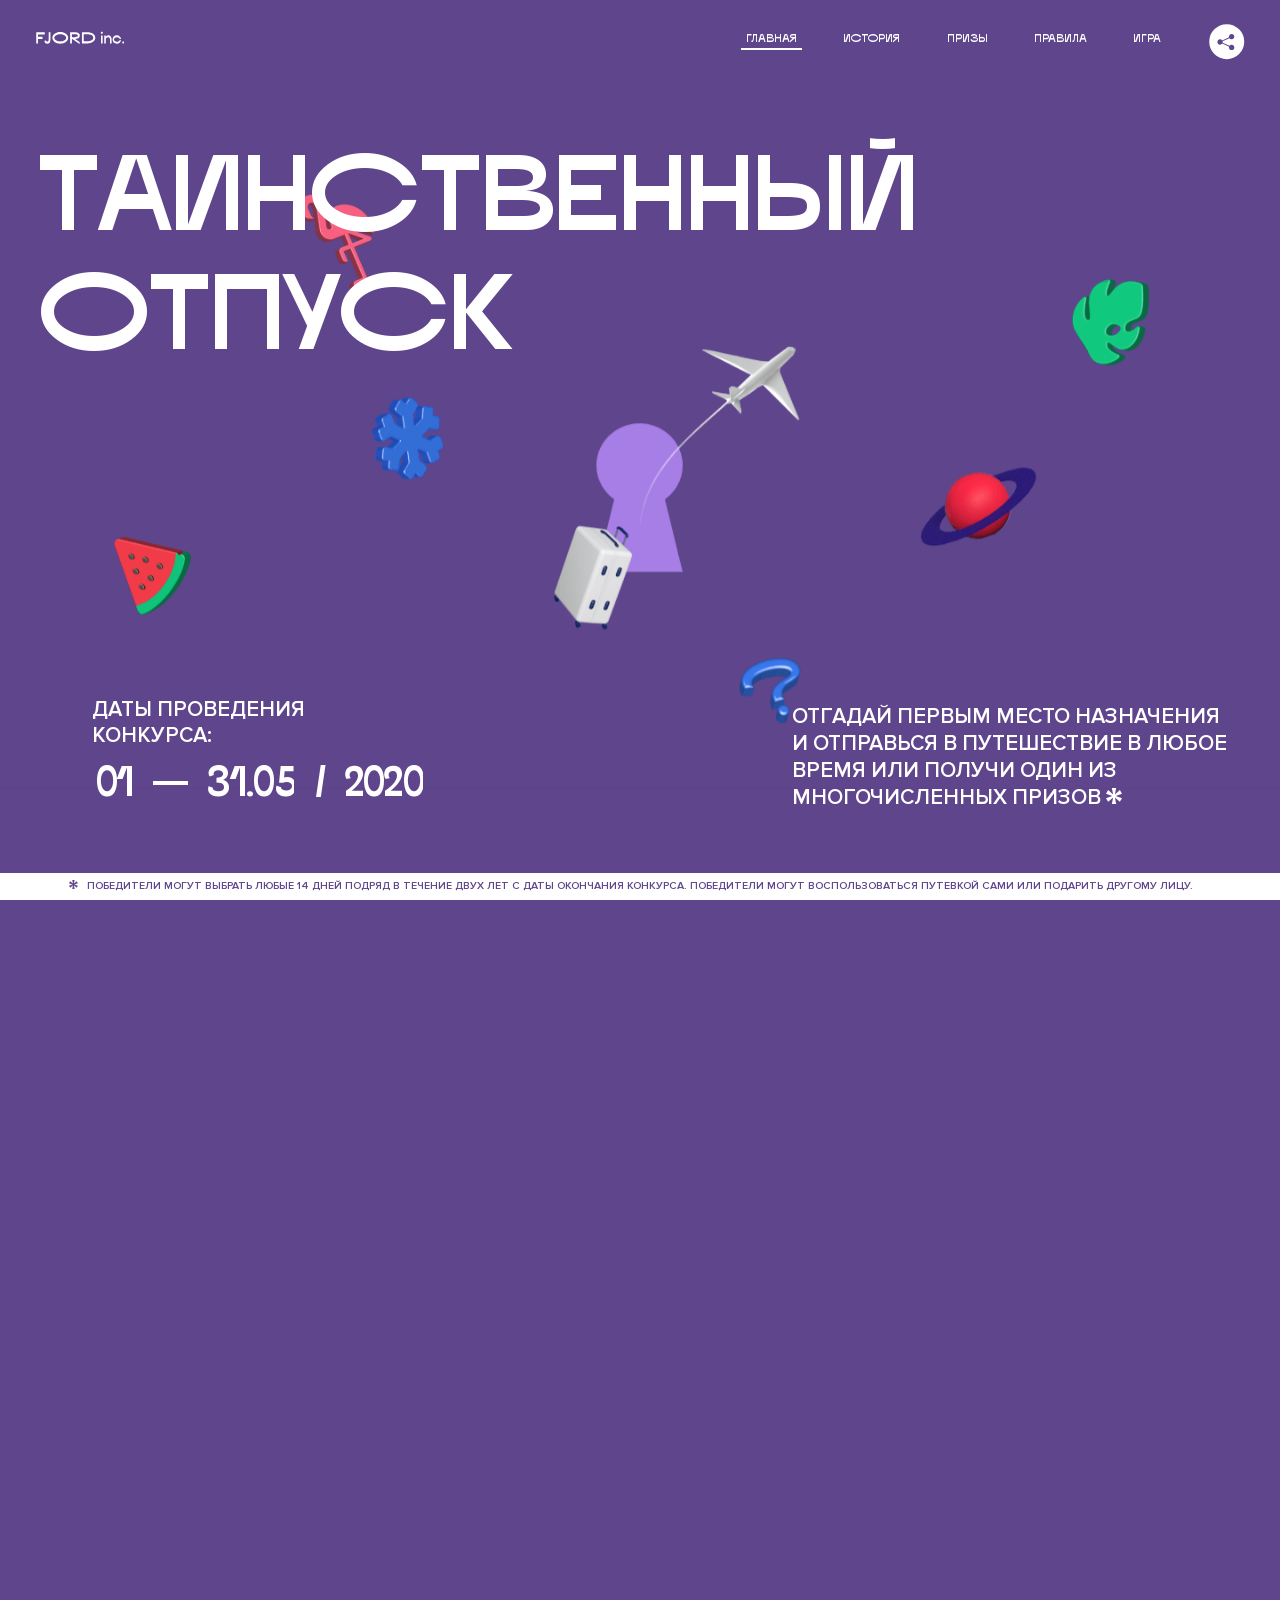
<file: 7/index.html>
<!DOCTYPE html>
<html lang="ru">
<head>
  <meta charset="UTF-8">
  <meta name="description" content="">
  <meta name="viewport" content="width=device-width, initial-scale=1.0">
  <meta http-equiv="X-UA-Compatible" content="ie=edge">
  <title>Mysterious Vacation</title>
<link href="css/style.min.css" rel="stylesheet">  <base href="https://htmlacademy-animation.github.io/2357193-magic-vacation-1/7/">
</head>
<body>

  <header class="page-header js-header">
    <div class="page-header__wrapper">
      <a href="#" class="page-header__logo" aria-label="Перейти на страницу FJORD.Inc">
        <svg width="100" height="15" viewBox="0 0 100 15" fill="none" xmlns="http://www.w3.org/2000/svg">
          <path d="M0.26 1.4V14H2.276V8.906H7.334V6.44H2.276V3.848H9.872V1.4H0.26ZM12.733 14.36C15.127 14.36 16.243 12.65 16.243 9.5V1.4H14.263V8.96C14.263 11.21 13.723 11.876 12.733 11.876C11.833 11.876 11.473 11.3 11.347 10.58L9.36702 10.94C9.63702 13.046 10.663 14.36 12.733 14.36ZM18.3918 7.7C18.3918 11.372 22.3878 14.36 27.3198 14.36C32.2518 14.36 36.2478 11.372 36.2478 7.7C36.2478 4.028 32.2518 1.04 27.3198 1.04C22.3878 1.04 18.3918 4.028 18.3918 7.7ZM20.6058 7.7C20.6058 5.378 23.6118 3.524 27.3198 3.524C30.9918 3.524 33.9798 5.378 33.9798 7.7C33.9798 10.004 30.9918 11.858 27.3198 11.858C23.6118 11.858 20.6058 10.004 20.6058 7.7ZM40.403 14V8.906H40.799L49.079 14.702V12.38L44.039 8.906H44.201C47.999 8.906 49.277 7.304 49.277 5.162C49.277 3.092 47.999 1.4 44.201 1.4H38.387V14H40.403ZM43.535 3.722C45.785 3.722 47.045 4.136 47.045 5.432C47.045 6.764 45.785 7.034 43.535 7.034H40.403V3.722H43.535ZM51.6936 1.382V14H57.8676C62.7456 14 66.7236 11.534 66.7236 7.7C66.7236 3.848 62.7456 1.382 57.8676 1.382H51.6936ZM53.7096 11.624V3.722H57.5436C61.5396 3.722 64.4916 5.018 64.4916 7.7C64.4916 10.238 61.5396 11.624 57.5436 11.624H53.7096ZM73.1832 14.018H74.9832V5H73.1832V14.018ZM72.9132 1.976C72.9132 2.57 73.3992 3.092 74.0832 3.092C74.7492 3.092 75.2352 2.57 75.2352 1.976C75.2352 1.382 74.7672 0.805999 74.0832 0.805999C73.3812 0.805999 72.9132 1.382 72.9132 1.976ZM76.7867 14H78.5687V9.104C78.7487 8.006 79.5947 6.962 81.0887 6.962C82.1147 6.962 83.2667 7.448 83.2667 9.554V14H85.0487V9.014C85.0487 6.152 83.2307 4.73 81.3587 4.73C79.9187 4.73 79.0727 5.558 78.5687 6.854V5H76.7867V14ZM90.9898 14.27C93.5098 14.27 95.3818 12.506 95.7238 10.328H94.0498C93.7258 11.3 92.6998 12.02 90.9898 12.02C88.8478 12.02 87.7678 10.922 87.7678 9.59C87.7678 8.24 88.8478 6.962 90.9898 6.962C92.7538 6.962 93.7978 7.844 94.0858 8.924H95.7418C95.4358 6.71 93.6178 4.73 90.9898 4.73C88.0918 4.73 86.1298 7.124 86.1298 9.59C86.1298 12.074 88.1278 14.27 90.9898 14.27ZM97.0693 12.938C97.0693 13.658 97.5553 14.144 98.2753 14.144C98.9953 14.144 99.4813 13.658 99.4813 12.938C99.4813 12.2 98.9953 11.714 98.2753 11.714C97.5553 11.714 97.0693 12.2 97.0693 12.938Z" fill="currentColor"></path>
        </svg>
      </a>
      <button class="page-header__toggler js-menu-toggler" type="button" aria-label="Управление мобильным меню"><span>Меню</span></button>
      <nav class="page-header__nav">
        <div class="page-header__menu js-menu" id="menu">
          <ul>
            <li>
              <a class="js-menu-link active" href="#top" data-href="top">главная</a>
            </li>
            <li>
              <a class="js-menu-link" href="#story" data-href="story">история</a>
            </li>
            <li>
              <a class="js-menu-link" href="#prizes" data-href="prizes">призы</a>
            </li>
            <li>
              <a class="js-menu-link" href="#rules" data-href="rules">правила</a>
            </li>
            <li>
              <a class="js-menu-link" href="#game" data-href="game">игра</a>
            </li>
          </ul>
        </div>
        <div class="page-header__social">
          <div class="social-block js-social-block">
            <button class="social-block__toggler" aria-label="Управлять блоком с социальными кнопками">
              <svg width="26" height="22" viewBox="0 0 27 22" fill="none" xmlns="http://www.w3.org/2000/svg">
                <path d="M19.6721 7.43664C21.6273 7.43664 23.213 5.85095 23.213 3.89566C23.213 1.94037 21.6273 0.354675 19.6721 0.354675C17.7168 0.354675 16.1311 1.94037 16.1311 3.89566C16.1311 4.19968 16.1728 4.49178 16.2458 4.77345L7.21751 8.95527C6.57519 8.05214 5.52303 7.46049 4.33078 7.46049C2.37549 7.46049 0.789795 9.04618 0.789795 11.0015C0.789795 12.9568 2.37549 14.5425 4.33078 14.5425C5.52303 14.5425 6.57668 13.9508 7.21751 13.0477L16.2458 17.2295C16.1743 17.5112 16.1311 17.8033 16.1311 18.1073C16.1311 20.0626 17.7168 21.6483 19.6721 21.6483C21.6273 21.6483 23.213 20.0626 23.213 18.1073C23.213 16.152 21.6273 14.5663 19.6721 14.5663C18.4798 14.5663 17.4262 15.158 16.7853 16.0611L7.75701 11.8793C7.82854 11.5976 7.87176 11.3055 7.87176 11.0015C7.87176 10.6974 7.83003 10.4053 7.75701 10.1237L16.7853 5.94186C17.4262 6.84499 18.4783 7.43664 19.6721 7.43664Z" fill="currentColor"></path>
              </svg>
            </button>
            <ul class="social-block__list">
              <li>
                <a class="social-block__link social-block__link--fb" href="#" aria-label="Мы на Facebook">
                  <svg width="8" height="17" viewBox="0 0 8 17" fill="none" xmlns="http://www.w3.org/2000/svg">
                    <path d="M4.24646 16.9899H1.09275L1.05793 8.49828H0V5.30707H1.05793V3.81124C1.05793 1.42084 2.57654 0 5.21735 0H7.41758V3.18585H5.30841C4.28262 3.18585 4.2478 3.48582 4.2478 4.24914V5.30707H7.42964L7.16716 8.49828H4.2478V16.9899H4.24646Z" fill="currentColor"></path>
                  </svg>
                </a>
              </li>
              <li>
                <a class="social-block__link social-block__link--insta" href="#" aria-label="Мы в Instagram">
                  <svg width="15" height="15" viewBox="0 0 15 15" fill="none" xmlns="http://www.w3.org/2000/svg">
                    <path d="M11.0197 0H4.19806C2.14246 0 0.471191 1.66993 0.471191 3.72285V10.5499C0.471191 12.6082 2.14112 14.2727 4.19806 14.2727H11.0197C13.0753 14.2727 14.7466 12.6082 14.7466 10.5499V3.72285C14.7466 1.67127 13.0753 0 11.0197 0ZM11.0197 12.4849H4.19806C3.13076 12.4849 2.26432 11.6158 2.26432 10.5512V3.72419C2.26432 2.65956 3.13076 1.79715 4.19806 1.79715H11.0197C12.087 1.79715 12.9535 2.6609 12.9535 3.72419V10.5512C12.9535 11.6145 12.087 12.4849 11.0197 12.4849Z" fill="currentColor"></path>
                    <path d="M7.60887 3.11084C5.38989 3.11084 3.58203 4.9187 3.58203 7.14036C3.58203 9.35532 5.38989 11.1645 7.60887 11.1645C9.83053 11.1645 11.6357 9.35666 11.6357 7.14036C11.6357 4.9187 9.83053 3.11084 7.60887 3.11084ZM7.60887 9.36871C6.37551 9.36871 5.37784 8.37372 5.37784 7.14036C5.37784 5.90699 6.37551 4.90665 7.60887 4.90665C8.83822 4.90665 9.84259 5.90833 9.84259 7.14036C9.84392 8.37238 8.83822 9.36871 7.60887 9.36871Z" fill="currentColor"></path>
                    <path d="M11.3573 2.35962C10.8256 2.35962 10.3931 2.79752 10.3931 3.32381C10.3931 3.85546 10.8256 4.29336 11.3573 4.29336C11.8862 4.29336 12.3215 3.85546 12.3215 3.32381C12.3215 2.79752 11.8862 2.35962 11.3573 2.35962Z" fill="currentColor"></path>
                  </svg>
                </a>
              </li>
              <li>
                <a class="social-block__link social-block__link--vk" href="#" aria-label="Мы ВКонтакте">
                  <svg width="17" height="10" viewBox="0 0 17 10" fill="none" xmlns="http://www.w3.org/2000/svg">
                    <path d="M14.1234 4.9002C14.1234 4.9002 16.3623 1.72708 16.5866 0.680242C16.6595 0.312285 16.4947 0.103188 16.1069 0.103188C16.1069 0.103188 14.8193 0.103188 14.168 0.103188C13.7235 0.103188 13.5587 0.293278 13.4235 0.579768C13.4235 0.579768 12.3724 2.82553 11.0969 4.24712C10.6861 4.70333 10.4781 4.84318 10.2511 4.84318C10.0646 4.84318 9.98625 4.6911 9.98625 4.27834V0.649016C9.98625 0.147997 9.92545 0.00135496 9.5066 0.00135496H6.39628C6.15578 0.00135496 6.0085 0.134417 6.0085 0.324506C6.0085 0.801084 6.73406 0.908351 6.73406 2.20231V4.87305C6.73406 5.40529 6.70569 5.61575 6.45303 5.61575C5.78016 5.61575 4.19528 3.30618 3.30623 0.678887C3.12923 0.145282 2.93737 0 2.43475 0H0.486409C0.205373 0 0 0.190085 0 0.476576C0 0.991172 0.60666 3.40801 2.99277 6.64358C4.59927 8.8201 6.70569 10 8.60269 10C9.76196 10 10.0416 9.80312 10.0416 9.31432V7.63883C10.0416 7.22607 10.2065 7.04956 10.4429 7.04956C10.7078 7.04956 11.1847 7.13238 12.2805 8.22268C13.5843 9.47862 13.6762 10 14.3896 10H16.5676C16.7919 10 17 9.89273 17 9.52342C17 9.02919 16.3623 8.15343 15.384 7.10659C14.9801 6.56755 14.3302 5.98914 14.1248 5.72301C13.8275 5.40801 13.9154 5.23014 14.1234 4.9002Z" fill="currentColor"></path>
                  </svg>
                </a>
              </li>
            </ul>
          </div>
        </div>
      </nav>
    </div>
  </header>

  <main class="page-content">

    <section class="animation-screen"></section>

    <section class="screen screen--hidden screen--intro" id="top">
      <div class="screen__wrapper">
        <div class="intro">
          <h1 class="intro__title">Таинственный отпуск</h1>
          <div class="intro__content">
            <div class="intro__info">
              <p class="intro__label">Даты проведения конкурса:</p>
              <p class="intro__date">01 — 31.05 / 2020</p>
            </div>
            <div class="intro__message">
              <p>
                Отгадай первым место назначения и&nbsp;отправься в&nbsp;путешествие в&nbsp;любое время или получи один из многочисленных призов
                <svg width="16" height="16" viewBox="0 0 10 10" fill="none" xmlns="http://www.w3.org/2000/svg">
                  <path d="M0 6.35337L3.90271 4.99012L0 3.64663L1.34615 1.32374L4.44287 4.01073L3.67364 0H6.34615L5.57692 4.01073L8.65385 1.32374L10 3.64663L6.13405 4.99012L10 6.35337L8.65385 8.65651L5.57692 5.98927L6.34615 10H3.67364L4.44287 5.96952L1.34615 8.65651L0 6.35337Z" fill="currentColor"></path>
                </svg>
              </p>
            </div>
          </div>
        </div>
      </div>
      <div class="screen__footer js-footer">
        <button class="screen__footer-enlarge js-footer-toggler" type="button" aria-label="Показать сообщение">
          <svg width="10" height="10" viewBox="0 0 10 10" fill="none" xmlns="http://www.w3.org/2000/svg">
            <path d="M0 6.35337L3.90271 4.99012L0 3.64663L1.34615 1.32374L4.44287 4.01073L3.67364 0H6.34615L5.57692 4.01073L8.65385 1.32374L10 3.64663L6.13405 4.99012L10 6.35337L8.65385 8.65651L5.57692 5.98927L6.34615 10H3.67364L4.44287 5.96952L1.34615 8.65651L0 6.35337Z" fill="currentColor"></path>
          </svg>
        </button>
        <button class="screen__footer-collapse js-footer-toggler" type="button" aria-label="Скрыть сообщение">
          <svg width="13" height="13" viewBox="0 0 13 13" fill="none" xmlns="http://www.w3.org/2000/svg">
            <line x1="12.3536" y1="0.353553" x2="0.738349" y2="11.9688" stroke="currentColor"></line>
            <line x1="0.738319" y1="0.539925" x2="12.3535" y2="12.1551" stroke="currentColor"></line>
          </svg>
        </button>
        <div class="screen__footer-wrapper">
          <div class="screen__footer-announce">
            <p class="screen__footer-label">Даты проведения конкурса:</p>
            <p class="screen__footer-date">01 — 31.05 / 2020</p>
          </div>
          <div class="screen__footer-note">
            <p>
              <svg width="10" height="10" viewBox="0 0 10 10" fill="none" xmlns="http://www.w3.org/2000/svg">
                <path d="M0 6.35337L3.90271 4.99012L0 3.64663L1.34615 1.32374L4.44287 4.01073L3.67364 0H6.34615L5.57692 4.01073L8.65385 1.32374L10 3.64663L6.13405 4.99012L10 6.35337L8.65385 8.65651L5.57692 5.98927L6.34615 10H3.67364L4.44287 5.96952L1.34615 8.65651L0 6.35337Z" fill="currentColor"></path>
              </svg>
              <span>Победители могут выбрать любые 14 дней подряд в&nbsp;течение двух лет с&nbsp;даты окончания конкурса. Победители могут воспользоваться путевкой сами или подарить другому лицу.</span>
            </p>
          </div>
        </div>
      </div>
    </section>

    <section class="screen screen--hidden screen--story" id="story">

      <div class="slider swiper-container js-slider">

        <div class="swiper-wrapper">

          <div class="slider__item swiper-slide">
            <h2 class="slider__item-title">История</h2>
            <p class="slider__item-text">Джеймс Таргет был основателем компании &laquo;Fjord Inc.&raquo;. С&nbsp;1965 года &laquo;Fjord Inc.&raquo; прославилась надёжными и&nbsp;удобными чемоданами и&nbsp;аксессуарами для туристов.</p>
          </div>

          <div class="slider__item swiper-slide">
            <p class="slider__item-text">Когда Джеймсу было 7&nbsp;лет, в&nbsp;их&nbsp;доме гостил дядюшка и&nbsp;развлекал детей рассказами о&nbsp;своей поездке в&nbsp;место, показавшееся малышу Таргету невероятным. Тогда Джеймс решил, что однажды посетит его, но&nbsp;не&nbsp;будет рассказывать о&nbsp;мечте, пока не&nbsp;осуществит.</p>
          </div>

          <div class="slider__item swiper-slide">
            <p class="slider__item-text">Джеймс Таргет стал увлеченным путешественником. Он&nbsp;посетил 5&nbsp;континентов, 126&nbsp;стран.</p>
          </div>

          <div class="slider__item swiper-slide">
            <p class="slider__item-text">Он&nbsp;сплавлялся по&nbsp;Амазонке и&nbsp;погружался в&nbsp;пещеры Франции, медитировал в&nbsp;горах Тибета и&nbsp;пожимал руку вождя племени Акугауа.</p>
          </div>

          <div class="slider__item swiper-slide">
            <p class="slider__item-text">Из&nbsp;своих поездок Джеймс Таргет привозил идеи, как сделать свои чемоданы &laquo;Fjord Inc.&raquo; удобными и&nbsp;приспособленными к&nbsp;разным дорожным условиям.</p>
          </div>

          <div class="slider__item swiper-slide">
            <p class="slider__item-text">Всё это время Джеймс не&nbsp;оставлял идею поездки своей мечты. Однако, как только он&nbsp;брался за&nbsp;планирование, возникали препятствия, не&nbsp;позволяющие отправиться туда.</p>
          </div>

          <div class="slider__item swiper-slide">
            <p class="slider__item-text">В&nbsp;возрасте 67&nbsp;лет Джеймс Таргет попал под лавину и&nbsp;погиб. В&nbsp;своём завещании он&nbsp;поручил отправить в&nbsp;заветное путешествие трёх смельчаков, единых с&nbsp;ним духом.</p>
          </div>

          <div class="slider__item swiper-slide">
            <p class="slider__item-text">Тех, кто сможет узнать таинственное место, задавая вопросы специально обученному ИИ&nbsp;&laquo;Соне&raquo;, ждет фантастическое путешествие.</p>
          </div>
        </div>
        <div class="slider__controls">
          <button class="slider__control slider__control--prev js-control-prev" type="button" aria-label="Показать предыдущую историю">
            <svg width="12" height="22" viewBox="0 0 12 22" fill="none" xmlns="http://www.w3.org/2000/svg">
              <path d="M11 1L1 11L11 21" stroke="currentColor" stroke-width="2" stroke-linejoin="round"></path>
            </svg>
          </button>
          <button class="slider__control slider__control--next js-control-next" type="button" aria-label="Показать следующую историю">
            <svg width="12" height="22" viewBox="0 0 12 22" fill="none" xmlns="http://www.w3.org/2000/svg">
              <path d="M1 1L11 11L1 21" stroke="currentColor" stroke-width="2" stroke-linejoin="round"></path>
            </svg>
          </button>
        </div>
        <div class="slider__pagination swiper-pagination"></div>
      </div>
    </section>

    <section class="screen screen--hidden screen--prizes" id="prizes">
      <div class="screen__wrapper">
        <div class="prizes">
          <h2 class="prizes__title">ПРизы</h2>
          <div class="prizes__lead">
            <p>Найди ответ и&nbsp;получи один из&nbsp;призов:</p>
          </div>
          <div class="prizes__dirigable">
            <svg xmlns="http://www.w3.org/2000/svg" xmlns:xlink="http://www.w3.org/1999/xlink" viewbox="0 0 350 330">
  <g id="dirigable" transform-origin="center">
    <animate attributetype="CSS" attributename="opacity" begin="4s" values="1; 0" keytimes="0; 1" dur="1s" calcmode="linear" fill="freeze"></animate>
    <animateTransform attributename="transform" type="scale" values="1 1; 1 0.8; 1 1" keytimes="0; 0.5; 1" keysplines="0 0 0.59 1; 0.42 0 1 1" calcmode="spline" dur="3s" additive="sum" repeatcount="indefinite"></animateTransform>
    <g id="blades">
      <animateTransform attributename="transform" type="translate" values="0 5; 0 -5; 0 5" keytimes="0; 0.5; 1" calcmode="linear" dur="3s" repeatcount="indefinite"></animateTransform>
      <path d="M123.23,207.39h9.16a3.29,3.29,0,0,0,3.29-3.3v-5.71a3.29,3.29,0,0,0-3.29-3.3H115.57a1.32,1.32,0,0,0-1.32,1.32v2a9,9,0,0,0,9,9" fill="#068e4d"></path>
      <path d="M123.23,207.39h9.16a3.29,3.29,0,0,0,3.29-3.3v-5.71a3.29,3.29,0,0,0-3.29-3.3H115.57a1.32,1.32,0,0,0-1.32,1.32v2A9,9,0,0,0,123.23,207.39Z" fill="none" stroke="#fff" stroke-linecap="round" stroke-linejoin="round" stroke-width="2"></path>
      <path d="M123.23,173.34h9.16a3.29,3.29,0,0,1,3.29,3.3v5.71a3.29,3.29,0,0,1-3.29,3.3H115.57a1.32,1.32,0,0,1-1.32-1.32v-2a9,9,0,0,1,9-9" fill="#068e4d"></path>
      <path d="M123.23,173.34h9.16a3.29,3.29,0,0,1,3.29,3.3v5.71a3.29,3.29,0,0,1-3.29,3.3H115.57a1.32,1.32,0,0,1-1.32-1.32v-2A9,9,0,0,1,123.23,173.34Z" fill="none" stroke="#fff" stroke-linecap="round" stroke-linejoin="round" stroke-width="2"></path>
    </g>
    <path d="M175.44,249.28h48.36a13.27,13.27,0,0,0,13-10.65l3.74-18.32H172.36v25.89A3.09,3.09,0,0,0,175.44,249.28Z" fill="none" stroke="#fff" stroke-linecap="round" stroke-linejoin="round" stroke-width="2"></path>
    <path d="M235.79,241.69h-9.22a8.31,8.31,0,0,1-8.28-8.31V220.31" fill="none" stroke="#fff" stroke-linecap="round" stroke-miterlimit="10" stroke-width="2"></path>
      <!-- Правое окно дерижабля -->
    <path d="M204.25,231.88h-2.05a3.45,3.45,0,0,0-3.43,3.45v2.92a3.45,3.45,0,0,0,3.43,3.45h2.05a3.45,3.45,0,0,0,3.43-3.45v-2.92A3.44,3.44,0,0,0,204.25,231.88Z" fill="none" stroke="#fff" stroke-linecap="round" stroke-linejoin="round" stroke-width="2">
    </path>
    <path d="M185.64,231.88h-2.05a3.45,3.45,0,0,0-3.43,3.45v2.92a3.45,3.45,0,0,0,3.43,3.45h2.05a3.45,3.45,0,0,0,3.43-3.45v-2.92A3.45,3.45,0,0,0,185.64,231.88Z" fill="none" stroke="#fff" stroke-linecap="round" stroke-linejoin="round" stroke-width="2"></path>
    <path d="M205,227.08c43.38,0,74.86-15.55,74.86-37s-31.48-37-74.86-37c-27.94,0-55.36,13.53-73.46,24.87a14.3,14.3,0,0,0,0,24.21c18.09,11.33,45.52,24.87,73.46,24.87" fill="#068e4d"></path>
    <path d="M205,227.08c43.38,0,74.86-15.55,74.86-37s-31.48-37-74.86-37c-27.94,0-55.36,13.53-73.46,24.87a14.3,14.3,0,0,0,0,24.21C149.63,213.54,177.06,227.08,205,227.08Z" fill="none" stroke="#fff" stroke-width="2"></path>
    <path d="M205,176.09c-28.23,0-56.07,5.76-72.81,10-3.95,1-6,2.66-6.08,4.34A12.93,12.93,0,0,1,132.18,179c16.74-10.5,44.58-24.68,72.81-24.68,44.81,0,73.64,16,73.64,35.75,0,0.12,0,.24,0,0.37-0.37-7.95-29.1-14.37-73.63-14.37" fill="#36e69a"></path>
    <path d="M132.18,195.12c16.74,4.27,44.58,10,72.81,10,44.14,0,72.75-6.32,73.6-14.18-0.86,19.34-29.45,34.86-73.6,34.86-28.23,0-56.07-14.19-72.81-24.68a12.88,12.88,0,0,1-6-10.18c0.26,1.61,2.26,3.18,6,4.14" fill="#068e4d"></path>
    <path d="M132.18,186.12c16.74-4.27,44.58-10,72.81-10,44.53,0,73.26,6.43,73.61,14.38,0,0.17,0,.34,0,0.51-0.85,7.86-29.45,14.17-73.6,14.17-28.23,0-56.07-5.76-72.81-10-3.79-1-5.79-2.53-6-4.13l0-.51c0.13-1.69,2.15-3.36,6.1-4.37" fill="#25b774"></path>
    <path d="M123.23,173.34h9.16a3.29,3.29,0,0,1,3.29,3.3v5.71a3.29,3.29,0,0,1-3.29,3.3H115.57a1.32,1.32,0,0,1-1.32-1.32v-2a9,9,0,0,1,9-9" fill="#068e4d"></path>
    <path d="M123.23,173.34h9.16a3.29,3.29,0,0,1,3.29,3.3v5.71a3.29,3.29,0,0,1-3.29,3.3H115.57a1.32,1.32,0,0,1-1.32-1.32v-2A9,9,0,0,1,123.23,173.34Z" fill="none" stroke="#fff" stroke-linecap="round" stroke-linejoin="round" stroke-width="2"></path>
    <path d="M123.23,207.39h9.16a3.29,3.29,0,0,0,3.29-3.3v-5.71a3.29,3.29,0,0,0-3.29-3.3H115.57a1.32,1.32,0,0,0-1.32,1.32v2a9,9,0,0,0,9,9" fill="#068e4d"></path>
    <path d="M123.23,207.39h9.16a3.29,3.29,0,0,0,3.29-3.3v-5.71a3.29,3.29,0,0,0-3.29-3.3H115.57a1.32,1.32,0,0,0-1.32,1.32v2A9,9,0,0,0,123.23,207.39Z" fill="none" stroke="#fff" stroke-linecap="round" stroke-linejoin="round" stroke-width="2"></path>
    <path d="M123.23,173.34h9.16a3.29,3.29,0,0,1,3.29,3.3v5.71a3.29,3.29,0,0,1-3.29,3.3H115.57a1.32,1.32,0,0,1-1.32-1.32v-2a9,9,0,0,1,9-9" fill="#068e4d"></path>
    <path d="M123.23,173.34h9.16a3.29,3.29,0,0,1,3.29,3.3v5.71a3.29,3.29,0,0,1-3.29,3.3H115.57a1.32,1.32,0,0,1-1.32-1.32v-2A9,9,0,0,1,123.23,173.34Z" fill="none" stroke="#fff" stroke-linecap="round" stroke-linejoin="round" stroke-width="2"></path>
    <path d="M123.23,207.39h9.16a3.29,3.29,0,0,0,3.29-3.3v-5.71a3.29,3.29,0,0,0-3.29-3.3H115.57a1.32,1.32,0,0,0-1.32,1.32v2a9,9,0,0,0,9,9" fill="#068e4d"></path>
    <path d="M123.23,207.39h9.16a3.29,3.29,0,0,0,3.29-3.3v-5.71a3.29,3.29,0,0,0-3.29-3.3H115.57a1.32,1.32,0,0,0-1.32,1.32v2A9,9,0,0,0,123.23,207.39Z" fill="none" stroke="#fff" stroke-linecap="round" stroke-linejoin="round" stroke-width="2"></path>
  </g>

  <g id="clouds-left">
    <animate attributetype="CSS" attributename="opacity" begin="2s" values="1; 0" keytimes="0; 1" dur="1s" calcmode="linear" fill="freeze"></animate>
    <line x1="68.95" y1="107.8" x2="131.86" y2="107.8" fill="none" stroke="#fff" stroke-linecap="round" stroke-miterlimit="10" stroke-width="2">
      <animateTransform attributename="transform" type="translate" values="300; 0;" keytimes="0; 1" calcmode="linear" dur="3s" repeatcount="indefinite"></animateTransform>
    </line>
    <path d="M41.77,97.54H77.06a12.4,12.4,0,1,1,24.8,0h17.93" fill="none" stroke="#fff" stroke-linecap="round" stroke-miterlimit="10" stroke-width="2">
      <animateTransform attributename="transform" type="translate" values="300; 0;" keytimes="0; 1" keysplines="0 0 0.9 1;" calcmode="spline" dur="3s" additive="sum" repeatcount="indefinite"></animateTransform>
    </path>
  </g>

  <g id="clouds-right">
    <animate attributetype="CSS" attributename="opacity" begin="4s" values="1; 0" keytimes="0; 1" dur="1s" calcmode="linear" fill="freeze"></animate>
    <line x1="258.96" y1="93.19" x2="298.74" y2="93.19" fill="none" stroke="#fff" stroke-linecap="round" stroke-miterlimit="10" stroke-width="2">
      <animateTransform attributename="transform" type="translate" values="300; -200;" keytimes="0; 1" keysplines="0 0 0.9 1;" calcmode="spline" dur="5s" repeatcount="indefinite"></animateTransform>
    </line>
    <g id="clouds">
      <animateTransform attributename="transform" type="translate" values="300; -200;" keytimes="0; 1" calcmode="linear" dur="5s" repeatcount="indefinite"></animateTransform>
      <path d="M278.75,82.91H251.39a12.4,12.4,0,1,0-24.8,0H208.65" fill="none" stroke="#fff" stroke-linecap="round" stroke-miterlimit="10" stroke-width="2"></path>
      <line x1="287.01" y1="82.91" x2="309.21" y2="82.91" fill="none" stroke="#fff" stroke-linecap="round" stroke-miterlimit="10" stroke-width="2"></line>
    </g>
  </g>

  <g id="air-from-dirigable">
    <animate attributetype="CSS" attributename="opacity" begin="4s" values="1; 0" keytimes="0; 1" dur="1s" calcmode="linear" fill="freeze"></animate>
    <line x1="106.25" y1="179.49" x2="84.05" y2="179.49" fill="none" stroke="#fff" stroke-linecap="round" stroke-miterlimit="10" stroke-width="2">
      <animate attributename="x2" from="84.05" to="95" dur="0.3s" repeatcount="indefinite"></animate> 
    </line>
    <line x1="106.25" y1="201.23" x2="84.05" y2="201.23" fill="none" stroke="#fff" stroke-linecap="round" stroke-miterlimit="10" stroke-width="2">
      <animate attributename="x2" from="84.05" to="95" dur="0.2s" repeatcount="indefinite"></animate> 
    </line>
    <line x1="106.25" y1="190.98" x2="68.77" y2="190.98" fill="none" stroke="#fff" stroke-linecap="round" stroke-miterlimit="10" stroke-width="2">
      <animate attributename="x2" from="68.77" to="84.05" dur="0.4s" repeatcount="indefinite"></animate> 
    </line>
  </g>
  
  <g id="mountain">
    <path d="M289.94,327.88H244.88L212.8,296.58a1.89,1.89,0,0,0-2.44,0l-10.2,10.23a1.72,1.72,0,0,1-2.25,0l-19-20.17a2.4,2.4,0,0,0-3.1,0l-26.42,25.64a1.71,1.71,0,0,1-2.25,0l-2.63-2.92a1.71,1.71,0,0,0-2.31,0L124.63,329H80.78" fill="none" stroke="#fff" stroke-linecap="round" stroke-miterlimit="10" stroke-width="2">
      <animate attributename="d" from="M 80.78 329 L 124.63 329 L 142.2 309.36 C 142.515 309.071 142.928 308.911 143.355 308.911 C 143.782 308.911 144.195 309.071 144.51 309.36 L 147.14 312.28 C 147.451 312.552 147.851 312.702 148.265 312.702 C 148.679 312.702 149.079 312.552 149.39 312.28 L 175.81 286.64 C 176.243 286.274 176.793 286.072 177.36 286.072 C 177.927 286.072 178.477 286.274 178.91 286.64 L 197.91 306.81 C 198.222 307.08 198.622 307.229 199.035 307.229 C 199.448 307.229 199.848 307.08 200.16 306.81 L 210.36 296.58 C 210.701 296.292 211.133 296.134 211.58 296.134 C 212.027 296.134 212.459 296.292 212.8 296.58 L 244.88 327.88 L 289.94 327.88" to="M 84 327 L 95.441 327 L 106.882 327 C 110.696 327 114.51 327 118.323 327 C 122.137 327 125.951 327 129.764 327 L 141.206 327 C 145.019 327 148.833 327 152.647 327 C 156.46 327 160.274 327 164.088 327 L 175.529 327 C 179.343 327 183.156 327 186.97 327 C 190.784 327 194.597 327 198.411 327 L 209.852 327 C 213.666 327 217.48 327 221.293 327 C 225.107 327 228.921 327 232.734 327 L 244.176 327 C 247.989 327 251.803 327 255.617 327 C 259.43 327 263.244 327 267.058 327 L 278.499 327 L 289.94 327" dur="1s" begin="5s" fill="freeze"></animate> 
    </path>
  </g>
</svg>

          </div>
          <ul class="prizes__list">
            <li class="prizes__item prizes__item--journeys">
              <div class="prizes__icon">
                <picture>
                  <source srcset="img/prize1-mob.svg" media="(orientation: portrait)">
                  <svg xmlns="http://www.w3.org/2000/svg" xmlns:xlink="http://www.w3.org/1999/xlink" viewbox="0 0 350 330">
  <defs>
    <clipPath id="window">
      <path d="M275,225.43H257.87a17.6,17.6,0,0,1-17.52-17.58V170a17.6,17.6,0,0,1,17.52-17.58H275A17.6,17.6,0,0,1,292.51,170v37.83A17.61,17.61,0,0,1,275,225.43Z"></path>
    </clipPath>
  </defs>
  <g>
    <path d="M91.14,327.79a2.2,2.2,0,0,1-2-2.36l13.66-193.17c1.1-15.49-4.8-21.92-8.75-24.47a1.35,1.35,0,0,1,.53-2.45C103,104,122.18,104,120,134.19L106.43,326.67a2.2,2.2,0,0,1-2.35,2Z" fill="#fff"></path>
    <path d="M124.5,328.17a2.2,2.2,0,0,1-2.17-2.23l2.24-193.63c0.19-15.53-6.07-21.61-10.16-23.91a1.35,1.35,0,0,1,.39-2.47c8.36-1.9,27.49-3,27.15,27.28l-2.25,192.93a2.2,2.2,0,0,1-2.22,2.18Z" fill="#fff"></path>
  </g>
  <g>
    <path d="M275,225.43H257.87a17.6,17.6,0,0,1-17.52-17.58V170a17.6,17.6,0,0,1,17.52-17.58H275A17.6,17.6,0,0,1,292.51,170v37.83A17.61,17.61,0,0,1,275,225.43Z" fill="none" stroke="#fff" stroke-width="2"></path>
  </g>
  <g clip-path="url(#window)">
    <g id="clouds" transform="translate(220 160)">
      <animateTransform attributename="transform" type="translate" values="320 160; -100 160;" keytimes="0; 1" calcmode="linear" dur="4s" repeatcount="indefinite"></animateTransform>
      <line x1="28.18" y1="38.34" x2="91.09" y2="38.34" fill="none" stroke="#fff" stroke-linecap="round" stroke-miterlimit="10" stroke-width="2"></line>
      <path d="M41.77,97.54H77.06a12.4,12.4,0,1,1,24.8,0h17.93" transform="translate(-40.77 -69.46)" fill="none" stroke="#fff" stroke-linecap="round" stroke-miterlimit="10" stroke-width="2"></path>
      <line x1="218.19" y1="23.72" x2="257.97" y2="23.72" fill="none" stroke="#fff" stroke-linecap="round" stroke-miterlimit="10" stroke-width="2"></line>
      <path d="M278.75,82.91H251.39a12.4,12.4,0,1,0-24.8,0H208.65" transform="translate(-40.77 -69.46)" fill="none" stroke="#fff" stroke-linecap="round" stroke-miterlimit="10" stroke-width="2"></path>
      <line x1="246.24" y1="13.45" x2="268.43" y2="13.45" fill="none" stroke="#fff" stroke-linecap="round" stroke-miterlimit="10" stroke-width="2"></line>
    </g>
  </g>
  <g id="chair">
    <path d="M257.5,259.82H196.76V245.63h55.09a9.92,9.92,0,0,1,9.9,9.93,4.26,4.26,0,0,1-4.25,4.25" fill="#a67ee5"></path>
    <path d="M257.5,259.82H196.76V245.63h55.09a9.92,9.92,0,0,1,9.9,9.93A4.26,4.26,0,0,1,257.5,259.82Z" fill="none" stroke="#fff" stroke-miterlimit="10" stroke-width="2"></path>
    <polygon points="185.47 328.31 171.5 328.31 165.19 286.72 179.16 286.72 185.47 328.31" fill="#a67ee5"></polygon>
    <polygon points="185.47 328.31 171.5 328.31 165.19 286.72 179.16 286.72 185.47 328.31" fill="none" stroke="#fff" stroke-miterlimit="10" stroke-width="2"></polygon>
    <polygon points="235.03 328.31 221.06 328.31 214.76 286.72 228.72 286.72 235.03 328.31" fill="#a67ee5"></polygon>
    <polygon points="235.03 328.31 221.06 328.31 214.76 286.72 228.72 286.72 235.03 328.31" fill="none" stroke="#fff" stroke-miterlimit="10" stroke-width="2"></polygon>
    <path d="M281.33,272.45H225.44a5.59,5.59,0,0,1-5.53-4.77l-10.86-72.24a17.71,17.71,0,0,0-12.49-31.31H141.48L141.16,267l15.77,23.35,47.19,8.39a12.3,12.3,0,0,0,4.22.75h73a13.53,13.53,0,0,0,0-27.06" fill="#a67ee5"></path>
    <path d="M281.33,272.45H225.44a5.59,5.59,0,0,1-5.53-4.77l-10.86-72.24a17.71,17.71,0,0,0-12.49-31.31H141.48L141.16,267l15.77,23.35,47.19,8.39a12.3,12.3,0,0,0,4.22.75h73A13.53,13.53,0,0,0,281.33,272.45Z" fill="none" stroke="#fff" stroke-miterlimit="10" stroke-width="2"></path>
    <path d="M162.42,267.69l-10.86-72.24a17.71,17.71,0,1,0-29-13.61,18,18,0,0,0,.79,5.25L138.65,289a12.36,12.36,0,0,0,12.21,10.54h73a13.53,13.53,0,0,0,0-27.05H167.95a5.62,5.62,0,0,1-5.53-4.78" fill="#a67ee5"></path>
    <path d="M162.42,267.69l-10.86-72.24a17.71,17.71,0,1,0-29-13.61,18,18,0,0,0,.79,5.25L138.65,289a12.36,12.36,0,0,0,12.21,10.54h73a13.53,13.53,0,0,0,0-27.05H167.95A5.62,5.62,0,0,1,162.42,267.69Z" fill="none" stroke="#fff" stroke-miterlimit="10" stroke-width="2"></path>
    <path d="M206.26,259.82h-72l-2.13-14.19H200.6a9.92,9.92,0,0,1,9.9,9.93,4.26,4.26,0,0,1-4.25,4.25" fill="#a67ee5"></path>
    <path d="M206.26,259.82h-72l-2.13-14.19H200.6a9.92,9.92,0,0,1,9.9,9.93A4.26,4.26,0,0,1,206.26,259.82Z" fill="none" stroke="#fff" stroke-miterlimit="10" stroke-width="2"></path>
    <line x1="151.57" y1="195.44" x2="209.05" y2="195.44" fill="none" stroke="#fff" stroke-linecap="round" stroke-miterlimit="10" stroke-width="2"></line>
  </g>
  <g id="branch" transform-origin="40% 100%">
    <animateTransform attributename="transform" type="rotate" values="-10; 9; -8; 7; -5; 3; -2; 1" keytimes="0; 0.15; 0.3; 0.45; 0.6; 0.75; 0.92; 1" calcmode="linear" dur="3s" begin="6s" fill="freeze"></animateTransform>
    <path d="M79.18,194A131,131,0,0,1,94.77,220.9a255,255,0,0,1-20.08-23.55,259,259,0,0,1-17.07-25.88A131.72,131.72,0,0,1,79.18,194" fill="#36e69a"></path>
    <path d="M80.94,214.39a127.19,127.19,0,0,1,22.8,20.49A242.09,242.09,0,0,1,77.9,219.17a235.86,235.86,0,0,1-23.42-18.7,119.82,119.82,0,0,1,26.46,13.92" fill="#36e69a"></path>
    <path d="M93.66,205.48a258.38,258.38,0,0,0,10.08,29.39,125.63,125.63,0,0,0-4.5-30.52,135.9,135.9,0,0,0-12.06-29.44,260.33,260.33,0,0,0,6.47,30.57" fill="#36e69a"></path>
    <path d="M107.32,213.52a250.14,250.14,0,0,0,2.06,30.67,119.93,119.93,0,0,0,3.76-30.05,131.24,131.24,0,0,0-4-31.36,238.1,238.1,0,0,0-1.87,30.74" fill="#25b774"></path>
    <path d="M83.08,229.56a121.93,121.93,0,0,1,26.29,14.64A225.91,225.91,0,0,1,81.21,235a228.11,228.11,0,0,1-26.37-12.69,113.61,113.61,0,0,1,28.25,7.29" fill="#25b774"></path>
    <path d="M88.06,243.83A118.11,118.11,0,0,1,115.62,255a211,211,0,0,1-28.78-5.6,220.87,220.87,0,0,1-27.42-9.33,114,114,0,0,1,28.65,3.73" fill="#25b774"></path>
    <path d="M118.71,224.79a238,238,0,0,0-3.1,30.25,117.11,117.11,0,0,0,8.82-28.54,127.44,127.44,0,0,0,1.42-31.19,213.92,213.92,0,0,0-7.15,29.48" fill="#25b774"></path>
    <path d="M98.86,262a118.24,118.24,0,0,1,27.07,12.34,212.3,212.3,0,0,1-28.53-6.79,220.78,220.78,0,0,1-27-10.45A114.06,114.06,0,0,1,98.86,262" fill="#068e4d"></path>
    <path d="M130.27,244.29a236.56,236.56,0,0,0-4.34,30.1,116.94,116.94,0,0,0,10-28.16,127.42,127.42,0,0,0,2.71-31.1,214.43,214.43,0,0,0-8.36,29.16" fill="#068e4d"></path>
    <path d="M108.9,280.69a118.21,118.21,0,0,1,26.54,13.47,213.62,213.62,0,0,1-28.23-8,221.65,221.65,0,0,1-26.55-11.57,113.82,113.82,0,0,1,28.24,6.08" fill="#068e4d"></path>
    <path d="M141,264.26a236.09,236.09,0,0,0-5.58,29.9,117.46,117.46,0,0,0,11.15-27.73,127.2,127.2,0,0,0,4-31A214.24,214.24,0,0,0,141,264.26" fill="#068e4d"></path>
    <path d="M92.62,217.67A529.26,529.26,0,0,1,149.48,328" fill="none" stroke="#36e69a" stroke-linecap="round" stroke-linejoin="round" stroke-width="2"></path>
  </g>
  <g>
    <line x1="72.03" y1="329" x2="295.52" y2="329" fill="none" stroke="#fff" stroke-linecap="round" stroke-miterlimit="10" stroke-width="2"></line>
  </g>
</svg>

                </picture>
              </div>
              <p class="prizes__desc">
                <b>3</b>
                <span>загадочных путешествия</span>
              </p>
            </li>
            <li class="prizes__item prizes__item--cases">
              <div class="prizes__icon">
                <picture>
                  <source srcset="img/prize2-mob.svg" media="(orientation: portrait)">
                  <img src="img/prize2.svg" alt="">
                </picture>
              </div>
              <p class="prizes__desc">
                <b>7</b>
                <span>надежных чемоданов</span>
              </p>
            </li>
            <li class="prizes__item prizes__item--codes">
              <div class="prizes__icon">
                <picture>
                  <source srcset="img/prize3-mob.svg" media="(orientation: portrait)">
                  <img src="img/prize3.svg" alt="">
                </picture>
              </div>
              <p class="prizes__desc">
                <b>900</b>
                <span>
                  промокодов на&nbsp;скидку 15%
                  <svg width="10" height="10" viewBox="0 0 10 10" fill="none" xmlns="http://www.w3.org/2000/svg">
                    <path d="M0 6.35337L3.90271 4.99012L0 3.64663L1.34615 1.32374L4.44287 4.01073L3.67364 0H6.34615L5.57692 4.01073L8.65385 1.32374L10 3.64663L6.13405 4.99012L10 6.35337L8.65385 8.65651L5.57692 5.98927L6.34615 10H3.67364L4.44287 5.96952L1.34615 8.65651L0 6.35337Z" fill="currentColor"></path>
                  </svg>
                </span>
              </p>
            </li>
          </ul>
        </div>
      </div>
      <div class="screen__footer js-footer">
        <button class="screen__footer-enlarge js-footer-toggler" type="button" aria-label="Показать сообщение">
          <svg width="10" height="10" viewBox="0 0 10 10" fill="none" xmlns="http://www.w3.org/2000/svg">
            <path d="M0 6.35337L3.90271 4.99012L0 3.64663L1.34615 1.32374L4.44287 4.01073L3.67364 0H6.34615L5.57692 4.01073L8.65385 1.32374L10 3.64663L6.13405 4.99012L10 6.35337L8.65385 8.65651L5.57692 5.98927L6.34615 10H3.67364L4.44287 5.96952L1.34615 8.65651L0 6.35337Z" fill="currentColor"></path>
          </svg>
        </button>
        <button class="screen__footer-collapse js-footer-toggler" type="button" aria-label="Скрыть сообщение">
          <svg width="13" height="13" viewBox="0 0 13 13" fill="none" xmlns="http://www.w3.org/2000/svg">
            <line x1="12.3536" y1="0.353553" x2="0.738349" y2="11.9688" stroke="currentColor"></line>
            <line x1="0.738319" y1="0.539925" x2="12.3535" y2="12.1551" stroke="currentColor"></line>
          </svg>
        </button>
        <div class="screen__footer-wrapper">
          <div class="screen__footer-announce">
            <p class="screen__footer-label">Даты проведения конкурса:</p>
            <p class="screen__footer-date">01 — 31.05 / 2020</p>
          </div>
          <div class="screen__footer-note">
            <p>
              <svg width="10" height="10" viewBox="0 0 10 10" fill="none" xmlns="http://www.w3.org/2000/svg">
                <path d="M0 6.35337L3.90271 4.99012L0 3.64663L1.34615 1.32374L4.44287 4.01073L3.67364 0H6.34615L5.57692 4.01073L8.65385 1.32374L10 3.64663L6.13405 4.99012L10 6.35337L8.65385 8.65651L5.57692 5.98927L6.34615 10H3.67364L4.44287 5.96952L1.34615 8.65651L0 6.35337Z" fill="currentColor"></path>
              </svg>
              <span>Скидка&nbsp;15% на&nbsp;единоразовое приобретение путёвки с&nbsp;1&nbsp;июня 2020 по&nbsp;31&nbsp;мая 2022&nbsp;года. Суммируется с&nbsp;другими акциями</span>
            </p>
          </div>
        </div>
      </div>
    </section>

    <section class="screen screen--hidden screen--rules" id="rules">
      <div class="screen__wrapper">
        <div class="rules">
          <h2 class="rules__title">Правила</h2>
          <div class="rules__lead">
            <p>Для того чтобы получить наследство Джеймса Таргета, тебе нужно выведать у&nbsp;&laquo;Сони&raquo;, куда предстоит отправиться тебе в&nbsp;случае победы</p>
          </div>
          <ol class="rules__list">
            <li class="rules__item">
              <p>Тебе отводится <br>5&nbsp;минут</p>
            </li>
            <li class="rules__item">
              <p>Задавай любые вопросы в&nbsp;текстовом поле</p>
            </li>
            <li class="rules__item">
              <p>Нажимай кнопку &laquo;Узнать&raquo;, чтобы получить ответ</p>
            </li>
            <li class="rules__item">
              <p>&laquo;Соня&raquo; может отвечать только&nbsp;Да или Нет</p>
            </li>
          </ol>
          <a href="#game" class="rules__link btn">Погнали!</a>
        </div>
      </div>
      <div class="screen__disclaimer">
        <div class="disclaimer">
          <ul>
            <li>
              <a href="#">Правовая информация</a>
            </li>
            <li>
              <a href="#">Подробные правила</a>
            </li>
          </ul>
        </div>
      </div>
    </section>

    <section class="screen screen--hidden screen--game" id="game">
      <div class="screen__wrapper">
        <div class="game">
          <div class="game__header">
            <h2 class="game__title">Игра</h2>
            <div class="game__counter">
              <span>05</span>:<span>00</span>
            </div>
          </div>
          <div class="game__body">
            <div class="chat">
              <div class="chat__body js-chat">
                <ul class="chat__list" id="messages"></ul>
              </div>
              <div class="chat__footer">
                <form action="#" method="post" class="form" id="message-form">
                  <label for="message-field" class="visually-hidden">Поле для ввода вопроса</label>
                  <input type="text" class="form__field" id="message-field">
                  <button class="form__button btn">
                    Узнать
                    <svg width="18" height="19" viewBox="0 0 18 19" fill="none" xmlns="http://www.w3.org/2000/svg">
                      <path stroke="currentColor" stroke-width="2" d="M9 19V1"></path>
                      <path d="M1 9l8-8 8 8" stroke="currentColor" stroke-width="2" stroke-linejoin="round"></path>
                    </svg>
                  </button>
                </form>
              </div>
            </div>
          </div>
          <!-- временные кнопки для показа результата -->
          <div class="game__buttons">
            <button class="game__button btn js-show-result" type="button" data-target="result">Положительный результат</button>
            <button class="game__button btn js-show-result" type="button" data-target="result2">Положительный результат - 2</button>
            <button class="game__button btn js-show-result" type="button" data-target="result3">Отрицательный результат</button>
          </div>
        </div>
      </div>
    </section>

    <section class="screen screen--hidden screen--result" id="result">
      <div class="screen__wrapper">
        <div class="result result--trip">
          <div class="result__image">
            <picture>
              <source srcset="img/result1-mob.png 1x, img/result1-mob@2x.png 2x" media="(max-width: 768px) and (orientation: portrait)">
              <img src="img/result1.png" srcset="img/result1@2x.png 2x" alt="">
            </picture>
          </div>
          <h2 class="result__title">
            <span class="visually-hidden">ПОбеда!</span>
            <svg xmlns="http://www.w3.org/2000/svg" viewBox="0 0 568.85 109.24">
              <path d="M16,24.44V92H2.6V8H75V92H61.52V24.44H16Z" transform="translate(-2.1 -1.5)" fill="none" stroke="currentColor"></path>
              <path d="M148.76,5.6c32.88,0,59.52,19.92,59.52,44.4s-26.64,44.4-59.52,44.4S89.24,74.48,89.24,50,115.88,5.6,148.76,5.6Zm0,72.12c24.48,0,44.4-12.36,44.4-27.72s-19.92-27.84-44.4-27.84C124,22.16,104,34.52,104,50S124,77.72,148.76,77.72Z" transform="translate(-2.1 -1.5)" fill="none" stroke="currentColor"></path>
              <path d="M287.36,8V24.44H236v14.4h25.32c25.44,0,34,11.16,34,26.52,0,15.6-8.52,26.64-34,26.64H222.56V8h64.8ZM256.88,76.52c15.12,0,23.52-2,23.52-11.52S272,54.44,256.88,54.44H236V76.52h20.88Z" transform="translate(-2.1 -1.5)" fill="none" stroke="currentColor"></path>
              <path d="M371.47,8V24.44H320.84V41.6h33.6V58h-33.6V75.56h50.64V92H307.4V8h64.08Z" transform="translate(-2.1 -1.5)" fill="none" stroke="currentColor"></path>
              <path d="M382.39,110.24V75.56h7.44c4.56-4.68,7.8-18.36,8.76-56L399,8h48.6V75.56h10v34.68H442.87V92H397v18.24H382.39Zm51.72-34.68V24.44H411.55v3.12c-0.48,22.44-3.24,37.68-7.2,48h29.76Z" transform="translate(-2.1 -1.5)" fill="none" stroke="currentColor"></path>
              <path d="M463.75,92l28-84h27.12l28.08,84H533.47l-7.8-23.52h-37.8L480.07,92H463.75Zm56.64-40L507,11.84,493.51,52h26.88Z" transform="translate(-2.1 -1.5)" fill="none" stroke="currentColor"></path>
              <path d="M554.12,70.4L555.55,2H569l1.44,68.4H554.12Zm8.28,6.36c4.8,0,8,3.24,8,8.16a8,8,0,1,1-16.08,0C554.35,80,557.59,76.76,562.39,76.76Z" transform="translate(-2.1 -1.5)" fill="none" stroke="currentColor"></path>
            </svg>
          </h2>
          <div class="result__text">
            <p>ты&nbsp;отправляешься в&nbsp;Арктику!</p>
          </div>
          <div class="result__form">
            <form action="#" method="post" class="form form--result">
              <label for="email-field" class="form__label">зарегистрируй результат</label>
              <input type="email" class="form__field" id="email-field" placeholder="e-mail для регистации результата и получения приза" required="">
              <button class="form__button btn">
                отправить
                <svg width="18" height="19" viewBox="0 0 18 19" fill="none" xmlns="http://www.w3.org/2000/svg">
                  <path stroke="currentColor" stroke-width="2" d="M9 19V1"></path>
                  <path d="M1 9l8-8 8 8" stroke="currentColor" stroke-width="2" stroke-linejoin="round"></path>
                </svg>
              </button>
            </form>
          </div>
        </div>
      </div>
    </section>

    <section class="screen screen--hidden screen--result" id="result2">
      <div class="screen__wrapper">
        <div class="result result--prize">
          <div class="result__image">
            <picture>
              <source srcset="img/result2-mob.png 1x, img/result2-mob@2x.png 2x" media="(max-width: 768px) and (orientation: portrait)">
              <img src="img/result2.png" srcset="img/result2@2x.png 2x" alt="">
            </picture>
            <div class="background-image blue-leaf-left"></div>
            <div class="background-image blue-leaf-right"></div>
            <div class="background-image green-leaf"></div>
            <div class="background-image suitcase"></div>
            <div class="background-image flamingo"></div>
          </div>
          <h2 class="result__title">
            <span class="visually-hidden">ПОбеда!</span>
            <svg xmlns="http://www.w3.org/2000/svg" viewBox="0 0 568.85 109.24">
              <path d="M16,24.44V92H2.6V8H75V92H61.52V24.44H16Z" transform="translate(-2.1 -1.5)" fill="none" stroke="currentColor"></path>
              <path d="M148.76,5.6c32.88,0,59.52,19.92,59.52,44.4s-26.64,44.4-59.52,44.4S89.24,74.48,89.24,50,115.88,5.6,148.76,5.6Zm0,72.12c24.48,0,44.4-12.36,44.4-27.72s-19.92-27.84-44.4-27.84C124,22.16,104,34.52,104,50S124,77.72,148.76,77.72Z" transform="translate(-2.1 -1.5)" fill="none" stroke="currentColor"></path>
              <path d="M287.36,8V24.44H236v14.4h25.32c25.44,0,34,11.16,34,26.52,0,15.6-8.52,26.64-34,26.64H222.56V8h64.8ZM256.88,76.52c15.12,0,23.52-2,23.52-11.52S272,54.44,256.88,54.44H236V76.52h20.88Z" transform="translate(-2.1 -1.5)" fill="none" stroke="currentColor"></path>
              <path d="M371.47,8V24.44H320.84V41.6h33.6V58h-33.6V75.56h50.64V92H307.4V8h64.08Z" transform="translate(-2.1 -1.5)" fill="none" stroke="currentColor"></path>
              <path d="M382.39,110.24V75.56h7.44c4.56-4.68,7.8-18.36,8.76-56L399,8h48.6V75.56h10v34.68H442.87V92H397v18.24H382.39Zm51.72-34.68V24.44H411.55v3.12c-0.48,22.44-3.24,37.68-7.2,48h29.76Z" transform="translate(-2.1 -1.5)" fill="none" stroke="currentColor"></path>
              <path d="M463.75,92l28-84h27.12l28.08,84H533.47l-7.8-23.52h-37.8L480.07,92H463.75Zm56.64-40L507,11.84,493.51,52h26.88Z" transform="translate(-2.1 -1.5)" fill="none" stroke="currentColor"></path>
              <path d="M554.12,70.4L555.55,2H569l1.44,68.4H554.12Zm8.28,6.36c4.8,0,8,3.24,8,8.16a8,8,0,1,1-16.08,0C554.35,80,557.59,76.76,562.39,76.76Z" transform="translate(-2.1 -1.5)" fill="none" stroke="currentColor"></path>
            </svg>
          </h2>
          <div class="result__text">
            <p>чемодан &laquo;Fjord&nbsp;Inc.&raquo;&nbsp;твой</p>
          </div>
          <div class="result__form">
            <form action="#" method="post" class="form form--result">
              <label for="email-field2" class="form__label">зарегистрируй результат</label>
              <input type="email" class="form__field" id="email-field2" required="">
              <button class="form__button btn">
                <span>отправить</span>
                <svg width="18" height="19" viewBox="0 0 18 19" fill="none" xmlns="http://www.w3.org/2000/svg">
                  <path stroke="currentColor" stroke-width="2" d="M9 19V1"></path>
                  <path d="M1 9l8-8 8 8" stroke="currentColor" stroke-width="2" stroke-linejoin="round"></path>
                </svg>
              </button>
            </form>
          </div>
        </div>
      </div>
    </section>

    <section class="screen screen--hidden screen--result" id="result3">
      <div class="screen__wrapper">
        <div class="result result--negative">
          <div class="result__image">
            <picture>
              <source srcset="img/result3-mob.png 1x, img/result3-mob@2x.png 2x" media="(max-width: 768px) and (orientation: portrait)">
              <img src="img/result3.png" srcset="img/result3@2x.png 2x" alt="">
            </picture>
          </div>
          <h2 class="result__title">
            <span class="visually-hidden">Не угадал!</span>
            <svg xmlns="http://www.w3.org/2000/svg" viewBox="0 0 660.77 109.24">
              <path d="M2.66,92V8H16.1V42.2H53.3V8H66.74V92H53.3V58.64H16.1V92H2.66Z" transform="translate(-2.16 -1.5)" fill="none" stroke="currentColor"></path>
              <path d="M147.62,8V24.44H97V41.6h33.6V58H97V75.56h50.64V92H83.54V8h64.08Z" transform="translate(-2.16 -1.5)" fill="none" stroke="currentColor"></path>
              <path d="M199.22,8l20.52,42.36L235.34,8h16.44l-31,84H204.38l9.48-25.92L185.78,8h13.44Z" transform="translate(-2.16 -1.5)" fill="none" stroke="currentColor"></path>
              <path d="M273.74,24.44V92H260.3V8h50.16V24.44H273.74Z" transform="translate(-2.16 -1.5)" fill="none" stroke="currentColor"></path>
              <path d="M307.1,92l28-84h27.12l28.08,84H376.82L369,68.48h-37.8L323.42,92H307.1Zm56.64-40L350.3,11.84,336.86,52h26.88Z" transform="translate(-2.16 -1.5)" fill="none" stroke="currentColor"></path>
              <path d="M396.38,110.24V75.56h7.44c4.56-4.68,7.8-18.36,8.76-56L412.94,8h48.6V75.56h10v34.68H456.86V92H411v18.24H396.38ZM448.1,75.56V24.44H425.54v3.12c-0.48,22.44-3.24,37.68-7.2,48H448.1Z" transform="translate(-2.16 -1.5)" fill="none" stroke="currentColor"></path>
              <path d="M477.74,92l28-84h27.12L560.9,92H547.46l-7.8-23.52h-37.8L494.06,92H477.74Zm56.64-40-13.44-40.2L507.5,52h26.88Z" transform="translate(-2.16 -1.5)" fill="none" stroke="currentColor"></path>
              <path d="M568.7,76.88a13.77,13.77,0,0,0,5,1c6.6,0,10.44-6.24,12-58.32L586.22,8h46.2V92H619V24.44H598.82l-0.12,3.12C597.14,81,589,94.4,573.74,94.4a28.55,28.55,0,0,1-6.72-.84Z" transform="translate(-2.16 -1.5)" fill="none" stroke="currentColor"></path>
              <path d="M646.1,70.4L647.54,2H661l1.44,68.4H646.1Zm8.28,6.36c4.8,0,8,3.24,8,8.16a8,8,0,0,1-16.08,0C646.34,80,649.58,76.76,654.38,76.76Z" transform="translate(-2.16 -1.5)" fill="none" stroke="currentColor"></path>
            </svg>
          </h2>
          <button class="result__button js-play" type="button">
            не сдавайся!
            <span>
              <svg width="27" height="22" viewBox="0 0 27 22" fill="none" xmlns="http://www.w3.org/2000/svg">
                <path d="M10.6899 1.47998C5.42992 1.47998 1.16992 5.73998 1.16992 11C1.16992 16.26 5.42992 20.52 10.6899 20.52C15.9499 20.52 20.2099 16.26 20.2099 11V7.13998" stroke="currentColor" stroke-width="2" stroke-miterlimit="10"></path>
                <path d="M15.1099 12.5099L20.1499 7.13989L25.3099 12.6299" stroke="currentColor" stroke-width="2" stroke-miterlimit="10" stroke-linejoin="round"></path>
              </svg>
            </span>
          </button>
        </div>
      </div>
    </section>

    <section class="screen-fill"></section>

  </main>

<script src="js/script.js"></script></body>
</html>
</file>
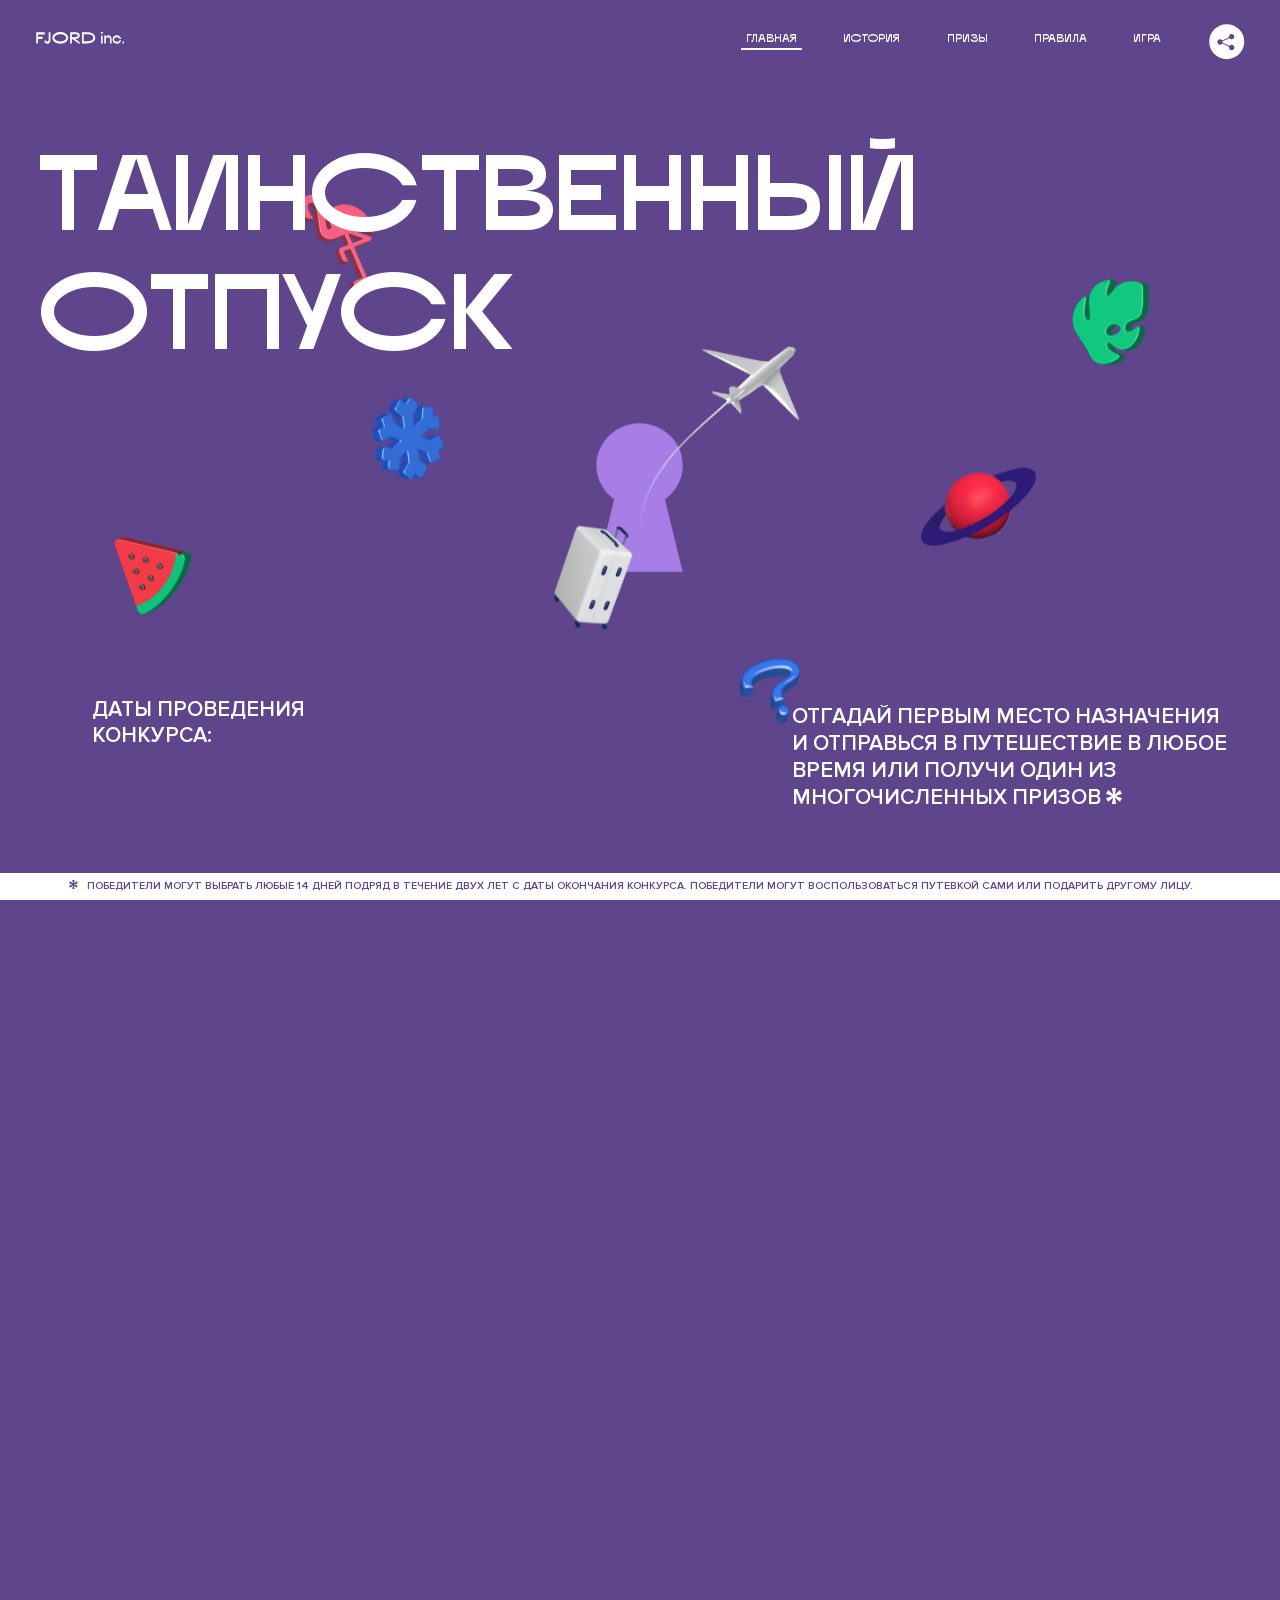
<file: 8/index.html>
<!DOCTYPE html>
<html lang="ru">
<head>
  <meta charset="UTF-8">
  <meta name="description" content="">
  <meta name="viewport" content="width=device-width, initial-scale=1.0">
  <meta http-equiv="X-UA-Compatible" content="ie=edge">
  <title>Mysterious Vacation</title>
<link href="css/style.min.css" rel="stylesheet">  <base href="https://htmlacademy-animation.github.io/2357193-magic-vacation-1/8/">
</head>
<body>

  <header class="page-header js-header">
    <div class="page-header__wrapper">
      <a href="#" class="page-header__logo" aria-label="Перейти на страницу FJORD.Inc">
        <svg width="100" height="15" viewBox="0 0 100 15" fill="none" xmlns="http://www.w3.org/2000/svg">
          <path d="M0.26 1.4V14H2.276V8.906H7.334V6.44H2.276V3.848H9.872V1.4H0.26ZM12.733 14.36C15.127 14.36 16.243 12.65 16.243 9.5V1.4H14.263V8.96C14.263 11.21 13.723 11.876 12.733 11.876C11.833 11.876 11.473 11.3 11.347 10.58L9.36702 10.94C9.63702 13.046 10.663 14.36 12.733 14.36ZM18.3918 7.7C18.3918 11.372 22.3878 14.36 27.3198 14.36C32.2518 14.36 36.2478 11.372 36.2478 7.7C36.2478 4.028 32.2518 1.04 27.3198 1.04C22.3878 1.04 18.3918 4.028 18.3918 7.7ZM20.6058 7.7C20.6058 5.378 23.6118 3.524 27.3198 3.524C30.9918 3.524 33.9798 5.378 33.9798 7.7C33.9798 10.004 30.9918 11.858 27.3198 11.858C23.6118 11.858 20.6058 10.004 20.6058 7.7ZM40.403 14V8.906H40.799L49.079 14.702V12.38L44.039 8.906H44.201C47.999 8.906 49.277 7.304 49.277 5.162C49.277 3.092 47.999 1.4 44.201 1.4H38.387V14H40.403ZM43.535 3.722C45.785 3.722 47.045 4.136 47.045 5.432C47.045 6.764 45.785 7.034 43.535 7.034H40.403V3.722H43.535ZM51.6936 1.382V14H57.8676C62.7456 14 66.7236 11.534 66.7236 7.7C66.7236 3.848 62.7456 1.382 57.8676 1.382H51.6936ZM53.7096 11.624V3.722H57.5436C61.5396 3.722 64.4916 5.018 64.4916 7.7C64.4916 10.238 61.5396 11.624 57.5436 11.624H53.7096ZM73.1832 14.018H74.9832V5H73.1832V14.018ZM72.9132 1.976C72.9132 2.57 73.3992 3.092 74.0832 3.092C74.7492 3.092 75.2352 2.57 75.2352 1.976C75.2352 1.382 74.7672 0.805999 74.0832 0.805999C73.3812 0.805999 72.9132 1.382 72.9132 1.976ZM76.7867 14H78.5687V9.104C78.7487 8.006 79.5947 6.962 81.0887 6.962C82.1147 6.962 83.2667 7.448 83.2667 9.554V14H85.0487V9.014C85.0487 6.152 83.2307 4.73 81.3587 4.73C79.9187 4.73 79.0727 5.558 78.5687 6.854V5H76.7867V14ZM90.9898 14.27C93.5098 14.27 95.3818 12.506 95.7238 10.328H94.0498C93.7258 11.3 92.6998 12.02 90.9898 12.02C88.8478 12.02 87.7678 10.922 87.7678 9.59C87.7678 8.24 88.8478 6.962 90.9898 6.962C92.7538 6.962 93.7978 7.844 94.0858 8.924H95.7418C95.4358 6.71 93.6178 4.73 90.9898 4.73C88.0918 4.73 86.1298 7.124 86.1298 9.59C86.1298 12.074 88.1278 14.27 90.9898 14.27ZM97.0693 12.938C97.0693 13.658 97.5553 14.144 98.2753 14.144C98.9953 14.144 99.4813 13.658 99.4813 12.938C99.4813 12.2 98.9953 11.714 98.2753 11.714C97.5553 11.714 97.0693 12.2 97.0693 12.938Z" fill="currentColor"></path>
        </svg>
      </a>
      <button class="page-header__toggler js-menu-toggler" type="button" aria-label="Управление мобильным меню"><span>Меню</span></button>
      <nav class="page-header__nav">
        <div class="page-header__menu js-menu" id="menu">
          <ul>
            <li>
              <a class="js-menu-link active" href="#top" data-href="top">главная</a>
            </li>
            <li>
              <a class="js-menu-link" href="#story" data-href="story">история</a>
            </li>
            <li>
              <a class="js-menu-link" href="#prizes" data-href="prizes">призы</a>
            </li>
            <li>
              <a class="js-menu-link" href="#rules" data-href="rules">правила</a>
            </li>
            <li>
              <a class="js-menu-link" href="#game" data-href="game">игра</a>
            </li>
          </ul>
        </div>
        <div class="page-header__social">
          <div class="social-block js-social-block">
            <button class="social-block__toggler" aria-label="Управлять блоком с социальными кнопками">
              <svg width="26" height="22" viewBox="0 0 27 22" fill="none" xmlns="http://www.w3.org/2000/svg">
                <path d="M19.6721 7.43664C21.6273 7.43664 23.213 5.85095 23.213 3.89566C23.213 1.94037 21.6273 0.354675 19.6721 0.354675C17.7168 0.354675 16.1311 1.94037 16.1311 3.89566C16.1311 4.19968 16.1728 4.49178 16.2458 4.77345L7.21751 8.95527C6.57519 8.05214 5.52303 7.46049 4.33078 7.46049C2.37549 7.46049 0.789795 9.04618 0.789795 11.0015C0.789795 12.9568 2.37549 14.5425 4.33078 14.5425C5.52303 14.5425 6.57668 13.9508 7.21751 13.0477L16.2458 17.2295C16.1743 17.5112 16.1311 17.8033 16.1311 18.1073C16.1311 20.0626 17.7168 21.6483 19.6721 21.6483C21.6273 21.6483 23.213 20.0626 23.213 18.1073C23.213 16.152 21.6273 14.5663 19.6721 14.5663C18.4798 14.5663 17.4262 15.158 16.7853 16.0611L7.75701 11.8793C7.82854 11.5976 7.87176 11.3055 7.87176 11.0015C7.87176 10.6974 7.83003 10.4053 7.75701 10.1237L16.7853 5.94186C17.4262 6.84499 18.4783 7.43664 19.6721 7.43664Z" fill="currentColor"></path>
              </svg>
            </button>
            <ul class="social-block__list">
              <li>
                <a class="social-block__link social-block__link--fb" href="#" aria-label="Мы на Facebook">
                  <svg width="8" height="17" viewBox="0 0 8 17" fill="none" xmlns="http://www.w3.org/2000/svg">
                    <path d="M4.24646 16.9899H1.09275L1.05793 8.49828H0V5.30707H1.05793V3.81124C1.05793 1.42084 2.57654 0 5.21735 0H7.41758V3.18585H5.30841C4.28262 3.18585 4.2478 3.48582 4.2478 4.24914V5.30707H7.42964L7.16716 8.49828H4.2478V16.9899H4.24646Z" fill="currentColor"></path>
                  </svg>
                </a>
              </li>
              <li>
                <a class="social-block__link social-block__link--insta" href="#" aria-label="Мы в Instagram">
                  <svg width="15" height="15" viewBox="0 0 15 15" fill="none" xmlns="http://www.w3.org/2000/svg">
                    <path d="M11.0197 0H4.19806C2.14246 0 0.471191 1.66993 0.471191 3.72285V10.5499C0.471191 12.6082 2.14112 14.2727 4.19806 14.2727H11.0197C13.0753 14.2727 14.7466 12.6082 14.7466 10.5499V3.72285C14.7466 1.67127 13.0753 0 11.0197 0ZM11.0197 12.4849H4.19806C3.13076 12.4849 2.26432 11.6158 2.26432 10.5512V3.72419C2.26432 2.65956 3.13076 1.79715 4.19806 1.79715H11.0197C12.087 1.79715 12.9535 2.6609 12.9535 3.72419V10.5512C12.9535 11.6145 12.087 12.4849 11.0197 12.4849Z" fill="currentColor"></path>
                    <path d="M7.60887 3.11084C5.38989 3.11084 3.58203 4.9187 3.58203 7.14036C3.58203 9.35532 5.38989 11.1645 7.60887 11.1645C9.83053 11.1645 11.6357 9.35666 11.6357 7.14036C11.6357 4.9187 9.83053 3.11084 7.60887 3.11084ZM7.60887 9.36871C6.37551 9.36871 5.37784 8.37372 5.37784 7.14036C5.37784 5.90699 6.37551 4.90665 7.60887 4.90665C8.83822 4.90665 9.84259 5.90833 9.84259 7.14036C9.84392 8.37238 8.83822 9.36871 7.60887 9.36871Z" fill="currentColor"></path>
                    <path d="M11.3573 2.35962C10.8256 2.35962 10.3931 2.79752 10.3931 3.32381C10.3931 3.85546 10.8256 4.29336 11.3573 4.29336C11.8862 4.29336 12.3215 3.85546 12.3215 3.32381C12.3215 2.79752 11.8862 2.35962 11.3573 2.35962Z" fill="currentColor"></path>
                  </svg>
                </a>
              </li>
              <li>
                <a class="social-block__link social-block__link--vk" href="#" aria-label="Мы ВКонтакте">
                  <svg width="17" height="10" viewBox="0 0 17 10" fill="none" xmlns="http://www.w3.org/2000/svg">
                    <path d="M14.1234 4.9002C14.1234 4.9002 16.3623 1.72708 16.5866 0.680242C16.6595 0.312285 16.4947 0.103188 16.1069 0.103188C16.1069 0.103188 14.8193 0.103188 14.168 0.103188C13.7235 0.103188 13.5587 0.293278 13.4235 0.579768C13.4235 0.579768 12.3724 2.82553 11.0969 4.24712C10.6861 4.70333 10.4781 4.84318 10.2511 4.84318C10.0646 4.84318 9.98625 4.6911 9.98625 4.27834V0.649016C9.98625 0.147997 9.92545 0.00135496 9.5066 0.00135496H6.39628C6.15578 0.00135496 6.0085 0.134417 6.0085 0.324506C6.0085 0.801084 6.73406 0.908351 6.73406 2.20231V4.87305C6.73406 5.40529 6.70569 5.61575 6.45303 5.61575C5.78016 5.61575 4.19528 3.30618 3.30623 0.678887C3.12923 0.145282 2.93737 0 2.43475 0H0.486409C0.205373 0 0 0.190085 0 0.476576C0 0.991172 0.60666 3.40801 2.99277 6.64358C4.59927 8.8201 6.70569 10 8.60269 10C9.76196 10 10.0416 9.80312 10.0416 9.31432V7.63883C10.0416 7.22607 10.2065 7.04956 10.4429 7.04956C10.7078 7.04956 11.1847 7.13238 12.2805 8.22268C13.5843 9.47862 13.6762 10 14.3896 10H16.5676C16.7919 10 17 9.89273 17 9.52342C17 9.02919 16.3623 8.15343 15.384 7.10659C14.9801 6.56755 14.3302 5.98914 14.1248 5.72301C13.8275 5.40801 13.9154 5.23014 14.1234 4.9002Z" fill="currentColor"></path>
                  </svg>
                </a>
              </li>
            </ul>
          </div>
        </div>
      </nav>
    </div>
  </header>

  <main class="page-content">

    <section class="animation-screen"></section>

    <section class="screen screen--hidden screen--intro" id="top">
      <div class="screen__wrapper">
        <div class="intro">
          <h1 class="intro__title">Таинственный отпуск</h1>
          <div class="intro__content">
            <div class="intro__info">
              <p class="intro__label">Даты проведения конкурса:</p>
              <p class="intro__date">01 — 31.05 / 2020</p>
            </div>
            <div class="intro__message">
              <p>
                Отгадай первым место назначения и&nbsp;отправься в&nbsp;путешествие в&nbsp;любое время или получи один из многочисленных призов
                <svg width="16" height="16" viewBox="0 0 10 10" fill="none" xmlns="http://www.w3.org/2000/svg">
                  <path d="M0 6.35337L3.90271 4.99012L0 3.64663L1.34615 1.32374L4.44287 4.01073L3.67364 0H6.34615L5.57692 4.01073L8.65385 1.32374L10 3.64663L6.13405 4.99012L10 6.35337L8.65385 8.65651L5.57692 5.98927L6.34615 10H3.67364L4.44287 5.96952L1.34615 8.65651L0 6.35337Z" fill="currentColor"></path>
                </svg>
              </p>
            </div>
          </div>
        </div>
      </div>
      <div class="screen__footer js-footer">
        <button class="screen__footer-enlarge js-footer-toggler" type="button" aria-label="Показать сообщение">
          <svg width="10" height="10" viewBox="0 0 10 10" fill="none" xmlns="http://www.w3.org/2000/svg">
            <path d="M0 6.35337L3.90271 4.99012L0 3.64663L1.34615 1.32374L4.44287 4.01073L3.67364 0H6.34615L5.57692 4.01073L8.65385 1.32374L10 3.64663L6.13405 4.99012L10 6.35337L8.65385 8.65651L5.57692 5.98927L6.34615 10H3.67364L4.44287 5.96952L1.34615 8.65651L0 6.35337Z" fill="currentColor"></path>
          </svg>
        </button>
        <button class="screen__footer-collapse js-footer-toggler" type="button" aria-label="Скрыть сообщение">
          <svg width="13" height="13" viewBox="0 0 13 13" fill="none" xmlns="http://www.w3.org/2000/svg">
            <line x1="12.3536" y1="0.353553" x2="0.738349" y2="11.9688" stroke="currentColor"></line>
            <line x1="0.738319" y1="0.539925" x2="12.3535" y2="12.1551" stroke="currentColor"></line>
          </svg>
        </button>
        <div class="screen__footer-wrapper">
          <div class="screen__footer-announce">
            <p class="screen__footer-label">Даты проведения конкурса:</p>
            <p class="screen__footer-date">01 — 31.05 / 2020</p>
          </div>
          <div class="screen__footer-note">
            <p>
              <svg width="10" height="10" viewBox="0 0 10 10" fill="none" xmlns="http://www.w3.org/2000/svg">
                <path d="M0 6.35337L3.90271 4.99012L0 3.64663L1.34615 1.32374L4.44287 4.01073L3.67364 0H6.34615L5.57692 4.01073L8.65385 1.32374L10 3.64663L6.13405 4.99012L10 6.35337L8.65385 8.65651L5.57692 5.98927L6.34615 10H3.67364L4.44287 5.96952L1.34615 8.65651L0 6.35337Z" fill="currentColor"></path>
              </svg>
              <span>Победители могут выбрать любые 14 дней подряд в&nbsp;течение двух лет с&nbsp;даты окончания конкурса. Победители могут воспользоваться путевкой сами или подарить другому лицу.</span>
            </p>
          </div>
        </div>
      </div>
    </section>

    <section class="screen screen--hidden screen--story" id="story">

      <div class="slider swiper-container js-slider">

        <div class="swiper-wrapper">

          <div class="slider__item swiper-slide">
            <h2 class="slider__item-title">История</h2>
            <p class="slider__item-text">Джеймс Таргет был основателем компании &laquo;Fjord Inc.&raquo;. С&nbsp;1965 года &laquo;Fjord Inc.&raquo; прославилась надёжными и&nbsp;удобными чемоданами и&nbsp;аксессуарами для туристов.</p>
          </div>

          <div class="slider__item swiper-slide">
            <p class="slider__item-text">Когда Джеймсу было 7&nbsp;лет, в&nbsp;их&nbsp;доме гостил дядюшка и&nbsp;развлекал детей рассказами о&nbsp;своей поездке в&nbsp;место, показавшееся малышу Таргету невероятным. Тогда Джеймс решил, что однажды посетит его, но&nbsp;не&nbsp;будет рассказывать о&nbsp;мечте, пока не&nbsp;осуществит.</p>
          </div>

          <div class="slider__item swiper-slide">
            <p class="slider__item-text">Джеймс Таргет стал увлеченным путешественником. Он&nbsp;посетил 5&nbsp;континентов, 126&nbsp;стран.</p>
          </div>

          <div class="slider__item swiper-slide">
            <p class="slider__item-text">Он&nbsp;сплавлялся по&nbsp;Амазонке и&nbsp;погружался в&nbsp;пещеры Франции, медитировал в&nbsp;горах Тибета и&nbsp;пожимал руку вождя племени Акугауа.</p>
          </div>

          <div class="slider__item swiper-slide">
            <p class="slider__item-text">Из&nbsp;своих поездок Джеймс Таргет привозил идеи, как сделать свои чемоданы &laquo;Fjord Inc.&raquo; удобными и&nbsp;приспособленными к&nbsp;разным дорожным условиям.</p>
          </div>

          <div class="slider__item swiper-slide">
            <p class="slider__item-text">Всё это время Джеймс не&nbsp;оставлял идею поездки своей мечты. Однако, как только он&nbsp;брался за&nbsp;планирование, возникали препятствия, не&nbsp;позволяющие отправиться туда.</p>
          </div>

          <div class="slider__item swiper-slide">
            <p class="slider__item-text">В&nbsp;возрасте 67&nbsp;лет Джеймс Таргет попал под лавину и&nbsp;погиб. В&nbsp;своём завещании он&nbsp;поручил отправить в&nbsp;заветное путешествие трёх смельчаков, единых с&nbsp;ним духом.</p>
          </div>

          <div class="slider__item swiper-slide">
            <p class="slider__item-text">Тех, кто сможет узнать таинственное место, задавая вопросы специально обученному ИИ&nbsp;&laquo;Соне&raquo;, ждет фантастическое путешествие.</p>
          </div>
        </div>
        <div class="slider__controls">
          <button class="slider__control slider__control--prev js-control-prev" type="button" aria-label="Показать предыдущую историю">
            <svg width="12" height="22" viewBox="0 0 12 22" fill="none" xmlns="http://www.w3.org/2000/svg">
              <path d="M11 1L1 11L11 21" stroke="currentColor" stroke-width="2" stroke-linejoin="round"></path>
            </svg>
          </button>
          <button class="slider__control slider__control--next js-control-next" type="button" aria-label="Показать следующую историю">
            <svg width="12" height="22" viewBox="0 0 12 22" fill="none" xmlns="http://www.w3.org/2000/svg">
              <path d="M1 1L11 11L1 21" stroke="currentColor" stroke-width="2" stroke-linejoin="round"></path>
            </svg>
          </button>
        </div>
        <div class="slider__pagination swiper-pagination"></div>
      </div>
    </section>

    <section class="screen screen--hidden screen--prizes" id="prizes">
      <div class="screen__wrapper">
        <div class="prizes">
          <h2 class="prizes__title">ПРизы</h2>
          <div class="prizes__lead">
            <p>Найди ответ и&nbsp;получи один из&nbsp;призов:</p>
          </div>
          <!--<div class="prizes__dirigable">
            <include src="img/module-3/img/primary-award-from.svg"></include>
          </div> -->
          <ul class="prizes__list">
            <li class="prizes__item prizes__item--journeys">
              <div class="prizes__icon">
                <picture>
                  <source srcset="img/prize1-mob.svg" media="(orientation: portrait)">
                  <svg xmlns="http://www.w3.org/2000/svg" xmlns:xlink="http://www.w3.org/1999/xlink" viewbox="0 0 350 330">
  <defs>
    <clipPath id="window">
      <path d="M275,225.43H257.87a17.6,17.6,0,0,1-17.52-17.58V170a17.6,17.6,0,0,1,17.52-17.58H275A17.6,17.6,0,0,1,292.51,170v37.83A17.61,17.61,0,0,1,275,225.43Z"></path>
    </clipPath>
  </defs>

  <g id="dirigable" transform-origin="center">
    <g id="blades">
      <animate attributetype="CSS" attributename="opacity" begin="4s" values="1; 0" keytimes="0; 1" dur="1s" calcmode="linear" fill="freeze"></animate> 
      <animateTransform attributename="transform" type="translate" values="0 5; 0 -5; 0 5" keytimes="0; 0.5; 1" calcmode="linear" dur="3s" repeatcount="indefinite"></animateTransform>
      <path d="M123.23,207.39h9.16a3.29,3.29,0,0,0,3.29-3.3v-5.71a3.29,3.29,0,0,0-3.29-3.3H115.57a1.32,1.32,0,0,0-1.32,1.32v2a9,9,0,0,0,9,9" fill="#068e4d"></path>
      <path d="M123.23,207.39h9.16a3.29,3.29,0,0,0,3.29-3.3v-5.71a3.29,3.29,0,0,0-3.29-3.3H115.57a1.32,1.32,0,0,0-1.32,1.32v2A9,9,0,0,0,123.23,207.39Z" fill="none" stroke="#fff" stroke-linecap="round" stroke-linejoin="round" stroke-width="2"></path>
      <path d="M123.23,173.34h9.16a3.29,3.29,0,0,1,3.29,3.3v5.71a3.29,3.29,0,0,1-3.29,3.3H115.57a1.32,1.32,0,0,1-1.32-1.32v-2a9,9,0,0,1,9-9" fill="#068e4d"></path>
      <path d="M123.23,173.34h9.16a3.29,3.29,0,0,1,3.29,3.3v5.71a3.29,3.29,0,0,1-3.29,3.3H115.57a1.32,1.32,0,0,1-1.32-1.32v-2A9,9,0,0,1,123.23,173.34Z" fill="none" stroke="#fff" stroke-linecap="round" stroke-linejoin="round" stroke-width="2"></path>
    </g>
    <g id="cabina" transform-origin="50% 70%">
      <animateTransform attributename="transform" type="scale" values="1 1; 1 0.8; 1 1" keytimes="0; 0.5; 1" keysplines="0 0 0.59 1; 0.42 0 1 1" calcmode="spline" dur="3s" additive="sum" repeatdur="4s" repeatcount="2"></animateTransform>
      <g>
        <animate attributetype="CSS" attributename="opacity" begin="4s" values="1; 0" keytimes="0; 1" dur="1s" calcmode="linear" fill="freeze"></animate> 
        <path d="M175.44,249.28h48.36a13.27,13.27,0,0,0,13-10.65l3.74-18.32H172.36v25.89A3.09,3.09,0,0,0,175.44,249.28Z" fill="none" stroke="#fff" stroke-linecap="round" stroke-linejoin="round" stroke-width="2"></path>
        <path d="M235.79,241.69h-9.22a8.31,8.31,0,0,1-8.28-8.31V220.31" fill="none" stroke="#fff" stroke-linecap="round" stroke-miterlimit="10" stroke-width="2"></path>
        <path d="M185.64,231.88h-2.05a3.45,3.45,0,0,0-3.43,3.45v2.92a3.45,3.45,0,0,0,3.43,3.45h2.05a3.45,3.45,0,0,0,3.43-3.45v-2.92A3.45,3.45,0,0,0,185.64,231.88Z" fill="none" stroke="#fff" stroke-linecap="round" stroke-linejoin="round" stroke-width="2"></path>
      </g>
      
        <!-- Правое окно дерижабля -->
      <path d="M 198.77 237.55 C 198.774 237.321 198.774 237.092 198.772 236.864 C 198.771 236.635 198.768 236.406 198.767 236.177 C 198.766 235.948 198.767 235.719 198.773 235.491 C 198.779 235.263 198.79 235.034 198.809 234.807 C 199.027 233.174 200.553 231.855 202.2 231.88 C 203.058 231.897 203.919 231.841 204.774 231.921 C 206.407 232.144 207.72 233.681 207.68 235.33 L 207.68 235.33 L 207.68 235.33 C 207.68 236.271 207.68 237.212 207.68 238.153 C 207.758 239.803 206.487 241.375 204.858 241.643 C 204.074 241.749 203.279 241.681 202.49 241.7 C 201.186 241.792 199.861 241.111 199.224 239.961 C 198.773 239.238 198.749 238.374 198.77 237.55" fill="none" stroke="#fff" stroke-linecap="round" stroke-linejoin="round" stroke-width="2">
        <animate attributename="d" values="M 198.77 237.55 C 198.774 237.321 198.774 237.092 198.772 236.864 C 198.771 236.635 198.768 236.406 198.767 236.177 C 198.766 235.948 198.767 235.719 198.773 235.491 C 198.779 235.263 198.79 235.034 198.809 234.807 C 199.027 233.174 200.553 231.855 202.2 231.88 C 203.058 231.897 203.919 231.841 204.774 231.921 C 206.407 232.144 207.72 233.681 207.68 235.33 L 207.68 235.33 L 207.68 235.33 C 207.68 236.271 207.68 237.212 207.68 238.153 C 207.758 239.803 206.487 241.375 204.858 241.643 C 204.074 241.749 203.279 241.681 202.49 241.7 C 201.186 241.792 199.861 241.111 199.224 239.961 C 198.773 239.238 198.749 238.374 198.77 237.55;
                       M 245.484 220.254 C 242.202 216.961 240.355 212.499 240.35 207.85 C 240.35 195.233 240.35 182.617 240.35 170 C 240.355 165.351 242.202 160.889 245.484 157.596 C 248.765 154.303 253.221 152.441 257.87 152.42 C 263.58 152.42 269.29 152.42 275 152.42 C 279.647 152.444 284.1 154.307 287.38 157.6 C 290.659 160.892 292.505 165.353 292.51 170 L 292.51 188.915 L 292.51 207.83 C 292.507 212.48 290.663 216.944 287.384 220.24 C 284.105 223.537 279.65 225.404 275 225.43 C 275 225.43 275 225.43 275 225.43 C 269.29 225.43 263.58 225.43 257.87 225.43 C 253.221 225.409 248.765 223.547 245.484 220.254;" keytimes="0; 1" calcmode="linear" begin="4.3s" dur="0.5s" fill="freeze"></animate> 
      </path>
    </g>
    
    <g id="dirigable-mid">
      <animate attributetype="CSS" attributename="opacity" begin="4s" values="1; 0" keytimes="0; 1" dur="1s" calcmode="linear" fill="freeze"></animate> 
      <path d="M205,227.08c43.38,0,74.86-15.55,74.86-37s-31.48-37-74.86-37c-27.94,0-55.36,13.53-73.46,24.87a14.3,14.3,0,0,0,0,24.21c18.09,11.33,45.52,24.87,73.46,24.87" fill="#068e4d"></path>
      <path d="M205,227.08c43.38,0,74.86-15.55,74.86-37s-31.48-37-74.86-37c-27.94,0-55.36,13.53-73.46,24.87a14.3,14.3,0,0,0,0,24.21C149.63,213.54,177.06,227.08,205,227.08Z" fill="none" stroke="#fff" stroke-width="2"></path>
      <path d="m 205.38824,181.11706 c -28.23,0 -56.45824,0.73294 -73.19824,4.97294 -3.95,1 -6,2.66 -6.08,4.34 -0.16616,-4.62132 2.14832,-8.97956 6.07,-11.43 16.74,-10.5 44.58,-24.68 72.81,-24.68 44.81,0 73.64,16 73.64,35.75 v 0.37 c -0.37,-7.95 -28.71176,-9.32294 -73.24176,-9.32294" fill="#36e69a"></path>
      <path d="M132.18,195.12c16.74,4.27,44.58,10,72.81,10,44.14,0,72.75-6.32,73.6-14.18-0.86,19.34-29.45,34.86-73.6,34.86-28.23,0-56.07-14.19-72.81-24.68a12.88,12.88,0,0,1-6-10.18c0.26,1.61,2.26,3.18,6,4.14" fill="#068e4d"></path>
      <!-- Центр -->
      <path d="M132.18,186.12c16.74-4.27,44.58-10,72.81-10,44.53,0,73.26,6.43,73.61,14.38,0,0.17,0,.34,0,0.51-0.85,7.86-29.45,14.17-73.6,14.17-28.23,0-56.07-5.76-72.81-10-3.79-1-5.79-2.53-6-4.13l0-.51c0.13-1.69,2.15-3.36,6.1-4.37" fill="#25b774">
        <animate attributename="d" values="M 132.18 186.12 C 148.92 181.85 178.701 170.685 206.931 170.685 C 251.461 170.685 278.25 182.55 278.6 190.5 C 278.6 190.67 278.6 190.84 278.6 191.01 C 277.75 198.87 251.091 199.745 206.941 199.745 C 178.711 199.745 148.93 199.42 132.19 195.18 C 128.4 194.18 126.4 192.65 126.19 191.05 L 126.19 190.54 C 126.32 188.85 128.34 187.18 132.29 186.17;
                        M 132.18 186.12 C 148.92 181.85 178.313 178.838 206.543 178.838 C 251.073 178.838 278.25 182.55 278.6 190.5 C 278.6 190.67 278.6 190.84 278.6 191.01 C 277.75 198.87 250.703 207.898 206.553 207.898 C 178.323 207.898 148.93 199.42 132.19 195.18 C 128.4 194.18 126.4 192.65 126.19 191.05 L 126.19 190.54 C 126.32 188.85 128.34 187.18 132.29 186.17;
                        M 132.18 186.12 C 148.92 181.85 178.701 170.685 206.931 170.685 C 251.461 170.685 278.25 182.55 278.6 190.5 C 278.6 190.67 278.6 190.84 278.6 191.01 C 277.75 198.87 251.091 199.745 206.941 199.745 C 178.711 199.745 148.93 199.42 132.19 195.18 C 128.4 194.18 126.4 192.65 126.19 191.05 L 126.19 190.54 C 126.32 188.85 128.34 187.18 132.29 186.17" keytimes="0; 0.5; 1" calcmode="linear" dur="3s" repeatcount="indefinite"></animate> 
      </path>
      <path d="M123.23,173.34h9.16a3.29,3.29,0,0,1,3.29,3.3v5.71a3.29,3.29,0,0,1-3.29,3.3H115.57a1.32,1.32,0,0,1-1.32-1.32v-2a9,9,0,0,1,9-9" fill="#068e4d"></path>
      <path d="M123.23,173.34h9.16a3.29,3.29,0,0,1,3.29,3.3v5.71a3.29,3.29,0,0,1-3.29,3.3H115.57a1.32,1.32,0,0,1-1.32-1.32v-2A9,9,0,0,1,123.23,173.34Z" fill="none" stroke="#fff" stroke-linecap="round" stroke-linejoin="round" stroke-width="2"></path>
      <path d="M123.23,207.39h9.16a3.29,3.29,0,0,0,3.29-3.3v-5.71a3.29,3.29,0,0,0-3.29-3.3H115.57a1.32,1.32,0,0,0-1.32,1.32v2a9,9,0,0,0,9,9" fill="#068e4d"></path>
      <path d="M123.23,207.39h9.16a3.29,3.29,0,0,0,3.29-3.3v-5.71a3.29,3.29,0,0,0-3.29-3.3H115.57a1.32,1.32,0,0,0-1.32,1.32v2A9,9,0,0,0,123.23,207.39Z" fill="none" stroke="#fff" stroke-linecap="round" stroke-linejoin="round" stroke-width="2"></path>
    </g>
  </g>

  <g id="clouds-left">
    <animate attributetype="CSS" attributename="opacity" begin="2s" values="1; 0" keytimes="0; 1" dur="1s" calcmode="linear" fill="freeze"></animate>
    <line x1="68.95" y1="107.8" x2="131.86" y2="107.8" fill="none" stroke="#fff" stroke-linecap="round" stroke-miterlimit="10" stroke-width="2">
      <animateTransform attributename="transform" type="translate" values="300; 0;" keytimes="0; 1" calcmode="linear" dur="3s" repeatcount="indefinite"></animateTransform>
    </line>
    <path d="M41.77,97.54H77.06a12.4,12.4,0,1,1,24.8,0h17.93" fill="none" stroke="#fff" stroke-linecap="round" stroke-miterlimit="10" stroke-width="2">
      <animateTransform attributename="transform" type="translate" values="300; 0;" keytimes="0; 1" keysplines="0 0 0.9 1;" calcmode="spline" dur="3s" additive="sum" repeatcount="indefinite"></animateTransform>
    </path>
  </g>

  <g id="clouds-right">
    <animate attributetype="CSS" attributename="opacity" begin="4s" values="1; 0" keytimes="0; 1" dur="1s" calcmode="linear" fill="freeze"></animate>
    <line x1="258.96" y1="93.19" x2="298.74" y2="93.19" fill="none" stroke="#fff" stroke-linecap="round" stroke-miterlimit="10" stroke-width="2">
      <animateTransform attributename="transform" type="translate" values="300; -200;" keytimes="0; 1" keysplines="0 0 0.9 1;" calcmode="spline" dur="5s" repeatcount="indefinite"></animateTransform>
    </line>
    <g id="clouds">
      <animateTransform attributename="transform" type="translate" values="300; -200;" keytimes="0; 1" calcmode="linear" dur="5s" repeatcount="indefinite"></animateTransform>
      <path d="M278.75,82.91H251.39a12.4,12.4,0,1,0-24.8,0H208.65" fill="none" stroke="#fff" stroke-linecap="round" stroke-miterlimit="10" stroke-width="2"></path>
      <line x1="287.01" y1="82.91" x2="309.21" y2="82.91" fill="none" stroke="#fff" stroke-linecap="round" stroke-miterlimit="10" stroke-width="2"></line>
    </g>
  </g>

  <g id="air-from-dirigable">
    <animate attributetype="CSS" attributename="opacity" begin="4s" values="1; 0" keytimes="0; 1" dur="1s" calcmode="linear" fill="freeze"></animate>
    <line x1="106.25" y1="179.49" x2="84.05" y2="179.49" fill="none" stroke="#fff" stroke-linecap="round" stroke-miterlimit="10" stroke-width="2">
      <animate attributename="x2" from="84.05" to="95" dur="0.3s" repeatcount="indefinite"></animate> 
    </line>
    <line x1="106.25" y1="201.23" x2="84.05" y2="201.23" fill="none" stroke="#fff" stroke-linecap="round" stroke-miterlimit="10" stroke-width="2">
      <animate attributename="x2" from="84.05" to="95" dur="0.2s" repeatcount="indefinite"></animate> 
    </line>
    <line x1="106.25" y1="190.98" x2="68.77" y2="190.98" fill="none" stroke="#fff" stroke-linecap="round" stroke-miterlimit="10" stroke-width="2">
      <animate attributename="x2" from="68.77" to="84.05" dur="0.4s" repeatcount="indefinite"></animate> 
    </line>
  </g>
  
  <g id="mountain">
    <path d="M289.94,327.88H244.88L212.8,296.58a1.89,1.89,0,0,0-2.44,0l-10.2,10.23a1.72,1.72,0,0,1-2.25,0l-19-20.17a2.4,2.4,0,0,0-3.1,0l-26.42,25.64a1.71,1.71,0,0,1-2.25,0l-2.63-2.92a1.71,1.71,0,0,0-2.31,0L124.63,329H80.78" fill="none" stroke="#fff" stroke-linecap="round" stroke-miterlimit="10" stroke-width="2">
      <animate attributename="d" values="M 289.94 327.88 L 244.88 327.88 L 212.8 296.58 C 212.459 296.292 212.027 296.134 211.58 296.134 C 211.133 296.134 210.701 296.292 210.36 296.58 C 206.96 299.99 203.56 303.4 200.16 306.81 C 199.848 307.08 199.448 307.229 199.035 307.229 C 198.622 307.229 198.222 307.08 197.91 306.81 L 178.91 286.64 C 178.477 286.274 177.927 286.072 177.36 286.072 C 176.793 286.072 176.243 286.274 175.81 286.64 L 149.39 312.28 C 149.079 312.552 148.679 312.702 148.265 312.702 C 147.851 312.702 147.451 312.552 147.14 312.28 C 146.263 311.307 145.387 310.333 144.51 309.36 C 144.195 309.071 143.782 308.911 143.355 308.911 C 142.928 308.911 142.515 309.071 142.2 309.36 L 124.63 329 L 80.78 329;
                        M 289.94 327.88 L 244.88 327.88 L 212.8 312.914 C 212.565 312.716 212.294 312.583 212.011 312.517 C 211.728 312.451 211.432 312.451 211.149 312.517 C 210.866 312.583 210.595 312.716 210.36 312.914 C 206.868 318.063 203.377 323.211 199.885 328.36 C 199.239 328.919 198.281 328.919 197.635 328.36 L 178.91 302.974 C 178.463 302.596 177.911 302.407 177.36 302.407 C 176.809 302.407 176.257 302.596 175.81 302.974 L 149.39 328.614 C 148.746 329.177 147.784 329.177 147.14 328.614 C 146.263 327.641 145.387 326.668 144.51 325.694 C 144.292 325.495 144.035 325.362 143.766 325.295 C 143.496 325.229 143.214 325.229 142.944 325.295 C 142.675 325.362 142.418 325.495 142.2 325.694 L 124.63 329 L 80.78 329;
                        M 289.94 327.88 L 244.88 327.88 L 212.8 327.052 C 212.565 326.854 212.294 326.721 212.011 326.655 C 211.728 326.589 211.432 326.589 211.149 326.655 C 210.866 326.721 210.595 326.854 210.36 327.052 C 206.868 327.488 203.377 327.924 199.885 328.36 C 199.239 328.919 198.281 328.919 197.635 328.36 L 178.498 325.485 C 178.051 325.107 177.567 325.072 177.049 325.149 C 176.531 325.226 175.98 325.415 175.398 325.485 L 149.39 328.614 C 148.746 329.177 147.784 329.177 147.14 328.614 C 146.702 328.128 146.263 327.641 145.825 327.154 C 145.387 326.668 144.948 326.181 144.51 325.694 C 144.183 325.395 143.769 325.245 143.355 325.245 C 142.941 325.245 142.527 325.395 142.2 325.694 L 124.63 329 L 80.78 329;
                        M 289.94 328.978 C 288.142 328.998 286.001 329.017 283.565 329.033 C 281.129 329.05 278.396 329.065 275.412 329.078 C 272.429 329.092 269.194 329.104 265.754 329.114 C 262.314 329.125 258.667 329.134 254.861 329.142 C 251.055 329.15 247.088 329.156 243.006 329.161 C 238.924 329.166 234.727 329.17 230.461 329.173 C 226.194 329.176 221.857 329.178 217.496 329.179 C 213.135 329.179 208.75 329.179 204.385 329.178 C 200.021 329.176 195.677 329.174 191.399 329.171 C 187.122 329.168 182.91 329.165 178.81 329.16 C 174.71 329.156 170.722 329.151 166.89 329.145 C 163.058 329.139 159.383 329.133 155.91 329.126 C 152.437 329.119 149.166 329.112 146.142 329.104 C 143.118 329.097 140.342 329.088 137.858 329.08 C 135.374 329.072 133.183 329.063 131.33 329.054 C 129.477 329.045 127.962 329.036 126.83 329.027 C 125.699 329.018 124.95 329.009 124.63 329 L 80.78 329" keytimes="0; 0.3; 0.6; 1" calcmode="linear" dur="1s" begin="4s" fill="freeze"></animate> 
    </path>
  </g>

  <g id="skis" opacity="0">
    <animate attributetype="CSS" attributename="opacity" begin="4.5s" values="0; 1" keytimes="0; 1" dur="1s" calcmode="linear" fill="freeze"></animate> 
    <animateTransform attributename="transform" type="translate" values="-300; 0;" keytimes="0; 1" keysplines="0 0 0.8 1;" calcmode="spline" dur="0.5s" begin="4.7s" additive="sum" fill="freeze"></animateTransform>
    <path d="M91.14,327.79a2.2,2.2,0,0,1-2-2.36l13.66-193.17c1.1-15.49-4.8-21.92-8.75-24.47a1.35,1.35,0,0,1,.53-2.45C103,104,122.18,104,120,134.19L106.43,326.67a2.2,2.2,0,0,1-2.35,2Z" fill="#fff"></path>
    <path d="M124.5,328.17a2.2,2.2,0,0,1-2.17-2.23l2.24-193.63c0.19-15.53-6.07-21.61-10.16-23.91a1.35,1.35,0,0,1,.39-2.47c8.36-1.9,27.49-3,27.15,27.28l-2.25,192.93a2.2,2.2,0,0,1-2.22,2.18Z" fill="#fff"></path>
  </g>

  <g id="chair" opacity="0">
    <animate attributetype="CSS" attributename="opacity" begin="4.5s" values="0; 1" keytimes="0; 1" dur="1s" calcmode="linear" fill="freeze"></animate> 
    <animateTransform attributename="transform" type="translate" values="-300; 0;" keytimes="0; 1" keysplines="0 0 0.8 1;" calcmode="spline" dur="0.5s" begin="4.5s" additive="sum" fill="freeze"></animateTransform>
    <path d="M257.5,259.82H196.76V245.63h55.09a9.92,9.92,0,0,1,9.9,9.93,4.26,4.26,0,0,1-4.25,4.25" fill="#a67ee5"></path>
    <path d="M257.5,259.82H196.76V245.63h55.09a9.92,9.92,0,0,1,9.9,9.93A4.26,4.26,0,0,1,257.5,259.82Z" fill="none" stroke="#fff" stroke-miterlimit="10" stroke-width="2"></path>
    <polygon points="185.47 328.31 171.5 328.31 165.19 286.72 179.16 286.72 185.47 328.31" fill="#a67ee5"></polygon>
    <polygon points="185.47 328.31 171.5 328.31 165.19 286.72 179.16 286.72 185.47 328.31" fill="none" stroke="#fff" stroke-miterlimit="10" stroke-width="2"></polygon>
    <polygon points="235.03 328.31 221.06 328.31 214.76 286.72 228.72 286.72 235.03 328.31" fill="#a67ee5"></polygon>
    <polygon points="235.03 328.31 221.06 328.31 214.76 286.72 228.72 286.72 235.03 328.31" fill="none" stroke="#fff" stroke-miterlimit="10" stroke-width="2"></polygon>
    <path d="M281.33,272.45H225.44a5.59,5.59,0,0,1-5.53-4.77l-10.86-72.24a17.71,17.71,0,0,0-12.49-31.31H141.48L141.16,267l15.77,23.35,47.19,8.39a12.3,12.3,0,0,0,4.22.75h73a13.53,13.53,0,0,0,0-27.06" fill="#a67ee5"></path>
    <path d="M281.33,272.45H225.44a5.59,5.59,0,0,1-5.53-4.77l-10.86-72.24a17.71,17.71,0,0,0-12.49-31.31H141.48L141.16,267l15.77,23.35,47.19,8.39a12.3,12.3,0,0,0,4.22.75h73A13.53,13.53,0,0,0,281.33,272.45Z" fill="none" stroke="#fff" stroke-miterlimit="10" stroke-width="2"></path>
    <path d="M162.42,267.69l-10.86-72.24a17.71,17.71,0,1,0-29-13.61,18,18,0,0,0,.79,5.25L138.65,289a12.36,12.36,0,0,0,12.21,10.54h73a13.53,13.53,0,0,0,0-27.05H167.95a5.62,5.62,0,0,1-5.53-4.78" fill="#a67ee5"></path>
    <path d="M162.42,267.69l-10.86-72.24a17.71,17.71,0,1,0-29-13.61,18,18,0,0,0,.79,5.25L138.65,289a12.36,12.36,0,0,0,12.21,10.54h73a13.53,13.53,0,0,0,0-27.05H167.95A5.62,5.62,0,0,1,162.42,267.69Z" fill="none" stroke="#fff" stroke-miterlimit="10" stroke-width="2"></path>
    <path d="M206.26,259.82h-72l-2.13-14.19H200.6a9.92,9.92,0,0,1,9.9,9.93,4.26,4.26,0,0,1-4.25,4.25" fill="#a67ee5"></path>
    <path d="M206.26,259.82h-72l-2.13-14.19H200.6a9.92,9.92,0,0,1,9.9,9.93A4.26,4.26,0,0,1,206.26,259.82Z" fill="none" stroke="#fff" stroke-miterlimit="10" stroke-width="2"></path>
    <line x1="151.57" y1="195.44" x2="209.05" y2="195.44" fill="none" stroke="#fff" stroke-linecap="round" stroke-miterlimit="10" stroke-width="2"></line>
  </g>

  <g id="branch" opacity="0" transform-origin="40% 100%">
  <animate attributetype="CSS" attributename="opacity" begin="4.9s" values="0; 1" keytimes="0; 1" dur="1s" calcmode="linear" fill="freeze"></animate> 
    <animateTransform attributename="transform" type="translate" values="-300; 0;" keytimes="0; 1" keysplines="0 0 0.8 1;" calcmode="spline" dur="0.5s" begin="4.9s" additive="sum" fill="freeze"></animateTransform>
    <animateTransform attributename="transform" type="rotate" values="-10; 9; -8; 7; -5; 3; -2; 1" keytimes="0; 0.15; 0.3; 0.45; 0.6; 0.75; 0.92; 1" calcmode="linear" dur="3s" begin="5s" fill="freeze"></animateTransform>
    <path d="M79.18,194A131,131,0,0,1,94.77,220.9a255,255,0,0,1-20.08-23.55,259,259,0,0,1-17.07-25.88A131.72,131.72,0,0,1,79.18,194" fill="#36e69a"></path>
    <path d="M80.94,214.39a127.19,127.19,0,0,1,22.8,20.49A242.09,242.09,0,0,1,77.9,219.17a235.86,235.86,0,0,1-23.42-18.7,119.82,119.82,0,0,1,26.46,13.92" fill="#36e69a"></path>
    <path d="M93.66,205.48a258.38,258.38,0,0,0,10.08,29.39,125.63,125.63,0,0,0-4.5-30.52,135.9,135.9,0,0,0-12.06-29.44,260.33,260.33,0,0,0,6.47,30.57" fill="#36e69a"></path>
    <path d="M107.32,213.52a250.14,250.14,0,0,0,2.06,30.67,119.93,119.93,0,0,0,3.76-30.05,131.24,131.24,0,0,0-4-31.36,238.1,238.1,0,0,0-1.87,30.74" fill="#25b774"></path>
    <path d="M83.08,229.56a121.93,121.93,0,0,1,26.29,14.64A225.91,225.91,0,0,1,81.21,235a228.11,228.11,0,0,1-26.37-12.69,113.61,113.61,0,0,1,28.25,7.29" fill="#25b774"></path>
    <path d="M88.06,243.83A118.11,118.11,0,0,1,115.62,255a211,211,0,0,1-28.78-5.6,220.87,220.87,0,0,1-27.42-9.33,114,114,0,0,1,28.65,3.73" fill="#25b774"></path>
    <path d="M118.71,224.79a238,238,0,0,0-3.1,30.25,117.11,117.11,0,0,0,8.82-28.54,127.44,127.44,0,0,0,1.42-31.19,213.92,213.92,0,0,0-7.15,29.48" fill="#25b774"></path>
    <path d="M98.86,262a118.24,118.24,0,0,1,27.07,12.34,212.3,212.3,0,0,1-28.53-6.79,220.78,220.78,0,0,1-27-10.45A114.06,114.06,0,0,1,98.86,262" fill="#068e4d"></path>
    <path d="M130.27,244.29a236.56,236.56,0,0,0-4.34,30.1,116.94,116.94,0,0,0,10-28.16,127.42,127.42,0,0,0,2.71-31.1,214.43,214.43,0,0,0-8.36,29.16" fill="#068e4d"></path>
    <path d="M108.9,280.69a118.21,118.21,0,0,1,26.54,13.47,213.62,213.62,0,0,1-28.23-8,221.65,221.65,0,0,1-26.55-11.57,113.82,113.82,0,0,1,28.24,6.08" fill="#068e4d"></path>
    <path d="M141,264.26a236.09,236.09,0,0,0-5.58,29.9,117.46,117.46,0,0,0,11.15-27.73,127.2,127.2,0,0,0,4-31A214.24,214.24,0,0,0,141,264.26" fill="#068e4d"></path>
    <path d="M92.62,217.67A529.26,529.26,0,0,1,149.48,328" fill="none" stroke="#36e69a" stroke-linecap="round" stroke-linejoin="round" stroke-width="2"></path>
  </g>

  <g clip-path="url(#window)">
    <g id="clouds" transform="translate(220 160)" opacity="0">
      <animate attributetype="CSS" attributename="opacity" begin="5s" values="0; 1" keytimes="0; 1" dur="1s" calcmode="linear" fill="freeze"></animate> 
      <animateTransform attributename="transform" type="translate" values="320 160; -100 160;" keytimes="0; 1" calcmode="linear" dur="4s" repeatcount="indefinite"></animateTransform>
      <line x1="28.18" y1="38.34" x2="91.09" y2="38.34" fill="none" stroke="#fff" stroke-linecap="round" stroke-miterlimit="10" stroke-width="2"></line>
      <path d="M41.77,97.54H77.06a12.4,12.4,0,1,1,24.8,0h17.93" transform="translate(-40.77 -69.46)" fill="none" stroke="#fff" stroke-linecap="round" stroke-miterlimit="10" stroke-width="2"></path>
      <line x1="218.19" y1="23.72" x2="257.97" y2="23.72" fill="none" stroke="#fff" stroke-linecap="round" stroke-miterlimit="10" stroke-width="2"></line>
      <path d="M278.75,82.91H251.39a12.4,12.4,0,1,0-24.8,0H208.65" transform="translate(-40.77 -69.46)" fill="none" stroke="#fff" stroke-linecap="round" stroke-miterlimit="10" stroke-width="2"></path>
      <line x1="246.24" y1="13.45" x2="268.43" y2="13.45" fill="none" stroke="#fff" stroke-linecap="round" stroke-miterlimit="10" stroke-width="2"></line>
    </g>
  </g>
</svg>
                </picture>
              </div>
              <p class="prizes__desc">
                <b>3</b>
                <span>загадочных путешествия</span>
              </p>
            </li>
            <li class="prizes__item prizes__item--cases">
              <div class="prizes__icon">
                <picture>
                  <source srcset="img/prize2-mob.svg" media="(orientation: portrait)">
                  <svg id="svg-root-2" xmlns="http://www.w3.org/2000/svg" xmlns:xlink="http://www.w3.org/1999/xlink" viewbox="0 0 350 330">
  <g id="clouds" opacity="0">
    <animate attributetype="CSS" attributename="opacity" begin="1s" values="0; 1" keytimes="0; 1" dur="0.3s" calcmode="linear" fill="freeze"></animate>
    <animateTransform attributename="transform" type="opacity" values="0; 1" keytimes="0; 1" keysplines="0 0 0.8 1;" calcmode="spline" dur="0.5s" begin="3.5s" additive="sum" fill="freeze"></animateTransform>
    <animateTransform attributename="transform" type="translate" values="0 0; 0 -300;" keytimes="0; 1" keysplines="0 0 0.8 1;" calcmode="spline" dur="0.5s" begin="3.5s" additive="sum" fill="freeze"></animateTransform>
    <g id="top-cloud">
      <animateTransform attributename="transform" type="translate" values="50; 0;" keytimes="0; 1" keysplines="0 0 0.8 1;" calcmode="spline" dur="0.5s" begin="1s" additive="sum"></animateTransform>
      <line x1="65.43" y1="77.72" x2="105.21" y2="77.72" fill="none" stroke="#fff" stroke-linecap="round" stroke-miterlimit="10" stroke-width="2"></line>
      <path d="M85.22,67.45H57.86a12.4,12.4,0,1,0-24.8,0H15.13" fill="none" stroke="#fff" stroke-linecap="round" stroke-miterlimit="10" stroke-width="2"></path>
      <line x1="93.48" y1="67.45" x2="115.68" y2="67.45" fill="none" stroke="#fff" stroke-linecap="round" stroke-miterlimit="10" stroke-width="2"></line>
    </g>

    <g id="bottom-cloud">
      <animateTransform attributename="transform" type="translate" values="50; 0;" keytimes="0; 1" keysplines="0 0 0.8 1;" calcmode="spline" dur="0.9s" begin="1s" additive="sum"></animateTransform>
      <line x1="272.13" y1="145.27" x2="311.9" y2="145.27" fill="none" stroke="#fff" stroke-linecap="round" stroke-miterlimit="10" stroke-width="2"></line>
      <line x1="300.17" y1="135" x2="322.37" y2="135" fill="none" stroke="#fff" stroke-linecap="round" stroke-miterlimit="10" stroke-width="2"></line>
      <path d="M235.77,119H216.32a35.49,35.49,0,0,0-68-13.69A26.34,26.34,0,0,0,135.43,102a26.72,26.72,0,0,0-24.8,17H95.48a10.49,10.49,0,0,0,0,21h140.3a10.49,10.49,0,0,0,0-21" fill="#fff"></path>
    </g>
  </g>

  <g id="big-leaf" opacity="0" transform-origin="75% 100%">
    <animate attributetype="CSS" attributename="opacity" begin="1s" values="0; 1" keytimes="0; 1" dur="1s" calcmode="linear" fill="freeze"></animate>
    <animateTransform attributename="transform" type="rotate" values="0; -3; 3; -5; 5; -7; 7; -4; 3; -2; 0" keytimes="0; 0.1; 0.15; 0.2; 0.25; 0.3; 0.6; 0.7; 0.8; 0.9; 1" begin="1s" calcmode="linear" dur="5s" additive="sum" repeatcount="indefinite"></animateTransform>
    <path d="M263.47,206.82a2,2,0,0,1,3.15,2c-1,7-2.07,20.33,4.85,19.4,4.94-.66-16.65-31.53,19.32-38.16a2,2,0,0,1,2.18,2.89c-1.32,2.74-2.83,6.61-2.73,9.9a2,2,0,0,0,3.71,1c4.1-6.15,15.1-17.86,36.59-10.7a2,2,0,0,1,1.35,1.54c0.93,4.8,4.13,23.24-.29,28.72-5.09,6.31-15,4.14-16.18,10.25-1.3,6.91,7.51,4.82,13.42-.22a2,2,0,0,1,3.32,1.64c-0.25,5.45-2.18,14-11.12,18.69-13.78,7.21-23.48-7-25.19-3.88-2.59,4.66,7.94,8.47,13.78,10.18a2,2,0,0,1,.61,3.59c-10.52,7.74-29.13,10.28-37-5.41-8.3-16.59-12.93-12.49-18.19-20.38-5.71-8.57-4.33-22.54,8.38-31.05m29.4,32.47c0.5,2.73,5.2,3.51,8.35,2.94s8.47-3.83,8-6.56-6.62-3.9-9.78-3.33-7.05,4.22-6.55,6.95" fill="#e81a5a"></path>
    <path d="M263,327.88s-4.91-70.27,5.54-80.72" fill="none" stroke="#e81a5a" stroke-miterlimit="10" stroke-width="2"></path>
  </g>

  <g id="suitcase" transform="translate(-200 -275)" opacity="0" transform-origin="60% 85%">
    <animate attributetype="CSS" attributename="opacity" begin="3s" values="0; 1" keytimes="0; 1" dur="0.3s" additive="sum" calcmode="linear" fill="freeze"></animate>
    <animateTransform attributename="transform" type="scale" values="0; 0.2; 0.5; 1" keytimes="0; 0.2; 0.6; 1" begin="3s" keysplines="0 0 0.59 1; 0.42 0 1 1; 0 0 0.59 1" calcmode="spline" dur="1267ms" additive="sum" fill="freeze"></animateTransform>
    <animateTransform attributename="transform" type="rotate" values="30; -30; 20; 18.29; -6.48; 0" keytimes="0; 0.31; 0.6; 0.73; 0.92; 1" begin="3s" keysplines="0.33 0 0.67 1; 0.33 0 0.67 1;  0.33 0 0.67 1;  0.33 0 0.67 1; 0.17 0 0.83 1" calcmode="spline" dur="1267ms" additive="sum" fill="freeze"></animateTransform>
    <animateMotion dur="1267ms" begin="3s" fill="freeze" path="M179,111c24.19-9.24,29.8-15.84,29.42-20.44C207.18,75.43,138.73,51.78,96,84c-2.93,2.21-31.66,24.52-29,54,3.54,39.18,59.83,61.15,75.7,67.35,53.65,20.94,94.43,8.79,101.78,27.18,2.89,7.25.78,19.69-21.48,42.47"></animateMotion>
    <path d="M251.89,328.88a3.54,3.54,0,0,0,3.53-3.53v-5.07a3.53,3.53,0,1,0-7.06,0v5.07a3.55,3.55,0,0,0,3.53,3.53" fill="#a67ee5"></path>
    <path d="M251.89,328.88a3.54,3.54,0,0,0,3.53-3.53v-5.07a3.53,3.53,0,1,0-7.06,0v5.07A3.55,3.55,0,0,0,251.89,328.88Z" fill="none" stroke="#fff" stroke-miterlimit="10" stroke-width="2"></path>
    <path d="M176.35,328.88a3.54,3.54,0,0,0,3.53-3.53v-5.07a3.53,3.53,0,1,0-7.06,0v5.07a3.54,3.54,0,0,0,3.53,3.53" fill="#a67ee5"></path>
    <path d="M176.35,328.88a3.54,3.54,0,0,0,3.53-3.53v-5.07a3.53,3.53,0,1,0-7.06,0v5.07A3.54,3.54,0,0,0,176.35,328.88Z" fill="none" stroke="#fff" stroke-miterlimit="10" stroke-width="2"></path>
    <path d="M170.92,320.29h74.5a11.38,11.38,0,0,0,11.35-11.35V242.86a11.38,11.38,0,0,0-11.35-11.35h-74.5a11.38,11.38,0,0,0-11.35,11.35v66.08a11.38,11.38,0,0,0,11.35,11.35" fill="#a67ee5"></path>
    <rect x="159.57" y="231.51" width="97.2" height="88.78" rx="11.35" ry="11.35" fill="none" stroke="#fff" stroke-miterlimit="10" stroke-width="2"></rect>
    <path d="M199.26,219.15h32.4a4.09,4.09,0,0,1,4.08,4.08v16a1.19,1.19,0,0,1-1.19,1.19h-2.7a1.19,1.19,0,0,1-1.19-1.19V224.86a1.27,1.27,0,0,0-1.27-1.27H201.53a1.27,1.27,0,0,0-1.27,1.27v14.38a1.19,1.19,0,0,1-1.19,1.19h-2.7a1.19,1.19,0,0,1-1.19-1.19v-16a4.1,4.1,0,0,1,4.09-4.08" fill="#a67ee5"></path>
    <path d="M199.26,219.15h32.4a4.09,4.09,0,0,1,4.08,4.08v16a1.19,1.19,0,0,1-1.19,1.19h-2.7a1.19,1.19,0,0,1-1.19-1.19V224.86a1.27,1.27,0,0,0-1.27-1.27H201.53a1.27,1.27,0,0,0-1.27,1.27v14.38a1.19,1.19,0,0,1-1.19,1.19h-2.7a1.19,1.19,0,0,1-1.19-1.19v-16A4.1,4.1,0,0,1,199.26,219.15Z" fill="none" stroke="#fff" stroke-miterlimit="10" stroke-width="2"></path>
    <path d="M185.34,320.29h74.5a11.38,11.38,0,0,0,11.35-11.35V242.86a11.38,11.38,0,0,0-11.35-11.35h-74.5A11.38,11.38,0,0,0,174,242.86v66.08a11.39,11.39,0,0,0,11.35,11.35" fill="#a67ee5"></path>
    <path d="M185.34,320.29h74.5a11.38,11.38,0,0,0,11.35-11.35V242.86a11.38,11.38,0,0,0-11.35-11.35h-74.5A11.38,11.38,0,0,0,174,242.86v66.08A11.39,11.39,0,0,0,185.34,320.29Z" fill="none" stroke="#fff" stroke-miterlimit="10" stroke-width="2"></path>
    <line x1="254.22" y1="252.43" x2="190.97" y2="252.43" fill="none" stroke="#fff" stroke-linecap="round" stroke-miterlimit="10" stroke-width="2"></line>
    <line x1="254.22" y1="275.9" x2="190.97" y2="275.9" fill="none" stroke="#fff" stroke-linecap="round" stroke-miterlimit="10" stroke-width="2"></line>
    <line x1="254.22" y1="299.38" x2="190.97" y2="299.38" fill="none" stroke="#fff" stroke-linecap="round" stroke-miterlimit="10" stroke-width="2"></line>
    <path d="M168.12,253.68h0.67v44.46h-0.67a3.53,3.53,0,0,1-3.52-3.51V257.2a3.52,3.52,0,0,1,3.52-3.52" fill="#a67ee5"></path>
    <path d="M168.12,253.68h0.67v44.46h-0.67a3.53,3.53,0,0,1-3.52-3.51V257.2A3.52,3.52,0,0,1,168.12,253.68Z" fill="none" stroke="#fff" stroke-miterlimit="10" stroke-width="2"></path>

    <line x1="215.46" y1="218.86" x2="159.87" y2="139.03" fill="none" stroke="#fff" stroke-linecap="round" stroke-linejoin="round" stroke-width="2"></line>
    <line x1="215.46" y1="218.86" x2="196.93" y2="139.03" fill="none" stroke="#fff" stroke-linecap="round" stroke-linejoin="round" stroke-width="2"></line>
    <line x1="233.99" y1="139.03" x2="215.46" y2="218.86" fill="none" stroke="#fff" stroke-linecap="round" stroke-linejoin="round" stroke-width="2"></line>
    <line x1="271.04" y1="139.03" x2="215.46" y2="218.86" fill="none" stroke="#fff" stroke-linecap="round" stroke-linejoin="round" stroke-width="2"></line>
    <g>
      <path d="M215.46,83.44A55.58,55.58,0,0,1,271,139c0-6.76-8.3-12.25-18.53-12.25s-18.31,5.35-18.52,12c0,0.08,0,.17,0,0.26,0-6.76-8.3-12.25-18.53-12.25s-18.54,5.49-18.54,12.25c0-.09,0-0.17,0-0.26-0.22-6.64-8.42-12-18.52-12s-18.52,5.49-18.52,12.25a55.58,55.58,0,0,1,55.59-55.59m0-1.66A57.31,57.31,0,0,0,158.22,139a1.66,1.66,0,1,0,3.32,0c0-5.84,7.57-10.59,16.87-10.59,9.11,0,16.68,4.66,16.86,10.38V139a1.66,1.66,0,0,0,3.32,0c0-5.84,7.57-10.59,16.87-10.59s16.87,4.75,16.87,10.59a1.66,1.66,0,0,0,3.32,0v-0.21c0.18-5.73,7.74-10.39,16.86-10.39,9.3,0,16.87,4.75,16.87,10.59a1.66,1.66,0,1,0,3.32,0,57.3,57.3,0,0,0-57.23-57.25" fill="#fff"></path>
      <path d="M215.46,83.44c9.92,0,18,20.9,18.54,55.33,0.21-6.65,8.41-12,18.52-12S271,132.27,271,139a55.59,55.59,0,0,0-55.59-55.59" fill="#e81a5a"></path>
      <path d="M215.45,83.44A55.58,55.58,0,0,0,159.87,139c0-6.76,8.3-12.25,18.52-12.25s18.3,5.35,18.52,12c0.52-34.43,8.61-55.32,18.53-55.32" fill="#fe6183"></path>
      <path d="M215.46,83.44c-9.93,0-18,20.9-18.54,55.32,0,0.09,0,.17,0,0.26,0-6.76,8.3-12.25,18.53-12.25S234,132.27,234,139c0-.09,0-0.17,0-0.26-0.51-34.43-8.6-55.33-18.52-55.33" fill="#f7396b"></path>
    </g>
  </g>

  <g id="small-leaf" opacity="0" transform-origin="70% 100%">
    <animateTransform attributename="transform" type="rotate" values="0; -3; 3; -5; 5; -7; 7; -4; 3; -2; 0" keytimes="0; 0.2; 0.3; 0.4; 0.45; 0.5; 0.55; 0.6; 0.8; 0.9; 1" begin="1s" calcmode="linear" dur="4s" additive="sum" repeatcount="indefinite"></animateTransform>
    <animate attributetype="CSS" attributename="opacity" begin="1s" values="0; 1" keytimes="0; 1" dur="1s" calcmode="linear" fill="freeze"></animate>
    <path d="M322.92,283.4a2.14,2.14,0,0,1,.55,2.17c-1.06,3.43-4.58,12.85-12.1,16.34-5.13,2.38-8.33-2.7-10.92.77s2.1,5,6.92,4.31a2.16,2.16,0,0,1,2.14,3.34A14.34,14.34,0,0,1,297.78,317c-10.84.27-12.55-11.58-14.57-10.19-2.72,1.89,1.27,6.55,4.39,9.57a2.16,2.16,0,0,1-1.3,3.71c-8.76.84-19.72-3.51-19.8-15-0.08-12.94-4.25-11.8-5.11-18.35-0.91-6.88,3.88-14.88,13.74-16.69a2.16,2.16,0,0,1,2.31,3.11c-2.41,4.73-6,12.6-2.82,12.56,3.46,0-1.58-22.58,28.43-15.26a2.16,2.16,0,0,1,1.09,3.54l-0.1.11a2.16,2.16,0,0,0,2.41,3.45c3.66-1.52,9.16-1.27,16.47,5.84" fill="#fe6183"></path>
    <path d="M245.13,327.88s3.48-30.11,21.7-30.11" fill="none" stroke="#fe6183" stroke-miterlimit="10" stroke-width="2"></path>
  </g>
  
  <g id="bottom-line" transform="translate(-284 0)">
    <animateTransform attributename="transform" type="translate" values="-284 0; 0 0;" keytimes="0; 1" keysplines="0 0 0.8 1;" calcmode="spline" fill="freeze" begin="1s" dur="0.4s"></animateTransform>
    <line x1="41.13" y1="329" x2="283.79" y2="329" fill="none" stroke="#fff" stroke-width="2">
      <animate attributename="x1" from="41.13" to="147.13" dur="0.4s" begin="1.3s" fill="freeze"></animate> 
    </line>
  </g>
</svg>

                </picture>
              </div>
              <p class="prizes__desc">
                <b>7</b>
                <span>надежных чемоданов</span>
              </p>
            </li>
            <li class="prizes__item prizes__item--codes">
              <div class="prizes__icon">
                <picture>
                  <source srcset="img/prize3-mob.svg" media="(orientation: portrait)">
                  <img src="img/prize3.svg" alt="">
                </picture>
              </div>
              <p class="prizes__desc">
                <b>900</b>
                <span>
                  промокодов на&nbsp;скидку 15%
                  <svg width="10" height="10" viewBox="0 0 10 10" fill="none" xmlns="http://www.w3.org/2000/svg">
                    <path d="M0 6.35337L3.90271 4.99012L0 3.64663L1.34615 1.32374L4.44287 4.01073L3.67364 0H6.34615L5.57692 4.01073L8.65385 1.32374L10 3.64663L6.13405 4.99012L10 6.35337L8.65385 8.65651L5.57692 5.98927L6.34615 10H3.67364L4.44287 5.96952L1.34615 8.65651L0 6.35337Z" fill="currentColor"></path>
                  </svg>
                </span>
              </p>
            </li>
          </ul>
        </div>
      </div>
      <div class="screen__footer js-footer">
        <button class="screen__footer-enlarge js-footer-toggler" type="button" aria-label="Показать сообщение">
          <svg width="10" height="10" viewBox="0 0 10 10" fill="none" xmlns="http://www.w3.org/2000/svg">
            <path d="M0 6.35337L3.90271 4.99012L0 3.64663L1.34615 1.32374L4.44287 4.01073L3.67364 0H6.34615L5.57692 4.01073L8.65385 1.32374L10 3.64663L6.13405 4.99012L10 6.35337L8.65385 8.65651L5.57692 5.98927L6.34615 10H3.67364L4.44287 5.96952L1.34615 8.65651L0 6.35337Z" fill="currentColor"></path>
          </svg>
        </button>
        <button class="screen__footer-collapse js-footer-toggler" type="button" aria-label="Скрыть сообщение">
          <svg width="13" height="13" viewBox="0 0 13 13" fill="none" xmlns="http://www.w3.org/2000/svg">
            <line x1="12.3536" y1="0.353553" x2="0.738349" y2="11.9688" stroke="currentColor"></line>
            <line x1="0.738319" y1="0.539925" x2="12.3535" y2="12.1551" stroke="currentColor"></line>
          </svg>
        </button>
        <div class="screen__footer-wrapper">
          <div class="screen__footer-announce">
            <p class="screen__footer-label">Даты проведения конкурса:</p>
            <p class="screen__footer-date">01 — 31.05 / 2020</p>
          </div>
          <div class="screen__footer-note">
            <p>
              <svg width="10" height="10" viewBox="0 0 10 10" fill="none" xmlns="http://www.w3.org/2000/svg">
                <path d="M0 6.35337L3.90271 4.99012L0 3.64663L1.34615 1.32374L4.44287 4.01073L3.67364 0H6.34615L5.57692 4.01073L8.65385 1.32374L10 3.64663L6.13405 4.99012L10 6.35337L8.65385 8.65651L5.57692 5.98927L6.34615 10H3.67364L4.44287 5.96952L1.34615 8.65651L0 6.35337Z" fill="currentColor"></path>
              </svg>
              <span>Скидка&nbsp;15% на&nbsp;единоразовое приобретение путёвки с&nbsp;1&nbsp;июня 2020 по&nbsp;31&nbsp;мая 2022&nbsp;года. Суммируется с&nbsp;другими акциями</span>
            </p>
          </div>
        </div>
      </div>
    </section>

    <section class="screen screen--hidden screen--rules" id="rules">
      <div class="screen__wrapper">
        <div class="rules">
          <h2 class="rules__title">Правила</h2>
          <div class="rules__lead">
            <p>Для того чтобы получить наследство Джеймса Таргета, тебе нужно выведать у&nbsp;&laquo;Сони&raquo;, куда предстоит отправиться тебе в&nbsp;случае победы</p>
          </div>
          <ol class="rules__list">
            <li class="rules__item">
              <p>Тебе отводится <br>5&nbsp;минут</p>
            </li>
            <li class="rules__item">
              <p>Задавай любые вопросы в&nbsp;текстовом поле</p>
            </li>
            <li class="rules__item">
              <p>Нажимай кнопку &laquo;Узнать&raquo;, чтобы получить ответ</p>
            </li>
            <li class="rules__item">
              <p>&laquo;Соня&raquo; может отвечать только&nbsp;Да или Нет</p>
            </li>
          </ol>
          <a href="#game" class="rules__link btn">Погнали!</a>
        </div>
      </div>
      <div class="screen__disclaimer">
        <div class="disclaimer">
          <ul>
            <li>
              <a href="#">Правовая информация</a>
            </li>
            <li>
              <a href="#">Подробные правила</a>
            </li>
          </ul>
        </div>
      </div>
    </section>

    <section class="screen screen--hidden screen--game" id="game">
      <div class="screen__wrapper">
        <div class="game">
          <div class="game__header">
            <h2 class="game__title">Игра</h2>
            <div class="game__counter">
              <span>05</span>:<span>00</span>
            </div>
          </div>
          <div class="game__body">
            <div class="chat">
              <div class="chat__body js-chat">
                <ul class="chat__list" id="messages"></ul>
              </div>
              <div class="chat__footer">
                <form action="#" method="post" class="form" id="message-form">
                  <label for="message-field" class="visually-hidden">Поле для ввода вопроса</label>
                  <input type="text" class="form__field" id="message-field">
                  <button class="form__button btn">
                    Узнать
                    <svg width="18" height="19" viewBox="0 0 18 19" fill="none" xmlns="http://www.w3.org/2000/svg">
                      <path stroke="currentColor" stroke-width="2" d="M9 19V1"></path>
                      <path d="M1 9l8-8 8 8" stroke="currentColor" stroke-width="2" stroke-linejoin="round"></path>
                    </svg>
                  </button>
                </form>
              </div>
            </div>
          </div>
          <!-- временные кнопки для показа результата -->
          <div class="game__buttons">
            <button class="game__button btn js-show-result" type="button" data-target="result">Положительный результат</button>
            <button class="game__button btn js-show-result" type="button" data-target="result2">Положительный результат - 2</button>
            <button class="game__button btn js-show-result" type="button" data-target="result3">Отрицательный результат</button>
          </div>
        </div>
      </div>
    </section>

    <section class="screen screen--hidden screen--result" id="result">
      <div class="screen__wrapper">
        <div class="result result--trip">
          <div class="result__image">
            <picture>
              <source srcset="img/result1-mob.png 1x, img/result1-mob@2x.png 2x" media="(max-width: 768px) and (orientation: portrait)">
              <img src="img/result1.png" srcset="img/result1@2x.png 2x" alt="">
            </picture>
          </div>
          <h2 class="result__title">
            <span class="visually-hidden">ПОбеда!</span>
            <svg xmlns="http://www.w3.org/2000/svg" viewBox="0 0 568.85 109.24">
              <path d="M16,24.44V92H2.6V8H75V92H61.52V24.44H16Z" transform="translate(-2.1 -1.5)" fill="none" stroke="currentColor"></path>
              <path d="M148.76,5.6c32.88,0,59.52,19.92,59.52,44.4s-26.64,44.4-59.52,44.4S89.24,74.48,89.24,50,115.88,5.6,148.76,5.6Zm0,72.12c24.48,0,44.4-12.36,44.4-27.72s-19.92-27.84-44.4-27.84C124,22.16,104,34.52,104,50S124,77.72,148.76,77.72Z" transform="translate(-2.1 -1.5)" fill="none" stroke="currentColor"></path>
              <path d="M287.36,8V24.44H236v14.4h25.32c25.44,0,34,11.16,34,26.52,0,15.6-8.52,26.64-34,26.64H222.56V8h64.8ZM256.88,76.52c15.12,0,23.52-2,23.52-11.52S272,54.44,256.88,54.44H236V76.52h20.88Z" transform="translate(-2.1 -1.5)" fill="none" stroke="currentColor"></path>
              <path d="M371.47,8V24.44H320.84V41.6h33.6V58h-33.6V75.56h50.64V92H307.4V8h64.08Z" transform="translate(-2.1 -1.5)" fill="none" stroke="currentColor"></path>
              <path d="M382.39,110.24V75.56h7.44c4.56-4.68,7.8-18.36,8.76-56L399,8h48.6V75.56h10v34.68H442.87V92H397v18.24H382.39Zm51.72-34.68V24.44H411.55v3.12c-0.48,22.44-3.24,37.68-7.2,48h29.76Z" transform="translate(-2.1 -1.5)" fill="none" stroke="currentColor"></path>
              <path d="M463.75,92l28-84h27.12l28.08,84H533.47l-7.8-23.52h-37.8L480.07,92H463.75Zm56.64-40L507,11.84,493.51,52h26.88Z" transform="translate(-2.1 -1.5)" fill="none" stroke="currentColor"></path>
              <path d="M554.12,70.4L555.55,2H569l1.44,68.4H554.12Zm8.28,6.36c4.8,0,8,3.24,8,8.16a8,8,0,1,1-16.08,0C554.35,80,557.59,76.76,562.39,76.76Z" transform="translate(-2.1 -1.5)" fill="none" stroke="currentColor"></path>
            </svg>
          </h2>
          <div class="result__text">
            <p>ты&nbsp;отправляешься в&nbsp;Арктику!</p>
          </div>
          <div class="result__form">
            <form action="#" method="post" class="form form--result">
              <label for="email-field" class="form__label">зарегистрируй результат</label>
              <input type="email" class="form__field" id="email-field" placeholder="e-mail для регистации результата и получения приза" required="">
              <button class="form__button btn">
                отправить
                <svg width="18" height="19" viewBox="0 0 18 19" fill="none" xmlns="http://www.w3.org/2000/svg">
                  <path stroke="currentColor" stroke-width="2" d="M9 19V1"></path>
                  <path d="M1 9l8-8 8 8" stroke="currentColor" stroke-width="2" stroke-linejoin="round"></path>
                </svg>
              </button>
            </form>
          </div>
        </div>
      </div>
    </section>

    <section class="screen screen--hidden screen--result" id="result2">
      <div class="screen__wrapper">
        <div class="result result--prize">
          <div class="result__image">
            <picture>
              <source srcset="img/result2-mob.png 1x, img/result2-mob@2x.png 2x" media="(max-width: 768px) and (orientation: portrait)">
              <img src="img/result2.png" srcset="img/result2@2x.png 2x" alt="">
            </picture>
            <div class="background-image blue-leaf-left"></div>
            <div class="background-image blue-leaf-right"></div>
            <div class="background-image green-leaf"></div>
            <div class="background-image suitcase"></div>
            <div class="background-image flamingo"></div>
          </div>
          <h2 class="result__title">
            <span class="visually-hidden">ПОбеда!</span>
            <svg xmlns="http://www.w3.org/2000/svg" viewBox="0 0 568.85 109.24">
              <path d="M16,24.44V92H2.6V8H75V92H61.52V24.44H16Z" transform="translate(-2.1 -1.5)" fill="none" stroke="currentColor"></path>
              <path d="M148.76,5.6c32.88,0,59.52,19.92,59.52,44.4s-26.64,44.4-59.52,44.4S89.24,74.48,89.24,50,115.88,5.6,148.76,5.6Zm0,72.12c24.48,0,44.4-12.36,44.4-27.72s-19.92-27.84-44.4-27.84C124,22.16,104,34.52,104,50S124,77.72,148.76,77.72Z" transform="translate(-2.1 -1.5)" fill="none" stroke="currentColor"></path>
              <path d="M287.36,8V24.44H236v14.4h25.32c25.44,0,34,11.16,34,26.52,0,15.6-8.52,26.64-34,26.64H222.56V8h64.8ZM256.88,76.52c15.12,0,23.52-2,23.52-11.52S272,54.44,256.88,54.44H236V76.52h20.88Z" transform="translate(-2.1 -1.5)" fill="none" stroke="currentColor"></path>
              <path d="M371.47,8V24.44H320.84V41.6h33.6V58h-33.6V75.56h50.64V92H307.4V8h64.08Z" transform="translate(-2.1 -1.5)" fill="none" stroke="currentColor"></path>
              <path d="M382.39,110.24V75.56h7.44c4.56-4.68,7.8-18.36,8.76-56L399,8h48.6V75.56h10v34.68H442.87V92H397v18.24H382.39Zm51.72-34.68V24.44H411.55v3.12c-0.48,22.44-3.24,37.68-7.2,48h29.76Z" transform="translate(-2.1 -1.5)" fill="none" stroke="currentColor"></path>
              <path d="M463.75,92l28-84h27.12l28.08,84H533.47l-7.8-23.52h-37.8L480.07,92H463.75Zm56.64-40L507,11.84,493.51,52h26.88Z" transform="translate(-2.1 -1.5)" fill="none" stroke="currentColor"></path>
              <path d="M554.12,70.4L555.55,2H569l1.44,68.4H554.12Zm8.28,6.36c4.8,0,8,3.24,8,8.16a8,8,0,1,1-16.08,0C554.35,80,557.59,76.76,562.39,76.76Z" transform="translate(-2.1 -1.5)" fill="none" stroke="currentColor"></path>
            </svg>
          </h2>
          <div class="result__text">
            <p>чемодан &laquo;Fjord&nbsp;Inc.&raquo;&nbsp;твой</p>
          </div>
          <div class="result__form">
            <form action="#" method="post" class="form form--result">
              <label for="email-field2" class="form__label">зарегистрируй результат</label>
              <input type="email" class="form__field" id="email-field2" required="">
              <button class="form__button btn">
                <span>отправить</span>
                <svg width="18" height="19" viewBox="0 0 18 19" fill="none" xmlns="http://www.w3.org/2000/svg">
                  <path stroke="currentColor" stroke-width="2" d="M9 19V1"></path>
                  <path d="M1 9l8-8 8 8" stroke="currentColor" stroke-width="2" stroke-linejoin="round"></path>
                </svg>
              </button>
            </form>
          </div>
        </div>
      </div>
    </section>

    <section class="screen screen--hidden screen--result" id="result3">
      <div class="screen__wrapper">
        <div class="result result--negative">
          <div class="result__image">
            <picture>
              <source srcset="img/result3-mob.png 1x, img/result3-mob@2x.png 2x" media="(max-width: 768px) and (orientation: portrait)">
              <img src="img/result3.png" srcset="img/result3@2x.png 2x" alt="">
            </picture>
          </div>
          <h2 class="result__title">
            <span class="visually-hidden">Не угадал!</span>
            <svg xmlns="http://www.w3.org/2000/svg" viewBox="0 0 660.77 109.24">
              <path d="M2.66,92V8H16.1V42.2H53.3V8H66.74V92H53.3V58.64H16.1V92H2.66Z" transform="translate(-2.16 -1.5)" fill="none" stroke="currentColor"></path>
              <path d="M147.62,8V24.44H97V41.6h33.6V58H97V75.56h50.64V92H83.54V8h64.08Z" transform="translate(-2.16 -1.5)" fill="none" stroke="currentColor"></path>
              <path d="M199.22,8l20.52,42.36L235.34,8h16.44l-31,84H204.38l9.48-25.92L185.78,8h13.44Z" transform="translate(-2.16 -1.5)" fill="none" stroke="currentColor"></path>
              <path d="M273.74,24.44V92H260.3V8h50.16V24.44H273.74Z" transform="translate(-2.16 -1.5)" fill="none" stroke="currentColor"></path>
              <path d="M307.1,92l28-84h27.12l28.08,84H376.82L369,68.48h-37.8L323.42,92H307.1Zm56.64-40L350.3,11.84,336.86,52h26.88Z" transform="translate(-2.16 -1.5)" fill="none" stroke="currentColor"></path>
              <path d="M396.38,110.24V75.56h7.44c4.56-4.68,7.8-18.36,8.76-56L412.94,8h48.6V75.56h10v34.68H456.86V92H411v18.24H396.38ZM448.1,75.56V24.44H425.54v3.12c-0.48,22.44-3.24,37.68-7.2,48H448.1Z" transform="translate(-2.16 -1.5)" fill="none" stroke="currentColor"></path>
              <path d="M477.74,92l28-84h27.12L560.9,92H547.46l-7.8-23.52h-37.8L494.06,92H477.74Zm56.64-40-13.44-40.2L507.5,52h26.88Z" transform="translate(-2.16 -1.5)" fill="none" stroke="currentColor"></path>
              <path d="M568.7,76.88a13.77,13.77,0,0,0,5,1c6.6,0,10.44-6.24,12-58.32L586.22,8h46.2V92H619V24.44H598.82l-0.12,3.12C597.14,81,589,94.4,573.74,94.4a28.55,28.55,0,0,1-6.72-.84Z" transform="translate(-2.16 -1.5)" fill="none" stroke="currentColor"></path>
              <path d="M646.1,70.4L647.54,2H661l1.44,68.4H646.1Zm8.28,6.36c4.8,0,8,3.24,8,8.16a8,8,0,0,1-16.08,0C646.34,80,649.58,76.76,654.38,76.76Z" transform="translate(-2.16 -1.5)" fill="none" stroke="currentColor"></path>
            </svg>
          </h2>
          <button class="result__button js-play" type="button">
            не сдавайся!
            <span>
              <svg width="27" height="22" viewBox="0 0 27 22" fill="none" xmlns="http://www.w3.org/2000/svg">
                <path d="M10.6899 1.47998C5.42992 1.47998 1.16992 5.73998 1.16992 11C1.16992 16.26 5.42992 20.52 10.6899 20.52C15.9499 20.52 20.2099 16.26 20.2099 11V7.13998" stroke="currentColor" stroke-width="2" stroke-miterlimit="10"></path>
                <path d="M15.1099 12.5099L20.1499 7.13989L25.3099 12.6299" stroke="currentColor" stroke-width="2" stroke-miterlimit="10" stroke-linejoin="round"></path>
              </svg>
            </span>
          </button>
        </div>
      </div>
    </section>

    <section class="screen-fill"></section>

  </main>

<script src="js/script.js"></script></body>
</html>
</file>
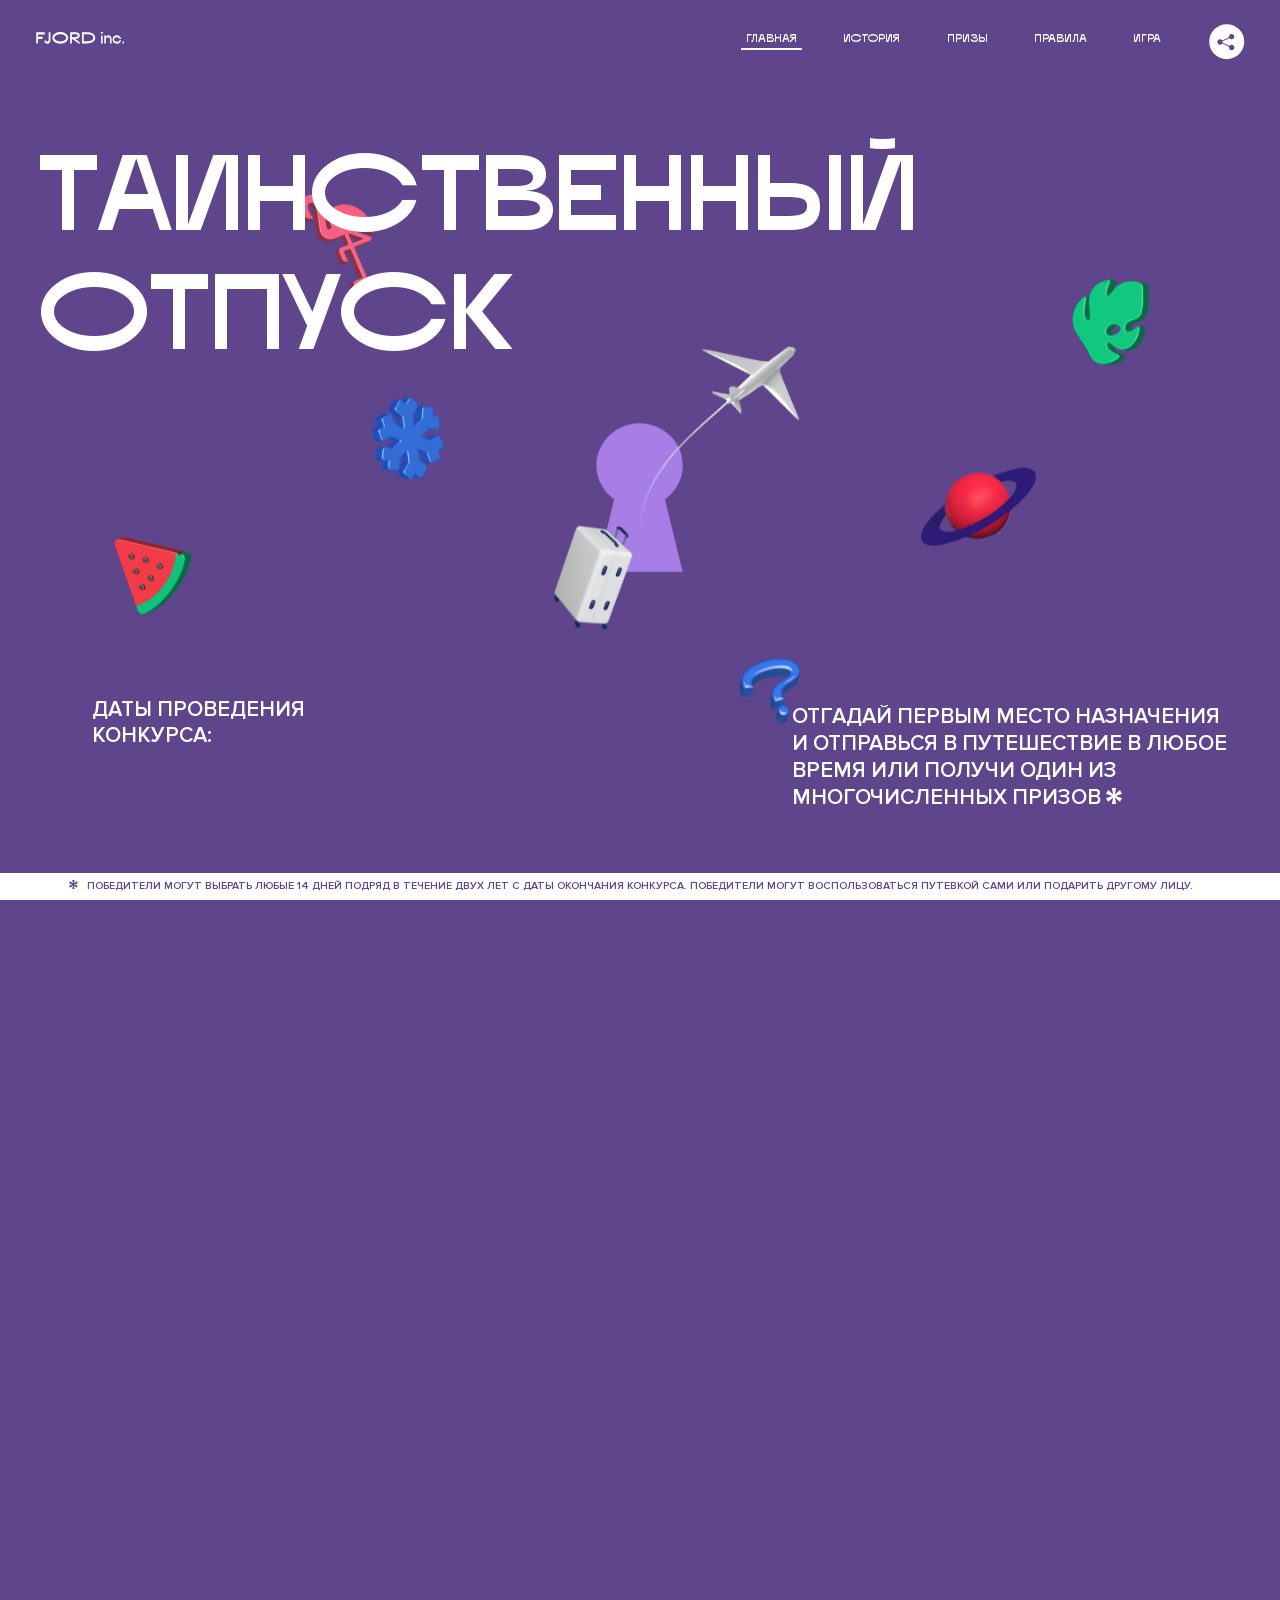
<file: 9/index.html>
<!DOCTYPE html>
<html lang="ru">
<head>
  <meta charset="UTF-8">
  <meta name="description" content="">
  <meta name="viewport" content="width=device-width, initial-scale=1.0">
  <meta http-equiv="X-UA-Compatible" content="ie=edge">
  <title>Mysterious Vacation</title>
<link href="css/style.min.css" rel="stylesheet">  <base href="https://htmlacademy-animation.github.io/2357193-magic-vacation-1/9/">
</head>
<body>

  <header class="page-header js-header">
    <div class="page-header__wrapper">
      <a href="#" class="page-header__logo" aria-label="Перейти на страницу FJORD.Inc">
        <svg width="100" height="15" viewBox="0 0 100 15" fill="none" xmlns="http://www.w3.org/2000/svg">
          <path d="M0.26 1.4V14H2.276V8.906H7.334V6.44H2.276V3.848H9.872V1.4H0.26ZM12.733 14.36C15.127 14.36 16.243 12.65 16.243 9.5V1.4H14.263V8.96C14.263 11.21 13.723 11.876 12.733 11.876C11.833 11.876 11.473 11.3 11.347 10.58L9.36702 10.94C9.63702 13.046 10.663 14.36 12.733 14.36ZM18.3918 7.7C18.3918 11.372 22.3878 14.36 27.3198 14.36C32.2518 14.36 36.2478 11.372 36.2478 7.7C36.2478 4.028 32.2518 1.04 27.3198 1.04C22.3878 1.04 18.3918 4.028 18.3918 7.7ZM20.6058 7.7C20.6058 5.378 23.6118 3.524 27.3198 3.524C30.9918 3.524 33.9798 5.378 33.9798 7.7C33.9798 10.004 30.9918 11.858 27.3198 11.858C23.6118 11.858 20.6058 10.004 20.6058 7.7ZM40.403 14V8.906H40.799L49.079 14.702V12.38L44.039 8.906H44.201C47.999 8.906 49.277 7.304 49.277 5.162C49.277 3.092 47.999 1.4 44.201 1.4H38.387V14H40.403ZM43.535 3.722C45.785 3.722 47.045 4.136 47.045 5.432C47.045 6.764 45.785 7.034 43.535 7.034H40.403V3.722H43.535ZM51.6936 1.382V14H57.8676C62.7456 14 66.7236 11.534 66.7236 7.7C66.7236 3.848 62.7456 1.382 57.8676 1.382H51.6936ZM53.7096 11.624V3.722H57.5436C61.5396 3.722 64.4916 5.018 64.4916 7.7C64.4916 10.238 61.5396 11.624 57.5436 11.624H53.7096ZM73.1832 14.018H74.9832V5H73.1832V14.018ZM72.9132 1.976C72.9132 2.57 73.3992 3.092 74.0832 3.092C74.7492 3.092 75.2352 2.57 75.2352 1.976C75.2352 1.382 74.7672 0.805999 74.0832 0.805999C73.3812 0.805999 72.9132 1.382 72.9132 1.976ZM76.7867 14H78.5687V9.104C78.7487 8.006 79.5947 6.962 81.0887 6.962C82.1147 6.962 83.2667 7.448 83.2667 9.554V14H85.0487V9.014C85.0487 6.152 83.2307 4.73 81.3587 4.73C79.9187 4.73 79.0727 5.558 78.5687 6.854V5H76.7867V14ZM90.9898 14.27C93.5098 14.27 95.3818 12.506 95.7238 10.328H94.0498C93.7258 11.3 92.6998 12.02 90.9898 12.02C88.8478 12.02 87.7678 10.922 87.7678 9.59C87.7678 8.24 88.8478 6.962 90.9898 6.962C92.7538 6.962 93.7978 7.844 94.0858 8.924H95.7418C95.4358 6.71 93.6178 4.73 90.9898 4.73C88.0918 4.73 86.1298 7.124 86.1298 9.59C86.1298 12.074 88.1278 14.27 90.9898 14.27ZM97.0693 12.938C97.0693 13.658 97.5553 14.144 98.2753 14.144C98.9953 14.144 99.4813 13.658 99.4813 12.938C99.4813 12.2 98.9953 11.714 98.2753 11.714C97.5553 11.714 97.0693 12.2 97.0693 12.938Z" fill="currentColor"></path>
        </svg>
      </a>
      <button class="page-header__toggler js-menu-toggler" type="button" aria-label="Управление мобильным меню"><span>Меню</span></button>
      <nav class="page-header__nav">
        <div class="page-header__menu js-menu" id="menu">
          <ul>
            <li>
              <a class="js-menu-link active" href="#top" data-href="top">главная</a>
            </li>
            <li>
              <a class="js-menu-link" href="#story" data-href="story">история</a>
            </li>
            <li>
              <a class="js-menu-link" href="#prizes" data-href="prizes">призы</a>
            </li>
            <li>
              <a class="js-menu-link" href="#rules" data-href="rules">правила</a>
            </li>
            <li>
              <a class="js-menu-link" href="#game" data-href="game">игра</a>
            </li>
          </ul>
        </div>
        <div class="page-header__social">
          <div class="social-block js-social-block">
            <button class="social-block__toggler" aria-label="Управлять блоком с социальными кнопками">
              <svg width="26" height="22" viewBox="0 0 27 22" fill="none" xmlns="http://www.w3.org/2000/svg">
                <path d="M19.6721 7.43664C21.6273 7.43664 23.213 5.85095 23.213 3.89566C23.213 1.94037 21.6273 0.354675 19.6721 0.354675C17.7168 0.354675 16.1311 1.94037 16.1311 3.89566C16.1311 4.19968 16.1728 4.49178 16.2458 4.77345L7.21751 8.95527C6.57519 8.05214 5.52303 7.46049 4.33078 7.46049C2.37549 7.46049 0.789795 9.04618 0.789795 11.0015C0.789795 12.9568 2.37549 14.5425 4.33078 14.5425C5.52303 14.5425 6.57668 13.9508 7.21751 13.0477L16.2458 17.2295C16.1743 17.5112 16.1311 17.8033 16.1311 18.1073C16.1311 20.0626 17.7168 21.6483 19.6721 21.6483C21.6273 21.6483 23.213 20.0626 23.213 18.1073C23.213 16.152 21.6273 14.5663 19.6721 14.5663C18.4798 14.5663 17.4262 15.158 16.7853 16.0611L7.75701 11.8793C7.82854 11.5976 7.87176 11.3055 7.87176 11.0015C7.87176 10.6974 7.83003 10.4053 7.75701 10.1237L16.7853 5.94186C17.4262 6.84499 18.4783 7.43664 19.6721 7.43664Z" fill="currentColor"></path>
              </svg>
            </button>
            <ul class="social-block__list">
              <li>
                <a class="social-block__link social-block__link--fb" href="#" aria-label="Мы на Facebook">
                  <svg width="8" height="17" viewBox="0 0 8 17" fill="none" xmlns="http://www.w3.org/2000/svg">
                    <path d="M4.24646 16.9899H1.09275L1.05793 8.49828H0V5.30707H1.05793V3.81124C1.05793 1.42084 2.57654 0 5.21735 0H7.41758V3.18585H5.30841C4.28262 3.18585 4.2478 3.48582 4.2478 4.24914V5.30707H7.42964L7.16716 8.49828H4.2478V16.9899H4.24646Z" fill="currentColor"></path>
                  </svg>
                </a>
              </li>
              <li>
                <a class="social-block__link social-block__link--insta" href="#" aria-label="Мы в Instagram">
                  <svg width="15" height="15" viewBox="0 0 15 15" fill="none" xmlns="http://www.w3.org/2000/svg">
                    <path d="M11.0197 0H4.19806C2.14246 0 0.471191 1.66993 0.471191 3.72285V10.5499C0.471191 12.6082 2.14112 14.2727 4.19806 14.2727H11.0197C13.0753 14.2727 14.7466 12.6082 14.7466 10.5499V3.72285C14.7466 1.67127 13.0753 0 11.0197 0ZM11.0197 12.4849H4.19806C3.13076 12.4849 2.26432 11.6158 2.26432 10.5512V3.72419C2.26432 2.65956 3.13076 1.79715 4.19806 1.79715H11.0197C12.087 1.79715 12.9535 2.6609 12.9535 3.72419V10.5512C12.9535 11.6145 12.087 12.4849 11.0197 12.4849Z" fill="currentColor"></path>
                    <path d="M7.60887 3.11084C5.38989 3.11084 3.58203 4.9187 3.58203 7.14036C3.58203 9.35532 5.38989 11.1645 7.60887 11.1645C9.83053 11.1645 11.6357 9.35666 11.6357 7.14036C11.6357 4.9187 9.83053 3.11084 7.60887 3.11084ZM7.60887 9.36871C6.37551 9.36871 5.37784 8.37372 5.37784 7.14036C5.37784 5.90699 6.37551 4.90665 7.60887 4.90665C8.83822 4.90665 9.84259 5.90833 9.84259 7.14036C9.84392 8.37238 8.83822 9.36871 7.60887 9.36871Z" fill="currentColor"></path>
                    <path d="M11.3573 2.35962C10.8256 2.35962 10.3931 2.79752 10.3931 3.32381C10.3931 3.85546 10.8256 4.29336 11.3573 4.29336C11.8862 4.29336 12.3215 3.85546 12.3215 3.32381C12.3215 2.79752 11.8862 2.35962 11.3573 2.35962Z" fill="currentColor"></path>
                  </svg>
                </a>
              </li>
              <li>
                <a class="social-block__link social-block__link--vk" href="#" aria-label="Мы ВКонтакте">
                  <svg width="17" height="10" viewBox="0 0 17 10" fill="none" xmlns="http://www.w3.org/2000/svg">
                    <path d="M14.1234 4.9002C14.1234 4.9002 16.3623 1.72708 16.5866 0.680242C16.6595 0.312285 16.4947 0.103188 16.1069 0.103188C16.1069 0.103188 14.8193 0.103188 14.168 0.103188C13.7235 0.103188 13.5587 0.293278 13.4235 0.579768C13.4235 0.579768 12.3724 2.82553 11.0969 4.24712C10.6861 4.70333 10.4781 4.84318 10.2511 4.84318C10.0646 4.84318 9.98625 4.6911 9.98625 4.27834V0.649016C9.98625 0.147997 9.92545 0.00135496 9.5066 0.00135496H6.39628C6.15578 0.00135496 6.0085 0.134417 6.0085 0.324506C6.0085 0.801084 6.73406 0.908351 6.73406 2.20231V4.87305C6.73406 5.40529 6.70569 5.61575 6.45303 5.61575C5.78016 5.61575 4.19528 3.30618 3.30623 0.678887C3.12923 0.145282 2.93737 0 2.43475 0H0.486409C0.205373 0 0 0.190085 0 0.476576C0 0.991172 0.60666 3.40801 2.99277 6.64358C4.59927 8.8201 6.70569 10 8.60269 10C9.76196 10 10.0416 9.80312 10.0416 9.31432V7.63883C10.0416 7.22607 10.2065 7.04956 10.4429 7.04956C10.7078 7.04956 11.1847 7.13238 12.2805 8.22268C13.5843 9.47862 13.6762 10 14.3896 10H16.5676C16.7919 10 17 9.89273 17 9.52342C17 9.02919 16.3623 8.15343 15.384 7.10659C14.9801 6.56755 14.3302 5.98914 14.1248 5.72301C13.8275 5.40801 13.9154 5.23014 14.1234 4.9002Z" fill="currentColor"></path>
                  </svg>
                </a>
              </li>
            </ul>
          </div>
        </div>
      </nav>
    </div>
  </header>

  <main class="page-content">

    <section class="animation-screen"></section>

    <section class="screen screen--hidden screen--intro" id="top">
      <div class="screen__wrapper">
        <div class="intro">
          <h1 class="intro__title">Таинственный отпуск</h1>
          <div class="intro__content">
            <div class="intro__info">
              <p class="intro__label">Даты проведения конкурса:</p>
              <p class="intro__date">01 — 31.05 / 2020</p>
            </div>
            <div class="intro__message">
              <p>
                Отгадай первым место назначения и&nbsp;отправься в&nbsp;путешествие в&nbsp;любое время или получи один из многочисленных призов
                <svg width="16" height="16" viewBox="0 0 10 10" fill="none" xmlns="http://www.w3.org/2000/svg">
                  <path d="M0 6.35337L3.90271 4.99012L0 3.64663L1.34615 1.32374L4.44287 4.01073L3.67364 0H6.34615L5.57692 4.01073L8.65385 1.32374L10 3.64663L6.13405 4.99012L10 6.35337L8.65385 8.65651L5.57692 5.98927L6.34615 10H3.67364L4.44287 5.96952L1.34615 8.65651L0 6.35337Z" fill="currentColor"></path>
                </svg>
              </p>
            </div>
          </div>
        </div>
      </div>
      <div class="screen__footer js-footer">
        <button class="screen__footer-enlarge js-footer-toggler" type="button" aria-label="Показать сообщение">
          <svg width="10" height="10" viewBox="0 0 10 10" fill="none" xmlns="http://www.w3.org/2000/svg">
            <path d="M0 6.35337L3.90271 4.99012L0 3.64663L1.34615 1.32374L4.44287 4.01073L3.67364 0H6.34615L5.57692 4.01073L8.65385 1.32374L10 3.64663L6.13405 4.99012L10 6.35337L8.65385 8.65651L5.57692 5.98927L6.34615 10H3.67364L4.44287 5.96952L1.34615 8.65651L0 6.35337Z" fill="currentColor"></path>
          </svg>
        </button>
        <button class="screen__footer-collapse js-footer-toggler" type="button" aria-label="Скрыть сообщение">
          <svg width="13" height="13" viewBox="0 0 13 13" fill="none" xmlns="http://www.w3.org/2000/svg">
            <line x1="12.3536" y1="0.353553" x2="0.738349" y2="11.9688" stroke="currentColor"></line>
            <line x1="0.738319" y1="0.539925" x2="12.3535" y2="12.1551" stroke="currentColor"></line>
          </svg>
        </button>
        <div class="screen__footer-wrapper">
          <div class="screen__footer-announce">
            <p class="screen__footer-label">Даты проведения конкурса:</p>
            <p class="screen__footer-date">01 — 31.05 / 2020</p>
          </div>
          <div class="screen__footer-note">
            <p>
              <svg width="10" height="10" viewBox="0 0 10 10" fill="none" xmlns="http://www.w3.org/2000/svg">
                <path d="M0 6.35337L3.90271 4.99012L0 3.64663L1.34615 1.32374L4.44287 4.01073L3.67364 0H6.34615L5.57692 4.01073L8.65385 1.32374L10 3.64663L6.13405 4.99012L10 6.35337L8.65385 8.65651L5.57692 5.98927L6.34615 10H3.67364L4.44287 5.96952L1.34615 8.65651L0 6.35337Z" fill="currentColor"></path>
              </svg>
              <span>Победители могут выбрать любые 14 дней подряд в&nbsp;течение двух лет с&nbsp;даты окончания конкурса. Победители могут воспользоваться путевкой сами или подарить другому лицу.</span>
            </p>
          </div>
        </div>
      </div>
    </section>

    <section class="screen screen--hidden screen--story" id="story">

      <div class="slider swiper-container js-slider">

        <div class="swiper-wrapper">

          <div class="slider__item swiper-slide">
            <h2 class="slider__item-title">История</h2>
            <p class="slider__item-text">Джеймс Таргет был основателем компании &laquo;Fjord Inc.&raquo;. С&nbsp;1965 года &laquo;Fjord Inc.&raquo; прославилась надёжными и&nbsp;удобными чемоданами и&nbsp;аксессуарами для туристов.</p>
          </div>

          <div class="slider__item swiper-slide">
            <p class="slider__item-text">Когда Джеймсу было 7&nbsp;лет, в&nbsp;их&nbsp;доме гостил дядюшка и&nbsp;развлекал детей рассказами о&nbsp;своей поездке в&nbsp;место, показавшееся малышу Таргету невероятным. Тогда Джеймс решил, что однажды посетит его, но&nbsp;не&nbsp;будет рассказывать о&nbsp;мечте, пока не&nbsp;осуществит.</p>
          </div>

          <div class="slider__item swiper-slide">
            <p class="slider__item-text">Джеймс Таргет стал увлеченным путешественником. Он&nbsp;посетил 5&nbsp;континентов, 126&nbsp;стран.</p>
          </div>

          <div class="slider__item swiper-slide">
            <p class="slider__item-text">Он&nbsp;сплавлялся по&nbsp;Амазонке и&nbsp;погружался в&nbsp;пещеры Франции, медитировал в&nbsp;горах Тибета и&nbsp;пожимал руку вождя племени Акугауа.</p>
          </div>

          <div class="slider__item swiper-slide">
            <p class="slider__item-text">Из&nbsp;своих поездок Джеймс Таргет привозил идеи, как сделать свои чемоданы &laquo;Fjord Inc.&raquo; удобными и&nbsp;приспособленными к&nbsp;разным дорожным условиям.</p>
          </div>

          <div class="slider__item swiper-slide">
            <p class="slider__item-text">Всё это время Джеймс не&nbsp;оставлял идею поездки своей мечты. Однако, как только он&nbsp;брался за&nbsp;планирование, возникали препятствия, не&nbsp;позволяющие отправиться туда.</p>
          </div>

          <div class="slider__item swiper-slide">
            <p class="slider__item-text">В&nbsp;возрасте 67&nbsp;лет Джеймс Таргет попал под лавину и&nbsp;погиб. В&nbsp;своём завещании он&nbsp;поручил отправить в&nbsp;заветное путешествие трёх смельчаков, единых с&nbsp;ним духом.</p>
          </div>

          <div class="slider__item swiper-slide">
            <p class="slider__item-text">Тех, кто сможет узнать таинственное место, задавая вопросы специально обученному ИИ&nbsp;&laquo;Соне&raquo;, ждет фантастическое путешествие.</p>
          </div>
        </div>
        <div class="slider__controls">
          <button class="slider__control slider__control--prev js-control-prev" type="button" aria-label="Показать предыдущую историю">
            <svg width="12" height="22" viewBox="0 0 12 22" fill="none" xmlns="http://www.w3.org/2000/svg">
              <path d="M11 1L1 11L11 21" stroke="currentColor" stroke-width="2" stroke-linejoin="round"></path>
            </svg>
          </button>
          <button class="slider__control slider__control--next js-control-next" type="button" aria-label="Показать следующую историю">
            <svg width="12" height="22" viewBox="0 0 12 22" fill="none" xmlns="http://www.w3.org/2000/svg">
              <path d="M1 1L11 11L1 21" stroke="currentColor" stroke-width="2" stroke-linejoin="round"></path>
            </svg>
          </button>
        </div>
        <div class="slider__pagination swiper-pagination"></div>
      </div>
    </section>

    <section class="screen screen--hidden screen--prizes" id="prizes">
      <div class="screen__wrapper">
        <div class="prizes">
          <h2 class="prizes__title">ПРизы</h2>
          <div class="prizes__lead">
            <p>Найди ответ и&nbsp;получи один из&nbsp;призов:</p>
          </div>
          <!--<div class="prizes__dirigable">
            <include src="img/module-3/img/primary-award-from.svg"></include>
          </div> -->
          <ul class="prizes__list">
            <li class="prizes__item prizes__item--journeys">
              <div class="prizes__icon">
                <picture>
                  <source srcset="img/prize1-mob.svg" media="(orientation: portrait)">
                  <svg xmlns="http://www.w3.org/2000/svg" xmlns:xlink="http://www.w3.org/1999/xlink" viewbox="0 0 350 330">
  <defs>
    <clipPath id="window">
      <path d="M275,225.43H257.87a17.6,17.6,0,0,1-17.52-17.58V170a17.6,17.6,0,0,1,17.52-17.58H275A17.6,17.6,0,0,1,292.51,170v37.83A17.61,17.61,0,0,1,275,225.43Z"></path>
    </clipPath>
  </defs>

  <g id="dirigable" transform-origin="center">
    <g id="blades">
      <animate attributetype="CSS" attributename="opacity" begin="4s" values="1; 0" keytimes="0; 1" dur="1s" calcmode="linear" fill="freeze"></animate> 
      <animateTransform id="dirigableBladesAnimate" attributename="transform" type="translate" values="0 5; 0 -5; 0 5" keytimes="0; 0.5; 1" calcmode="linear" dur="3s" repeatcount="indefinite"></animateTransform>
      <path d="M123.23,207.39h9.16a3.29,3.29,0,0,0,3.29-3.3v-5.71a3.29,3.29,0,0,0-3.29-3.3H115.57a1.32,1.32,0,0,0-1.32,1.32v2a9,9,0,0,0,9,9" fill="#068e4d"></path>
      <path d="M123.23,207.39h9.16a3.29,3.29,0,0,0,3.29-3.3v-5.71a3.29,3.29,0,0,0-3.29-3.3H115.57a1.32,1.32,0,0,0-1.32,1.32v2A9,9,0,0,0,123.23,207.39Z" fill="none" stroke="#fff" stroke-linecap="round" stroke-linejoin="round" stroke-width="2"></path>
      <path d="M123.23,173.34h9.16a3.29,3.29,0,0,1,3.29,3.3v5.71a3.29,3.29,0,0,1-3.29,3.3H115.57a1.32,1.32,0,0,1-1.32-1.32v-2a9,9,0,0,1,9-9" fill="#068e4d"></path>
      <path d="M123.23,173.34h9.16a3.29,3.29,0,0,1,3.29,3.3v5.71a3.29,3.29,0,0,1-3.29,3.3H115.57a1.32,1.32,0,0,1-1.32-1.32v-2A9,9,0,0,1,123.23,173.34Z" fill="none" stroke="#fff" stroke-linecap="round" stroke-linejoin="round" stroke-width="2"></path>
    </g>
    <g id="cabina" transform-origin="50% 70%">
      <animateTransform attributename="transform" type="scale" values="1 1; 1 0.8; 1 1" keytimes="0; 0.5; 1" keysplines="0 0 0.59 1; 0.42 0 1 1" calcmode="spline" dur="3s" begin="dirigableBladesAnimate.begin" additive="sum" repeatdur="4s" repeatcount="2"></animateTransform>
      <g>
        <animate attributetype="CSS" attributename="opacity" begin="dirigableBladesAnimate.begin + 4s" values="1; 0" keytimes="0; 1" dur="1s" calcmode="linear" fill="freeze"></animate> 
        <path d="M175.44,249.28h48.36a13.27,13.27,0,0,0,13-10.65l3.74-18.32H172.36v25.89A3.09,3.09,0,0,0,175.44,249.28Z" fill="none" stroke="#fff" stroke-linecap="round" stroke-linejoin="round" stroke-width="2"></path>
        <path d="M235.79,241.69h-9.22a8.31,8.31,0,0,1-8.28-8.31V220.31" fill="none" stroke="#fff" stroke-linecap="round" stroke-miterlimit="10" stroke-width="2"></path>
        <path d="M185.64,231.88h-2.05a3.45,3.45,0,0,0-3.43,3.45v2.92a3.45,3.45,0,0,0,3.43,3.45h2.05a3.45,3.45,0,0,0,3.43-3.45v-2.92A3.45,3.45,0,0,0,185.64,231.88Z" fill="none" stroke="#fff" stroke-linecap="round" stroke-linejoin="round" stroke-width="2"></path>
      </g>
      
        <!-- Правое окно дерижабля -->
      <path d="M 198.77 237.55 C 198.774 237.321 198.774 237.092 198.772 236.864 C 198.771 236.635 198.768 236.406 198.767 236.177 C 198.766 235.948 198.767 235.719 198.773 235.491 C 198.779 235.263 198.79 235.034 198.809 234.807 C 199.027 233.174 200.553 231.855 202.2 231.88 C 203.058 231.897 203.919 231.841 204.774 231.921 C 206.407 232.144 207.72 233.681 207.68 235.33 L 207.68 235.33 L 207.68 235.33 C 207.68 236.271 207.68 237.212 207.68 238.153 C 207.758 239.803 206.487 241.375 204.858 241.643 C 204.074 241.749 203.279 241.681 202.49 241.7 C 201.186 241.792 199.861 241.111 199.224 239.961 C 198.773 239.238 198.749 238.374 198.77 237.55" fill="none" stroke="#fff" stroke-linecap="round" stroke-linejoin="round" stroke-width="2">
        <animate attributename="d" values="M 198.77 237.55 C 198.774 237.321 198.774 237.092 198.772 236.864 C 198.771 236.635 198.768 236.406 198.767 236.177 C 198.766 235.948 198.767 235.719 198.773 235.491 C 198.779 235.263 198.79 235.034 198.809 234.807 C 199.027 233.174 200.553 231.855 202.2 231.88 C 203.058 231.897 203.919 231.841 204.774 231.921 C 206.407 232.144 207.72 233.681 207.68 235.33 L 207.68 235.33 L 207.68 235.33 C 207.68 236.271 207.68 237.212 207.68 238.153 C 207.758 239.803 206.487 241.375 204.858 241.643 C 204.074 241.749 203.279 241.681 202.49 241.7 C 201.186 241.792 199.861 241.111 199.224 239.961 C 198.773 239.238 198.749 238.374 198.77 237.55;
                       M 245.484 220.254 C 242.202 216.961 240.355 212.499 240.35 207.85 C 240.35 195.233 240.35 182.617 240.35 170 C 240.355 165.351 242.202 160.889 245.484 157.596 C 248.765 154.303 253.221 152.441 257.87 152.42 C 263.58 152.42 269.29 152.42 275 152.42 C 279.647 152.444 284.1 154.307 287.38 157.6 C 290.659 160.892 292.505 165.353 292.51 170 L 292.51 188.915 L 292.51 207.83 C 292.507 212.48 290.663 216.944 287.384 220.24 C 284.105 223.537 279.65 225.404 275 225.43 C 275 225.43 275 225.43 275 225.43 C 269.29 225.43 263.58 225.43 257.87 225.43 C 253.221 225.409 248.765 223.547 245.484 220.254;" keytimes="0; 1" calcmode="linear" begin="dirigableBladesAnimate.begin + 4.3s" dur="0.5s" fill="freeze"></animate> 
      </path>
    </g>
    
    <g id="dirigable-mid">
      <animate attributetype="CSS" attributename="opacity" begin="dirigableBladesAnimate.begin + 4s" values="1; 0" keytimes="0; 1" dur="1s" calcmode="linear" fill="freeze"></animate> 
      <path d="M205,227.08c43.38,0,74.86-15.55,74.86-37s-31.48-37-74.86-37c-27.94,0-55.36,13.53-73.46,24.87a14.3,14.3,0,0,0,0,24.21c18.09,11.33,45.52,24.87,73.46,24.87" fill="#068e4d"></path>
      <path d="M205,227.08c43.38,0,74.86-15.55,74.86-37s-31.48-37-74.86-37c-27.94,0-55.36,13.53-73.46,24.87a14.3,14.3,0,0,0,0,24.21C149.63,213.54,177.06,227.08,205,227.08Z" fill="none" stroke="#fff" stroke-width="2"></path>
      <path d="m 205.38824,181.11706 c -28.23,0 -56.45824,0.73294 -73.19824,4.97294 -3.95,1 -6,2.66 -6.08,4.34 -0.16616,-4.62132 2.14832,-8.97956 6.07,-11.43 16.74,-10.5 44.58,-24.68 72.81,-24.68 44.81,0 73.64,16 73.64,35.75 v 0.37 c -0.37,-7.95 -28.71176,-9.32294 -73.24176,-9.32294" fill="#36e69a"></path>
      <path d="M132.18,195.12c16.74,4.27,44.58,10,72.81,10,44.14,0,72.75-6.32,73.6-14.18-0.86,19.34-29.45,34.86-73.6,34.86-28.23,0-56.07-14.19-72.81-24.68a12.88,12.88,0,0,1-6-10.18c0.26,1.61,2.26,3.18,6,4.14" fill="#068e4d"></path>
      <!-- Центр -->
      <path d="M132.18,186.12c16.74-4.27,44.58-10,72.81-10,44.53,0,73.26,6.43,73.61,14.38,0,0.17,0,.34,0,0.51-0.85,7.86-29.45,14.17-73.6,14.17-28.23,0-56.07-5.76-72.81-10-3.79-1-5.79-2.53-6-4.13l0-.51c0.13-1.69,2.15-3.36,6.1-4.37" fill="#25b774">
        <animate attributename="d" values="M 132.18 186.12 C 148.92 181.85 178.701 170.685 206.931 170.685 C 251.461 170.685 278.25 182.55 278.6 190.5 C 278.6 190.67 278.6 190.84 278.6 191.01 C 277.75 198.87 251.091 199.745 206.941 199.745 C 178.711 199.745 148.93 199.42 132.19 195.18 C 128.4 194.18 126.4 192.65 126.19 191.05 L 126.19 190.54 C 126.32 188.85 128.34 187.18 132.29 186.17;
                        M 132.18 186.12 C 148.92 181.85 178.313 178.838 206.543 178.838 C 251.073 178.838 278.25 182.55 278.6 190.5 C 278.6 190.67 278.6 190.84 278.6 191.01 C 277.75 198.87 250.703 207.898 206.553 207.898 C 178.323 207.898 148.93 199.42 132.19 195.18 C 128.4 194.18 126.4 192.65 126.19 191.05 L 126.19 190.54 C 126.32 188.85 128.34 187.18 132.29 186.17;
                        M 132.18 186.12 C 148.92 181.85 178.701 170.685 206.931 170.685 C 251.461 170.685 278.25 182.55 278.6 190.5 C 278.6 190.67 278.6 190.84 278.6 191.01 C 277.75 198.87 251.091 199.745 206.941 199.745 C 178.711 199.745 148.93 199.42 132.19 195.18 C 128.4 194.18 126.4 192.65 126.19 191.05 L 126.19 190.54 C 126.32 188.85 128.34 187.18 132.29 186.17" keytimes="0; 0.5; 1" calcmode="linear" dur="3s" begin="dirigableBladesAnimate.begin" repeatcount="indefinite"></animate> 
      </path>
      <path d="M123.23,173.34h9.16a3.29,3.29,0,0,1,3.29,3.3v5.71a3.29,3.29,0,0,1-3.29,3.3H115.57a1.32,1.32,0,0,1-1.32-1.32v-2a9,9,0,0,1,9-9" fill="#068e4d"></path>
      <path d="M123.23,173.34h9.16a3.29,3.29,0,0,1,3.29,3.3v5.71a3.29,3.29,0,0,1-3.29,3.3H115.57a1.32,1.32,0,0,1-1.32-1.32v-2A9,9,0,0,1,123.23,173.34Z" fill="none" stroke="#fff" stroke-linecap="round" stroke-linejoin="round" stroke-width="2"></path>
      <path d="M123.23,207.39h9.16a3.29,3.29,0,0,0,3.29-3.3v-5.71a3.29,3.29,0,0,0-3.29-3.3H115.57a1.32,1.32,0,0,0-1.32,1.32v2a9,9,0,0,0,9,9" fill="#068e4d"></path>
      <path d="M123.23,207.39h9.16a3.29,3.29,0,0,0,3.29-3.3v-5.71a3.29,3.29,0,0,0-3.29-3.3H115.57a1.32,1.32,0,0,0-1.32,1.32v2A9,9,0,0,0,123.23,207.39Z" fill="none" stroke="#fff" stroke-linecap="round" stroke-linejoin="round" stroke-width="2"></path>
    </g>
  </g>

  <g id="clouds-left">
    <animate attributetype="CSS" attributename="opacity" begin="dirigableBladesAnimate.begin + 2s" values="1; 0" keytimes="0; 1" dur="1s" calcmode="linear" fill="freeze"></animate>
    <line x1="68.95" y1="107.8" x2="131.86" y2="107.8" fill="none" stroke="#fff" stroke-linecap="round" stroke-miterlimit="10" stroke-width="2">
      <animateTransform attributename="transform" type="translate" values="300; 0;" keytimes="0; 1" calcmode="linear" dur="3s" begin="dirigableBladesAnimate.begin" repeatcount="indefinite"></animateTransform>
    </line>
    <path d="M41.77,97.54H77.06a12.4,12.4,0,1,1,24.8,0h17.93" fill="none" stroke="#fff" stroke-linecap="round" stroke-miterlimit="10" stroke-width="2">
      <animateTransform attributename="transform" type="translate" values="300; 0;" keytimes="0; 1" keysplines="0 0 0.9 1;" calcmode="spline" dur="3s" begin="dirigableBladesAnimate.begin" additive="sum" repeatcount="indefinite"></animateTransform>
    </path>
  </g>

  <g id="clouds-right">
    <animate attributetype="CSS" attributename="opacity" begin="dirigableBladesAnimate.begin + 4s" values="1; 0" keytimes="0; 1" dur="1s" calcmode="linear" fill="freeze"></animate>
    <line x1="258.96" y1="93.19" x2="298.74" y2="93.19" fill="none" stroke="#fff" stroke-linecap="round" stroke-miterlimit="10" stroke-width="2">
      <animateTransform attributename="transform" type="translate" values="300; -200;" keytimes="0; 1" keysplines="0 0 0.9 1;" calcmode="spline" dur="5s" begin="dirigableBladesAnimate.begin" repeatcount="indefinite"></animateTransform>
    </line>
    <g id="clouds">
      <animateTransform attributename="transform" type="translate" values="300; -200;" keytimes="0; 1" calcmode="linear" dur="5s" begin="dirigableBladesAnimate.begin" repeatcount="indefinite"></animateTransform>
      <path d="M278.75,82.91H251.39a12.4,12.4,0,1,0-24.8,0H208.65" fill="none" stroke="#fff" stroke-linecap="round" stroke-miterlimit="10" stroke-width="2"></path>
      <line x1="287.01" y1="82.91" x2="309.21" y2="82.91" fill="none" stroke="#fff" stroke-linecap="round" stroke-miterlimit="10" stroke-width="2"></line>
    </g>
  </g>

  <g id="air-from-dirigable">
    <animate attributetype="CSS" attributename="opacity" begin="dirigableBladesAnimate.begin + 4s" values="1; 0" keytimes="0; 1" dur="1s" calcmode="linear" fill="freeze"></animate>
    <line x1="106.25" y1="179.49" x2="84.05" y2="179.49" fill="none" stroke="#fff" stroke-linecap="round" stroke-miterlimit="10" stroke-width="2">
      <animate attributename="x2" from="84.05" to="95" dur="0.3s" begin="dirigableBladesAnimate.begin" repeatcount="indefinite"></animate> 
    </line>
    <line x1="106.25" y1="201.23" x2="84.05" y2="201.23" fill="none" stroke="#fff" stroke-linecap="round" stroke-miterlimit="10" stroke-width="2">
      <animate attributename="x2" from="84.05" to="95" dur="0.2s" begin="dirigableBladesAnimate.begin" repeatcount="indefinite"></animate> 
    </line>
    <line x1="106.25" y1="190.98" x2="68.77" y2="190.98" fill="none" stroke="#fff" stroke-linecap="round" stroke-miterlimit="10" stroke-width="2">
      <animate attributename="x2" from="68.77" to="84.05" dur="0.4s" begin="dirigableBladesAnimate.begin" repeatcount="indefinite"></animate> 
    </line>
  </g>
  
  <g id="mountain">
    <path d="M289.94,327.88H244.88L212.8,296.58a1.89,1.89,0,0,0-2.44,0l-10.2,10.23a1.72,1.72,0,0,1-2.25,0l-19-20.17a2.4,2.4,0,0,0-3.1,0l-26.42,25.64a1.71,1.71,0,0,1-2.25,0l-2.63-2.92a1.71,1.71,0,0,0-2.31,0L124.63,329H80.78" fill="none" stroke="#fff" stroke-linecap="round" stroke-miterlimit="10" stroke-width="2">
      <animate attributename="d" values="M 289.94 327.88 L 244.88 327.88 L 212.8 296.58 C 212.459 296.292 212.027 296.134 211.58 296.134 C 211.133 296.134 210.701 296.292 210.36 296.58 C 206.96 299.99 203.56 303.4 200.16 306.81 C 199.848 307.08 199.448 307.229 199.035 307.229 C 198.622 307.229 198.222 307.08 197.91 306.81 L 178.91 286.64 C 178.477 286.274 177.927 286.072 177.36 286.072 C 176.793 286.072 176.243 286.274 175.81 286.64 L 149.39 312.28 C 149.079 312.552 148.679 312.702 148.265 312.702 C 147.851 312.702 147.451 312.552 147.14 312.28 C 146.263 311.307 145.387 310.333 144.51 309.36 C 144.195 309.071 143.782 308.911 143.355 308.911 C 142.928 308.911 142.515 309.071 142.2 309.36 L 124.63 329 L 80.78 329;
                        M 289.94 327.88 L 244.88 327.88 L 212.8 312.914 C 212.565 312.716 212.294 312.583 212.011 312.517 C 211.728 312.451 211.432 312.451 211.149 312.517 C 210.866 312.583 210.595 312.716 210.36 312.914 C 206.868 318.063 203.377 323.211 199.885 328.36 C 199.239 328.919 198.281 328.919 197.635 328.36 L 178.91 302.974 C 178.463 302.596 177.911 302.407 177.36 302.407 C 176.809 302.407 176.257 302.596 175.81 302.974 L 149.39 328.614 C 148.746 329.177 147.784 329.177 147.14 328.614 C 146.263 327.641 145.387 326.668 144.51 325.694 C 144.292 325.495 144.035 325.362 143.766 325.295 C 143.496 325.229 143.214 325.229 142.944 325.295 C 142.675 325.362 142.418 325.495 142.2 325.694 L 124.63 329 L 80.78 329;
                        M 289.94 327.88 L 244.88 327.88 L 212.8 327.052 C 212.565 326.854 212.294 326.721 212.011 326.655 C 211.728 326.589 211.432 326.589 211.149 326.655 C 210.866 326.721 210.595 326.854 210.36 327.052 C 206.868 327.488 203.377 327.924 199.885 328.36 C 199.239 328.919 198.281 328.919 197.635 328.36 L 178.498 325.485 C 178.051 325.107 177.567 325.072 177.049 325.149 C 176.531 325.226 175.98 325.415 175.398 325.485 L 149.39 328.614 C 148.746 329.177 147.784 329.177 147.14 328.614 C 146.702 328.128 146.263 327.641 145.825 327.154 C 145.387 326.668 144.948 326.181 144.51 325.694 C 144.183 325.395 143.769 325.245 143.355 325.245 C 142.941 325.245 142.527 325.395 142.2 325.694 L 124.63 329 L 80.78 329;
                        M 289.94 328.978 C 288.142 328.998 286.001 329.017 283.565 329.033 C 281.129 329.05 278.396 329.065 275.412 329.078 C 272.429 329.092 269.194 329.104 265.754 329.114 C 262.314 329.125 258.667 329.134 254.861 329.142 C 251.055 329.15 247.088 329.156 243.006 329.161 C 238.924 329.166 234.727 329.17 230.461 329.173 C 226.194 329.176 221.857 329.178 217.496 329.179 C 213.135 329.179 208.75 329.179 204.385 329.178 C 200.021 329.176 195.677 329.174 191.399 329.171 C 187.122 329.168 182.91 329.165 178.81 329.16 C 174.71 329.156 170.722 329.151 166.89 329.145 C 163.058 329.139 159.383 329.133 155.91 329.126 C 152.437 329.119 149.166 329.112 146.142 329.104 C 143.118 329.097 140.342 329.088 137.858 329.08 C 135.374 329.072 133.183 329.063 131.33 329.054 C 129.477 329.045 127.962 329.036 126.83 329.027 C 125.699 329.018 124.95 329.009 124.63 329 L 80.78 329" keytimes="0; 0.3; 0.6; 1" calcmode="linear" dur="1s" begin="dirigableBladesAnimate.begin + 4s" fill="freeze"></animate> 
    </path>
  </g>

  <g id="skis" opacity="0">
    <animate attributetype="CSS" attributename="opacity" begin=" dirigableBladesAnimate.begin + 4.5s" values="0; 1" keytimes="0; 1" dur="1s" calcmode="linear" fill="freeze"></animate> 
    <animateTransform attributename="transform" type="translate" values="-300; 0;" keytimes="0; 1" keysplines="0 0 0.8 1;" calcmode="spline" dur="0.5s" begin="dirigableBladesAnimate.begin + 4.7s" additive="sum" fill="freeze"></animateTransform>
    <path d="M91.14,327.79a2.2,2.2,0,0,1-2-2.36l13.66-193.17c1.1-15.49-4.8-21.92-8.75-24.47a1.35,1.35,0,0,1,.53-2.45C103,104,122.18,104,120,134.19L106.43,326.67a2.2,2.2,0,0,1-2.35,2Z" fill="#fff"></path>
    <path d="M124.5,328.17a2.2,2.2,0,0,1-2.17-2.23l2.24-193.63c0.19-15.53-6.07-21.61-10.16-23.91a1.35,1.35,0,0,1,.39-2.47c8.36-1.9,27.49-3,27.15,27.28l-2.25,192.93a2.2,2.2,0,0,1-2.22,2.18Z" fill="#fff"></path>
  </g>

  <g id="chair" opacity="0">
    <animate attributetype="CSS" attributename="opacity" begin="dirigableBladesAnimate.begin + 4.5s" values="0; 1" keytimes="0; 1" dur="1s" calcmode="linear" fill="freeze"></animate> 
    <animateTransform attributename="transform" type="translate" values="-300; 0;" keytimes="0; 1" keysplines="0 0 0.8 1;" calcmode="spline" dur="0.5s" begin="dirigableBladesAnimate.begin + 4.5s" additive="sum" fill="freeze"></animateTransform>
    <path d="M257.5,259.82H196.76V245.63h55.09a9.92,9.92,0,0,1,9.9,9.93,4.26,4.26,0,0,1-4.25,4.25" fill="#a67ee5"></path>
    <path d="M257.5,259.82H196.76V245.63h55.09a9.92,9.92,0,0,1,9.9,9.93A4.26,4.26,0,0,1,257.5,259.82Z" fill="none" stroke="#fff" stroke-miterlimit="10" stroke-width="2"></path>
    <polygon points="185.47 328.31 171.5 328.31 165.19 286.72 179.16 286.72 185.47 328.31" fill="#a67ee5"></polygon>
    <polygon points="185.47 328.31 171.5 328.31 165.19 286.72 179.16 286.72 185.47 328.31" fill="none" stroke="#fff" stroke-miterlimit="10" stroke-width="2"></polygon>
    <polygon points="235.03 328.31 221.06 328.31 214.76 286.72 228.72 286.72 235.03 328.31" fill="#a67ee5"></polygon>
    <polygon points="235.03 328.31 221.06 328.31 214.76 286.72 228.72 286.72 235.03 328.31" fill="none" stroke="#fff" stroke-miterlimit="10" stroke-width="2"></polygon>
    <path d="M281.33,272.45H225.44a5.59,5.59,0,0,1-5.53-4.77l-10.86-72.24a17.71,17.71,0,0,0-12.49-31.31H141.48L141.16,267l15.77,23.35,47.19,8.39a12.3,12.3,0,0,0,4.22.75h73a13.53,13.53,0,0,0,0-27.06" fill="#a67ee5"></path>
    <path d="M281.33,272.45H225.44a5.59,5.59,0,0,1-5.53-4.77l-10.86-72.24a17.71,17.71,0,0,0-12.49-31.31H141.48L141.16,267l15.77,23.35,47.19,8.39a12.3,12.3,0,0,0,4.22.75h73A13.53,13.53,0,0,0,281.33,272.45Z" fill="none" stroke="#fff" stroke-miterlimit="10" stroke-width="2"></path>
    <path d="M162.42,267.69l-10.86-72.24a17.71,17.71,0,1,0-29-13.61,18,18,0,0,0,.79,5.25L138.65,289a12.36,12.36,0,0,0,12.21,10.54h73a13.53,13.53,0,0,0,0-27.05H167.95a5.62,5.62,0,0,1-5.53-4.78" fill="#a67ee5"></path>
    <path d="M162.42,267.69l-10.86-72.24a17.71,17.71,0,1,0-29-13.61,18,18,0,0,0,.79,5.25L138.65,289a12.36,12.36,0,0,0,12.21,10.54h73a13.53,13.53,0,0,0,0-27.05H167.95A5.62,5.62,0,0,1,162.42,267.69Z" fill="none" stroke="#fff" stroke-miterlimit="10" stroke-width="2"></path>
    <path d="M206.26,259.82h-72l-2.13-14.19H200.6a9.92,9.92,0,0,1,9.9,9.93,4.26,4.26,0,0,1-4.25,4.25" fill="#a67ee5"></path>
    <path d="M206.26,259.82h-72l-2.13-14.19H200.6a9.92,9.92,0,0,1,9.9,9.93A4.26,4.26,0,0,1,206.26,259.82Z" fill="none" stroke="#fff" stroke-miterlimit="10" stroke-width="2"></path>
    <line x1="151.57" y1="195.44" x2="209.05" y2="195.44" fill="none" stroke="#fff" stroke-linecap="round" stroke-miterlimit="10" stroke-width="2"></line>
  </g>

  <g id="branch" opacity="0" transform-origin="40% 100%">
  <animate attributetype="CSS" attributename="opacity" begin="dirigableBladesAnimate.begin + 4.9s" values="0; 1" keytimes="0; 1" dur="1s" calcmode="linear" fill="freeze"></animate> 
    <animateTransform attributename="transform" type="translate" values="-300; 0;" keytimes="0; 1" keysplines="0 0 0.8 1;" calcmode="spline" dur="0.5s" begin="dirigableBladesAnimate.begin + 4.9s" additive="sum" fill="freeze"></animateTransform>
    <animateTransform attributename="transform" type="rotate" values="-10; 9; -8; 7; -5; 3; -2; 1" keytimes="0; 0.15; 0.3; 0.45; 0.6; 0.75; 0.92; 1" calcmode="linear" dur="3s" begin="dirigableBladesAnimate.begin + 5s" fill="freeze"></animateTransform>
    <path d="M79.18,194A131,131,0,0,1,94.77,220.9a255,255,0,0,1-20.08-23.55,259,259,0,0,1-17.07-25.88A131.72,131.72,0,0,1,79.18,194" fill="#36e69a"></path>
    <path d="M80.94,214.39a127.19,127.19,0,0,1,22.8,20.49A242.09,242.09,0,0,1,77.9,219.17a235.86,235.86,0,0,1-23.42-18.7,119.82,119.82,0,0,1,26.46,13.92" fill="#36e69a"></path>
    <path d="M93.66,205.48a258.38,258.38,0,0,0,10.08,29.39,125.63,125.63,0,0,0-4.5-30.52,135.9,135.9,0,0,0-12.06-29.44,260.33,260.33,0,0,0,6.47,30.57" fill="#36e69a"></path>
    <path d="M107.32,213.52a250.14,250.14,0,0,0,2.06,30.67,119.93,119.93,0,0,0,3.76-30.05,131.24,131.24,0,0,0-4-31.36,238.1,238.1,0,0,0-1.87,30.74" fill="#25b774"></path>
    <path d="M83.08,229.56a121.93,121.93,0,0,1,26.29,14.64A225.91,225.91,0,0,1,81.21,235a228.11,228.11,0,0,1-26.37-12.69,113.61,113.61,0,0,1,28.25,7.29" fill="#25b774"></path>
    <path d="M88.06,243.83A118.11,118.11,0,0,1,115.62,255a211,211,0,0,1-28.78-5.6,220.87,220.87,0,0,1-27.42-9.33,114,114,0,0,1,28.65,3.73" fill="#25b774"></path>
    <path d="M118.71,224.79a238,238,0,0,0-3.1,30.25,117.11,117.11,0,0,0,8.82-28.54,127.44,127.44,0,0,0,1.42-31.19,213.92,213.92,0,0,0-7.15,29.48" fill="#25b774"></path>
    <path d="M98.86,262a118.24,118.24,0,0,1,27.07,12.34,212.3,212.3,0,0,1-28.53-6.79,220.78,220.78,0,0,1-27-10.45A114.06,114.06,0,0,1,98.86,262" fill="#068e4d"></path>
    <path d="M130.27,244.29a236.56,236.56,0,0,0-4.34,30.1,116.94,116.94,0,0,0,10-28.16,127.42,127.42,0,0,0,2.71-31.1,214.43,214.43,0,0,0-8.36,29.16" fill="#068e4d"></path>
    <path d="M108.9,280.69a118.21,118.21,0,0,1,26.54,13.47,213.62,213.62,0,0,1-28.23-8,221.65,221.65,0,0,1-26.55-11.57,113.82,113.82,0,0,1,28.24,6.08" fill="#068e4d"></path>
    <path d="M141,264.26a236.09,236.09,0,0,0-5.58,29.9,117.46,117.46,0,0,0,11.15-27.73,127.2,127.2,0,0,0,4-31A214.24,214.24,0,0,0,141,264.26" fill="#068e4d"></path>
    <path d="M92.62,217.67A529.26,529.26,0,0,1,149.48,328" fill="none" stroke="#36e69a" stroke-linecap="round" stroke-linejoin="round" stroke-width="2"></path>
  </g>

  <g clip-path="url(#window)">
    <g id="clouds" transform="translate(220 160)" opacity="0">
      <animate attributetype="CSS" attributename="opacity" begin="dirigableBladesAnimate.begin + 5s" values="0; 1" keytimes="0; 1" dur="1s" calcmode="linear" fill="freeze"></animate> 
      <animateTransform attributename="transform" type="translate" values="320 160; -100 160;" keytimes="0; 1" calcmode="linear" dur="4s" repeatcount="indefinite"></animateTransform>
      <line x1="28.18" y1="38.34" x2="91.09" y2="38.34" fill="none" stroke="#fff" stroke-linecap="round" stroke-miterlimit="10" stroke-width="2"></line>
      <path d="M41.77,97.54H77.06a12.4,12.4,0,1,1,24.8,0h17.93" transform="translate(-40.77 -69.46)" fill="none" stroke="#fff" stroke-linecap="round" stroke-miterlimit="10" stroke-width="2"></path>
      <line x1="218.19" y1="23.72" x2="257.97" y2="23.72" fill="none" stroke="#fff" stroke-linecap="round" stroke-miterlimit="10" stroke-width="2"></line>
      <path d="M278.75,82.91H251.39a12.4,12.4,0,1,0-24.8,0H208.65" transform="translate(-40.77 -69.46)" fill="none" stroke="#fff" stroke-linecap="round" stroke-miterlimit="10" stroke-width="2"></path>
      <line x1="246.24" y1="13.45" x2="268.43" y2="13.45" fill="none" stroke="#fff" stroke-linecap="round" stroke-miterlimit="10" stroke-width="2"></line>
    </g>
  </g>
</svg>
                </picture>
              </div>
              <p class="prizes__desc">
                <b>3</b>
                <span>загадочных путешествия</span>
              </p>
            </li>
            <li class="prizes__item prizes__item--cases">
              <div class="prizes__icon">
                <picture>
                  <source srcset="img/prize2-mob.svg" media="(orientation: portrait)">
                  <svg id="svg-root-2" xmlns="http://www.w3.org/2000/svg" xmlns:xlink="http://www.w3.org/1999/xlink" viewbox="0 0 350 330">
  <g id="clouds" opacity="0">
    <animate id="cloudsFadeIn" attributetype="CSS" attributename="opacity" begin="5s" values="0; 1" keytimes="0; 1" dur="0.3s" calcmode="linear" fill="freeze"></animate>
    <animateTransform attributename="transform" type="opacity" values="0; 1" keytimes="0; 1" keysplines="0 0 0.8 1;" calcmode="spline" dur="0.5s" begin="cloudsFadeIn.begin + 2.5s" additive="sum" fill="freeze"></animateTransform>
    <animateTransform attributename="transform" type="translate" values="0 0; 0 -300;" keytimes="0; 1" keysplines="0 0 0.8 1;" calcmode="spline" dur="0.5s" begin="cloudsFadeIn.begin + 2.5s" additive="sum" fill="freeze"></animateTransform>
    <g id="top-cloud">
      <animateTransform attributename="transform" type="translate" values="50; 0;" keytimes="0; 1" keysplines="0 0 0.8 1;" calcmode="spline" dur="0.5s" begin="cloudsFadeIn.begin" additive="sum"></animateTransform>
      <line x1="65.43" y1="77.72" x2="105.21" y2="77.72" fill="none" stroke="#fff" stroke-linecap="round" stroke-miterlimit="10" stroke-width="2"></line>
      <path d="M85.22,67.45H57.86a12.4,12.4,0,1,0-24.8,0H15.13" fill="none" stroke="#fff" stroke-linecap="round" stroke-miterlimit="10" stroke-width="2"></path>
      <line x1="93.48" y1="67.45" x2="115.68" y2="67.45" fill="none" stroke="#fff" stroke-linecap="round" stroke-miterlimit="10" stroke-width="2"></line>
    </g>

    <g id="bottom-cloud">
      <animateTransform attributename="transform" type="translate" values="50; 0;" keytimes="0; 1" keysplines="0 0 0.8 1;" calcmode="spline" dur="0.9s" begin="cloudsFadeIn.begin" additive="sum"></animateTransform>
      <line x1="272.13" y1="145.27" x2="311.9" y2="145.27" fill="none" stroke="#fff" stroke-linecap="round" stroke-miterlimit="10" stroke-width="2"></line>
      <line x1="300.17" y1="135" x2="322.37" y2="135" fill="none" stroke="#fff" stroke-linecap="round" stroke-miterlimit="10" stroke-width="2"></line>
      <path d="M235.77,119H216.32a35.49,35.49,0,0,0-68-13.69A26.34,26.34,0,0,0,135.43,102a26.72,26.72,0,0,0-24.8,17H95.48a10.49,10.49,0,0,0,0,21h140.3a10.49,10.49,0,0,0,0-21" fill="#fff"></path>
    </g>
  </g>

  <g id="big-leaf" opacity="0" transform-origin="75% 100%">
    <animate attributetype="CSS" attributename="opacity" begin="cloudsFadeIn.begin" values="0; 1" keytimes="0; 1" dur="1s" calcmode="linear" fill="freeze"></animate>
    <animateTransform attributename="transform" type="rotate" values="0; -3; 3; -5; 5; -7; 7; -4; 3; -2; 0" keytimes="0; 0.1; 0.15; 0.2; 0.25; 0.3; 0.6; 0.7; 0.8; 0.9; 1" begin="cloudsFadeIn.begin" calcmode="linear" dur="5s" additive="sum" repeatcount="indefinite"></animateTransform>
    <path d="M263.47,206.82a2,2,0,0,1,3.15,2c-1,7-2.07,20.33,4.85,19.4,4.94-.66-16.65-31.53,19.32-38.16a2,2,0,0,1,2.18,2.89c-1.32,2.74-2.83,6.61-2.73,9.9a2,2,0,0,0,3.71,1c4.1-6.15,15.1-17.86,36.59-10.7a2,2,0,0,1,1.35,1.54c0.93,4.8,4.13,23.24-.29,28.72-5.09,6.31-15,4.14-16.18,10.25-1.3,6.91,7.51,4.82,13.42-.22a2,2,0,0,1,3.32,1.64c-0.25,5.45-2.18,14-11.12,18.69-13.78,7.21-23.48-7-25.19-3.88-2.59,4.66,7.94,8.47,13.78,10.18a2,2,0,0,1,.61,3.59c-10.52,7.74-29.13,10.28-37-5.41-8.3-16.59-12.93-12.49-18.19-20.38-5.71-8.57-4.33-22.54,8.38-31.05m29.4,32.47c0.5,2.73,5.2,3.51,8.35,2.94s8.47-3.83,8-6.56-6.62-3.9-9.78-3.33-7.05,4.22-6.55,6.95" fill="#e81a5a"></path>
    <path d="M263,327.88s-4.91-70.27,5.54-80.72" fill="none" stroke="#e81a5a" stroke-miterlimit="10" stroke-width="2"></path>
  </g>

  <g id="suitcase" transform="translate(-200 -275)" opacity="0" transform-origin="60% 85%">
    <animate attributetype="CSS" attributename="opacity" begin="cloudsFadeIn.begin + 2s" values="0; 1" keytimes="0; 1" dur="0.3s" additive="sum" calcmode="linear" fill="freeze"></animate>
    <animateTransform attributename="transform" type="scale" values="0; 0.2; 0.5; 1" keytimes="0; 0.2; 0.6; 1" begin="cloudsFadeIn.begin + 2s" keysplines="0 0 0.59 1; 0.42 0 1 1; 0 0 0.59 1" calcmode="spline" dur="1267ms" additive="sum" fill="freeze"></animateTransform>
    <animateTransform attributename="transform" type="rotate" values="30; -30; 20; 18.29; -6.48; 0" keytimes="0; 0.31; 0.6; 0.73; 0.92; 1" begin="cloudsFadeIn.begin + 2s" keysplines="0.33 0 0.67 1; 0.33 0 0.67 1;  0.33 0 0.67 1;  0.33 0 0.67 1; 0.17 0 0.83 1" calcmode="spline" dur="1267ms" additive="sum" fill="freeze"></animateTransform>
    <animateMotion dur="1267ms" begin="cloudsFadeIn.begin + 2s" fill="freeze" path="M179,111c24.19-9.24,29.8-15.84,29.42-20.44C207.18,75.43,138.73,51.78,96,84c-2.93,2.21-31.66,24.52-29,54,3.54,39.18,59.83,61.15,75.7,67.35,53.65,20.94,94.43,8.79,101.78,27.18,2.89,7.25.78,19.69-21.48,42.47"></animateMotion>
    <path d="M251.89,328.88a3.54,3.54,0,0,0,3.53-3.53v-5.07a3.53,3.53,0,1,0-7.06,0v5.07a3.55,3.55,0,0,0,3.53,3.53" fill="#a67ee5"></path>
    <path d="M251.89,328.88a3.54,3.54,0,0,0,3.53-3.53v-5.07a3.53,3.53,0,1,0-7.06,0v5.07A3.55,3.55,0,0,0,251.89,328.88Z" fill="none" stroke="#fff" stroke-miterlimit="10" stroke-width="2"></path>
    <path d="M176.35,328.88a3.54,3.54,0,0,0,3.53-3.53v-5.07a3.53,3.53,0,1,0-7.06,0v5.07a3.54,3.54,0,0,0,3.53,3.53" fill="#a67ee5"></path>
    <path d="M176.35,328.88a3.54,3.54,0,0,0,3.53-3.53v-5.07a3.53,3.53,0,1,0-7.06,0v5.07A3.54,3.54,0,0,0,176.35,328.88Z" fill="none" stroke="#fff" stroke-miterlimit="10" stroke-width="2"></path>
    <path d="M170.92,320.29h74.5a11.38,11.38,0,0,0,11.35-11.35V242.86a11.38,11.38,0,0,0-11.35-11.35h-74.5a11.38,11.38,0,0,0-11.35,11.35v66.08a11.38,11.38,0,0,0,11.35,11.35" fill="#a67ee5"></path>
    <rect x="159.57" y="231.51" width="97.2" height="88.78" rx="11.35" ry="11.35" fill="none" stroke="#fff" stroke-miterlimit="10" stroke-width="2"></rect>
    <path d="M199.26,219.15h32.4a4.09,4.09,0,0,1,4.08,4.08v16a1.19,1.19,0,0,1-1.19,1.19h-2.7a1.19,1.19,0,0,1-1.19-1.19V224.86a1.27,1.27,0,0,0-1.27-1.27H201.53a1.27,1.27,0,0,0-1.27,1.27v14.38a1.19,1.19,0,0,1-1.19,1.19h-2.7a1.19,1.19,0,0,1-1.19-1.19v-16a4.1,4.1,0,0,1,4.09-4.08" fill="#a67ee5"></path>
    <path d="M199.26,219.15h32.4a4.09,4.09,0,0,1,4.08,4.08v16a1.19,1.19,0,0,1-1.19,1.19h-2.7a1.19,1.19,0,0,1-1.19-1.19V224.86a1.27,1.27,0,0,0-1.27-1.27H201.53a1.27,1.27,0,0,0-1.27,1.27v14.38a1.19,1.19,0,0,1-1.19,1.19h-2.7a1.19,1.19,0,0,1-1.19-1.19v-16A4.1,4.1,0,0,1,199.26,219.15Z" fill="none" stroke="#fff" stroke-miterlimit="10" stroke-width="2"></path>
    <path d="M185.34,320.29h74.5a11.38,11.38,0,0,0,11.35-11.35V242.86a11.38,11.38,0,0,0-11.35-11.35h-74.5A11.38,11.38,0,0,0,174,242.86v66.08a11.39,11.39,0,0,0,11.35,11.35" fill="#a67ee5"></path>
    <path d="M185.34,320.29h74.5a11.38,11.38,0,0,0,11.35-11.35V242.86a11.38,11.38,0,0,0-11.35-11.35h-74.5A11.38,11.38,0,0,0,174,242.86v66.08A11.39,11.39,0,0,0,185.34,320.29Z" fill="none" stroke="#fff" stroke-miterlimit="10" stroke-width="2"></path>
    <line x1="254.22" y1="252.43" x2="190.97" y2="252.43" fill="none" stroke="#fff" stroke-linecap="round" stroke-miterlimit="10" stroke-width="2"></line>
    <line x1="254.22" y1="275.9" x2="190.97" y2="275.9" fill="none" stroke="#fff" stroke-linecap="round" stroke-miterlimit="10" stroke-width="2"></line>
    <line x1="254.22" y1="299.38" x2="190.97" y2="299.38" fill="none" stroke="#fff" stroke-linecap="round" stroke-miterlimit="10" stroke-width="2"></line>
    <path d="M168.12,253.68h0.67v44.46h-0.67a3.53,3.53,0,0,1-3.52-3.51V257.2a3.52,3.52,0,0,1,3.52-3.52" fill="#a67ee5"></path>
    <path d="M168.12,253.68h0.67v44.46h-0.67a3.53,3.53,0,0,1-3.52-3.51V257.2A3.52,3.52,0,0,1,168.12,253.68Z" fill="none" stroke="#fff" stroke-miterlimit="10" stroke-width="2"></path>

    <line x1="215.46" y1="218.86" x2="159.87" y2="139.03" fill="none" stroke="#fff" stroke-linecap="round" stroke-linejoin="round" stroke-width="2"></line>
    <line x1="215.46" y1="218.86" x2="196.93" y2="139.03" fill="none" stroke="#fff" stroke-linecap="round" stroke-linejoin="round" stroke-width="2"></line>
    <line x1="233.99" y1="139.03" x2="215.46" y2="218.86" fill="none" stroke="#fff" stroke-linecap="round" stroke-linejoin="round" stroke-width="2"></line>
    <line x1="271.04" y1="139.03" x2="215.46" y2="218.86" fill="none" stroke="#fff" stroke-linecap="round" stroke-linejoin="round" stroke-width="2"></line>
    <g>
      <path d="M215.46,83.44A55.58,55.58,0,0,1,271,139c0-6.76-8.3-12.25-18.53-12.25s-18.31,5.35-18.52,12c0,0.08,0,.17,0,0.26,0-6.76-8.3-12.25-18.53-12.25s-18.54,5.49-18.54,12.25c0-.09,0-0.17,0-0.26-0.22-6.64-8.42-12-18.52-12s-18.52,5.49-18.52,12.25a55.58,55.58,0,0,1,55.59-55.59m0-1.66A57.31,57.31,0,0,0,158.22,139a1.66,1.66,0,1,0,3.32,0c0-5.84,7.57-10.59,16.87-10.59,9.11,0,16.68,4.66,16.86,10.38V139a1.66,1.66,0,0,0,3.32,0c0-5.84,7.57-10.59,16.87-10.59s16.87,4.75,16.87,10.59a1.66,1.66,0,0,0,3.32,0v-0.21c0.18-5.73,7.74-10.39,16.86-10.39,9.3,0,16.87,4.75,16.87,10.59a1.66,1.66,0,1,0,3.32,0,57.3,57.3,0,0,0-57.23-57.25" fill="#fff"></path>
      <path d="M215.46,83.44c9.92,0,18,20.9,18.54,55.33,0.21-6.65,8.41-12,18.52-12S271,132.27,271,139a55.59,55.59,0,0,0-55.59-55.59" fill="#e81a5a"></path>
      <path d="M215.45,83.44A55.58,55.58,0,0,0,159.87,139c0-6.76,8.3-12.25,18.52-12.25s18.3,5.35,18.52,12c0.52-34.43,8.61-55.32,18.53-55.32" fill="#fe6183"></path>
      <path d="M215.46,83.44c-9.93,0-18,20.9-18.54,55.32,0,0.09,0,.17,0,0.26,0-6.76,8.3-12.25,18.53-12.25S234,132.27,234,139c0-.09,0-0.17,0-0.26-0.51-34.43-8.6-55.33-18.52-55.33" fill="#f7396b"></path>
    </g>
  </g>

  <g id="small-leaf" opacity="0" transform-origin="70% 100%">
    <animateTransform attributename="transform" type="rotate" values="0; -3; 3; -5; 5; -7; 7; -4; 3; -2; 0" keytimes="0; 0.2; 0.3; 0.4; 0.45; 0.5; 0.55; 0.6; 0.8; 0.9; 1" begin="cloudsFadeIn.begin" calcmode="linear" dur="4s" additive="sum" repeatcount="indefinite"></animateTransform>
    <animate attributetype="CSS" attributename="opacity" begin="cloudsFadeIn.begin" values="0; 1" keytimes="0; 1" dur="4s" calcmode="linear" fill="freeze"></animate>
    <path d="M322.92,283.4a2.14,2.14,0,0,1,.55,2.17c-1.06,3.43-4.58,12.85-12.1,16.34-5.13,2.38-8.33-2.7-10.92.77s2.1,5,6.92,4.31a2.16,2.16,0,0,1,2.14,3.34A14.34,14.34,0,0,1,297.78,317c-10.84.27-12.55-11.58-14.57-10.19-2.72,1.89,1.27,6.55,4.39,9.57a2.16,2.16,0,0,1-1.3,3.71c-8.76.84-19.72-3.51-19.8-15-0.08-12.94-4.25-11.8-5.11-18.35-0.91-6.88,3.88-14.88,13.74-16.69a2.16,2.16,0,0,1,2.31,3.11c-2.41,4.73-6,12.6-2.82,12.56,3.46,0-1.58-22.58,28.43-15.26a2.16,2.16,0,0,1,1.09,3.54l-0.1.11a2.16,2.16,0,0,0,2.41,3.45c3.66-1.52,9.16-1.27,16.47,5.84" fill="#fe6183"></path>
    <path d="M245.13,327.88s3.48-30.11,21.7-30.11" fill="none" stroke="#fe6183" stroke-miterlimit="10" stroke-width="2"></path>
  </g>
  
  <g id="bottom-line" transform="translate(-284 0)">
    <animateTransform attributename="transform" type="translate" values="-284 0; 0 0;" keytimes="0; 1" keysplines="0 0 0.8 1;" calcmode="spline" fill="freeze" begin="cloudsFadeIn.begin" dur="0.4s"></animateTransform>
    <line x1="41.13" y1="329" x2="283.79" y2="329" fill="none" stroke="#fff" stroke-width="2">
      <animate attributename="x1" from="41.13" to="147.13" dur="0.4s" begin="cloudsFadeIn.begin + 0.3s" fill="freeze"></animate> 
    </line>
  </g>
</svg>

                </picture>
              </div>
              <p class="prizes__desc">
                <b>7</b>
                <span>надежных чемоданов</span>
              </p>
            </li>
            <li class="prizes__item prizes__item--codes">
              <div class="prizes__icon">
                <picture>
                  <source srcset="img/prize3-mob.svg" media="(orientation: portrait)">
                  <svg xmlns="http://www.w3.org/2000/svg" xmlns:xlink="http://www.w3.org/1999/xlink" viewbox="0 0 350 330">
  <g id="up">
    <animate id="suitcaseUpFadeOut" attributetype="CSS" attributename="opacity" begin="10s" values="1; 0" keytimes="0; 1" dur="0.1s" calcmode="linear" fill="freeze"></animate>
    <path d="M225.88,258.06H82.68a11.62,11.62,0,0,0-11.57,11.61v19.75H237.44V269.66a11.62,11.62,0,0,0-11.56-11.61" fill="#a67ee5"></path>
    <path d="M225.88,258.06H82.68a11.62,11.62,0,0,0-11.57,11.61v19.75H237.44V269.66A11.62,11.62,0,0,0,225.88,258.06Z" fill="none" stroke="#fff" stroke-miterlimit="10" stroke-width="2"></path>
    <path d="M267.11,258.06H119.23a11.81,11.81,0,0,0-11.93,11.61v19.75H279V269.66a11.81,11.81,0,0,0-11.93-11.61" fill="#a67ee5"></path>
    <path d="M267.11,258.06H119.23a11.81,11.81,0,0,0-11.93,11.61v19.75H279V269.66A11.81,11.81,0,0,0,267.11,258.06Z" fill="none" stroke="#fff" stroke-miterlimit="10" stroke-width="2"></path>
    <path d="M278.74,279.41a5.34,5.34,0,1,0-5.32-5.34,5.32,5.32,0,0,0,5.32,5.34" fill="#a67ee5"></path>
    <ellipse cx="278.74" cy="274.07" rx="5.31" ry="5.34" fill="none" stroke="#fff" stroke-miterlimit="10" stroke-width="2"></ellipse>
    <path d="M277.62,269.66v9.75H266.89a5.72,5.72,0,0,1-5.71-5.73V258.06h4.88a11.61,11.61,0,0,1,11.56,11.61" fill="#a67ee5"></path>
    <path d="M277.62,269.66v9.75H266.89a5.72,5.72,0,0,1-5.71-5.73V258.06h4.88A11.61,11.61,0,0,1,277.62,269.66Z" fill="none" stroke="#fff" stroke-miterlimit="10" stroke-width="2"></path>
  </g>
  
  <g id="open" opacity="0">
    <animate attributetype="CSS" attributename="opacity" begin="suitcaseUpFadeOut.begin" values="0; 1" keytimes="0; 1" dur="0.1s" calcmode="linear" fill="freeze"></animate>
    <g id="top-suitcase">
      <path d="M253.93,232.11a5.69,5.69,0,1,0-5.69-5.69,5.69,5.69,0,0,0,5.69,5.69" fill="#a67ee5"></path>
      <circle cx="253.93" cy="226.42" r="5.69" fill="none" stroke="#fff" stroke-miterlimit="10" stroke-width="2"></circle>
      <path d="M240.3,210.48H67.19a12,12,0,0,0-12,11.9V276a13,13,0,0,0,13,13h184V222.38a12,12,0,0,0-11.94-11.9" fill="#a67ee5"></path>
      <path d="M240.3,210.48H67.19a12,12,0,0,0-12,11.9V276a13,13,0,0,0,13,13h184V222.38A12,12,0,0,0,240.3,210.48Z" fill="none" stroke="#fff" stroke-miterlimit="10" stroke-width="2"></path>
      <path d="M70.24,289V225.49a15,15,0,0,1,15-15h0.5" fill="none" stroke="#fff" stroke-width="2"></path>
    </g>
    <g id="leaf" transform-origin="50% 90%">
      <animateTransform attributename="transform" type="rotate" values="70; 20; -5; 5; -3; 3; -2; 2; -1; 1; 0" keytimes="0; 0.1; 0.2; 0.3; 0.4; 0.5; 0.6; 0.7; 0.8; 0.9; 1" begin="suitcaseUpFadeOut.begin " calcmode="linear" dur="5s" additive="sum"></animateTransform>
      <path d="M141.77,204.16c24.1,32.45,35.81,84,35.81,84" fill="none" stroke="#3b7bf2" stroke-linecap="round" stroke-linejoin="round" stroke-width="2"></path>
      <path d="M125.73,196.22c6.54,7.51,17.16,9,17.16,9s0-10.72-6.53-18.22-17.17-9-17.17-9,0,10.72,6.54,18.22" fill="#76abff"></path>
      <path d="M153.17,206.54c-2.69,9.58,1.91,19.27,1.91,19.27s9-5.86,11.67-15.45-1.91-19.27-1.91-19.27-9,5.86-11.67,15.45" fill="#3b7bf2"></path>
      <path d="M135.82,227.71c9.59,2.7,19.26-1.91,19.26-1.91s-5.86-9-15.45-11.67S120.37,216,120.37,216s5.87,9,15.45,11.67" fill="#3b7bf2"></path>
      <path d="M166.1,232.52c-3.41,9.36.47,19.35,0.47,19.35s9.39-5.18,12.79-14.53S178.89,218,178.89,218s-9.39,5.18-12.79,14.53" fill="#1553b7"></path>
      <path d="M147.22,252.35c9.36,3.4,19.35-.47,19.35-0.47s-5.18-9.39-14.54-12.79-19.35.47-19.35,0.47,5.18,9.39,14.54,12.79" fill="#1553b7"></path>
    </g>
    <line x1="107.65" y1="166.71" x2="107.65" y2="289.02" fill="none" stroke="#fff" stroke-linecap="round" stroke-miterlimit="10" stroke-width="2">
      <animate attributename="y1" begin="suitcaseUpFadeOut.begin " values="289; 166; 200; 166; 146; 166; 180; 166;" keytimes="0; 0.2; 0.3; 0.45; 0.55; 0.75; 0.85; 1" dur="3s" calcmode="linear" fill="freeze"></animate>
      <animate attributename="x1" begin="suitcaseUpFadeOut.begin " values="107.65; 110; 87; 107.65; 140; 107.65; 109; 107.65;" keytimes="0; 0.2; 0.3; 0.45; 0.55; 0.75; 0.85; 1" dur="3s" calcmode="linear" fill="freeze"></animate>
    </line>
    <g id="balloon" transform-origin="72% 45%">
      <animateTransform attributename="transform" type="translate" values="0 250; 0 0; -30 30; 0 0; 20 90; 0 0; 0 5; 0 0;" keytimes="0; 0.2; 0.3; 0.45; 0.55; 0.75; 0.85; 1" calcmode="linear" dur="3s" begin="suitcaseUpFadeOut.begin " additive="sum" fill="freeze"></animateTransform>
      <animateTransform attributename="transform" type="rotate" values="30; 0; -20; 0; 15; 0; -5; 0" keytimes="0; 0.2; 0.3; 0.45; 0.55; 0.75; 0.85; 1" begin="suitcaseUpFadeOut.begin " calcmode="linear" dur="3s" additive="sum"></animateTransform>
      <path d="M106.58,161.87l-2.19,3.79a1.34,1.34,0,0,0,1.17,2h4.37a1.34,1.34,0,0,0,1.16-2l-2.18-3.79a1.35,1.35,0,0,0-2.33,0" fill="#fff"></path>
      <path d="M107.74,79.42a32.91,32.91,0,0,1,32.9,32.89c0,18.17-15.09,48.89-33.25,48.89s-32.55-30.73-32.55-48.89a32.91,32.91,0,0,1,32.9-32.89m0-1.61a34.54,34.54,0,0,0-34.5,34.5c0,9.51,3.8,22.1,9.68,32.07,7,11.88,15.68,18.42,24.46,18.42s17.6-6.54,24.81-18.4c6.1-10,10.05-22.64,10.05-32.09a34.54,34.54,0,0,0-34.5-34.5" fill="#fff"></path>
      <path d="M96.06,112.39c0-18.16,5.23-32.89,11.68-32.89a32.91,32.91,0,0,0-32.9,32.89c0,18.17,14.38,48.89,32.55,48.89h0.17c-6.43-.19-11.5-30.77-11.5-48.89" fill="#76abff"></path>
      <path d="M140.64,112.39a32.91,32.91,0,0,0-32.9-32.89c6.45,0,11.68,14.73,11.68,32.89s-5.29,48.48-11.68,48.87c18-.39,32.9-30.82,32.9-48.87" fill="#1553b7"></path>
      <path d="M119.42,112.39c0-18.16-5.23-32.89-11.68-32.89S96.06,94.23,96.06,112.39s5.07,48.69,11.5,48.89h0.18c6.39-.4,11.68-30.83,11.68-48.88" fill="#3b7bf2"></path>
      <path d="M100.54,105.36a5.7,5.7,0,1,0,5.7,5.7,5.39,5.39,0,0,0-5.7-5.7m0,8c-1.86,0-3.06-.93-3.06-2.29s1.21-2.29,3.06-2.29,3.07,0.93,3.07,2.29-1.25,2.29-3.07,2.29" fill="#fff"></path>
      <path d="M114.74,105.36a1.78,1.78,0,0,1,1.46,2.8L102.87,127.5a1.79,1.79,0,0,1-2.94-2l13.34-19.34a1.77,1.77,0,0,1,1.47-.77" fill="#fff"></path>
      <path d="M116.21,116.88a5.7,5.7,0,1,0,5.7,5.7,5.4,5.4,0,0,0-5.7-5.7m0,8c-1.86,0-3.06-.93-3.06-2.29s1.21-2.29,3.06-2.29,3.07,0.9,3.07,2.29-1.21,2.29-3.07,2.29" fill="#fff"></path>
    </g>
    <g id="flowers" transform-origin="50% 90%">
      <animateTransform attributename="transform" type="rotate" values="70; 20; -5; 5; -3; 3; -2; 2; -1; 1; 0" keytimes="0; 0.1; 0.2; 0.3; 0.4; 0.5; 0.6; 0.7; 0.8; 0.9; 1" begin="suitcaseUpFadeOut.begin " calcmode="linear" dur="7s" additive="sum"></animateTransform>
      <path d="M180.73,277.8s8.3-74.59,39.71-90" fill="none" stroke="#fff" stroke-linecap="round" stroke-linejoin="round" stroke-width="2"></path>
      <path d="M217.95,187.12l9.27-24.49a22,22,0,0,1,8.72,3,7.87,7.87,0,0,1,9.72,12.33,22.14,22.14,0,0,1,.86,9.18l-26,3.3a2.45,2.45,0,0,1-2.6-3.29" fill="#3b7bf2"></path>
      <path d="M178.24,287.63s6.89-44.68,37.95-56.53" fill="none" stroke="#fff" stroke-linecap="round" stroke-linejoin="round" stroke-width="2"></path>
      <path d="M210.85,232l9-16.47a16.66,16.66,0,0,1,6.13,2.93,5.93,5.93,0,0,1,4-.42,5.67,5.67,0,0,1,4.26,6.85,5.54,5.54,0,0,1-2.29,3.23,15.1,15.1,0,0,1-.21,6.58l-19.34-.11a1.76,1.76,0,0,1-1.6-2.58" fill="#3b7bf2"></path>
    </g>
    <g id="small-leaf" transform-origin="50% 90%">
      <animateTransform attributename="transform" type="rotate" values="70; 20; -5; 5; -3; 3; -2; 2; -1; 1; 0" keytimes="0; 0.1; 0.2; 0.3; 0.4; 0.5; 0.6; 0.7; 0.8; 0.9; 1" begin="suitcaseUpFadeOut.begin " calcmode="linear" dur="6s" additive="sum"></animateTransform>
      <path d="M183.79,264.77c2.3,9.1-2.27,18.12-2.27,18.12s-8.32-5.74-10.63-14.85,2.27-18.12,2.27-18.12,8.32,5.75,10.63,14.85" fill="#3b7bf2"></path>
      <path d="M199.63,285.16c-9.11,2.31-18.12-2.27-18.12-2.27s5.74-8.32,14.85-10.63,18.12,2.27,18.12,2.27-5.75,8.32-14.85,10.63" fill="#3b7bf2"></path>
      <path d="M188.56,271.67a144.15,144.15,0,0,0-10.31,16.61" fill="none" stroke="#3b7bf2" stroke-linecap="round" stroke-linejoin="round" stroke-width="2"></path>
      <path d="M203.69,264.19c-6.17,7.08-16.19,8.44-16.19,8.44s0-10.11,6.16-17.18S209.85,247,209.85,247s0,10.11-6.16,17.19" fill="#76abff"></path>
    </g>
    <g id="bird" transform-origin="80% 50%">
      <animateTransform attributename="transform" type="translate" values="-50 50; 0 0; -20 20; 0 0" keytimes="0; 0.33; 0.66; 1" calcmode="linear" dur="2s" begin="suitcaseUpFadeOut.begin " additive="sum" fill="freeze"></animateTransform>
      <animateTransform attributename="transform" type="rotate" values="20; -20; 15; -10; 5; -5; 0;" keytimes="0; 0.3; 0.45; 0.6; 0.75; 0.9; 1" begin="suitcaseUpFadeOut.begin " calcmode="linear" dur="6s" additive="sum"></animateTransform>
      <path d="M279.2,183.8A4.89,4.89,0,0,1,283,179h0l21.07-5.4c-7.78,14.84-19.18,15.07-20,15.07h0a4.9,4.9,0,0,1-4.85-4.9" fill="#fff">
        <animate attributename="d" values="M279.2,183.8A4.89,4.89,0,0,1,283,179h0l21.07-5.4c-7.78,14.84-19.18,15.07-20,15.07h0a4.9,4.9,0,0,1-4.85-4.9;
                        M 279.2 183.8 C 279.192 182.653 279.583 181.581 280.256 180.732 C 280.928 179.882 281.882 179.256 283 179 L 283 179 L 289.705 174.376 C 281.925 189.216 284.89 188.67 284.07 188.67 L 284.07 188.67 C 282.727 188.656 281.514 188.103 280.637 187.217 C 279.761 186.332 279.22 185.113 279.22 183.77;
                        M 279.22 183.77 C 279.22 185.113 279.761 186.332 280.637 187.217 C 281.514 188.103 282.727 188.656 284.07 188.67 L 284.07 188.67 C 284.89 188.67 274.549 189.605 271.07 176.706 C 275.047 177.471 279.023 178.235 283 179 L 283 179 C 281.882 179.256 280.928 179.882 280.256 180.732 C 279.583 181.581 279.192 182.653 279.2 183.8;
                        M279.2,183.8A4.89,4.89,0,0,1,283,179h0l21.07-5.4c-7.78,14.84-19.18,15.07-20,15.07h0a4.9,4.9,0,0,1-4.85-4.9" keytimes="0; 0.33; 0.66; 1" calcmode="linear" dur="0.3s" begin="2s" repeatcount="indefinite"></animate> 
      </path>
      <path d="M262.24,169.86l10.76,0a4.65,4.65,0,0,1,4.41-2.9,3.91,3.91,0,0,1,3.48,1.76,13.39,13.39,0,0,1,1.37,2.59c0.63,1.57,4,15.8,5.89,19.16,1.1,2,4.39,7.16,4.39,7.16a2.3,2.3,0,0,1,.31,1.15V208s-3.11-1.08-3.11-3.91v-6.53c-1.91.27-6-1.65-8.33-2.88a12.82,12.82,0,0,1-6.36-6.76,12.33,12.33,0,0,1-.11-9.16,7.13,7.13,0,0,0,.79-2.91c-0.06-1.14-1.39-2.72-2.18-4.05Z" fill="#fff"></path>
    </g>
  </g>

  
  <g id="down">
    <path d="M280.29,318.62a5.72,5.72,0,1,0-5.12-5.69,5.43,5.43,0,0,0,5.12,5.69" fill="#a67ee5"></path>
    <ellipse cx="280.29" cy="312.93" rx="5.12" ry="5.69" fill="none" stroke="#fff" stroke-miterlimit="10" stroke-width="2"></ellipse>
    <path d="M230.22,328.86h-148a11.85,11.85,0,0,1-11.95-11.67V289H242.16v28.17a11.84,11.84,0,0,1-11.94,11.67" fill="#a67ee5"></path>
    <path d="M230.22,328.86h-148a11.85,11.85,0,0,1-11.95-11.67V289H242.16v28.17A11.84,11.84,0,0,1,230.22,328.86Z" fill="none" stroke="#fff" stroke-miterlimit="10" stroke-width="2"></path>
    <path d="M266.72,328.86h-147a11.81,11.81,0,0,1-11.87-11.67V289H278.58v28.17a11.79,11.79,0,0,1-11.86,11.67" fill="#a67ee5"></path>
    <path d="M266.72,328.86h-147a11.81,11.81,0,0,1-11.87-11.67V289H278.58v28.17A11.79,11.79,0,0,1,266.72,328.86Z" fill="none" stroke="#fff" stroke-miterlimit="10" stroke-width="2"></path>
    <path d="M215,314.07H180.49a4.27,4.27,0,0,1-4.35-4.16V298.21a1.24,1.24,0,0,1,1.27-1.22h2.88a1.25,1.25,0,0,1,1.27,1.22v10a1.33,1.33,0,0,0,1.35,1.29h29.71a1.33,1.33,0,0,0,1.35-1.29v-10a1.24,1.24,0,0,1,1.27-1.22h2.88a1.25,1.25,0,0,1,1.27,1.22V309.9a4.27,4.27,0,0,1-4.35,4.16" fill="#a67ee5"></path>
    <path d="M215,314.07H180.49a4.27,4.27,0,0,1-4.35-4.16V298.21a1.24,1.24,0,0,1,1.27-1.22h2.88a1.25,1.25,0,0,1,1.27,1.22v10a1.33,1.33,0,0,0,1.35,1.29h29.71a1.33,1.33,0,0,0,1.35-1.29v-10a1.24,1.24,0,0,1,1.27-1.22h2.88a1.25,1.25,0,0,1,1.27,1.22V309.9A4.27,4.27,0,0,1,215,314.07Z" fill="none" stroke="#fff" stroke-miterlimit="10" stroke-width="2"></path>
    <rect x="138.58" y="282.19" width="9.1" height="12.52" fill="#a67ee5"></rect>
    <rect x="138.58" y="282.19" width="9.1" height="12.52" fill="none" stroke="#fff" stroke-miterlimit="10" stroke-width="2"></rect>
    <rect x="247.85" y="282.19" width="9.1" height="12.52" fill="#a67ee5"></rect>
    <rect x="247.85" y="282.19" width="9.1" height="12.52" fill="none" stroke="#fff" stroke-miterlimit="10" stroke-width="2"></rect>
    <path d="M278.58,317.11v-9.87h-10.4a5.67,5.67,0,0,0-5.53,5.8v15.82h4.73c6.16,0,11.2-5.29,11.2-11.75" fill="#a67ee5"></path>
    <path d="M278.58,317.11v-9.87h-10.4a5.67,5.67,0,0,0-5.53,5.8v15.82h4.73C273.54,328.86,278.58,323.58,278.58,317.11Z" fill="none" stroke="#fff" stroke-miterlimit="10" stroke-width="2"></path>
    <path d="M100,301.54H79.22a1,1,0,0,1-1-1V298a1,1,0,0,1,1-1H100a1,1,0,0,1,1,1v2.58a1,1,0,0,1-1,1" fill="#a67ee5"></path>
    <path d="M100,301.54H79.22a1,1,0,0,1-1-1V298a1,1,0,0,1,1-1H100a1,1,0,0,1,1,1v2.58A1,1,0,0,1,100,301.54Z" fill="none" stroke="#fff" stroke-miterlimit="10" stroke-width="2"></path>
  </g>
  <g>
    <line x1="46.24" y1="329" x2="303.76" y2="329" fill="none" stroke="#fff" stroke-linecap="round" stroke-linejoin="round" stroke-width="2"></line>
  </g>
</svg>

                </picture>
              </div>
              <p class="prizes__desc">
                <b>900</b>
                <span>
                  промокодов на&nbsp;скидку 15%
                  <svg width="10" height="10" viewBox="0 0 10 10" fill="none" xmlns="http://www.w3.org/2000/svg">
                    <path d="M0 6.35337L3.90271 4.99012L0 3.64663L1.34615 1.32374L4.44287 4.01073L3.67364 0H6.34615L5.57692 4.01073L8.65385 1.32374L10 3.64663L6.13405 4.99012L10 6.35337L8.65385 8.65651L5.57692 5.98927L6.34615 10H3.67364L4.44287 5.96952L1.34615 8.65651L0 6.35337Z" fill="currentColor"></path>
                  </svg>
                </span>
              </p>
            </li>
          </ul>
        </div>
      </div>
      <div class="screen__footer js-footer">
        <button class="screen__footer-enlarge js-footer-toggler" type="button" aria-label="Показать сообщение">
          <svg width="10" height="10" viewBox="0 0 10 10" fill="none" xmlns="http://www.w3.org/2000/svg">
            <path d="M0 6.35337L3.90271 4.99012L0 3.64663L1.34615 1.32374L4.44287 4.01073L3.67364 0H6.34615L5.57692 4.01073L8.65385 1.32374L10 3.64663L6.13405 4.99012L10 6.35337L8.65385 8.65651L5.57692 5.98927L6.34615 10H3.67364L4.44287 5.96952L1.34615 8.65651L0 6.35337Z" fill="currentColor"></path>
          </svg>
        </button>
        <button class="screen__footer-collapse js-footer-toggler" type="button" aria-label="Скрыть сообщение">
          <svg width="13" height="13" viewBox="0 0 13 13" fill="none" xmlns="http://www.w3.org/2000/svg">
            <line x1="12.3536" y1="0.353553" x2="0.738349" y2="11.9688" stroke="currentColor"></line>
            <line x1="0.738319" y1="0.539925" x2="12.3535" y2="12.1551" stroke="currentColor"></line>
          </svg>
        </button>
        <div class="screen__footer-wrapper">
          <div class="screen__footer-announce">
            <p class="screen__footer-label">Даты проведения конкурса:</p>
            <p class="screen__footer-date">01 — 31.05 / 2020</p>
          </div>
          <div class="screen__footer-note">
            <p>
              <svg width="10" height="10" viewBox="0 0 10 10" fill="none" xmlns="http://www.w3.org/2000/svg">
                <path d="M0 6.35337L3.90271 4.99012L0 3.64663L1.34615 1.32374L4.44287 4.01073L3.67364 0H6.34615L5.57692 4.01073L8.65385 1.32374L10 3.64663L6.13405 4.99012L10 6.35337L8.65385 8.65651L5.57692 5.98927L6.34615 10H3.67364L4.44287 5.96952L1.34615 8.65651L0 6.35337Z" fill="currentColor"></path>
              </svg>
              <span>Скидка&nbsp;15% на&nbsp;единоразовое приобретение путёвки с&nbsp;1&nbsp;июня 2020 по&nbsp;31&nbsp;мая 2022&nbsp;года. Суммируется с&nbsp;другими акциями</span>
            </p>
          </div>
        </div>
      </div>
    </section>

    <section class="screen screen--hidden screen--rules" id="rules">
      <div class="screen__wrapper">
        <div class="rules">
          <h2 class="rules__title">Правила</h2>
          <div class="rules__lead">
            <p>Для того чтобы получить наследство Джеймса Таргета, тебе нужно выведать у&nbsp;&laquo;Сони&raquo;, куда предстоит отправиться тебе в&nbsp;случае победы</p>
          </div>
          <ol class="rules__list">
            <li class="rules__item">
              <p>Тебе отводится <br>5&nbsp;минут</p>
            </li>
            <li class="rules__item">
              <p>Задавай любые вопросы в&nbsp;текстовом поле</p>
            </li>
            <li class="rules__item">
              <p>Нажимай кнопку &laquo;Узнать&raquo;, чтобы получить ответ</p>
            </li>
            <li class="rules__item">
              <p>&laquo;Соня&raquo; может отвечать только&nbsp;Да или Нет</p>
            </li>
          </ol>
          <a href="#game" class="rules__link btn">Погнали!</a>
        </div>
      </div>
      <div class="screen__disclaimer">
        <div class="disclaimer">
          <ul>
            <li>
              <a href="#">Правовая информация</a>
            </li>
            <li>
              <a href="#">Подробные правила</a>
            </li>
          </ul>
        </div>
      </div>
    </section>

    <section class="screen screen--hidden screen--game" id="game">
      <div class="screen__wrapper">
        <div class="game">
          <div class="game__header">
            <h2 class="game__title">Игра</h2>
            <div class="game__counter">
              <span>05</span>:<span>00</span>
            </div>
          </div>
          <div class="game__body">
            <div class="chat">
              <div class="chat__body js-chat">
                <ul class="chat__list" id="messages"></ul>
              </div>
              <div class="chat__footer">
                <form action="#" method="post" class="form" id="message-form">
                  <label for="message-field" class="visually-hidden">Поле для ввода вопроса</label>
                  <input type="text" class="form__field" id="message-field">
                  <button class="form__button btn">
                    Узнать
                    <svg width="18" height="19" viewBox="0 0 18 19" fill="none" xmlns="http://www.w3.org/2000/svg">
                      <path stroke="currentColor" stroke-width="2" d="M9 19V1"></path>
                      <path d="M1 9l8-8 8 8" stroke="currentColor" stroke-width="2" stroke-linejoin="round"></path>
                    </svg>
                  </button>
                </form>
              </div>
            </div>
          </div>
          <!-- временные кнопки для показа результата -->
          <div class="game__buttons">
            <button class="game__button btn js-show-result" type="button" data-target="result">Положительный результат</button>
            <button class="game__button btn js-show-result" type="button" data-target="result2">Положительный результат - 2</button>
            <button class="game__button btn js-show-result" type="button" data-target="result3">Отрицательный результат</button>
          </div>
        </div>
      </div>
    </section>

    <section class="screen screen--hidden screen--result" id="result">
      <div class="screen__wrapper">
        <div class="result result--trip">
          <div class="result__image">
            <picture>
              <source srcset="img/result1-mob.png 1x, img/result1-mob@2x.png 2x" media="(max-width: 768px) and (orientation: portrait)">
              <img src="img/result1.png" srcset="img/result1@2x.png 2x" alt="">
            </picture>
          </div>
          <h2 class="result__title">
            <span class="visually-hidden">ПОбеда!</span>
            <svg xmlns="http://www.w3.org/2000/svg" viewBox="0 0 568.85 109.24">
              <path d="M16,24.44V92H2.6V8H75V92H61.52V24.44H16Z" transform="translate(-2.1 -1.5)" fill="none" stroke="currentColor"></path>
              <path d="M148.76,5.6c32.88,0,59.52,19.92,59.52,44.4s-26.64,44.4-59.52,44.4S89.24,74.48,89.24,50,115.88,5.6,148.76,5.6Zm0,72.12c24.48,0,44.4-12.36,44.4-27.72s-19.92-27.84-44.4-27.84C124,22.16,104,34.52,104,50S124,77.72,148.76,77.72Z" transform="translate(-2.1 -1.5)" fill="none" stroke="currentColor"></path>
              <path d="M287.36,8V24.44H236v14.4h25.32c25.44,0,34,11.16,34,26.52,0,15.6-8.52,26.64-34,26.64H222.56V8h64.8ZM256.88,76.52c15.12,0,23.52-2,23.52-11.52S272,54.44,256.88,54.44H236V76.52h20.88Z" transform="translate(-2.1 -1.5)" fill="none" stroke="currentColor"></path>
              <path d="M371.47,8V24.44H320.84V41.6h33.6V58h-33.6V75.56h50.64V92H307.4V8h64.08Z" transform="translate(-2.1 -1.5)" fill="none" stroke="currentColor"></path>
              <path d="M382.39,110.24V75.56h7.44c4.56-4.68,7.8-18.36,8.76-56L399,8h48.6V75.56h10v34.68H442.87V92H397v18.24H382.39Zm51.72-34.68V24.44H411.55v3.12c-0.48,22.44-3.24,37.68-7.2,48h29.76Z" transform="translate(-2.1 -1.5)" fill="none" stroke="currentColor"></path>
              <path d="M463.75,92l28-84h27.12l28.08,84H533.47l-7.8-23.52h-37.8L480.07,92H463.75Zm56.64-40L507,11.84,493.51,52h26.88Z" transform="translate(-2.1 -1.5)" fill="none" stroke="currentColor"></path>
              <path d="M554.12,70.4L555.55,2H569l1.44,68.4H554.12Zm8.28,6.36c4.8,0,8,3.24,8,8.16a8,8,0,1,1-16.08,0C554.35,80,557.59,76.76,562.39,76.76Z" transform="translate(-2.1 -1.5)" fill="none" stroke="currentColor"></path>
            </svg>
          </h2>
          <div class="result__text">
            <p>ты&nbsp;отправляешься в&nbsp;Арктику!</p>
          </div>
          <div class="result__form">
            <form action="#" method="post" class="form form--result">
              <label for="email-field" class="form__label">зарегистрируй результат</label>
              <input type="email" class="form__field" id="email-field" placeholder="e-mail для регистации результата и получения приза" required="">
              <button class="form__button btn">
                отправить
                <svg width="18" height="19" viewBox="0 0 18 19" fill="none" xmlns="http://www.w3.org/2000/svg">
                  <path stroke="currentColor" stroke-width="2" d="M9 19V1"></path>
                  <path d="M1 9l8-8 8 8" stroke="currentColor" stroke-width="2" stroke-linejoin="round"></path>
                </svg>
              </button>
            </form>
          </div>
        </div>
      </div>
    </section>

    <section class="screen screen--hidden screen--result" id="result2">
      <div class="screen__wrapper">
        <div class="result result--prize">
          <div class="result__image">
            <picture>
              <source srcset="img/result2-mob.png 1x, img/result2-mob@2x.png 2x" media="(max-width: 768px) and (orientation: portrait)">
              <img src="img/result2.png" srcset="img/result2@2x.png 2x" alt="">
            </picture>
            <div class="background-image blue-leaf-left"></div>
            <div class="background-image blue-leaf-right"></div>
            <div class="background-image green-leaf"></div>
            <div class="background-image suitcase"></div>
            <div class="background-image flamingo"></div>
          </div>
          <h2 class="result__title">
            <span class="visually-hidden">ПОбеда!</span>
            <svg xmlns="http://www.w3.org/2000/svg" viewBox="0 0 568.85 109.24">
              <path d="M16,24.44V92H2.6V8H75V92H61.52V24.44H16Z" transform="translate(-2.1 -1.5)" fill="none" stroke="currentColor"></path>
              <path d="M148.76,5.6c32.88,0,59.52,19.92,59.52,44.4s-26.64,44.4-59.52,44.4S89.24,74.48,89.24,50,115.88,5.6,148.76,5.6Zm0,72.12c24.48,0,44.4-12.36,44.4-27.72s-19.92-27.84-44.4-27.84C124,22.16,104,34.52,104,50S124,77.72,148.76,77.72Z" transform="translate(-2.1 -1.5)" fill="none" stroke="currentColor"></path>
              <path d="M287.36,8V24.44H236v14.4h25.32c25.44,0,34,11.16,34,26.52,0,15.6-8.52,26.64-34,26.64H222.56V8h64.8ZM256.88,76.52c15.12,0,23.52-2,23.52-11.52S272,54.44,256.88,54.44H236V76.52h20.88Z" transform="translate(-2.1 -1.5)" fill="none" stroke="currentColor"></path>
              <path d="M371.47,8V24.44H320.84V41.6h33.6V58h-33.6V75.56h50.64V92H307.4V8h64.08Z" transform="translate(-2.1 -1.5)" fill="none" stroke="currentColor"></path>
              <path d="M382.39,110.24V75.56h7.44c4.56-4.68,7.8-18.36,8.76-56L399,8h48.6V75.56h10v34.68H442.87V92H397v18.24H382.39Zm51.72-34.68V24.44H411.55v3.12c-0.48,22.44-3.24,37.68-7.2,48h29.76Z" transform="translate(-2.1 -1.5)" fill="none" stroke="currentColor"></path>
              <path d="M463.75,92l28-84h27.12l28.08,84H533.47l-7.8-23.52h-37.8L480.07,92H463.75Zm56.64-40L507,11.84,493.51,52h26.88Z" transform="translate(-2.1 -1.5)" fill="none" stroke="currentColor"></path>
              <path d="M554.12,70.4L555.55,2H569l1.44,68.4H554.12Zm8.28,6.36c4.8,0,8,3.24,8,8.16a8,8,0,1,1-16.08,0C554.35,80,557.59,76.76,562.39,76.76Z" transform="translate(-2.1 -1.5)" fill="none" stroke="currentColor"></path>
            </svg>
          </h2>
          <div class="result__text">
            <p>чемодан &laquo;Fjord&nbsp;Inc.&raquo;&nbsp;твой</p>
          </div>
          <div class="result__form">
            <form action="#" method="post" class="form form--result">
              <label for="email-field2" class="form__label">зарегистрируй результат</label>
              <input type="email" class="form__field" id="email-field2" required="">
              <button class="form__button btn">
                <span>отправить</span>
                <svg width="18" height="19" viewBox="0 0 18 19" fill="none" xmlns="http://www.w3.org/2000/svg">
                  <path stroke="currentColor" stroke-width="2" d="M9 19V1"></path>
                  <path d="M1 9l8-8 8 8" stroke="currentColor" stroke-width="2" stroke-linejoin="round"></path>
                </svg>
              </button>
            </form>
          </div>
        </div>
      </div>
    </section>

    <section class="screen screen--hidden screen--result" id="result3">
      <div class="screen__wrapper">
        <div class="result result--negative">
          <div class="result__image">
            <picture>
              <source srcset="img/result3-mob.png 1x, img/result3-mob@2x.png 2x" media="(max-width: 768px) and (orientation: portrait)">
              <img src="img/result3.png" srcset="img/result3@2x.png 2x" alt="">
            </picture>
          </div>
          <h2 class="result__title">
            <span class="visually-hidden">Не угадал!</span>
            <svg xmlns="http://www.w3.org/2000/svg" viewBox="0 0 660.77 109.24">
              <path d="M2.66,92V8H16.1V42.2H53.3V8H66.74V92H53.3V58.64H16.1V92H2.66Z" transform="translate(-2.16 -1.5)" fill="none" stroke="currentColor"></path>
              <path d="M147.62,8V24.44H97V41.6h33.6V58H97V75.56h50.64V92H83.54V8h64.08Z" transform="translate(-2.16 -1.5)" fill="none" stroke="currentColor"></path>
              <path d="M199.22,8l20.52,42.36L235.34,8h16.44l-31,84H204.38l9.48-25.92L185.78,8h13.44Z" transform="translate(-2.16 -1.5)" fill="none" stroke="currentColor"></path>
              <path d="M273.74,24.44V92H260.3V8h50.16V24.44H273.74Z" transform="translate(-2.16 -1.5)" fill="none" stroke="currentColor"></path>
              <path d="M307.1,92l28-84h27.12l28.08,84H376.82L369,68.48h-37.8L323.42,92H307.1Zm56.64-40L350.3,11.84,336.86,52h26.88Z" transform="translate(-2.16 -1.5)" fill="none" stroke="currentColor"></path>
              <path d="M396.38,110.24V75.56h7.44c4.56-4.68,7.8-18.36,8.76-56L412.94,8h48.6V75.56h10v34.68H456.86V92H411v18.24H396.38ZM448.1,75.56V24.44H425.54v3.12c-0.48,22.44-3.24,37.68-7.2,48H448.1Z" transform="translate(-2.16 -1.5)" fill="none" stroke="currentColor"></path>
              <path d="M477.74,92l28-84h27.12L560.9,92H547.46l-7.8-23.52h-37.8L494.06,92H477.74Zm56.64-40-13.44-40.2L507.5,52h26.88Z" transform="translate(-2.16 -1.5)" fill="none" stroke="currentColor"></path>
              <path d="M568.7,76.88a13.77,13.77,0,0,0,5,1c6.6,0,10.44-6.24,12-58.32L586.22,8h46.2V92H619V24.44H598.82l-0.12,3.12C597.14,81,589,94.4,573.74,94.4a28.55,28.55,0,0,1-6.72-.84Z" transform="translate(-2.16 -1.5)" fill="none" stroke="currentColor"></path>
              <path d="M646.1,70.4L647.54,2H661l1.44,68.4H646.1Zm8.28,6.36c4.8,0,8,3.24,8,8.16a8,8,0,0,1-16.08,0C646.34,80,649.58,76.76,654.38,76.76Z" transform="translate(-2.16 -1.5)" fill="none" stroke="currentColor"></path>
            </svg>
          </h2>
          <button class="result__button js-play" type="button">
            не сдавайся!
            <span>
              <svg width="27" height="22" viewBox="0 0 27 22" fill="none" xmlns="http://www.w3.org/2000/svg">
                <path d="M10.6899 1.47998C5.42992 1.47998 1.16992 5.73998 1.16992 11C1.16992 16.26 5.42992 20.52 10.6899 20.52C15.9499 20.52 20.2099 16.26 20.2099 11V7.13998" stroke="currentColor" stroke-width="2" stroke-miterlimit="10"></path>
                <path d="M15.1099 12.5099L20.1499 7.13989L25.3099 12.6299" stroke="currentColor" stroke-width="2" stroke-miterlimit="10" stroke-linejoin="round"></path>
              </svg>
            </span>
          </button>
        </div>
      </div>
    </section>

    <section class="screen-fill"></section>

  </main>

<script src="js/script.js"></script></body>
</html>
</file>
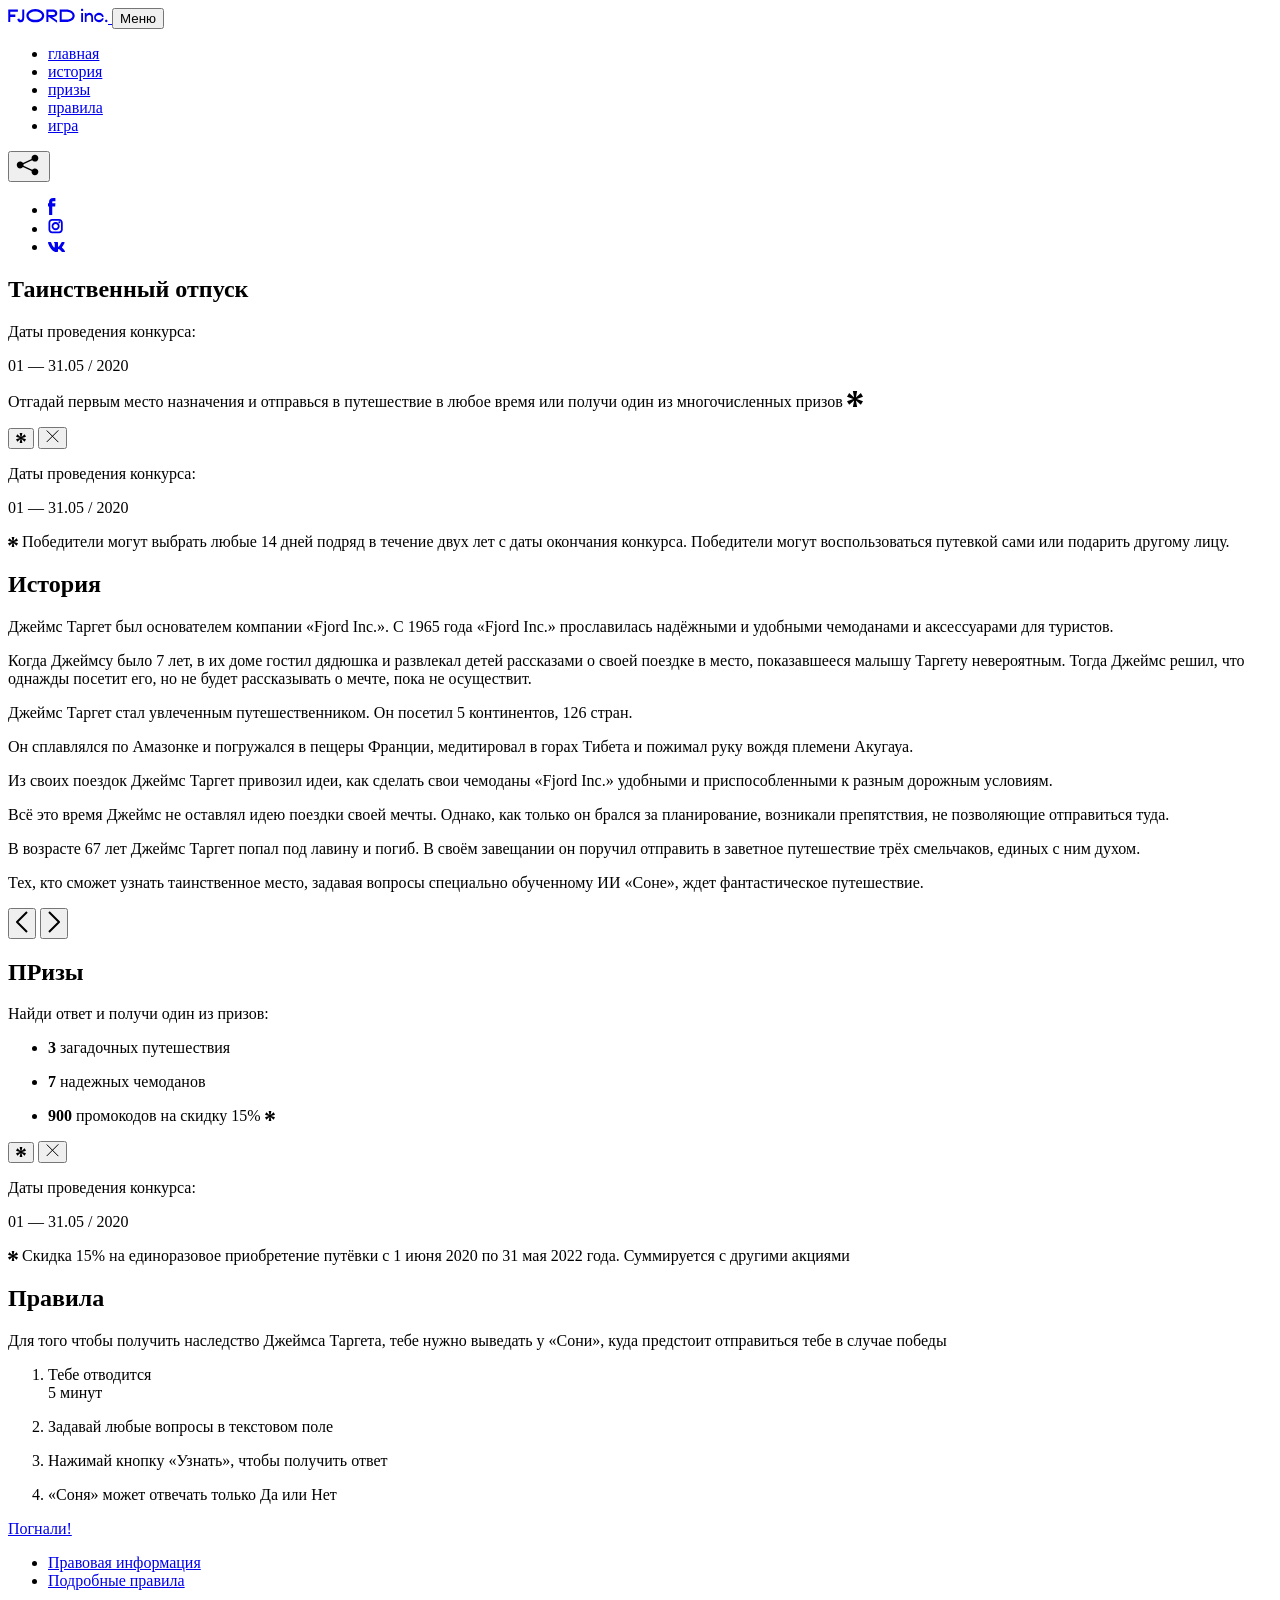
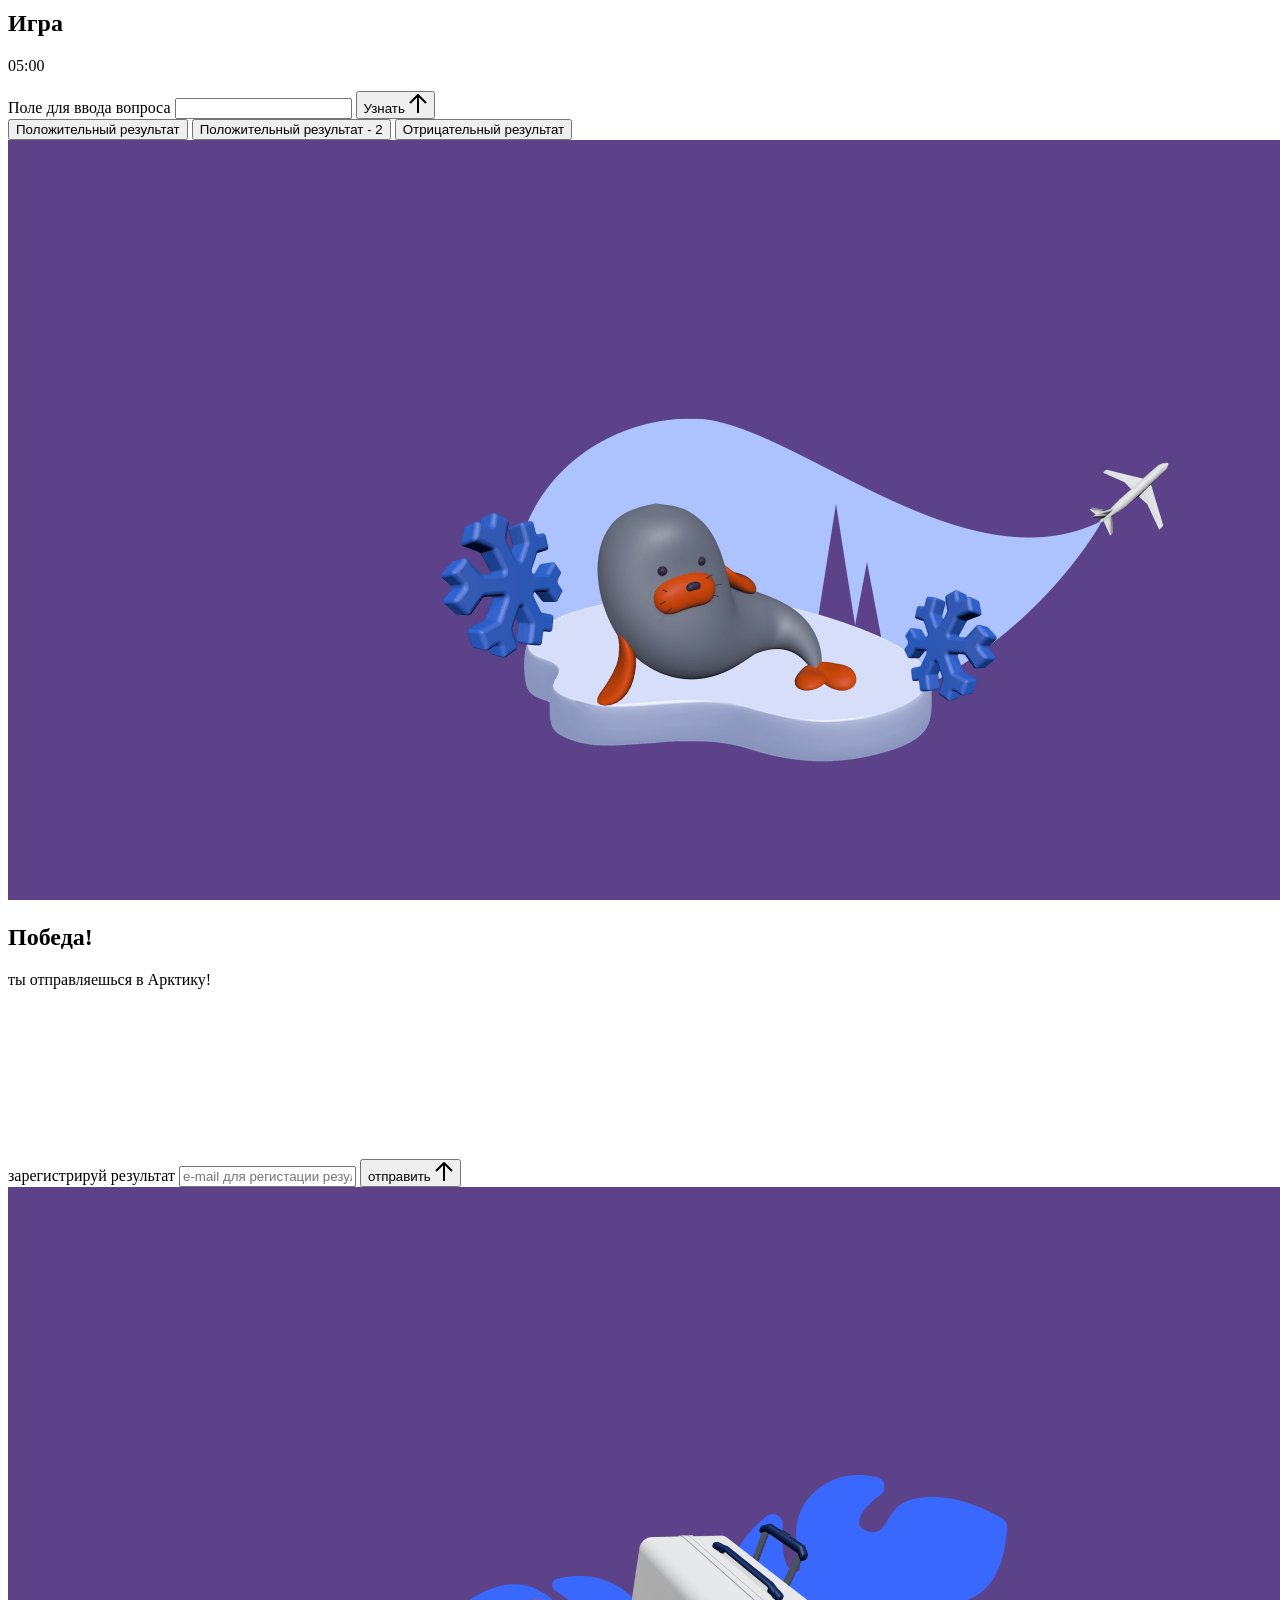
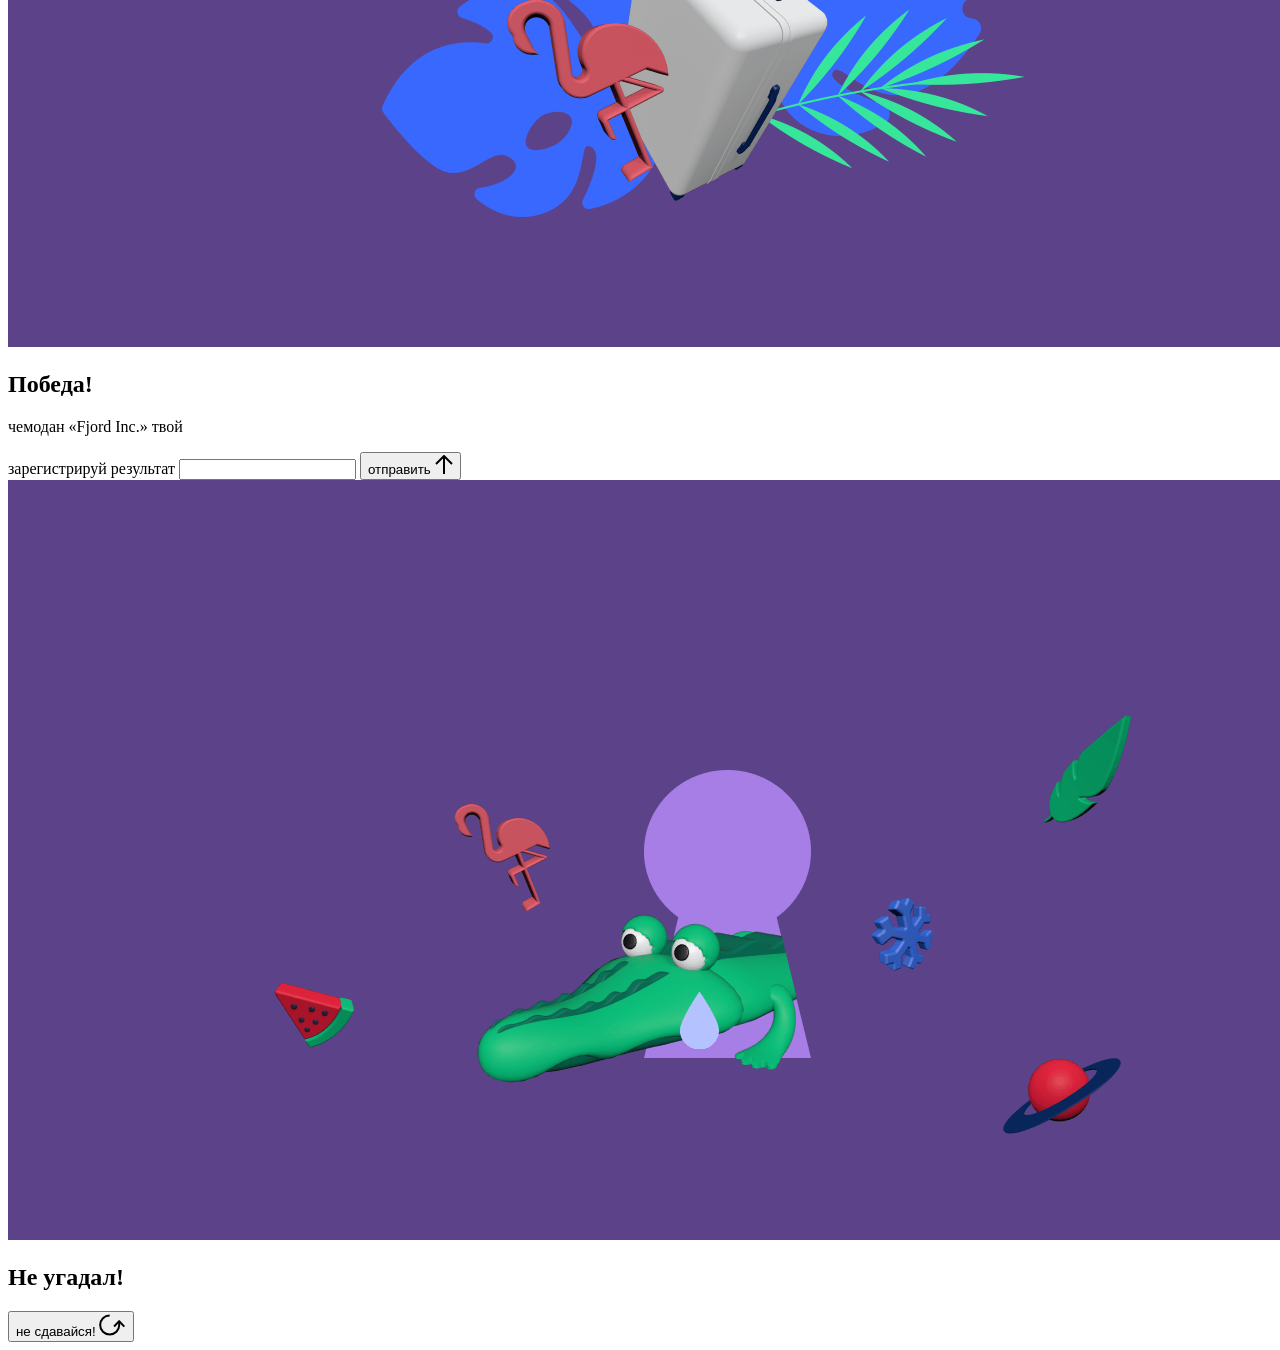
<file: source/index.html>
<!DOCTYPE html>
<html lang="ru">
<head>
  <meta charset="UTF-8">
  <meta name="description" content="">
  <meta name="viewport" content="width=device-width, initial-scale=1.0">
  <meta http-equiv="X-UA-Compatible" content="ie=edge">
  <title>Mysterious Vacation</title>
</head>
<body>

  <header class="page-header js-header">
    <div class="page-header__wrapper">
      <a href="#" class="page-header__logo" aria-label="Перейти на страницу FJORD.Inc">
        <svg width="100" height="15" viewBox="0 0 100 15" fill="none" xmlns="http://www.w3.org/2000/svg">
          <path d="M0.26 1.4V14H2.276V8.906H7.334V6.44H2.276V3.848H9.872V1.4H0.26ZM12.733 14.36C15.127 14.36 16.243 12.65 16.243 9.5V1.4H14.263V8.96C14.263 11.21 13.723 11.876 12.733 11.876C11.833 11.876 11.473 11.3 11.347 10.58L9.36702 10.94C9.63702 13.046 10.663 14.36 12.733 14.36ZM18.3918 7.7C18.3918 11.372 22.3878 14.36 27.3198 14.36C32.2518 14.36 36.2478 11.372 36.2478 7.7C36.2478 4.028 32.2518 1.04 27.3198 1.04C22.3878 1.04 18.3918 4.028 18.3918 7.7ZM20.6058 7.7C20.6058 5.378 23.6118 3.524 27.3198 3.524C30.9918 3.524 33.9798 5.378 33.9798 7.7C33.9798 10.004 30.9918 11.858 27.3198 11.858C23.6118 11.858 20.6058 10.004 20.6058 7.7ZM40.403 14V8.906H40.799L49.079 14.702V12.38L44.039 8.906H44.201C47.999 8.906 49.277 7.304 49.277 5.162C49.277 3.092 47.999 1.4 44.201 1.4H38.387V14H40.403ZM43.535 3.722C45.785 3.722 47.045 4.136 47.045 5.432C47.045 6.764 45.785 7.034 43.535 7.034H40.403V3.722H43.535ZM51.6936 1.382V14H57.8676C62.7456 14 66.7236 11.534 66.7236 7.7C66.7236 3.848 62.7456 1.382 57.8676 1.382H51.6936ZM53.7096 11.624V3.722H57.5436C61.5396 3.722 64.4916 5.018 64.4916 7.7C64.4916 10.238 61.5396 11.624 57.5436 11.624H53.7096ZM73.1832 14.018H74.9832V5H73.1832V14.018ZM72.9132 1.976C72.9132 2.57 73.3992 3.092 74.0832 3.092C74.7492 3.092 75.2352 2.57 75.2352 1.976C75.2352 1.382 74.7672 0.805999 74.0832 0.805999C73.3812 0.805999 72.9132 1.382 72.9132 1.976ZM76.7867 14H78.5687V9.104C78.7487 8.006 79.5947 6.962 81.0887 6.962C82.1147 6.962 83.2667 7.448 83.2667 9.554V14H85.0487V9.014C85.0487 6.152 83.2307 4.73 81.3587 4.73C79.9187 4.73 79.0727 5.558 78.5687 6.854V5H76.7867V14ZM90.9898 14.27C93.5098 14.27 95.3818 12.506 95.7238 10.328H94.0498C93.7258 11.3 92.6998 12.02 90.9898 12.02C88.8478 12.02 87.7678 10.922 87.7678 9.59C87.7678 8.24 88.8478 6.962 90.9898 6.962C92.7538 6.962 93.7978 7.844 94.0858 8.924H95.7418C95.4358 6.71 93.6178 4.73 90.9898 4.73C88.0918 4.73 86.1298 7.124 86.1298 9.59C86.1298 12.074 88.1278 14.27 90.9898 14.27ZM97.0693 12.938C97.0693 13.658 97.5553 14.144 98.2753 14.144C98.9953 14.144 99.4813 13.658 99.4813 12.938C99.4813 12.2 98.9953 11.714 98.2753 11.714C97.5553 11.714 97.0693 12.2 97.0693 12.938Z" fill="currentColor"/>
        </svg>
      </a>
      <button class="page-header__toggler js-menu-toggler" type="button" aria-label="Управление мобильным меню"><span>Меню</span></button>
      <nav class="page-header__nav">
        <div class="page-header__menu js-menu" id="menu">
          <ul>
            <li>
              <a class="js-menu-link active" href="#top" data-href="top">главная</a>
            </li>
            <li>
              <a class="js-menu-link" href="#story" data-href="story">история</a>
            </li>
            <li>
              <a class="js-menu-link" href="#prizes" data-href="prizes">призы</a>
            </li>
            <li>
              <a class="js-menu-link" href="#rules" data-href="rules">правила</a>
            </li>
            <li>
              <a class="js-menu-link" href="#game" data-href="game">игра</a>
            </li>
          </ul>
        </div>
        <div class="page-header__social">
          <div class="social-block js-social-block">
            <button class="social-block__toggler" aria-label="Управлять блоком с социальными кнопками">
              <svg width="26" height="22" viewBox="0 0 27 22" fill="none" xmlns="http://www.w3.org/2000/svg">
                <path d="M19.6721 7.43664C21.6273 7.43664 23.213 5.85095 23.213 3.89566C23.213 1.94037 21.6273 0.354675 19.6721 0.354675C17.7168 0.354675 16.1311 1.94037 16.1311 3.89566C16.1311 4.19968 16.1728 4.49178 16.2458 4.77345L7.21751 8.95527C6.57519 8.05214 5.52303 7.46049 4.33078 7.46049C2.37549 7.46049 0.789795 9.04618 0.789795 11.0015C0.789795 12.9568 2.37549 14.5425 4.33078 14.5425C5.52303 14.5425 6.57668 13.9508 7.21751 13.0477L16.2458 17.2295C16.1743 17.5112 16.1311 17.8033 16.1311 18.1073C16.1311 20.0626 17.7168 21.6483 19.6721 21.6483C21.6273 21.6483 23.213 20.0626 23.213 18.1073C23.213 16.152 21.6273 14.5663 19.6721 14.5663C18.4798 14.5663 17.4262 15.158 16.7853 16.0611L7.75701 11.8793C7.82854 11.5976 7.87176 11.3055 7.87176 11.0015C7.87176 10.6974 7.83003 10.4053 7.75701 10.1237L16.7853 5.94186C17.4262 6.84499 18.4783 7.43664 19.6721 7.43664Z" fill="currentColor"/>
              </svg>
            </button>
            <ul class="social-block__list">
              <li>
                <a class="social-block__link social-block__link--fb" href="#" aria-label="Мы на Facebook">
                  <svg width="8" height="17" viewBox="0 0 8 17" fill="none" xmlns="http://www.w3.org/2000/svg">
                    <path d="M4.24646 16.9899H1.09275L1.05793 8.49828H0V5.30707H1.05793V3.81124C1.05793 1.42084 2.57654 0 5.21735 0H7.41758V3.18585H5.30841C4.28262 3.18585 4.2478 3.48582 4.2478 4.24914V5.30707H7.42964L7.16716 8.49828H4.2478V16.9899H4.24646Z" fill="currentColor"/>
                  </svg>
                </a>
              </li>
              <li>
                <a class="social-block__link social-block__link--insta" href="#" aria-label="Мы в Instagram">
                  <svg width="15" height="15" viewBox="0 0 15 15" fill="none" xmlns="http://www.w3.org/2000/svg">
                    <path d="M11.0197 0H4.19806C2.14246 0 0.471191 1.66993 0.471191 3.72285V10.5499C0.471191 12.6082 2.14112 14.2727 4.19806 14.2727H11.0197C13.0753 14.2727 14.7466 12.6082 14.7466 10.5499V3.72285C14.7466 1.67127 13.0753 0 11.0197 0ZM11.0197 12.4849H4.19806C3.13076 12.4849 2.26432 11.6158 2.26432 10.5512V3.72419C2.26432 2.65956 3.13076 1.79715 4.19806 1.79715H11.0197C12.087 1.79715 12.9535 2.6609 12.9535 3.72419V10.5512C12.9535 11.6145 12.087 12.4849 11.0197 12.4849Z" fill="currentColor"/>
                    <path d="M7.60887 3.11084C5.38989 3.11084 3.58203 4.9187 3.58203 7.14036C3.58203 9.35532 5.38989 11.1645 7.60887 11.1645C9.83053 11.1645 11.6357 9.35666 11.6357 7.14036C11.6357 4.9187 9.83053 3.11084 7.60887 3.11084ZM7.60887 9.36871C6.37551 9.36871 5.37784 8.37372 5.37784 7.14036C5.37784 5.90699 6.37551 4.90665 7.60887 4.90665C8.83822 4.90665 9.84259 5.90833 9.84259 7.14036C9.84392 8.37238 8.83822 9.36871 7.60887 9.36871Z" fill="currentColor"/>
                    <path d="M11.3573 2.35962C10.8256 2.35962 10.3931 2.79752 10.3931 3.32381C10.3931 3.85546 10.8256 4.29336 11.3573 4.29336C11.8862 4.29336 12.3215 3.85546 12.3215 3.32381C12.3215 2.79752 11.8862 2.35962 11.3573 2.35962Z" fill="currentColor"/>
                  </svg>
                </a>
              </li>
              <li>
                <a class="social-block__link social-block__link--vk" href="#" aria-label="Мы ВКонтакте">
                  <svg width="17" height="10" viewBox="0 0 17 10" fill="none" xmlns="http://www.w3.org/2000/svg">
                    <path d="M14.1234 4.9002C14.1234 4.9002 16.3623 1.72708 16.5866 0.680242C16.6595 0.312285 16.4947 0.103188 16.1069 0.103188C16.1069 0.103188 14.8193 0.103188 14.168 0.103188C13.7235 0.103188 13.5587 0.293278 13.4235 0.579768C13.4235 0.579768 12.3724 2.82553 11.0969 4.24712C10.6861 4.70333 10.4781 4.84318 10.2511 4.84318C10.0646 4.84318 9.98625 4.6911 9.98625 4.27834V0.649016C9.98625 0.147997 9.92545 0.00135496 9.5066 0.00135496H6.39628C6.15578 0.00135496 6.0085 0.134417 6.0085 0.324506C6.0085 0.801084 6.73406 0.908351 6.73406 2.20231V4.87305C6.73406 5.40529 6.70569 5.61575 6.45303 5.61575C5.78016 5.61575 4.19528 3.30618 3.30623 0.678887C3.12923 0.145282 2.93737 0 2.43475 0H0.486409C0.205373 0 0 0.190085 0 0.476576C0 0.991172 0.60666 3.40801 2.99277 6.64358C4.59927 8.8201 6.70569 10 8.60269 10C9.76196 10 10.0416 9.80312 10.0416 9.31432V7.63883C10.0416 7.22607 10.2065 7.04956 10.4429 7.04956C10.7078 7.04956 11.1847 7.13238 12.2805 8.22268C13.5843 9.47862 13.6762 10 14.3896 10H16.5676C16.7919 10 17 9.89273 17 9.52342C17 9.02919 16.3623 8.15343 15.384 7.10659C14.9801 6.56755 14.3302 5.98914 14.1248 5.72301C13.8275 5.40801 13.9154 5.23014 14.1234 4.9002Z" fill="currentColor"/>
                  </svg>
                </a>
              </li>
            </ul>
          </div>
        </div>
      </nav>
    </div>
  </header>

  <main class="page-content">

    <section class="animation-screen"></section>

    <section class="screen screen--hidden screen--intro" id="top">
      <div class="screen__wrapper">
        <div class="intro">
          <h1 class="intro__title">Таинственный отпуск</h1>
          <div class="intro__content">
            <div class="intro__info">
              <p class="intro__label">Даты проведения конкурса:</p>
              <p class="intro__date">01 — 31.05 / 2020</p>
            </div>
            <div class="intro__message">
              <p>
                Отгадай первым место назначения и&nbsp;отправься в&nbsp;путешествие в&nbsp;любое время или получи один из многочисленных призов
                <svg width="16" height="16" viewBox="0 0 10 10" fill="none" xmlns="http://www.w3.org/2000/svg">
                  <path d="M0 6.35337L3.90271 4.99012L0 3.64663L1.34615 1.32374L4.44287 4.01073L3.67364 0H6.34615L5.57692 4.01073L8.65385 1.32374L10 3.64663L6.13405 4.99012L10 6.35337L8.65385 8.65651L5.57692 5.98927L6.34615 10H3.67364L4.44287 5.96952L1.34615 8.65651L0 6.35337Z" fill="currentColor"/>
                </svg>
              </p>
            </div>
          </div>
        </div>
      </div>
      <div class="screen__footer js-footer">
        <button class="screen__footer-enlarge js-footer-toggler" type="button" aria-label="Показать сообщение">
          <svg width="10" height="10" viewBox="0 0 10 10" fill="none" xmlns="http://www.w3.org/2000/svg">
            <path d="M0 6.35337L3.90271 4.99012L0 3.64663L1.34615 1.32374L4.44287 4.01073L3.67364 0H6.34615L5.57692 4.01073L8.65385 1.32374L10 3.64663L6.13405 4.99012L10 6.35337L8.65385 8.65651L5.57692 5.98927L6.34615 10H3.67364L4.44287 5.96952L1.34615 8.65651L0 6.35337Z" fill="currentColor"/>
          </svg>
        </button>
        <button class="screen__footer-collapse js-footer-toggler" type="button" aria-label="Скрыть сообщение">
          <svg width="13" height="13" viewBox="0 0 13 13" fill="none" xmlns="http://www.w3.org/2000/svg">
            <line x1="12.3536" y1="0.353553" x2="0.738349" y2="11.9688" stroke="currentColor"/>
            <line x1="0.738319" y1="0.539925" x2="12.3535" y2="12.1551" stroke="currentColor"/>
          </svg>
        </button>
        <div class="screen__footer-wrapper">
          <div class="screen__footer-announce">
            <p class="screen__footer-label">Даты проведения конкурса:</p>
            <p class="screen__footer-date">01 — 31.05 / 2020</p>
          </div>
          <div class="screen__footer-note">
            <p>
              <svg width="10" height="10" viewBox="0 0 10 10" fill="none" xmlns="http://www.w3.org/2000/svg">
                <path d="M0 6.35337L3.90271 4.99012L0 3.64663L1.34615 1.32374L4.44287 4.01073L3.67364 0H6.34615L5.57692 4.01073L8.65385 1.32374L10 3.64663L6.13405 4.99012L10 6.35337L8.65385 8.65651L5.57692 5.98927L6.34615 10H3.67364L4.44287 5.96952L1.34615 8.65651L0 6.35337Z" fill="currentColor"/>
              </svg>
              <span>Победители могут выбрать любые 14 дней подряд в&nbsp;течение двух лет с&nbsp;даты окончания конкурса. Победители могут воспользоваться путевкой сами или подарить другому лицу.</span>
            </p>
          </div>
        </div>
      </div>
    </section>

    <section class="screen screen--hidden screen--story" id="story">

      <div class="slider swiper-container js-slider">

        <div class="swiper-wrapper">

          <div class="slider__item swiper-slide">
            <h2 class="slider__item-title">История</h2>
            <p class="slider__item-text">Джеймс Таргет был основателем компании &laquo;Fjord Inc.&raquo;. С&nbsp;1965 года &laquo;Fjord Inc.&raquo; прославилась надёжными и&nbsp;удобными чемоданами и&nbsp;аксессуарами для туристов.</p>
          </div>

          <div class="slider__item swiper-slide">
            <p class="slider__item-text">Когда Джеймсу было 7&nbsp;лет, в&nbsp;их&nbsp;доме гостил дядюшка и&nbsp;развлекал детей рассказами о&nbsp;своей поездке в&nbsp;место, показавшееся малышу Таргету невероятным. Тогда Джеймс решил, что однажды посетит его, но&nbsp;не&nbsp;будет рассказывать о&nbsp;мечте, пока не&nbsp;осуществит.</p>
          </div>

          <div class="slider__item swiper-slide">
            <p class="slider__item-text">Джеймс Таргет стал увлеченным путешественником. Он&nbsp;посетил 5&nbsp;континентов, 126&nbsp;стран.</p>
          </div>

          <div class="slider__item swiper-slide">
            <p class="slider__item-text">Он&nbsp;сплавлялся по&nbsp;Амазонке и&nbsp;погружался в&nbsp;пещеры Франции, медитировал в&nbsp;горах Тибета и&nbsp;пожимал руку вождя племени Акугауа.</p>
          </div>

          <div class="slider__item swiper-slide">
            <p class="slider__item-text">Из&nbsp;своих поездок Джеймс Таргет привозил идеи, как сделать свои чемоданы &laquo;Fjord Inc.&raquo; удобными и&nbsp;приспособленными к&nbsp;разным дорожным условиям.</p>
          </div>

          <div class="slider__item swiper-slide">
            <p class="slider__item-text">Всё это время Джеймс не&nbsp;оставлял идею поездки своей мечты. Однако, как только он&nbsp;брался за&nbsp;планирование, возникали препятствия, не&nbsp;позволяющие отправиться туда.</p>
          </div>

          <div class="slider__item swiper-slide">
            <p class="slider__item-text">В&nbsp;возрасте 67&nbsp;лет Джеймс Таргет попал под лавину и&nbsp;погиб. В&nbsp;своём завещании он&nbsp;поручил отправить в&nbsp;заветное путешествие трёх смельчаков, единых с&nbsp;ним духом.</p>
          </div>

          <div class="slider__item swiper-slide">
            <p class="slider__item-text">Тех, кто сможет узнать таинственное место, задавая вопросы специально обученному ИИ&nbsp;&laquo;Соне&raquo;, ждет фантастическое путешествие.</p>
          </div>
        </div>
        <div class="slider__controls">
          <button class="slider__control slider__control--prev js-control-prev" type="button" aria-label="Показать предыдущую историю">
            <svg width="12" height="22" viewBox="0 0 12 22" fill="none" xmlns="http://www.w3.org/2000/svg">
              <path d="M11 1L1 11L11 21" stroke="currentColor" stroke-width="2" stroke-linejoin="round"/>
            </svg>
          </button>
          <button class="slider__control slider__control--next js-control-next" type="button" aria-label="Показать следующую историю">
            <svg width="12" height="22" viewBox="0 0 12 22" fill="none" xmlns="http://www.w3.org/2000/svg">
              <path d="M1 1L11 11L1 21" stroke="currentColor" stroke-width="2" stroke-linejoin="round"/>
            </svg>
          </button>
        </div>
        <div class="slider__pagination swiper-pagination"></div>
      </div>
    </section>

    <section class="screen screen--hidden screen--prizes" id="prizes">
      <div class="screen__wrapper">
        <div class="prizes">
          <h2 class="prizes__title">ПРизы</h2>
          <div class="prizes__lead">
            <p>Найди ответ и&nbsp;получи один из&nbsp;призов:</p>
          </div>
          <ul class="prizes__list">
            <li class="prizes__item prizes__item--journeys">
              <div class="prizes__icon">
                <picture>
                  <source srcset="img/prize1-mob.svg" media="(orientation: portrait)">
                  <include src="img/module-3/img/primary-award-from.svg"></include>
                </picture>
              </div>
              <p class="prizes__desc">
                <b class="prizes__desc--primary-number">3</b>
                <span class="prizes__desc--text">загадочных путешествия</span>
              </p>
            </li>
            <li class="prizes__item prizes__item--cases">
              <div class="prizes__icon">
                <picture>
                  <source srcset="img/prize2-mob.svg" media="(orientation: portrait)">
                  <include src="img/module-3/img/secondary-award-from.svg"></include>
                </picture>
              </div>
              <p class="prizes__desc">
                <b class="prizes__desc--secondary-number">7</b>
                <span class="prizes__desc--text">надежных чемоданов</span>
              </p>
            </li>
            <li class="prizes__item prizes__item--codes">
              <div class="prizes__icon">
                <picture>
                  <source srcset="img/prize3-mob.svg" media="(orientation: portrait)">
                  <include src="img/module-3/img/additional-award-from.svg"></include>
                </picture>
              </div>
              <p class="prizes__desc">
                <b class="prizes__desc--additional-number">900</b>
                <span class="prizes__desc--text">
                  промокодов на&nbsp;скидку 15%
                  <svg width="10" height="10" viewBox="0 0 10 10" fill="none" xmlns="http://www.w3.org/2000/svg">
                    <path d="M0 6.35337L3.90271 4.99012L0 3.64663L1.34615 1.32374L4.44287 4.01073L3.67364 0H6.34615L5.57692 4.01073L8.65385 1.32374L10 3.64663L6.13405 4.99012L10 6.35337L8.65385 8.65651L5.57692 5.98927L6.34615 10H3.67364L4.44287 5.96952L1.34615 8.65651L0 6.35337Z" fill="currentColor"/>
                  </svg>
                </span>
              </p>
            </li>
          </ul>
        </div>
      </div>
      <div class="screen__footer js-footer">
        <button class="screen__footer-enlarge js-footer-toggler" type="button" aria-label="Показать сообщение">
          <svg width="10" height="10" viewBox="0 0 10 10" fill="none" xmlns="http://www.w3.org/2000/svg">
            <path d="M0 6.35337L3.90271 4.99012L0 3.64663L1.34615 1.32374L4.44287 4.01073L3.67364 0H6.34615L5.57692 4.01073L8.65385 1.32374L10 3.64663L6.13405 4.99012L10 6.35337L8.65385 8.65651L5.57692 5.98927L6.34615 10H3.67364L4.44287 5.96952L1.34615 8.65651L0 6.35337Z" fill="currentColor"/>
          </svg>
        </button>
        <button class="screen__footer-collapse js-footer-toggler" type="button" aria-label="Скрыть сообщение">
          <svg width="13" height="13" viewBox="0 0 13 13" fill="none" xmlns="http://www.w3.org/2000/svg">
            <line x1="12.3536" y1="0.353553" x2="0.738349" y2="11.9688" stroke="currentColor"/>
            <line x1="0.738319" y1="0.539925" x2="12.3535" y2="12.1551" stroke="currentColor"/>
          </svg>
        </button>
        <div class="screen__footer-wrapper">
          <div class="screen__footer-announce">
            <p class="screen__footer-label">Даты проведения конкурса:</p>
            <p class="screen__footer-date">01 — 31.05 / 2020</p>
          </div>
          <div class="screen__footer-note">
            <p>
              <svg width="10" height="10" viewBox="0 0 10 10" fill="none" xmlns="http://www.w3.org/2000/svg">
                <path d="M0 6.35337L3.90271 4.99012L0 3.64663L1.34615 1.32374L4.44287 4.01073L3.67364 0H6.34615L5.57692 4.01073L8.65385 1.32374L10 3.64663L6.13405 4.99012L10 6.35337L8.65385 8.65651L5.57692 5.98927L6.34615 10H3.67364L4.44287 5.96952L1.34615 8.65651L0 6.35337Z" fill="currentColor"/>
              </svg>
              <span>Скидка&nbsp;15% на&nbsp;единоразовое приобретение путёвки с&nbsp;1&nbsp;июня 2020 по&nbsp;31&nbsp;мая 2022&nbsp;года. Суммируется с&nbsp;другими акциями</span>
            </p>
          </div>
        </div>
      </div>
    </section>

    <section class="screen screen--hidden screen--rules" id="rules">
      <div class="screen__wrapper">
        <div class="rules">
          <h2 class="rules__title">Правила</h2>
          <div class="rules__lead">
            <p>Для того чтобы получить наследство Джеймса Таргета, тебе нужно выведать у&nbsp;&laquo;Сони&raquo;, куда предстоит отправиться тебе в&nbsp;случае победы</p>
          </div>
          <ol class="rules__list">
            <li class="rules__item">
              <p>Тебе отводится <br>5&nbsp;минут</p>
            </li>
            <li class="rules__item">
              <p>Задавай любые вопросы в&nbsp;текстовом поле</p>
            </li>
            <li class="rules__item">
              <p>Нажимай кнопку &laquo;Узнать&raquo;, чтобы получить ответ</p>
            </li>
            <li class="rules__item">
              <p>&laquo;Соня&raquo; может отвечать только&nbsp;Да или Нет</p>
            </li>
          </ol>
          <a href="#game" class="rules__link btn">Погнали!</a>
        </div>
      </div>
      <div class="screen__disclaimer">
        <div class="disclaimer">
          <ul>
            <li>
              <a href="#">Правовая информация</a>
            </li>
            <li>
              <a href="#">Подробные правила</a>
            </li>
          </ul>
        </div>
      </div>
    </section>

    <section class="screen screen--hidden screen--game" id="game">
      <div class="screen__wrapper">
        <div class="game">
          <div class="game__header">
            <h2 class="game__title">Игра</h2>
            <div class="game__counter">
              <span>05</span>:<span>00</span>
            </div>
          </div>
          <div class="game__body">
            <div class="chat">
              <div class="chat__body js-chat">
                <ul class="chat__list" id="messages"></ul>
              </div>
              <div class="chat__footer">
                <form action="#" method="post" class="form" id="message-form">
                  <label for="message-field" class="visually-hidden">Поле для ввода вопроса</label>
                  <input type="text" class="form__field" id="message-field">
                  <button class="form__button btn">
                    Узнать
                    <svg width="18" height="19" viewBox="0 0 18 19" fill="none" xmlns="http://www.w3.org/2000/svg">
                      <path stroke="currentColor" stroke-width="2" d="M9 19V1"/>
                      <path d="M1 9l8-8 8 8" stroke="currentColor" stroke-width="2" stroke-linejoin="round"/>
                    </svg>
                  </button>
                </form>
              </div>
            </div>
          </div>
          <!-- временные кнопки для показа результата -->
          <div class="game__buttons">
            <button class="game__button btn js-show-result" type="button" data-target="result">Положительный результат</button>
            <button class="game__button btn js-show-result" type="button" data-target="result2">Положительный результат - 2</button>
            <button class="game__button btn js-show-result" type="button" data-target="result3">Отрицательный результат</button>
          </div>
        </div>
      </div>
    </section>

    <section class="screen screen--hidden screen--result" id="result">
      <div class="screen__wrapper">
        <div class="result result--trip">
          <div class="result__image">
            <picture>
              <source srcset="img/result1-mob.png 1x, img/result1-mob@2x.png 2x" media="(max-width: 768px) and (orientation: portrait)">
              <img src="img/result1.png" srcset="img/result1@2x.png 2x" alt="">
            </picture>
          </div>
          <h2 class="result__title">
            <span class="visually-hidden">Победа!</span>
            <include src="img/module-3/img/winner-text.svg"></include>
          </h2>
          <div class="result__text">
            <p>ты&nbsp;отправляешься в&nbsp;Арктику!</p>
          </div>
          <canvas class="result__sea-calf-scene" id="sea-calf-scene"></canvas>
          <div class="result__form">
            <form action="#" method="post" class="form form--result">
              <label for="email-field" class="form__label">зарегистрируй результат</label>
              <input type="email" class="form__field" id="email-field" placeholder="e-mail для регистации результата и получения приза" required>
              <button class="form__button btn">
                отправить
                <svg width="18" height="19" viewBox="0 0 18 19" fill="none" xmlns="http://www.w3.org/2000/svg">
                  <path stroke="currentColor" stroke-width="2" d="M9 19V1"/>
                  <path d="M1 9l8-8 8 8" stroke="currentColor" stroke-width="2" stroke-linejoin="round"/>
                </svg>
              </button>
            </form>
          </div>
        </div>
      </div>
    </section>

    <section class="screen screen--hidden screen--result" id="result2">
      <div class="screen__wrapper">
        <div class="result result--prize">
          <div class="result__image">
            <picture>
              <source srcset="img/result2-mob.png 1x, img/result2-mob@2x.png 2x" media="(max-width: 768px) and (orientation: portrait)">
              <img src="img/result2.png" srcset="img/result2@2x.png 2x" alt="">
            </picture>
            <div class="background-image blue-leaf-left"></div>
            <div class="background-image blue-leaf-right"></div>
            <div class="background-image green-leaf"></div>
            <div class="background-image suitcase"></div>
            <div class="background-image flamingo"></div>
          </div>
          <h2 class="result__title">
            <span class="visually-hidden">Победа!</span>
            <include src="img/module-3/img/winner-text.svg"></include>
          </h2>
          <div class="result__text">
            <p>чемодан &laquo;Fjord&nbsp;Inc.&raquo;&nbsp;твой</p>
          </div>
          <div class="result__form">
            <form action="#" method="post" class="form form--result">
              <label for="email-field2" class="form__label">зарегистрируй результат</label>
              <input type="email" class="form__field" id="email-field2" required>
              <button class="form__button btn">
                <span>отправить</span>
                <svg width="18" height="19" viewBox="0 0 18 19" fill="none" xmlns="http://www.w3.org/2000/svg">
                  <path stroke="currentColor" stroke-width="2" d="M9 19V1"/>
                  <path d="M1 9l8-8 8 8" stroke="currentColor" stroke-width="2" stroke-linejoin="round"/>
                </svg>
              </button>
            </form>
          </div>
        </div>
      </div>
    </section>

    <section class="screen screen--hidden screen--result" id="result3">
      <div class="screen__wrapper">
        <div class="result result--negative">
          <div class="result__image">
            <picture>
              <source srcset="img/result3-mob.png 1x, img/result3-mob@2x.png 2x" media="(max-width: 768px) and (orientation: portrait)">
              <img src="img/result3.png" srcset="img/result3@2x.png 2x" alt="">
            </picture>
          </div>
          <h2 class="result__title">
            <span class="visually-hidden">Не угадал!</span>
            <include src="img/module-3/img/lose-text.svg"></include>
          </h2>
          <button class="result__button js-play" type="button">
            не сдавайся!
            <span>
              <svg width="27" height="22" viewBox="0 0 27 22" fill="none" xmlns="http://www.w3.org/2000/svg">
                <path d="M10.6899 1.47998C5.42992 1.47998 1.16992 5.73998 1.16992 11C1.16992 16.26 5.42992 20.52 10.6899 20.52C15.9499 20.52 20.2099 16.26 20.2099 11V7.13998" stroke="currentColor" stroke-width="2" stroke-miterlimit="10"/>
                <path d="M15.1099 12.5099L20.1499 7.13989L25.3099 12.6299" stroke="currentColor" stroke-width="2" stroke-miterlimit="10" stroke-linejoin="round"/>
              </svg>
            </span>
          </button>
        </div>
      </div>
    </section>

    <section class="screen-fill"></section>

  </main>

</body>
</html>
</file>
